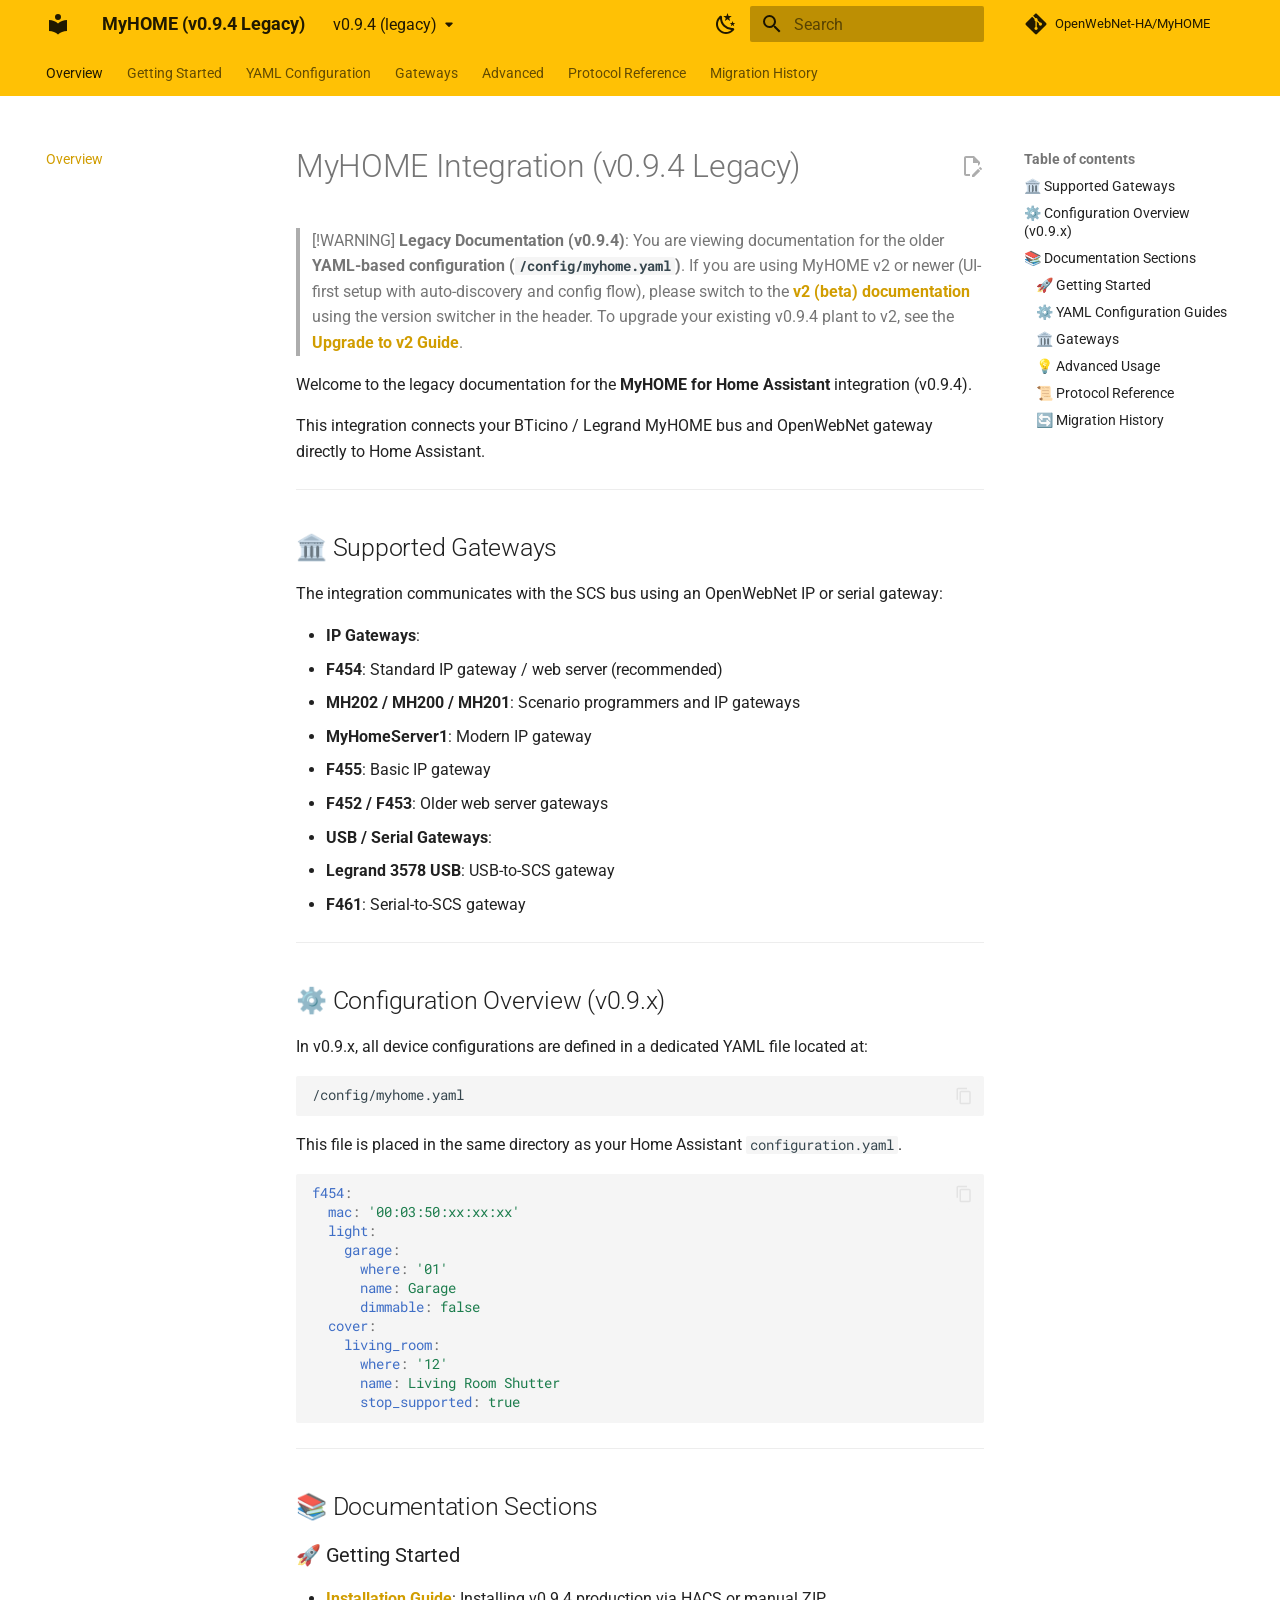
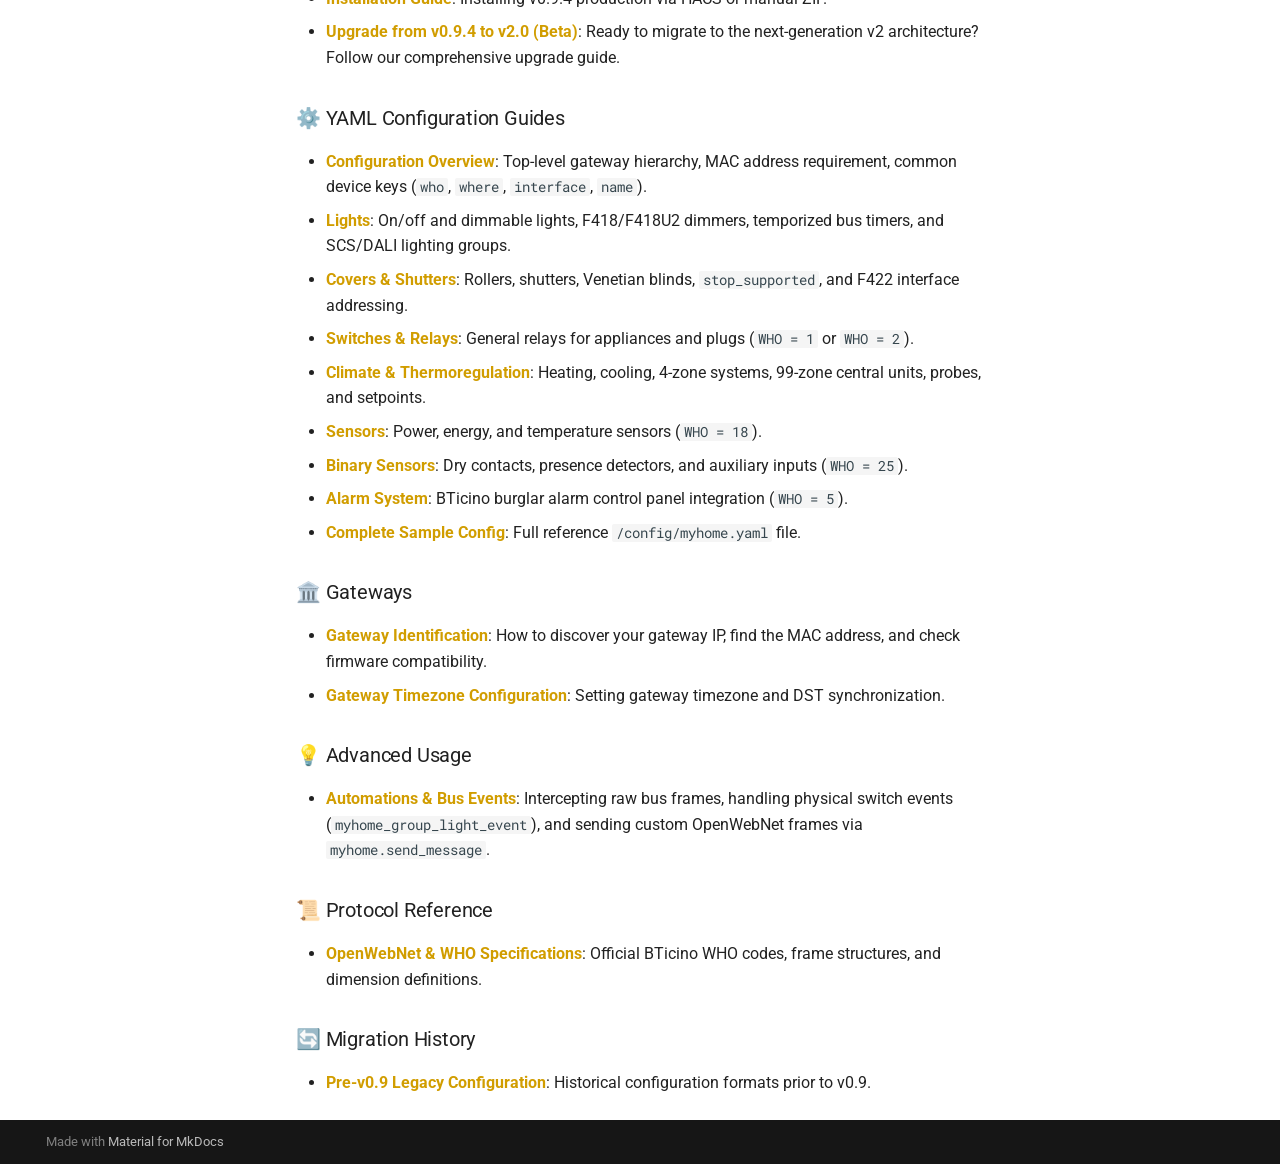
<file: 0.9.4/index.html>
<!doctype html>
<html lang="en" class="no-js">
  <head>
    
      <meta charset="utf-8">
      <meta name="viewport" content="width=device-width,initial-scale=1">
      
        <meta name="description" content="Legacy YAML configuration documentation for the MyHOME v0.9.4 Home Assistant integration.">
      
      
      
        <link rel="canonical" href="https://openwebnet-ha.github.io/MyHOME/0.9.4/">
      
      
      
        <link rel="next" href="getting-started/installation/">
      
      
        
      
      
      <link rel="icon" href="assets/images/favicon.png">
      <meta name="generator" content="mkdocs-1.6.1, mkdocs-material-9.8.0">
    
    
      
        <title>MyHOME (v0.9.4 Legacy)</title>
      
    
    
      <link rel="stylesheet" href="assets/stylesheets/main.57a0d79d.min.css">
      
        
        <link rel="stylesheet" href="assets/stylesheets/palette.fb2fffe2.min.css">
      
      


    
    
      
    
    
      
        
        
        <link rel="preconnect" href="https://fonts.gstatic.com" crossorigin>
        <link rel="stylesheet" href="https://fonts.googleapis.com/css?family=Roboto:300,300i,400,400i,700,700i%7CRoboto+Mono:400,400i,700,700i&display=fallback">
        <style>:root{--md-text-font:"Roboto";--md-code-font:"Roboto Mono"}</style>
      
    
    
    <script>__md_scope=new URL(".",location),__md_hash=e=>[...e].reduce(((e,_)=>(e<<5)-e+_.charCodeAt(0)),0),__md_get=(e,_=localStorage,t=__md_scope)=>JSON.parse(_.getItem(t.pathname+"."+e)),__md_set=(e,_,t=localStorage,a=__md_scope)=>{try{t.setItem(a.pathname+"."+e,JSON.stringify(_))}catch(e){}}</script>
    
      

    
    
  </head>
  
  
    
    
      
    
    
    
    
    <body dir="ltr" data-md-color-scheme="default" data-md-color-primary="amber" data-md-color-accent="teal">
  
    
    <input class="md-toggle" data-md-toggle="drawer" type="checkbox" id="__drawer" autocomplete="off">
    <input class="md-toggle" data-md-toggle="search" type="checkbox" id="__search" autocomplete="off">
    <label class="md-overlay" for="__drawer"></label>
    <div data-md-component="skip">
      
        
        <a href="#myhome-integration-v094-legacy" class="md-skip">
          Skip to content
        </a>
      
    </div>
    <div data-md-component="announce">
      
    </div>
    
      <div data-md-color-scheme="default" data-md-component="outdated" hidden>
        
      </div>
    
    
      

<header class="md-header" data-md-component="header">
  <nav class="md-header__inner md-grid" aria-label="Header">
    <a href="." title="MyHOME (v0.9.4 Legacy)" class="md-header__button md-logo" aria-label="MyHOME (v0.9.4 Legacy)" data-md-component="logo">
      
  
  <svg xmlns="http://www.w3.org/2000/svg" viewBox="0 0 24 24"><path d="M12 8a3 3 0 0 0 3-3 3 3 0 0 0-3-3 3 3 0 0 0-3 3 3 3 0 0 0 3 3m0 3.54C9.64 9.35 6.5 8 3 8v11c3.5 0 6.64 1.35 9 3.54 2.36-2.19 5.5-3.54 9-3.54V8c-3.5 0-6.64 1.35-9 3.54"/></svg>

    </a>
    <label class="md-header__button md-icon" for="__drawer">
      
      <svg xmlns="http://www.w3.org/2000/svg" viewBox="0 0 24 24"><path d="M3 6h18v2H3zm0 5h18v2H3zm0 5h18v2H3z"/></svg>
    </label>
    <div class="md-header__title" data-md-component="header-title">
      <div class="md-header__ellipsis">
        <div class="md-header__topic">
          <span class="md-ellipsis">
            MyHOME (v0.9.4 Legacy)
          </span>
        </div>
        <div class="md-header__topic" data-md-component="header-topic">
          <span class="md-ellipsis">
            
              Overview
            
          </span>
        </div>
      </div>
    </div>
    
      
        <form class="md-header__option" data-md-component="palette">
  
    
    
    
    <input class="md-option" data-md-color-media="" data-md-color-scheme="default" data-md-color-primary="amber" data-md-color-accent="teal"  aria-label="Switch to dark mode"  type="radio" name="__palette" id="__palette_0">
    
      <label class="md-header__button md-icon" title="Switch to dark mode" for="__palette_1" hidden>
        <svg xmlns="http://www.w3.org/2000/svg" viewBox="0 0 24 24"><path d="m17.75 4.09-2.53 1.94.91 3.06-2.63-1.81-2.63 1.81.91-3.06-2.53-1.94L12.44 4l1.06-3 1.06 3zm3.5 6.91-1.64 1.25.59 1.98-1.7-1.17-1.7 1.17.59-1.98L15.75 11l2.06-.05L18.5 9l.69 1.95zm-2.28 4.95c.83-.08 1.72 1.1 1.19 1.85-.32.45-.66.87-1.08 1.27C15.17 23 8.84 23 4.94 19.07c-3.91-3.9-3.91-10.24 0-14.14.4-.4.82-.76 1.27-1.08.75-.53 1.93.36 1.85 1.19-.27 2.86.69 5.83 2.89 8.02a9.96 9.96 0 0 0 8.02 2.89m-1.64 2.02a12.08 12.08 0 0 1-7.8-3.47c-2.17-2.19-3.33-5-3.49-7.82-2.81 3.14-2.7 7.96.31 10.98 3.02 3.01 7.84 3.12 10.98.31"/></svg>
      </label>
    
  
    
    
    
    <input class="md-option" data-md-color-media="" data-md-color-scheme="slate" data-md-color-primary="amber" data-md-color-accent="teal"  aria-label="Switch to light mode"  type="radio" name="__palette" id="__palette_1">
    
      <label class="md-header__button md-icon" title="Switch to light mode" for="__palette_0" hidden>
        <svg xmlns="http://www.w3.org/2000/svg" viewBox="0 0 24 24"><path d="M12 7a5 5 0 0 1 5 5 5 5 0 0 1-5 5 5 5 0 0 1-5-5 5 5 0 0 1 5-5m0 2a3 3 0 0 0-3 3 3 3 0 0 0 3 3 3 3 0 0 0 3-3 3 3 0 0 0-3-3m0-7 2.39 3.42C13.65 5.15 12.84 5 12 5s-1.65.15-2.39.42zM3.34 7l4.16-.35A7.2 7.2 0 0 0 5.94 8.5c-.44.74-.69 1.5-.83 2.29zm.02 10 1.76-3.77a7.131 7.131 0 0 0 2.38 4.14zM20.65 7l-1.77 3.79a7.02 7.02 0 0 0-2.38-4.15zm-.01 10-4.14.36c.59-.51 1.12-1.14 1.54-1.86.42-.73.69-1.5.83-2.29zM12 22l-2.41-3.44c.74.27 1.55.44 2.41.44.82 0 1.63-.17 2.37-.44z"/></svg>
      </label>
    
  
</form>
      
    
    
      <script>var palette=__md_get("__palette");if(palette&&palette.color){if("(prefers-color-scheme)"===palette.color.media){var media=matchMedia("(prefers-color-scheme: light)"),input=document.querySelector(media.matches?"[data-md-color-media='(prefers-color-scheme: light)']":"[data-md-color-media='(prefers-color-scheme: dark)']");palette.color.media=input.getAttribute("data-md-color-media"),palette.color.scheme=input.getAttribute("data-md-color-scheme"),palette.color.primary=input.getAttribute("data-md-color-primary"),palette.color.accent=input.getAttribute("data-md-color-accent")}for(var[key,value]of Object.entries(palette.color))document.body.setAttribute("data-md-color-"+key,value)}</script>
    
    
    
      
      
        <label class="md-header__button md-icon" for="__search">
          
          <svg xmlns="http://www.w3.org/2000/svg" viewBox="0 0 24 24"><path d="M9.5 3A6.5 6.5 0 0 1 16 9.5c0 1.61-.59 3.09-1.56 4.23l.27.27h.79l5 5-1.5 1.5-5-5v-.79l-.27-.27A6.52 6.52 0 0 1 9.5 16 6.5 6.5 0 0 1 3 9.5 6.5 6.5 0 0 1 9.5 3m0 2C7 5 5 7 5 9.5S7 14 9.5 14 14 12 14 9.5 12 5 9.5 5"/></svg>
        </label>
        <div class="md-search" data-md-component="search" role="dialog">
  <label class="md-search__overlay" for="__search"></label>
  <div class="md-search__inner" role="search">
    <form class="md-search__form" name="search">
      <input type="text" class="md-search__input" name="query" aria-label="Search" placeholder="Search" autocapitalize="off" autocorrect="off" autocomplete="off" spellcheck="false" data-md-component="search-query" required>
      <label class="md-search__icon md-icon" for="__search">
        
        <svg xmlns="http://www.w3.org/2000/svg" viewBox="0 0 24 24"><path d="M9.5 3A6.5 6.5 0 0 1 16 9.5c0 1.61-.59 3.09-1.56 4.23l.27.27h.79l5 5-1.5 1.5-5-5v-.79l-.27-.27A6.52 6.52 0 0 1 9.5 16 6.5 6.5 0 0 1 3 9.5 6.5 6.5 0 0 1 9.5 3m0 2C7 5 5 7 5 9.5S7 14 9.5 14 14 12 14 9.5 12 5 9.5 5"/></svg>
        
        <svg xmlns="http://www.w3.org/2000/svg" viewBox="0 0 24 24"><path d="M20 11v2H8l5.5 5.5-1.42 1.42L4.16 12l7.92-7.92L13.5 5.5 8 11z"/></svg>
      </label>
      <nav class="md-search__options" aria-label="Search">
        
        <button type="reset" class="md-search__icon md-icon" title="Clear" aria-label="Clear" tabindex="-1">
          
          <svg xmlns="http://www.w3.org/2000/svg" viewBox="0 0 24 24"><path d="M19 6.41 17.59 5 12 10.59 6.41 5 5 6.41 10.59 12 5 17.59 6.41 19 12 13.41 17.59 19 19 17.59 13.41 12z"/></svg>
        </button>
      </nav>
      
        <div class="md-search__suggest" data-md-component="search-suggest"></div>
      
    </form>
    <div class="md-search__output">
      <div class="md-search__scrollwrap" tabindex="0" data-md-scrollfix>
        <div class="md-search-result" data-md-component="search-result">
          <div class="md-search-result__meta">
            Initializing search
          </div>
          <ol class="md-search-result__list" role="presentation"></ol>
        </div>
      </div>
    </div>
  </div>
</div>
      
    
    
      <div class="md-header__source">
        <a href="https://github.com/OpenWebNet-HA/MyHOME" title="Go to repository" class="md-source" data-md-component="source">
  <div class="md-source__icon md-icon">
    
    <svg xmlns="http://www.w3.org/2000/svg" viewBox="0 0 448 512"><!--! Font Awesome Free 7.1.0 by @fontawesome - https://fontawesome.com License - https://fontawesome.com/license/free (Icons: CC BY 4.0, Fonts: SIL OFL 1.1, Code: MIT License) Copyright 2025 Fonticons, Inc.--><path d="M439.6 236.1 244 40.5c-5.4-5.5-12.8-8.5-20.4-8.5s-15 3-20.4 8.4L162.5 81l51.5 51.5c27.1-9.1 52.7 16.8 43.4 43.7l49.7 49.7c34.2-11.8 61.2 31 35.5 56.7-26.5 26.5-70.2-2.9-56-37.3L240.3 199v121.9c25.3 12.5 22.3 41.8 9.1 55-6.4 6.4-15.2 10.1-24.3 10.1s-17.8-3.6-24.3-10.1c-17.6-17.6-11.1-46.9 11.2-56v-123c-20.8-8.5-24.6-30.7-18.6-45L142.6 101 8.5 235.1C3 240.6 0 247.9 0 255.5s3 15 8.5 20.4l195.6 195.7c5.4 5.4 12.7 8.4 20.4 8.4s15-3 20.4-8.4l194.7-194.7c5.4-5.4 8.4-12.8 8.4-20.4s-3-15-8.4-20.4"/></svg>
  </div>
  <div class="md-source__repository">
    OpenWebNet-HA/MyHOME
  </div>
</a>
      </div>
    
  </nav>
  
</header>
    
    <div class="md-container" data-md-component="container">
      
      
        
          
            
<nav class="md-tabs" aria-label="Tabs" data-md-component="tabs">
  <div class="md-grid">
    <ul class="md-tabs__list">
      
        
  
  
  
    
  
  
    <li class="md-tabs__item md-tabs__item--active">
      <a href="." class="md-tabs__link">
        
  
  
    
  
  Overview

      </a>
    </li>
  

      
        
  
  
  
  
    
    
      <li class="md-tabs__item">
        <a href="getting-started/installation/" class="md-tabs__link">
          
  
  
  Getting Started

        </a>
      </li>
    
  

      
        
  
  
  
  
    
    
      <li class="md-tabs__item">
        <a href="configuration/" class="md-tabs__link">
          
  
  
  YAML Configuration

        </a>
      </li>
    
  

      
        
  
  
  
  
    
    
      <li class="md-tabs__item">
        <a href="gateways/identification/" class="md-tabs__link">
          
  
  
  Gateways

        </a>
      </li>
    
  

      
        
  
  
  
  
    
    
      <li class="md-tabs__item">
        <a href="advanced/advanced-uses/" class="md-tabs__link">
          
  
  
  Advanced

        </a>
      </li>
    
  

      
        
  
  
  
  
    
    
      <li class="md-tabs__item">
        <a href="protocol/who-specifications/" class="md-tabs__link">
          
  
  
  Protocol Reference

        </a>
      </li>
    
  

      
        
  
  
  
  
    
    
      <li class="md-tabs__item">
        <a href="migration/legacy-pre-v09/" class="md-tabs__link">
          
  
  
  Migration History

        </a>
      </li>
    
  

      
    </ul>
  </div>
</nav>
          
        
      
      <main class="md-main" data-md-component="main">
        <div class="md-main__inner md-grid">
          
            
              
              <div class="md-sidebar md-sidebar--primary" data-md-component="sidebar" data-md-type="navigation" >
                <div class="md-sidebar__scrollwrap">
                  <div class="md-sidebar__inner">
                    


  


<nav class="md-nav md-nav--primary md-nav--lifted" aria-label="Navigation" data-md-level="0">
  <label class="md-nav__title" for="__drawer">
    <a href="." title="MyHOME (v0.9.4 Legacy)" class="md-nav__button md-logo" aria-label="MyHOME (v0.9.4 Legacy)" data-md-component="logo">
      
  
  <svg xmlns="http://www.w3.org/2000/svg" viewBox="0 0 24 24"><path d="M12 8a3 3 0 0 0 3-3 3 3 0 0 0-3-3 3 3 0 0 0-3 3 3 3 0 0 0 3 3m0 3.54C9.64 9.35 6.5 8 3 8v11c3.5 0 6.64 1.35 9 3.54 2.36-2.19 5.5-3.54 9-3.54V8c-3.5 0-6.64 1.35-9 3.54"/></svg>

    </a>
    MyHOME (v0.9.4 Legacy)
  </label>
  
    <div class="md-nav__source">
      <a href="https://github.com/OpenWebNet-HA/MyHOME" title="Go to repository" class="md-source" data-md-component="source">
  <div class="md-source__icon md-icon">
    
    <svg xmlns="http://www.w3.org/2000/svg" viewBox="0 0 448 512"><!--! Font Awesome Free 7.1.0 by @fontawesome - https://fontawesome.com License - https://fontawesome.com/license/free (Icons: CC BY 4.0, Fonts: SIL OFL 1.1, Code: MIT License) Copyright 2025 Fonticons, Inc.--><path d="M439.6 236.1 244 40.5c-5.4-5.5-12.8-8.5-20.4-8.5s-15 3-20.4 8.4L162.5 81l51.5 51.5c27.1-9.1 52.7 16.8 43.4 43.7l49.7 49.7c34.2-11.8 61.2 31 35.5 56.7-26.5 26.5-70.2-2.9-56-37.3L240.3 199v121.9c25.3 12.5 22.3 41.8 9.1 55-6.4 6.4-15.2 10.1-24.3 10.1s-17.8-3.6-24.3-10.1c-17.6-17.6-11.1-46.9 11.2-56v-123c-20.8-8.5-24.6-30.7-18.6-45L142.6 101 8.5 235.1C3 240.6 0 247.9 0 255.5s3 15 8.5 20.4l195.6 195.7c5.4 5.4 12.7 8.4 20.4 8.4s15-3 20.4-8.4l194.7-194.7c5.4-5.4 8.4-12.8 8.4-20.4s-3-15-8.4-20.4"/></svg>
  </div>
  <div class="md-source__repository">
    OpenWebNet-HA/MyHOME
  </div>
</a>
    </div>
  
  <ul class="md-nav__list" data-md-scrollfix>
    
      
      
  
  
    
  
  
  
    <li class="md-nav__item md-nav__item--active">
      
      <input class="md-nav__toggle md-toggle" type="checkbox" id="__toc">
      
      
        
      
      
        <label class="md-nav__link md-nav__link--active" for="__toc">
          
  
  
  <span class="md-ellipsis">
    
  
    Overview
  

    
  </span>
  
  

          <span class="md-nav__icon md-icon"></span>
        </label>
      
      <a href="." class="md-nav__link md-nav__link--active">
        
  
  
  <span class="md-ellipsis">
    
  
    Overview
  

    
  </span>
  
  

      </a>
      
        

<nav class="md-nav md-nav--secondary" aria-label="Table of contents">
  
  
  
    
  
  
    <label class="md-nav__title" for="__toc">
      <span class="md-nav__icon md-icon"></span>
      Table of contents
    </label>
    <ul class="md-nav__list" data-md-component="toc" data-md-scrollfix>
      
        <li class="md-nav__item">
  <a href="#supported-gateways" class="md-nav__link">
    <span class="md-ellipsis">
      
        🏛️ Supported Gateways
      
    </span>
  </a>
  
</li>
      
        <li class="md-nav__item">
  <a href="#configuration-overview-v09x" class="md-nav__link">
    <span class="md-ellipsis">
      
        ⚙️ Configuration Overview (v0.9.x)
      
    </span>
  </a>
  
</li>
      
        <li class="md-nav__item">
  <a href="#documentation-sections" class="md-nav__link">
    <span class="md-ellipsis">
      
        📚 Documentation Sections
      
    </span>
  </a>
  
    <nav class="md-nav" aria-label="📚 Documentation Sections">
      <ul class="md-nav__list">
        
          <li class="md-nav__item">
  <a href="#getting-started" class="md-nav__link">
    <span class="md-ellipsis">
      
        🚀 Getting Started
      
    </span>
  </a>
  
</li>
        
          <li class="md-nav__item">
  <a href="#yaml-configuration-guides" class="md-nav__link">
    <span class="md-ellipsis">
      
        ⚙️ YAML Configuration Guides
      
    </span>
  </a>
  
</li>
        
          <li class="md-nav__item">
  <a href="#gateways" class="md-nav__link">
    <span class="md-ellipsis">
      
        🏛️ Gateways
      
    </span>
  </a>
  
</li>
        
          <li class="md-nav__item">
  <a href="#advanced-usage" class="md-nav__link">
    <span class="md-ellipsis">
      
        💡 Advanced Usage
      
    </span>
  </a>
  
</li>
        
          <li class="md-nav__item">
  <a href="#protocol-reference" class="md-nav__link">
    <span class="md-ellipsis">
      
        📜 Protocol Reference
      
    </span>
  </a>
  
</li>
        
          <li class="md-nav__item">
  <a href="#migration-history" class="md-nav__link">
    <span class="md-ellipsis">
      
        🔄 Migration History
      
    </span>
  </a>
  
</li>
        
      </ul>
    </nav>
  
</li>
      
    </ul>
  
</nav>
      
    </li>
  

    
      
      
  
  
  
  
    
    
    
    
      
      
        
      
    
    
    <li class="md-nav__item md-nav__item--nested">
      
        
        
          
        
        <input class="md-nav__toggle md-toggle md-toggle--indeterminate" type="checkbox" id="__nav_2" >
        
          
          <label class="md-nav__link" for="__nav_2" id="__nav_2_label" tabindex="0">
            
  
  
  <span class="md-ellipsis">
    
  
    Getting Started
  

    
  </span>
  
  

            <span class="md-nav__icon md-icon"></span>
          </label>
        
        <nav class="md-nav" data-md-level="1" aria-labelledby="__nav_2_label" aria-expanded="false">
          <label class="md-nav__title" for="__nav_2">
            <span class="md-nav__icon md-icon"></span>
            
  
    Getting Started
  

          </label>
          <ul class="md-nav__list" data-md-scrollfix>
            
              
                
  
  
  
  
    <li class="md-nav__item">
      <a href="getting-started/installation/" class="md-nav__link">
        
  
  
  <span class="md-ellipsis">
    
  
    Installation
  

    
  </span>
  
  

      </a>
    </li>
  

              
            
          </ul>
        </nav>
      
    </li>
  

    
      
      
  
  
  
  
    
    
    
    
      
      
        
      
    
    
    <li class="md-nav__item md-nav__item--nested">
      
        
        
          
        
        <input class="md-nav__toggle md-toggle md-toggle--indeterminate" type="checkbox" id="__nav_3" >
        
          
          <label class="md-nav__link" for="__nav_3" id="__nav_3_label" tabindex="0">
            
  
  
  <span class="md-ellipsis">
    
  
    YAML Configuration
  

    
  </span>
  
  

            <span class="md-nav__icon md-icon"></span>
          </label>
        
        <nav class="md-nav" data-md-level="1" aria-labelledby="__nav_3_label" aria-expanded="false">
          <label class="md-nav__title" for="__nav_3">
            <span class="md-nav__icon md-icon"></span>
            
  
    YAML Configuration
  

          </label>
          <ul class="md-nav__list" data-md-scrollfix>
            
              
                
  
  
  
  
    <li class="md-nav__item">
      <a href="configuration/" class="md-nav__link">
        
  
  
  <span class="md-ellipsis">
    
  
    Configuration Overview
  

    
  </span>
  
  

      </a>
    </li>
  

              
            
              
                
  
  
  
  
    <li class="md-nav__item">
      <a href="configuration/lights/" class="md-nav__link">
        
  
  
  <span class="md-ellipsis">
    
  
    Lights
  

    
  </span>
  
  

      </a>
    </li>
  

              
            
              
                
  
  
  
  
    <li class="md-nav__item">
      <a href="configuration/covers/" class="md-nav__link">
        
  
  
  <span class="md-ellipsis">
    
  
    Covers & Shutters
  

    
  </span>
  
  

      </a>
    </li>
  

              
            
              
                
  
  
  
  
    <li class="md-nav__item">
      <a href="configuration/switches/" class="md-nav__link">
        
  
  
  <span class="md-ellipsis">
    
  
    Switches & Relays
  

    
  </span>
  
  

      </a>
    </li>
  

              
            
              
                
  
  
  
  
    <li class="md-nav__item">
      <a href="configuration/climate/" class="md-nav__link">
        
  
  
  <span class="md-ellipsis">
    
  
    Climate & Thermoregulation
  

    
  </span>
  
  

      </a>
    </li>
  

              
            
              
                
  
  
  
  
    <li class="md-nav__item">
      <a href="configuration/sensors/" class="md-nav__link">
        
  
  
  <span class="md-ellipsis">
    
  
    Sensors (Energy & Temp)
  

    
  </span>
  
  

      </a>
    </li>
  

              
            
              
                
  
  
  
  
    <li class="md-nav__item">
      <a href="configuration/binary-sensors/" class="md-nav__link">
        
  
  
  <span class="md-ellipsis">
    
  
    Binary Sensors (Contacts)
  

    
  </span>
  
  

      </a>
    </li>
  

              
            
              
                
  
  
  
  
    <li class="md-nav__item">
      <a href="configuration/alarm/" class="md-nav__link">
        
  
  
  <span class="md-ellipsis">
    
  
    Alarm System
  

    
  </span>
  
  

      </a>
    </li>
  

              
            
              
                
  
  
  
  
    <li class="md-nav__item">
      <a href="configuration/sample-config/" class="md-nav__link">
        
  
  
  <span class="md-ellipsis">
    
  
    Complete Sample myhome.yaml
  

    
  </span>
  
  

      </a>
    </li>
  

              
            
          </ul>
        </nav>
      
    </li>
  

    
      
      
  
  
  
  
    
    
    
    
      
      
        
      
    
    
    <li class="md-nav__item md-nav__item--nested">
      
        
        
          
        
        <input class="md-nav__toggle md-toggle md-toggle--indeterminate" type="checkbox" id="__nav_4" >
        
          
          <label class="md-nav__link" for="__nav_4" id="__nav_4_label" tabindex="0">
            
  
  
  <span class="md-ellipsis">
    
  
    Gateways
  

    
  </span>
  
  

            <span class="md-nav__icon md-icon"></span>
          </label>
        
        <nav class="md-nav" data-md-level="1" aria-labelledby="__nav_4_label" aria-expanded="false">
          <label class="md-nav__title" for="__nav_4">
            <span class="md-nav__icon md-icon"></span>
            
  
    Gateways
  

          </label>
          <ul class="md-nav__list" data-md-scrollfix>
            
              
                
  
  
  
  
    <li class="md-nav__item">
      <a href="gateways/identification/" class="md-nav__link">
        
  
  
  <span class="md-ellipsis">
    
  
    Gateway Identification
  

    
  </span>
  
  

      </a>
    </li>
  

              
            
              
                
  
  
  
  
    <li class="md-nav__item">
      <a href="gateways/timezone/" class="md-nav__link">
        
  
  
  <span class="md-ellipsis">
    
  
    Gateway Timezone
  

    
  </span>
  
  

      </a>
    </li>
  

              
            
          </ul>
        </nav>
      
    </li>
  

    
      
      
  
  
  
  
    
    
    
    
      
      
        
      
    
    
    <li class="md-nav__item md-nav__item--nested">
      
        
        
          
        
        <input class="md-nav__toggle md-toggle md-toggle--indeterminate" type="checkbox" id="__nav_5" >
        
          
          <label class="md-nav__link" for="__nav_5" id="__nav_5_label" tabindex="0">
            
  
  
  <span class="md-ellipsis">
    
  
    Advanced
  

    
  </span>
  
  

            <span class="md-nav__icon md-icon"></span>
          </label>
        
        <nav class="md-nav" data-md-level="1" aria-labelledby="__nav_5_label" aria-expanded="false">
          <label class="md-nav__title" for="__nav_5">
            <span class="md-nav__icon md-icon"></span>
            
  
    Advanced
  

          </label>
          <ul class="md-nav__list" data-md-scrollfix>
            
              
                
  
  
  
  
    <li class="md-nav__item">
      <a href="advanced/advanced-uses/" class="md-nav__link">
        
  
  
  <span class="md-ellipsis">
    
  
    Automations & Bus Events
  

    
  </span>
  
  

      </a>
    </li>
  

              
            
          </ul>
        </nav>
      
    </li>
  

    
      
      
  
  
  
  
    
    
    
    
      
      
        
      
    
    
    <li class="md-nav__item md-nav__item--nested">
      
        
        
          
        
        <input class="md-nav__toggle md-toggle md-toggle--indeterminate" type="checkbox" id="__nav_6" >
        
          
          <label class="md-nav__link" for="__nav_6" id="__nav_6_label" tabindex="0">
            
  
  
  <span class="md-ellipsis">
    
  
    Protocol Reference
  

    
  </span>
  
  

            <span class="md-nav__icon md-icon"></span>
          </label>
        
        <nav class="md-nav" data-md-level="1" aria-labelledby="__nav_6_label" aria-expanded="false">
          <label class="md-nav__title" for="__nav_6">
            <span class="md-nav__icon md-icon"></span>
            
  
    Protocol Reference
  

          </label>
          <ul class="md-nav__list" data-md-scrollfix>
            
              
                
  
  
  
  
    <li class="md-nav__item">
      <a href="protocol/who-specifications/" class="md-nav__link">
        
  
  
  <span class="md-ellipsis">
    
  
    OpenWebNet & WHO Specs
  

    
  </span>
  
  

      </a>
    </li>
  

              
            
          </ul>
        </nav>
      
    </li>
  

    
      
      
  
  
  
  
    
    
    
    
      
      
        
      
    
    
    <li class="md-nav__item md-nav__item--nested">
      
        
        
          
        
        <input class="md-nav__toggle md-toggle md-toggle--indeterminate" type="checkbox" id="__nav_7" >
        
          
          <label class="md-nav__link" for="__nav_7" id="__nav_7_label" tabindex="0">
            
  
  
  <span class="md-ellipsis">
    
  
    Migration History
  

    
  </span>
  
  

            <span class="md-nav__icon md-icon"></span>
          </label>
        
        <nav class="md-nav" data-md-level="1" aria-labelledby="__nav_7_label" aria-expanded="false">
          <label class="md-nav__title" for="__nav_7">
            <span class="md-nav__icon md-icon"></span>
            
  
    Migration History
  

          </label>
          <ul class="md-nav__list" data-md-scrollfix>
            
              
                
  
  
  
  
    <li class="md-nav__item">
      <a href="migration/legacy-pre-v09/" class="md-nav__link">
        
  
  
  <span class="md-ellipsis">
    
  
    Pre-v0.9 Legacy Config
  

    
  </span>
  
  

      </a>
    </li>
  

              
            
          </ul>
        </nav>
      
    </li>
  

    
  </ul>
</nav>
                  </div>
                </div>
              </div>
            
            
              
              <div class="md-sidebar md-sidebar--secondary" data-md-component="sidebar" data-md-type="toc" >
                <div class="md-sidebar__scrollwrap">
                  <div class="md-sidebar__inner">
                    

<nav class="md-nav md-nav--secondary" aria-label="Table of contents">
  
  
  
    
  
  
    <label class="md-nav__title" for="__toc">
      <span class="md-nav__icon md-icon"></span>
      Table of contents
    </label>
    <ul class="md-nav__list" data-md-component="toc" data-md-scrollfix>
      
        <li class="md-nav__item">
  <a href="#supported-gateways" class="md-nav__link">
    <span class="md-ellipsis">
      
        🏛️ Supported Gateways
      
    </span>
  </a>
  
</li>
      
        <li class="md-nav__item">
  <a href="#configuration-overview-v09x" class="md-nav__link">
    <span class="md-ellipsis">
      
        ⚙️ Configuration Overview (v0.9.x)
      
    </span>
  </a>
  
</li>
      
        <li class="md-nav__item">
  <a href="#documentation-sections" class="md-nav__link">
    <span class="md-ellipsis">
      
        📚 Documentation Sections
      
    </span>
  </a>
  
    <nav class="md-nav" aria-label="📚 Documentation Sections">
      <ul class="md-nav__list">
        
          <li class="md-nav__item">
  <a href="#getting-started" class="md-nav__link">
    <span class="md-ellipsis">
      
        🚀 Getting Started
      
    </span>
  </a>
  
</li>
        
          <li class="md-nav__item">
  <a href="#yaml-configuration-guides" class="md-nav__link">
    <span class="md-ellipsis">
      
        ⚙️ YAML Configuration Guides
      
    </span>
  </a>
  
</li>
        
          <li class="md-nav__item">
  <a href="#gateways" class="md-nav__link">
    <span class="md-ellipsis">
      
        🏛️ Gateways
      
    </span>
  </a>
  
</li>
        
          <li class="md-nav__item">
  <a href="#advanced-usage" class="md-nav__link">
    <span class="md-ellipsis">
      
        💡 Advanced Usage
      
    </span>
  </a>
  
</li>
        
          <li class="md-nav__item">
  <a href="#protocol-reference" class="md-nav__link">
    <span class="md-ellipsis">
      
        📜 Protocol Reference
      
    </span>
  </a>
  
</li>
        
          <li class="md-nav__item">
  <a href="#migration-history" class="md-nav__link">
    <span class="md-ellipsis">
      
        🔄 Migration History
      
    </span>
  </a>
  
</li>
        
      </ul>
    </nav>
  
</li>
      
    </ul>
  
</nav>
                  </div>
                </div>
              </div>
            
          
          
            <div class="md-content" data-md-component="content">
              
              <article class="md-content__inner md-typeset">
                
                  


  
    <a href="https://github.com/OpenWebNet-HA/MyHOME/edit/v2-phase1-architecture/docs-v0.9/index.md" title="Edit this page" class="md-content__button md-icon" rel="edit">
      
      <svg xmlns="http://www.w3.org/2000/svg" viewBox="0 0 24 24"><path d="M10 20H6V4h7v5h5v3.1l2-2V8l-6-6H6c-1.1 0-2 .9-2 2v16c0 1.1.9 2 2 2h4zm10.2-7c.1 0 .3.1.4.2l1.3 1.3c.2.2.2.6 0 .8l-1 1-2.1-2.1 1-1c.1-.1.2-.2.4-.2m0 3.9L14.1 23H12v-2.1l6.1-6.1z"/></svg>
    </a>
  
  


<h1 id="myhome-integration-v094-legacy">MyHOME Integration (v0.9.4 Legacy)<a class="headerlink" href="#myhome-integration-v094-legacy" title="Permanent link">&para;</a></h1>
<blockquote>
<p>[!WARNING]
<strong>Legacy Documentation (v0.9.4)</strong>: You are viewing documentation for the older <strong>YAML-based configuration (<code>/config/myhome.yaml</code>)</strong>.
If you are using MyHOME v2 or newer (UI-first setup with auto-discovery and config flow), please switch to the <a href="../beta/"><strong>v2 (beta) documentation</strong></a> using the version switcher in the header.
To upgrade your existing v0.9.4 plant to v2, see the <a href="../beta/migration/upgrade-from-094/"><strong>Upgrade to v2 Guide</strong></a>.</p>
</blockquote>
<p>Welcome to the legacy documentation for the <strong>MyHOME for Home Assistant</strong> integration (v0.9.4).</p>
<p>This integration connects your BTicino / Legrand MyHOME bus and OpenWebNet gateway directly to Home Assistant.</p>
<hr />
<h2 id="supported-gateways">🏛️ Supported Gateways<a class="headerlink" href="#supported-gateways" title="Permanent link">&para;</a></h2>
<p>The integration communicates with the SCS bus using an OpenWebNet IP or serial gateway:</p>
<ul>
<li><strong>IP Gateways</strong>:</li>
<li><strong>F454</strong>: Standard IP gateway / web server (recommended)</li>
<li><strong>MH202 / MH200 / MH201</strong>: Scenario programmers and IP gateways</li>
<li><strong>MyHomeServer1</strong>: Modern IP gateway</li>
<li><strong>F455</strong>: Basic IP gateway</li>
<li><strong>F452 / F453</strong>: Older web server gateways</li>
<li><strong>USB / Serial Gateways</strong>:</li>
<li><strong>Legrand 3578 USB</strong>: USB-to-SCS gateway</li>
<li><strong>F461</strong>: Serial-to-SCS gateway</li>
</ul>
<hr />
<h2 id="configuration-overview-v09x">⚙️ Configuration Overview (v0.9.x)<a class="headerlink" href="#configuration-overview-v09x" title="Permanent link">&para;</a></h2>
<p>In v0.9.x, all device configurations are defined in a dedicated YAML file located at:</p>
<div class="language-text highlight"><pre><span></span><code><span id="__span-0-1"><a id="__codelineno-0-1" name="__codelineno-0-1" href="#__codelineno-0-1"></a>/config/myhome.yaml
</span></code></pre></div>
<p>This file is placed in the same directory as your Home Assistant <code>configuration.yaml</code>.</p>
<div class="language-yaml highlight"><pre><span></span><code><span id="__span-1-1"><a id="__codelineno-1-1" name="__codelineno-1-1" href="#__codelineno-1-1"></a><span class="nt">f454</span><span class="p">:</span>
</span><span id="__span-1-2"><a id="__codelineno-1-2" name="__codelineno-1-2" href="#__codelineno-1-2"></a><span class="w">  </span><span class="nt">mac</span><span class="p">:</span><span class="w"> </span><span class="s">'00:03:50:xx:xx:xx'</span>
</span><span id="__span-1-3"><a id="__codelineno-1-3" name="__codelineno-1-3" href="#__codelineno-1-3"></a><span class="w">  </span><span class="nt">light</span><span class="p">:</span>
</span><span id="__span-1-4"><a id="__codelineno-1-4" name="__codelineno-1-4" href="#__codelineno-1-4"></a><span class="w">    </span><span class="nt">garage</span><span class="p">:</span>
</span><span id="__span-1-5"><a id="__codelineno-1-5" name="__codelineno-1-5" href="#__codelineno-1-5"></a><span class="w">      </span><span class="nt">where</span><span class="p">:</span><span class="w"> </span><span class="s">'01'</span>
</span><span id="__span-1-6"><a id="__codelineno-1-6" name="__codelineno-1-6" href="#__codelineno-1-6"></a><span class="w">      </span><span class="nt">name</span><span class="p">:</span><span class="w"> </span><span class="l l-Scalar l-Scalar-Plain">Garage</span>
</span><span id="__span-1-7"><a id="__codelineno-1-7" name="__codelineno-1-7" href="#__codelineno-1-7"></a><span class="w">      </span><span class="nt">dimmable</span><span class="p">:</span><span class="w"> </span><span class="l l-Scalar l-Scalar-Plain">false</span>
</span><span id="__span-1-8"><a id="__codelineno-1-8" name="__codelineno-1-8" href="#__codelineno-1-8"></a><span class="w">  </span><span class="nt">cover</span><span class="p">:</span>
</span><span id="__span-1-9"><a id="__codelineno-1-9" name="__codelineno-1-9" href="#__codelineno-1-9"></a><span class="w">    </span><span class="nt">living_room</span><span class="p">:</span>
</span><span id="__span-1-10"><a id="__codelineno-1-10" name="__codelineno-1-10" href="#__codelineno-1-10"></a><span class="w">      </span><span class="nt">where</span><span class="p">:</span><span class="w"> </span><span class="s">'12'</span>
</span><span id="__span-1-11"><a id="__codelineno-1-11" name="__codelineno-1-11" href="#__codelineno-1-11"></a><span class="w">      </span><span class="nt">name</span><span class="p">:</span><span class="w"> </span><span class="l l-Scalar l-Scalar-Plain">Living Room Shutter</span>
</span><span id="__span-1-12"><a id="__codelineno-1-12" name="__codelineno-1-12" href="#__codelineno-1-12"></a><span class="w">      </span><span class="nt">stop_supported</span><span class="p">:</span><span class="w"> </span><span class="l l-Scalar l-Scalar-Plain">true</span>
</span></code></pre></div>
<hr />
<h2 id="documentation-sections">📚 Documentation Sections<a class="headerlink" href="#documentation-sections" title="Permanent link">&para;</a></h2>
<h3 id="getting-started">🚀 Getting Started<a class="headerlink" href="#getting-started" title="Permanent link">&para;</a></h3>
<ul>
<li><strong><a href="getting-started/installation/">Installation Guide</a></strong>: Installing v0.9.4 production via HACS or manual ZIP.</li>
<li><strong><a href="../beta/migration/upgrade-from-094/">Upgrade from v0.9.4 to v2.0 (Beta)</a></strong>: Ready to migrate to the next-generation v2 architecture? Follow our comprehensive upgrade guide.</li>
</ul>
<h3 id="yaml-configuration-guides">⚙️ YAML Configuration Guides<a class="headerlink" href="#yaml-configuration-guides" title="Permanent link">&para;</a></h3>
<ul>
<li><strong><a href="configuration/">Configuration Overview</a></strong>: Top-level gateway hierarchy, MAC address requirement, common device keys (<code>who</code>, <code>where</code>, <code>interface</code>, <code>name</code>).</li>
<li><strong><a href="configuration/lights/">Lights</a></strong>: On/off and dimmable lights, F418/F418U2 dimmers, temporized bus timers, and SCS/DALI lighting groups.</li>
<li><strong><a href="configuration/covers/">Covers &amp; Shutters</a></strong>: Rollers, shutters, Venetian blinds, <code>stop_supported</code>, and F422 interface addressing.</li>
<li><strong><a href="configuration/switches/">Switches &amp; Relays</a></strong>: General relays for appliances and plugs (<code>WHO = 1</code> or <code>WHO = 2</code>).</li>
<li><strong><a href="configuration/climate/">Climate &amp; Thermoregulation</a></strong>: Heating, cooling, 4-zone systems, 99-zone central units, probes, and setpoints.</li>
<li><strong><a href="configuration/sensors/">Sensors</a></strong>: Power, energy, and temperature sensors (<code>WHO = 18</code>).</li>
<li><strong><a href="configuration/binary-sensors/">Binary Sensors</a></strong>: Dry contacts, presence detectors, and auxiliary inputs (<code>WHO = 25</code>).</li>
<li><strong><a href="configuration/alarm/">Alarm System</a></strong>: BTicino burglar alarm control panel integration (<code>WHO = 5</code>).</li>
<li><strong><a href="configuration/sample-config/">Complete Sample Config</a></strong>: Full reference <code>/config/myhome.yaml</code> file.</li>
</ul>
<h3 id="gateways">🏛️ Gateways<a class="headerlink" href="#gateways" title="Permanent link">&para;</a></h3>
<ul>
<li><strong><a href="gateways/identification/">Gateway Identification</a></strong>: How to discover your gateway IP, find the MAC address, and check firmware compatibility.</li>
<li><strong><a href="gateways/timezone/">Gateway Timezone Configuration</a></strong>: Setting gateway timezone and DST synchronization.</li>
</ul>
<h3 id="advanced-usage">💡 Advanced Usage<a class="headerlink" href="#advanced-usage" title="Permanent link">&para;</a></h3>
<ul>
<li><strong><a href="advanced/advanced-uses/">Automations &amp; Bus Events</a></strong>: Intercepting raw bus frames, handling physical switch events (<code>myhome_group_light_event</code>), and sending custom OpenWebNet frames via <code>myhome.send_message</code>.</li>
</ul>
<h3 id="protocol-reference">📜 Protocol Reference<a class="headerlink" href="#protocol-reference" title="Permanent link">&para;</a></h3>
<ul>
<li><strong><a href="protocol/who-specifications/">OpenWebNet &amp; WHO Specifications</a></strong>: Official BTicino WHO codes, frame structures, and dimension definitions.</li>
</ul>
<h3 id="migration-history">🔄 Migration History<a class="headerlink" href="#migration-history" title="Permanent link">&para;</a></h3>
<ul>
<li><strong><a href="migration/legacy-pre-v09/">Pre-v0.9 Legacy Configuration</a></strong>: Historical configuration formats prior to v0.9.</li>
</ul>












                
              </article>
            </div>
          
          
<script>var target=document.getElementById(location.hash.slice(1));target&&target.name&&(target.checked=target.name.startsWith("__tabbed_"))</script>
        </div>
        
          <button type="button" class="md-top md-icon" data-md-component="top" hidden>
  
  <svg xmlns="http://www.w3.org/2000/svg" viewBox="0 0 24 24"><path d="M13 20h-2V8l-5.5 5.5-1.42-1.42L12 4.16l7.92 7.92-1.42 1.42L13 8z"/></svg>
  Back to top
</button>
        
      </main>
      
        <footer class="md-footer">
  
  <div class="md-footer-meta md-typeset">
    <div class="md-footer-meta__inner md-grid">
      <div class="md-copyright">
  
  
    Made with
    <a href="https://squidfunk.github.io/mkdocs-material/" target="_blank" rel="noopener">
      Material for MkDocs
    </a>
  
</div>
      
    </div>
  </div>
</footer>
      
    </div>
    <div class="md-dialog" data-md-component="dialog">
      <div class="md-dialog__inner md-typeset"></div>
    </div>
    
    
    
      
      
      <script id="__config" type="application/json">{"annotate": null, "base": ".", "features": ["navigation.instant", "navigation.tracking", "navigation.tabs", "navigation.sections", "navigation.expand", "navigation.top", "search.suggest", "search.highlight", "content.code.copy", "content.action.edit"], "search": "assets/javascripts/workers/search.a7633da7.min.js", "tags": null, "translations": {"clipboard.copied": "Copied to clipboard", "clipboard.copy": "Copy to clipboard", "search.result.more.one": "1 more on this page", "search.result.more.other": "# more on this page", "search.result.none": "No matching documents", "search.result.one": "1 matching document", "search.result.other": "# matching documents", "search.result.placeholder": "Type to start searching", "search.result.term.missing": "Missing", "select.version": "Select version"}, "version": {"provider": "mike"}}</script>
    
    
      <script src="assets/javascripts/bundle.c21346df.min.js"></script>
      
    
  </body>
</html>
</file>
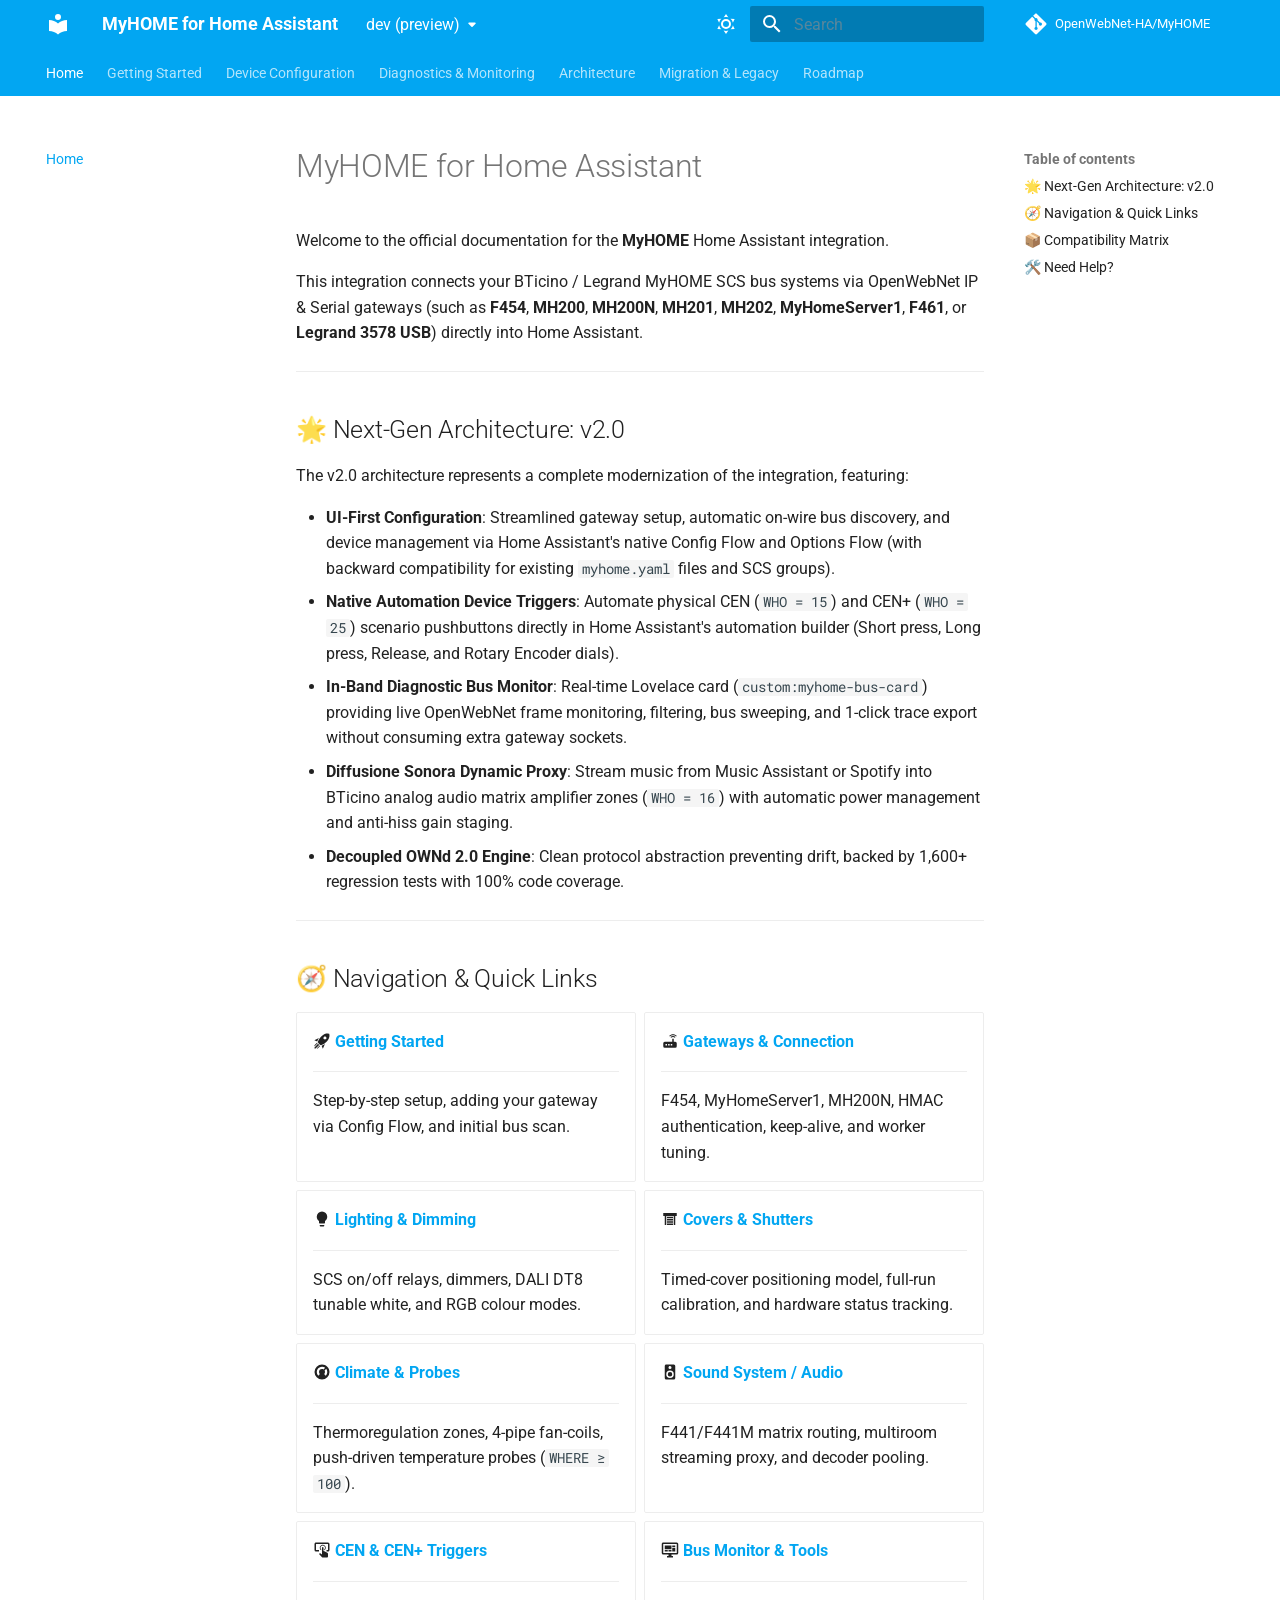
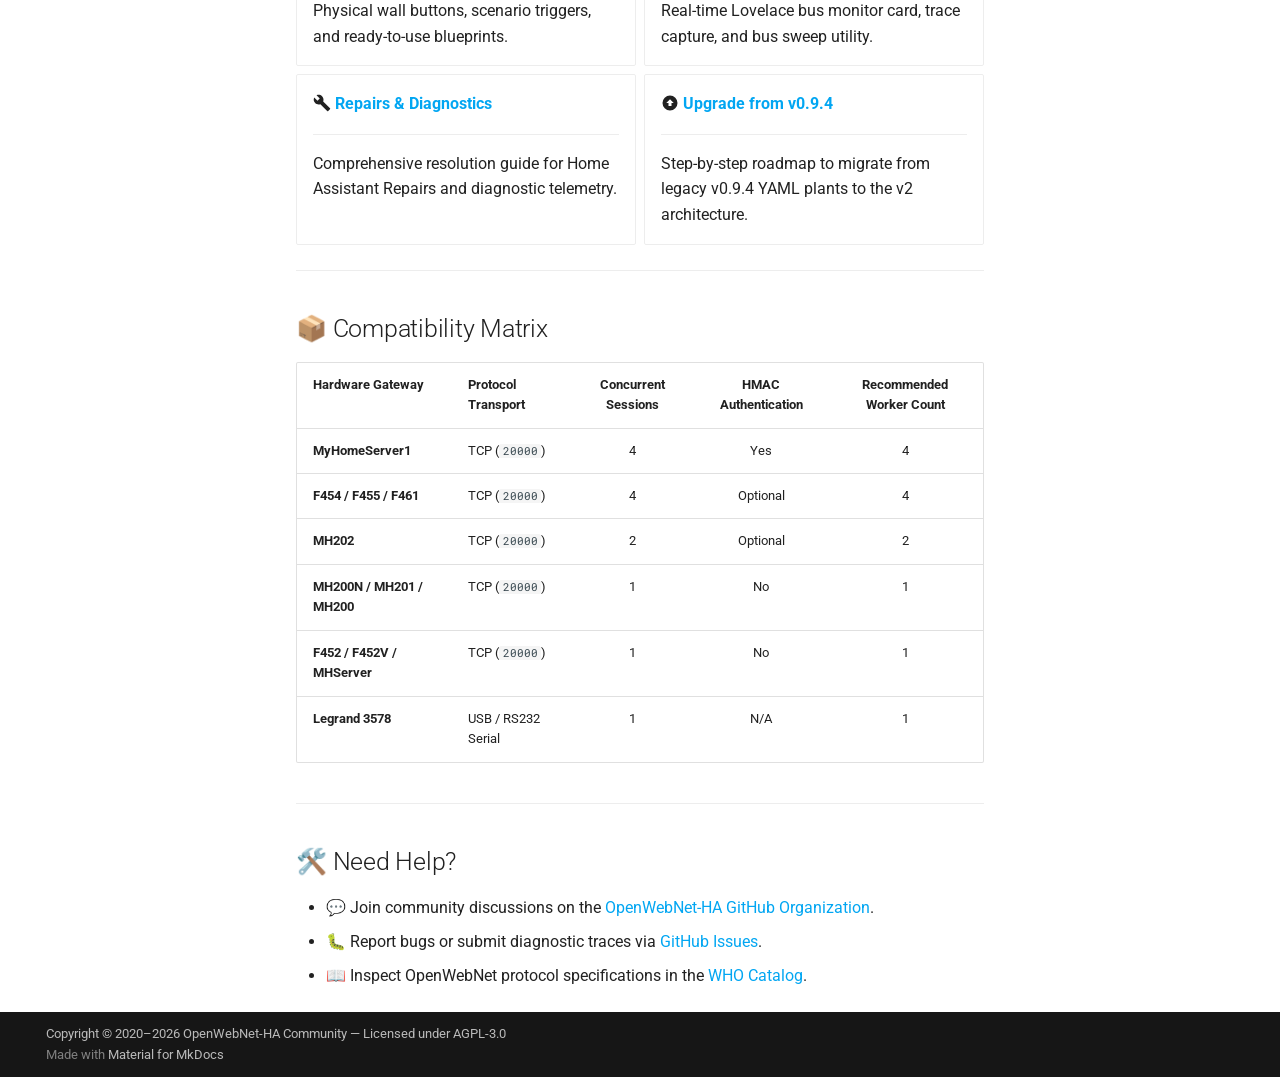
<file: dev/index.html>
<!doctype html>
<html lang="en" class="no-js">
  <head>
    
      <meta charset="utf-8">
      <meta name="viewport" content="width=device-width,initial-scale=1">
      
        <meta name="description" content="Modern async Home Assistant integration for Legrand & BTicino MyHOME SCS bus systems via OpenWebNet.">
      
      
        <meta name="author" content="OpenWebNet-HA Community">
      
      
        <link rel="canonical" href="https://openwebnet-ha.github.io/MyHOME/dev/">
      
      
      
        <link rel="next" href="configuration/">
      
      
        
      
      
      <link rel="icon" href="assets/images/favicon.png">
      <meta name="generator" content="mkdocs-1.6.1, mkdocs-material-9.8.0">
    
    
      
        <title>MyHOME for Home Assistant</title>
      
    
    
      <link rel="stylesheet" href="assets/stylesheets/main.57a0d79d.min.css">
      
        
        <link rel="stylesheet" href="assets/stylesheets/palette.fb2fffe2.min.css">
      
      


    
    
      
    
    
      
        
        
        <link rel="preconnect" href="https://fonts.gstatic.com" crossorigin>
        <link rel="stylesheet" href="https://fonts.googleapis.com/css?family=Roboto:300,300i,400,400i,700,700i%7CRoboto+Mono:400,400i,700,700i&display=fallback">
        <style>:root{--md-text-font:"Roboto";--md-code-font:"Roboto Mono"}</style>
      
    
    
    <script>__md_scope=new URL(".",location),__md_hash=e=>[...e].reduce(((e,_)=>(e<<5)-e+_.charCodeAt(0)),0),__md_get=(e,_=localStorage,t=__md_scope)=>JSON.parse(_.getItem(t.pathname+"."+e)),__md_set=(e,_,t=localStorage,a=__md_scope)=>{try{t.setItem(a.pathname+"."+e,JSON.stringify(_))}catch(e){}}</script>
    
      

    
    
  </head>
  
  
    
    
      
    
    
    
    
    <body dir="ltr" data-md-color-scheme="default" data-md-color-primary="light-blue" data-md-color-accent="blue">
  
    
    <input class="md-toggle" data-md-toggle="drawer" type="checkbox" id="__drawer" autocomplete="off">
    <input class="md-toggle" data-md-toggle="search" type="checkbox" id="__search" autocomplete="off">
    <label class="md-overlay" for="__drawer"></label>
    <div data-md-component="skip">
      
        
        <a href="#myhome-for-home-assistant" class="md-skip">
          Skip to content
        </a>
      
    </div>
    <div data-md-component="announce">
      
    </div>
    
      <div data-md-color-scheme="default" data-md-component="outdated" hidden>
        
      </div>
    
    
      

<header class="md-header" data-md-component="header">
  <nav class="md-header__inner md-grid" aria-label="Header">
    <a href="." title="MyHOME for Home Assistant" class="md-header__button md-logo" aria-label="MyHOME for Home Assistant" data-md-component="logo">
      
  
  <svg xmlns="http://www.w3.org/2000/svg" viewBox="0 0 24 24"><path d="M12 8a3 3 0 0 0 3-3 3 3 0 0 0-3-3 3 3 0 0 0-3 3 3 3 0 0 0 3 3m0 3.54C9.64 9.35 6.5 8 3 8v11c3.5 0 6.64 1.35 9 3.54 2.36-2.19 5.5-3.54 9-3.54V8c-3.5 0-6.64 1.35-9 3.54"/></svg>

    </a>
    <label class="md-header__button md-icon" for="__drawer">
      
      <svg xmlns="http://www.w3.org/2000/svg" viewBox="0 0 24 24"><path d="M3 6h18v2H3zm0 5h18v2H3zm0 5h18v2H3z"/></svg>
    </label>
    <div class="md-header__title" data-md-component="header-title">
      <div class="md-header__ellipsis">
        <div class="md-header__topic">
          <span class="md-ellipsis">
            MyHOME for Home Assistant
          </span>
        </div>
        <div class="md-header__topic" data-md-component="header-topic">
          <span class="md-ellipsis">
            
              Home
            
          </span>
        </div>
      </div>
    </div>
    
      
        <form class="md-header__option" data-md-component="palette">
  
    
    
    
    <input class="md-option" data-md-color-media="(prefers-color-scheme: light)" data-md-color-scheme="default" data-md-color-primary="light-blue" data-md-color-accent="blue"  aria-label="Switch to dark mode"  type="radio" name="__palette" id="__palette_0">
    
      <label class="md-header__button md-icon" title="Switch to dark mode" for="__palette_1" hidden>
        <svg xmlns="http://www.w3.org/2000/svg" viewBox="0 0 24 24"><path d="M12 7a5 5 0 0 1 5 5 5 5 0 0 1-5 5 5 5 0 0 1-5-5 5 5 0 0 1 5-5m0 2a3 3 0 0 0-3 3 3 3 0 0 0 3 3 3 3 0 0 0 3-3 3 3 0 0 0-3-3m0-7 2.39 3.42C13.65 5.15 12.84 5 12 5s-1.65.15-2.39.42zM3.34 7l4.16-.35A7.2 7.2 0 0 0 5.94 8.5c-.44.74-.69 1.5-.83 2.29zm.02 10 1.76-3.77a7.131 7.131 0 0 0 2.38 4.14zM20.65 7l-1.77 3.79a7.02 7.02 0 0 0-2.38-4.15zm-.01 10-4.14.36c.59-.51 1.12-1.14 1.54-1.86.42-.73.69-1.5.83-2.29zM12 22l-2.41-3.44c.74.27 1.55.44 2.41.44.82 0 1.63-.17 2.37-.44z"/></svg>
      </label>
    
  
    
    
    
    <input class="md-option" data-md-color-media="(prefers-color-scheme: dark)" data-md-color-scheme="slate" data-md-color-primary="light-blue" data-md-color-accent="blue"  aria-label="Switch to light mode"  type="radio" name="__palette" id="__palette_1">
    
      <label class="md-header__button md-icon" title="Switch to light mode" for="__palette_0" hidden>
        <svg xmlns="http://www.w3.org/2000/svg" viewBox="0 0 24 24"><path d="m17.75 4.09-2.53 1.94.91 3.06-2.63-1.81-2.63 1.81.91-3.06-2.53-1.94L12.44 4l1.06-3 1.06 3zm3.5 6.91-1.64 1.25.59 1.98-1.7-1.17-1.7 1.17.59-1.98L15.75 11l2.06-.05L18.5 9l.69 1.95zm-2.28 4.95c.83-.08 1.72 1.1 1.19 1.85-.32.45-.66.87-1.08 1.27C15.17 23 8.84 23 4.94 19.07c-3.91-3.9-3.91-10.24 0-14.14.4-.4.82-.76 1.27-1.08.75-.53 1.93.36 1.85 1.19-.27 2.86.69 5.83 2.89 8.02a9.96 9.96 0 0 0 8.02 2.89m-1.64 2.02a12.08 12.08 0 0 1-7.8-3.47c-2.17-2.19-3.33-5-3.49-7.82-2.81 3.14-2.7 7.96.31 10.98 3.02 3.01 7.84 3.12 10.98.31"/></svg>
      </label>
    
  
</form>
      
    
    
      <script>var palette=__md_get("__palette");if(palette&&palette.color){if("(prefers-color-scheme)"===palette.color.media){var media=matchMedia("(prefers-color-scheme: light)"),input=document.querySelector(media.matches?"[data-md-color-media='(prefers-color-scheme: light)']":"[data-md-color-media='(prefers-color-scheme: dark)']");palette.color.media=input.getAttribute("data-md-color-media"),palette.color.scheme=input.getAttribute("data-md-color-scheme"),palette.color.primary=input.getAttribute("data-md-color-primary"),palette.color.accent=input.getAttribute("data-md-color-accent")}for(var[key,value]of Object.entries(palette.color))document.body.setAttribute("data-md-color-"+key,value)}</script>
    
    
    
      
      
        <label class="md-header__button md-icon" for="__search">
          
          <svg xmlns="http://www.w3.org/2000/svg" viewBox="0 0 24 24"><path d="M9.5 3A6.5 6.5 0 0 1 16 9.5c0 1.61-.59 3.09-1.56 4.23l.27.27h.79l5 5-1.5 1.5-5-5v-.79l-.27-.27A6.52 6.52 0 0 1 9.5 16 6.5 6.5 0 0 1 3 9.5 6.5 6.5 0 0 1 9.5 3m0 2C7 5 5 7 5 9.5S7 14 9.5 14 14 12 14 9.5 12 5 9.5 5"/></svg>
        </label>
        <div class="md-search" data-md-component="search" role="dialog">
  <label class="md-search__overlay" for="__search"></label>
  <div class="md-search__inner" role="search">
    <form class="md-search__form" name="search">
      <input type="text" class="md-search__input" name="query" aria-label="Search" placeholder="Search" autocapitalize="off" autocorrect="off" autocomplete="off" spellcheck="false" data-md-component="search-query" required>
      <label class="md-search__icon md-icon" for="__search">
        
        <svg xmlns="http://www.w3.org/2000/svg" viewBox="0 0 24 24"><path d="M9.5 3A6.5 6.5 0 0 1 16 9.5c0 1.61-.59 3.09-1.56 4.23l.27.27h.79l5 5-1.5 1.5-5-5v-.79l-.27-.27A6.52 6.52 0 0 1 9.5 16 6.5 6.5 0 0 1 3 9.5 6.5 6.5 0 0 1 9.5 3m0 2C7 5 5 7 5 9.5S7 14 9.5 14 14 12 14 9.5 12 5 9.5 5"/></svg>
        
        <svg xmlns="http://www.w3.org/2000/svg" viewBox="0 0 24 24"><path d="M20 11v2H8l5.5 5.5-1.42 1.42L4.16 12l7.92-7.92L13.5 5.5 8 11z"/></svg>
      </label>
      <nav class="md-search__options" aria-label="Search">
        
        <button type="reset" class="md-search__icon md-icon" title="Clear" aria-label="Clear" tabindex="-1">
          
          <svg xmlns="http://www.w3.org/2000/svg" viewBox="0 0 24 24"><path d="M19 6.41 17.59 5 12 10.59 6.41 5 5 6.41 10.59 12 5 17.59 6.41 19 12 13.41 17.59 19 19 17.59 13.41 12z"/></svg>
        </button>
      </nav>
      
        <div class="md-search__suggest" data-md-component="search-suggest"></div>
      
    </form>
    <div class="md-search__output">
      <div class="md-search__scrollwrap" tabindex="0" data-md-scrollfix>
        <div class="md-search-result" data-md-component="search-result">
          <div class="md-search-result__meta">
            Initializing search
          </div>
          <ol class="md-search-result__list" role="presentation"></ol>
        </div>
      </div>
    </div>
  </div>
</div>
      
    
    
      <div class="md-header__source">
        <a href="https://github.com/OpenWebNet-HA/MyHOME" title="Go to repository" class="md-source" data-md-component="source">
  <div class="md-source__icon md-icon">
    
    <svg xmlns="http://www.w3.org/2000/svg" viewBox="0 0 448 512"><!--! Font Awesome Free 7.1.0 by @fontawesome - https://fontawesome.com License - https://fontawesome.com/license/free (Icons: CC BY 4.0, Fonts: SIL OFL 1.1, Code: MIT License) Copyright 2025 Fonticons, Inc.--><path d="M439.6 236.1 244 40.5c-5.4-5.5-12.8-8.5-20.4-8.5s-15 3-20.4 8.4L162.5 81l51.5 51.5c27.1-9.1 52.7 16.8 43.4 43.7l49.7 49.7c34.2-11.8 61.2 31 35.5 56.7-26.5 26.5-70.2-2.9-56-37.3L240.3 199v121.9c25.3 12.5 22.3 41.8 9.1 55-6.4 6.4-15.2 10.1-24.3 10.1s-17.8-3.6-24.3-10.1c-17.6-17.6-11.1-46.9 11.2-56v-123c-20.8-8.5-24.6-30.7-18.6-45L142.6 101 8.5 235.1C3 240.6 0 247.9 0 255.5s3 15 8.5 20.4l195.6 195.7c5.4 5.4 12.7 8.4 20.4 8.4s15-3 20.4-8.4l194.7-194.7c5.4-5.4 8.4-12.8 8.4-20.4s-3-15-8.4-20.4"/></svg>
  </div>
  <div class="md-source__repository">
    OpenWebNet-HA/MyHOME
  </div>
</a>
      </div>
    
  </nav>
  
</header>
    
    <div class="md-container" data-md-component="container">
      
      
        
          
            
<nav class="md-tabs" aria-label="Tabs" data-md-component="tabs">
  <div class="md-grid">
    <ul class="md-tabs__list">
      
        
  
  
  
    
  
  
    <li class="md-tabs__item md-tabs__item--active">
      <a href="." class="md-tabs__link">
        
  
  
    
  
  Home

      </a>
    </li>
  

      
        
  
  
  
  
    
    
      <li class="md-tabs__item">
        <a href="configuration/" class="md-tabs__link">
          
  
  
  Getting Started

        </a>
      </li>
    
  

      
        
  
  
  
  
    
    
      <li class="md-tabs__item">
        <a href="configuration/gateways/" class="md-tabs__link">
          
  
  
  Device Configuration

        </a>
      </li>
    
  

      
        
  
  
  
  
    
    
      <li class="md-tabs__item">
        <a href="configuration/bus_monitor/" class="md-tabs__link">
          
  
  
  Diagnostics & Monitoring

        </a>
      </li>
    
  

      
        
  
  
  
  
    
    
      <li class="md-tabs__item">
        <a href="architecture/anti-drift-safeguards/" class="md-tabs__link">
          
  
  
  Architecture

        </a>
      </li>
    
  

      
        
  
  
  
  
    
    
      <li class="md-tabs__item">
        <a href="migration/upgrade-from-094/" class="md-tabs__link">
          
  
  
  Migration & Legacy

        </a>
      </li>
    
  

      
        
  
  
  
  
    
    
      <li class="md-tabs__item">
        <a href="roadmap/" class="md-tabs__link">
          
  
  
  Roadmap

        </a>
      </li>
    
  

      
    </ul>
  </div>
</nav>
          
        
      
      <main class="md-main" data-md-component="main">
        <div class="md-main__inner md-grid">
          
            
              
              <div class="md-sidebar md-sidebar--primary" data-md-component="sidebar" data-md-type="navigation" >
                <div class="md-sidebar__scrollwrap">
                  <div class="md-sidebar__inner">
                    


  


<nav class="md-nav md-nav--primary md-nav--lifted" aria-label="Navigation" data-md-level="0">
  <label class="md-nav__title" for="__drawer">
    <a href="." title="MyHOME for Home Assistant" class="md-nav__button md-logo" aria-label="MyHOME for Home Assistant" data-md-component="logo">
      
  
  <svg xmlns="http://www.w3.org/2000/svg" viewBox="0 0 24 24"><path d="M12 8a3 3 0 0 0 3-3 3 3 0 0 0-3-3 3 3 0 0 0-3 3 3 3 0 0 0 3 3m0 3.54C9.64 9.35 6.5 8 3 8v11c3.5 0 6.64 1.35 9 3.54 2.36-2.19 5.5-3.54 9-3.54V8c-3.5 0-6.64 1.35-9 3.54"/></svg>

    </a>
    MyHOME for Home Assistant
  </label>
  
    <div class="md-nav__source">
      <a href="https://github.com/OpenWebNet-HA/MyHOME" title="Go to repository" class="md-source" data-md-component="source">
  <div class="md-source__icon md-icon">
    
    <svg xmlns="http://www.w3.org/2000/svg" viewBox="0 0 448 512"><!--! Font Awesome Free 7.1.0 by @fontawesome - https://fontawesome.com License - https://fontawesome.com/license/free (Icons: CC BY 4.0, Fonts: SIL OFL 1.1, Code: MIT License) Copyright 2025 Fonticons, Inc.--><path d="M439.6 236.1 244 40.5c-5.4-5.5-12.8-8.5-20.4-8.5s-15 3-20.4 8.4L162.5 81l51.5 51.5c27.1-9.1 52.7 16.8 43.4 43.7l49.7 49.7c34.2-11.8 61.2 31 35.5 56.7-26.5 26.5-70.2-2.9-56-37.3L240.3 199v121.9c25.3 12.5 22.3 41.8 9.1 55-6.4 6.4-15.2 10.1-24.3 10.1s-17.8-3.6-24.3-10.1c-17.6-17.6-11.1-46.9 11.2-56v-123c-20.8-8.5-24.6-30.7-18.6-45L142.6 101 8.5 235.1C3 240.6 0 247.9 0 255.5s3 15 8.5 20.4l195.6 195.7c5.4 5.4 12.7 8.4 20.4 8.4s15-3 20.4-8.4l194.7-194.7c5.4-5.4 8.4-12.8 8.4-20.4s-3-15-8.4-20.4"/></svg>
  </div>
  <div class="md-source__repository">
    OpenWebNet-HA/MyHOME
  </div>
</a>
    </div>
  
  <ul class="md-nav__list" data-md-scrollfix>
    
      
      
  
  
    
  
  
  
    <li class="md-nav__item md-nav__item--active">
      
      <input class="md-nav__toggle md-toggle" type="checkbox" id="__toc">
      
      
        
      
      
        <label class="md-nav__link md-nav__link--active" for="__toc">
          
  
  
  <span class="md-ellipsis">
    
  
    Home
  

    
  </span>
  
  

          <span class="md-nav__icon md-icon"></span>
        </label>
      
      <a href="." class="md-nav__link md-nav__link--active">
        
  
  
  <span class="md-ellipsis">
    
  
    Home
  

    
  </span>
  
  

      </a>
      
        

<nav class="md-nav md-nav--secondary" aria-label="Table of contents">
  
  
  
    
  
  
    <label class="md-nav__title" for="__toc">
      <span class="md-nav__icon md-icon"></span>
      Table of contents
    </label>
    <ul class="md-nav__list" data-md-component="toc" data-md-scrollfix>
      
        <li class="md-nav__item">
  <a href="#next-gen-architecture-v20" class="md-nav__link">
    <span class="md-ellipsis">
      
        🌟 Next-Gen Architecture: v2.0
      
    </span>
  </a>
  
</li>
      
        <li class="md-nav__item">
  <a href="#navigation-quick-links" class="md-nav__link">
    <span class="md-ellipsis">
      
        🧭 Navigation &amp; Quick Links
      
    </span>
  </a>
  
</li>
      
        <li class="md-nav__item">
  <a href="#compatibility-matrix" class="md-nav__link">
    <span class="md-ellipsis">
      
        📦 Compatibility Matrix
      
    </span>
  </a>
  
</li>
      
        <li class="md-nav__item">
  <a href="#need-help" class="md-nav__link">
    <span class="md-ellipsis">
      
        🛠️ Need Help?
      
    </span>
  </a>
  
</li>
      
    </ul>
  
</nav>
      
    </li>
  

    
      
      
  
  
  
  
    
    
    
    
      
      
        
      
    
    
    <li class="md-nav__item md-nav__item--nested">
      
        
        
          
        
        <input class="md-nav__toggle md-toggle md-toggle--indeterminate" type="checkbox" id="__nav_2" >
        
          
          <label class="md-nav__link" for="__nav_2" id="__nav_2_label" tabindex="0">
            
  
  
  <span class="md-ellipsis">
    
  
    Getting Started
  

    
  </span>
  
  

            <span class="md-nav__icon md-icon"></span>
          </label>
        
        <nav class="md-nav" data-md-level="1" aria-labelledby="__nav_2_label" aria-expanded="false">
          <label class="md-nav__title" for="__nav_2">
            <span class="md-nav__icon md-icon"></span>
            
  
    Getting Started
  

          </label>
          <ul class="md-nav__list" data-md-scrollfix>
            
              
                
  
  
  
  
    <li class="md-nav__item">
      <a href="configuration/" class="md-nav__link">
        
  
  
  <span class="md-ellipsis">
    
  
    Overview
  

    
  </span>
  
  

      </a>
    </li>
  

              
            
              
                
  
  
  
  
    <li class="md-nav__item">
      <a href="getting-started/installation/" class="md-nav__link">
        
  
  
  <span class="md-ellipsis">
    
  
    Installation
  

    
  </span>
  
  

      </a>
    </li>
  

              
            
              
                
  
  
  
  
    <li class="md-nav__item">
      <a href="getting-started/hardware-compatibility/" class="md-nav__link">
        
  
  
  <span class="md-ellipsis">
    
  
    Hardware Compatibility
  

    
  </span>
  
  

      </a>
    </li>
  

              
            
              
                
  
  
  
  
    <li class="md-nav__item">
      <a href="roadmap/beta-differences/" class="md-nav__link">
        
  
  
  <span class="md-ellipsis">
    
  
    Beta Evolution & Differences
  

    
  </span>
  
  

      </a>
    </li>
  

              
            
              
                
  
  
  
  
    <li class="md-nav__item">
      <a href="getting-started/removal/" class="md-nav__link">
        
  
  
  <span class="md-ellipsis">
    
  
    Removal & Clean Uninstall
  

    
  </span>
  
  

      </a>
    </li>
  

              
            
          </ul>
        </nav>
      
    </li>
  

    
      
      
  
  
  
  
    
    
    
    
      
      
        
      
    
    
    <li class="md-nav__item md-nav__item--nested">
      
        
        
          
        
        <input class="md-nav__toggle md-toggle md-toggle--indeterminate" type="checkbox" id="__nav_3" >
        
          
          <label class="md-nav__link" for="__nav_3" id="__nav_3_label" tabindex="0">
            
  
  
  <span class="md-ellipsis">
    
  
    Device Configuration
  

    
  </span>
  
  

            <span class="md-nav__icon md-icon"></span>
          </label>
        
        <nav class="md-nav" data-md-level="1" aria-labelledby="__nav_3_label" aria-expanded="false">
          <label class="md-nav__title" for="__nav_3">
            <span class="md-nav__icon md-icon"></span>
            
  
    Device Configuration
  

          </label>
          <ul class="md-nav__list" data-md-scrollfix>
            
              
                
  
  
  
  
    <li class="md-nav__item">
      <a href="configuration/gateways/" class="md-nav__link">
        
  
  
  <span class="md-ellipsis">
    
  
    Gateways & Connection
  

    
  </span>
  
  

      </a>
    </li>
  

              
            
              
                
  
  
  
  
    <li class="md-nav__item">
      <a href="configuration/gateway-identification/" class="md-nav__link">
        
  
  
  <span class="md-ellipsis">
    
  
    Gateway Identification
  

    
  </span>
  
  

      </a>
    </li>
  

              
            
              
                
  
  
  
  
    <li class="md-nav__item">
      <a href="configuration/lights/" class="md-nav__link">
        
  
  
  <span class="md-ellipsis">
    
  
    Lights & Dimmers
  

    
  </span>
  
  

      </a>
    </li>
  

              
            
              
                
  
  
  
  
    <li class="md-nav__item">
      <a href="configuration/covers/" class="md-nav__link">
        
  
  
  <span class="md-ellipsis">
    
  
    Covers & Shutters
  

    
  </span>
  
  

      </a>
    </li>
  

              
            
              
                
  
  
  
  
    <li class="md-nav__item">
      <a href="configuration/climate/" class="md-nav__link">
        
  
  
  <span class="md-ellipsis">
    
  
    Climate & Heating
  

    
  </span>
  
  

      </a>
    </li>
  

              
            
              
                
  
  
  
  
    <li class="md-nav__item">
      <a href="configuration/media_player/" class="md-nav__link">
        
  
  
  <span class="md-ellipsis">
    
  
    Sound System (Diffusione Sonora)
  

    
  </span>
  
  

      </a>
    </li>
  

              
            
              
                
  
  
  
  
    <li class="md-nav__item">
      <a href="configuration/cen_cenplus/" class="md-nav__link">
        
  
  
  <span class="md-ellipsis">
    
  
    Scenario Buttons (CEN / CEN+)
  

    
  </span>
  
  

      </a>
    </li>
  

              
            
              
                
  
  
  
  
    <li class="md-nav__item">
      <a href="configuration/switches/" class="md-nav__link">
        
  
  
  <span class="md-ellipsis">
    
  
    Switches & Relays
  

    
  </span>
  
  

      </a>
    </li>
  

              
            
              
                
  
  
  
  
    <li class="md-nav__item">
      <a href="configuration/sensors/" class="md-nav__link">
        
  
  
  <span class="md-ellipsis">
    
  
    Sensors & Energy
  

    
  </span>
  
  

      </a>
    </li>
  

              
            
              
                
  
  
  
  
    <li class="md-nav__item">
      <a href="configuration/binary-sensors/" class="md-nav__link">
        
  
  
  <span class="md-ellipsis">
    
  
    Binary Sensors & Contacts
  

    
  </span>
  
  

      </a>
    </li>
  

              
            
              
                
  
  
  
  
    <li class="md-nav__item">
      <a href="configuration/alarm/" class="md-nav__link">
        
  
  
  <span class="md-ellipsis">
    
  
    Burglar Alarm
  

    
  </span>
  
  

      </a>
    </li>
  

              
            
              
                
  
  
  
  
    <li class="md-nav__item">
      <a href="configuration/services/" class="md-nav__link">
        
  
  
  <span class="md-ellipsis">
    
  
    Integration Services
  

    
  </span>
  
  

      </a>
    </li>
  

              
            
          </ul>
        </nav>
      
    </li>
  

    
      
      
  
  
  
  
    
    
    
    
      
      
        
      
    
    
    <li class="md-nav__item md-nav__item--nested">
      
        
        
          
        
        <input class="md-nav__toggle md-toggle md-toggle--indeterminate" type="checkbox" id="__nav_4" >
        
          
          <label class="md-nav__link" for="__nav_4" id="__nav_4_label" tabindex="0">
            
  
  
  <span class="md-ellipsis">
    
  
    Diagnostics & Monitoring
  

    
  </span>
  
  

            <span class="md-nav__icon md-icon"></span>
          </label>
        
        <nav class="md-nav" data-md-level="1" aria-labelledby="__nav_4_label" aria-expanded="false">
          <label class="md-nav__title" for="__nav_4">
            <span class="md-nav__icon md-icon"></span>
            
  
    Diagnostics & Monitoring
  

          </label>
          <ul class="md-nav__list" data-md-scrollfix>
            
              
                
  
  
  
  
    <li class="md-nav__item">
      <a href="configuration/bus_monitor/" class="md-nav__link">
        
  
  
  <span class="md-ellipsis">
    
  
    Lovelace Bus Monitor Card
  

    
  </span>
  
  

      </a>
    </li>
  

              
            
              
                
  
  
  
  
    <li class="md-nav__item">
      <a href="diagnostics/repair-issues/" class="md-nav__link">
        
  
  
  <span class="md-ellipsis">
    
  
    Home Assistant Repairs
  

    
  </span>
  
  

      </a>
    </li>
  

              
            
              
                
  
  
  
  
    <li class="md-nav__item">
      <a href="configuration/lovelace_recipes/" class="md-nav__link">
        
  
  
  <span class="md-ellipsis">
    
  
    Dashboard Recipes
  

    
  </span>
  
  

      </a>
    </li>
  

              
            
              
                
  
  
  
  
    <li class="md-nav__item">
      <a href="recipes/adaptive_lighting/" class="md-nav__link">
        
  
  
  <span class="md-ellipsis">
    
  
    Adaptive Lighting Recipe
  

    
  </span>
  
  

      </a>
    </li>
  

              
            
              
                
  
  
  
  
    <li class="md-nav__item">
      <a href="guides/hardware-coupled-sensors/" class="md-nav__link">
        
  
  
  <span class="md-ellipsis">
    
  
    Hardware-Coupled Sensors & Curfew
  

    
  </span>
  
  

      </a>
    </li>
  

              
            
              
                
  
  
  
  
    <li class="md-nav__item">
      <a href="configuration/troubleshooting/" class="md-nav__link">
        
  
  
  <span class="md-ellipsis">
    
  
    Troubleshooting
  

    
  </span>
  
  

      </a>
    </li>
  

              
            
              
                
  
  
  
  
    <li class="md-nav__item">
      <a href="configuration/known_limitations/" class="md-nav__link">
        
  
  
  <span class="md-ellipsis">
    
  
    Known Limitations
  

    
  </span>
  
  

      </a>
    </li>
  

              
            
              
                
  
  
  
  
    <li class="md-nav__item">
      <a href="configuration/use_cases/" class="md-nav__link">
        
  
  
  <span class="md-ellipsis">
    
  
    Use Cases
  

    
  </span>
  
  

      </a>
    </li>
  

              
            
          </ul>
        </nav>
      
    </li>
  

    
      
      
  
  
  
  
    
    
    
    
      
      
        
      
    
    
    <li class="md-nav__item md-nav__item--nested">
      
        
        
          
        
        <input class="md-nav__toggle md-toggle md-toggle--indeterminate" type="checkbox" id="__nav_5" >
        
          
          <label class="md-nav__link" for="__nav_5" id="__nav_5_label" tabindex="0">
            
  
  
  <span class="md-ellipsis">
    
  
    Architecture
  

    
  </span>
  
  

            <span class="md-nav__icon md-icon"></span>
          </label>
        
        <nav class="md-nav" data-md-level="1" aria-labelledby="__nav_5_label" aria-expanded="false">
          <label class="md-nav__title" for="__nav_5">
            <span class="md-nav__icon md-icon"></span>
            
  
    Architecture
  

          </label>
          <ul class="md-nav__list" data-md-scrollfix>
            
              
                
  
  
  
  
    <li class="md-nav__item">
      <a href="architecture/anti-drift-safeguards/" class="md-nav__link">
        
  
  
  <span class="md-ellipsis">
    
  
    Anti-Drift Sentinel System
  

    
  </span>
  
  

      </a>
    </li>
  

              
            
              
                
  
  
  
  
    <li class="md-nav__item">
      <a href="configuration/runtime_behaviour/" class="md-nav__link">
        
  
  
  <span class="md-ellipsis">
    
  
    Runtime Behaviour
  

    
  </span>
  
  

      </a>
    </li>
  

              
            
              
                
  
  
  
  
    <li class="md-nav__item">
      <a href="configuration/supported_functions/" class="md-nav__link">
        
  
  
  <span class="md-ellipsis">
    
  
    Supported Functions Matrix
  

    
  </span>
  
  

      </a>
    </li>
  

              
            
              
                
  
  
  
  
    <li class="md-nav__item">
      <a href="openwebnet-who-specifications/" class="md-nav__link">
        
  
  
  <span class="md-ellipsis">
    
  
    OpenWebNet Protocol & WHO Archive
  

    
  </span>
  
  

      </a>
    </li>
  

              
            
              
                
  
  
  
  
    <li class="md-nav__item">
      <a href="protocol_conformance_matrix/" class="md-nav__link">
        
  
  
  <span class="md-ellipsis">
    
  
    Protocol Conformance Matrix
  

    
  </span>
  
  

      </a>
    </li>
  

              
            
              
                
  
  
  
  
    <li class="md-nav__item">
      <a href="trace-availability/" class="md-nav__link">
        
  
  
  <span class="md-ellipsis">
    
  
    Hardware Trace Availability
  

    
  </span>
  
  

      </a>
    </li>
  

              
            
              
                
  
  
  
  
    <li class="md-nav__item">
      <a href="f454-regression-checks/" class="md-nav__link">
        
  
  
  <span class="md-ellipsis">
    
  
    F454 Regression Checks
  

    
  </span>
  
  

      </a>
    </li>
  

              
            
              
                
  
  
  
  
    <li class="md-nav__item">
      <a href="quality_scale_plan/" class="md-nav__link">
        
  
  
  <span class="md-ellipsis">
    
  
    Quality Scale Roadmap
  

    
  </span>
  
  

      </a>
    </li>
  

              
            
          </ul>
        </nav>
      
    </li>
  

    
      
      
  
  
  
  
    
    
    
    
      
      
        
      
    
    
    <li class="md-nav__item md-nav__item--nested">
      
        
        
          
        
        <input class="md-nav__toggle md-toggle md-toggle--indeterminate" type="checkbox" id="__nav_6" >
        
          
          <label class="md-nav__link" for="__nav_6" id="__nav_6_label" tabindex="0">
            
  
  
  <span class="md-ellipsis">
    
  
    Migration & Legacy
  

    
  </span>
  
  

            <span class="md-nav__icon md-icon"></span>
          </label>
        
        <nav class="md-nav" data-md-level="1" aria-labelledby="__nav_6_label" aria-expanded="false">
          <label class="md-nav__title" for="__nav_6">
            <span class="md-nav__icon md-icon"></span>
            
  
    Migration & Legacy
  

          </label>
          <ul class="md-nav__list" data-md-scrollfix>
            
              
                
  
  
  
  
    <li class="md-nav__item">
      <a href="migration/upgrade-from-094/" class="md-nav__link">
        
  
  
  <span class="md-ellipsis">
    
  
    Upgrade from v0.9.4 to v2.0
  

    
  </span>
  
  

      </a>
    </li>
  

              
            
              
                
  
  
  
  
    <li class="md-nav__item">
      <a href="migration/sdomotica_to_myhome/" class="md-nav__link">
        
  
  
  <span class="md-ellipsis">
    
  
    Migrating from SDomotica
  

    
  </span>
  
  

      </a>
    </li>
  

              
            
              
                
  
  
  
  
    <li class="md-nav__item">
      <a href="migration/legacy-yaml/" class="md-nav__link">
        
  
  
  <span class="md-ellipsis">
    
  
    Legacy YAML Configuration (< v0.9)
  

    
  </span>
  
  

      </a>
    </li>
  

              
            
          </ul>
        </nav>
      
    </li>
  

    
      
      
  
  
  
  
    
    
    
    
      
      
        
      
    
    
    <li class="md-nav__item md-nav__item--nested">
      
        
        
          
        
        <input class="md-nav__toggle md-toggle md-toggle--indeterminate" type="checkbox" id="__nav_7" >
        
          
          <label class="md-nav__link" for="__nav_7" id="__nav_7_label" tabindex="0">
            
  
  
  <span class="md-ellipsis">
    
  
    Roadmap
  

    
  </span>
  
  

            <span class="md-nav__icon md-icon"></span>
          </label>
        
        <nav class="md-nav" data-md-level="1" aria-labelledby="__nav_7_label" aria-expanded="false">
          <label class="md-nav__title" for="__nav_7">
            <span class="md-nav__icon md-icon"></span>
            
  
    Roadmap
  

          </label>
          <ul class="md-nav__list" data-md-scrollfix>
            
              
                
  
  
  
  
    <li class="md-nav__item">
      <a href="roadmap/" class="md-nav__link">
        
  
  
  <span class="md-ellipsis">
    
  
    Project Roadmap
  

    
  </span>
  
  

      </a>
    </li>
  

              
            
              
                
  
  
  
  
    <li class="md-nav__item">
      <a href="roadmap/beta-differences/" class="md-nav__link">
        
  
  
  <span class="md-ellipsis">
    
  
    Beta Evolution & Differences
  

    
  </span>
  
  

      </a>
    </li>
  

              
            
          </ul>
        </nav>
      
    </li>
  

    
  </ul>
</nav>
                  </div>
                </div>
              </div>
            
            
              
              <div class="md-sidebar md-sidebar--secondary" data-md-component="sidebar" data-md-type="toc" >
                <div class="md-sidebar__scrollwrap">
                  <div class="md-sidebar__inner">
                    

<nav class="md-nav md-nav--secondary" aria-label="Table of contents">
  
  
  
    
  
  
    <label class="md-nav__title" for="__toc">
      <span class="md-nav__icon md-icon"></span>
      Table of contents
    </label>
    <ul class="md-nav__list" data-md-component="toc" data-md-scrollfix>
      
        <li class="md-nav__item">
  <a href="#next-gen-architecture-v20" class="md-nav__link">
    <span class="md-ellipsis">
      
        🌟 Next-Gen Architecture: v2.0
      
    </span>
  </a>
  
</li>
      
        <li class="md-nav__item">
  <a href="#navigation-quick-links" class="md-nav__link">
    <span class="md-ellipsis">
      
        🧭 Navigation &amp; Quick Links
      
    </span>
  </a>
  
</li>
      
        <li class="md-nav__item">
  <a href="#compatibility-matrix" class="md-nav__link">
    <span class="md-ellipsis">
      
        📦 Compatibility Matrix
      
    </span>
  </a>
  
</li>
      
        <li class="md-nav__item">
  <a href="#need-help" class="md-nav__link">
    <span class="md-ellipsis">
      
        🛠️ Need Help?
      
    </span>
  </a>
  
</li>
      
    </ul>
  
</nav>
                  </div>
                </div>
              </div>
            
          
          
            <div class="md-content" data-md-component="content">
              
              <article class="md-content__inner md-typeset">
                
                  


  
  


<h1 id="myhome-for-home-assistant">MyHOME for Home Assistant<a class="headerlink" href="#myhome-for-home-assistant" title="Permanent link">&para;</a></h1>
<p>Welcome to the official documentation for the <strong>MyHOME</strong> Home Assistant integration.</p>
<p>This integration connects your BTicino / Legrand MyHOME SCS bus systems via OpenWebNet IP &amp; Serial gateways (such as <strong>F454</strong>, <strong>MH200</strong>, <strong>MH200N</strong>, <strong>MH201</strong>, <strong>MH202</strong>, <strong>MyHomeServer1</strong>, <strong>F461</strong>, or <strong>Legrand 3578 USB</strong>) directly into Home Assistant.</p>
<hr />
<h2 id="next-gen-architecture-v20">🌟 Next-Gen Architecture: v2.0<a class="headerlink" href="#next-gen-architecture-v20" title="Permanent link">&para;</a></h2>
<p>The v2.0 architecture represents a complete modernization of the integration, featuring:</p>
<ul>
<li><strong>UI-First Configuration</strong>: Streamlined gateway setup, automatic on-wire bus discovery, and device management via Home Assistant's native Config Flow and Options Flow (with backward compatibility for existing <code>myhome.yaml</code> files and SCS groups).</li>
<li><strong>Native Automation Device Triggers</strong>: Automate physical CEN (<code>WHO = 15</code>) and CEN+ (<code>WHO = 25</code>) scenario pushbuttons directly in Home Assistant's automation builder (Short press, Long press, Release, and Rotary Encoder dials).</li>
<li><strong>In-Band Diagnostic Bus Monitor</strong>: Real-time Lovelace card (<code>custom:myhome-bus-card</code>) providing live OpenWebNet frame monitoring, filtering, bus sweeping, and 1-click trace export without consuming extra gateway sockets.</li>
<li><strong>Diffusione Sonora Dynamic Proxy</strong>: Stream music from Music Assistant or Spotify into BTicino analog audio matrix amplifier zones (<code>WHO = 16</code>) with automatic power management and anti-hiss gain staging.</li>
<li><strong>Decoupled OWNd 2.0 Engine</strong>: Clean protocol abstraction preventing drift, backed by 1,600+ regression tests with 100% code coverage.</li>
</ul>
<hr />
<h2 id="navigation-quick-links">🧭 Navigation &amp; Quick Links<a class="headerlink" href="#navigation-quick-links" title="Permanent link">&para;</a></h2>
<div class="grid cards">
<ul>
<li>
<p><span class="twemoji"><svg xmlns="http://www.w3.org/2000/svg" viewBox="0 0 24 24"><path d="m13.13 22.19-1.63-3.83c1.57-.58 3.04-1.36 4.4-2.27zM5.64 12.5l-3.83-1.63 6.1-2.77C7 9.46 6.22 10.93 5.64 12.5M21.61 2.39S16.66.269 11 5.93c-2.19 2.19-3.5 4.6-4.35 6.71-.28.75-.09 1.57.46 2.13l2.13 2.12c.55.56 1.37.74 2.12.46A19.1 19.1 0 0 0 18.07 13c5.66-5.66 3.54-10.61 3.54-10.61m-7.07 7.07c-.78-.78-.78-2.05 0-2.83s2.05-.78 2.83 0c.77.78.78 2.05 0 2.83s-2.05.78-2.83 0m-5.66 7.07-1.41-1.41zM6.24 22l3.64-3.64c-.34-.09-.67-.24-.97-.45L4.83 22zM2 22h1.41l4.77-4.76-1.42-1.41L2 20.59zm0-2.83 4.09-4.08c-.21-.3-.36-.62-.45-.97L2 17.76z"/></svg></span> <strong><a href="configuration/">Getting Started</a></strong></p>
<hr />
<p>Step-by-step setup, adding your gateway via Config Flow, and initial bus scan.</p>
</li>
<li>
<p><span class="twemoji"><svg xmlns="http://www.w3.org/2000/svg" viewBox="0 0 24 24"><path d="m20.2 5.9.8-.8C19.6 3.7 17.8 3 16 3s-3.6.7-5 2.1l.8.8C13 4.8 14.5 4.2 16 4.2s3 .6 4.2 1.7m-.9.8c-.9-.9-2.1-1.4-3.3-1.4s-2.4.5-3.3 1.4l.8.8c.7-.7 1.6-1 2.5-1s1.8.3 2.5 1zM19 13h-2V9h-2v4H5a2 2 0 0 0-2 2v4a2 2 0 0 0 2 2h14a2 2 0 0 0 2-2v-4a2 2 0 0 0-2-2M8 18H6v-2h2zm3.5 0h-2v-2h2zm3.5 0h-2v-2h2z"/></svg></span> <strong><a href="configuration/gateways/">Gateways &amp; Connection</a></strong></p>
<hr />
<p>F454, MyHomeServer1, MH200N, HMAC authentication, keep-alive, and worker tuning.</p>
</li>
<li>
<p><span class="twemoji"><svg xmlns="http://www.w3.org/2000/svg" viewBox="0 0 24 24"><path d="M12 2a7 7 0 0 0-7 7c0 2.38 1.19 4.47 3 5.74V17a1 1 0 0 0 1 1h6a1 1 0 0 0 1-1v-2.26c1.81-1.27 3-3.36 3-5.74a7 7 0 0 0-7-7M9 21a1 1 0 0 0 1 1h4a1 1 0 0 0 1-1v-1H9z"/></svg></span> <strong><a href="configuration/lights/">Lighting &amp; Dimming</a></strong></p>
<hr />
<p>SCS on/off relays, dimmers, DALI DT8 tunable white, and RGB colour modes.</p>
</li>
<li>
<p><span class="twemoji"><svg xmlns="http://www.w3.org/2000/svg" viewBox="0 0 24 24"><path d="M3 4h18v4h-2v12h-2V8H7v12H5V8H3zm5 5h8v2H8zm0 3h8v2H8zm0 3h8v2H8zm0 3h8v2H8z"/></svg></span> <strong><a href="configuration/covers/">Covers &amp; Shutters</a></strong></p>
<hr />
<p>Timed-cover positioning model, full-run calibration, and hardware status tracking.</p>
</li>
<li>
<p><span class="twemoji"><svg xmlns="http://www.w3.org/2000/svg" viewBox="0 0 24 24"><path d="m16.95 16.95-2.12-2.12C15.55 14.1 16 13.1 16 12c0-.74-.21-1.43-.57-2l2.17-2.19A6.86 6.86 0 0 1 19 12c0 1.93-.78 3.68-2.05 4.95M12 5c1.57 0 3 .5 4.19 1.4L14 8.56c-.57-.35-1.26-.56-2-.56a4 4 0 0 0-4 4c0 1.1.45 2.1 1.17 2.83l-2.12 2.12A6.98 6.98 0 0 1 5 12a7 7 0 0 1 7-7m0-3A10 10 0 0 0 2 12a10 10 0 0 0 10 10 10 10 0 0 0 10-10c0-5.53-4.5-10-10-10"/></svg></span> <strong><a href="configuration/climate/">Climate &amp; Probes</a></strong></p>
<hr />
<p>Thermoregulation zones, 4-pipe fan-coils, push-driven temperature probes (<code>WHERE ≥ 100</code>).</p>
</li>
<li>
<p><span class="twemoji"><svg xmlns="http://www.w3.org/2000/svg" viewBox="0 0 24 24"><path d="M12 12a3 3 0 0 0-3 3 3 3 0 0 0 3 3 3 3 0 0 0 3-3 3 3 0 0 0-3-3m0 8a5 5 0 0 1-5-5 5 5 0 0 1 5-5 5 5 0 0 1 5 5 5 5 0 0 1-5 5m0-16a2 2 0 0 1 2 2 2 2 0 0 1-2 2 2 2 0 0 1-2-2c0-1.11.89-2 2-2m5-2H7c-1.11 0-2 .89-2 2v16a2 2 0 0 0 2 2h10a2 2 0 0 0 2-2V4a2 2 0 0 0-2-2"/></svg></span> <strong><a href="configuration/media_player/">Sound System / Audio</a></strong></p>
<hr />
<p>F441/F441M matrix routing, multiroom streaming proxy, and decoder pooling.</p>
</li>
<li>
<p><span class="twemoji"><svg xmlns="http://www.w3.org/2000/svg" viewBox="0 0 24 24"><path d="M13 5c2.21 0 4 1.79 4 4 0 1.5-.8 2.77-2 3.46v-1.22c.61-.55 1-1.35 1-2.24 0-1.66-1.34-3-3-3s-3 1.34-3 3c0 .89.39 1.69 1 2.24v1.22C9.8 11.77 9 10.5 9 9c0-2.21 1.79-4 4-4m7 15.5c-.03.82-.68 1.47-1.5 1.5H13c-.38 0-.74-.15-1-.43l-4-4.2.74-.77c.19-.21.46-.32.76-.32h.2L12 18V9c0-.55.45-1 1-1s1 .45 1 1v4.47l1.21.13 3.94 2.19c.53.24.85.77.85 1.35zM20 2H4c-1.1 0-2 .9-2 2v8a2 2 0 0 0 2 2h4v-2H4V4h16v8h-2v2h2v-.04l.04.04c1.09 0 1.96-.91 1.96-2V4a2 2 0 0 0-2-2"/></svg></span> <strong><a href="configuration/cen_cenplus/">CEN &amp; CEN+ Triggers</a></strong></p>
<hr />
<p>Physical wall buttons, scenario triggers, and ready-to-use blueprints.</p>
</li>
<li>
<p><span class="twemoji"><svg xmlns="http://www.w3.org/2000/svg" viewBox="0 0 24 24"><path d="M21 16V4H3v12zm0-14a2 2 0 0 1 2 2v12a2 2 0 0 1-2 2h-7v2h2v2H8v-2h2v-2H3a2 2 0 0 1-2-2V4c0-1.11.89-2 2-2zM5 6h9v5H5zm10 0h4v2h-4zm4 3v5h-4V9zM5 12h4v2H5zm5 0h4v2h-4z"/></svg></span> <strong><a href="configuration/bus_monitor/">Bus Monitor &amp; Tools</a></strong></p>
<hr />
<p>Real-time Lovelace bus monitor card, trace capture, and bus sweep utility.</p>
</li>
<li>
<p><span class="twemoji"><svg xmlns="http://www.w3.org/2000/svg" viewBox="0 0 24 24"><path d="m22.7 19-9.1-9.1c.9-2.3.4-5-1.5-6.9-2-2-5-2.4-7.4-1.3L9 6 6 9 1.6 4.7C.4 7.1.9 10.1 2.9 12.1c1.9 1.9 4.6 2.4 6.9 1.5l9.1 9.1c.4.4 1 .4 1.4 0l2.3-2.3c.5-.4.5-1.1.1-1.4"/></svg></span> <strong><a href="diagnostics/repair-issues/">Repairs &amp; Diagnostics</a></strong></p>
<hr />
<p>Comprehensive resolution guide for Home Assistant Repairs and diagnostic telemetry.</p>
</li>
<li>
<p><span class="twemoji"><svg xmlns="http://www.w3.org/2000/svg" viewBox="0 0 24 24"><path d="M12 22A10 10 0 0 1 2 12 10 10 0 0 1 12 2a10 10 0 0 1 10 10 10 10 0 0 1-10 10m0-15-5 5h3v4h4v-4h3z"/></svg></span> <strong><a href="migration/upgrade-from-094/">Upgrade from v0.9.4</a></strong></p>
<hr />
<p>Step-by-step roadmap to migrate from legacy v0.9.4 YAML plants to the v2 architecture.</p>
</li>
</ul>
</div>
<hr />
<h2 id="compatibility-matrix">📦 Compatibility Matrix<a class="headerlink" href="#compatibility-matrix" title="Permanent link">&para;</a></h2>
<table>
<thead>
<tr>
<th style="text-align: left;">Hardware Gateway</th>
<th style="text-align: left;">Protocol Transport</th>
<th style="text-align: center;">Concurrent Sessions</th>
<th style="text-align: center;">HMAC Authentication</th>
<th style="text-align: center;">Recommended Worker Count</th>
</tr>
</thead>
<tbody>
<tr>
<td style="text-align: left;"><strong>MyHomeServer1</strong></td>
<td style="text-align: left;">TCP (<code>20000</code>)</td>
<td style="text-align: center;">4</td>
<td style="text-align: center;">Yes</td>
<td style="text-align: center;">4</td>
</tr>
<tr>
<td style="text-align: left;"><strong>F454 / F455 / F461</strong></td>
<td style="text-align: left;">TCP (<code>20000</code>)</td>
<td style="text-align: center;">4</td>
<td style="text-align: center;">Optional</td>
<td style="text-align: center;">4</td>
</tr>
<tr>
<td style="text-align: left;"><strong>MH202</strong></td>
<td style="text-align: left;">TCP (<code>20000</code>)</td>
<td style="text-align: center;">2</td>
<td style="text-align: center;">Optional</td>
<td style="text-align: center;">2</td>
</tr>
<tr>
<td style="text-align: left;"><strong>MH200N / MH201 / MH200</strong></td>
<td style="text-align: left;">TCP (<code>20000</code>)</td>
<td style="text-align: center;">1</td>
<td style="text-align: center;">No</td>
<td style="text-align: center;">1</td>
</tr>
<tr>
<td style="text-align: left;"><strong>F452 / F452V / MHServer</strong></td>
<td style="text-align: left;">TCP (<code>20000</code>)</td>
<td style="text-align: center;">1</td>
<td style="text-align: center;">No</td>
<td style="text-align: center;">1</td>
</tr>
<tr>
<td style="text-align: left;"><strong>Legrand 3578</strong></td>
<td style="text-align: left;">USB / RS232 Serial</td>
<td style="text-align: center;">1</td>
<td style="text-align: center;">N/A</td>
<td style="text-align: center;">1</td>
</tr>
</tbody>
</table>
<hr />
<h2 id="need-help">🛠️ Need Help?<a class="headerlink" href="#need-help" title="Permanent link">&para;</a></h2>
<ul>
<li>💬 Join community discussions on the <a href="https://github.com/OpenWebNet-HA/MyHOME/discussions">OpenWebNet-HA GitHub Organization</a>.</li>
<li>🐛 Report bugs or submit diagnostic traces via <a href="https://github.com/OpenWebNet-HA/MyHOME/issues">GitHub Issues</a>.</li>
<li>📖 Inspect OpenWebNet protocol specifications in the <a href="openwebnet-who-specifications/">WHO Catalog</a>.</li>
</ul>












                
              </article>
            </div>
          
          
<script>var target=document.getElementById(location.hash.slice(1));target&&target.name&&(target.checked=target.name.startsWith("__tabbed_"))</script>
        </div>
        
          <button type="button" class="md-top md-icon" data-md-component="top" hidden>
  
  <svg xmlns="http://www.w3.org/2000/svg" viewBox="0 0 24 24"><path d="M13 20h-2V8l-5.5 5.5-1.42-1.42L12 4.16l7.92 7.92-1.42 1.42L13 8z"/></svg>
  Back to top
</button>
        
      </main>
      
        <footer class="md-footer">
  
  <div class="md-footer-meta md-typeset">
    <div class="md-footer-meta__inner md-grid">
      <div class="md-copyright">
  
    <div class="md-copyright__highlight">
      Copyright &copy; 2020–2026 OpenWebNet-HA Community &mdash; Licensed under AGPL-3.0
    </div>
  
  
    Made with
    <a href="https://squidfunk.github.io/mkdocs-material/" target="_blank" rel="noopener">
      Material for MkDocs
    </a>
  
</div>
      
    </div>
  </div>
</footer>
      
    </div>
    <div class="md-dialog" data-md-component="dialog">
      <div class="md-dialog__inner md-typeset"></div>
    </div>
    
    
    
      
      
      <script id="__config" type="application/json">{"annotate": null, "base": ".", "features": ["navigation.instant", "navigation.tracking", "navigation.tabs", "navigation.sections", "navigation.expand", "navigation.top", "search.suggest", "search.highlight", "content.code.copy", "content.code.annotate"], "search": "assets/javascripts/workers/search.a7633da7.min.js", "tags": null, "translations": {"clipboard.copied": "Copied to clipboard", "clipboard.copy": "Copy to clipboard", "search.result.more.one": "1 more on this page", "search.result.more.other": "# more on this page", "search.result.none": "No matching documents", "search.result.one": "1 matching document", "search.result.other": "# matching documents", "search.result.placeholder": "Type to start searching", "search.result.term.missing": "Missing", "select.version": "Select version"}, "version": {"provider": "mike"}}</script>
    
    
      <script src="assets/javascripts/bundle.c21346df.min.js"></script>
      
    
  </body>
</html>
</file>
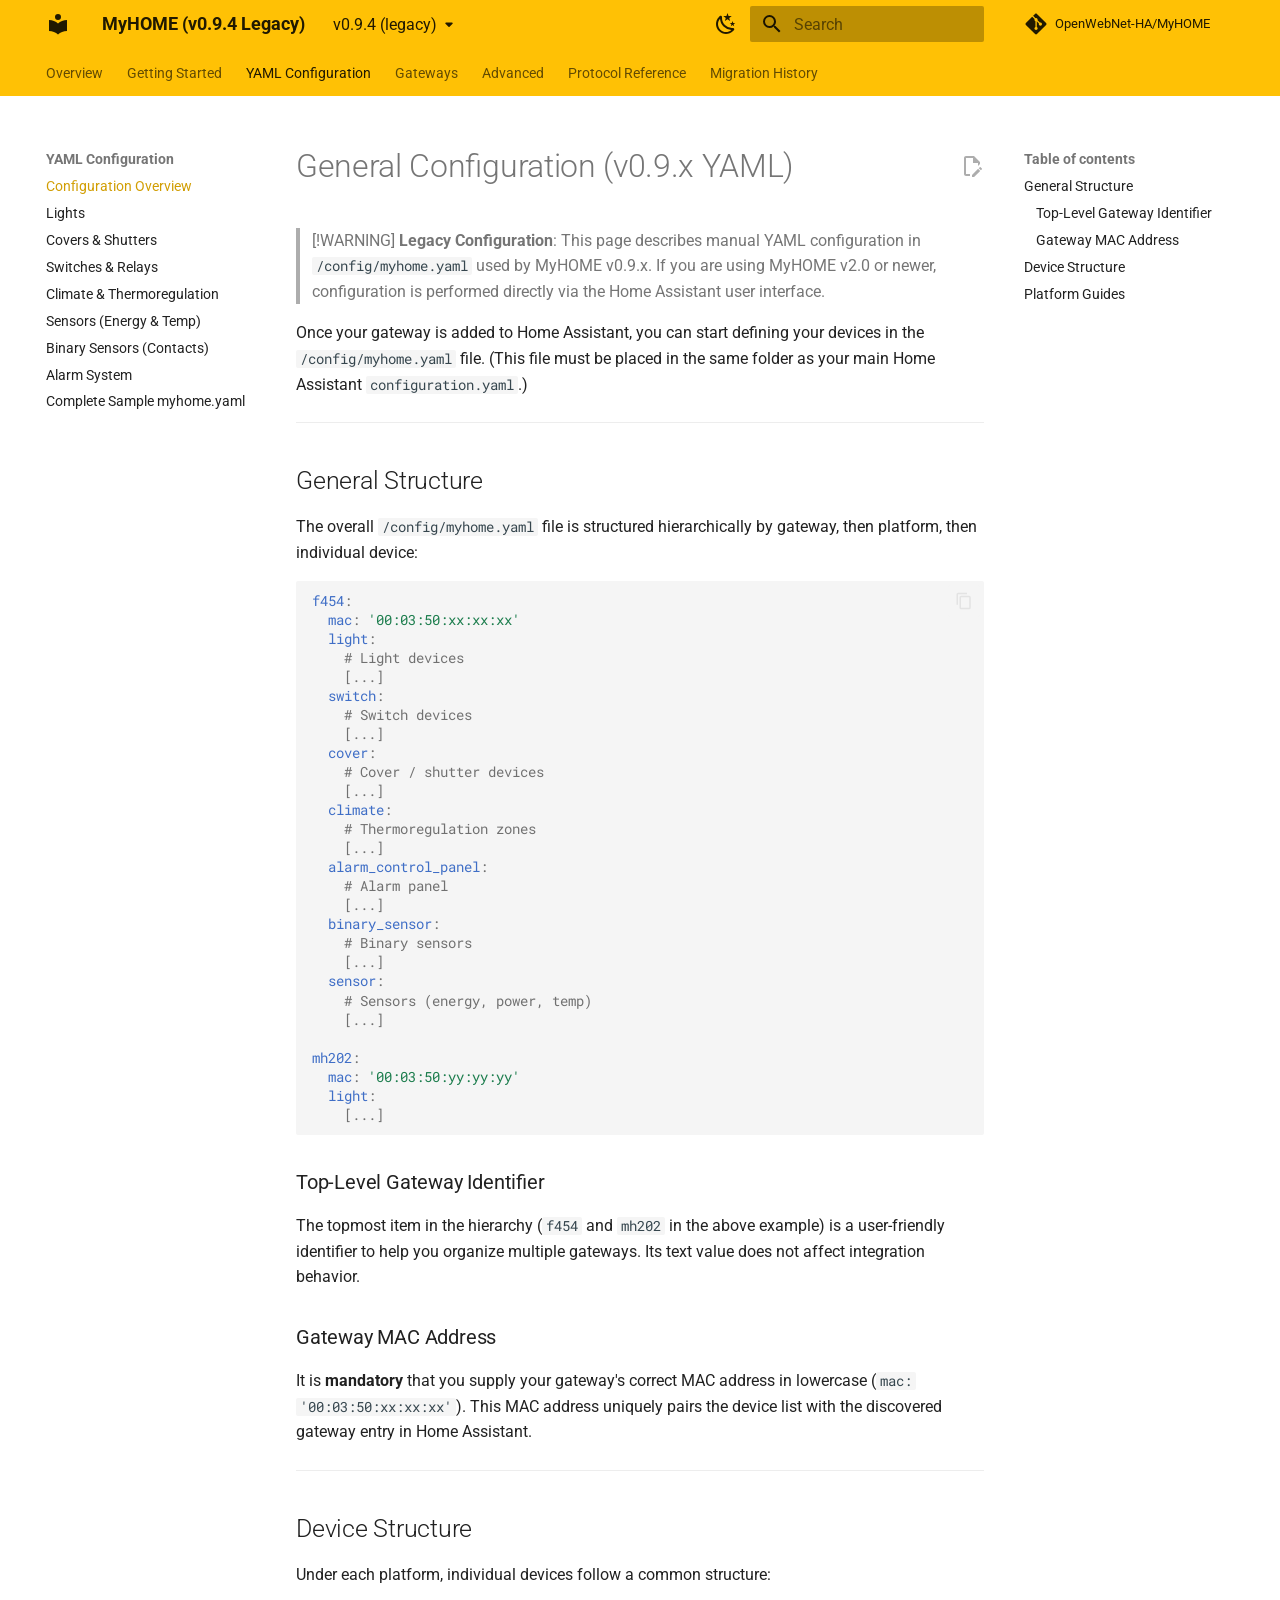
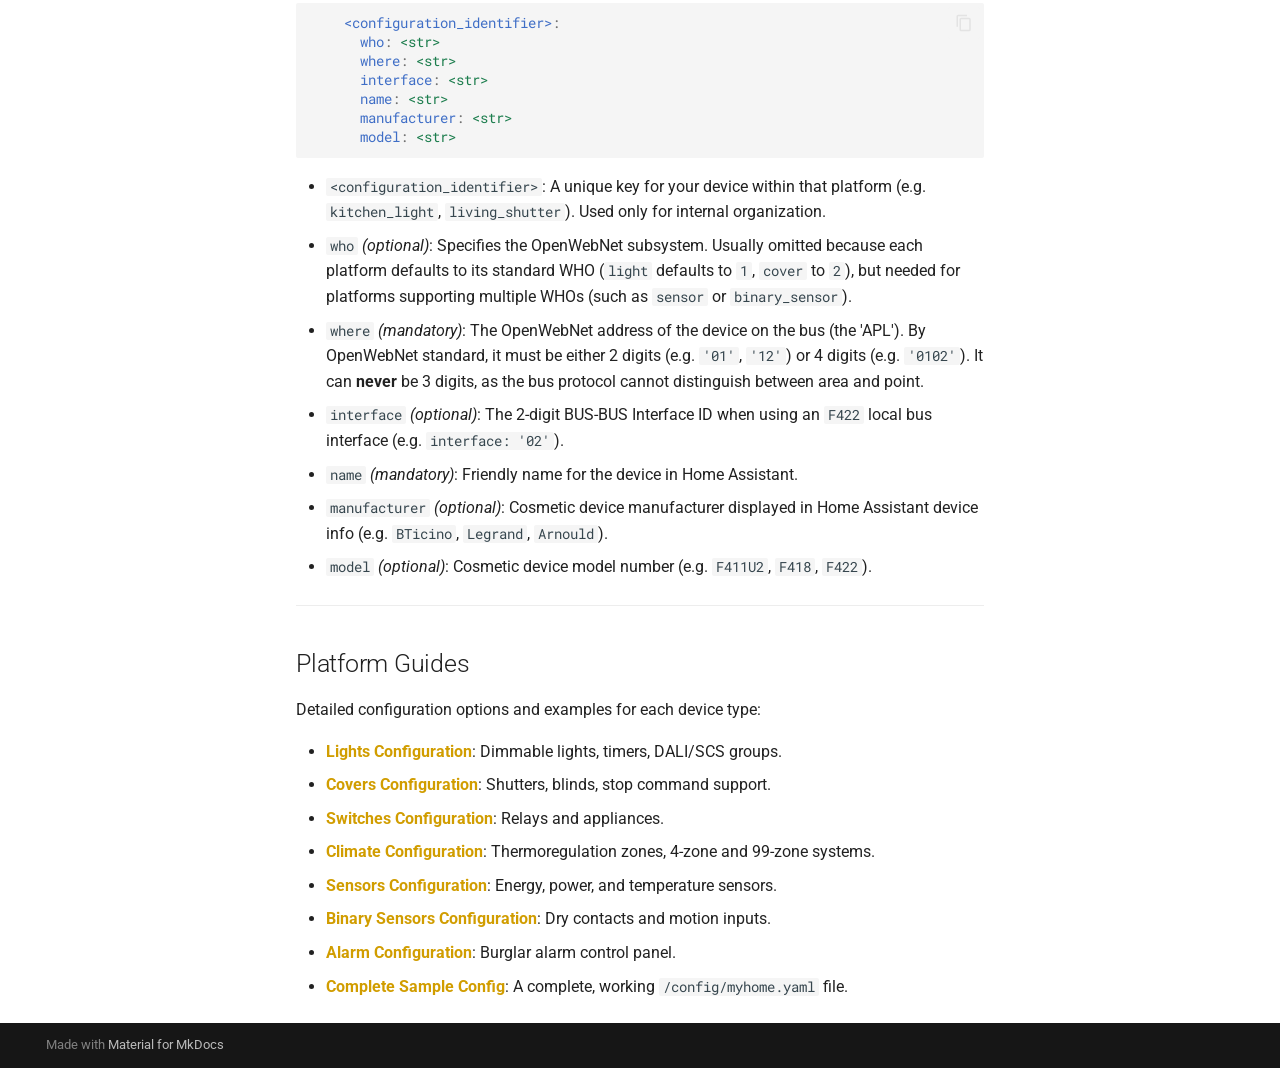
<file: 0.9.4/configuration/index.html>
<!doctype html>
<html lang="en" class="no-js">
  <head>
    
      <meta charset="utf-8">
      <meta name="viewport" content="width=device-width,initial-scale=1">
      
        <meta name="description" content="Legacy YAML configuration documentation for the MyHOME v0.9.4 Home Assistant integration.">
      
      
      
        <link rel="canonical" href="https://openwebnet-ha.github.io/MyHOME/0.9.4/configuration/">
      
      
        <link rel="prev" href="../getting-started/installation/">
      
      
        <link rel="next" href="lights/">
      
      
        
      
      
      <link rel="icon" href="../assets/images/favicon.png">
      <meta name="generator" content="mkdocs-1.6.1, mkdocs-material-9.8.0">
    
    
      
        <title>Configuration Overview - MyHOME (v0.9.4 Legacy)</title>
      
    
    
      <link rel="stylesheet" href="../assets/stylesheets/main.57a0d79d.min.css">
      
        
        <link rel="stylesheet" href="../assets/stylesheets/palette.fb2fffe2.min.css">
      
      


    
    
      
    
    
      
        
        
        <link rel="preconnect" href="https://fonts.gstatic.com" crossorigin>
        <link rel="stylesheet" href="https://fonts.googleapis.com/css?family=Roboto:300,300i,400,400i,700,700i%7CRoboto+Mono:400,400i,700,700i&display=fallback">
        <style>:root{--md-text-font:"Roboto";--md-code-font:"Roboto Mono"}</style>
      
    
    
    <script>__md_scope=new URL("..",location),__md_hash=e=>[...e].reduce(((e,_)=>(e<<5)-e+_.charCodeAt(0)),0),__md_get=(e,_=localStorage,t=__md_scope)=>JSON.parse(_.getItem(t.pathname+"."+e)),__md_set=(e,_,t=localStorage,a=__md_scope)=>{try{t.setItem(a.pathname+"."+e,JSON.stringify(_))}catch(e){}}</script>
    
      

    
    
  </head>
  
  
    
    
      
    
    
    
    
    <body dir="ltr" data-md-color-scheme="default" data-md-color-primary="amber" data-md-color-accent="teal">
  
    
    <input class="md-toggle" data-md-toggle="drawer" type="checkbox" id="__drawer" autocomplete="off">
    <input class="md-toggle" data-md-toggle="search" type="checkbox" id="__search" autocomplete="off">
    <label class="md-overlay" for="__drawer"></label>
    <div data-md-component="skip">
      
        
        <a href="#general-configuration-v09x-yaml" class="md-skip">
          Skip to content
        </a>
      
    </div>
    <div data-md-component="announce">
      
    </div>
    
      <div data-md-color-scheme="default" data-md-component="outdated" hidden>
        
      </div>
    
    
      

<header class="md-header" data-md-component="header">
  <nav class="md-header__inner md-grid" aria-label="Header">
    <a href=".." title="MyHOME (v0.9.4 Legacy)" class="md-header__button md-logo" aria-label="MyHOME (v0.9.4 Legacy)" data-md-component="logo">
      
  
  <svg xmlns="http://www.w3.org/2000/svg" viewBox="0 0 24 24"><path d="M12 8a3 3 0 0 0 3-3 3 3 0 0 0-3-3 3 3 0 0 0-3 3 3 3 0 0 0 3 3m0 3.54C9.64 9.35 6.5 8 3 8v11c3.5 0 6.64 1.35 9 3.54 2.36-2.19 5.5-3.54 9-3.54V8c-3.5 0-6.64 1.35-9 3.54"/></svg>

    </a>
    <label class="md-header__button md-icon" for="__drawer">
      
      <svg xmlns="http://www.w3.org/2000/svg" viewBox="0 0 24 24"><path d="M3 6h18v2H3zm0 5h18v2H3zm0 5h18v2H3z"/></svg>
    </label>
    <div class="md-header__title" data-md-component="header-title">
      <div class="md-header__ellipsis">
        <div class="md-header__topic">
          <span class="md-ellipsis">
            MyHOME (v0.9.4 Legacy)
          </span>
        </div>
        <div class="md-header__topic" data-md-component="header-topic">
          <span class="md-ellipsis">
            
              Configuration Overview
            
          </span>
        </div>
      </div>
    </div>
    
      
        <form class="md-header__option" data-md-component="palette">
  
    
    
    
    <input class="md-option" data-md-color-media="" data-md-color-scheme="default" data-md-color-primary="amber" data-md-color-accent="teal"  aria-label="Switch to dark mode"  type="radio" name="__palette" id="__palette_0">
    
      <label class="md-header__button md-icon" title="Switch to dark mode" for="__palette_1" hidden>
        <svg xmlns="http://www.w3.org/2000/svg" viewBox="0 0 24 24"><path d="m17.75 4.09-2.53 1.94.91 3.06-2.63-1.81-2.63 1.81.91-3.06-2.53-1.94L12.44 4l1.06-3 1.06 3zm3.5 6.91-1.64 1.25.59 1.98-1.7-1.17-1.7 1.17.59-1.98L15.75 11l2.06-.05L18.5 9l.69 1.95zm-2.28 4.95c.83-.08 1.72 1.1 1.19 1.85-.32.45-.66.87-1.08 1.27C15.17 23 8.84 23 4.94 19.07c-3.91-3.9-3.91-10.24 0-14.14.4-.4.82-.76 1.27-1.08.75-.53 1.93.36 1.85 1.19-.27 2.86.69 5.83 2.89 8.02a9.96 9.96 0 0 0 8.02 2.89m-1.64 2.02a12.08 12.08 0 0 1-7.8-3.47c-2.17-2.19-3.33-5-3.49-7.82-2.81 3.14-2.7 7.96.31 10.98 3.02 3.01 7.84 3.12 10.98.31"/></svg>
      </label>
    
  
    
    
    
    <input class="md-option" data-md-color-media="" data-md-color-scheme="slate" data-md-color-primary="amber" data-md-color-accent="teal"  aria-label="Switch to light mode"  type="radio" name="__palette" id="__palette_1">
    
      <label class="md-header__button md-icon" title="Switch to light mode" for="__palette_0" hidden>
        <svg xmlns="http://www.w3.org/2000/svg" viewBox="0 0 24 24"><path d="M12 7a5 5 0 0 1 5 5 5 5 0 0 1-5 5 5 5 0 0 1-5-5 5 5 0 0 1 5-5m0 2a3 3 0 0 0-3 3 3 3 0 0 0 3 3 3 3 0 0 0 3-3 3 3 0 0 0-3-3m0-7 2.39 3.42C13.65 5.15 12.84 5 12 5s-1.65.15-2.39.42zM3.34 7l4.16-.35A7.2 7.2 0 0 0 5.94 8.5c-.44.74-.69 1.5-.83 2.29zm.02 10 1.76-3.77a7.131 7.131 0 0 0 2.38 4.14zM20.65 7l-1.77 3.79a7.02 7.02 0 0 0-2.38-4.15zm-.01 10-4.14.36c.59-.51 1.12-1.14 1.54-1.86.42-.73.69-1.5.83-2.29zM12 22l-2.41-3.44c.74.27 1.55.44 2.41.44.82 0 1.63-.17 2.37-.44z"/></svg>
      </label>
    
  
</form>
      
    
    
      <script>var palette=__md_get("__palette");if(palette&&palette.color){if("(prefers-color-scheme)"===palette.color.media){var media=matchMedia("(prefers-color-scheme: light)"),input=document.querySelector(media.matches?"[data-md-color-media='(prefers-color-scheme: light)']":"[data-md-color-media='(prefers-color-scheme: dark)']");palette.color.media=input.getAttribute("data-md-color-media"),palette.color.scheme=input.getAttribute("data-md-color-scheme"),palette.color.primary=input.getAttribute("data-md-color-primary"),palette.color.accent=input.getAttribute("data-md-color-accent")}for(var[key,value]of Object.entries(palette.color))document.body.setAttribute("data-md-color-"+key,value)}</script>
    
    
    
      
      
        <label class="md-header__button md-icon" for="__search">
          
          <svg xmlns="http://www.w3.org/2000/svg" viewBox="0 0 24 24"><path d="M9.5 3A6.5 6.5 0 0 1 16 9.5c0 1.61-.59 3.09-1.56 4.23l.27.27h.79l5 5-1.5 1.5-5-5v-.79l-.27-.27A6.52 6.52 0 0 1 9.5 16 6.5 6.5 0 0 1 3 9.5 6.5 6.5 0 0 1 9.5 3m0 2C7 5 5 7 5 9.5S7 14 9.5 14 14 12 14 9.5 12 5 9.5 5"/></svg>
        </label>
        <div class="md-search" data-md-component="search" role="dialog">
  <label class="md-search__overlay" for="__search"></label>
  <div class="md-search__inner" role="search">
    <form class="md-search__form" name="search">
      <input type="text" class="md-search__input" name="query" aria-label="Search" placeholder="Search" autocapitalize="off" autocorrect="off" autocomplete="off" spellcheck="false" data-md-component="search-query" required>
      <label class="md-search__icon md-icon" for="__search">
        
        <svg xmlns="http://www.w3.org/2000/svg" viewBox="0 0 24 24"><path d="M9.5 3A6.5 6.5 0 0 1 16 9.5c0 1.61-.59 3.09-1.56 4.23l.27.27h.79l5 5-1.5 1.5-5-5v-.79l-.27-.27A6.52 6.52 0 0 1 9.5 16 6.5 6.5 0 0 1 3 9.5 6.5 6.5 0 0 1 9.5 3m0 2C7 5 5 7 5 9.5S7 14 9.5 14 14 12 14 9.5 12 5 9.5 5"/></svg>
        
        <svg xmlns="http://www.w3.org/2000/svg" viewBox="0 0 24 24"><path d="M20 11v2H8l5.5 5.5-1.42 1.42L4.16 12l7.92-7.92L13.5 5.5 8 11z"/></svg>
      </label>
      <nav class="md-search__options" aria-label="Search">
        
        <button type="reset" class="md-search__icon md-icon" title="Clear" aria-label="Clear" tabindex="-1">
          
          <svg xmlns="http://www.w3.org/2000/svg" viewBox="0 0 24 24"><path d="M19 6.41 17.59 5 12 10.59 6.41 5 5 6.41 10.59 12 5 17.59 6.41 19 12 13.41 17.59 19 19 17.59 13.41 12z"/></svg>
        </button>
      </nav>
      
        <div class="md-search__suggest" data-md-component="search-suggest"></div>
      
    </form>
    <div class="md-search__output">
      <div class="md-search__scrollwrap" tabindex="0" data-md-scrollfix>
        <div class="md-search-result" data-md-component="search-result">
          <div class="md-search-result__meta">
            Initializing search
          </div>
          <ol class="md-search-result__list" role="presentation"></ol>
        </div>
      </div>
    </div>
  </div>
</div>
      
    
    
      <div class="md-header__source">
        <a href="https://github.com/OpenWebNet-HA/MyHOME" title="Go to repository" class="md-source" data-md-component="source">
  <div class="md-source__icon md-icon">
    
    <svg xmlns="http://www.w3.org/2000/svg" viewBox="0 0 448 512"><!--! Font Awesome Free 7.1.0 by @fontawesome - https://fontawesome.com License - https://fontawesome.com/license/free (Icons: CC BY 4.0, Fonts: SIL OFL 1.1, Code: MIT License) Copyright 2025 Fonticons, Inc.--><path d="M439.6 236.1 244 40.5c-5.4-5.5-12.8-8.5-20.4-8.5s-15 3-20.4 8.4L162.5 81l51.5 51.5c27.1-9.1 52.7 16.8 43.4 43.7l49.7 49.7c34.2-11.8 61.2 31 35.5 56.7-26.5 26.5-70.2-2.9-56-37.3L240.3 199v121.9c25.3 12.5 22.3 41.8 9.1 55-6.4 6.4-15.2 10.1-24.3 10.1s-17.8-3.6-24.3-10.1c-17.6-17.6-11.1-46.9 11.2-56v-123c-20.8-8.5-24.6-30.7-18.6-45L142.6 101 8.5 235.1C3 240.6 0 247.9 0 255.5s3 15 8.5 20.4l195.6 195.7c5.4 5.4 12.7 8.4 20.4 8.4s15-3 20.4-8.4l194.7-194.7c5.4-5.4 8.4-12.8 8.4-20.4s-3-15-8.4-20.4"/></svg>
  </div>
  <div class="md-source__repository">
    OpenWebNet-HA/MyHOME
  </div>
</a>
      </div>
    
  </nav>
  
</header>
    
    <div class="md-container" data-md-component="container">
      
      
        
          
            
<nav class="md-tabs" aria-label="Tabs" data-md-component="tabs">
  <div class="md-grid">
    <ul class="md-tabs__list">
      
        
  
  
  
  
    <li class="md-tabs__item">
      <a href=".." class="md-tabs__link">
        
  
  
    
  
  Overview

      </a>
    </li>
  

      
        
  
  
  
  
    
    
      <li class="md-tabs__item">
        <a href="../getting-started/installation/" class="md-tabs__link">
          
  
  
  Getting Started

        </a>
      </li>
    
  

      
        
  
  
  
    
  
  
    
    
      <li class="md-tabs__item md-tabs__item--active">
        <a href="./" class="md-tabs__link">
          
  
  
  YAML Configuration

        </a>
      </li>
    
  

      
        
  
  
  
  
    
    
      <li class="md-tabs__item">
        <a href="../gateways/identification/" class="md-tabs__link">
          
  
  
  Gateways

        </a>
      </li>
    
  

      
        
  
  
  
  
    
    
      <li class="md-tabs__item">
        <a href="../advanced/advanced-uses/" class="md-tabs__link">
          
  
  
  Advanced

        </a>
      </li>
    
  

      
        
  
  
  
  
    
    
      <li class="md-tabs__item">
        <a href="../protocol/who-specifications/" class="md-tabs__link">
          
  
  
  Protocol Reference

        </a>
      </li>
    
  

      
        
  
  
  
  
    
    
      <li class="md-tabs__item">
        <a href="../migration/legacy-pre-v09/" class="md-tabs__link">
          
  
  
  Migration History

        </a>
      </li>
    
  

      
    </ul>
  </div>
</nav>
          
        
      
      <main class="md-main" data-md-component="main">
        <div class="md-main__inner md-grid">
          
            
              
              <div class="md-sidebar md-sidebar--primary" data-md-component="sidebar" data-md-type="navigation" >
                <div class="md-sidebar__scrollwrap">
                  <div class="md-sidebar__inner">
                    


  


<nav class="md-nav md-nav--primary md-nav--lifted" aria-label="Navigation" data-md-level="0">
  <label class="md-nav__title" for="__drawer">
    <a href=".." title="MyHOME (v0.9.4 Legacy)" class="md-nav__button md-logo" aria-label="MyHOME (v0.9.4 Legacy)" data-md-component="logo">
      
  
  <svg xmlns="http://www.w3.org/2000/svg" viewBox="0 0 24 24"><path d="M12 8a3 3 0 0 0 3-3 3 3 0 0 0-3-3 3 3 0 0 0-3 3 3 3 0 0 0 3 3m0 3.54C9.64 9.35 6.5 8 3 8v11c3.5 0 6.64 1.35 9 3.54 2.36-2.19 5.5-3.54 9-3.54V8c-3.5 0-6.64 1.35-9 3.54"/></svg>

    </a>
    MyHOME (v0.9.4 Legacy)
  </label>
  
    <div class="md-nav__source">
      <a href="https://github.com/OpenWebNet-HA/MyHOME" title="Go to repository" class="md-source" data-md-component="source">
  <div class="md-source__icon md-icon">
    
    <svg xmlns="http://www.w3.org/2000/svg" viewBox="0 0 448 512"><!--! Font Awesome Free 7.1.0 by @fontawesome - https://fontawesome.com License - https://fontawesome.com/license/free (Icons: CC BY 4.0, Fonts: SIL OFL 1.1, Code: MIT License) Copyright 2025 Fonticons, Inc.--><path d="M439.6 236.1 244 40.5c-5.4-5.5-12.8-8.5-20.4-8.5s-15 3-20.4 8.4L162.5 81l51.5 51.5c27.1-9.1 52.7 16.8 43.4 43.7l49.7 49.7c34.2-11.8 61.2 31 35.5 56.7-26.5 26.5-70.2-2.9-56-37.3L240.3 199v121.9c25.3 12.5 22.3 41.8 9.1 55-6.4 6.4-15.2 10.1-24.3 10.1s-17.8-3.6-24.3-10.1c-17.6-17.6-11.1-46.9 11.2-56v-123c-20.8-8.5-24.6-30.7-18.6-45L142.6 101 8.5 235.1C3 240.6 0 247.9 0 255.5s3 15 8.5 20.4l195.6 195.7c5.4 5.4 12.7 8.4 20.4 8.4s15-3 20.4-8.4l194.7-194.7c5.4-5.4 8.4-12.8 8.4-20.4s-3-15-8.4-20.4"/></svg>
  </div>
  <div class="md-source__repository">
    OpenWebNet-HA/MyHOME
  </div>
</a>
    </div>
  
  <ul class="md-nav__list" data-md-scrollfix>
    
      
      
  
  
  
  
    <li class="md-nav__item">
      <a href=".." class="md-nav__link">
        
  
  
  <span class="md-ellipsis">
    
  
    Overview
  

    
  </span>
  
  

      </a>
    </li>
  

    
      
      
  
  
  
  
    
    
    
    
      
      
        
      
    
    
    <li class="md-nav__item md-nav__item--nested">
      
        
        
          
        
        <input class="md-nav__toggle md-toggle md-toggle--indeterminate" type="checkbox" id="__nav_2" >
        
          
          <label class="md-nav__link" for="__nav_2" id="__nav_2_label" tabindex="0">
            
  
  
  <span class="md-ellipsis">
    
  
    Getting Started
  

    
  </span>
  
  

            <span class="md-nav__icon md-icon"></span>
          </label>
        
        <nav class="md-nav" data-md-level="1" aria-labelledby="__nav_2_label" aria-expanded="false">
          <label class="md-nav__title" for="__nav_2">
            <span class="md-nav__icon md-icon"></span>
            
  
    Getting Started
  

          </label>
          <ul class="md-nav__list" data-md-scrollfix>
            
              
                
  
  
  
  
    <li class="md-nav__item">
      <a href="../getting-started/installation/" class="md-nav__link">
        
  
  
  <span class="md-ellipsis">
    
  
    Installation
  

    
  </span>
  
  

      </a>
    </li>
  

              
            
          </ul>
        </nav>
      
    </li>
  

    
      
      
  
  
    
  
  
  
    
    
    
    
      
        
        
      
      
        
      
    
    
    <li class="md-nav__item md-nav__item--active md-nav__item--section md-nav__item--nested">
      
        
        
        <input class="md-nav__toggle md-toggle " type="checkbox" id="__nav_3" checked>
        
          
          <label class="md-nav__link" for="__nav_3" id="__nav_3_label" tabindex="">
            
  
  
  <span class="md-ellipsis">
    
  
    YAML Configuration
  

    
  </span>
  
  

            <span class="md-nav__icon md-icon"></span>
          </label>
        
        <nav class="md-nav" data-md-level="1" aria-labelledby="__nav_3_label" aria-expanded="true">
          <label class="md-nav__title" for="__nav_3">
            <span class="md-nav__icon md-icon"></span>
            
  
    YAML Configuration
  

          </label>
          <ul class="md-nav__list" data-md-scrollfix>
            
              
                
  
  
    
  
  
  
    <li class="md-nav__item md-nav__item--active">
      
      <input class="md-nav__toggle md-toggle" type="checkbox" id="__toc">
      
      
        
      
      
        <label class="md-nav__link md-nav__link--active" for="__toc">
          
  
  
  <span class="md-ellipsis">
    
  
    Configuration Overview
  

    
  </span>
  
  

          <span class="md-nav__icon md-icon"></span>
        </label>
      
      <a href="./" class="md-nav__link md-nav__link--active">
        
  
  
  <span class="md-ellipsis">
    
  
    Configuration Overview
  

    
  </span>
  
  

      </a>
      
        

<nav class="md-nav md-nav--secondary" aria-label="Table of contents">
  
  
  
    
  
  
    <label class="md-nav__title" for="__toc">
      <span class="md-nav__icon md-icon"></span>
      Table of contents
    </label>
    <ul class="md-nav__list" data-md-component="toc" data-md-scrollfix>
      
        <li class="md-nav__item">
  <a href="#general-structure" class="md-nav__link">
    <span class="md-ellipsis">
      
        General Structure
      
    </span>
  </a>
  
    <nav class="md-nav" aria-label="General Structure">
      <ul class="md-nav__list">
        
          <li class="md-nav__item">
  <a href="#top-level-gateway-identifier" class="md-nav__link">
    <span class="md-ellipsis">
      
        Top-Level Gateway Identifier
      
    </span>
  </a>
  
</li>
        
          <li class="md-nav__item">
  <a href="#gateway-mac-address" class="md-nav__link">
    <span class="md-ellipsis">
      
        Gateway MAC Address
      
    </span>
  </a>
  
</li>
        
      </ul>
    </nav>
  
</li>
      
        <li class="md-nav__item">
  <a href="#device-structure" class="md-nav__link">
    <span class="md-ellipsis">
      
        Device Structure
      
    </span>
  </a>
  
</li>
      
        <li class="md-nav__item">
  <a href="#platform-guides" class="md-nav__link">
    <span class="md-ellipsis">
      
        Platform Guides
      
    </span>
  </a>
  
</li>
      
    </ul>
  
</nav>
      
    </li>
  

              
            
              
                
  
  
  
  
    <li class="md-nav__item">
      <a href="lights/" class="md-nav__link">
        
  
  
  <span class="md-ellipsis">
    
  
    Lights
  

    
  </span>
  
  

      </a>
    </li>
  

              
            
              
                
  
  
  
  
    <li class="md-nav__item">
      <a href="covers/" class="md-nav__link">
        
  
  
  <span class="md-ellipsis">
    
  
    Covers & Shutters
  

    
  </span>
  
  

      </a>
    </li>
  

              
            
              
                
  
  
  
  
    <li class="md-nav__item">
      <a href="switches/" class="md-nav__link">
        
  
  
  <span class="md-ellipsis">
    
  
    Switches & Relays
  

    
  </span>
  
  

      </a>
    </li>
  

              
            
              
                
  
  
  
  
    <li class="md-nav__item">
      <a href="climate/" class="md-nav__link">
        
  
  
  <span class="md-ellipsis">
    
  
    Climate & Thermoregulation
  

    
  </span>
  
  

      </a>
    </li>
  

              
            
              
                
  
  
  
  
    <li class="md-nav__item">
      <a href="sensors/" class="md-nav__link">
        
  
  
  <span class="md-ellipsis">
    
  
    Sensors (Energy & Temp)
  

    
  </span>
  
  

      </a>
    </li>
  

              
            
              
                
  
  
  
  
    <li class="md-nav__item">
      <a href="binary-sensors/" class="md-nav__link">
        
  
  
  <span class="md-ellipsis">
    
  
    Binary Sensors (Contacts)
  

    
  </span>
  
  

      </a>
    </li>
  

              
            
              
                
  
  
  
  
    <li class="md-nav__item">
      <a href="alarm/" class="md-nav__link">
        
  
  
  <span class="md-ellipsis">
    
  
    Alarm System
  

    
  </span>
  
  

      </a>
    </li>
  

              
            
              
                
  
  
  
  
    <li class="md-nav__item">
      <a href="sample-config/" class="md-nav__link">
        
  
  
  <span class="md-ellipsis">
    
  
    Complete Sample myhome.yaml
  

    
  </span>
  
  

      </a>
    </li>
  

              
            
          </ul>
        </nav>
      
    </li>
  

    
      
      
  
  
  
  
    
    
    
    
      
      
        
      
    
    
    <li class="md-nav__item md-nav__item--nested">
      
        
        
          
        
        <input class="md-nav__toggle md-toggle md-toggle--indeterminate" type="checkbox" id="__nav_4" >
        
          
          <label class="md-nav__link" for="__nav_4" id="__nav_4_label" tabindex="0">
            
  
  
  <span class="md-ellipsis">
    
  
    Gateways
  

    
  </span>
  
  

            <span class="md-nav__icon md-icon"></span>
          </label>
        
        <nav class="md-nav" data-md-level="1" aria-labelledby="__nav_4_label" aria-expanded="false">
          <label class="md-nav__title" for="__nav_4">
            <span class="md-nav__icon md-icon"></span>
            
  
    Gateways
  

          </label>
          <ul class="md-nav__list" data-md-scrollfix>
            
              
                
  
  
  
  
    <li class="md-nav__item">
      <a href="../gateways/identification/" class="md-nav__link">
        
  
  
  <span class="md-ellipsis">
    
  
    Gateway Identification
  

    
  </span>
  
  

      </a>
    </li>
  

              
            
              
                
  
  
  
  
    <li class="md-nav__item">
      <a href="../gateways/timezone/" class="md-nav__link">
        
  
  
  <span class="md-ellipsis">
    
  
    Gateway Timezone
  

    
  </span>
  
  

      </a>
    </li>
  

              
            
          </ul>
        </nav>
      
    </li>
  

    
      
      
  
  
  
  
    
    
    
    
      
      
        
      
    
    
    <li class="md-nav__item md-nav__item--nested">
      
        
        
          
        
        <input class="md-nav__toggle md-toggle md-toggle--indeterminate" type="checkbox" id="__nav_5" >
        
          
          <label class="md-nav__link" for="__nav_5" id="__nav_5_label" tabindex="0">
            
  
  
  <span class="md-ellipsis">
    
  
    Advanced
  

    
  </span>
  
  

            <span class="md-nav__icon md-icon"></span>
          </label>
        
        <nav class="md-nav" data-md-level="1" aria-labelledby="__nav_5_label" aria-expanded="false">
          <label class="md-nav__title" for="__nav_5">
            <span class="md-nav__icon md-icon"></span>
            
  
    Advanced
  

          </label>
          <ul class="md-nav__list" data-md-scrollfix>
            
              
                
  
  
  
  
    <li class="md-nav__item">
      <a href="../advanced/advanced-uses/" class="md-nav__link">
        
  
  
  <span class="md-ellipsis">
    
  
    Automations & Bus Events
  

    
  </span>
  
  

      </a>
    </li>
  

              
            
          </ul>
        </nav>
      
    </li>
  

    
      
      
  
  
  
  
    
    
    
    
      
      
        
      
    
    
    <li class="md-nav__item md-nav__item--nested">
      
        
        
          
        
        <input class="md-nav__toggle md-toggle md-toggle--indeterminate" type="checkbox" id="__nav_6" >
        
          
          <label class="md-nav__link" for="__nav_6" id="__nav_6_label" tabindex="0">
            
  
  
  <span class="md-ellipsis">
    
  
    Protocol Reference
  

    
  </span>
  
  

            <span class="md-nav__icon md-icon"></span>
          </label>
        
        <nav class="md-nav" data-md-level="1" aria-labelledby="__nav_6_label" aria-expanded="false">
          <label class="md-nav__title" for="__nav_6">
            <span class="md-nav__icon md-icon"></span>
            
  
    Protocol Reference
  

          </label>
          <ul class="md-nav__list" data-md-scrollfix>
            
              
                
  
  
  
  
    <li class="md-nav__item">
      <a href="../protocol/who-specifications/" class="md-nav__link">
        
  
  
  <span class="md-ellipsis">
    
  
    OpenWebNet & WHO Specs
  

    
  </span>
  
  

      </a>
    </li>
  

              
            
          </ul>
        </nav>
      
    </li>
  

    
      
      
  
  
  
  
    
    
    
    
      
      
        
      
    
    
    <li class="md-nav__item md-nav__item--nested">
      
        
        
          
        
        <input class="md-nav__toggle md-toggle md-toggle--indeterminate" type="checkbox" id="__nav_7" >
        
          
          <label class="md-nav__link" for="__nav_7" id="__nav_7_label" tabindex="0">
            
  
  
  <span class="md-ellipsis">
    
  
    Migration History
  

    
  </span>
  
  

            <span class="md-nav__icon md-icon"></span>
          </label>
        
        <nav class="md-nav" data-md-level="1" aria-labelledby="__nav_7_label" aria-expanded="false">
          <label class="md-nav__title" for="__nav_7">
            <span class="md-nav__icon md-icon"></span>
            
  
    Migration History
  

          </label>
          <ul class="md-nav__list" data-md-scrollfix>
            
              
                
  
  
  
  
    <li class="md-nav__item">
      <a href="../migration/legacy-pre-v09/" class="md-nav__link">
        
  
  
  <span class="md-ellipsis">
    
  
    Pre-v0.9 Legacy Config
  

    
  </span>
  
  

      </a>
    </li>
  

              
            
          </ul>
        </nav>
      
    </li>
  

    
  </ul>
</nav>
                  </div>
                </div>
              </div>
            
            
              
              <div class="md-sidebar md-sidebar--secondary" data-md-component="sidebar" data-md-type="toc" >
                <div class="md-sidebar__scrollwrap">
                  <div class="md-sidebar__inner">
                    

<nav class="md-nav md-nav--secondary" aria-label="Table of contents">
  
  
  
    
  
  
    <label class="md-nav__title" for="__toc">
      <span class="md-nav__icon md-icon"></span>
      Table of contents
    </label>
    <ul class="md-nav__list" data-md-component="toc" data-md-scrollfix>
      
        <li class="md-nav__item">
  <a href="#general-structure" class="md-nav__link">
    <span class="md-ellipsis">
      
        General Structure
      
    </span>
  </a>
  
    <nav class="md-nav" aria-label="General Structure">
      <ul class="md-nav__list">
        
          <li class="md-nav__item">
  <a href="#top-level-gateway-identifier" class="md-nav__link">
    <span class="md-ellipsis">
      
        Top-Level Gateway Identifier
      
    </span>
  </a>
  
</li>
        
          <li class="md-nav__item">
  <a href="#gateway-mac-address" class="md-nav__link">
    <span class="md-ellipsis">
      
        Gateway MAC Address
      
    </span>
  </a>
  
</li>
        
      </ul>
    </nav>
  
</li>
      
        <li class="md-nav__item">
  <a href="#device-structure" class="md-nav__link">
    <span class="md-ellipsis">
      
        Device Structure
      
    </span>
  </a>
  
</li>
      
        <li class="md-nav__item">
  <a href="#platform-guides" class="md-nav__link">
    <span class="md-ellipsis">
      
        Platform Guides
      
    </span>
  </a>
  
</li>
      
    </ul>
  
</nav>
                  </div>
                </div>
              </div>
            
          
          
            <div class="md-content" data-md-component="content">
              
              <article class="md-content__inner md-typeset">
                
                  


  
    <a href="https://github.com/OpenWebNet-HA/MyHOME/edit/v2-phase1-architecture/docs-v0.9/configuration/index.md" title="Edit this page" class="md-content__button md-icon" rel="edit">
      
      <svg xmlns="http://www.w3.org/2000/svg" viewBox="0 0 24 24"><path d="M10 20H6V4h7v5h5v3.1l2-2V8l-6-6H6c-1.1 0-2 .9-2 2v16c0 1.1.9 2 2 2h4zm10.2-7c.1 0 .3.1.4.2l1.3 1.3c.2.2.2.6 0 .8l-1 1-2.1-2.1 1-1c.1-.1.2-.2.4-.2m0 3.9L14.1 23H12v-2.1l6.1-6.1z"/></svg>
    </a>
  
  


<h1 id="general-configuration-v09x-yaml">General Configuration (v0.9.x YAML)<a class="headerlink" href="#general-configuration-v09x-yaml" title="Permanent link">&para;</a></h1>
<blockquote>
<p>[!WARNING]
<strong>Legacy Configuration</strong>: This page describes manual YAML configuration in <code>/config/myhome.yaml</code> used by MyHOME v0.9.x.
If you are using MyHOME v2.0 or newer, configuration is performed directly via the Home Assistant user interface.</p>
</blockquote>
<p>Once your gateway is added to Home Assistant, you can start defining your devices in the <code>/config/myhome.yaml</code> file. (This file must be placed in the same folder as your main Home Assistant <code>configuration.yaml</code>.)</p>
<hr />
<h2 id="general-structure">General Structure<a class="headerlink" href="#general-structure" title="Permanent link">&para;</a></h2>
<p>The overall <code>/config/myhome.yaml</code> file is structured hierarchically by gateway, then platform, then individual device:</p>
<div class="language-yaml highlight"><pre><span></span><code><span id="__span-0-1"><a id="__codelineno-0-1" name="__codelineno-0-1" href="#__codelineno-0-1"></a><span class="nt">f454</span><span class="p">:</span>
</span><span id="__span-0-2"><a id="__codelineno-0-2" name="__codelineno-0-2" href="#__codelineno-0-2"></a><span class="w">  </span><span class="nt">mac</span><span class="p">:</span><span class="w"> </span><span class="s">'00:03:50:xx:xx:xx'</span>
</span><span id="__span-0-3"><a id="__codelineno-0-3" name="__codelineno-0-3" href="#__codelineno-0-3"></a><span class="w">  </span><span class="nt">light</span><span class="p">:</span>
</span><span id="__span-0-4"><a id="__codelineno-0-4" name="__codelineno-0-4" href="#__codelineno-0-4"></a><span class="w">    </span><span class="c1"># Light devices</span>
</span><span id="__span-0-5"><a id="__codelineno-0-5" name="__codelineno-0-5" href="#__codelineno-0-5"></a><span class="w">    </span><span class="p p-Indicator">[</span><span class="nv">...</span><span class="p p-Indicator">]</span>
</span><span id="__span-0-6"><a id="__codelineno-0-6" name="__codelineno-0-6" href="#__codelineno-0-6"></a><span class="w">  </span><span class="nt">switch</span><span class="p">:</span>
</span><span id="__span-0-7"><a id="__codelineno-0-7" name="__codelineno-0-7" href="#__codelineno-0-7"></a><span class="w">    </span><span class="c1"># Switch devices</span>
</span><span id="__span-0-8"><a id="__codelineno-0-8" name="__codelineno-0-8" href="#__codelineno-0-8"></a><span class="w">    </span><span class="p p-Indicator">[</span><span class="nv">...</span><span class="p p-Indicator">]</span>
</span><span id="__span-0-9"><a id="__codelineno-0-9" name="__codelineno-0-9" href="#__codelineno-0-9"></a><span class="w">  </span><span class="nt">cover</span><span class="p">:</span>
</span><span id="__span-0-10"><a id="__codelineno-0-10" name="__codelineno-0-10" href="#__codelineno-0-10"></a><span class="w">    </span><span class="c1"># Cover / shutter devices</span>
</span><span id="__span-0-11"><a id="__codelineno-0-11" name="__codelineno-0-11" href="#__codelineno-0-11"></a><span class="w">    </span><span class="p p-Indicator">[</span><span class="nv">...</span><span class="p p-Indicator">]</span>
</span><span id="__span-0-12"><a id="__codelineno-0-12" name="__codelineno-0-12" href="#__codelineno-0-12"></a><span class="w">  </span><span class="nt">climate</span><span class="p">:</span>
</span><span id="__span-0-13"><a id="__codelineno-0-13" name="__codelineno-0-13" href="#__codelineno-0-13"></a><span class="w">    </span><span class="c1"># Thermoregulation zones</span>
</span><span id="__span-0-14"><a id="__codelineno-0-14" name="__codelineno-0-14" href="#__codelineno-0-14"></a><span class="w">    </span><span class="p p-Indicator">[</span><span class="nv">...</span><span class="p p-Indicator">]</span>
</span><span id="__span-0-15"><a id="__codelineno-0-15" name="__codelineno-0-15" href="#__codelineno-0-15"></a><span class="w">  </span><span class="nt">alarm_control_panel</span><span class="p">:</span>
</span><span id="__span-0-16"><a id="__codelineno-0-16" name="__codelineno-0-16" href="#__codelineno-0-16"></a><span class="w">    </span><span class="c1"># Alarm panel</span>
</span><span id="__span-0-17"><a id="__codelineno-0-17" name="__codelineno-0-17" href="#__codelineno-0-17"></a><span class="w">    </span><span class="p p-Indicator">[</span><span class="nv">...</span><span class="p p-Indicator">]</span>
</span><span id="__span-0-18"><a id="__codelineno-0-18" name="__codelineno-0-18" href="#__codelineno-0-18"></a><span class="w">  </span><span class="nt">binary_sensor</span><span class="p">:</span>
</span><span id="__span-0-19"><a id="__codelineno-0-19" name="__codelineno-0-19" href="#__codelineno-0-19"></a><span class="w">    </span><span class="c1"># Binary sensors</span>
</span><span id="__span-0-20"><a id="__codelineno-0-20" name="__codelineno-0-20" href="#__codelineno-0-20"></a><span class="w">    </span><span class="p p-Indicator">[</span><span class="nv">...</span><span class="p p-Indicator">]</span>
</span><span id="__span-0-21"><a id="__codelineno-0-21" name="__codelineno-0-21" href="#__codelineno-0-21"></a><span class="w">  </span><span class="nt">sensor</span><span class="p">:</span>
</span><span id="__span-0-22"><a id="__codelineno-0-22" name="__codelineno-0-22" href="#__codelineno-0-22"></a><span class="w">    </span><span class="c1"># Sensors (energy, power, temp)</span>
</span><span id="__span-0-23"><a id="__codelineno-0-23" name="__codelineno-0-23" href="#__codelineno-0-23"></a><span class="w">    </span><span class="p p-Indicator">[</span><span class="nv">...</span><span class="p p-Indicator">]</span>
</span><span id="__span-0-24"><a id="__codelineno-0-24" name="__codelineno-0-24" href="#__codelineno-0-24"></a>
</span><span id="__span-0-25"><a id="__codelineno-0-25" name="__codelineno-0-25" href="#__codelineno-0-25"></a><span class="nt">mh202</span><span class="p">:</span>
</span><span id="__span-0-26"><a id="__codelineno-0-26" name="__codelineno-0-26" href="#__codelineno-0-26"></a><span class="w">  </span><span class="nt">mac</span><span class="p">:</span><span class="w"> </span><span class="s">'00:03:50:yy:yy:yy'</span>
</span><span id="__span-0-27"><a id="__codelineno-0-27" name="__codelineno-0-27" href="#__codelineno-0-27"></a><span class="w">  </span><span class="nt">light</span><span class="p">:</span>
</span><span id="__span-0-28"><a id="__codelineno-0-28" name="__codelineno-0-28" href="#__codelineno-0-28"></a><span class="w">    </span><span class="p p-Indicator">[</span><span class="nv">...</span><span class="p p-Indicator">]</span>
</span></code></pre></div>
<h3 id="top-level-gateway-identifier">Top-Level Gateway Identifier<a class="headerlink" href="#top-level-gateway-identifier" title="Permanent link">&para;</a></h3>
<p>The topmost item in the hierarchy (<code>f454</code> and <code>mh202</code> in the above example) is a user-friendly identifier to help you organize multiple gateways. Its text value does not affect integration behavior.</p>
<h3 id="gateway-mac-address">Gateway MAC Address<a class="headerlink" href="#gateway-mac-address" title="Permanent link">&para;</a></h3>
<p>It is <strong>mandatory</strong> that you supply your gateway's correct MAC address in lowercase (<code>mac: '00:03:50:xx:xx:xx'</code>). This MAC address uniquely pairs the device list with the discovered gateway entry in Home Assistant.</p>
<hr />
<h2 id="device-structure">Device Structure<a class="headerlink" href="#device-structure" title="Permanent link">&para;</a></h2>
<p>Under each platform, individual devices follow a common structure:</p>
<div class="language-yaml highlight"><pre><span></span><code><span id="__span-1-1"><a id="__codelineno-1-1" name="__codelineno-1-1" href="#__codelineno-1-1"></a><span class="w">    </span><span class="nt">&lt;configuration_identifier&gt;</span><span class="p">:</span>
</span><span id="__span-1-2"><a id="__codelineno-1-2" name="__codelineno-1-2" href="#__codelineno-1-2"></a><span class="w">      </span><span class="nt">who</span><span class="p">:</span><span class="w"> </span><span class="l l-Scalar l-Scalar-Plain">&lt;str&gt;</span>
</span><span id="__span-1-3"><a id="__codelineno-1-3" name="__codelineno-1-3" href="#__codelineno-1-3"></a><span class="w">      </span><span class="nt">where</span><span class="p">:</span><span class="w"> </span><span class="l l-Scalar l-Scalar-Plain">&lt;str&gt;</span>
</span><span id="__span-1-4"><a id="__codelineno-1-4" name="__codelineno-1-4" href="#__codelineno-1-4"></a><span class="w">      </span><span class="nt">interface</span><span class="p">:</span><span class="w"> </span><span class="l l-Scalar l-Scalar-Plain">&lt;str&gt;</span>
</span><span id="__span-1-5"><a id="__codelineno-1-5" name="__codelineno-1-5" href="#__codelineno-1-5"></a><span class="w">      </span><span class="nt">name</span><span class="p">:</span><span class="w"> </span><span class="l l-Scalar l-Scalar-Plain">&lt;str&gt;</span>
</span><span id="__span-1-6"><a id="__codelineno-1-6" name="__codelineno-1-6" href="#__codelineno-1-6"></a><span class="w">      </span><span class="nt">manufacturer</span><span class="p">:</span><span class="w"> </span><span class="l l-Scalar l-Scalar-Plain">&lt;str&gt;</span>
</span><span id="__span-1-7"><a id="__codelineno-1-7" name="__codelineno-1-7" href="#__codelineno-1-7"></a><span class="w">      </span><span class="nt">model</span><span class="p">:</span><span class="w"> </span><span class="l l-Scalar l-Scalar-Plain">&lt;str&gt;</span>
</span></code></pre></div>
<ul>
<li><code>&lt;configuration_identifier&gt;</code>: A unique key for your device within that platform (e.g. <code>kitchen_light</code>, <code>living_shutter</code>). Used only for internal organization.</li>
<li><code>who</code> <em>(optional)</em>: Specifies the OpenWebNet subsystem. Usually omitted because each platform defaults to its standard WHO (<code>light</code> defaults to <code>1</code>, <code>cover</code> to <code>2</code>), but needed for platforms supporting multiple WHOs (such as <code>sensor</code> or <code>binary_sensor</code>).</li>
<li><code>where</code> <em>(mandatory)</em>: The OpenWebNet address of the device on the bus (the 'APL'). By OpenWebNet standard, it must be either 2 digits (e.g. <code>'01'</code>, <code>'12'</code>) or 4 digits (e.g. <code>'0102'</code>). It can <strong>never</strong> be 3 digits, as the bus protocol cannot distinguish between area and point.</li>
<li><code>interface</code> <em>(optional)</em>: The 2-digit BUS-BUS Interface ID when using an <code>F422</code> local bus interface (e.g. <code>interface: '02'</code>).</li>
<li><code>name</code> <em>(mandatory)</em>: Friendly name for the device in Home Assistant.</li>
<li><code>manufacturer</code> <em>(optional)</em>: Cosmetic device manufacturer displayed in Home Assistant device info (e.g. <code>BTicino</code>, <code>Legrand</code>, <code>Arnould</code>).</li>
<li><code>model</code> <em>(optional)</em>: Cosmetic device model number (e.g. <code>F411U2</code>, <code>F418</code>, <code>F422</code>).</li>
</ul>
<hr />
<h2 id="platform-guides">Platform Guides<a class="headerlink" href="#platform-guides" title="Permanent link">&para;</a></h2>
<p>Detailed configuration options and examples for each device type:</p>
<ul>
<li><strong><a href="lights/">Lights Configuration</a></strong>: Dimmable lights, timers, DALI/SCS groups.</li>
<li><strong><a href="covers/">Covers Configuration</a></strong>: Shutters, blinds, stop command support.</li>
<li><strong><a href="switches/">Switches Configuration</a></strong>: Relays and appliances.</li>
<li><strong><a href="climate/">Climate Configuration</a></strong>: Thermoregulation zones, 4-zone and 99-zone systems.</li>
<li><strong><a href="sensors/">Sensors Configuration</a></strong>: Energy, power, and temperature sensors.</li>
<li><strong><a href="binary-sensors/">Binary Sensors Configuration</a></strong>: Dry contacts and motion inputs.</li>
<li><strong><a href="alarm/">Alarm Configuration</a></strong>: Burglar alarm control panel.</li>
<li><strong><a href="sample-config/">Complete Sample Config</a></strong>: A complete, working <code>/config/myhome.yaml</code> file.</li>
</ul>












                
              </article>
            </div>
          
          
<script>var target=document.getElementById(location.hash.slice(1));target&&target.name&&(target.checked=target.name.startsWith("__tabbed_"))</script>
        </div>
        
          <button type="button" class="md-top md-icon" data-md-component="top" hidden>
  
  <svg xmlns="http://www.w3.org/2000/svg" viewBox="0 0 24 24"><path d="M13 20h-2V8l-5.5 5.5-1.42-1.42L12 4.16l7.92 7.92-1.42 1.42L13 8z"/></svg>
  Back to top
</button>
        
      </main>
      
        <footer class="md-footer">
  
  <div class="md-footer-meta md-typeset">
    <div class="md-footer-meta__inner md-grid">
      <div class="md-copyright">
  
  
    Made with
    <a href="https://squidfunk.github.io/mkdocs-material/" target="_blank" rel="noopener">
      Material for MkDocs
    </a>
  
</div>
      
    </div>
  </div>
</footer>
      
    </div>
    <div class="md-dialog" data-md-component="dialog">
      <div class="md-dialog__inner md-typeset"></div>
    </div>
    
    
    
      
      
      <script id="__config" type="application/json">{"annotate": null, "base": "..", "features": ["navigation.instant", "navigation.tracking", "navigation.tabs", "navigation.sections", "navigation.expand", "navigation.top", "search.suggest", "search.highlight", "content.code.copy", "content.action.edit"], "search": "../assets/javascripts/workers/search.a7633da7.min.js", "tags": null, "translations": {"clipboard.copied": "Copied to clipboard", "clipboard.copy": "Copy to clipboard", "search.result.more.one": "1 more on this page", "search.result.more.other": "# more on this page", "search.result.none": "No matching documents", "search.result.one": "1 matching document", "search.result.other": "# matching documents", "search.result.placeholder": "Type to start searching", "search.result.term.missing": "Missing", "select.version": "Select version"}, "version": {"provider": "mike"}}</script>
    
    
      <script src="../assets/javascripts/bundle.c21346df.min.js"></script>
      
    
  </body>
</html>
</file>
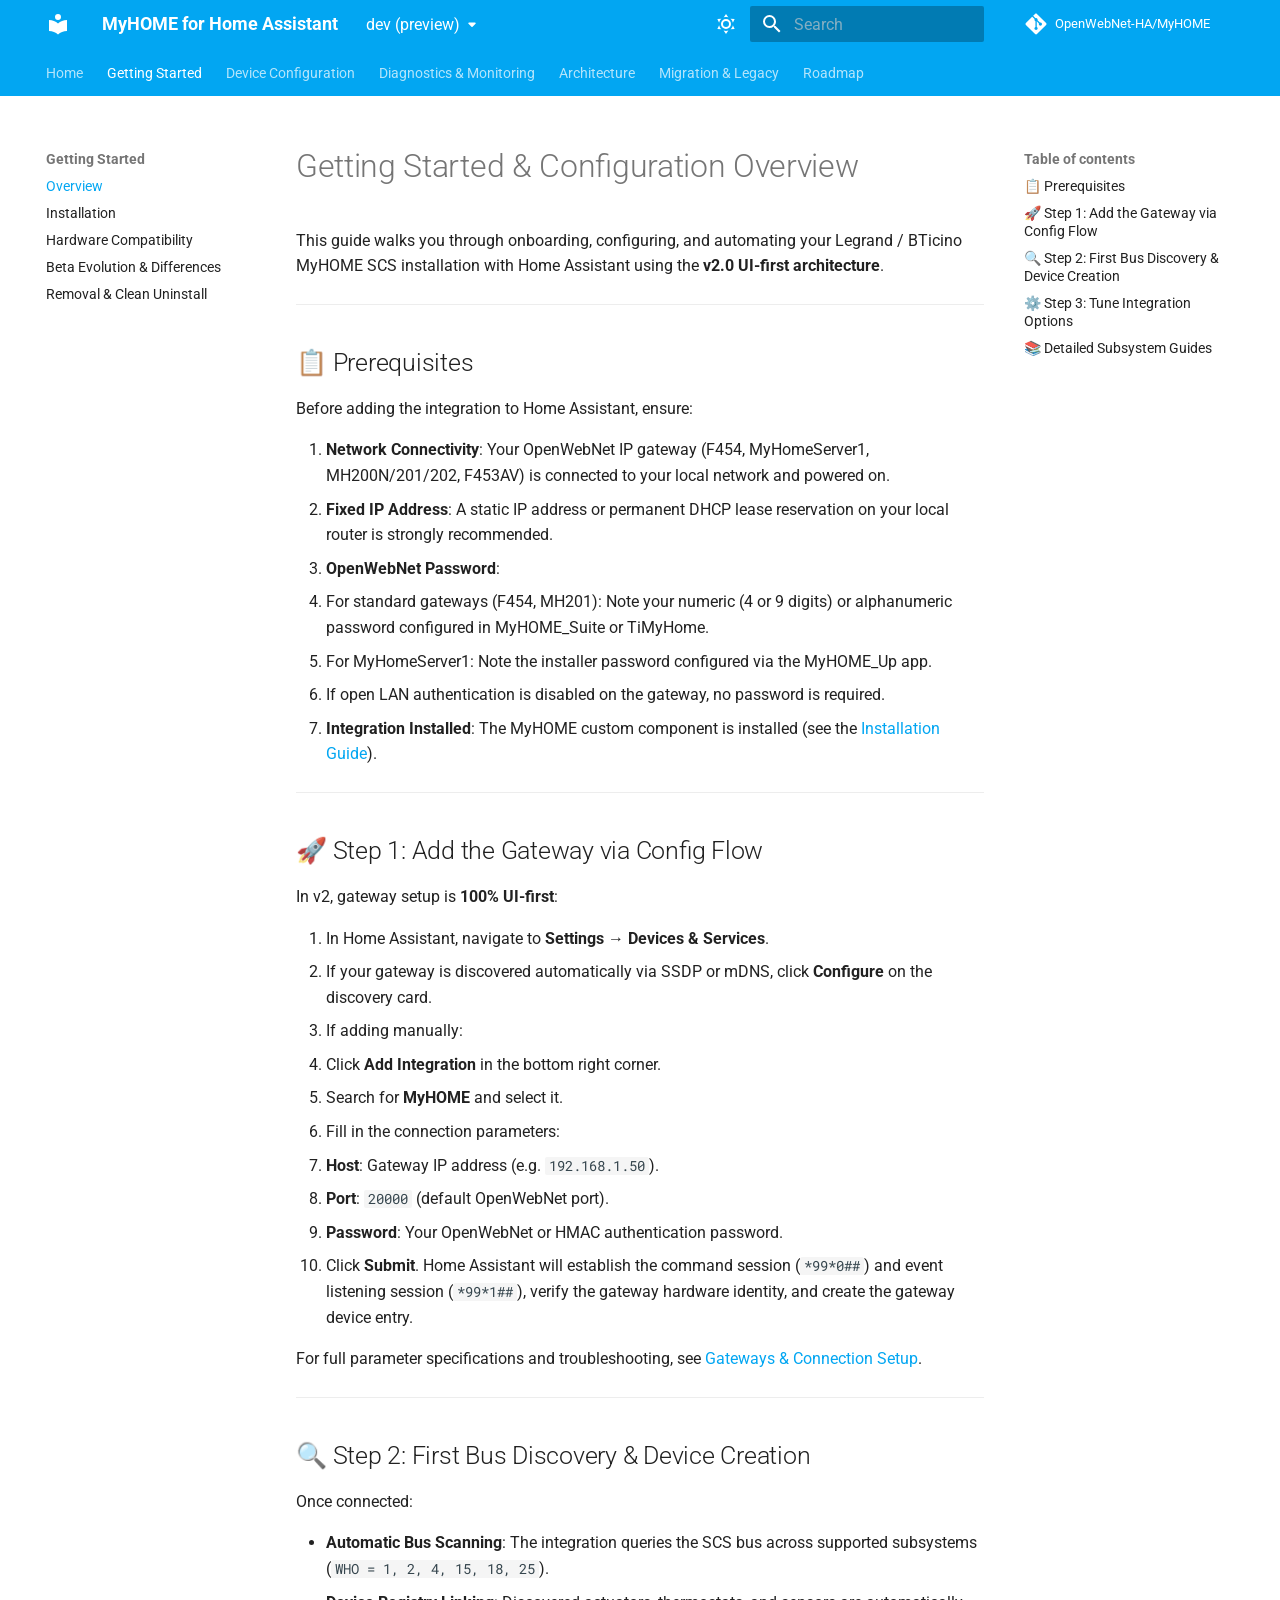
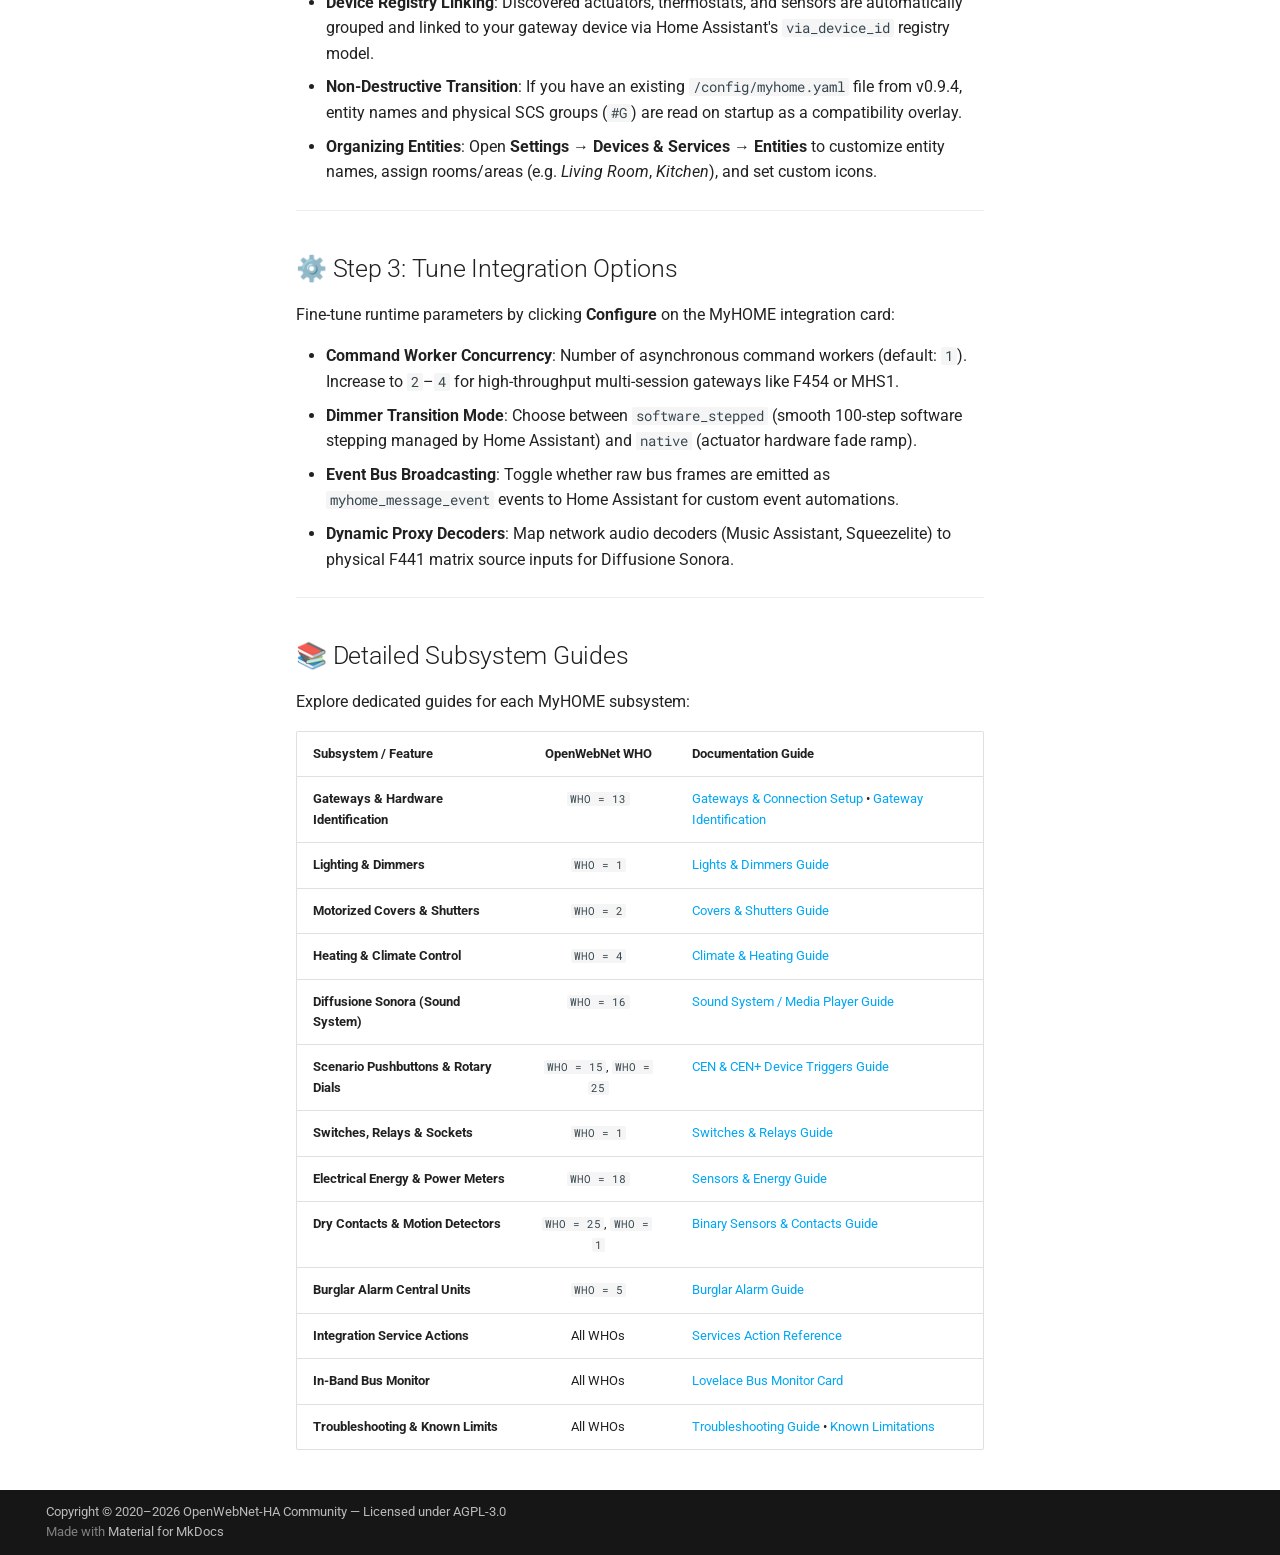
<file: dev/configuration/index.html>
<!doctype html>
<html lang="en" class="no-js">
  <head>
    
      <meta charset="utf-8">
      <meta name="viewport" content="width=device-width,initial-scale=1">
      
        <meta name="description" content="Modern async Home Assistant integration for Legrand & BTicino MyHOME SCS bus systems via OpenWebNet.">
      
      
        <meta name="author" content="OpenWebNet-HA Community">
      
      
        <link rel="canonical" href="https://openwebnet-ha.github.io/MyHOME/dev/configuration/">
      
      
        <link rel="prev" href="..">
      
      
        <link rel="next" href="../getting-started/installation/">
      
      
        
      
      
      <link rel="icon" href="../assets/images/favicon.png">
      <meta name="generator" content="mkdocs-1.6.1, mkdocs-material-9.8.0">
    
    
      
        <title>Overview - MyHOME for Home Assistant</title>
      
    
    
      <link rel="stylesheet" href="../assets/stylesheets/main.57a0d79d.min.css">
      
        
        <link rel="stylesheet" href="../assets/stylesheets/palette.fb2fffe2.min.css">
      
      


    
    
      
    
    
      
        
        
        <link rel="preconnect" href="https://fonts.gstatic.com" crossorigin>
        <link rel="stylesheet" href="https://fonts.googleapis.com/css?family=Roboto:300,300i,400,400i,700,700i%7CRoboto+Mono:400,400i,700,700i&display=fallback">
        <style>:root{--md-text-font:"Roboto";--md-code-font:"Roboto Mono"}</style>
      
    
    
    <script>__md_scope=new URL("..",location),__md_hash=e=>[...e].reduce(((e,_)=>(e<<5)-e+_.charCodeAt(0)),0),__md_get=(e,_=localStorage,t=__md_scope)=>JSON.parse(_.getItem(t.pathname+"."+e)),__md_set=(e,_,t=localStorage,a=__md_scope)=>{try{t.setItem(a.pathname+"."+e,JSON.stringify(_))}catch(e){}}</script>
    
      

    
    
  </head>
  
  
    
    
      
    
    
    
    
    <body dir="ltr" data-md-color-scheme="default" data-md-color-primary="light-blue" data-md-color-accent="blue">
  
    
    <input class="md-toggle" data-md-toggle="drawer" type="checkbox" id="__drawer" autocomplete="off">
    <input class="md-toggle" data-md-toggle="search" type="checkbox" id="__search" autocomplete="off">
    <label class="md-overlay" for="__drawer"></label>
    <div data-md-component="skip">
      
        
        <a href="#getting-started-configuration-overview" class="md-skip">
          Skip to content
        </a>
      
    </div>
    <div data-md-component="announce">
      
    </div>
    
      <div data-md-color-scheme="default" data-md-component="outdated" hidden>
        
      </div>
    
    
      

<header class="md-header" data-md-component="header">
  <nav class="md-header__inner md-grid" aria-label="Header">
    <a href=".." title="MyHOME for Home Assistant" class="md-header__button md-logo" aria-label="MyHOME for Home Assistant" data-md-component="logo">
      
  
  <svg xmlns="http://www.w3.org/2000/svg" viewBox="0 0 24 24"><path d="M12 8a3 3 0 0 0 3-3 3 3 0 0 0-3-3 3 3 0 0 0-3 3 3 3 0 0 0 3 3m0 3.54C9.64 9.35 6.5 8 3 8v11c3.5 0 6.64 1.35 9 3.54 2.36-2.19 5.5-3.54 9-3.54V8c-3.5 0-6.64 1.35-9 3.54"/></svg>

    </a>
    <label class="md-header__button md-icon" for="__drawer">
      
      <svg xmlns="http://www.w3.org/2000/svg" viewBox="0 0 24 24"><path d="M3 6h18v2H3zm0 5h18v2H3zm0 5h18v2H3z"/></svg>
    </label>
    <div class="md-header__title" data-md-component="header-title">
      <div class="md-header__ellipsis">
        <div class="md-header__topic">
          <span class="md-ellipsis">
            MyHOME for Home Assistant
          </span>
        </div>
        <div class="md-header__topic" data-md-component="header-topic">
          <span class="md-ellipsis">
            
              Overview
            
          </span>
        </div>
      </div>
    </div>
    
      
        <form class="md-header__option" data-md-component="palette">
  
    
    
    
    <input class="md-option" data-md-color-media="(prefers-color-scheme: light)" data-md-color-scheme="default" data-md-color-primary="light-blue" data-md-color-accent="blue"  aria-label="Switch to dark mode"  type="radio" name="__palette" id="__palette_0">
    
      <label class="md-header__button md-icon" title="Switch to dark mode" for="__palette_1" hidden>
        <svg xmlns="http://www.w3.org/2000/svg" viewBox="0 0 24 24"><path d="M12 7a5 5 0 0 1 5 5 5 5 0 0 1-5 5 5 5 0 0 1-5-5 5 5 0 0 1 5-5m0 2a3 3 0 0 0-3 3 3 3 0 0 0 3 3 3 3 0 0 0 3-3 3 3 0 0 0-3-3m0-7 2.39 3.42C13.65 5.15 12.84 5 12 5s-1.65.15-2.39.42zM3.34 7l4.16-.35A7.2 7.2 0 0 0 5.94 8.5c-.44.74-.69 1.5-.83 2.29zm.02 10 1.76-3.77a7.131 7.131 0 0 0 2.38 4.14zM20.65 7l-1.77 3.79a7.02 7.02 0 0 0-2.38-4.15zm-.01 10-4.14.36c.59-.51 1.12-1.14 1.54-1.86.42-.73.69-1.5.83-2.29zM12 22l-2.41-3.44c.74.27 1.55.44 2.41.44.82 0 1.63-.17 2.37-.44z"/></svg>
      </label>
    
  
    
    
    
    <input class="md-option" data-md-color-media="(prefers-color-scheme: dark)" data-md-color-scheme="slate" data-md-color-primary="light-blue" data-md-color-accent="blue"  aria-label="Switch to light mode"  type="radio" name="__palette" id="__palette_1">
    
      <label class="md-header__button md-icon" title="Switch to light mode" for="__palette_0" hidden>
        <svg xmlns="http://www.w3.org/2000/svg" viewBox="0 0 24 24"><path d="m17.75 4.09-2.53 1.94.91 3.06-2.63-1.81-2.63 1.81.91-3.06-2.53-1.94L12.44 4l1.06-3 1.06 3zm3.5 6.91-1.64 1.25.59 1.98-1.7-1.17-1.7 1.17.59-1.98L15.75 11l2.06-.05L18.5 9l.69 1.95zm-2.28 4.95c.83-.08 1.72 1.1 1.19 1.85-.32.45-.66.87-1.08 1.27C15.17 23 8.84 23 4.94 19.07c-3.91-3.9-3.91-10.24 0-14.14.4-.4.82-.76 1.27-1.08.75-.53 1.93.36 1.85 1.19-.27 2.86.69 5.83 2.89 8.02a9.96 9.96 0 0 0 8.02 2.89m-1.64 2.02a12.08 12.08 0 0 1-7.8-3.47c-2.17-2.19-3.33-5-3.49-7.82-2.81 3.14-2.7 7.96.31 10.98 3.02 3.01 7.84 3.12 10.98.31"/></svg>
      </label>
    
  
</form>
      
    
    
      <script>var palette=__md_get("__palette");if(palette&&palette.color){if("(prefers-color-scheme)"===palette.color.media){var media=matchMedia("(prefers-color-scheme: light)"),input=document.querySelector(media.matches?"[data-md-color-media='(prefers-color-scheme: light)']":"[data-md-color-media='(prefers-color-scheme: dark)']");palette.color.media=input.getAttribute("data-md-color-media"),palette.color.scheme=input.getAttribute("data-md-color-scheme"),palette.color.primary=input.getAttribute("data-md-color-primary"),palette.color.accent=input.getAttribute("data-md-color-accent")}for(var[key,value]of Object.entries(palette.color))document.body.setAttribute("data-md-color-"+key,value)}</script>
    
    
    
      
      
        <label class="md-header__button md-icon" for="__search">
          
          <svg xmlns="http://www.w3.org/2000/svg" viewBox="0 0 24 24"><path d="M9.5 3A6.5 6.5 0 0 1 16 9.5c0 1.61-.59 3.09-1.56 4.23l.27.27h.79l5 5-1.5 1.5-5-5v-.79l-.27-.27A6.52 6.52 0 0 1 9.5 16 6.5 6.5 0 0 1 3 9.5 6.5 6.5 0 0 1 9.5 3m0 2C7 5 5 7 5 9.5S7 14 9.5 14 14 12 14 9.5 12 5 9.5 5"/></svg>
        </label>
        <div class="md-search" data-md-component="search" role="dialog">
  <label class="md-search__overlay" for="__search"></label>
  <div class="md-search__inner" role="search">
    <form class="md-search__form" name="search">
      <input type="text" class="md-search__input" name="query" aria-label="Search" placeholder="Search" autocapitalize="off" autocorrect="off" autocomplete="off" spellcheck="false" data-md-component="search-query" required>
      <label class="md-search__icon md-icon" for="__search">
        
        <svg xmlns="http://www.w3.org/2000/svg" viewBox="0 0 24 24"><path d="M9.5 3A6.5 6.5 0 0 1 16 9.5c0 1.61-.59 3.09-1.56 4.23l.27.27h.79l5 5-1.5 1.5-5-5v-.79l-.27-.27A6.52 6.52 0 0 1 9.5 16 6.5 6.5 0 0 1 3 9.5 6.5 6.5 0 0 1 9.5 3m0 2C7 5 5 7 5 9.5S7 14 9.5 14 14 12 14 9.5 12 5 9.5 5"/></svg>
        
        <svg xmlns="http://www.w3.org/2000/svg" viewBox="0 0 24 24"><path d="M20 11v2H8l5.5 5.5-1.42 1.42L4.16 12l7.92-7.92L13.5 5.5 8 11z"/></svg>
      </label>
      <nav class="md-search__options" aria-label="Search">
        
        <button type="reset" class="md-search__icon md-icon" title="Clear" aria-label="Clear" tabindex="-1">
          
          <svg xmlns="http://www.w3.org/2000/svg" viewBox="0 0 24 24"><path d="M19 6.41 17.59 5 12 10.59 6.41 5 5 6.41 10.59 12 5 17.59 6.41 19 12 13.41 17.59 19 19 17.59 13.41 12z"/></svg>
        </button>
      </nav>
      
        <div class="md-search__suggest" data-md-component="search-suggest"></div>
      
    </form>
    <div class="md-search__output">
      <div class="md-search__scrollwrap" tabindex="0" data-md-scrollfix>
        <div class="md-search-result" data-md-component="search-result">
          <div class="md-search-result__meta">
            Initializing search
          </div>
          <ol class="md-search-result__list" role="presentation"></ol>
        </div>
      </div>
    </div>
  </div>
</div>
      
    
    
      <div class="md-header__source">
        <a href="https://github.com/OpenWebNet-HA/MyHOME" title="Go to repository" class="md-source" data-md-component="source">
  <div class="md-source__icon md-icon">
    
    <svg xmlns="http://www.w3.org/2000/svg" viewBox="0 0 448 512"><!--! Font Awesome Free 7.1.0 by @fontawesome - https://fontawesome.com License - https://fontawesome.com/license/free (Icons: CC BY 4.0, Fonts: SIL OFL 1.1, Code: MIT License) Copyright 2025 Fonticons, Inc.--><path d="M439.6 236.1 244 40.5c-5.4-5.5-12.8-8.5-20.4-8.5s-15 3-20.4 8.4L162.5 81l51.5 51.5c27.1-9.1 52.7 16.8 43.4 43.7l49.7 49.7c34.2-11.8 61.2 31 35.5 56.7-26.5 26.5-70.2-2.9-56-37.3L240.3 199v121.9c25.3 12.5 22.3 41.8 9.1 55-6.4 6.4-15.2 10.1-24.3 10.1s-17.8-3.6-24.3-10.1c-17.6-17.6-11.1-46.9 11.2-56v-123c-20.8-8.5-24.6-30.7-18.6-45L142.6 101 8.5 235.1C3 240.6 0 247.9 0 255.5s3 15 8.5 20.4l195.6 195.7c5.4 5.4 12.7 8.4 20.4 8.4s15-3 20.4-8.4l194.7-194.7c5.4-5.4 8.4-12.8 8.4-20.4s-3-15-8.4-20.4"/></svg>
  </div>
  <div class="md-source__repository">
    OpenWebNet-HA/MyHOME
  </div>
</a>
      </div>
    
  </nav>
  
</header>
    
    <div class="md-container" data-md-component="container">
      
      
        
          
            
<nav class="md-tabs" aria-label="Tabs" data-md-component="tabs">
  <div class="md-grid">
    <ul class="md-tabs__list">
      
        
  
  
  
  
    <li class="md-tabs__item">
      <a href=".." class="md-tabs__link">
        
  
  
    
  
  Home

      </a>
    </li>
  

      
        
  
  
  
    
  
  
    
    
      <li class="md-tabs__item md-tabs__item--active">
        <a href="./" class="md-tabs__link">
          
  
  
  Getting Started

        </a>
      </li>
    
  

      
        
  
  
  
  
    
    
      <li class="md-tabs__item">
        <a href="gateways/" class="md-tabs__link">
          
  
  
  Device Configuration

        </a>
      </li>
    
  

      
        
  
  
  
  
    
    
      <li class="md-tabs__item">
        <a href="bus_monitor/" class="md-tabs__link">
          
  
  
  Diagnostics & Monitoring

        </a>
      </li>
    
  

      
        
  
  
  
  
    
    
      <li class="md-tabs__item">
        <a href="../architecture/anti-drift-safeguards/" class="md-tabs__link">
          
  
  
  Architecture

        </a>
      </li>
    
  

      
        
  
  
  
  
    
    
      <li class="md-tabs__item">
        <a href="../migration/upgrade-from-094/" class="md-tabs__link">
          
  
  
  Migration & Legacy

        </a>
      </li>
    
  

      
        
  
  
  
  
    
    
      <li class="md-tabs__item">
        <a href="../roadmap/" class="md-tabs__link">
          
  
  
  Roadmap

        </a>
      </li>
    
  

      
    </ul>
  </div>
</nav>
          
        
      
      <main class="md-main" data-md-component="main">
        <div class="md-main__inner md-grid">
          
            
              
              <div class="md-sidebar md-sidebar--primary" data-md-component="sidebar" data-md-type="navigation" >
                <div class="md-sidebar__scrollwrap">
                  <div class="md-sidebar__inner">
                    


  


<nav class="md-nav md-nav--primary md-nav--lifted" aria-label="Navigation" data-md-level="0">
  <label class="md-nav__title" for="__drawer">
    <a href=".." title="MyHOME for Home Assistant" class="md-nav__button md-logo" aria-label="MyHOME for Home Assistant" data-md-component="logo">
      
  
  <svg xmlns="http://www.w3.org/2000/svg" viewBox="0 0 24 24"><path d="M12 8a3 3 0 0 0 3-3 3 3 0 0 0-3-3 3 3 0 0 0-3 3 3 3 0 0 0 3 3m0 3.54C9.64 9.35 6.5 8 3 8v11c3.5 0 6.64 1.35 9 3.54 2.36-2.19 5.5-3.54 9-3.54V8c-3.5 0-6.64 1.35-9 3.54"/></svg>

    </a>
    MyHOME for Home Assistant
  </label>
  
    <div class="md-nav__source">
      <a href="https://github.com/OpenWebNet-HA/MyHOME" title="Go to repository" class="md-source" data-md-component="source">
  <div class="md-source__icon md-icon">
    
    <svg xmlns="http://www.w3.org/2000/svg" viewBox="0 0 448 512"><!--! Font Awesome Free 7.1.0 by @fontawesome - https://fontawesome.com License - https://fontawesome.com/license/free (Icons: CC BY 4.0, Fonts: SIL OFL 1.1, Code: MIT License) Copyright 2025 Fonticons, Inc.--><path d="M439.6 236.1 244 40.5c-5.4-5.5-12.8-8.5-20.4-8.5s-15 3-20.4 8.4L162.5 81l51.5 51.5c27.1-9.1 52.7 16.8 43.4 43.7l49.7 49.7c34.2-11.8 61.2 31 35.5 56.7-26.5 26.5-70.2-2.9-56-37.3L240.3 199v121.9c25.3 12.5 22.3 41.8 9.1 55-6.4 6.4-15.2 10.1-24.3 10.1s-17.8-3.6-24.3-10.1c-17.6-17.6-11.1-46.9 11.2-56v-123c-20.8-8.5-24.6-30.7-18.6-45L142.6 101 8.5 235.1C3 240.6 0 247.9 0 255.5s3 15 8.5 20.4l195.6 195.7c5.4 5.4 12.7 8.4 20.4 8.4s15-3 20.4-8.4l194.7-194.7c5.4-5.4 8.4-12.8 8.4-20.4s-3-15-8.4-20.4"/></svg>
  </div>
  <div class="md-source__repository">
    OpenWebNet-HA/MyHOME
  </div>
</a>
    </div>
  
  <ul class="md-nav__list" data-md-scrollfix>
    
      
      
  
  
  
  
    <li class="md-nav__item">
      <a href=".." class="md-nav__link">
        
  
  
  <span class="md-ellipsis">
    
  
    Home
  

    
  </span>
  
  

      </a>
    </li>
  

    
      
      
  
  
    
  
  
  
    
    
    
    
      
        
        
      
      
        
      
    
    
    <li class="md-nav__item md-nav__item--active md-nav__item--section md-nav__item--nested">
      
        
        
        <input class="md-nav__toggle md-toggle " type="checkbox" id="__nav_2" checked>
        
          
          <label class="md-nav__link" for="__nav_2" id="__nav_2_label" tabindex="">
            
  
  
  <span class="md-ellipsis">
    
  
    Getting Started
  

    
  </span>
  
  

            <span class="md-nav__icon md-icon"></span>
          </label>
        
        <nav class="md-nav" data-md-level="1" aria-labelledby="__nav_2_label" aria-expanded="true">
          <label class="md-nav__title" for="__nav_2">
            <span class="md-nav__icon md-icon"></span>
            
  
    Getting Started
  

          </label>
          <ul class="md-nav__list" data-md-scrollfix>
            
              
                
  
  
    
  
  
  
    <li class="md-nav__item md-nav__item--active">
      
      <input class="md-nav__toggle md-toggle" type="checkbox" id="__toc">
      
      
        
      
      
        <label class="md-nav__link md-nav__link--active" for="__toc">
          
  
  
  <span class="md-ellipsis">
    
  
    Overview
  

    
  </span>
  
  

          <span class="md-nav__icon md-icon"></span>
        </label>
      
      <a href="./" class="md-nav__link md-nav__link--active">
        
  
  
  <span class="md-ellipsis">
    
  
    Overview
  

    
  </span>
  
  

      </a>
      
        

<nav class="md-nav md-nav--secondary" aria-label="Table of contents">
  
  
  
    
  
  
    <label class="md-nav__title" for="__toc">
      <span class="md-nav__icon md-icon"></span>
      Table of contents
    </label>
    <ul class="md-nav__list" data-md-component="toc" data-md-scrollfix>
      
        <li class="md-nav__item">
  <a href="#prerequisites" class="md-nav__link">
    <span class="md-ellipsis">
      
        📋 Prerequisites
      
    </span>
  </a>
  
</li>
      
        <li class="md-nav__item">
  <a href="#step-1-add-the-gateway-via-config-flow" class="md-nav__link">
    <span class="md-ellipsis">
      
        🚀 Step 1: Add the Gateway via Config Flow
      
    </span>
  </a>
  
</li>
      
        <li class="md-nav__item">
  <a href="#step-2-first-bus-discovery-device-creation" class="md-nav__link">
    <span class="md-ellipsis">
      
        🔍 Step 2: First Bus Discovery &amp; Device Creation
      
    </span>
  </a>
  
</li>
      
        <li class="md-nav__item">
  <a href="#step-3-tune-integration-options" class="md-nav__link">
    <span class="md-ellipsis">
      
        ⚙️ Step 3: Tune Integration Options
      
    </span>
  </a>
  
</li>
      
        <li class="md-nav__item">
  <a href="#detailed-subsystem-guides" class="md-nav__link">
    <span class="md-ellipsis">
      
        📚 Detailed Subsystem Guides
      
    </span>
  </a>
  
</li>
      
    </ul>
  
</nav>
      
    </li>
  

              
            
              
                
  
  
  
  
    <li class="md-nav__item">
      <a href="../getting-started/installation/" class="md-nav__link">
        
  
  
  <span class="md-ellipsis">
    
  
    Installation
  

    
  </span>
  
  

      </a>
    </li>
  

              
            
              
                
  
  
  
  
    <li class="md-nav__item">
      <a href="../getting-started/hardware-compatibility/" class="md-nav__link">
        
  
  
  <span class="md-ellipsis">
    
  
    Hardware Compatibility
  

    
  </span>
  
  

      </a>
    </li>
  

              
            
              
                
  
  
  
  
    <li class="md-nav__item">
      <a href="../roadmap/beta-differences/" class="md-nav__link">
        
  
  
  <span class="md-ellipsis">
    
  
    Beta Evolution & Differences
  

    
  </span>
  
  

      </a>
    </li>
  

              
            
              
                
  
  
  
  
    <li class="md-nav__item">
      <a href="../getting-started/removal/" class="md-nav__link">
        
  
  
  <span class="md-ellipsis">
    
  
    Removal & Clean Uninstall
  

    
  </span>
  
  

      </a>
    </li>
  

              
            
          </ul>
        </nav>
      
    </li>
  

    
      
      
  
  
  
  
    
    
    
    
      
      
        
      
    
    
    <li class="md-nav__item md-nav__item--nested">
      
        
        
          
        
        <input class="md-nav__toggle md-toggle md-toggle--indeterminate" type="checkbox" id="__nav_3" >
        
          
          <label class="md-nav__link" for="__nav_3" id="__nav_3_label" tabindex="0">
            
  
  
  <span class="md-ellipsis">
    
  
    Device Configuration
  

    
  </span>
  
  

            <span class="md-nav__icon md-icon"></span>
          </label>
        
        <nav class="md-nav" data-md-level="1" aria-labelledby="__nav_3_label" aria-expanded="false">
          <label class="md-nav__title" for="__nav_3">
            <span class="md-nav__icon md-icon"></span>
            
  
    Device Configuration
  

          </label>
          <ul class="md-nav__list" data-md-scrollfix>
            
              
                
  
  
  
  
    <li class="md-nav__item">
      <a href="gateways/" class="md-nav__link">
        
  
  
  <span class="md-ellipsis">
    
  
    Gateways & Connection
  

    
  </span>
  
  

      </a>
    </li>
  

              
            
              
                
  
  
  
  
    <li class="md-nav__item">
      <a href="gateway-identification/" class="md-nav__link">
        
  
  
  <span class="md-ellipsis">
    
  
    Gateway Identification
  

    
  </span>
  
  

      </a>
    </li>
  

              
            
              
                
  
  
  
  
    <li class="md-nav__item">
      <a href="lights/" class="md-nav__link">
        
  
  
  <span class="md-ellipsis">
    
  
    Lights & Dimmers
  

    
  </span>
  
  

      </a>
    </li>
  

              
            
              
                
  
  
  
  
    <li class="md-nav__item">
      <a href="covers/" class="md-nav__link">
        
  
  
  <span class="md-ellipsis">
    
  
    Covers & Shutters
  

    
  </span>
  
  

      </a>
    </li>
  

              
            
              
                
  
  
  
  
    <li class="md-nav__item">
      <a href="climate/" class="md-nav__link">
        
  
  
  <span class="md-ellipsis">
    
  
    Climate & Heating
  

    
  </span>
  
  

      </a>
    </li>
  

              
            
              
                
  
  
  
  
    <li class="md-nav__item">
      <a href="media_player/" class="md-nav__link">
        
  
  
  <span class="md-ellipsis">
    
  
    Sound System (Diffusione Sonora)
  

    
  </span>
  
  

      </a>
    </li>
  

              
            
              
                
  
  
  
  
    <li class="md-nav__item">
      <a href="cen_cenplus/" class="md-nav__link">
        
  
  
  <span class="md-ellipsis">
    
  
    Scenario Buttons (CEN / CEN+)
  

    
  </span>
  
  

      </a>
    </li>
  

              
            
              
                
  
  
  
  
    <li class="md-nav__item">
      <a href="switches/" class="md-nav__link">
        
  
  
  <span class="md-ellipsis">
    
  
    Switches & Relays
  

    
  </span>
  
  

      </a>
    </li>
  

              
            
              
                
  
  
  
  
    <li class="md-nav__item">
      <a href="sensors/" class="md-nav__link">
        
  
  
  <span class="md-ellipsis">
    
  
    Sensors & Energy
  

    
  </span>
  
  

      </a>
    </li>
  

              
            
              
                
  
  
  
  
    <li class="md-nav__item">
      <a href="binary-sensors/" class="md-nav__link">
        
  
  
  <span class="md-ellipsis">
    
  
    Binary Sensors & Contacts
  

    
  </span>
  
  

      </a>
    </li>
  

              
            
              
                
  
  
  
  
    <li class="md-nav__item">
      <a href="alarm/" class="md-nav__link">
        
  
  
  <span class="md-ellipsis">
    
  
    Burglar Alarm
  

    
  </span>
  
  

      </a>
    </li>
  

              
            
              
                
  
  
  
  
    <li class="md-nav__item">
      <a href="services/" class="md-nav__link">
        
  
  
  <span class="md-ellipsis">
    
  
    Integration Services
  

    
  </span>
  
  

      </a>
    </li>
  

              
            
          </ul>
        </nav>
      
    </li>
  

    
      
      
  
  
  
  
    
    
    
    
      
      
        
      
    
    
    <li class="md-nav__item md-nav__item--nested">
      
        
        
          
        
        <input class="md-nav__toggle md-toggle md-toggle--indeterminate" type="checkbox" id="__nav_4" >
        
          
          <label class="md-nav__link" for="__nav_4" id="__nav_4_label" tabindex="0">
            
  
  
  <span class="md-ellipsis">
    
  
    Diagnostics & Monitoring
  

    
  </span>
  
  

            <span class="md-nav__icon md-icon"></span>
          </label>
        
        <nav class="md-nav" data-md-level="1" aria-labelledby="__nav_4_label" aria-expanded="false">
          <label class="md-nav__title" for="__nav_4">
            <span class="md-nav__icon md-icon"></span>
            
  
    Diagnostics & Monitoring
  

          </label>
          <ul class="md-nav__list" data-md-scrollfix>
            
              
                
  
  
  
  
    <li class="md-nav__item">
      <a href="bus_monitor/" class="md-nav__link">
        
  
  
  <span class="md-ellipsis">
    
  
    Lovelace Bus Monitor Card
  

    
  </span>
  
  

      </a>
    </li>
  

              
            
              
                
  
  
  
  
    <li class="md-nav__item">
      <a href="../diagnostics/repair-issues/" class="md-nav__link">
        
  
  
  <span class="md-ellipsis">
    
  
    Home Assistant Repairs
  

    
  </span>
  
  

      </a>
    </li>
  

              
            
              
                
  
  
  
  
    <li class="md-nav__item">
      <a href="lovelace_recipes/" class="md-nav__link">
        
  
  
  <span class="md-ellipsis">
    
  
    Dashboard Recipes
  

    
  </span>
  
  

      </a>
    </li>
  

              
            
              
                
  
  
  
  
    <li class="md-nav__item">
      <a href="../recipes/adaptive_lighting/" class="md-nav__link">
        
  
  
  <span class="md-ellipsis">
    
  
    Adaptive Lighting Recipe
  

    
  </span>
  
  

      </a>
    </li>
  

              
            
              
                
  
  
  
  
    <li class="md-nav__item">
      <a href="../guides/hardware-coupled-sensors/" class="md-nav__link">
        
  
  
  <span class="md-ellipsis">
    
  
    Hardware-Coupled Sensors & Curfew
  

    
  </span>
  
  

      </a>
    </li>
  

              
            
              
                
  
  
  
  
    <li class="md-nav__item">
      <a href="troubleshooting/" class="md-nav__link">
        
  
  
  <span class="md-ellipsis">
    
  
    Troubleshooting
  

    
  </span>
  
  

      </a>
    </li>
  

              
            
              
                
  
  
  
  
    <li class="md-nav__item">
      <a href="known_limitations/" class="md-nav__link">
        
  
  
  <span class="md-ellipsis">
    
  
    Known Limitations
  

    
  </span>
  
  

      </a>
    </li>
  

              
            
              
                
  
  
  
  
    <li class="md-nav__item">
      <a href="use_cases/" class="md-nav__link">
        
  
  
  <span class="md-ellipsis">
    
  
    Use Cases
  

    
  </span>
  
  

      </a>
    </li>
  

              
            
          </ul>
        </nav>
      
    </li>
  

    
      
      
  
  
  
  
    
    
    
    
      
      
        
      
    
    
    <li class="md-nav__item md-nav__item--nested">
      
        
        
          
        
        <input class="md-nav__toggle md-toggle md-toggle--indeterminate" type="checkbox" id="__nav_5" >
        
          
          <label class="md-nav__link" for="__nav_5" id="__nav_5_label" tabindex="0">
            
  
  
  <span class="md-ellipsis">
    
  
    Architecture
  

    
  </span>
  
  

            <span class="md-nav__icon md-icon"></span>
          </label>
        
        <nav class="md-nav" data-md-level="1" aria-labelledby="__nav_5_label" aria-expanded="false">
          <label class="md-nav__title" for="__nav_5">
            <span class="md-nav__icon md-icon"></span>
            
  
    Architecture
  

          </label>
          <ul class="md-nav__list" data-md-scrollfix>
            
              
                
  
  
  
  
    <li class="md-nav__item">
      <a href="../architecture/anti-drift-safeguards/" class="md-nav__link">
        
  
  
  <span class="md-ellipsis">
    
  
    Anti-Drift Sentinel System
  

    
  </span>
  
  

      </a>
    </li>
  

              
            
              
                
  
  
  
  
    <li class="md-nav__item">
      <a href="runtime_behaviour/" class="md-nav__link">
        
  
  
  <span class="md-ellipsis">
    
  
    Runtime Behaviour
  

    
  </span>
  
  

      </a>
    </li>
  

              
            
              
                
  
  
  
  
    <li class="md-nav__item">
      <a href="supported_functions/" class="md-nav__link">
        
  
  
  <span class="md-ellipsis">
    
  
    Supported Functions Matrix
  

    
  </span>
  
  

      </a>
    </li>
  

              
            
              
                
  
  
  
  
    <li class="md-nav__item">
      <a href="../openwebnet-who-specifications/" class="md-nav__link">
        
  
  
  <span class="md-ellipsis">
    
  
    OpenWebNet Protocol & WHO Archive
  

    
  </span>
  
  

      </a>
    </li>
  

              
            
              
                
  
  
  
  
    <li class="md-nav__item">
      <a href="../protocol_conformance_matrix/" class="md-nav__link">
        
  
  
  <span class="md-ellipsis">
    
  
    Protocol Conformance Matrix
  

    
  </span>
  
  

      </a>
    </li>
  

              
            
              
                
  
  
  
  
    <li class="md-nav__item">
      <a href="../trace-availability/" class="md-nav__link">
        
  
  
  <span class="md-ellipsis">
    
  
    Hardware Trace Availability
  

    
  </span>
  
  

      </a>
    </li>
  

              
            
              
                
  
  
  
  
    <li class="md-nav__item">
      <a href="../f454-regression-checks/" class="md-nav__link">
        
  
  
  <span class="md-ellipsis">
    
  
    F454 Regression Checks
  

    
  </span>
  
  

      </a>
    </li>
  

              
            
              
                
  
  
  
  
    <li class="md-nav__item">
      <a href="../quality_scale_plan/" class="md-nav__link">
        
  
  
  <span class="md-ellipsis">
    
  
    Quality Scale Roadmap
  

    
  </span>
  
  

      </a>
    </li>
  

              
            
          </ul>
        </nav>
      
    </li>
  

    
      
      
  
  
  
  
    
    
    
    
      
      
        
      
    
    
    <li class="md-nav__item md-nav__item--nested">
      
        
        
          
        
        <input class="md-nav__toggle md-toggle md-toggle--indeterminate" type="checkbox" id="__nav_6" >
        
          
          <label class="md-nav__link" for="__nav_6" id="__nav_6_label" tabindex="0">
            
  
  
  <span class="md-ellipsis">
    
  
    Migration & Legacy
  

    
  </span>
  
  

            <span class="md-nav__icon md-icon"></span>
          </label>
        
        <nav class="md-nav" data-md-level="1" aria-labelledby="__nav_6_label" aria-expanded="false">
          <label class="md-nav__title" for="__nav_6">
            <span class="md-nav__icon md-icon"></span>
            
  
    Migration & Legacy
  

          </label>
          <ul class="md-nav__list" data-md-scrollfix>
            
              
                
  
  
  
  
    <li class="md-nav__item">
      <a href="../migration/upgrade-from-094/" class="md-nav__link">
        
  
  
  <span class="md-ellipsis">
    
  
    Upgrade from v0.9.4 to v2.0
  

    
  </span>
  
  

      </a>
    </li>
  

              
            
              
                
  
  
  
  
    <li class="md-nav__item">
      <a href="../migration/sdomotica_to_myhome/" class="md-nav__link">
        
  
  
  <span class="md-ellipsis">
    
  
    Migrating from SDomotica
  

    
  </span>
  
  

      </a>
    </li>
  

              
            
              
                
  
  
  
  
    <li class="md-nav__item">
      <a href="../migration/legacy-yaml/" class="md-nav__link">
        
  
  
  <span class="md-ellipsis">
    
  
    Legacy YAML Configuration (< v0.9)
  

    
  </span>
  
  

      </a>
    </li>
  

              
            
          </ul>
        </nav>
      
    </li>
  

    
      
      
  
  
  
  
    
    
    
    
      
      
        
      
    
    
    <li class="md-nav__item md-nav__item--nested">
      
        
        
          
        
        <input class="md-nav__toggle md-toggle md-toggle--indeterminate" type="checkbox" id="__nav_7" >
        
          
          <label class="md-nav__link" for="__nav_7" id="__nav_7_label" tabindex="0">
            
  
  
  <span class="md-ellipsis">
    
  
    Roadmap
  

    
  </span>
  
  

            <span class="md-nav__icon md-icon"></span>
          </label>
        
        <nav class="md-nav" data-md-level="1" aria-labelledby="__nav_7_label" aria-expanded="false">
          <label class="md-nav__title" for="__nav_7">
            <span class="md-nav__icon md-icon"></span>
            
  
    Roadmap
  

          </label>
          <ul class="md-nav__list" data-md-scrollfix>
            
              
                
  
  
  
  
    <li class="md-nav__item">
      <a href="../roadmap/" class="md-nav__link">
        
  
  
  <span class="md-ellipsis">
    
  
    Project Roadmap
  

    
  </span>
  
  

      </a>
    </li>
  

              
            
              
                
  
  
  
  
    <li class="md-nav__item">
      <a href="../roadmap/beta-differences/" class="md-nav__link">
        
  
  
  <span class="md-ellipsis">
    
  
    Beta Evolution & Differences
  

    
  </span>
  
  

      </a>
    </li>
  

              
            
          </ul>
        </nav>
      
    </li>
  

    
  </ul>
</nav>
                  </div>
                </div>
              </div>
            
            
              
              <div class="md-sidebar md-sidebar--secondary" data-md-component="sidebar" data-md-type="toc" >
                <div class="md-sidebar__scrollwrap">
                  <div class="md-sidebar__inner">
                    

<nav class="md-nav md-nav--secondary" aria-label="Table of contents">
  
  
  
    
  
  
    <label class="md-nav__title" for="__toc">
      <span class="md-nav__icon md-icon"></span>
      Table of contents
    </label>
    <ul class="md-nav__list" data-md-component="toc" data-md-scrollfix>
      
        <li class="md-nav__item">
  <a href="#prerequisites" class="md-nav__link">
    <span class="md-ellipsis">
      
        📋 Prerequisites
      
    </span>
  </a>
  
</li>
      
        <li class="md-nav__item">
  <a href="#step-1-add-the-gateway-via-config-flow" class="md-nav__link">
    <span class="md-ellipsis">
      
        🚀 Step 1: Add the Gateway via Config Flow
      
    </span>
  </a>
  
</li>
      
        <li class="md-nav__item">
  <a href="#step-2-first-bus-discovery-device-creation" class="md-nav__link">
    <span class="md-ellipsis">
      
        🔍 Step 2: First Bus Discovery &amp; Device Creation
      
    </span>
  </a>
  
</li>
      
        <li class="md-nav__item">
  <a href="#step-3-tune-integration-options" class="md-nav__link">
    <span class="md-ellipsis">
      
        ⚙️ Step 3: Tune Integration Options
      
    </span>
  </a>
  
</li>
      
        <li class="md-nav__item">
  <a href="#detailed-subsystem-guides" class="md-nav__link">
    <span class="md-ellipsis">
      
        📚 Detailed Subsystem Guides
      
    </span>
  </a>
  
</li>
      
    </ul>
  
</nav>
                  </div>
                </div>
              </div>
            
          
          
            <div class="md-content" data-md-component="content">
              
              <article class="md-content__inner md-typeset">
                
                  


  
  


<h1 id="getting-started-configuration-overview">Getting Started &amp; Configuration Overview<a class="headerlink" href="#getting-started-configuration-overview" title="Permanent link">&para;</a></h1>
<p>This guide walks you through onboarding, configuring, and automating your Legrand / BTicino MyHOME SCS installation with Home Assistant using the <strong>v2.0 UI-first architecture</strong>.</p>
<hr />
<h2 id="prerequisites">📋 Prerequisites<a class="headerlink" href="#prerequisites" title="Permanent link">&para;</a></h2>
<p>Before adding the integration to Home Assistant, ensure:</p>
<ol>
<li><strong>Network Connectivity</strong>: Your OpenWebNet IP gateway (F454, MyHomeServer1, MH200N/201/202, F453AV) is connected to your local network and powered on.</li>
<li><strong>Fixed IP Address</strong>: A static IP address or permanent DHCP lease reservation on your local router is strongly recommended.</li>
<li><strong>OpenWebNet Password</strong>:</li>
<li>For standard gateways (F454, MH201): Note your numeric (4 or 9 digits) or alphanumeric password configured in MyHOME_Suite or TiMyHome.</li>
<li>For MyHomeServer1: Note the installer password configured via the MyHOME_Up app.</li>
<li>If open LAN authentication is disabled on the gateway, no password is required.</li>
<li><strong>Integration Installed</strong>: The MyHOME custom component is installed (see the <a href="../getting-started/installation/">Installation Guide</a>).</li>
</ol>
<hr />
<h2 id="step-1-add-the-gateway-via-config-flow">🚀 Step 1: Add the Gateway via Config Flow<a class="headerlink" href="#step-1-add-the-gateway-via-config-flow" title="Permanent link">&para;</a></h2>
<p>In v2, gateway setup is <strong>100% UI-first</strong>:</p>
<ol>
<li>In Home Assistant, navigate to <strong>Settings → Devices &amp; Services</strong>.</li>
<li>If your gateway is discovered automatically via SSDP or mDNS, click <strong>Configure</strong> on the discovery card.</li>
<li>If adding manually:</li>
<li>Click <strong>Add Integration</strong> in the bottom right corner.</li>
<li>Search for <strong>MyHOME</strong> and select it.</li>
<li>Fill in the connection parameters:</li>
<li><strong>Host</strong>: Gateway IP address (e.g. <code>192.168.1.50</code>).</li>
<li><strong>Port</strong>: <code>20000</code> (default OpenWebNet port).</li>
<li><strong>Password</strong>: Your OpenWebNet or HMAC authentication password.</li>
<li>Click <strong>Submit</strong>. Home Assistant will establish the command session (<code>*99*0##</code>) and event listening session (<code>*99*1##</code>), verify the gateway hardware identity, and create the gateway device entry.</li>
</ol>
<p>For full parameter specifications and troubleshooting, see <a href="gateways/">Gateways &amp; Connection Setup</a>.</p>
<hr />
<h2 id="step-2-first-bus-discovery-device-creation">🔍 Step 2: First Bus Discovery &amp; Device Creation<a class="headerlink" href="#step-2-first-bus-discovery-device-creation" title="Permanent link">&para;</a></h2>
<p>Once connected:</p>
<ul>
<li><strong>Automatic Bus Scanning</strong>: The integration queries the SCS bus across supported subsystems (<code>WHO = 1, 2, 4, 15, 18, 25</code>).</li>
<li><strong>Device Registry Linking</strong>: Discovered actuators, thermostats, and sensors are automatically grouped and linked to your gateway device via Home Assistant's <code>via_device_id</code> registry model.</li>
<li><strong>Non-Destructive Transition</strong>: If you have an existing <code>/config/myhome.yaml</code> file from v0.9.4, entity names and physical SCS groups (<code>#G</code>) are read on startup as a compatibility overlay.</li>
<li><strong>Organizing Entities</strong>: Open <strong>Settings → Devices &amp; Services → Entities</strong> to customize entity names, assign rooms/areas (e.g. <em>Living Room</em>, <em>Kitchen</em>), and set custom icons.</li>
</ul>
<hr />
<h2 id="step-3-tune-integration-options">⚙️ Step 3: Tune Integration Options<a class="headerlink" href="#step-3-tune-integration-options" title="Permanent link">&para;</a></h2>
<p>Fine-tune runtime parameters by clicking <strong>Configure</strong> on the MyHOME integration card:</p>
<ul>
<li><strong>Command Worker Concurrency</strong>: Number of asynchronous command workers (default: <code>1</code>). Increase to <code>2</code>–<code>4</code> for high-throughput multi-session gateways like F454 or MHS1.</li>
<li><strong>Dimmer Transition Mode</strong>: Choose between <code>software_stepped</code> (smooth 100-step software stepping managed by Home Assistant) and <code>native</code> (actuator hardware fade ramp).</li>
<li><strong>Event Bus Broadcasting</strong>: Toggle whether raw bus frames are emitted as <code>myhome_message_event</code> events to Home Assistant for custom event automations.</li>
<li><strong>Dynamic Proxy Decoders</strong>: Map network audio decoders (Music Assistant, Squeezelite) to physical F441 matrix source inputs for Diffusione Sonora.</li>
</ul>
<hr />
<h2 id="detailed-subsystem-guides">📚 Detailed Subsystem Guides<a class="headerlink" href="#detailed-subsystem-guides" title="Permanent link">&para;</a></h2>
<p>Explore dedicated guides for each MyHOME subsystem:</p>
<table>
<thead>
<tr>
<th style="text-align: left;">Subsystem / Feature</th>
<th style="text-align: center;">OpenWebNet WHO</th>
<th style="text-align: left;">Documentation Guide</th>
</tr>
</thead>
<tbody>
<tr>
<td style="text-align: left;"><strong>Gateways &amp; Hardware Identification</strong></td>
<td style="text-align: center;"><code>WHO = 13</code></td>
<td style="text-align: left;"><a href="gateways/">Gateways &amp; Connection Setup</a> • <a href="gateway-identification/">Gateway Identification</a></td>
</tr>
<tr>
<td style="text-align: left;"><strong>Lighting &amp; Dimmers</strong></td>
<td style="text-align: center;"><code>WHO = 1</code></td>
<td style="text-align: left;"><a href="lights/">Lights &amp; Dimmers Guide</a></td>
</tr>
<tr>
<td style="text-align: left;"><strong>Motorized Covers &amp; Shutters</strong></td>
<td style="text-align: center;"><code>WHO = 2</code></td>
<td style="text-align: left;"><a href="covers/">Covers &amp; Shutters Guide</a></td>
</tr>
<tr>
<td style="text-align: left;"><strong>Heating &amp; Climate Control</strong></td>
<td style="text-align: center;"><code>WHO = 4</code></td>
<td style="text-align: left;"><a href="climate/">Climate &amp; Heating Guide</a></td>
</tr>
<tr>
<td style="text-align: left;"><strong>Diffusione Sonora (Sound System)</strong></td>
<td style="text-align: center;"><code>WHO = 16</code></td>
<td style="text-align: left;"><a href="media_player/">Sound System / Media Player Guide</a></td>
</tr>
<tr>
<td style="text-align: left;"><strong>Scenario Pushbuttons &amp; Rotary Dials</strong></td>
<td style="text-align: center;"><code>WHO = 15</code>, <code>WHO = 25</code></td>
<td style="text-align: left;"><a href="cen_cenplus/">CEN &amp; CEN+ Device Triggers Guide</a></td>
</tr>
<tr>
<td style="text-align: left;"><strong>Switches, Relays &amp; Sockets</strong></td>
<td style="text-align: center;"><code>WHO = 1</code></td>
<td style="text-align: left;"><a href="switches/">Switches &amp; Relays Guide</a></td>
</tr>
<tr>
<td style="text-align: left;"><strong>Electrical Energy &amp; Power Meters</strong></td>
<td style="text-align: center;"><code>WHO = 18</code></td>
<td style="text-align: left;"><a href="sensors/">Sensors &amp; Energy Guide</a></td>
</tr>
<tr>
<td style="text-align: left;"><strong>Dry Contacts &amp; Motion Detectors</strong></td>
<td style="text-align: center;"><code>WHO = 25</code>, <code>WHO = 1</code></td>
<td style="text-align: left;"><a href="binary-sensors/">Binary Sensors &amp; Contacts Guide</a></td>
</tr>
<tr>
<td style="text-align: left;"><strong>Burglar Alarm Central Units</strong></td>
<td style="text-align: center;"><code>WHO = 5</code></td>
<td style="text-align: left;"><a href="alarm/">Burglar Alarm Guide</a></td>
</tr>
<tr>
<td style="text-align: left;"><strong>Integration Service Actions</strong></td>
<td style="text-align: center;">All WHOs</td>
<td style="text-align: left;"><a href="services/">Services Action Reference</a></td>
</tr>
<tr>
<td style="text-align: left;"><strong>In-Band Bus Monitor</strong></td>
<td style="text-align: center;">All WHOs</td>
<td style="text-align: left;"><a href="bus_monitor/">Lovelace Bus Monitor Card</a></td>
</tr>
<tr>
<td style="text-align: left;"><strong>Troubleshooting &amp; Known Limits</strong></td>
<td style="text-align: center;">All WHOs</td>
<td style="text-align: left;"><a href="troubleshooting/">Troubleshooting Guide</a> • <a href="known_limitations/">Known Limitations</a></td>
</tr>
</tbody>
</table>












                
              </article>
            </div>
          
          
<script>var target=document.getElementById(location.hash.slice(1));target&&target.name&&(target.checked=target.name.startsWith("__tabbed_"))</script>
        </div>
        
          <button type="button" class="md-top md-icon" data-md-component="top" hidden>
  
  <svg xmlns="http://www.w3.org/2000/svg" viewBox="0 0 24 24"><path d="M13 20h-2V8l-5.5 5.5-1.42-1.42L12 4.16l7.92 7.92-1.42 1.42L13 8z"/></svg>
  Back to top
</button>
        
      </main>
      
        <footer class="md-footer">
  
  <div class="md-footer-meta md-typeset">
    <div class="md-footer-meta__inner md-grid">
      <div class="md-copyright">
  
    <div class="md-copyright__highlight">
      Copyright &copy; 2020–2026 OpenWebNet-HA Community &mdash; Licensed under AGPL-3.0
    </div>
  
  
    Made with
    <a href="https://squidfunk.github.io/mkdocs-material/" target="_blank" rel="noopener">
      Material for MkDocs
    </a>
  
</div>
      
    </div>
  </div>
</footer>
      
    </div>
    <div class="md-dialog" data-md-component="dialog">
      <div class="md-dialog__inner md-typeset"></div>
    </div>
    
    
    
      
      
      <script id="__config" type="application/json">{"annotate": null, "base": "..", "features": ["navigation.instant", "navigation.tracking", "navigation.tabs", "navigation.sections", "navigation.expand", "navigation.top", "search.suggest", "search.highlight", "content.code.copy", "content.code.annotate"], "search": "../assets/javascripts/workers/search.a7633da7.min.js", "tags": null, "translations": {"clipboard.copied": "Copied to clipboard", "clipboard.copy": "Copy to clipboard", "search.result.more.one": "1 more on this page", "search.result.more.other": "# more on this page", "search.result.none": "No matching documents", "search.result.one": "1 matching document", "search.result.other": "# matching documents", "search.result.placeholder": "Type to start searching", "search.result.term.missing": "Missing", "select.version": "Select version"}, "version": {"provider": "mike"}}</script>
    
    
      <script src="../assets/javascripts/bundle.c21346df.min.js"></script>
      
    
  </body>
</html>
</file>
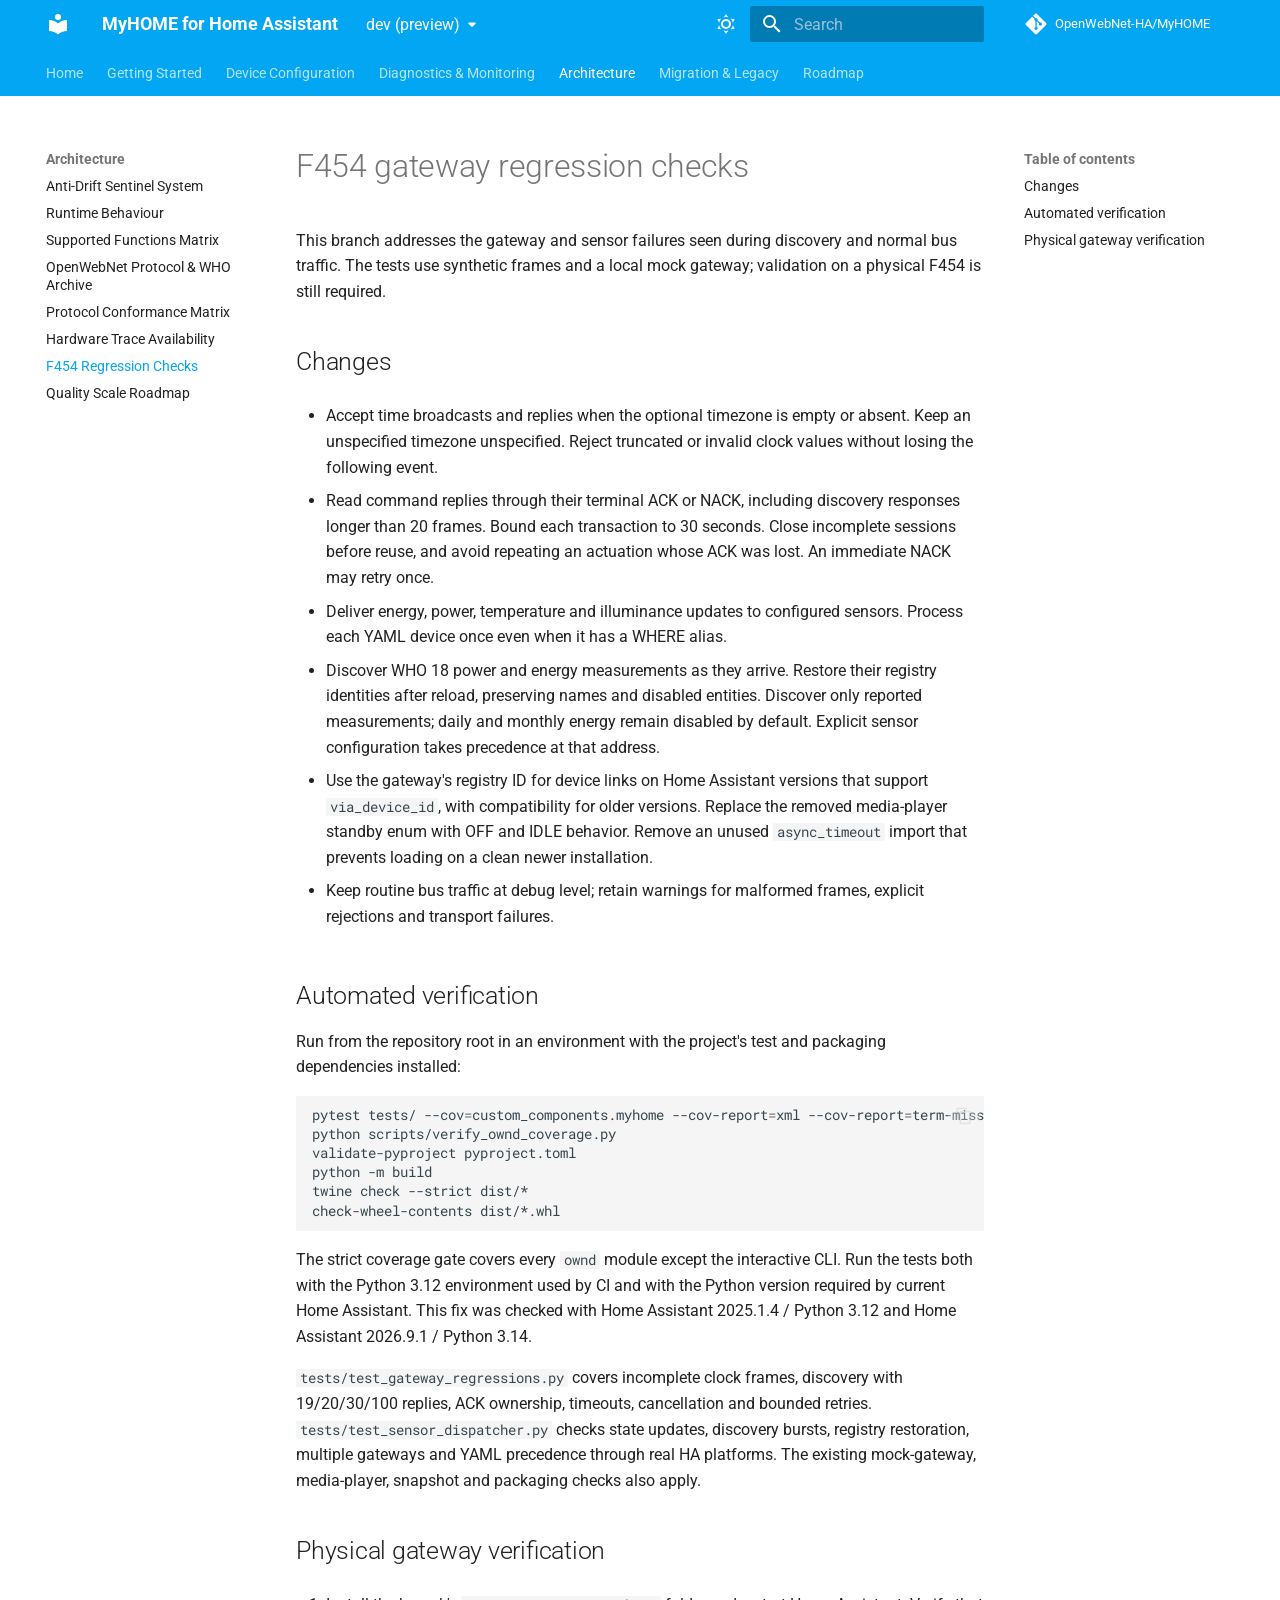
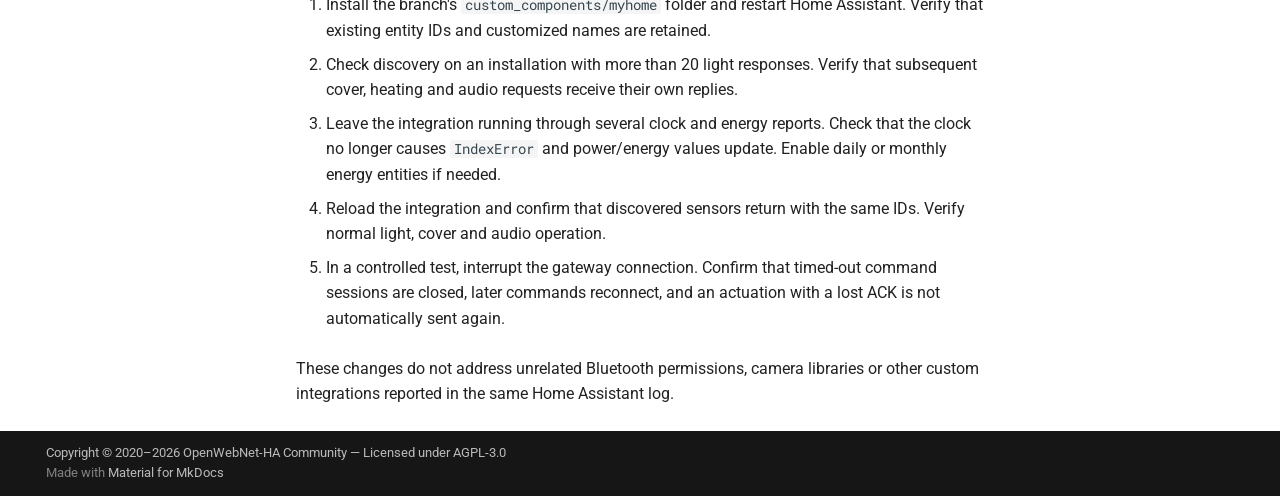
<file: dev/f454-regression-checks/index.html>
<!doctype html>
<html lang="en" class="no-js">
  <head>
    
      <meta charset="utf-8">
      <meta name="viewport" content="width=device-width,initial-scale=1">
      
        <meta name="description" content="Modern async Home Assistant integration for Legrand & BTicino MyHOME SCS bus systems via OpenWebNet.">
      
      
        <meta name="author" content="OpenWebNet-HA Community">
      
      
        <link rel="canonical" href="https://openwebnet-ha.github.io/MyHOME/dev/f454-regression-checks/">
      
      
        <link rel="prev" href="../trace-availability/">
      
      
        <link rel="next" href="../quality_scale_plan/">
      
      
        
      
      
      <link rel="icon" href="../assets/images/favicon.png">
      <meta name="generator" content="mkdocs-1.6.1, mkdocs-material-9.8.0">
    
    
      
        <title>F454 Regression Checks - MyHOME for Home Assistant</title>
      
    
    
      <link rel="stylesheet" href="../assets/stylesheets/main.57a0d79d.min.css">
      
        
        <link rel="stylesheet" href="../assets/stylesheets/palette.fb2fffe2.min.css">
      
      


    
    
      
    
    
      
        
        
        <link rel="preconnect" href="https://fonts.gstatic.com" crossorigin>
        <link rel="stylesheet" href="https://fonts.googleapis.com/css?family=Roboto:300,300i,400,400i,700,700i%7CRoboto+Mono:400,400i,700,700i&display=fallback">
        <style>:root{--md-text-font:"Roboto";--md-code-font:"Roboto Mono"}</style>
      
    
    
    <script>__md_scope=new URL("..",location),__md_hash=e=>[...e].reduce(((e,_)=>(e<<5)-e+_.charCodeAt(0)),0),__md_get=(e,_=localStorage,t=__md_scope)=>JSON.parse(_.getItem(t.pathname+"."+e)),__md_set=(e,_,t=localStorage,a=__md_scope)=>{try{t.setItem(a.pathname+"."+e,JSON.stringify(_))}catch(e){}}</script>
    
      

    
    
  </head>
  
  
    
    
      
    
    
    
    
    <body dir="ltr" data-md-color-scheme="default" data-md-color-primary="light-blue" data-md-color-accent="blue">
  
    
    <input class="md-toggle" data-md-toggle="drawer" type="checkbox" id="__drawer" autocomplete="off">
    <input class="md-toggle" data-md-toggle="search" type="checkbox" id="__search" autocomplete="off">
    <label class="md-overlay" for="__drawer"></label>
    <div data-md-component="skip">
      
        
        <a href="#f454-gateway-regression-checks" class="md-skip">
          Skip to content
        </a>
      
    </div>
    <div data-md-component="announce">
      
    </div>
    
      <div data-md-color-scheme="default" data-md-component="outdated" hidden>
        
      </div>
    
    
      

<header class="md-header" data-md-component="header">
  <nav class="md-header__inner md-grid" aria-label="Header">
    <a href=".." title="MyHOME for Home Assistant" class="md-header__button md-logo" aria-label="MyHOME for Home Assistant" data-md-component="logo">
      
  
  <svg xmlns="http://www.w3.org/2000/svg" viewBox="0 0 24 24"><path d="M12 8a3 3 0 0 0 3-3 3 3 0 0 0-3-3 3 3 0 0 0-3 3 3 3 0 0 0 3 3m0 3.54C9.64 9.35 6.5 8 3 8v11c3.5 0 6.64 1.35 9 3.54 2.36-2.19 5.5-3.54 9-3.54V8c-3.5 0-6.64 1.35-9 3.54"/></svg>

    </a>
    <label class="md-header__button md-icon" for="__drawer">
      
      <svg xmlns="http://www.w3.org/2000/svg" viewBox="0 0 24 24"><path d="M3 6h18v2H3zm0 5h18v2H3zm0 5h18v2H3z"/></svg>
    </label>
    <div class="md-header__title" data-md-component="header-title">
      <div class="md-header__ellipsis">
        <div class="md-header__topic">
          <span class="md-ellipsis">
            MyHOME for Home Assistant
          </span>
        </div>
        <div class="md-header__topic" data-md-component="header-topic">
          <span class="md-ellipsis">
            
              F454 Regression Checks
            
          </span>
        </div>
      </div>
    </div>
    
      
        <form class="md-header__option" data-md-component="palette">
  
    
    
    
    <input class="md-option" data-md-color-media="(prefers-color-scheme: light)" data-md-color-scheme="default" data-md-color-primary="light-blue" data-md-color-accent="blue"  aria-label="Switch to dark mode"  type="radio" name="__palette" id="__palette_0">
    
      <label class="md-header__button md-icon" title="Switch to dark mode" for="__palette_1" hidden>
        <svg xmlns="http://www.w3.org/2000/svg" viewBox="0 0 24 24"><path d="M12 7a5 5 0 0 1 5 5 5 5 0 0 1-5 5 5 5 0 0 1-5-5 5 5 0 0 1 5-5m0 2a3 3 0 0 0-3 3 3 3 0 0 0 3 3 3 3 0 0 0 3-3 3 3 0 0 0-3-3m0-7 2.39 3.42C13.65 5.15 12.84 5 12 5s-1.65.15-2.39.42zM3.34 7l4.16-.35A7.2 7.2 0 0 0 5.94 8.5c-.44.74-.69 1.5-.83 2.29zm.02 10 1.76-3.77a7.131 7.131 0 0 0 2.38 4.14zM20.65 7l-1.77 3.79a7.02 7.02 0 0 0-2.38-4.15zm-.01 10-4.14.36c.59-.51 1.12-1.14 1.54-1.86.42-.73.69-1.5.83-2.29zM12 22l-2.41-3.44c.74.27 1.55.44 2.41.44.82 0 1.63-.17 2.37-.44z"/></svg>
      </label>
    
  
    
    
    
    <input class="md-option" data-md-color-media="(prefers-color-scheme: dark)" data-md-color-scheme="slate" data-md-color-primary="light-blue" data-md-color-accent="blue"  aria-label="Switch to light mode"  type="radio" name="__palette" id="__palette_1">
    
      <label class="md-header__button md-icon" title="Switch to light mode" for="__palette_0" hidden>
        <svg xmlns="http://www.w3.org/2000/svg" viewBox="0 0 24 24"><path d="m17.75 4.09-2.53 1.94.91 3.06-2.63-1.81-2.63 1.81.91-3.06-2.53-1.94L12.44 4l1.06-3 1.06 3zm3.5 6.91-1.64 1.25.59 1.98-1.7-1.17-1.7 1.17.59-1.98L15.75 11l2.06-.05L18.5 9l.69 1.95zm-2.28 4.95c.83-.08 1.72 1.1 1.19 1.85-.32.45-.66.87-1.08 1.27C15.17 23 8.84 23 4.94 19.07c-3.91-3.9-3.91-10.24 0-14.14.4-.4.82-.76 1.27-1.08.75-.53 1.93.36 1.85 1.19-.27 2.86.69 5.83 2.89 8.02a9.96 9.96 0 0 0 8.02 2.89m-1.64 2.02a12.08 12.08 0 0 1-7.8-3.47c-2.17-2.19-3.33-5-3.49-7.82-2.81 3.14-2.7 7.96.31 10.98 3.02 3.01 7.84 3.12 10.98.31"/></svg>
      </label>
    
  
</form>
      
    
    
      <script>var palette=__md_get("__palette");if(palette&&palette.color){if("(prefers-color-scheme)"===palette.color.media){var media=matchMedia("(prefers-color-scheme: light)"),input=document.querySelector(media.matches?"[data-md-color-media='(prefers-color-scheme: light)']":"[data-md-color-media='(prefers-color-scheme: dark)']");palette.color.media=input.getAttribute("data-md-color-media"),palette.color.scheme=input.getAttribute("data-md-color-scheme"),palette.color.primary=input.getAttribute("data-md-color-primary"),palette.color.accent=input.getAttribute("data-md-color-accent")}for(var[key,value]of Object.entries(palette.color))document.body.setAttribute("data-md-color-"+key,value)}</script>
    
    
    
      
      
        <label class="md-header__button md-icon" for="__search">
          
          <svg xmlns="http://www.w3.org/2000/svg" viewBox="0 0 24 24"><path d="M9.5 3A6.5 6.5 0 0 1 16 9.5c0 1.61-.59 3.09-1.56 4.23l.27.27h.79l5 5-1.5 1.5-5-5v-.79l-.27-.27A6.52 6.52 0 0 1 9.5 16 6.5 6.5 0 0 1 3 9.5 6.5 6.5 0 0 1 9.5 3m0 2C7 5 5 7 5 9.5S7 14 9.5 14 14 12 14 9.5 12 5 9.5 5"/></svg>
        </label>
        <div class="md-search" data-md-component="search" role="dialog">
  <label class="md-search__overlay" for="__search"></label>
  <div class="md-search__inner" role="search">
    <form class="md-search__form" name="search">
      <input type="text" class="md-search__input" name="query" aria-label="Search" placeholder="Search" autocapitalize="off" autocorrect="off" autocomplete="off" spellcheck="false" data-md-component="search-query" required>
      <label class="md-search__icon md-icon" for="__search">
        
        <svg xmlns="http://www.w3.org/2000/svg" viewBox="0 0 24 24"><path d="M9.5 3A6.5 6.5 0 0 1 16 9.5c0 1.61-.59 3.09-1.56 4.23l.27.27h.79l5 5-1.5 1.5-5-5v-.79l-.27-.27A6.52 6.52 0 0 1 9.5 16 6.5 6.5 0 0 1 3 9.5 6.5 6.5 0 0 1 9.5 3m0 2C7 5 5 7 5 9.5S7 14 9.5 14 14 12 14 9.5 12 5 9.5 5"/></svg>
        
        <svg xmlns="http://www.w3.org/2000/svg" viewBox="0 0 24 24"><path d="M20 11v2H8l5.5 5.5-1.42 1.42L4.16 12l7.92-7.92L13.5 5.5 8 11z"/></svg>
      </label>
      <nav class="md-search__options" aria-label="Search">
        
        <button type="reset" class="md-search__icon md-icon" title="Clear" aria-label="Clear" tabindex="-1">
          
          <svg xmlns="http://www.w3.org/2000/svg" viewBox="0 0 24 24"><path d="M19 6.41 17.59 5 12 10.59 6.41 5 5 6.41 10.59 12 5 17.59 6.41 19 12 13.41 17.59 19 19 17.59 13.41 12z"/></svg>
        </button>
      </nav>
      
        <div class="md-search__suggest" data-md-component="search-suggest"></div>
      
    </form>
    <div class="md-search__output">
      <div class="md-search__scrollwrap" tabindex="0" data-md-scrollfix>
        <div class="md-search-result" data-md-component="search-result">
          <div class="md-search-result__meta">
            Initializing search
          </div>
          <ol class="md-search-result__list" role="presentation"></ol>
        </div>
      </div>
    </div>
  </div>
</div>
      
    
    
      <div class="md-header__source">
        <a href="https://github.com/OpenWebNet-HA/MyHOME" title="Go to repository" class="md-source" data-md-component="source">
  <div class="md-source__icon md-icon">
    
    <svg xmlns="http://www.w3.org/2000/svg" viewBox="0 0 448 512"><!--! Font Awesome Free 7.1.0 by @fontawesome - https://fontawesome.com License - https://fontawesome.com/license/free (Icons: CC BY 4.0, Fonts: SIL OFL 1.1, Code: MIT License) Copyright 2025 Fonticons, Inc.--><path d="M439.6 236.1 244 40.5c-5.4-5.5-12.8-8.5-20.4-8.5s-15 3-20.4 8.4L162.5 81l51.5 51.5c27.1-9.1 52.7 16.8 43.4 43.7l49.7 49.7c34.2-11.8 61.2 31 35.5 56.7-26.5 26.5-70.2-2.9-56-37.3L240.3 199v121.9c25.3 12.5 22.3 41.8 9.1 55-6.4 6.4-15.2 10.1-24.3 10.1s-17.8-3.6-24.3-10.1c-17.6-17.6-11.1-46.9 11.2-56v-123c-20.8-8.5-24.6-30.7-18.6-45L142.6 101 8.5 235.1C3 240.6 0 247.9 0 255.5s3 15 8.5 20.4l195.6 195.7c5.4 5.4 12.7 8.4 20.4 8.4s15-3 20.4-8.4l194.7-194.7c5.4-5.4 8.4-12.8 8.4-20.4s-3-15-8.4-20.4"/></svg>
  </div>
  <div class="md-source__repository">
    OpenWebNet-HA/MyHOME
  </div>
</a>
      </div>
    
  </nav>
  
</header>
    
    <div class="md-container" data-md-component="container">
      
      
        
          
            
<nav class="md-tabs" aria-label="Tabs" data-md-component="tabs">
  <div class="md-grid">
    <ul class="md-tabs__list">
      
        
  
  
  
  
    <li class="md-tabs__item">
      <a href=".." class="md-tabs__link">
        
  
  
    
  
  Home

      </a>
    </li>
  

      
        
  
  
  
  
    
    
      <li class="md-tabs__item">
        <a href="../configuration/" class="md-tabs__link">
          
  
  
  Getting Started

        </a>
      </li>
    
  

      
        
  
  
  
  
    
    
      <li class="md-tabs__item">
        <a href="../configuration/gateways/" class="md-tabs__link">
          
  
  
  Device Configuration

        </a>
      </li>
    
  

      
        
  
  
  
  
    
    
      <li class="md-tabs__item">
        <a href="../configuration/bus_monitor/" class="md-tabs__link">
          
  
  
  Diagnostics & Monitoring

        </a>
      </li>
    
  

      
        
  
  
  
    
  
  
    
    
      <li class="md-tabs__item md-tabs__item--active">
        <a href="../architecture/anti-drift-safeguards/" class="md-tabs__link">
          
  
  
  Architecture

        </a>
      </li>
    
  

      
        
  
  
  
  
    
    
      <li class="md-tabs__item">
        <a href="../migration/upgrade-from-094/" class="md-tabs__link">
          
  
  
  Migration & Legacy

        </a>
      </li>
    
  

      
        
  
  
  
  
    
    
      <li class="md-tabs__item">
        <a href="../roadmap/" class="md-tabs__link">
          
  
  
  Roadmap

        </a>
      </li>
    
  

      
    </ul>
  </div>
</nav>
          
        
      
      <main class="md-main" data-md-component="main">
        <div class="md-main__inner md-grid">
          
            
              
              <div class="md-sidebar md-sidebar--primary" data-md-component="sidebar" data-md-type="navigation" >
                <div class="md-sidebar__scrollwrap">
                  <div class="md-sidebar__inner">
                    


  


<nav class="md-nav md-nav--primary md-nav--lifted" aria-label="Navigation" data-md-level="0">
  <label class="md-nav__title" for="__drawer">
    <a href=".." title="MyHOME for Home Assistant" class="md-nav__button md-logo" aria-label="MyHOME for Home Assistant" data-md-component="logo">
      
  
  <svg xmlns="http://www.w3.org/2000/svg" viewBox="0 0 24 24"><path d="M12 8a3 3 0 0 0 3-3 3 3 0 0 0-3-3 3 3 0 0 0-3 3 3 3 0 0 0 3 3m0 3.54C9.64 9.35 6.5 8 3 8v11c3.5 0 6.64 1.35 9 3.54 2.36-2.19 5.5-3.54 9-3.54V8c-3.5 0-6.64 1.35-9 3.54"/></svg>

    </a>
    MyHOME for Home Assistant
  </label>
  
    <div class="md-nav__source">
      <a href="https://github.com/OpenWebNet-HA/MyHOME" title="Go to repository" class="md-source" data-md-component="source">
  <div class="md-source__icon md-icon">
    
    <svg xmlns="http://www.w3.org/2000/svg" viewBox="0 0 448 512"><!--! Font Awesome Free 7.1.0 by @fontawesome - https://fontawesome.com License - https://fontawesome.com/license/free (Icons: CC BY 4.0, Fonts: SIL OFL 1.1, Code: MIT License) Copyright 2025 Fonticons, Inc.--><path d="M439.6 236.1 244 40.5c-5.4-5.5-12.8-8.5-20.4-8.5s-15 3-20.4 8.4L162.5 81l51.5 51.5c27.1-9.1 52.7 16.8 43.4 43.7l49.7 49.7c34.2-11.8 61.2 31 35.5 56.7-26.5 26.5-70.2-2.9-56-37.3L240.3 199v121.9c25.3 12.5 22.3 41.8 9.1 55-6.4 6.4-15.2 10.1-24.3 10.1s-17.8-3.6-24.3-10.1c-17.6-17.6-11.1-46.9 11.2-56v-123c-20.8-8.5-24.6-30.7-18.6-45L142.6 101 8.5 235.1C3 240.6 0 247.9 0 255.5s3 15 8.5 20.4l195.6 195.7c5.4 5.4 12.7 8.4 20.4 8.4s15-3 20.4-8.4l194.7-194.7c5.4-5.4 8.4-12.8 8.4-20.4s-3-15-8.4-20.4"/></svg>
  </div>
  <div class="md-source__repository">
    OpenWebNet-HA/MyHOME
  </div>
</a>
    </div>
  
  <ul class="md-nav__list" data-md-scrollfix>
    
      
      
  
  
  
  
    <li class="md-nav__item">
      <a href=".." class="md-nav__link">
        
  
  
  <span class="md-ellipsis">
    
  
    Home
  

    
  </span>
  
  

      </a>
    </li>
  

    
      
      
  
  
  
  
    
    
    
    
      
      
        
      
    
    
    <li class="md-nav__item md-nav__item--nested">
      
        
        
          
        
        <input class="md-nav__toggle md-toggle md-toggle--indeterminate" type="checkbox" id="__nav_2" >
        
          
          <label class="md-nav__link" for="__nav_2" id="__nav_2_label" tabindex="0">
            
  
  
  <span class="md-ellipsis">
    
  
    Getting Started
  

    
  </span>
  
  

            <span class="md-nav__icon md-icon"></span>
          </label>
        
        <nav class="md-nav" data-md-level="1" aria-labelledby="__nav_2_label" aria-expanded="false">
          <label class="md-nav__title" for="__nav_2">
            <span class="md-nav__icon md-icon"></span>
            
  
    Getting Started
  

          </label>
          <ul class="md-nav__list" data-md-scrollfix>
            
              
                
  
  
  
  
    <li class="md-nav__item">
      <a href="../configuration/" class="md-nav__link">
        
  
  
  <span class="md-ellipsis">
    
  
    Overview
  

    
  </span>
  
  

      </a>
    </li>
  

              
            
              
                
  
  
  
  
    <li class="md-nav__item">
      <a href="../getting-started/installation/" class="md-nav__link">
        
  
  
  <span class="md-ellipsis">
    
  
    Installation
  

    
  </span>
  
  

      </a>
    </li>
  

              
            
              
                
  
  
  
  
    <li class="md-nav__item">
      <a href="../getting-started/hardware-compatibility/" class="md-nav__link">
        
  
  
  <span class="md-ellipsis">
    
  
    Hardware Compatibility
  

    
  </span>
  
  

      </a>
    </li>
  

              
            
              
                
  
  
  
  
    <li class="md-nav__item">
      <a href="../roadmap/beta-differences/" class="md-nav__link">
        
  
  
  <span class="md-ellipsis">
    
  
    Beta Evolution & Differences
  

    
  </span>
  
  

      </a>
    </li>
  

              
            
              
                
  
  
  
  
    <li class="md-nav__item">
      <a href="../getting-started/removal/" class="md-nav__link">
        
  
  
  <span class="md-ellipsis">
    
  
    Removal & Clean Uninstall
  

    
  </span>
  
  

      </a>
    </li>
  

              
            
          </ul>
        </nav>
      
    </li>
  

    
      
      
  
  
  
  
    
    
    
    
      
      
        
      
    
    
    <li class="md-nav__item md-nav__item--nested">
      
        
        
          
        
        <input class="md-nav__toggle md-toggle md-toggle--indeterminate" type="checkbox" id="__nav_3" >
        
          
          <label class="md-nav__link" for="__nav_3" id="__nav_3_label" tabindex="0">
            
  
  
  <span class="md-ellipsis">
    
  
    Device Configuration
  

    
  </span>
  
  

            <span class="md-nav__icon md-icon"></span>
          </label>
        
        <nav class="md-nav" data-md-level="1" aria-labelledby="__nav_3_label" aria-expanded="false">
          <label class="md-nav__title" for="__nav_3">
            <span class="md-nav__icon md-icon"></span>
            
  
    Device Configuration
  

          </label>
          <ul class="md-nav__list" data-md-scrollfix>
            
              
                
  
  
  
  
    <li class="md-nav__item">
      <a href="../configuration/gateways/" class="md-nav__link">
        
  
  
  <span class="md-ellipsis">
    
  
    Gateways & Connection
  

    
  </span>
  
  

      </a>
    </li>
  

              
            
              
                
  
  
  
  
    <li class="md-nav__item">
      <a href="../configuration/gateway-identification/" class="md-nav__link">
        
  
  
  <span class="md-ellipsis">
    
  
    Gateway Identification
  

    
  </span>
  
  

      </a>
    </li>
  

              
            
              
                
  
  
  
  
    <li class="md-nav__item">
      <a href="../configuration/lights/" class="md-nav__link">
        
  
  
  <span class="md-ellipsis">
    
  
    Lights & Dimmers
  

    
  </span>
  
  

      </a>
    </li>
  

              
            
              
                
  
  
  
  
    <li class="md-nav__item">
      <a href="../configuration/covers/" class="md-nav__link">
        
  
  
  <span class="md-ellipsis">
    
  
    Covers & Shutters
  

    
  </span>
  
  

      </a>
    </li>
  

              
            
              
                
  
  
  
  
    <li class="md-nav__item">
      <a href="../configuration/climate/" class="md-nav__link">
        
  
  
  <span class="md-ellipsis">
    
  
    Climate & Heating
  

    
  </span>
  
  

      </a>
    </li>
  

              
            
              
                
  
  
  
  
    <li class="md-nav__item">
      <a href="../configuration/media_player/" class="md-nav__link">
        
  
  
  <span class="md-ellipsis">
    
  
    Sound System (Diffusione Sonora)
  

    
  </span>
  
  

      </a>
    </li>
  

              
            
              
                
  
  
  
  
    <li class="md-nav__item">
      <a href="../configuration/cen_cenplus/" class="md-nav__link">
        
  
  
  <span class="md-ellipsis">
    
  
    Scenario Buttons (CEN / CEN+)
  

    
  </span>
  
  

      </a>
    </li>
  

              
            
              
                
  
  
  
  
    <li class="md-nav__item">
      <a href="../configuration/switches/" class="md-nav__link">
        
  
  
  <span class="md-ellipsis">
    
  
    Switches & Relays
  

    
  </span>
  
  

      </a>
    </li>
  

              
            
              
                
  
  
  
  
    <li class="md-nav__item">
      <a href="../configuration/sensors/" class="md-nav__link">
        
  
  
  <span class="md-ellipsis">
    
  
    Sensors & Energy
  

    
  </span>
  
  

      </a>
    </li>
  

              
            
              
                
  
  
  
  
    <li class="md-nav__item">
      <a href="../configuration/binary-sensors/" class="md-nav__link">
        
  
  
  <span class="md-ellipsis">
    
  
    Binary Sensors & Contacts
  

    
  </span>
  
  

      </a>
    </li>
  

              
            
              
                
  
  
  
  
    <li class="md-nav__item">
      <a href="../configuration/alarm/" class="md-nav__link">
        
  
  
  <span class="md-ellipsis">
    
  
    Burglar Alarm
  

    
  </span>
  
  

      </a>
    </li>
  

              
            
              
                
  
  
  
  
    <li class="md-nav__item">
      <a href="../configuration/services/" class="md-nav__link">
        
  
  
  <span class="md-ellipsis">
    
  
    Integration Services
  

    
  </span>
  
  

      </a>
    </li>
  

              
            
          </ul>
        </nav>
      
    </li>
  

    
      
      
  
  
  
  
    
    
    
    
      
      
        
      
    
    
    <li class="md-nav__item md-nav__item--nested">
      
        
        
          
        
        <input class="md-nav__toggle md-toggle md-toggle--indeterminate" type="checkbox" id="__nav_4" >
        
          
          <label class="md-nav__link" for="__nav_4" id="__nav_4_label" tabindex="0">
            
  
  
  <span class="md-ellipsis">
    
  
    Diagnostics & Monitoring
  

    
  </span>
  
  

            <span class="md-nav__icon md-icon"></span>
          </label>
        
        <nav class="md-nav" data-md-level="1" aria-labelledby="__nav_4_label" aria-expanded="false">
          <label class="md-nav__title" for="__nav_4">
            <span class="md-nav__icon md-icon"></span>
            
  
    Diagnostics & Monitoring
  

          </label>
          <ul class="md-nav__list" data-md-scrollfix>
            
              
                
  
  
  
  
    <li class="md-nav__item">
      <a href="../configuration/bus_monitor/" class="md-nav__link">
        
  
  
  <span class="md-ellipsis">
    
  
    Lovelace Bus Monitor Card
  

    
  </span>
  
  

      </a>
    </li>
  

              
            
              
                
  
  
  
  
    <li class="md-nav__item">
      <a href="../diagnostics/repair-issues/" class="md-nav__link">
        
  
  
  <span class="md-ellipsis">
    
  
    Home Assistant Repairs
  

    
  </span>
  
  

      </a>
    </li>
  

              
            
              
                
  
  
  
  
    <li class="md-nav__item">
      <a href="../configuration/lovelace_recipes/" class="md-nav__link">
        
  
  
  <span class="md-ellipsis">
    
  
    Dashboard Recipes
  

    
  </span>
  
  

      </a>
    </li>
  

              
            
              
                
  
  
  
  
    <li class="md-nav__item">
      <a href="../recipes/adaptive_lighting/" class="md-nav__link">
        
  
  
  <span class="md-ellipsis">
    
  
    Adaptive Lighting Recipe
  

    
  </span>
  
  

      </a>
    </li>
  

              
            
              
                
  
  
  
  
    <li class="md-nav__item">
      <a href="../guides/hardware-coupled-sensors/" class="md-nav__link">
        
  
  
  <span class="md-ellipsis">
    
  
    Hardware-Coupled Sensors & Curfew
  

    
  </span>
  
  

      </a>
    </li>
  

              
            
              
                
  
  
  
  
    <li class="md-nav__item">
      <a href="../configuration/troubleshooting/" class="md-nav__link">
        
  
  
  <span class="md-ellipsis">
    
  
    Troubleshooting
  

    
  </span>
  
  

      </a>
    </li>
  

              
            
              
                
  
  
  
  
    <li class="md-nav__item">
      <a href="../configuration/known_limitations/" class="md-nav__link">
        
  
  
  <span class="md-ellipsis">
    
  
    Known Limitations
  

    
  </span>
  
  

      </a>
    </li>
  

              
            
              
                
  
  
  
  
    <li class="md-nav__item">
      <a href="../configuration/use_cases/" class="md-nav__link">
        
  
  
  <span class="md-ellipsis">
    
  
    Use Cases
  

    
  </span>
  
  

      </a>
    </li>
  

              
            
          </ul>
        </nav>
      
    </li>
  

    
      
      
  
  
    
  
  
  
    
    
    
    
      
        
        
      
      
        
      
    
    
    <li class="md-nav__item md-nav__item--active md-nav__item--section md-nav__item--nested">
      
        
        
        <input class="md-nav__toggle md-toggle " type="checkbox" id="__nav_5" checked>
        
          
          <label class="md-nav__link" for="__nav_5" id="__nav_5_label" tabindex="">
            
  
  
  <span class="md-ellipsis">
    
  
    Architecture
  

    
  </span>
  
  

            <span class="md-nav__icon md-icon"></span>
          </label>
        
        <nav class="md-nav" data-md-level="1" aria-labelledby="__nav_5_label" aria-expanded="true">
          <label class="md-nav__title" for="__nav_5">
            <span class="md-nav__icon md-icon"></span>
            
  
    Architecture
  

          </label>
          <ul class="md-nav__list" data-md-scrollfix>
            
              
                
  
  
  
  
    <li class="md-nav__item">
      <a href="../architecture/anti-drift-safeguards/" class="md-nav__link">
        
  
  
  <span class="md-ellipsis">
    
  
    Anti-Drift Sentinel System
  

    
  </span>
  
  

      </a>
    </li>
  

              
            
              
                
  
  
  
  
    <li class="md-nav__item">
      <a href="../configuration/runtime_behaviour/" class="md-nav__link">
        
  
  
  <span class="md-ellipsis">
    
  
    Runtime Behaviour
  

    
  </span>
  
  

      </a>
    </li>
  

              
            
              
                
  
  
  
  
    <li class="md-nav__item">
      <a href="../configuration/supported_functions/" class="md-nav__link">
        
  
  
  <span class="md-ellipsis">
    
  
    Supported Functions Matrix
  

    
  </span>
  
  

      </a>
    </li>
  

              
            
              
                
  
  
  
  
    <li class="md-nav__item">
      <a href="../openwebnet-who-specifications/" class="md-nav__link">
        
  
  
  <span class="md-ellipsis">
    
  
    OpenWebNet Protocol & WHO Archive
  

    
  </span>
  
  

      </a>
    </li>
  

              
            
              
                
  
  
  
  
    <li class="md-nav__item">
      <a href="../protocol_conformance_matrix/" class="md-nav__link">
        
  
  
  <span class="md-ellipsis">
    
  
    Protocol Conformance Matrix
  

    
  </span>
  
  

      </a>
    </li>
  

              
            
              
                
  
  
  
  
    <li class="md-nav__item">
      <a href="../trace-availability/" class="md-nav__link">
        
  
  
  <span class="md-ellipsis">
    
  
    Hardware Trace Availability
  

    
  </span>
  
  

      </a>
    </li>
  

              
            
              
                
  
  
    
  
  
  
    <li class="md-nav__item md-nav__item--active">
      
      <input class="md-nav__toggle md-toggle" type="checkbox" id="__toc">
      
      
        
      
      
        <label class="md-nav__link md-nav__link--active" for="__toc">
          
  
  
  <span class="md-ellipsis">
    
  
    F454 Regression Checks
  

    
  </span>
  
  

          <span class="md-nav__icon md-icon"></span>
        </label>
      
      <a href="./" class="md-nav__link md-nav__link--active">
        
  
  
  <span class="md-ellipsis">
    
  
    F454 Regression Checks
  

    
  </span>
  
  

      </a>
      
        

<nav class="md-nav md-nav--secondary" aria-label="Table of contents">
  
  
  
    
  
  
    <label class="md-nav__title" for="__toc">
      <span class="md-nav__icon md-icon"></span>
      Table of contents
    </label>
    <ul class="md-nav__list" data-md-component="toc" data-md-scrollfix>
      
        <li class="md-nav__item">
  <a href="#changes" class="md-nav__link">
    <span class="md-ellipsis">
      
        Changes
      
    </span>
  </a>
  
</li>
      
        <li class="md-nav__item">
  <a href="#automated-verification" class="md-nav__link">
    <span class="md-ellipsis">
      
        Automated verification
      
    </span>
  </a>
  
</li>
      
        <li class="md-nav__item">
  <a href="#physical-gateway-verification" class="md-nav__link">
    <span class="md-ellipsis">
      
        Physical gateway verification
      
    </span>
  </a>
  
</li>
      
    </ul>
  
</nav>
      
    </li>
  

              
            
              
                
  
  
  
  
    <li class="md-nav__item">
      <a href="../quality_scale_plan/" class="md-nav__link">
        
  
  
  <span class="md-ellipsis">
    
  
    Quality Scale Roadmap
  

    
  </span>
  
  

      </a>
    </li>
  

              
            
          </ul>
        </nav>
      
    </li>
  

    
      
      
  
  
  
  
    
    
    
    
      
      
        
      
    
    
    <li class="md-nav__item md-nav__item--nested">
      
        
        
          
        
        <input class="md-nav__toggle md-toggle md-toggle--indeterminate" type="checkbox" id="__nav_6" >
        
          
          <label class="md-nav__link" for="__nav_6" id="__nav_6_label" tabindex="0">
            
  
  
  <span class="md-ellipsis">
    
  
    Migration & Legacy
  

    
  </span>
  
  

            <span class="md-nav__icon md-icon"></span>
          </label>
        
        <nav class="md-nav" data-md-level="1" aria-labelledby="__nav_6_label" aria-expanded="false">
          <label class="md-nav__title" for="__nav_6">
            <span class="md-nav__icon md-icon"></span>
            
  
    Migration & Legacy
  

          </label>
          <ul class="md-nav__list" data-md-scrollfix>
            
              
                
  
  
  
  
    <li class="md-nav__item">
      <a href="../migration/upgrade-from-094/" class="md-nav__link">
        
  
  
  <span class="md-ellipsis">
    
  
    Upgrade from v0.9.4 to v2.0
  

    
  </span>
  
  

      </a>
    </li>
  

              
            
              
                
  
  
  
  
    <li class="md-nav__item">
      <a href="../migration/sdomotica_to_myhome/" class="md-nav__link">
        
  
  
  <span class="md-ellipsis">
    
  
    Migrating from SDomotica
  

    
  </span>
  
  

      </a>
    </li>
  

              
            
              
                
  
  
  
  
    <li class="md-nav__item">
      <a href="../migration/legacy-yaml/" class="md-nav__link">
        
  
  
  <span class="md-ellipsis">
    
  
    Legacy YAML Configuration (< v0.9)
  

    
  </span>
  
  

      </a>
    </li>
  

              
            
          </ul>
        </nav>
      
    </li>
  

    
      
      
  
  
  
  
    
    
    
    
      
      
        
      
    
    
    <li class="md-nav__item md-nav__item--nested">
      
        
        
          
        
        <input class="md-nav__toggle md-toggle md-toggle--indeterminate" type="checkbox" id="__nav_7" >
        
          
          <label class="md-nav__link" for="__nav_7" id="__nav_7_label" tabindex="0">
            
  
  
  <span class="md-ellipsis">
    
  
    Roadmap
  

    
  </span>
  
  

            <span class="md-nav__icon md-icon"></span>
          </label>
        
        <nav class="md-nav" data-md-level="1" aria-labelledby="__nav_7_label" aria-expanded="false">
          <label class="md-nav__title" for="__nav_7">
            <span class="md-nav__icon md-icon"></span>
            
  
    Roadmap
  

          </label>
          <ul class="md-nav__list" data-md-scrollfix>
            
              
                
  
  
  
  
    <li class="md-nav__item">
      <a href="../roadmap/" class="md-nav__link">
        
  
  
  <span class="md-ellipsis">
    
  
    Project Roadmap
  

    
  </span>
  
  

      </a>
    </li>
  

              
            
              
                
  
  
  
  
    <li class="md-nav__item">
      <a href="../roadmap/beta-differences/" class="md-nav__link">
        
  
  
  <span class="md-ellipsis">
    
  
    Beta Evolution & Differences
  

    
  </span>
  
  

      </a>
    </li>
  

              
            
          </ul>
        </nav>
      
    </li>
  

    
  </ul>
</nav>
                  </div>
                </div>
              </div>
            
            
              
              <div class="md-sidebar md-sidebar--secondary" data-md-component="sidebar" data-md-type="toc" >
                <div class="md-sidebar__scrollwrap">
                  <div class="md-sidebar__inner">
                    

<nav class="md-nav md-nav--secondary" aria-label="Table of contents">
  
  
  
    
  
  
    <label class="md-nav__title" for="__toc">
      <span class="md-nav__icon md-icon"></span>
      Table of contents
    </label>
    <ul class="md-nav__list" data-md-component="toc" data-md-scrollfix>
      
        <li class="md-nav__item">
  <a href="#changes" class="md-nav__link">
    <span class="md-ellipsis">
      
        Changes
      
    </span>
  </a>
  
</li>
      
        <li class="md-nav__item">
  <a href="#automated-verification" class="md-nav__link">
    <span class="md-ellipsis">
      
        Automated verification
      
    </span>
  </a>
  
</li>
      
        <li class="md-nav__item">
  <a href="#physical-gateway-verification" class="md-nav__link">
    <span class="md-ellipsis">
      
        Physical gateway verification
      
    </span>
  </a>
  
</li>
      
    </ul>
  
</nav>
                  </div>
                </div>
              </div>
            
          
          
            <div class="md-content" data-md-component="content">
              
              <article class="md-content__inner md-typeset">
                
                  


  
  


<h1 id="f454-gateway-regression-checks">F454 gateway regression checks<a class="headerlink" href="#f454-gateway-regression-checks" title="Permanent link">&para;</a></h1>
<p>This branch addresses the gateway and sensor failures seen during discovery and
normal bus traffic. The tests use synthetic frames and a local mock gateway;
validation on a physical F454 is still required.</p>
<h2 id="changes">Changes<a class="headerlink" href="#changes" title="Permanent link">&para;</a></h2>
<ul>
<li>
<p>Accept time broadcasts and replies when the optional timezone is empty or
  absent. Keep an unspecified timezone unspecified. Reject truncated or invalid
  clock values without losing the following event.</p>
</li>
<li>
<p>Read command replies through their terminal ACK or NACK, including discovery
  responses longer than 20 frames. Bound each transaction to 30 seconds. Close
  incomplete sessions before reuse, and avoid repeating an actuation whose ACK
  was lost. An immediate NACK may retry once.</p>
</li>
<li>
<p>Deliver energy, power, temperature and illuminance updates to configured
  sensors. Process each YAML device once even when it has a WHERE alias.</p>
</li>
<li>
<p>Discover WHO 18 power and energy measurements as they arrive. Restore their
  registry identities after reload, preserving names and disabled entities.
  Discover only reported measurements; daily and monthly energy remain disabled
  by default. Explicit sensor configuration takes precedence at that address.</p>
</li>
<li>
<p>Use the gateway's registry ID for device links on Home Assistant versions that
  support <code>via_device_id</code>, with compatibility for older versions. Replace the
  removed media-player standby enum with OFF and IDLE behavior. Remove an unused
  <code>async_timeout</code> import that prevents loading on a clean newer installation.</p>
</li>
<li>
<p>Keep routine bus traffic at debug level; retain warnings for malformed frames,
  explicit rejections and transport failures.</p>
</li>
</ul>
<h2 id="automated-verification">Automated verification<a class="headerlink" href="#automated-verification" title="Permanent link">&para;</a></h2>
<p>Run from the repository root in an environment with the project's test and
packaging dependencies installed:</p>
<div class="language-bash highlight"><pre><span></span><code><span id="__span-0-1"><a id="__codelineno-0-1" name="__codelineno-0-1" href="#__codelineno-0-1"></a>pytest<span class="w"> </span>tests/<span class="w"> </span>--cov<span class="o">=</span>custom_components.myhome<span class="w"> </span>--cov-report<span class="o">=</span>xml<span class="w"> </span>--cov-report<span class="o">=</span>term-missing
</span><span id="__span-0-2"><a id="__codelineno-0-2" name="__codelineno-0-2" href="#__codelineno-0-2"></a>python<span class="w"> </span>scripts/verify_ownd_coverage.py
</span><span id="__span-0-3"><a id="__codelineno-0-3" name="__codelineno-0-3" href="#__codelineno-0-3"></a>validate-pyproject<span class="w"> </span>pyproject.toml
</span><span id="__span-0-4"><a id="__codelineno-0-4" name="__codelineno-0-4" href="#__codelineno-0-4"></a>python<span class="w"> </span>-m<span class="w"> </span>build
</span><span id="__span-0-5"><a id="__codelineno-0-5" name="__codelineno-0-5" href="#__codelineno-0-5"></a>twine<span class="w"> </span>check<span class="w"> </span>--strict<span class="w"> </span>dist/*
</span><span id="__span-0-6"><a id="__codelineno-0-6" name="__codelineno-0-6" href="#__codelineno-0-6"></a>check-wheel-contents<span class="w"> </span>dist/*.whl
</span></code></pre></div>
<p>The strict coverage gate covers every <code>ownd</code> module except the interactive CLI.
Run the tests both with the Python 3.12 environment used by CI and with the Python
version required by current Home Assistant. This fix was checked with Home
Assistant 2025.1.4 / Python 3.12 and Home Assistant 2026.9.1 / Python 3.14.</p>
<p><code>tests/test_gateway_regressions.py</code> covers incomplete clock frames, discovery with
19/20/30/100 replies, ACK ownership, timeouts, cancellation and bounded retries.
<code>tests/test_sensor_dispatcher.py</code> checks state updates, discovery bursts, registry
restoration, multiple gateways and YAML precedence through real HA platforms.
The existing mock-gateway, media-player, snapshot and packaging checks also apply.</p>
<h2 id="physical-gateway-verification">Physical gateway verification<a class="headerlink" href="#physical-gateway-verification" title="Permanent link">&para;</a></h2>
<ol>
<li>
<p>Install the branch's <code>custom_components/myhome</code> folder and restart Home
   Assistant. Verify that existing entity IDs and customized names are retained.</p>
</li>
<li>
<p>Check discovery on an installation with more than 20 light responses. Verify
   that subsequent cover, heating and audio requests receive their own replies.</p>
</li>
<li>
<p>Leave the integration running through several clock and energy reports.
   Check that the clock no longer causes <code>IndexError</code> and power/energy values
   update. Enable daily or monthly energy entities if needed.</p>
</li>
<li>
<p>Reload the integration and confirm that discovered sensors return with the
   same IDs. Verify normal light, cover and audio operation.</p>
</li>
<li>
<p>In a controlled test, interrupt the gateway connection. Confirm that timed-out
   command sessions are closed, later commands reconnect, and an actuation with
   a lost ACK is not automatically sent again.</p>
</li>
</ol>
<p>These changes do not address unrelated Bluetooth permissions, camera libraries
or other custom integrations reported in the same Home Assistant log.</p>












                
              </article>
            </div>
          
          
<script>var target=document.getElementById(location.hash.slice(1));target&&target.name&&(target.checked=target.name.startsWith("__tabbed_"))</script>
        </div>
        
          <button type="button" class="md-top md-icon" data-md-component="top" hidden>
  
  <svg xmlns="http://www.w3.org/2000/svg" viewBox="0 0 24 24"><path d="M13 20h-2V8l-5.5 5.5-1.42-1.42L12 4.16l7.92 7.92-1.42 1.42L13 8z"/></svg>
  Back to top
</button>
        
      </main>
      
        <footer class="md-footer">
  
  <div class="md-footer-meta md-typeset">
    <div class="md-footer-meta__inner md-grid">
      <div class="md-copyright">
  
    <div class="md-copyright__highlight">
      Copyright &copy; 2020–2026 OpenWebNet-HA Community &mdash; Licensed under AGPL-3.0
    </div>
  
  
    Made with
    <a href="https://squidfunk.github.io/mkdocs-material/" target="_blank" rel="noopener">
      Material for MkDocs
    </a>
  
</div>
      
    </div>
  </div>
</footer>
      
    </div>
    <div class="md-dialog" data-md-component="dialog">
      <div class="md-dialog__inner md-typeset"></div>
    </div>
    
    
    
      
      
      <script id="__config" type="application/json">{"annotate": null, "base": "..", "features": ["navigation.instant", "navigation.tracking", "navigation.tabs", "navigation.sections", "navigation.expand", "navigation.top", "search.suggest", "search.highlight", "content.code.copy", "content.code.annotate"], "search": "../assets/javascripts/workers/search.a7633da7.min.js", "tags": null, "translations": {"clipboard.copied": "Copied to clipboard", "clipboard.copy": "Copy to clipboard", "search.result.more.one": "1 more on this page", "search.result.more.other": "# more on this page", "search.result.none": "No matching documents", "search.result.one": "1 matching document", "search.result.other": "# matching documents", "search.result.placeholder": "Type to start searching", "search.result.term.missing": "Missing", "select.version": "Select version"}, "version": {"provider": "mike"}}</script>
    
    
      <script src="../assets/javascripts/bundle.c21346df.min.js"></script>
      
    
  </body>
</html>
</file>
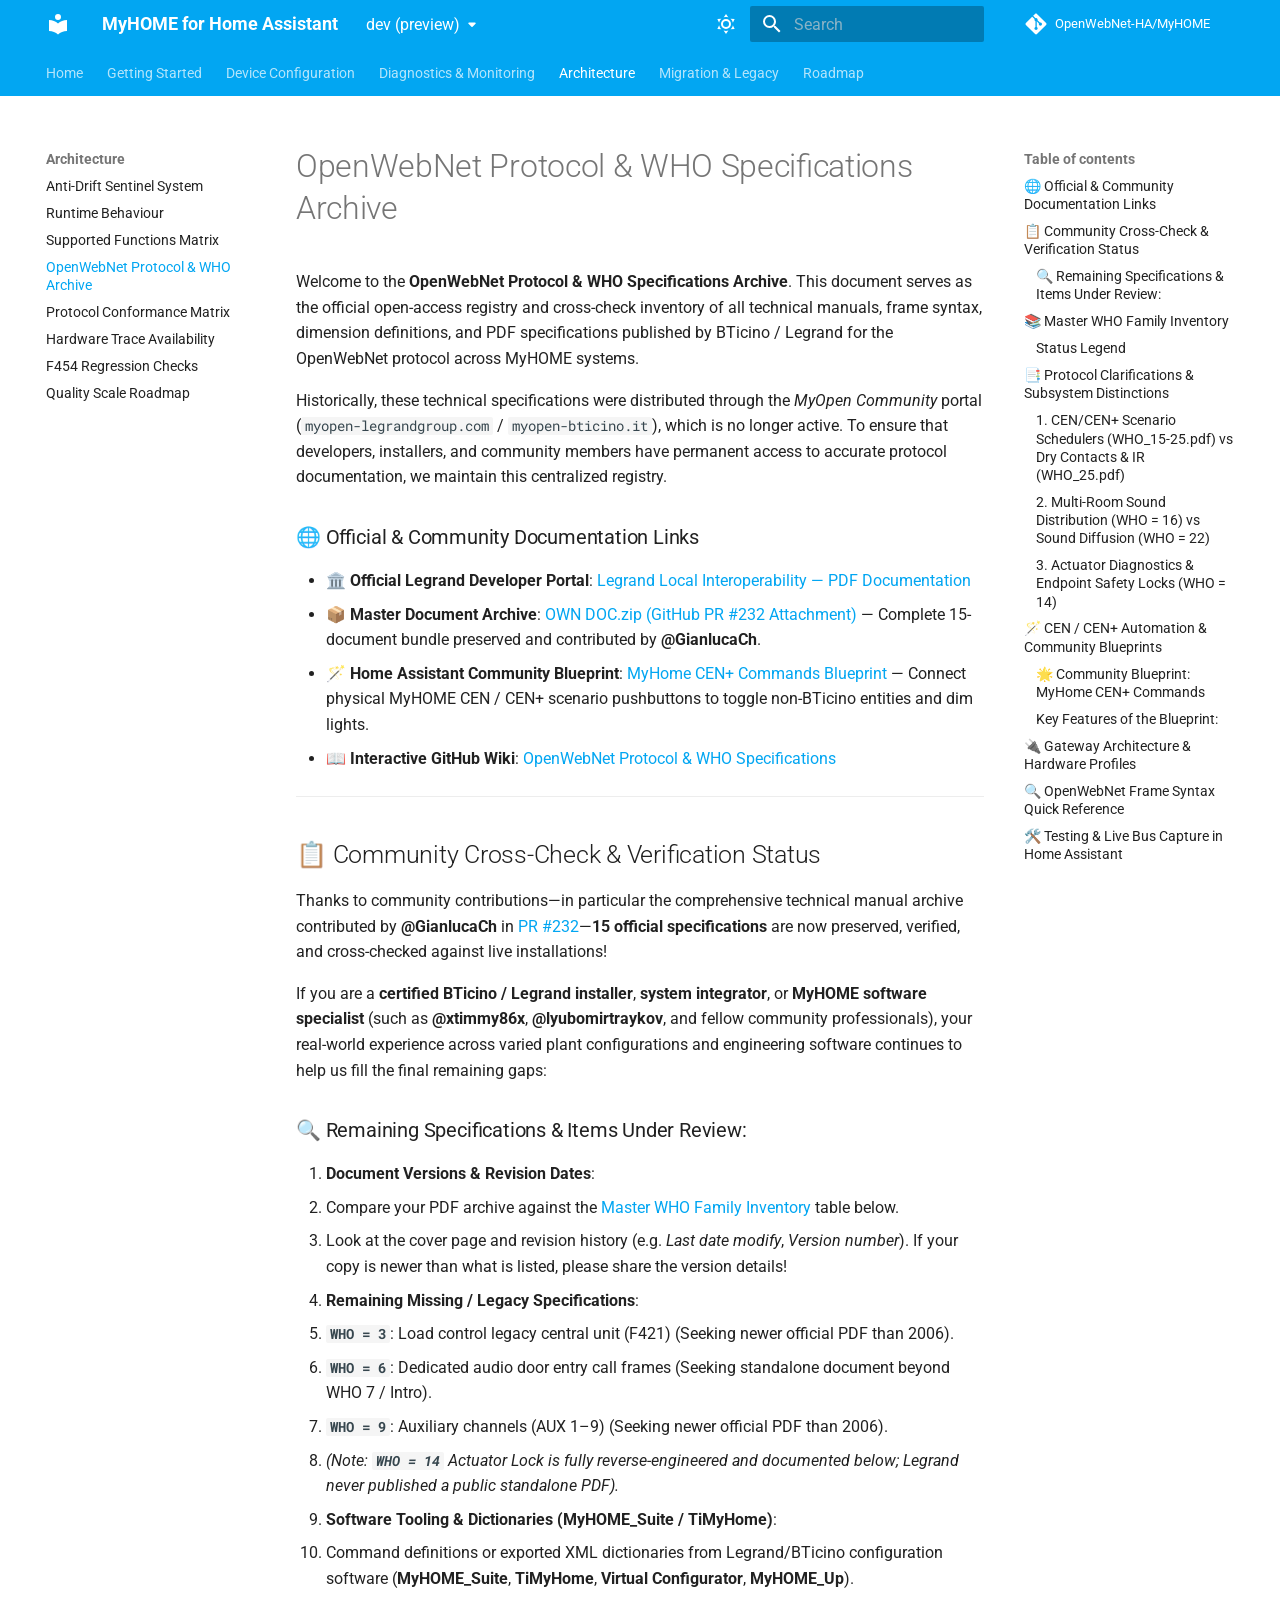
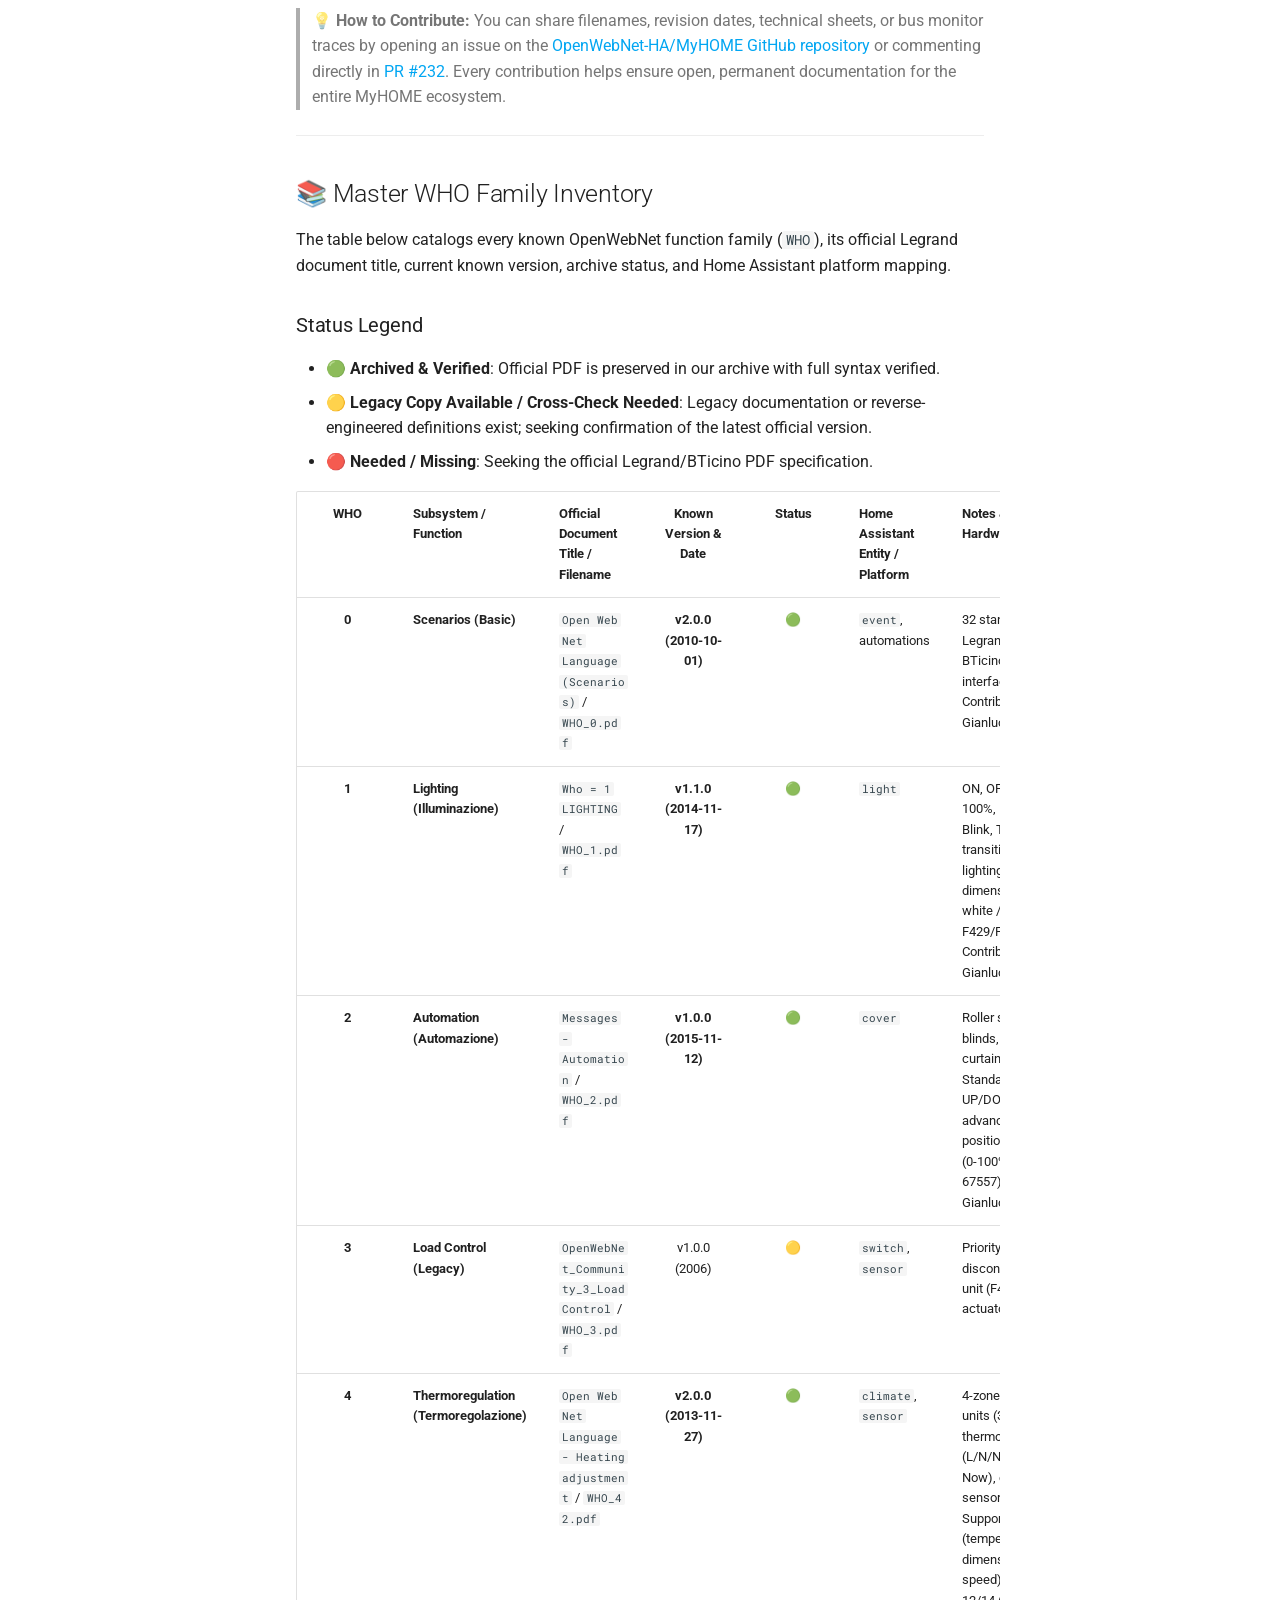
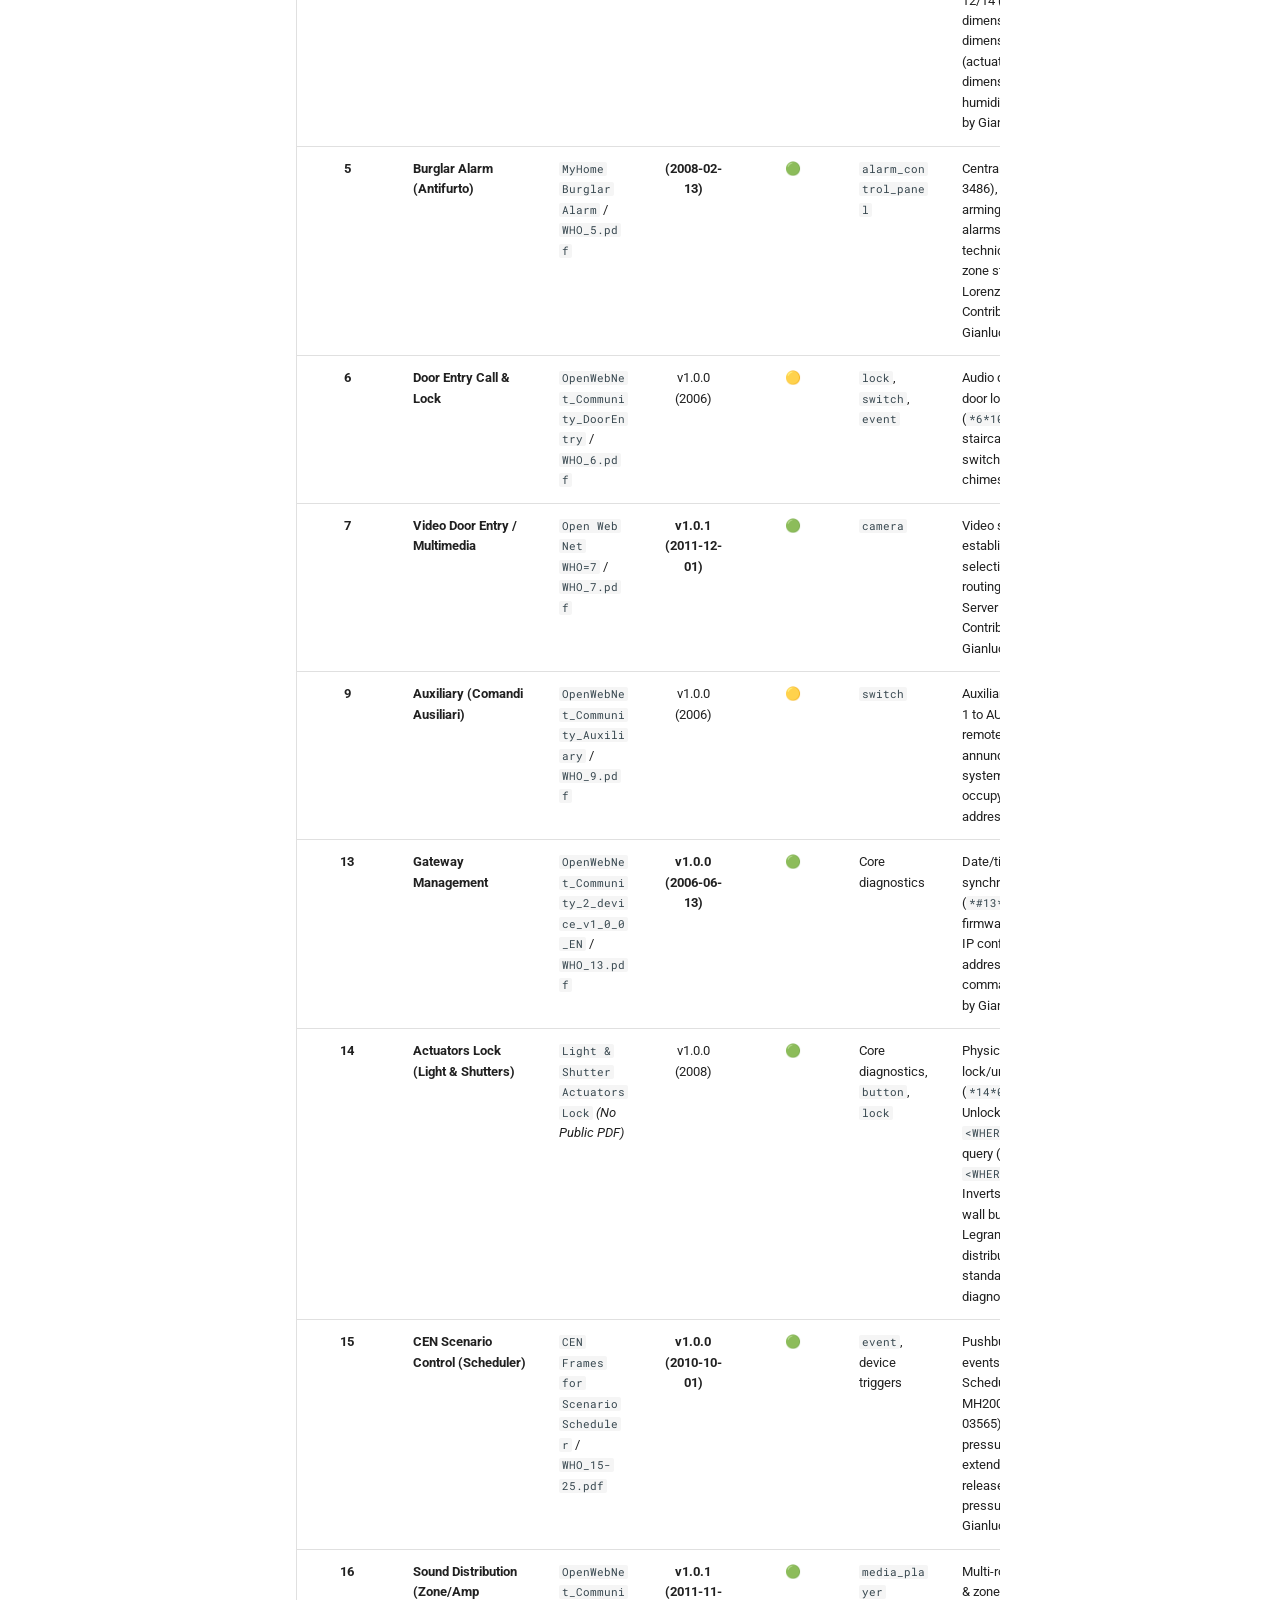
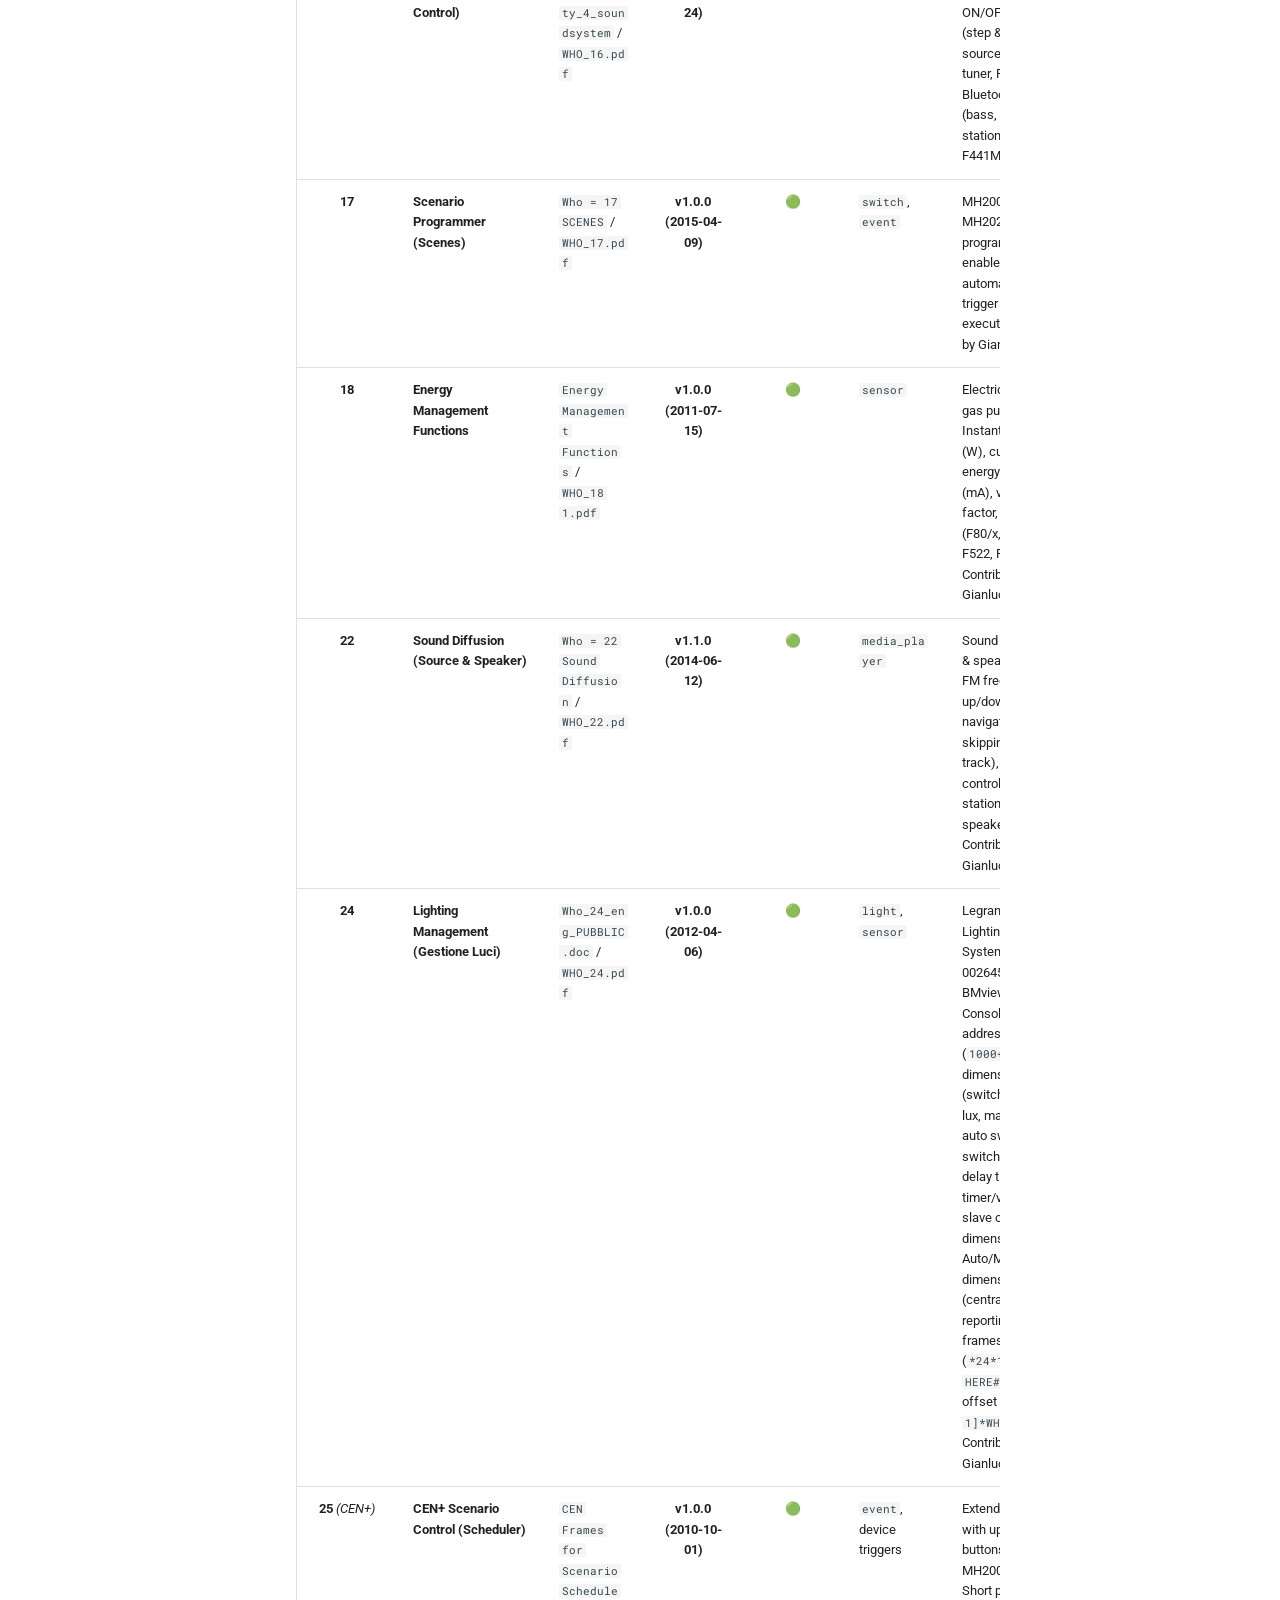
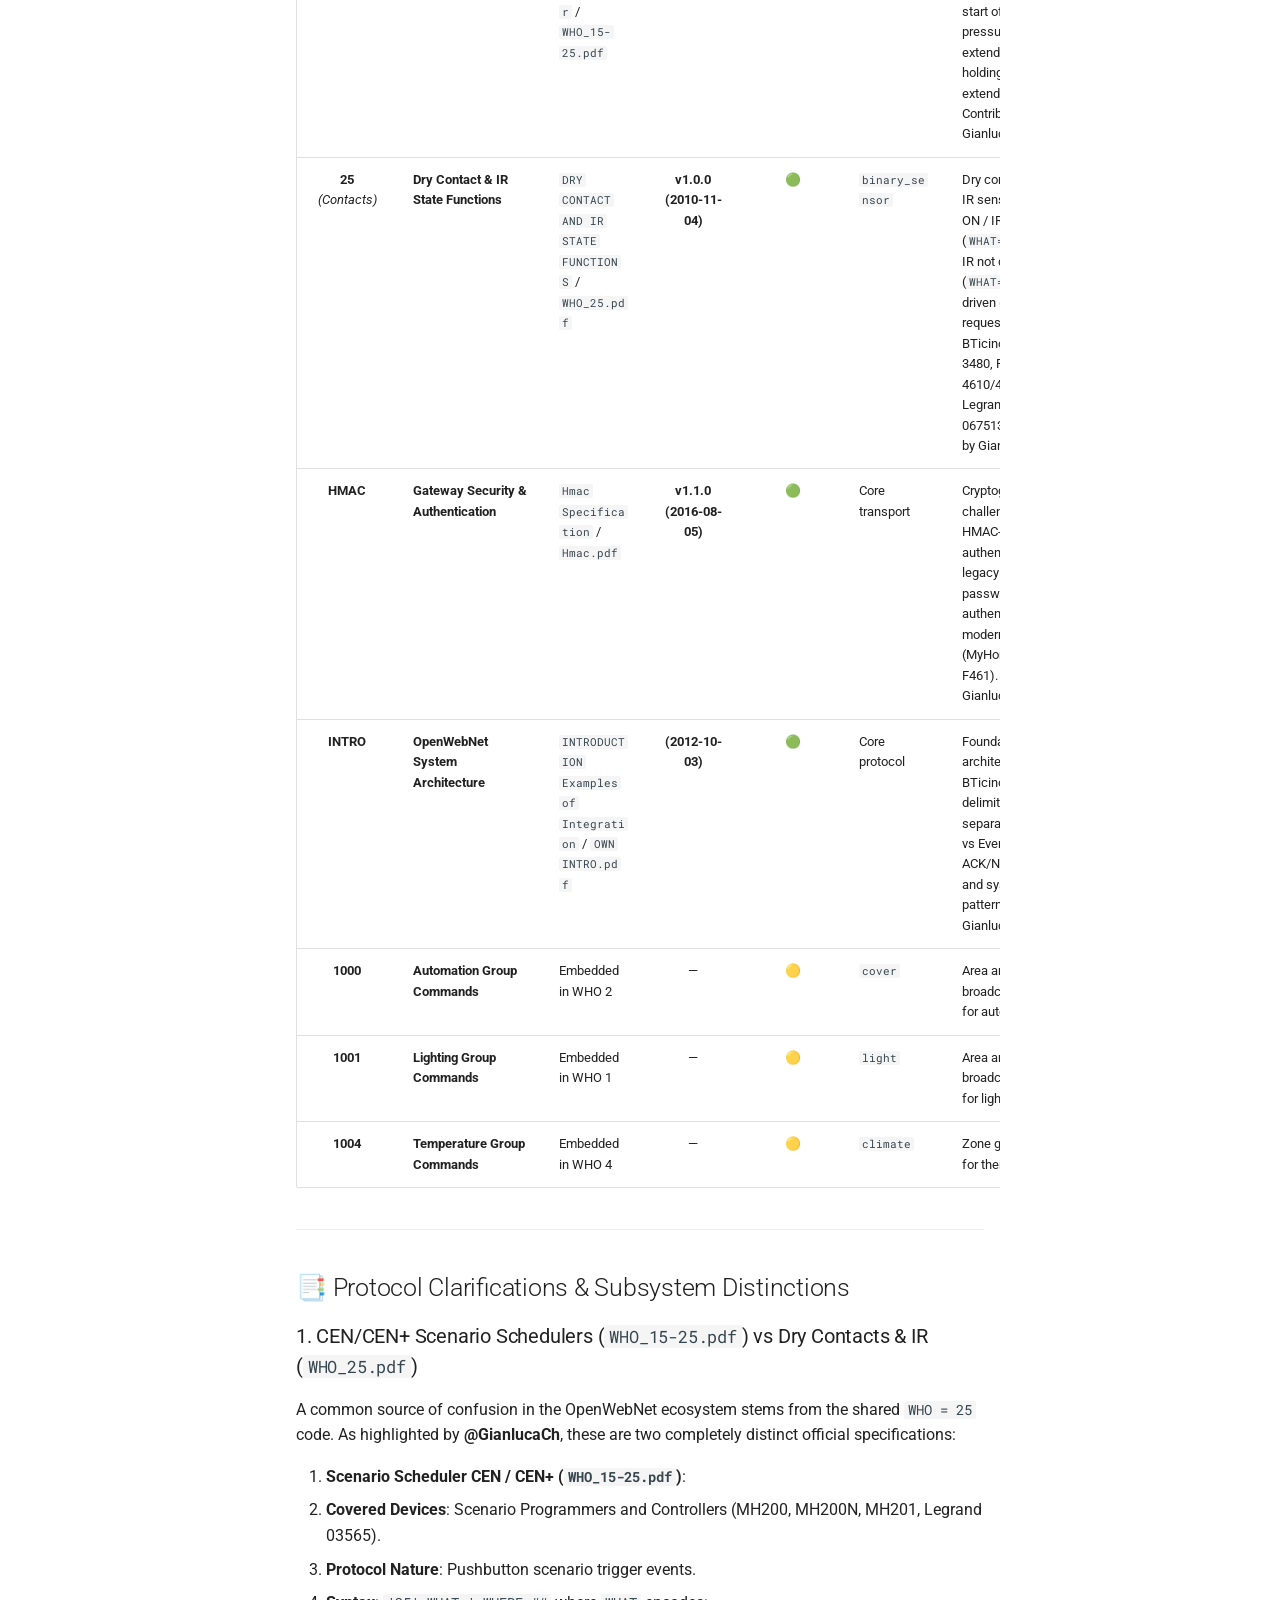
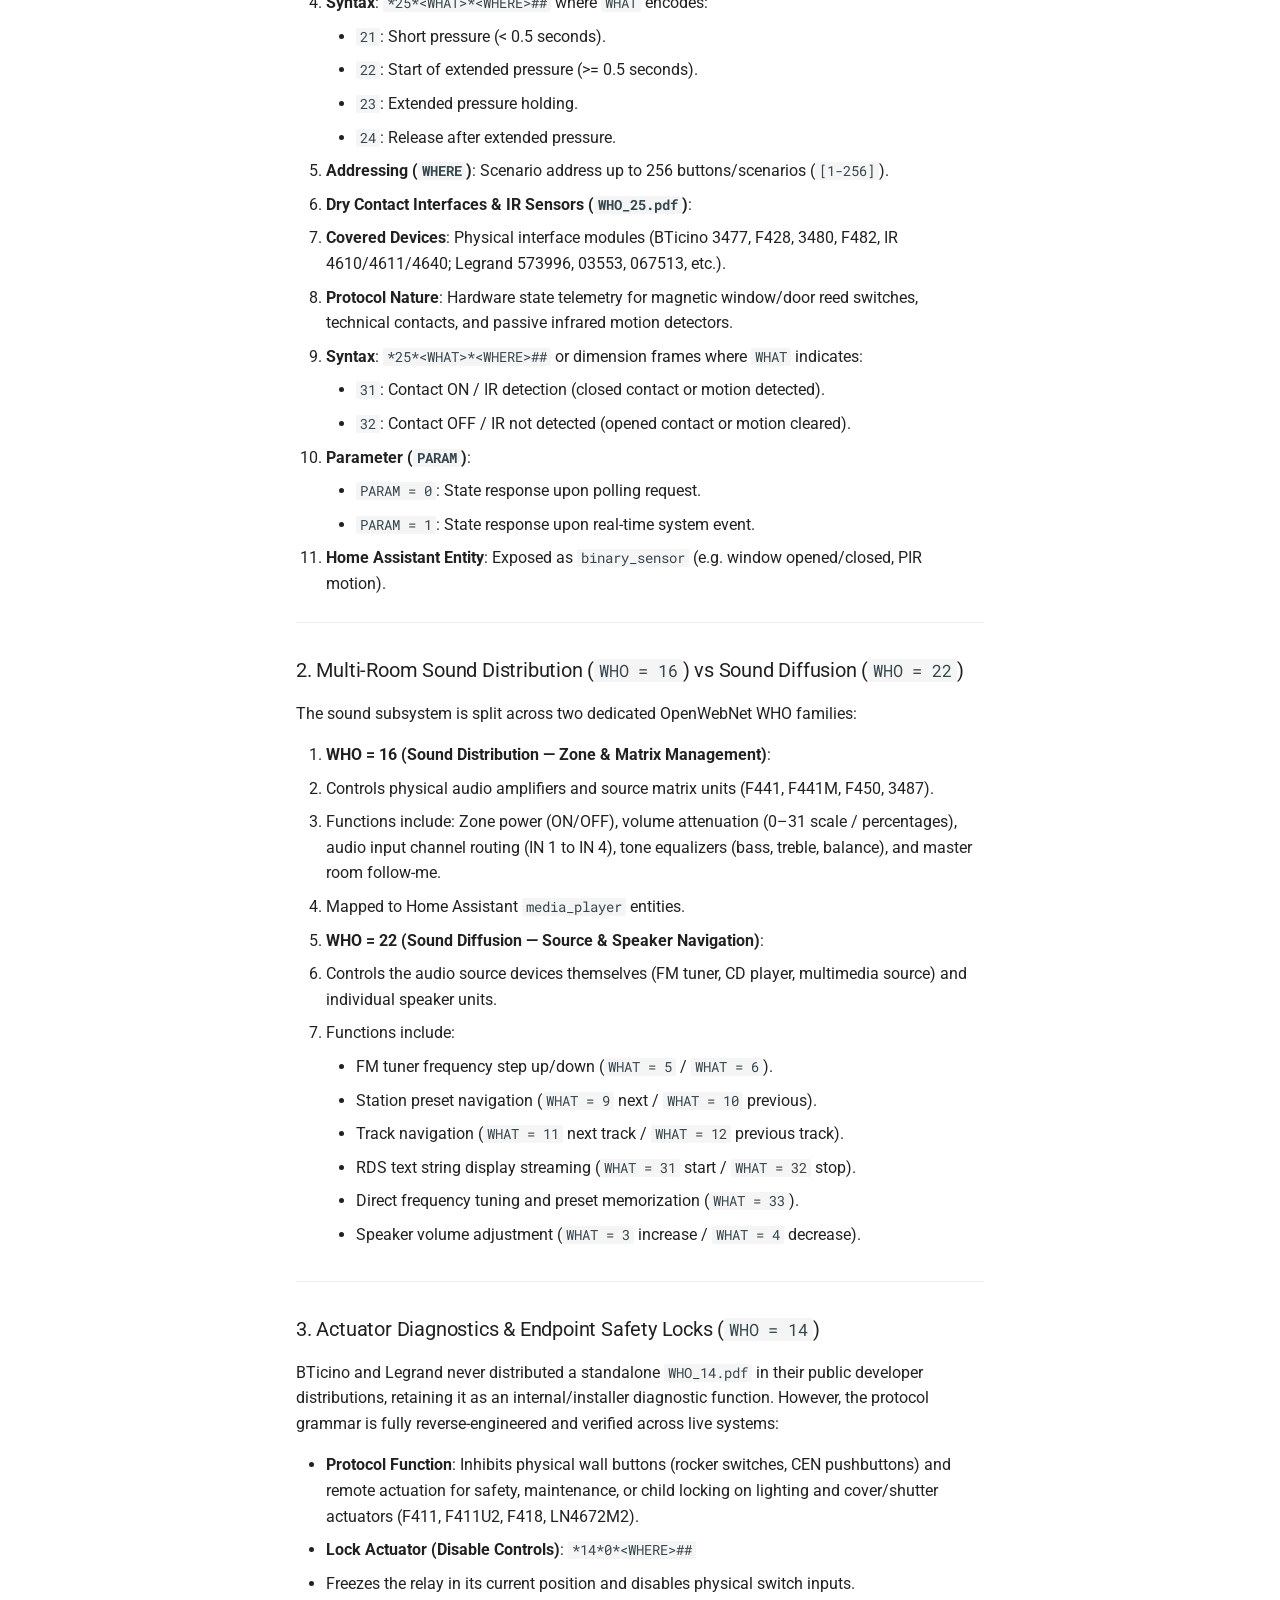
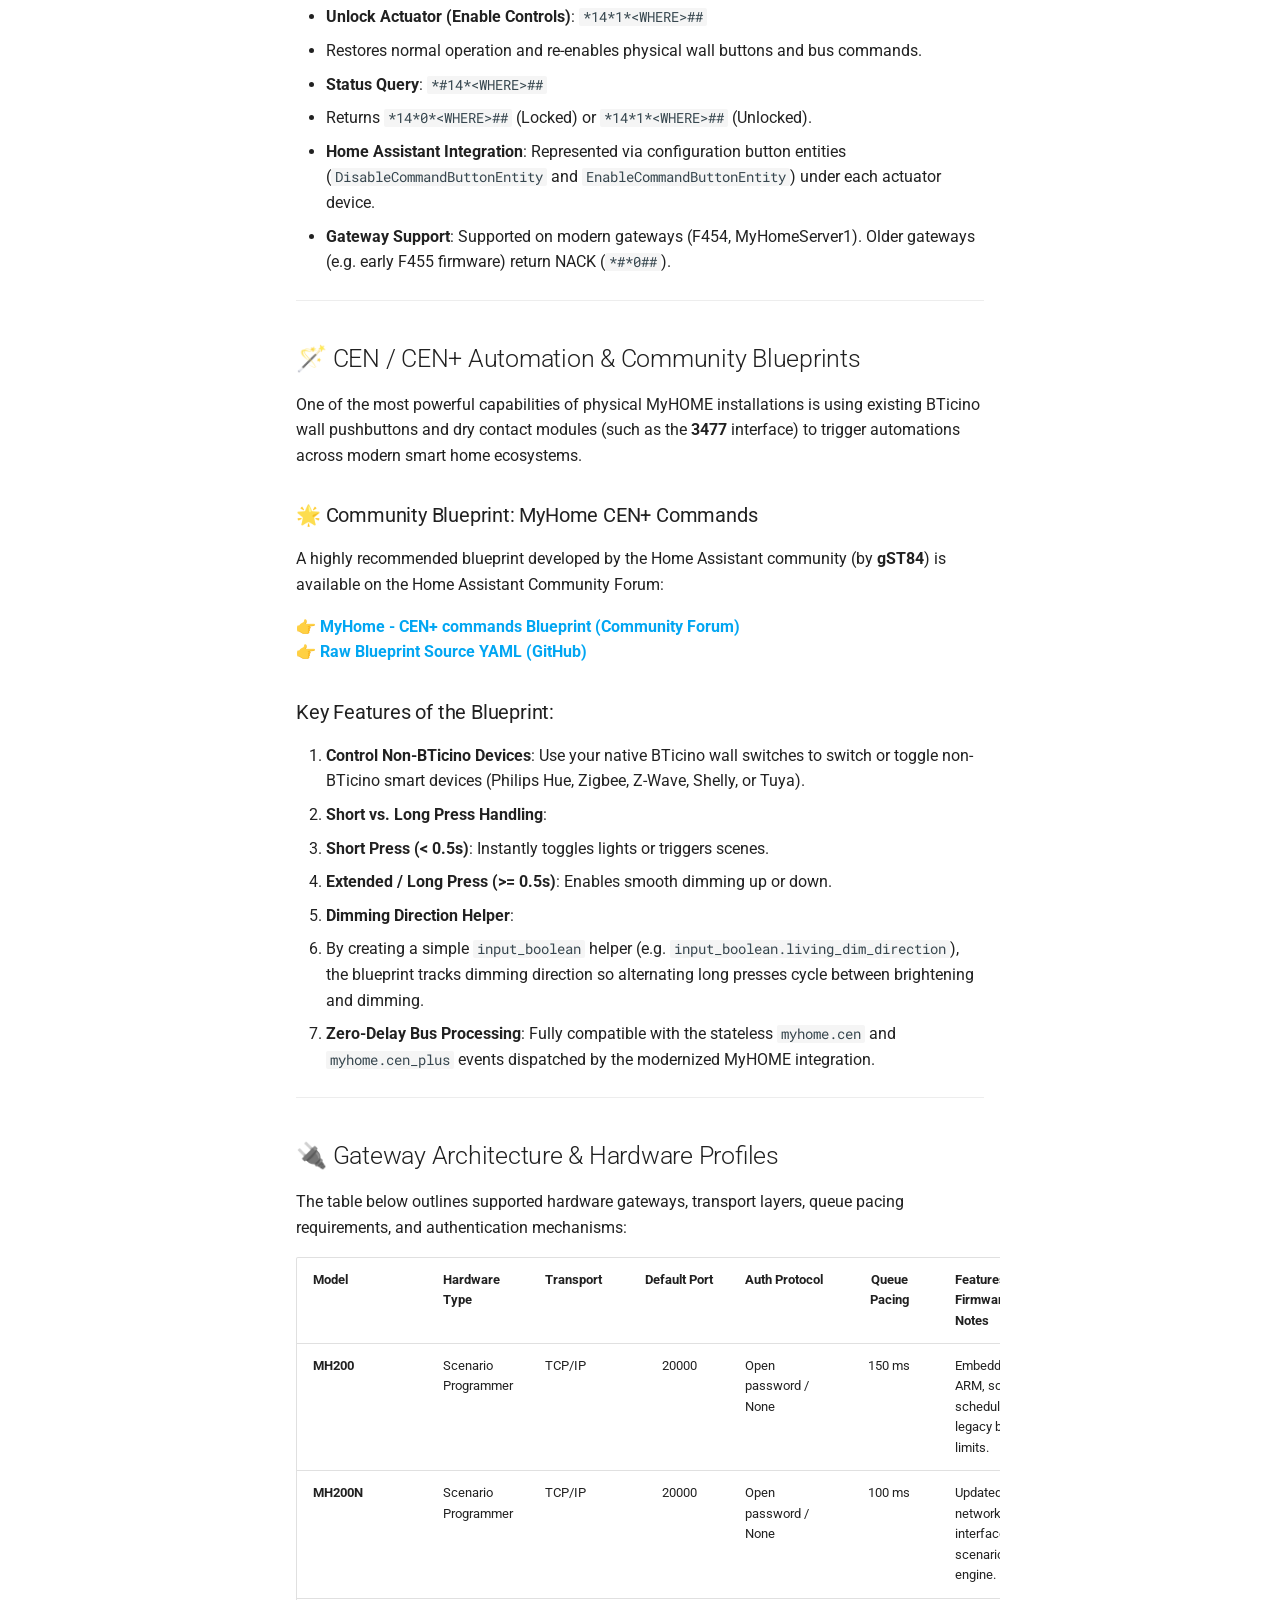
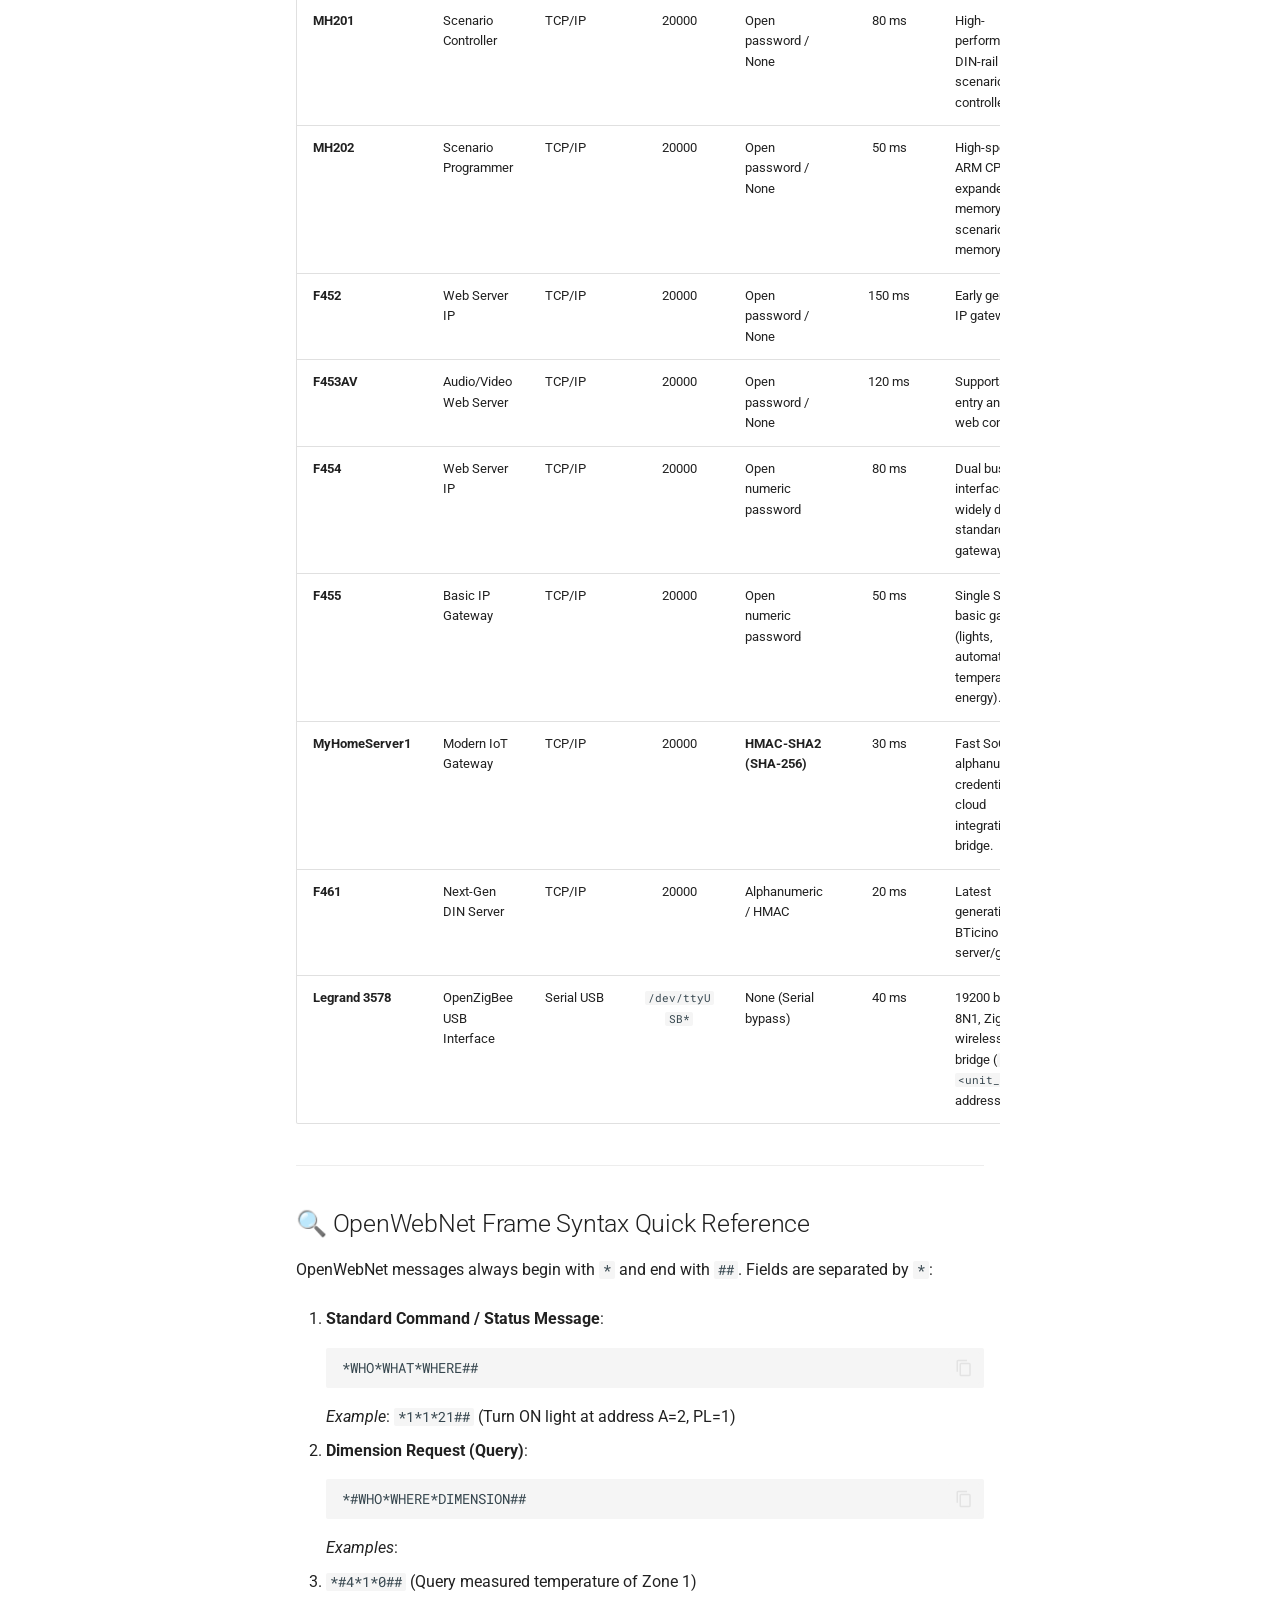
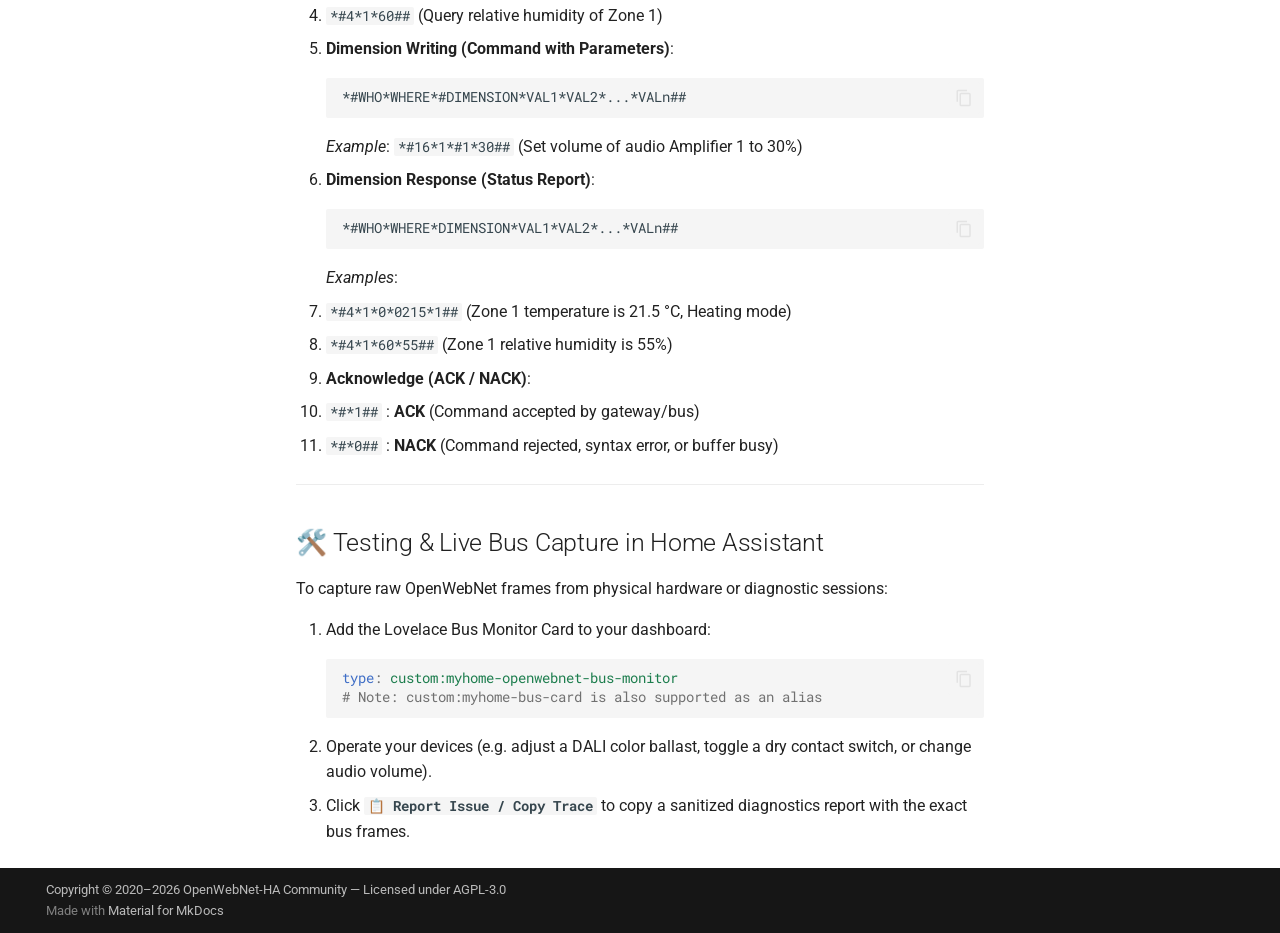
<file: dev/openwebnet-who-specifications/index.html>
<!doctype html>
<html lang="en" class="no-js">
  <head>
    
      <meta charset="utf-8">
      <meta name="viewport" content="width=device-width,initial-scale=1">
      
        <meta name="description" content="Modern async Home Assistant integration for Legrand & BTicino MyHOME SCS bus systems via OpenWebNet.">
      
      
        <meta name="author" content="OpenWebNet-HA Community">
      
      
        <link rel="canonical" href="https://openwebnet-ha.github.io/MyHOME/dev/openwebnet-who-specifications/">
      
      
        <link rel="prev" href="../configuration/supported_functions/">
      
      
        <link rel="next" href="../protocol_conformance_matrix/">
      
      
        
      
      
      <link rel="icon" href="../assets/images/favicon.png">
      <meta name="generator" content="mkdocs-1.6.1, mkdocs-material-9.8.0">
    
    
      
        <title>OpenWebNet Protocol & WHO Archive - MyHOME for Home Assistant</title>
      
    
    
      <link rel="stylesheet" href="../assets/stylesheets/main.57a0d79d.min.css">
      
        
        <link rel="stylesheet" href="../assets/stylesheets/palette.fb2fffe2.min.css">
      
      


    
    
      
    
    
      
        
        
        <link rel="preconnect" href="https://fonts.gstatic.com" crossorigin>
        <link rel="stylesheet" href="https://fonts.googleapis.com/css?family=Roboto:300,300i,400,400i,700,700i%7CRoboto+Mono:400,400i,700,700i&display=fallback">
        <style>:root{--md-text-font:"Roboto";--md-code-font:"Roboto Mono"}</style>
      
    
    
    <script>__md_scope=new URL("..",location),__md_hash=e=>[...e].reduce(((e,_)=>(e<<5)-e+_.charCodeAt(0)),0),__md_get=(e,_=localStorage,t=__md_scope)=>JSON.parse(_.getItem(t.pathname+"."+e)),__md_set=(e,_,t=localStorage,a=__md_scope)=>{try{t.setItem(a.pathname+"."+e,JSON.stringify(_))}catch(e){}}</script>
    
      

    
    
  </head>
  
  
    
    
      
    
    
    
    
    <body dir="ltr" data-md-color-scheme="default" data-md-color-primary="light-blue" data-md-color-accent="blue">
  
    
    <input class="md-toggle" data-md-toggle="drawer" type="checkbox" id="__drawer" autocomplete="off">
    <input class="md-toggle" data-md-toggle="search" type="checkbox" id="__search" autocomplete="off">
    <label class="md-overlay" for="__drawer"></label>
    <div data-md-component="skip">
      
        
        <a href="#openwebnet-protocol-who-specifications-archive" class="md-skip">
          Skip to content
        </a>
      
    </div>
    <div data-md-component="announce">
      
    </div>
    
      <div data-md-color-scheme="default" data-md-component="outdated" hidden>
        
      </div>
    
    
      

<header class="md-header" data-md-component="header">
  <nav class="md-header__inner md-grid" aria-label="Header">
    <a href=".." title="MyHOME for Home Assistant" class="md-header__button md-logo" aria-label="MyHOME for Home Assistant" data-md-component="logo">
      
  
  <svg xmlns="http://www.w3.org/2000/svg" viewBox="0 0 24 24"><path d="M12 8a3 3 0 0 0 3-3 3 3 0 0 0-3-3 3 3 0 0 0-3 3 3 3 0 0 0 3 3m0 3.54C9.64 9.35 6.5 8 3 8v11c3.5 0 6.64 1.35 9 3.54 2.36-2.19 5.5-3.54 9-3.54V8c-3.5 0-6.64 1.35-9 3.54"/></svg>

    </a>
    <label class="md-header__button md-icon" for="__drawer">
      
      <svg xmlns="http://www.w3.org/2000/svg" viewBox="0 0 24 24"><path d="M3 6h18v2H3zm0 5h18v2H3zm0 5h18v2H3z"/></svg>
    </label>
    <div class="md-header__title" data-md-component="header-title">
      <div class="md-header__ellipsis">
        <div class="md-header__topic">
          <span class="md-ellipsis">
            MyHOME for Home Assistant
          </span>
        </div>
        <div class="md-header__topic" data-md-component="header-topic">
          <span class="md-ellipsis">
            
              OpenWebNet Protocol & WHO Archive
            
          </span>
        </div>
      </div>
    </div>
    
      
        <form class="md-header__option" data-md-component="palette">
  
    
    
    
    <input class="md-option" data-md-color-media="(prefers-color-scheme: light)" data-md-color-scheme="default" data-md-color-primary="light-blue" data-md-color-accent="blue"  aria-label="Switch to dark mode"  type="radio" name="__palette" id="__palette_0">
    
      <label class="md-header__button md-icon" title="Switch to dark mode" for="__palette_1" hidden>
        <svg xmlns="http://www.w3.org/2000/svg" viewBox="0 0 24 24"><path d="M12 7a5 5 0 0 1 5 5 5 5 0 0 1-5 5 5 5 0 0 1-5-5 5 5 0 0 1 5-5m0 2a3 3 0 0 0-3 3 3 3 0 0 0 3 3 3 3 0 0 0 3-3 3 3 0 0 0-3-3m0-7 2.39 3.42C13.65 5.15 12.84 5 12 5s-1.65.15-2.39.42zM3.34 7l4.16-.35A7.2 7.2 0 0 0 5.94 8.5c-.44.74-.69 1.5-.83 2.29zm.02 10 1.76-3.77a7.131 7.131 0 0 0 2.38 4.14zM20.65 7l-1.77 3.79a7.02 7.02 0 0 0-2.38-4.15zm-.01 10-4.14.36c.59-.51 1.12-1.14 1.54-1.86.42-.73.69-1.5.83-2.29zM12 22l-2.41-3.44c.74.27 1.55.44 2.41.44.82 0 1.63-.17 2.37-.44z"/></svg>
      </label>
    
  
    
    
    
    <input class="md-option" data-md-color-media="(prefers-color-scheme: dark)" data-md-color-scheme="slate" data-md-color-primary="light-blue" data-md-color-accent="blue"  aria-label="Switch to light mode"  type="radio" name="__palette" id="__palette_1">
    
      <label class="md-header__button md-icon" title="Switch to light mode" for="__palette_0" hidden>
        <svg xmlns="http://www.w3.org/2000/svg" viewBox="0 0 24 24"><path d="m17.75 4.09-2.53 1.94.91 3.06-2.63-1.81-2.63 1.81.91-3.06-2.53-1.94L12.44 4l1.06-3 1.06 3zm3.5 6.91-1.64 1.25.59 1.98-1.7-1.17-1.7 1.17.59-1.98L15.75 11l2.06-.05L18.5 9l.69 1.95zm-2.28 4.95c.83-.08 1.72 1.1 1.19 1.85-.32.45-.66.87-1.08 1.27C15.17 23 8.84 23 4.94 19.07c-3.91-3.9-3.91-10.24 0-14.14.4-.4.82-.76 1.27-1.08.75-.53 1.93.36 1.85 1.19-.27 2.86.69 5.83 2.89 8.02a9.96 9.96 0 0 0 8.02 2.89m-1.64 2.02a12.08 12.08 0 0 1-7.8-3.47c-2.17-2.19-3.33-5-3.49-7.82-2.81 3.14-2.7 7.96.31 10.98 3.02 3.01 7.84 3.12 10.98.31"/></svg>
      </label>
    
  
</form>
      
    
    
      <script>var palette=__md_get("__palette");if(palette&&palette.color){if("(prefers-color-scheme)"===palette.color.media){var media=matchMedia("(prefers-color-scheme: light)"),input=document.querySelector(media.matches?"[data-md-color-media='(prefers-color-scheme: light)']":"[data-md-color-media='(prefers-color-scheme: dark)']");palette.color.media=input.getAttribute("data-md-color-media"),palette.color.scheme=input.getAttribute("data-md-color-scheme"),palette.color.primary=input.getAttribute("data-md-color-primary"),palette.color.accent=input.getAttribute("data-md-color-accent")}for(var[key,value]of Object.entries(palette.color))document.body.setAttribute("data-md-color-"+key,value)}</script>
    
    
    
      
      
        <label class="md-header__button md-icon" for="__search">
          
          <svg xmlns="http://www.w3.org/2000/svg" viewBox="0 0 24 24"><path d="M9.5 3A6.5 6.5 0 0 1 16 9.5c0 1.61-.59 3.09-1.56 4.23l.27.27h.79l5 5-1.5 1.5-5-5v-.79l-.27-.27A6.52 6.52 0 0 1 9.5 16 6.5 6.5 0 0 1 3 9.5 6.5 6.5 0 0 1 9.5 3m0 2C7 5 5 7 5 9.5S7 14 9.5 14 14 12 14 9.5 12 5 9.5 5"/></svg>
        </label>
        <div class="md-search" data-md-component="search" role="dialog">
  <label class="md-search__overlay" for="__search"></label>
  <div class="md-search__inner" role="search">
    <form class="md-search__form" name="search">
      <input type="text" class="md-search__input" name="query" aria-label="Search" placeholder="Search" autocapitalize="off" autocorrect="off" autocomplete="off" spellcheck="false" data-md-component="search-query" required>
      <label class="md-search__icon md-icon" for="__search">
        
        <svg xmlns="http://www.w3.org/2000/svg" viewBox="0 0 24 24"><path d="M9.5 3A6.5 6.5 0 0 1 16 9.5c0 1.61-.59 3.09-1.56 4.23l.27.27h.79l5 5-1.5 1.5-5-5v-.79l-.27-.27A6.52 6.52 0 0 1 9.5 16 6.5 6.5 0 0 1 3 9.5 6.5 6.5 0 0 1 9.5 3m0 2C7 5 5 7 5 9.5S7 14 9.5 14 14 12 14 9.5 12 5 9.5 5"/></svg>
        
        <svg xmlns="http://www.w3.org/2000/svg" viewBox="0 0 24 24"><path d="M20 11v2H8l5.5 5.5-1.42 1.42L4.16 12l7.92-7.92L13.5 5.5 8 11z"/></svg>
      </label>
      <nav class="md-search__options" aria-label="Search">
        
        <button type="reset" class="md-search__icon md-icon" title="Clear" aria-label="Clear" tabindex="-1">
          
          <svg xmlns="http://www.w3.org/2000/svg" viewBox="0 0 24 24"><path d="M19 6.41 17.59 5 12 10.59 6.41 5 5 6.41 10.59 12 5 17.59 6.41 19 12 13.41 17.59 19 19 17.59 13.41 12z"/></svg>
        </button>
      </nav>
      
        <div class="md-search__suggest" data-md-component="search-suggest"></div>
      
    </form>
    <div class="md-search__output">
      <div class="md-search__scrollwrap" tabindex="0" data-md-scrollfix>
        <div class="md-search-result" data-md-component="search-result">
          <div class="md-search-result__meta">
            Initializing search
          </div>
          <ol class="md-search-result__list" role="presentation"></ol>
        </div>
      </div>
    </div>
  </div>
</div>
      
    
    
      <div class="md-header__source">
        <a href="https://github.com/OpenWebNet-HA/MyHOME" title="Go to repository" class="md-source" data-md-component="source">
  <div class="md-source__icon md-icon">
    
    <svg xmlns="http://www.w3.org/2000/svg" viewBox="0 0 448 512"><!--! Font Awesome Free 7.1.0 by @fontawesome - https://fontawesome.com License - https://fontawesome.com/license/free (Icons: CC BY 4.0, Fonts: SIL OFL 1.1, Code: MIT License) Copyright 2025 Fonticons, Inc.--><path d="M439.6 236.1 244 40.5c-5.4-5.5-12.8-8.5-20.4-8.5s-15 3-20.4 8.4L162.5 81l51.5 51.5c27.1-9.1 52.7 16.8 43.4 43.7l49.7 49.7c34.2-11.8 61.2 31 35.5 56.7-26.5 26.5-70.2-2.9-56-37.3L240.3 199v121.9c25.3 12.5 22.3 41.8 9.1 55-6.4 6.4-15.2 10.1-24.3 10.1s-17.8-3.6-24.3-10.1c-17.6-17.6-11.1-46.9 11.2-56v-123c-20.8-8.5-24.6-30.7-18.6-45L142.6 101 8.5 235.1C3 240.6 0 247.9 0 255.5s3 15 8.5 20.4l195.6 195.7c5.4 5.4 12.7 8.4 20.4 8.4s15-3 20.4-8.4l194.7-194.7c5.4-5.4 8.4-12.8 8.4-20.4s-3-15-8.4-20.4"/></svg>
  </div>
  <div class="md-source__repository">
    OpenWebNet-HA/MyHOME
  </div>
</a>
      </div>
    
  </nav>
  
</header>
    
    <div class="md-container" data-md-component="container">
      
      
        
          
            
<nav class="md-tabs" aria-label="Tabs" data-md-component="tabs">
  <div class="md-grid">
    <ul class="md-tabs__list">
      
        
  
  
  
  
    <li class="md-tabs__item">
      <a href=".." class="md-tabs__link">
        
  
  
    
  
  Home

      </a>
    </li>
  

      
        
  
  
  
  
    
    
      <li class="md-tabs__item">
        <a href="../configuration/" class="md-tabs__link">
          
  
  
  Getting Started

        </a>
      </li>
    
  

      
        
  
  
  
  
    
    
      <li class="md-tabs__item">
        <a href="../configuration/gateways/" class="md-tabs__link">
          
  
  
  Device Configuration

        </a>
      </li>
    
  

      
        
  
  
  
  
    
    
      <li class="md-tabs__item">
        <a href="../configuration/bus_monitor/" class="md-tabs__link">
          
  
  
  Diagnostics & Monitoring

        </a>
      </li>
    
  

      
        
  
  
  
    
  
  
    
    
      <li class="md-tabs__item md-tabs__item--active">
        <a href="../architecture/anti-drift-safeguards/" class="md-tabs__link">
          
  
  
  Architecture

        </a>
      </li>
    
  

      
        
  
  
  
  
    
    
      <li class="md-tabs__item">
        <a href="../migration/upgrade-from-094/" class="md-tabs__link">
          
  
  
  Migration & Legacy

        </a>
      </li>
    
  

      
        
  
  
  
  
    
    
      <li class="md-tabs__item">
        <a href="../roadmap/" class="md-tabs__link">
          
  
  
  Roadmap

        </a>
      </li>
    
  

      
    </ul>
  </div>
</nav>
          
        
      
      <main class="md-main" data-md-component="main">
        <div class="md-main__inner md-grid">
          
            
              
              <div class="md-sidebar md-sidebar--primary" data-md-component="sidebar" data-md-type="navigation" >
                <div class="md-sidebar__scrollwrap">
                  <div class="md-sidebar__inner">
                    


  


<nav class="md-nav md-nav--primary md-nav--lifted" aria-label="Navigation" data-md-level="0">
  <label class="md-nav__title" for="__drawer">
    <a href=".." title="MyHOME for Home Assistant" class="md-nav__button md-logo" aria-label="MyHOME for Home Assistant" data-md-component="logo">
      
  
  <svg xmlns="http://www.w3.org/2000/svg" viewBox="0 0 24 24"><path d="M12 8a3 3 0 0 0 3-3 3 3 0 0 0-3-3 3 3 0 0 0-3 3 3 3 0 0 0 3 3m0 3.54C9.64 9.35 6.5 8 3 8v11c3.5 0 6.64 1.35 9 3.54 2.36-2.19 5.5-3.54 9-3.54V8c-3.5 0-6.64 1.35-9 3.54"/></svg>

    </a>
    MyHOME for Home Assistant
  </label>
  
    <div class="md-nav__source">
      <a href="https://github.com/OpenWebNet-HA/MyHOME" title="Go to repository" class="md-source" data-md-component="source">
  <div class="md-source__icon md-icon">
    
    <svg xmlns="http://www.w3.org/2000/svg" viewBox="0 0 448 512"><!--! Font Awesome Free 7.1.0 by @fontawesome - https://fontawesome.com License - https://fontawesome.com/license/free (Icons: CC BY 4.0, Fonts: SIL OFL 1.1, Code: MIT License) Copyright 2025 Fonticons, Inc.--><path d="M439.6 236.1 244 40.5c-5.4-5.5-12.8-8.5-20.4-8.5s-15 3-20.4 8.4L162.5 81l51.5 51.5c27.1-9.1 52.7 16.8 43.4 43.7l49.7 49.7c34.2-11.8 61.2 31 35.5 56.7-26.5 26.5-70.2-2.9-56-37.3L240.3 199v121.9c25.3 12.5 22.3 41.8 9.1 55-6.4 6.4-15.2 10.1-24.3 10.1s-17.8-3.6-24.3-10.1c-17.6-17.6-11.1-46.9 11.2-56v-123c-20.8-8.5-24.6-30.7-18.6-45L142.6 101 8.5 235.1C3 240.6 0 247.9 0 255.5s3 15 8.5 20.4l195.6 195.7c5.4 5.4 12.7 8.4 20.4 8.4s15-3 20.4-8.4l194.7-194.7c5.4-5.4 8.4-12.8 8.4-20.4s-3-15-8.4-20.4"/></svg>
  </div>
  <div class="md-source__repository">
    OpenWebNet-HA/MyHOME
  </div>
</a>
    </div>
  
  <ul class="md-nav__list" data-md-scrollfix>
    
      
      
  
  
  
  
    <li class="md-nav__item">
      <a href=".." class="md-nav__link">
        
  
  
  <span class="md-ellipsis">
    
  
    Home
  

    
  </span>
  
  

      </a>
    </li>
  

    
      
      
  
  
  
  
    
    
    
    
      
      
        
      
    
    
    <li class="md-nav__item md-nav__item--nested">
      
        
        
          
        
        <input class="md-nav__toggle md-toggle md-toggle--indeterminate" type="checkbox" id="__nav_2" >
        
          
          <label class="md-nav__link" for="__nav_2" id="__nav_2_label" tabindex="0">
            
  
  
  <span class="md-ellipsis">
    
  
    Getting Started
  

    
  </span>
  
  

            <span class="md-nav__icon md-icon"></span>
          </label>
        
        <nav class="md-nav" data-md-level="1" aria-labelledby="__nav_2_label" aria-expanded="false">
          <label class="md-nav__title" for="__nav_2">
            <span class="md-nav__icon md-icon"></span>
            
  
    Getting Started
  

          </label>
          <ul class="md-nav__list" data-md-scrollfix>
            
              
                
  
  
  
  
    <li class="md-nav__item">
      <a href="../configuration/" class="md-nav__link">
        
  
  
  <span class="md-ellipsis">
    
  
    Overview
  

    
  </span>
  
  

      </a>
    </li>
  

              
            
              
                
  
  
  
  
    <li class="md-nav__item">
      <a href="../getting-started/installation/" class="md-nav__link">
        
  
  
  <span class="md-ellipsis">
    
  
    Installation
  

    
  </span>
  
  

      </a>
    </li>
  

              
            
              
                
  
  
  
  
    <li class="md-nav__item">
      <a href="../getting-started/hardware-compatibility/" class="md-nav__link">
        
  
  
  <span class="md-ellipsis">
    
  
    Hardware Compatibility
  

    
  </span>
  
  

      </a>
    </li>
  

              
            
              
                
  
  
  
  
    <li class="md-nav__item">
      <a href="../roadmap/beta-differences/" class="md-nav__link">
        
  
  
  <span class="md-ellipsis">
    
  
    Beta Evolution & Differences
  

    
  </span>
  
  

      </a>
    </li>
  

              
            
              
                
  
  
  
  
    <li class="md-nav__item">
      <a href="../getting-started/removal/" class="md-nav__link">
        
  
  
  <span class="md-ellipsis">
    
  
    Removal & Clean Uninstall
  

    
  </span>
  
  

      </a>
    </li>
  

              
            
          </ul>
        </nav>
      
    </li>
  

    
      
      
  
  
  
  
    
    
    
    
      
      
        
      
    
    
    <li class="md-nav__item md-nav__item--nested">
      
        
        
          
        
        <input class="md-nav__toggle md-toggle md-toggle--indeterminate" type="checkbox" id="__nav_3" >
        
          
          <label class="md-nav__link" for="__nav_3" id="__nav_3_label" tabindex="0">
            
  
  
  <span class="md-ellipsis">
    
  
    Device Configuration
  

    
  </span>
  
  

            <span class="md-nav__icon md-icon"></span>
          </label>
        
        <nav class="md-nav" data-md-level="1" aria-labelledby="__nav_3_label" aria-expanded="false">
          <label class="md-nav__title" for="__nav_3">
            <span class="md-nav__icon md-icon"></span>
            
  
    Device Configuration
  

          </label>
          <ul class="md-nav__list" data-md-scrollfix>
            
              
                
  
  
  
  
    <li class="md-nav__item">
      <a href="../configuration/gateways/" class="md-nav__link">
        
  
  
  <span class="md-ellipsis">
    
  
    Gateways & Connection
  

    
  </span>
  
  

      </a>
    </li>
  

              
            
              
                
  
  
  
  
    <li class="md-nav__item">
      <a href="../configuration/gateway-identification/" class="md-nav__link">
        
  
  
  <span class="md-ellipsis">
    
  
    Gateway Identification
  

    
  </span>
  
  

      </a>
    </li>
  

              
            
              
                
  
  
  
  
    <li class="md-nav__item">
      <a href="../configuration/lights/" class="md-nav__link">
        
  
  
  <span class="md-ellipsis">
    
  
    Lights & Dimmers
  

    
  </span>
  
  

      </a>
    </li>
  

              
            
              
                
  
  
  
  
    <li class="md-nav__item">
      <a href="../configuration/covers/" class="md-nav__link">
        
  
  
  <span class="md-ellipsis">
    
  
    Covers & Shutters
  

    
  </span>
  
  

      </a>
    </li>
  

              
            
              
                
  
  
  
  
    <li class="md-nav__item">
      <a href="../configuration/climate/" class="md-nav__link">
        
  
  
  <span class="md-ellipsis">
    
  
    Climate & Heating
  

    
  </span>
  
  

      </a>
    </li>
  

              
            
              
                
  
  
  
  
    <li class="md-nav__item">
      <a href="../configuration/media_player/" class="md-nav__link">
        
  
  
  <span class="md-ellipsis">
    
  
    Sound System (Diffusione Sonora)
  

    
  </span>
  
  

      </a>
    </li>
  

              
            
              
                
  
  
  
  
    <li class="md-nav__item">
      <a href="../configuration/cen_cenplus/" class="md-nav__link">
        
  
  
  <span class="md-ellipsis">
    
  
    Scenario Buttons (CEN / CEN+)
  

    
  </span>
  
  

      </a>
    </li>
  

              
            
              
                
  
  
  
  
    <li class="md-nav__item">
      <a href="../configuration/switches/" class="md-nav__link">
        
  
  
  <span class="md-ellipsis">
    
  
    Switches & Relays
  

    
  </span>
  
  

      </a>
    </li>
  

              
            
              
                
  
  
  
  
    <li class="md-nav__item">
      <a href="../configuration/sensors/" class="md-nav__link">
        
  
  
  <span class="md-ellipsis">
    
  
    Sensors & Energy
  

    
  </span>
  
  

      </a>
    </li>
  

              
            
              
                
  
  
  
  
    <li class="md-nav__item">
      <a href="../configuration/binary-sensors/" class="md-nav__link">
        
  
  
  <span class="md-ellipsis">
    
  
    Binary Sensors & Contacts
  

    
  </span>
  
  

      </a>
    </li>
  

              
            
              
                
  
  
  
  
    <li class="md-nav__item">
      <a href="../configuration/alarm/" class="md-nav__link">
        
  
  
  <span class="md-ellipsis">
    
  
    Burglar Alarm
  

    
  </span>
  
  

      </a>
    </li>
  

              
            
              
                
  
  
  
  
    <li class="md-nav__item">
      <a href="../configuration/services/" class="md-nav__link">
        
  
  
  <span class="md-ellipsis">
    
  
    Integration Services
  

    
  </span>
  
  

      </a>
    </li>
  

              
            
          </ul>
        </nav>
      
    </li>
  

    
      
      
  
  
  
  
    
    
    
    
      
      
        
      
    
    
    <li class="md-nav__item md-nav__item--nested">
      
        
        
          
        
        <input class="md-nav__toggle md-toggle md-toggle--indeterminate" type="checkbox" id="__nav_4" >
        
          
          <label class="md-nav__link" for="__nav_4" id="__nav_4_label" tabindex="0">
            
  
  
  <span class="md-ellipsis">
    
  
    Diagnostics & Monitoring
  

    
  </span>
  
  

            <span class="md-nav__icon md-icon"></span>
          </label>
        
        <nav class="md-nav" data-md-level="1" aria-labelledby="__nav_4_label" aria-expanded="false">
          <label class="md-nav__title" for="__nav_4">
            <span class="md-nav__icon md-icon"></span>
            
  
    Diagnostics & Monitoring
  

          </label>
          <ul class="md-nav__list" data-md-scrollfix>
            
              
                
  
  
  
  
    <li class="md-nav__item">
      <a href="../configuration/bus_monitor/" class="md-nav__link">
        
  
  
  <span class="md-ellipsis">
    
  
    Lovelace Bus Monitor Card
  

    
  </span>
  
  

      </a>
    </li>
  

              
            
              
                
  
  
  
  
    <li class="md-nav__item">
      <a href="../diagnostics/repair-issues/" class="md-nav__link">
        
  
  
  <span class="md-ellipsis">
    
  
    Home Assistant Repairs
  

    
  </span>
  
  

      </a>
    </li>
  

              
            
              
                
  
  
  
  
    <li class="md-nav__item">
      <a href="../configuration/lovelace_recipes/" class="md-nav__link">
        
  
  
  <span class="md-ellipsis">
    
  
    Dashboard Recipes
  

    
  </span>
  
  

      </a>
    </li>
  

              
            
              
                
  
  
  
  
    <li class="md-nav__item">
      <a href="../recipes/adaptive_lighting/" class="md-nav__link">
        
  
  
  <span class="md-ellipsis">
    
  
    Adaptive Lighting Recipe
  

    
  </span>
  
  

      </a>
    </li>
  

              
            
              
                
  
  
  
  
    <li class="md-nav__item">
      <a href="../guides/hardware-coupled-sensors/" class="md-nav__link">
        
  
  
  <span class="md-ellipsis">
    
  
    Hardware-Coupled Sensors & Curfew
  

    
  </span>
  
  

      </a>
    </li>
  

              
            
              
                
  
  
  
  
    <li class="md-nav__item">
      <a href="../configuration/troubleshooting/" class="md-nav__link">
        
  
  
  <span class="md-ellipsis">
    
  
    Troubleshooting
  

    
  </span>
  
  

      </a>
    </li>
  

              
            
              
                
  
  
  
  
    <li class="md-nav__item">
      <a href="../configuration/known_limitations/" class="md-nav__link">
        
  
  
  <span class="md-ellipsis">
    
  
    Known Limitations
  

    
  </span>
  
  

      </a>
    </li>
  

              
            
              
                
  
  
  
  
    <li class="md-nav__item">
      <a href="../configuration/use_cases/" class="md-nav__link">
        
  
  
  <span class="md-ellipsis">
    
  
    Use Cases
  

    
  </span>
  
  

      </a>
    </li>
  

              
            
          </ul>
        </nav>
      
    </li>
  

    
      
      
  
  
    
  
  
  
    
    
    
    
      
        
        
      
      
        
      
    
    
    <li class="md-nav__item md-nav__item--active md-nav__item--section md-nav__item--nested">
      
        
        
        <input class="md-nav__toggle md-toggle " type="checkbox" id="__nav_5" checked>
        
          
          <label class="md-nav__link" for="__nav_5" id="__nav_5_label" tabindex="">
            
  
  
  <span class="md-ellipsis">
    
  
    Architecture
  

    
  </span>
  
  

            <span class="md-nav__icon md-icon"></span>
          </label>
        
        <nav class="md-nav" data-md-level="1" aria-labelledby="__nav_5_label" aria-expanded="true">
          <label class="md-nav__title" for="__nav_5">
            <span class="md-nav__icon md-icon"></span>
            
  
    Architecture
  

          </label>
          <ul class="md-nav__list" data-md-scrollfix>
            
              
                
  
  
  
  
    <li class="md-nav__item">
      <a href="../architecture/anti-drift-safeguards/" class="md-nav__link">
        
  
  
  <span class="md-ellipsis">
    
  
    Anti-Drift Sentinel System
  

    
  </span>
  
  

      </a>
    </li>
  

              
            
              
                
  
  
  
  
    <li class="md-nav__item">
      <a href="../configuration/runtime_behaviour/" class="md-nav__link">
        
  
  
  <span class="md-ellipsis">
    
  
    Runtime Behaviour
  

    
  </span>
  
  

      </a>
    </li>
  

              
            
              
                
  
  
  
  
    <li class="md-nav__item">
      <a href="../configuration/supported_functions/" class="md-nav__link">
        
  
  
  <span class="md-ellipsis">
    
  
    Supported Functions Matrix
  

    
  </span>
  
  

      </a>
    </li>
  

              
            
              
                
  
  
    
  
  
  
    <li class="md-nav__item md-nav__item--active">
      
      <input class="md-nav__toggle md-toggle" type="checkbox" id="__toc">
      
      
        
      
      
        <label class="md-nav__link md-nav__link--active" for="__toc">
          
  
  
  <span class="md-ellipsis">
    
  
    OpenWebNet Protocol & WHO Archive
  

    
  </span>
  
  

          <span class="md-nav__icon md-icon"></span>
        </label>
      
      <a href="./" class="md-nav__link md-nav__link--active">
        
  
  
  <span class="md-ellipsis">
    
  
    OpenWebNet Protocol & WHO Archive
  

    
  </span>
  
  

      </a>
      
        

<nav class="md-nav md-nav--secondary" aria-label="Table of contents">
  
  
  
    
  
  
    <label class="md-nav__title" for="__toc">
      <span class="md-nav__icon md-icon"></span>
      Table of contents
    </label>
    <ul class="md-nav__list" data-md-component="toc" data-md-scrollfix>
      
        <li class="md-nav__item">
  <a href="#official-community-documentation-links" class="md-nav__link">
    <span class="md-ellipsis">
      
        🌐 Official &amp; Community Documentation Links
      
    </span>
  </a>
  
</li>
      
        <li class="md-nav__item">
  <a href="#community-cross-check-verification-status" class="md-nav__link">
    <span class="md-ellipsis">
      
        📋 Community Cross-Check &amp; Verification Status
      
    </span>
  </a>
  
    <nav class="md-nav" aria-label="📋 Community Cross-Check &amp; Verification Status">
      <ul class="md-nav__list">
        
          <li class="md-nav__item">
  <a href="#remaining-specifications-items-under-review" class="md-nav__link">
    <span class="md-ellipsis">
      
        🔍 Remaining Specifications &amp; Items Under Review:
      
    </span>
  </a>
  
</li>
        
      </ul>
    </nav>
  
</li>
      
        <li class="md-nav__item">
  <a href="#master-who-family-inventory" class="md-nav__link">
    <span class="md-ellipsis">
      
        📚 Master WHO Family Inventory
      
    </span>
  </a>
  
    <nav class="md-nav" aria-label="📚 Master WHO Family Inventory">
      <ul class="md-nav__list">
        
          <li class="md-nav__item">
  <a href="#status-legend" class="md-nav__link">
    <span class="md-ellipsis">
      
        Status Legend
      
    </span>
  </a>
  
</li>
        
      </ul>
    </nav>
  
</li>
      
        <li class="md-nav__item">
  <a href="#protocol-clarifications-subsystem-distinctions" class="md-nav__link">
    <span class="md-ellipsis">
      
        📑 Protocol Clarifications &amp; Subsystem Distinctions
      
    </span>
  </a>
  
    <nav class="md-nav" aria-label="📑 Protocol Clarifications &amp; Subsystem Distinctions">
      <ul class="md-nav__list">
        
          <li class="md-nav__item">
  <a href="#1-cencen-scenario-schedulers-who_15-25pdf-vs-dry-contacts-ir-who_25pdf" class="md-nav__link">
    <span class="md-ellipsis">
      
        1. CEN/CEN+ Scenario Schedulers (WHO_15-25.pdf) vs Dry Contacts &amp; IR (WHO_25.pdf)
      
    </span>
  </a>
  
</li>
        
          <li class="md-nav__item">
  <a href="#2-multi-room-sound-distribution-who-16-vs-sound-diffusion-who-22" class="md-nav__link">
    <span class="md-ellipsis">
      
        2. Multi-Room Sound Distribution (WHO = 16) vs Sound Diffusion (WHO = 22)
      
    </span>
  </a>
  
</li>
        
          <li class="md-nav__item">
  <a href="#3-actuator-diagnostics-endpoint-safety-locks-who-14" class="md-nav__link">
    <span class="md-ellipsis">
      
        3. Actuator Diagnostics &amp; Endpoint Safety Locks (WHO = 14)
      
    </span>
  </a>
  
</li>
        
      </ul>
    </nav>
  
</li>
      
        <li class="md-nav__item">
  <a href="#cen-cen-automation-community-blueprints" class="md-nav__link">
    <span class="md-ellipsis">
      
        🪄 CEN / CEN+ Automation &amp; Community Blueprints
      
    </span>
  </a>
  
    <nav class="md-nav" aria-label="🪄 CEN / CEN+ Automation &amp; Community Blueprints">
      <ul class="md-nav__list">
        
          <li class="md-nav__item">
  <a href="#community-blueprint-myhome-cen-commands" class="md-nav__link">
    <span class="md-ellipsis">
      
        🌟 Community Blueprint: MyHome CEN+ Commands
      
    </span>
  </a>
  
</li>
        
          <li class="md-nav__item">
  <a href="#key-features-of-the-blueprint" class="md-nav__link">
    <span class="md-ellipsis">
      
        Key Features of the Blueprint:
      
    </span>
  </a>
  
</li>
        
      </ul>
    </nav>
  
</li>
      
        <li class="md-nav__item">
  <a href="#gateway-architecture-hardware-profiles" class="md-nav__link">
    <span class="md-ellipsis">
      
        🔌 Gateway Architecture &amp; Hardware Profiles
      
    </span>
  </a>
  
</li>
      
        <li class="md-nav__item">
  <a href="#openwebnet-frame-syntax-quick-reference" class="md-nav__link">
    <span class="md-ellipsis">
      
        🔍 OpenWebNet Frame Syntax Quick Reference
      
    </span>
  </a>
  
</li>
      
        <li class="md-nav__item">
  <a href="#testing-live-bus-capture-in-home-assistant" class="md-nav__link">
    <span class="md-ellipsis">
      
        🛠️ Testing &amp; Live Bus Capture in Home Assistant
      
    </span>
  </a>
  
</li>
      
    </ul>
  
</nav>
      
    </li>
  

              
            
              
                
  
  
  
  
    <li class="md-nav__item">
      <a href="../protocol_conformance_matrix/" class="md-nav__link">
        
  
  
  <span class="md-ellipsis">
    
  
    Protocol Conformance Matrix
  

    
  </span>
  
  

      </a>
    </li>
  

              
            
              
                
  
  
  
  
    <li class="md-nav__item">
      <a href="../trace-availability/" class="md-nav__link">
        
  
  
  <span class="md-ellipsis">
    
  
    Hardware Trace Availability
  

    
  </span>
  
  

      </a>
    </li>
  

              
            
              
                
  
  
  
  
    <li class="md-nav__item">
      <a href="../f454-regression-checks/" class="md-nav__link">
        
  
  
  <span class="md-ellipsis">
    
  
    F454 Regression Checks
  

    
  </span>
  
  

      </a>
    </li>
  

              
            
              
                
  
  
  
  
    <li class="md-nav__item">
      <a href="../quality_scale_plan/" class="md-nav__link">
        
  
  
  <span class="md-ellipsis">
    
  
    Quality Scale Roadmap
  

    
  </span>
  
  

      </a>
    </li>
  

              
            
          </ul>
        </nav>
      
    </li>
  

    
      
      
  
  
  
  
    
    
    
    
      
      
        
      
    
    
    <li class="md-nav__item md-nav__item--nested">
      
        
        
          
        
        <input class="md-nav__toggle md-toggle md-toggle--indeterminate" type="checkbox" id="__nav_6" >
        
          
          <label class="md-nav__link" for="__nav_6" id="__nav_6_label" tabindex="0">
            
  
  
  <span class="md-ellipsis">
    
  
    Migration & Legacy
  

    
  </span>
  
  

            <span class="md-nav__icon md-icon"></span>
          </label>
        
        <nav class="md-nav" data-md-level="1" aria-labelledby="__nav_6_label" aria-expanded="false">
          <label class="md-nav__title" for="__nav_6">
            <span class="md-nav__icon md-icon"></span>
            
  
    Migration & Legacy
  

          </label>
          <ul class="md-nav__list" data-md-scrollfix>
            
              
                
  
  
  
  
    <li class="md-nav__item">
      <a href="../migration/upgrade-from-094/" class="md-nav__link">
        
  
  
  <span class="md-ellipsis">
    
  
    Upgrade from v0.9.4 to v2.0
  

    
  </span>
  
  

      </a>
    </li>
  

              
            
              
                
  
  
  
  
    <li class="md-nav__item">
      <a href="../migration/sdomotica_to_myhome/" class="md-nav__link">
        
  
  
  <span class="md-ellipsis">
    
  
    Migrating from SDomotica
  

    
  </span>
  
  

      </a>
    </li>
  

              
            
              
                
  
  
  
  
    <li class="md-nav__item">
      <a href="../migration/legacy-yaml/" class="md-nav__link">
        
  
  
  <span class="md-ellipsis">
    
  
    Legacy YAML Configuration (< v0.9)
  

    
  </span>
  
  

      </a>
    </li>
  

              
            
          </ul>
        </nav>
      
    </li>
  

    
      
      
  
  
  
  
    
    
    
    
      
      
        
      
    
    
    <li class="md-nav__item md-nav__item--nested">
      
        
        
          
        
        <input class="md-nav__toggle md-toggle md-toggle--indeterminate" type="checkbox" id="__nav_7" >
        
          
          <label class="md-nav__link" for="__nav_7" id="__nav_7_label" tabindex="0">
            
  
  
  <span class="md-ellipsis">
    
  
    Roadmap
  

    
  </span>
  
  

            <span class="md-nav__icon md-icon"></span>
          </label>
        
        <nav class="md-nav" data-md-level="1" aria-labelledby="__nav_7_label" aria-expanded="false">
          <label class="md-nav__title" for="__nav_7">
            <span class="md-nav__icon md-icon"></span>
            
  
    Roadmap
  

          </label>
          <ul class="md-nav__list" data-md-scrollfix>
            
              
                
  
  
  
  
    <li class="md-nav__item">
      <a href="../roadmap/" class="md-nav__link">
        
  
  
  <span class="md-ellipsis">
    
  
    Project Roadmap
  

    
  </span>
  
  

      </a>
    </li>
  

              
            
              
                
  
  
  
  
    <li class="md-nav__item">
      <a href="../roadmap/beta-differences/" class="md-nav__link">
        
  
  
  <span class="md-ellipsis">
    
  
    Beta Evolution & Differences
  

    
  </span>
  
  

      </a>
    </li>
  

              
            
          </ul>
        </nav>
      
    </li>
  

    
  </ul>
</nav>
                  </div>
                </div>
              </div>
            
            
              
              <div class="md-sidebar md-sidebar--secondary" data-md-component="sidebar" data-md-type="toc" >
                <div class="md-sidebar__scrollwrap">
                  <div class="md-sidebar__inner">
                    

<nav class="md-nav md-nav--secondary" aria-label="Table of contents">
  
  
  
    
  
  
    <label class="md-nav__title" for="__toc">
      <span class="md-nav__icon md-icon"></span>
      Table of contents
    </label>
    <ul class="md-nav__list" data-md-component="toc" data-md-scrollfix>
      
        <li class="md-nav__item">
  <a href="#official-community-documentation-links" class="md-nav__link">
    <span class="md-ellipsis">
      
        🌐 Official &amp; Community Documentation Links
      
    </span>
  </a>
  
</li>
      
        <li class="md-nav__item">
  <a href="#community-cross-check-verification-status" class="md-nav__link">
    <span class="md-ellipsis">
      
        📋 Community Cross-Check &amp; Verification Status
      
    </span>
  </a>
  
    <nav class="md-nav" aria-label="📋 Community Cross-Check &amp; Verification Status">
      <ul class="md-nav__list">
        
          <li class="md-nav__item">
  <a href="#remaining-specifications-items-under-review" class="md-nav__link">
    <span class="md-ellipsis">
      
        🔍 Remaining Specifications &amp; Items Under Review:
      
    </span>
  </a>
  
</li>
        
      </ul>
    </nav>
  
</li>
      
        <li class="md-nav__item">
  <a href="#master-who-family-inventory" class="md-nav__link">
    <span class="md-ellipsis">
      
        📚 Master WHO Family Inventory
      
    </span>
  </a>
  
    <nav class="md-nav" aria-label="📚 Master WHO Family Inventory">
      <ul class="md-nav__list">
        
          <li class="md-nav__item">
  <a href="#status-legend" class="md-nav__link">
    <span class="md-ellipsis">
      
        Status Legend
      
    </span>
  </a>
  
</li>
        
      </ul>
    </nav>
  
</li>
      
        <li class="md-nav__item">
  <a href="#protocol-clarifications-subsystem-distinctions" class="md-nav__link">
    <span class="md-ellipsis">
      
        📑 Protocol Clarifications &amp; Subsystem Distinctions
      
    </span>
  </a>
  
    <nav class="md-nav" aria-label="📑 Protocol Clarifications &amp; Subsystem Distinctions">
      <ul class="md-nav__list">
        
          <li class="md-nav__item">
  <a href="#1-cencen-scenario-schedulers-who_15-25pdf-vs-dry-contacts-ir-who_25pdf" class="md-nav__link">
    <span class="md-ellipsis">
      
        1. CEN/CEN+ Scenario Schedulers (WHO_15-25.pdf) vs Dry Contacts &amp; IR (WHO_25.pdf)
      
    </span>
  </a>
  
</li>
        
          <li class="md-nav__item">
  <a href="#2-multi-room-sound-distribution-who-16-vs-sound-diffusion-who-22" class="md-nav__link">
    <span class="md-ellipsis">
      
        2. Multi-Room Sound Distribution (WHO = 16) vs Sound Diffusion (WHO = 22)
      
    </span>
  </a>
  
</li>
        
          <li class="md-nav__item">
  <a href="#3-actuator-diagnostics-endpoint-safety-locks-who-14" class="md-nav__link">
    <span class="md-ellipsis">
      
        3. Actuator Diagnostics &amp; Endpoint Safety Locks (WHO = 14)
      
    </span>
  </a>
  
</li>
        
      </ul>
    </nav>
  
</li>
      
        <li class="md-nav__item">
  <a href="#cen-cen-automation-community-blueprints" class="md-nav__link">
    <span class="md-ellipsis">
      
        🪄 CEN / CEN+ Automation &amp; Community Blueprints
      
    </span>
  </a>
  
    <nav class="md-nav" aria-label="🪄 CEN / CEN+ Automation &amp; Community Blueprints">
      <ul class="md-nav__list">
        
          <li class="md-nav__item">
  <a href="#community-blueprint-myhome-cen-commands" class="md-nav__link">
    <span class="md-ellipsis">
      
        🌟 Community Blueprint: MyHome CEN+ Commands
      
    </span>
  </a>
  
</li>
        
          <li class="md-nav__item">
  <a href="#key-features-of-the-blueprint" class="md-nav__link">
    <span class="md-ellipsis">
      
        Key Features of the Blueprint:
      
    </span>
  </a>
  
</li>
        
      </ul>
    </nav>
  
</li>
      
        <li class="md-nav__item">
  <a href="#gateway-architecture-hardware-profiles" class="md-nav__link">
    <span class="md-ellipsis">
      
        🔌 Gateway Architecture &amp; Hardware Profiles
      
    </span>
  </a>
  
</li>
      
        <li class="md-nav__item">
  <a href="#openwebnet-frame-syntax-quick-reference" class="md-nav__link">
    <span class="md-ellipsis">
      
        🔍 OpenWebNet Frame Syntax Quick Reference
      
    </span>
  </a>
  
</li>
      
        <li class="md-nav__item">
  <a href="#testing-live-bus-capture-in-home-assistant" class="md-nav__link">
    <span class="md-ellipsis">
      
        🛠️ Testing &amp; Live Bus Capture in Home Assistant
      
    </span>
  </a>
  
</li>
      
    </ul>
  
</nav>
                  </div>
                </div>
              </div>
            
          
          
            <div class="md-content" data-md-component="content">
              
              <article class="md-content__inner md-typeset">
                
                  


  
  


<h1 id="openwebnet-protocol-who-specifications-archive">OpenWebNet Protocol &amp; WHO Specifications Archive<a class="headerlink" href="#openwebnet-protocol-who-specifications-archive" title="Permanent link">&para;</a></h1>
<p>Welcome to the <strong>OpenWebNet Protocol &amp; WHO Specifications Archive</strong>. This document serves as the official open-access registry and cross-check inventory of all technical manuals, frame syntax, dimension definitions, and PDF specifications published by BTicino / Legrand for the OpenWebNet protocol across MyHOME systems.</p>
<p>Historically, these technical specifications were distributed through the <em>MyOpen Community</em> portal (<code>myopen-legrandgroup.com</code> / <code>myopen-bticino.it</code>), which is no longer active. To ensure that developers, installers, and community members have permanent access to accurate protocol documentation, we maintain this centralized registry.</p>
<h3 id="official-community-documentation-links">🌐 Official &amp; Community Documentation Links<a class="headerlink" href="#official-community-documentation-links" title="Permanent link">&para;</a></h3>
<ul>
<li>🏛️ <strong>Official Legrand Developer Portal</strong>: <a href="https://developer.legrand.com/local-interoperability/#PDF%20documentation">Legrand Local Interoperability — PDF Documentation</a></li>
<li>📦 <strong>Master Document Archive</strong>: <a href="https://github.com/user-attachments/files/32008617/OWN.DOC.zip">OWN DOC.zip (GitHub PR #232 Attachment)</a> — Complete 15-document bundle preserved and contributed by <strong>@GianlucaCh</strong>.</li>
<li>🪄 <strong>Home Assistant Community Blueprint</strong>: <a href="https://community.home-assistant.io/t/myhome-cen-commands/260345">MyHome CEN+ Commands Blueprint</a> — Connect physical MyHOME CEN / CEN+ scenario pushbuttons to toggle non-BTicino entities and dim lights.</li>
<li>📖 <strong>Interactive GitHub Wiki</strong>: <a href="https://github.com/OpenWebNet-HA/MyHOME/wiki/OpenWebNet-Protocol-&amp;-WHO-Specifications">OpenWebNet Protocol &amp; WHO Specifications</a></li>
</ul>
<hr />
<h2 id="community-cross-check-verification-status">📋 Community Cross-Check &amp; Verification Status<a class="headerlink" href="#community-cross-check-verification-status" title="Permanent link">&para;</a></h2>
<p>Thanks to community contributions—in particular the comprehensive technical manual archive contributed by <strong>@GianlucaCh</strong> in <a href="https://github.com/OpenWebNet-HA/MyHOME/pull/232">PR #232</a>—<strong>15 official specifications</strong> are now preserved, verified, and cross-checked against live installations!</p>
<p>If you are a <strong>certified BTicino / Legrand installer</strong>, <strong>system integrator</strong>, or <strong>MyHOME software specialist</strong> (such as <strong>@xtimmy86x</strong>, <strong>@lyubomirtraykov</strong>, and fellow community professionals), your real-world experience across varied plant configurations and engineering software continues to help us fill the final remaining gaps:</p>
<h3 id="remaining-specifications-items-under-review">🔍 Remaining Specifications &amp; Items Under Review:<a class="headerlink" href="#remaining-specifications-items-under-review" title="Permanent link">&para;</a></h3>
<ol>
<li><strong>Document Versions &amp; Revision Dates</strong>:</li>
<li>Compare your PDF archive against the <a href="#master-who-family-inventory">Master WHO Family Inventory</a> table below.</li>
<li>
<p>Look at the cover page and revision history (e.g. <em>Last date modify</em>, <em>Version number</em>). If your copy is newer than what is listed, please share the version details!</p>
</li>
<li>
<p><strong>Remaining Missing / Legacy Specifications</strong>:</p>
</li>
<li><strong><code>WHO = 3</code></strong>: Load control legacy central unit (F421) (Seeking newer official PDF than 2006).</li>
<li><strong><code>WHO = 6</code></strong>: Dedicated audio door entry call frames (Seeking standalone document beyond WHO 7 / Intro).</li>
<li><strong><code>WHO = 9</code></strong>: Auxiliary channels (AUX 1–9) (Seeking newer official PDF than 2006).</li>
<li>
<p><em>(Note: <strong><code>WHO = 14</code></strong> Actuator Lock is fully reverse-engineered and documented below; Legrand never published a public standalone PDF).</em></p>
</li>
<li>
<p><strong>Software Tooling &amp; Dictionaries (MyHOME_Suite / TiMyHome)</strong>:</p>
</li>
<li>Command definitions or exported XML dictionaries from Legrand/BTicino configuration software (<strong>MyHOME_Suite</strong>, <strong>TiMyHome</strong>, <strong>Virtual Configurator</strong>, <strong>MyHOME_Up</strong>).</li>
</ol>
<blockquote>
<p><strong>💡 How to Contribute:</strong> You can share filenames, revision dates, technical sheets, or bus monitor traces by opening an issue on the <a href="https://github.com/OpenWebNet-HA/MyHOME/issues">OpenWebNet-HA/MyHOME GitHub repository</a> or commenting directly in <a href="https://github.com/OpenWebNet-HA/MyHOME/pull/232">PR #232</a>. Every contribution helps ensure open, permanent documentation for the entire MyHOME ecosystem.</p>
</blockquote>
<hr />
<h2 id="master-who-family-inventory">📚 Master WHO Family Inventory<a class="headerlink" href="#master-who-family-inventory" title="Permanent link">&para;</a></h2>
<p>The table below catalogs every known OpenWebNet function family (<code>WHO</code>), its official Legrand document title, current known version, archive status, and Home Assistant platform mapping.</p>
<h3 id="status-legend">Status Legend<a class="headerlink" href="#status-legend" title="Permanent link">&para;</a></h3>
<ul>
<li>🟢 <strong>Archived &amp; Verified</strong>: Official PDF is preserved in our archive with full syntax verified.</li>
<li>🟡 <strong>Legacy Copy Available / Cross-Check Needed</strong>: Legacy documentation or reverse-engineered definitions exist; seeking confirmation of the latest official version.</li>
<li>🔴 <strong>Needed / Missing</strong>: Seeking the official Legrand/BTicino PDF specification.</li>
</ul>
<table>
<thead>
<tr>
<th style="text-align: center;">WHO</th>
<th style="text-align: left;">Subsystem / Function</th>
<th style="text-align: left;">Official Document Title / Filename</th>
<th style="text-align: center;">Known Version &amp; Date</th>
<th style="text-align: center;">Status</th>
<th style="text-align: left;">Home Assistant Entity / Platform</th>
<th style="text-align: left;">Notes &amp; Supported Hardware</th>
</tr>
</thead>
<tbody>
<tr>
<td style="text-align: center;"><strong>0</strong></td>
<td style="text-align: left;"><strong>Scenarios (Basic)</strong></td>
<td style="text-align: left;"><code>Open Web Net Language (Scenarios)</code> / <code>WHO_0.pdf</code></td>
<td style="text-align: center;"><strong>v2.0.0 (2010-10-01)</strong></td>
<td style="text-align: center;">🟢</td>
<td style="text-align: left;"><code>event</code>, automations</td>
<td style="text-align: left;">32 standard scenarios. Legrand 03551, 88301; BTicino F420, IR interface 3456. Contributed by GianlucaCh.</td>
</tr>
<tr>
<td style="text-align: center;"><strong>1</strong></td>
<td style="text-align: left;"><strong>Lighting (Illuminazione)</strong></td>
<td style="text-align: left;"><code>Who = 1 LIGHTING</code> / <code>WHO_1.pdf</code></td>
<td style="text-align: center;"><strong>v1.1.0 (2014-11-17)</strong></td>
<td style="text-align: center;">🟢</td>
<td style="text-align: left;"><code>light</code></td>
<td style="text-align: left;">ON, OFF, Dimming (1-100%, 10 levels, steps), Blink, Timer, Speed of transition. Extended lighting &amp; DALI dimensions (tunable white / RGBW via F429/F429G). Contributed by GianlucaCh.</td>
</tr>
<tr>
<td style="text-align: center;"><strong>2</strong></td>
<td style="text-align: left;"><strong>Automation (Automazione)</strong></td>
<td style="text-align: left;"><code>Messages - Automation</code> / <code>WHO_2.pdf</code></td>
<td style="text-align: center;"><strong>v1.0.0 (2015-11-12)</strong></td>
<td style="text-align: center;">🟢</td>
<td style="text-align: left;"><code>cover</code></td>
<td style="text-align: left;">Roller shutters, venetian blinds, motorized curtains, gates. Standard UP/DOWN/STOP and advanced absolute positioning percentage (0-100%, Legrand 67557). Contributed by GianlucaCh.</td>
</tr>
<tr>
<td style="text-align: center;"><strong>3</strong></td>
<td style="text-align: left;"><strong>Load Control (Legacy)</strong></td>
<td style="text-align: left;"><code>OpenWebNet_Community_3_LoadControl</code> / <code>WHO_3.pdf</code></td>
<td style="text-align: center;">v1.0.0 (2006)</td>
<td style="text-align: center;">🟡</td>
<td style="text-align: left;"><code>switch</code>, <code>sensor</code></td>
<td style="text-align: left;">Priority-based load disconnection central unit (F421). Inhibit/force actuators.</td>
</tr>
<tr>
<td style="text-align: center;"><strong>4</strong></td>
<td style="text-align: left;"><strong>Thermoregulation (Termoregolazione)</strong></td>
<td style="text-align: left;"><code>Open Web Net Language - Heating adjustment</code> / <code>WHO_4 2.pdf</code></td>
<td style="text-align: center;"><strong>v2.0.0 (2013-11-27)</strong></td>
<td style="text-align: center;">🟢</td>
<td style="text-align: left;"><code>climate</code>, <code>sensor</code></td>
<td style="text-align: left;">4-zone / 99-zone central units (3550), standalone thermostats (L/N/NT4691, Living Now), external probe sensors (3475). Supports dimension 0 (temperature), dimension 11 (fancoil 3-speed), dimension 12/14 (setpoints), dimension 13 (offset), dimension 20 (actuators), and dimension 60 (relative humidity). Contributed by GianlucaCh.</td>
</tr>
<tr>
<td style="text-align: center;"><strong>5</strong></td>
<td style="text-align: left;"><strong>Burglar Alarm (Antifurto)</strong></td>
<td style="text-align: left;"><code>MyHome Burglar Alarm</code> / <code>WHO_5.pdf</code></td>
<td style="text-align: center;"><strong>(2008-02-13)</strong></td>
<td style="text-align: center;">🟢</td>
<td style="text-align: left;"><code>alarm_control_panel</code></td>
<td style="text-align: left;">Central units (3485, 3486), partition arming/disarming, panic alarms, gas/water technical alarms, sensor zone status. Authored by Lorenzo Pini. Contributed by GianlucaCh.</td>
</tr>
<tr>
<td style="text-align: center;"><strong>6</strong></td>
<td style="text-align: left;"><strong>Door Entry Call &amp; Lock</strong></td>
<td style="text-align: left;"><code>OpenWebNet_Community_DoorEntry</code> / <code>WHO_6.pdf</code></td>
<td style="text-align: center;">v1.0.0 (2006)</td>
<td style="text-align: center;">🟡</td>
<td style="text-align: left;"><code>lock</code>, <code>switch</code>, <code>event</code></td>
<td style="text-align: left;">Audio door entry calls, door lock release (<code>*6*10*&lt;WHERE&gt;##</code>), staircase light, camera switching, incoming call chimes.</td>
</tr>
<tr>
<td style="text-align: center;"><strong>7</strong></td>
<td style="text-align: left;"><strong>Video Door Entry / Multimedia</strong></td>
<td style="text-align: left;"><code>Open Web Net WHO=7</code> / <code>WHO_7.pdf</code></td>
<td style="text-align: center;"><strong>v1.0.1 (2011-12-01)</strong></td>
<td style="text-align: center;">🟢</td>
<td style="text-align: left;"><code>camera</code></td>
<td style="text-align: left;">Video session establishment, camera selection, video stream routing over IP for Video Server F453AV. Contributed by GianlucaCh.</td>
</tr>
<tr>
<td style="text-align: center;"><strong>9</strong></td>
<td style="text-align: left;"><strong>Auxiliary (Comandi Ausiliari)</strong></td>
<td style="text-align: left;"><code>OpenWebNet_Community_Auxiliary</code> / <code>WHO_9.pdf</code></td>
<td style="text-align: center;">v1.0.0 (2006)</td>
<td style="text-align: center;">🟡</td>
<td style="text-align: left;"><code>switch</code></td>
<td style="text-align: left;">Auxiliary channels (AUX 1 to AUX 9) for triggering remote relays, annunciators, or inter-system signals without occupying lighting addresses.</td>
</tr>
<tr>
<td style="text-align: center;"><strong>13</strong></td>
<td style="text-align: left;"><strong>Gateway Management</strong></td>
<td style="text-align: left;"><code>OpenWebNet_Community_2_device_v1_0_0_EN</code> / <code>WHO_13.pdf</code></td>
<td style="text-align: center;"><strong>v1.0.0 (2006-06-13)</strong></td>
<td style="text-align: center;">🟢</td>
<td style="text-align: left;">Core diagnostics</td>
<td style="text-align: left;">Date/time synchronization (<code>*#13**0*...</code>), firmware version query, IP configuration, MAC address, uptime, reboot command. Contributed by GianlucaCh.</td>
</tr>
<tr>
<td style="text-align: center;"><strong>14</strong></td>
<td style="text-align: left;"><strong>Actuators Lock (Light &amp; Shutters)</strong></td>
<td style="text-align: left;"><code>Light &amp; Shutter Actuators Lock</code> <em>(No Public PDF)</em></td>
<td style="text-align: center;">v1.0.0 (2008)</td>
<td style="text-align: center;">🟢</td>
<td style="text-align: left;">Core diagnostics, <code>button</code>, <code>lock</code></td>
<td style="text-align: left;">Physical endpoint lock/unlock. Lock (<code>*14*0*&lt;WHERE&gt;##</code>), Unlock (<code>*14*1*&lt;WHERE&gt;##</code>), Status query (<code>*#14*&lt;WHERE&gt;##</code>). Inverts/locks physical wall button input. Legrand never distributed a public standalone PDF (internal diagnostic spec).</td>
</tr>
<tr>
<td style="text-align: center;"><strong>15</strong></td>
<td style="text-align: left;"><strong>CEN Scenario Control (Scheduler)</strong></td>
<td style="text-align: left;"><code>CEN Frames for Scenario Scheduler</code> / <code>WHO_15-25.pdf</code></td>
<td style="text-align: center;"><strong>v1.0.0 (2010-10-01)</strong></td>
<td style="text-align: center;">🟢</td>
<td style="text-align: left;"><code>event</code>, device triggers</td>
<td style="text-align: left;">Pushbutton scenario events for Scenario Scheduler (MH200, MH200N, Legrand 03565): Virtual/physical pressure, short release, extended pressure, release after extended pressure. Contributed by GianlucaCh.</td>
</tr>
<tr>
<td style="text-align: center;"><strong>16</strong></td>
<td style="text-align: left;"><strong>Sound Distribution (Zone/Amp Control)</strong></td>
<td style="text-align: left;"><code>OpenWebNet_Community_4_soundsystem</code> / <code>WHO_16.pdf</code></td>
<td style="text-align: center;"><strong>v1.0.1 (2011-11-24)</strong></td>
<td style="text-align: center;">🟢</td>
<td style="text-align: left;"><code>media_player</code></td>
<td style="text-align: left;">Multi-room audio matrix &amp; zone control: Amplifier ON/OFF, volume control (step &amp; %), audio input source selection (RDS tuner, RCA/aux, USB, Bluetooth), equalizer (bass, treble, balance), station presets (F441, F441M, F450, 3487).</td>
</tr>
<tr>
<td style="text-align: center;"><strong>17</strong></td>
<td style="text-align: left;"><strong>Scenario Programmer (Scenes)</strong></td>
<td style="text-align: left;"><code>Who = 17 SCENES</code> / <code>WHO_17.pdf</code></td>
<td style="text-align: center;"><strong>v1.0.0 (2015-04-09)</strong></td>
<td style="text-align: center;">🟢</td>
<td style="text-align: left;"><code>switch</code>, <code>event</code></td>
<td style="text-align: left;">MH200 / MH200N / MH202 scenario programmer integration, enable/disable automated schedules, trigger macro executions. Contributed by GianlucaCh.</td>
</tr>
<tr>
<td style="text-align: center;"><strong>18</strong></td>
<td style="text-align: left;"><strong>Energy Management Functions</strong></td>
<td style="text-align: left;"><code>Energy Management Functions</code> / <code>WHO_18 1.pdf</code></td>
<td style="text-align: center;"><strong>v1.0.0 (2011-07-15)</strong></td>
<td style="text-align: center;">🟢</td>
<td style="text-align: left;"><code>sensor</code></td>
<td style="text-align: left;">Electricity, water, and gas pulse meters. Instantaneous power (W), cumulative active energy (kWh), current (mA), voltage (V), power factor, tariff periods (F80/x, F520, F521, F522, F523, 3522). Contributed by GianlucaCh.</td>
</tr>
<tr>
<td style="text-align: center;"><strong>22</strong></td>
<td style="text-align: left;"><strong>Sound Diffusion (Source &amp; Speaker)</strong></td>
<td style="text-align: left;"><code>Who = 22 Sound Diffusion</code> / <code>WHO_22.pdf</code></td>
<td style="text-align: center;"><strong>v1.1.0 (2014-06-12)</strong></td>
<td style="text-align: center;">🟢</td>
<td style="text-align: left;"><code>media_player</code></td>
<td style="text-align: left;">Sound source navigation &amp; speaker control: Radio FM frequency step up/down, station navigation, track skipping (next/previous track), RDS text display control (<code>*22*31...</code>), station presets, and speaker volume. Contributed by GianlucaCh.</td>
</tr>
<tr>
<td style="text-align: center;"><strong>24</strong></td>
<td style="text-align: left;"><strong>Lighting Management (Gestione Luci)</strong></td>
<td style="text-align: left;"><code>Who_24_eng_PUBBLIC.doc</code> / <code>WHO_24.pdf</code></td>
<td style="text-align: center;"><strong>v1.0.0 (2012-04-06)</strong></td>
<td style="text-align: center;">🟢</td>
<td style="text-align: left;"><code>light</code>, <code>sensor</code></td>
<td style="text-align: left;">Legrand / BTicino Lighting Management System (BMNE500 / 002645 room controller, BMview, Lighting Console). Zone addressing (<code>1000+zone</code>), dimensions 1–12 (switch-on level %, max lux, maintained level lux, auto switch on/off, switch on/off delay, delay timer, standby timer/value, off value, slave offset GAP), dimension 17 (state: Auto/Manual/Stop), dimension 18 (centralised lux sensor reporting). Profile frames (<code>*24*1#Profile_ID*WHERE##</code>) and slave offset (<code>*24*2#[0-1]*WHERE##</code>). Contributed by GianlucaCh.</td>
</tr>
<tr>
<td style="text-align: center;"><strong>25</strong> <em>(CEN+)</em></td>
<td style="text-align: left;"><strong>CEN+ Scenario Control (Scheduler)</strong></td>
<td style="text-align: left;"><code>CEN Frames for Scenario Scheduler</code> / <code>WHO_15-25.pdf</code></td>
<td style="text-align: center;"><strong>v1.0.0 (2010-10-01)</strong></td>
<td style="text-align: center;">🟢</td>
<td style="text-align: left;"><code>event</code>, device triggers</td>
<td style="text-align: left;">Extended CEN protocol with up to 256 buttons/scenarios for MH200/MH200N/03565: Short pressure (&lt;0.5s), start of extended pressure (&gt;=0.5s), extended pressure holding, release after extended pressure. Contributed by GianlucaCh.</td>
</tr>
<tr>
<td style="text-align: center;"><strong>25</strong> <em>(Contacts)</em></td>
<td style="text-align: left;"><strong>Dry Contact &amp; IR State Functions</strong></td>
<td style="text-align: left;"><code>DRY CONTACT AND IR STATE FUNCTIONS</code> / <code>WHO_25.pdf</code></td>
<td style="text-align: center;"><strong>v1.0.0 (2010-11-04)</strong></td>
<td style="text-align: center;">🟢</td>
<td style="text-align: left;"><code>binary_sensor</code></td>
<td style="text-align: left;">Dry contact interfaces &amp; IR sensor state: State ON / IR detection (<code>WHAT=31</code>), State OFF / IR not detected (<code>WHAT=32</code>), event-driven (<code>PARAM=1</code>) or poll request (<code>PARAM=0</code>). BTicino 3477, F428, 3480, F482, IR 4610/4611/4640; Legrand 573996, 03553, 067513, etc. Contributed by GianlucaCh.</td>
</tr>
<tr>
<td style="text-align: center;"><strong>HMAC</strong></td>
<td style="text-align: left;"><strong>Gateway Security &amp; Authentication</strong></td>
<td style="text-align: left;"><code>Hmac Specification</code> / <code>Hmac.pdf</code></td>
<td style="text-align: center;"><strong>v1.1.0 (2016-08-05)</strong></td>
<td style="text-align: center;">🟢</td>
<td style="text-align: left;">Core transport</td>
<td style="text-align: left;">Cryptographic challenge-response HMAC-SHA256 authentication replacing legacy OPEN numeric password authentication for modern gateways (MyHomeServer1, F455, F461). Contributed by GianlucaCh.</td>
</tr>
<tr>
<td style="text-align: center;"><strong>INTRO</strong></td>
<td style="text-align: left;"><strong>OpenWebNet System Architecture</strong></td>
<td style="text-align: left;"><code>INTRODUCTION Examples of Integration</code> / <code>OWN INTRO.pdf</code></td>
<td style="text-align: center;"><strong>(2012-10-03)</strong></td>
<td style="text-align: center;">🟢</td>
<td style="text-align: left;">Core protocol</td>
<td style="text-align: left;">Foundational architecture manual by BTicino detailing frame delimiters, session separation (Command vs Event/Status), ACK/NACK signaling, and system integration patterns. Contributed by GianlucaCh.</td>
</tr>
<tr>
<td style="text-align: center;"><strong>1000</strong></td>
<td style="text-align: left;"><strong>Automation Group Commands</strong></td>
<td style="text-align: left;">Embedded in WHO 2</td>
<td style="text-align: center;">—</td>
<td style="text-align: center;">🟡</td>
<td style="text-align: left;"><code>cover</code></td>
<td style="text-align: left;">Area and General group broadcast commands for automation.</td>
</tr>
<tr>
<td style="text-align: center;"><strong>1001</strong></td>
<td style="text-align: left;"><strong>Lighting Group Commands</strong></td>
<td style="text-align: left;">Embedded in WHO 1</td>
<td style="text-align: center;">—</td>
<td style="text-align: center;">🟡</td>
<td style="text-align: left;"><code>light</code></td>
<td style="text-align: left;">Area and General group broadcast commands for lighting.</td>
</tr>
<tr>
<td style="text-align: center;"><strong>1004</strong></td>
<td style="text-align: left;"><strong>Temperature Group Commands</strong></td>
<td style="text-align: left;">Embedded in WHO 4</td>
<td style="text-align: center;">—</td>
<td style="text-align: center;">🟡</td>
<td style="text-align: left;"><code>climate</code></td>
<td style="text-align: left;">Zone group commands for thermoregulation.</td>
</tr>
</tbody>
</table>
<hr />
<h2 id="protocol-clarifications-subsystem-distinctions">📑 Protocol Clarifications &amp; Subsystem Distinctions<a class="headerlink" href="#protocol-clarifications-subsystem-distinctions" title="Permanent link">&para;</a></h2>
<h3 id="1-cencen-scenario-schedulers-who_15-25pdf-vs-dry-contacts-ir-who_25pdf">1. CEN/CEN+ Scenario Schedulers (<code>WHO_15-25.pdf</code>) vs Dry Contacts &amp; IR (<code>WHO_25.pdf</code>)<a class="headerlink" href="#1-cencen-scenario-schedulers-who_15-25pdf-vs-dry-contacts-ir-who_25pdf" title="Permanent link">&para;</a></h3>
<p>A common source of confusion in the OpenWebNet ecosystem stems from the shared <code>WHO = 25</code> code. As highlighted by <strong>@GianlucaCh</strong>, these are two completely distinct official specifications:</p>
<ol>
<li><strong>Scenario Scheduler CEN / CEN+ (<code>WHO_15-25.pdf</code>)</strong>:</li>
<li><strong>Covered Devices</strong>: Scenario Programmers and Controllers (MH200, MH200N, MH201, Legrand 03565).</li>
<li><strong>Protocol Nature</strong>: Pushbutton scenario trigger events.</li>
<li><strong>Syntax</strong>: <code>*25*&lt;WHAT&gt;*&lt;WHERE&gt;##</code> where <code>WHAT</code> encodes:<ul>
<li><code>21</code>: Short pressure (&lt; 0.5 seconds).</li>
<li><code>22</code>: Start of extended pressure (&gt;= 0.5 seconds).</li>
<li><code>23</code>: Extended pressure holding.</li>
<li><code>24</code>: Release after extended pressure.</li>
</ul>
</li>
<li>
<p><strong>Addressing (<code>WHERE</code>)</strong>: Scenario address up to 256 buttons/scenarios (<code>[1-256]</code>).</p>
</li>
<li>
<p><strong>Dry Contact Interfaces &amp; IR Sensors (<code>WHO_25.pdf</code>)</strong>:</p>
</li>
<li><strong>Covered Devices</strong>: Physical interface modules (BTicino 3477, F428, 3480, F482, IR 4610/4611/4640; Legrand 573996, 03553, 067513, etc.).</li>
<li><strong>Protocol Nature</strong>: Hardware state telemetry for magnetic window/door reed switches, technical contacts, and passive infrared motion detectors.</li>
<li><strong>Syntax</strong>: <code>*25*&lt;WHAT&gt;*&lt;WHERE&gt;##</code> or dimension frames where <code>WHAT</code> indicates:<ul>
<li><code>31</code>: Contact ON / IR detection (closed contact or motion detected).</li>
<li><code>32</code>: Contact OFF / IR not detected (opened contact or motion cleared).</li>
</ul>
</li>
<li><strong>Parameter (<code>PARAM</code>)</strong>:<ul>
<li><code>PARAM = 0</code>: State response upon polling request.</li>
<li><code>PARAM = 1</code>: State response upon real-time system event.</li>
</ul>
</li>
<li><strong>Home Assistant Entity</strong>: Exposed as <code>binary_sensor</code> (e.g. window opened/closed, PIR motion).</li>
</ol>
<hr />
<h3 id="2-multi-room-sound-distribution-who-16-vs-sound-diffusion-who-22">2. Multi-Room Sound Distribution (<code>WHO = 16</code>) vs Sound Diffusion (<code>WHO = 22</code>)<a class="headerlink" href="#2-multi-room-sound-distribution-who-16-vs-sound-diffusion-who-22" title="Permanent link">&para;</a></h3>
<p>The sound subsystem is split across two dedicated OpenWebNet WHO families:</p>
<ol>
<li><strong>WHO = 16 (Sound Distribution — Zone &amp; Matrix Management)</strong>:</li>
<li>Controls physical audio amplifiers and source matrix units (F441, F441M, F450, 3487).</li>
<li>Functions include: Zone power (ON/OFF), volume attenuation (0–31 scale / percentages), audio input channel routing (IN 1 to IN 4), tone equalizers (bass, treble, balance), and master room follow-me.</li>
<li>
<p>Mapped to Home Assistant <code>media_player</code> entities.</p>
</li>
<li>
<p><strong>WHO = 22 (Sound Diffusion — Source &amp; Speaker Navigation)</strong>:</p>
</li>
<li>Controls the audio source devices themselves (FM tuner, CD player, multimedia source) and individual speaker units.</li>
<li>Functions include:<ul>
<li>FM tuner frequency step up/down (<code>WHAT = 5</code> / <code>WHAT = 6</code>).</li>
<li>Station preset navigation (<code>WHAT = 9</code> next / <code>WHAT = 10</code> previous).</li>
<li>Track navigation (<code>WHAT = 11</code> next track / <code>WHAT = 12</code> previous track).</li>
<li>RDS text string display streaming (<code>WHAT = 31</code> start / <code>WHAT = 32</code> stop).</li>
<li>Direct frequency tuning and preset memorization (<code>WHAT = 33</code>).</li>
<li>Speaker volume adjustment (<code>WHAT = 3</code> increase / <code>WHAT = 4</code> decrease).</li>
</ul>
</li>
</ol>
<hr />
<h3 id="3-actuator-diagnostics-endpoint-safety-locks-who-14">3. Actuator Diagnostics &amp; Endpoint Safety Locks (<code>WHO = 14</code>)<a class="headerlink" href="#3-actuator-diagnostics-endpoint-safety-locks-who-14" title="Permanent link">&para;</a></h3>
<p>BTicino and Legrand never distributed a standalone <code>WHO_14.pdf</code> in their public developer distributions, retaining it as an internal/installer diagnostic function. However, the protocol grammar is fully reverse-engineered and verified across live systems:</p>
<ul>
<li><strong>Protocol Function</strong>: Inhibits physical wall buttons (rocker switches, CEN pushbuttons) and remote actuation for safety, maintenance, or child locking on lighting and cover/shutter actuators (F411, F411U2, F418, LN4672M2).</li>
<li><strong>Lock Actuator (Disable Controls)</strong>: <code>*14*0*&lt;WHERE&gt;##</code></li>
<li>Freezes the relay in its current position and disables physical switch inputs.</li>
<li><strong>Unlock Actuator (Enable Controls)</strong>: <code>*14*1*&lt;WHERE&gt;##</code></li>
<li>Restores normal operation and re-enables physical wall buttons and bus commands.</li>
<li><strong>Status Query</strong>: <code>*#14*&lt;WHERE&gt;##</code></li>
<li>Returns <code>*14*0*&lt;WHERE&gt;##</code> (Locked) or <code>*14*1*&lt;WHERE&gt;##</code> (Unlocked).</li>
<li><strong>Home Assistant Integration</strong>: Represented via configuration button entities (<code>DisableCommandButtonEntity</code> and <code>EnableCommandButtonEntity</code>) under each actuator device.</li>
<li><strong>Gateway Support</strong>: Supported on modern gateways (F454, MyHomeServer1). Older gateways (e.g. early F455 firmware) return NACK (<code>*#*0##</code>).</li>
</ul>
<hr />
<h2 id="cen-cen-automation-community-blueprints">🪄 CEN / CEN+ Automation &amp; Community Blueprints<a class="headerlink" href="#cen-cen-automation-community-blueprints" title="Permanent link">&para;</a></h2>
<p>One of the most powerful capabilities of physical MyHOME installations is using existing BTicino wall pushbuttons and dry contact modules (such as the <strong>3477</strong> interface) to trigger automations across modern smart home ecosystems.</p>
<h3 id="community-blueprint-myhome-cen-commands">🌟 Community Blueprint: MyHome CEN+ Commands<a class="headerlink" href="#community-blueprint-myhome-cen-commands" title="Permanent link">&para;</a></h3>
<p>A highly recommended blueprint developed by the Home Assistant community (by <strong>gST84</strong>) is available on the Home Assistant Community Forum:</p>
<p>👉 <strong><a href="https://community.home-assistant.io/t/myhome-cen-commands/260345">MyHome - CEN+ commands Blueprint (Community Forum)</a></strong><br />
👉 <strong><a href="https://github.com/gST84/myHome_blueprints/blob/f4f3151aab73d85b0ab098b67f51d68e731f534f/CENplus/myhome-cen-plus.yaml">Raw Blueprint Source YAML (GitHub)</a></strong></p>
<h3 id="key-features-of-the-blueprint">Key Features of the Blueprint:<a class="headerlink" href="#key-features-of-the-blueprint" title="Permanent link">&para;</a></h3>
<ol>
<li><strong>Control Non-BTicino Devices</strong>: Use your native BTicino wall switches to switch or toggle non-BTicino smart devices (Philips Hue, Zigbee, Z-Wave, Shelly, or Tuya).</li>
<li><strong>Short vs. Long Press Handling</strong>:</li>
<li><strong>Short Press (&lt; 0.5s)</strong>: Instantly toggles lights or triggers scenes.</li>
<li><strong>Extended / Long Press (&gt;= 0.5s)</strong>: Enables smooth dimming up or down.</li>
<li><strong>Dimming Direction Helper</strong>:</li>
<li>By creating a simple <code>input_boolean</code> helper (e.g. <code>input_boolean.living_dim_direction</code>), the blueprint tracks dimming direction so alternating long presses cycle between brightening and dimming.</li>
<li><strong>Zero-Delay Bus Processing</strong>: Fully compatible with the stateless <code>myhome.cen</code> and <code>myhome.cen_plus</code> events dispatched by the modernized MyHOME integration.</li>
</ol>
<hr />
<h2 id="gateway-architecture-hardware-profiles">🔌 Gateway Architecture &amp; Hardware Profiles<a class="headerlink" href="#gateway-architecture-hardware-profiles" title="Permanent link">&para;</a></h2>
<p>The table below outlines supported hardware gateways, transport layers, queue pacing requirements, and authentication mechanisms:</p>
<table>
<thead>
<tr>
<th style="text-align: left;">Model</th>
<th style="text-align: left;">Hardware Type</th>
<th style="text-align: left;">Transport</th>
<th style="text-align: center;">Default Port</th>
<th style="text-align: left;">Auth Protocol</th>
<th style="text-align: center;">Queue Pacing</th>
<th style="text-align: left;">Features &amp; Firmware Notes</th>
</tr>
</thead>
<tbody>
<tr>
<td style="text-align: left;"><strong>MH200</strong></td>
<td style="text-align: left;">Scenario Programmer</td>
<td style="text-align: left;">TCP/IP</td>
<td style="text-align: center;">20000</td>
<td style="text-align: left;">Open password / None</td>
<td style="text-align: center;">150 ms</td>
<td style="text-align: left;">Embedded ARM, scenario scheduler, legacy buffer limits.</td>
</tr>
<tr>
<td style="text-align: left;"><strong>MH200N</strong></td>
<td style="text-align: left;">Scenario Programmer</td>
<td style="text-align: left;">TCP/IP</td>
<td style="text-align: center;">20000</td>
<td style="text-align: left;">Open password / None</td>
<td style="text-align: center;">100 ms</td>
<td style="text-align: left;">Updated network interface, scenario engine.</td>
</tr>
<tr>
<td style="text-align: left;"><strong>MH201</strong></td>
<td style="text-align: left;">Scenario Controller</td>
<td style="text-align: left;">TCP/IP</td>
<td style="text-align: center;">20000</td>
<td style="text-align: left;">Open password / None</td>
<td style="text-align: center;">80 ms</td>
<td style="text-align: left;">High-performance DIN-rail scenario controller.</td>
</tr>
<tr>
<td style="text-align: left;"><strong>MH202</strong></td>
<td style="text-align: left;">Scenario Programmer</td>
<td style="text-align: left;">TCP/IP</td>
<td style="text-align: center;">20000</td>
<td style="text-align: left;">Open password / None</td>
<td style="text-align: center;">50 ms</td>
<td style="text-align: left;">High-speed ARM CPU, expanded memory and scenario memory.</td>
</tr>
<tr>
<td style="text-align: left;"><strong>F452</strong></td>
<td style="text-align: left;">Web Server IP</td>
<td style="text-align: left;">TCP/IP</td>
<td style="text-align: center;">20000</td>
<td style="text-align: left;">Open password / None</td>
<td style="text-align: center;">150 ms</td>
<td style="text-align: left;">Early generation IP gateway.</td>
</tr>
<tr>
<td style="text-align: left;"><strong>F453AV</strong></td>
<td style="text-align: left;">Audio/Video Web Server</td>
<td style="text-align: left;">TCP/IP</td>
<td style="text-align: center;">20000</td>
<td style="text-align: left;">Open password / None</td>
<td style="text-align: center;">120 ms</td>
<td style="text-align: left;">Supports door entry and basic web control.</td>
</tr>
<tr>
<td style="text-align: left;"><strong>F454</strong></td>
<td style="text-align: left;">Web Server IP</td>
<td style="text-align: left;">TCP/IP</td>
<td style="text-align: center;">20000</td>
<td style="text-align: left;">Open numeric password</td>
<td style="text-align: center;">80 ms</td>
<td style="text-align: left;">Dual bus interface, widely deployed standard DIN gateway.</td>
</tr>
<tr>
<td style="text-align: left;"><strong>F455</strong></td>
<td style="text-align: left;">Basic IP Gateway</td>
<td style="text-align: left;">TCP/IP</td>
<td style="text-align: center;">20000</td>
<td style="text-align: left;">Open numeric password</td>
<td style="text-align: center;">50 ms</td>
<td style="text-align: left;">Single SCS bus basic gateway (lights, automation, temperature, energy).</td>
</tr>
<tr>
<td style="text-align: left;"><strong>MyHomeServer1</strong></td>
<td style="text-align: left;">Modern IoT Gateway</td>
<td style="text-align: left;">TCP/IP</td>
<td style="text-align: center;">20000</td>
<td style="text-align: left;"><strong>HMAC-SHA2 (SHA-256)</strong></td>
<td style="text-align: center;">30 ms</td>
<td style="text-align: left;">Fast SoC, alphanumeric credentials, cloud integration bridge.</td>
</tr>
<tr>
<td style="text-align: left;"><strong>F461</strong></td>
<td style="text-align: left;">Next-Gen DIN Server</td>
<td style="text-align: left;">TCP/IP</td>
<td style="text-align: center;">20000</td>
<td style="text-align: left;">Alphanumeric / HMAC</td>
<td style="text-align: center;">20 ms</td>
<td style="text-align: left;">Latest generation BTicino DIN-rail server/gateway.</td>
</tr>
<tr>
<td style="text-align: left;"><strong>Legrand 3578</strong></td>
<td style="text-align: left;">OpenZigBee USB Interface</td>
<td style="text-align: left;">Serial USB</td>
<td style="text-align: center;"><code>/dev/ttyUSB*</code></td>
<td style="text-align: left;">None (Serial bypass)</td>
<td style="text-align: center;">40 ms</td>
<td style="text-align: left;">19200 baud, 8N1, ZigBee wireless SCS bridge (<code>#&lt;unit_id&gt;</code> addressing).</td>
</tr>
</tbody>
</table>
<hr />
<h2 id="openwebnet-frame-syntax-quick-reference">🔍 OpenWebNet Frame Syntax Quick Reference<a class="headerlink" href="#openwebnet-frame-syntax-quick-reference" title="Permanent link">&para;</a></h2>
<p>OpenWebNet messages always begin with <code>*</code> and end with <code>##</code>. Fields are separated by <code>*</code>:</p>
<ol>
<li>
<p><strong>Standard Command / Status Message</strong>:
   <div class="language-text highlight"><pre><span></span><code><span id="__span-0-1"><a id="__codelineno-0-1" name="__codelineno-0-1" href="#__codelineno-0-1"></a>*WHO*WHAT*WHERE##
</span></code></pre></div>
   <em>Example</em>: <code>*1*1*21##</code> (Turn ON light at address A=2, PL=1)</p>
</li>
<li>
<p><strong>Dimension Request (Query)</strong>:
   <div class="language-text highlight"><pre><span></span><code><span id="__span-1-1"><a id="__codelineno-1-1" name="__codelineno-1-1" href="#__codelineno-1-1"></a>*#WHO*WHERE*DIMENSION##
</span></code></pre></div>
   <em>Examples</em>:</p>
</li>
<li><code>*#4*1*0##</code> (Query measured temperature of Zone 1)</li>
<li>
<p><code>*#4*1*60##</code> (Query relative humidity of Zone 1)</p>
</li>
<li>
<p><strong>Dimension Writing (Command with Parameters)</strong>:
   <div class="language-text highlight"><pre><span></span><code><span id="__span-2-1"><a id="__codelineno-2-1" name="__codelineno-2-1" href="#__codelineno-2-1"></a>*#WHO*WHERE*#DIMENSION*VAL1*VAL2*...*VALn##
</span></code></pre></div>
   <em>Example</em>: <code>*#16*1*#1*30##</code> (Set volume of audio Amplifier 1 to 30%)</p>
</li>
<li>
<p><strong>Dimension Response (Status Report)</strong>:
   <div class="language-text highlight"><pre><span></span><code><span id="__span-3-1"><a id="__codelineno-3-1" name="__codelineno-3-1" href="#__codelineno-3-1"></a>*#WHO*WHERE*DIMENSION*VAL1*VAL2*...*VALn##
</span></code></pre></div>
   <em>Examples</em>:</p>
</li>
<li><code>*#4*1*0*0215*1##</code> (Zone 1 temperature is 21.5 °C, Heating mode)</li>
<li>
<p><code>*#4*1*60*55##</code> (Zone 1 relative humidity is 55%)</p>
</li>
<li>
<p><strong>Acknowledge (ACK / NACK)</strong>:</p>
</li>
<li><code>*#*1##</code> : <strong>ACK</strong> (Command accepted by gateway/bus)</li>
<li><code>*#*0##</code> : <strong>NACK</strong> (Command rejected, syntax error, or buffer busy)</li>
</ol>
<hr />
<h2 id="testing-live-bus-capture-in-home-assistant">🛠️ Testing &amp; Live Bus Capture in Home Assistant<a class="headerlink" href="#testing-live-bus-capture-in-home-assistant" title="Permanent link">&para;</a></h2>
<p>To capture raw OpenWebNet frames from physical hardware or diagnostic sessions:</p>
<ol>
<li>Add the Lovelace Bus Monitor Card to your dashboard:
   <div class="language-yaml highlight"><pre><span></span><code><span id="__span-4-1"><a id="__codelineno-4-1" name="__codelineno-4-1" href="#__codelineno-4-1"></a><span class="nt">type</span><span class="p">:</span><span class="w"> </span><span class="l l-Scalar l-Scalar-Plain">custom:myhome-openwebnet-bus-monitor</span>
</span><span id="__span-4-2"><a id="__codelineno-4-2" name="__codelineno-4-2" href="#__codelineno-4-2"></a><span class="c1"># Note: custom:myhome-bus-card is also supported as an alias</span>
</span></code></pre></div></li>
<li>Operate your devices (e.g. adjust a DALI color ballast, toggle a dry contact switch, or change audio volume).</li>
<li>Click <strong><code>📋 Report Issue / Copy Trace</code></strong> to copy a sanitized diagnostics report with the exact bus frames.</li>
</ol>












                
              </article>
            </div>
          
          
<script>var target=document.getElementById(location.hash.slice(1));target&&target.name&&(target.checked=target.name.startsWith("__tabbed_"))</script>
        </div>
        
          <button type="button" class="md-top md-icon" data-md-component="top" hidden>
  
  <svg xmlns="http://www.w3.org/2000/svg" viewBox="0 0 24 24"><path d="M13 20h-2V8l-5.5 5.5-1.42-1.42L12 4.16l7.92 7.92-1.42 1.42L13 8z"/></svg>
  Back to top
</button>
        
      </main>
      
        <footer class="md-footer">
  
  <div class="md-footer-meta md-typeset">
    <div class="md-footer-meta__inner md-grid">
      <div class="md-copyright">
  
    <div class="md-copyright__highlight">
      Copyright &copy; 2020–2026 OpenWebNet-HA Community &mdash; Licensed under AGPL-3.0
    </div>
  
  
    Made with
    <a href="https://squidfunk.github.io/mkdocs-material/" target="_blank" rel="noopener">
      Material for MkDocs
    </a>
  
</div>
      
    </div>
  </div>
</footer>
      
    </div>
    <div class="md-dialog" data-md-component="dialog">
      <div class="md-dialog__inner md-typeset"></div>
    </div>
    
    
    
      
      
      <script id="__config" type="application/json">{"annotate": null, "base": "..", "features": ["navigation.instant", "navigation.tracking", "navigation.tabs", "navigation.sections", "navigation.expand", "navigation.top", "search.suggest", "search.highlight", "content.code.copy", "content.code.annotate"], "search": "../assets/javascripts/workers/search.a7633da7.min.js", "tags": null, "translations": {"clipboard.copied": "Copied to clipboard", "clipboard.copy": "Copy to clipboard", "search.result.more.one": "1 more on this page", "search.result.more.other": "# more on this page", "search.result.none": "No matching documents", "search.result.one": "1 matching document", "search.result.other": "# matching documents", "search.result.placeholder": "Type to start searching", "search.result.term.missing": "Missing", "select.version": "Select version"}, "version": {"provider": "mike"}}</script>
    
    
      <script src="../assets/javascripts/bundle.c21346df.min.js"></script>
      
    
  </body>
</html>
</file>
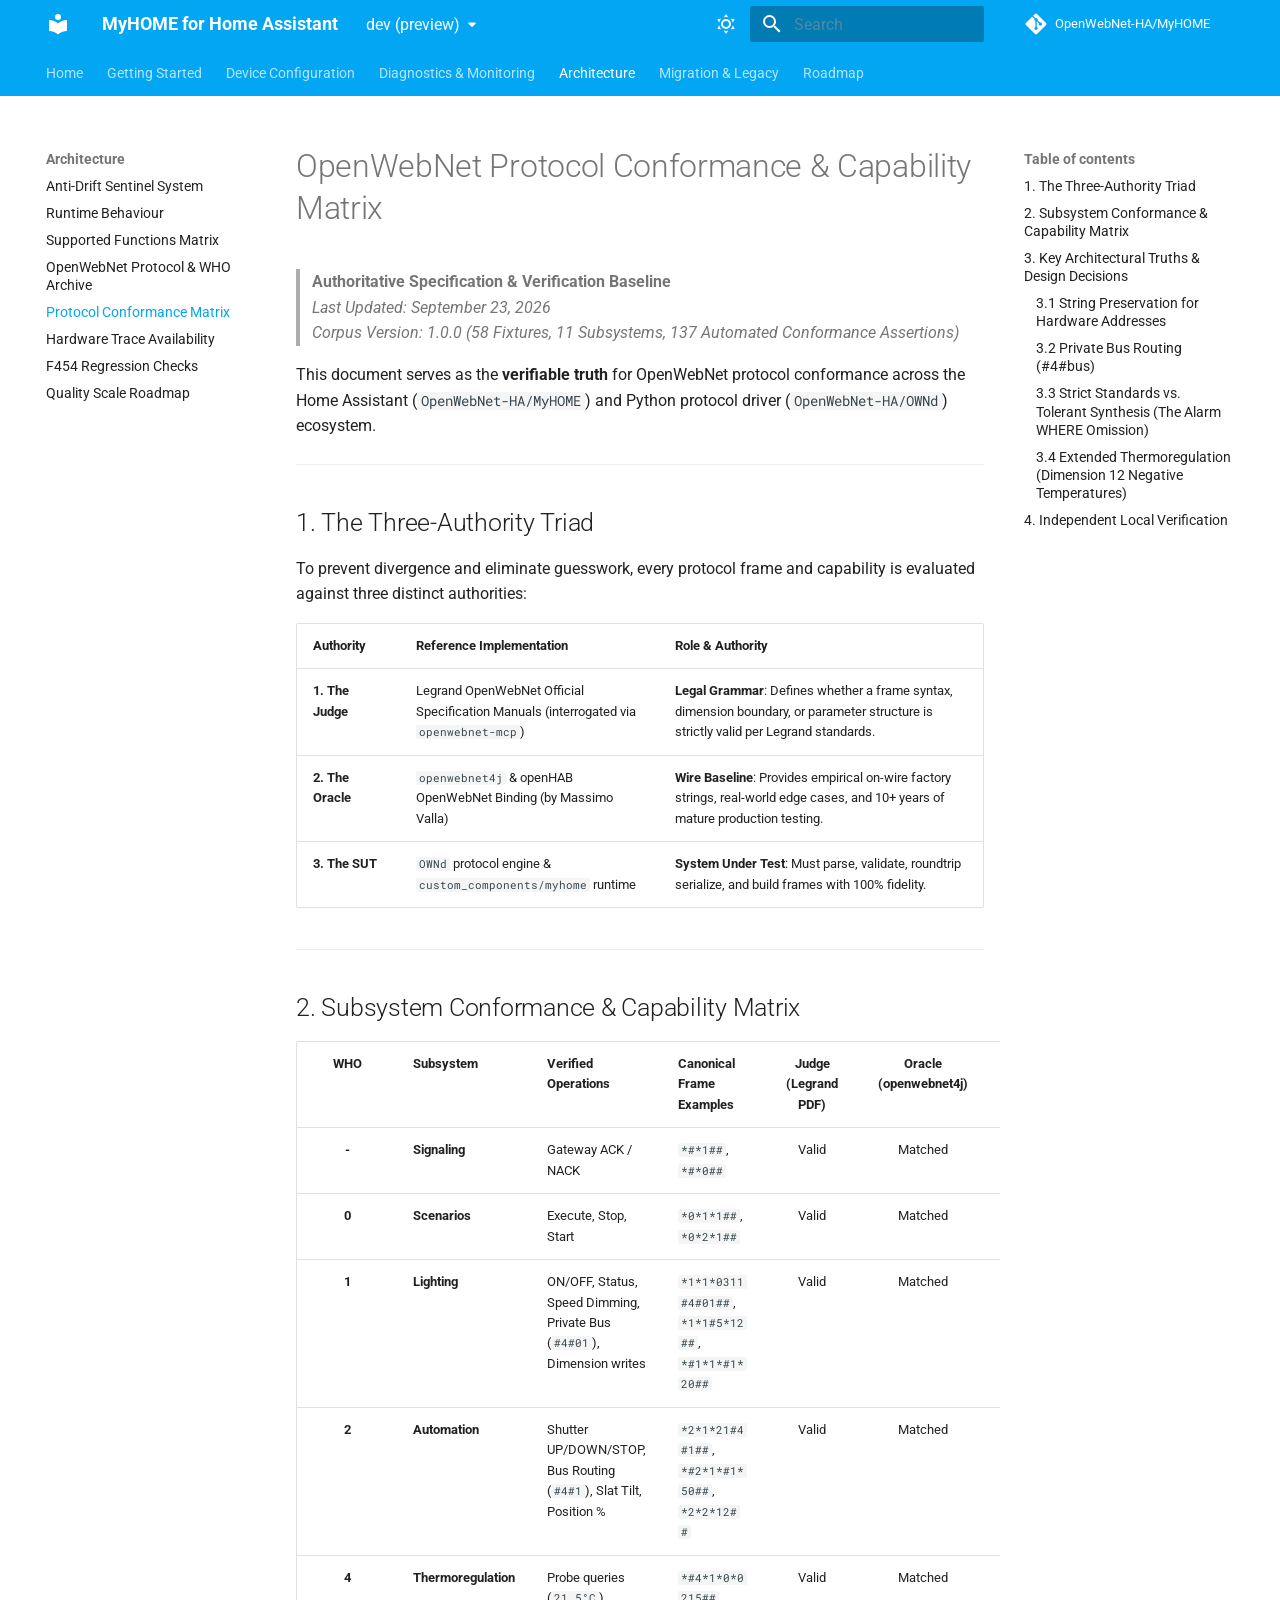
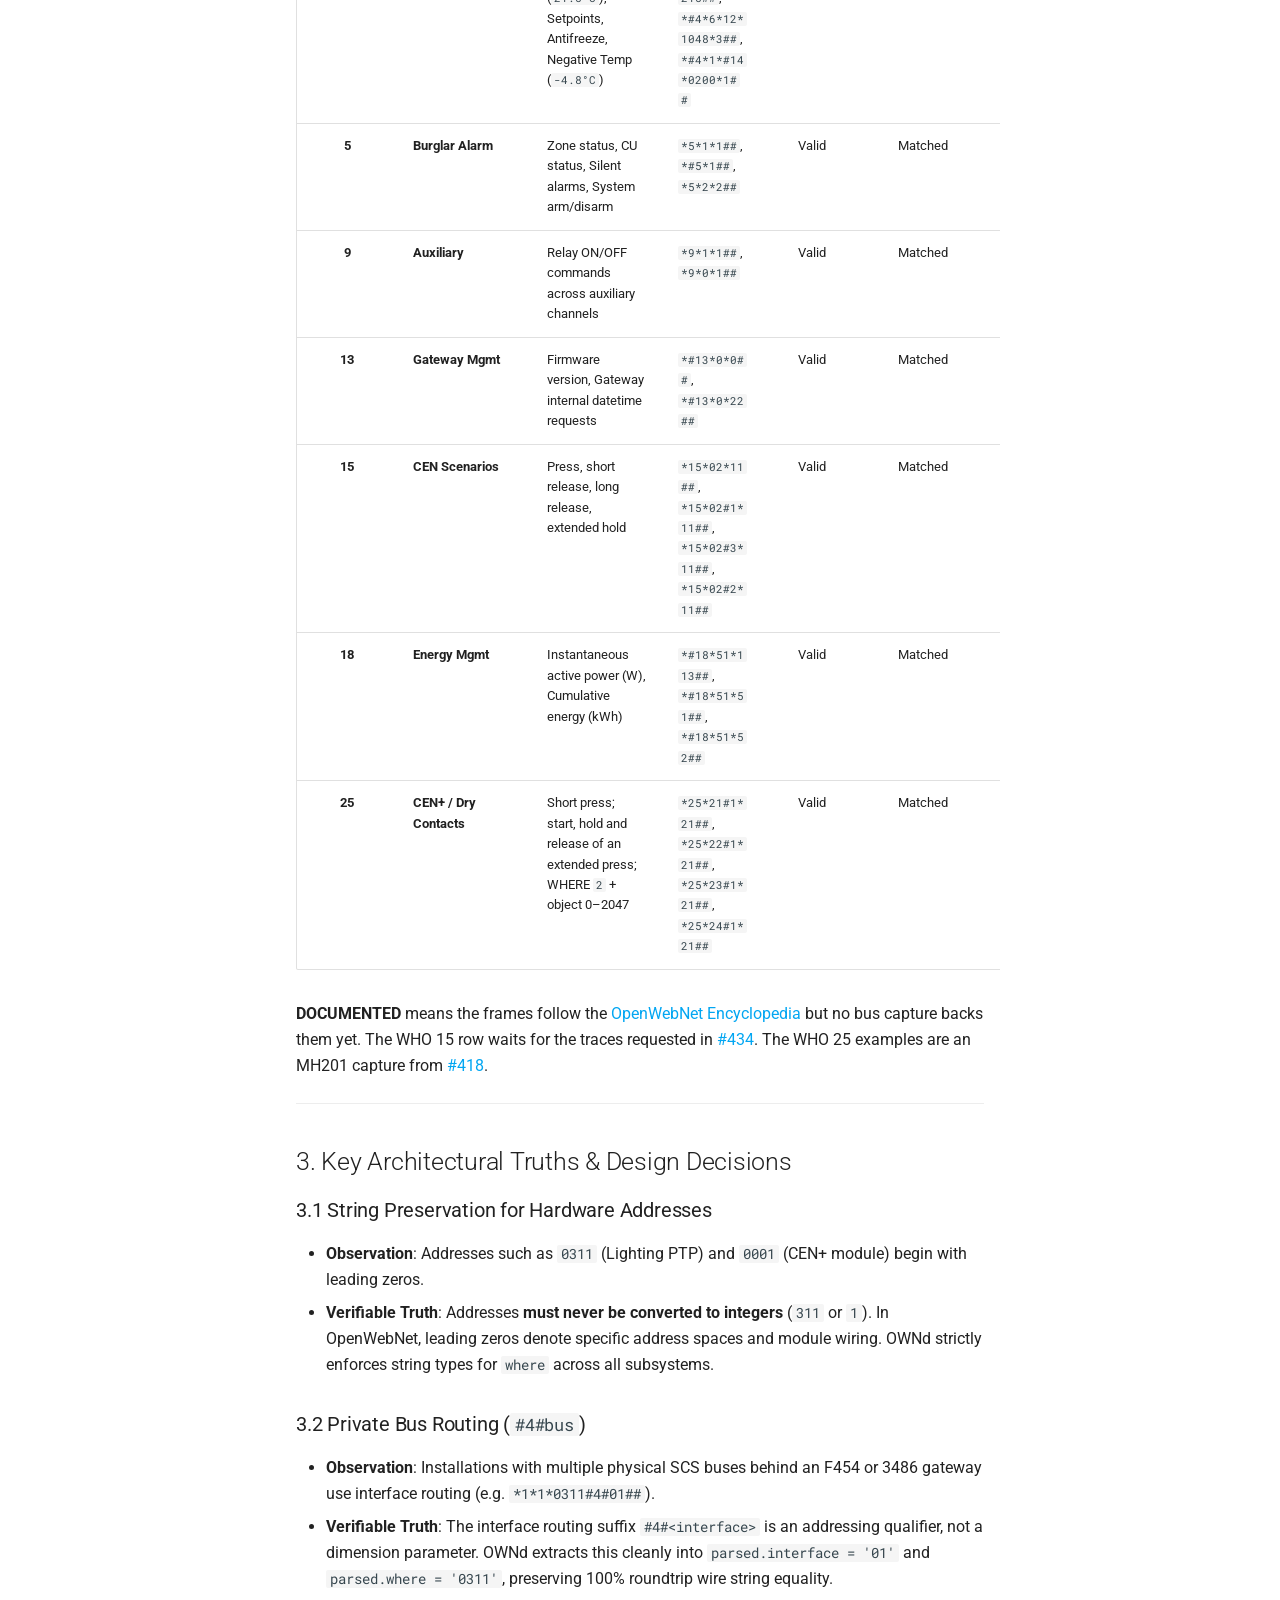
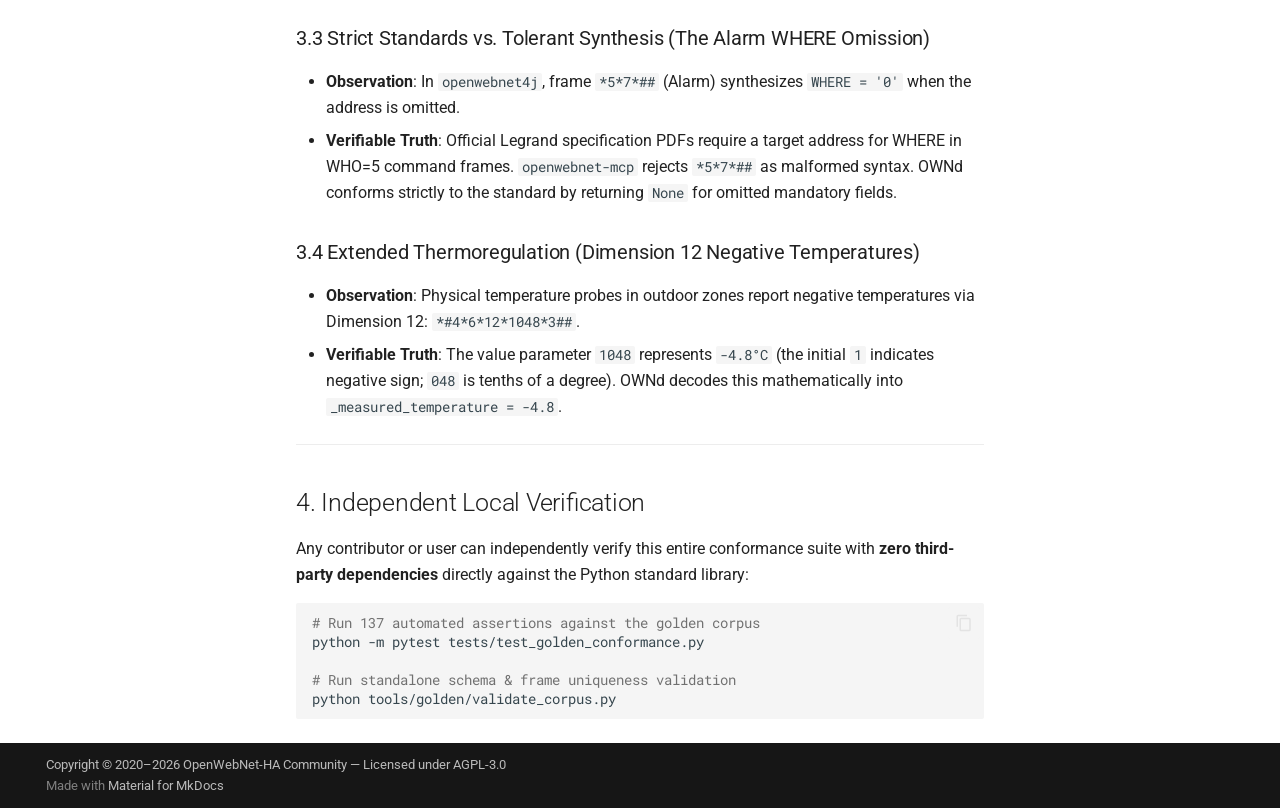
<file: dev/protocol_conformance_matrix/index.html>
<!doctype html>
<html lang="en" class="no-js">
  <head>
    
      <meta charset="utf-8">
      <meta name="viewport" content="width=device-width,initial-scale=1">
      
        <meta name="description" content="Modern async Home Assistant integration for Legrand & BTicino MyHOME SCS bus systems via OpenWebNet.">
      
      
        <meta name="author" content="OpenWebNet-HA Community">
      
      
        <link rel="canonical" href="https://openwebnet-ha.github.io/MyHOME/dev/protocol_conformance_matrix/">
      
      
        <link rel="prev" href="../openwebnet-who-specifications/">
      
      
        <link rel="next" href="../trace-availability/">
      
      
        
      
      
      <link rel="icon" href="../assets/images/favicon.png">
      <meta name="generator" content="mkdocs-1.6.1, mkdocs-material-9.8.0">
    
    
      
        <title>Protocol Conformance Matrix - MyHOME for Home Assistant</title>
      
    
    
      <link rel="stylesheet" href="../assets/stylesheets/main.57a0d79d.min.css">
      
        
        <link rel="stylesheet" href="../assets/stylesheets/palette.fb2fffe2.min.css">
      
      


    
    
      
    
    
      
        
        
        <link rel="preconnect" href="https://fonts.gstatic.com" crossorigin>
        <link rel="stylesheet" href="https://fonts.googleapis.com/css?family=Roboto:300,300i,400,400i,700,700i%7CRoboto+Mono:400,400i,700,700i&display=fallback">
        <style>:root{--md-text-font:"Roboto";--md-code-font:"Roboto Mono"}</style>
      
    
    
    <script>__md_scope=new URL("..",location),__md_hash=e=>[...e].reduce(((e,_)=>(e<<5)-e+_.charCodeAt(0)),0),__md_get=(e,_=localStorage,t=__md_scope)=>JSON.parse(_.getItem(t.pathname+"."+e)),__md_set=(e,_,t=localStorage,a=__md_scope)=>{try{t.setItem(a.pathname+"."+e,JSON.stringify(_))}catch(e){}}</script>
    
      

    
    
  </head>
  
  
    
    
      
    
    
    
    
    <body dir="ltr" data-md-color-scheme="default" data-md-color-primary="light-blue" data-md-color-accent="blue">
  
    
    <input class="md-toggle" data-md-toggle="drawer" type="checkbox" id="__drawer" autocomplete="off">
    <input class="md-toggle" data-md-toggle="search" type="checkbox" id="__search" autocomplete="off">
    <label class="md-overlay" for="__drawer"></label>
    <div data-md-component="skip">
      
        
        <a href="#openwebnet-protocol-conformance-capability-matrix" class="md-skip">
          Skip to content
        </a>
      
    </div>
    <div data-md-component="announce">
      
    </div>
    
      <div data-md-color-scheme="default" data-md-component="outdated" hidden>
        
      </div>
    
    
      

<header class="md-header" data-md-component="header">
  <nav class="md-header__inner md-grid" aria-label="Header">
    <a href=".." title="MyHOME for Home Assistant" class="md-header__button md-logo" aria-label="MyHOME for Home Assistant" data-md-component="logo">
      
  
  <svg xmlns="http://www.w3.org/2000/svg" viewBox="0 0 24 24"><path d="M12 8a3 3 0 0 0 3-3 3 3 0 0 0-3-3 3 3 0 0 0-3 3 3 3 0 0 0 3 3m0 3.54C9.64 9.35 6.5 8 3 8v11c3.5 0 6.64 1.35 9 3.54 2.36-2.19 5.5-3.54 9-3.54V8c-3.5 0-6.64 1.35-9 3.54"/></svg>

    </a>
    <label class="md-header__button md-icon" for="__drawer">
      
      <svg xmlns="http://www.w3.org/2000/svg" viewBox="0 0 24 24"><path d="M3 6h18v2H3zm0 5h18v2H3zm0 5h18v2H3z"/></svg>
    </label>
    <div class="md-header__title" data-md-component="header-title">
      <div class="md-header__ellipsis">
        <div class="md-header__topic">
          <span class="md-ellipsis">
            MyHOME for Home Assistant
          </span>
        </div>
        <div class="md-header__topic" data-md-component="header-topic">
          <span class="md-ellipsis">
            
              Protocol Conformance Matrix
            
          </span>
        </div>
      </div>
    </div>
    
      
        <form class="md-header__option" data-md-component="palette">
  
    
    
    
    <input class="md-option" data-md-color-media="(prefers-color-scheme: light)" data-md-color-scheme="default" data-md-color-primary="light-blue" data-md-color-accent="blue"  aria-label="Switch to dark mode"  type="radio" name="__palette" id="__palette_0">
    
      <label class="md-header__button md-icon" title="Switch to dark mode" for="__palette_1" hidden>
        <svg xmlns="http://www.w3.org/2000/svg" viewBox="0 0 24 24"><path d="M12 7a5 5 0 0 1 5 5 5 5 0 0 1-5 5 5 5 0 0 1-5-5 5 5 0 0 1 5-5m0 2a3 3 0 0 0-3 3 3 3 0 0 0 3 3 3 3 0 0 0 3-3 3 3 0 0 0-3-3m0-7 2.39 3.42C13.65 5.15 12.84 5 12 5s-1.65.15-2.39.42zM3.34 7l4.16-.35A7.2 7.2 0 0 0 5.94 8.5c-.44.74-.69 1.5-.83 2.29zm.02 10 1.76-3.77a7.131 7.131 0 0 0 2.38 4.14zM20.65 7l-1.77 3.79a7.02 7.02 0 0 0-2.38-4.15zm-.01 10-4.14.36c.59-.51 1.12-1.14 1.54-1.86.42-.73.69-1.5.83-2.29zM12 22l-2.41-3.44c.74.27 1.55.44 2.41.44.82 0 1.63-.17 2.37-.44z"/></svg>
      </label>
    
  
    
    
    
    <input class="md-option" data-md-color-media="(prefers-color-scheme: dark)" data-md-color-scheme="slate" data-md-color-primary="light-blue" data-md-color-accent="blue"  aria-label="Switch to light mode"  type="radio" name="__palette" id="__palette_1">
    
      <label class="md-header__button md-icon" title="Switch to light mode" for="__palette_0" hidden>
        <svg xmlns="http://www.w3.org/2000/svg" viewBox="0 0 24 24"><path d="m17.75 4.09-2.53 1.94.91 3.06-2.63-1.81-2.63 1.81.91-3.06-2.53-1.94L12.44 4l1.06-3 1.06 3zm3.5 6.91-1.64 1.25.59 1.98-1.7-1.17-1.7 1.17.59-1.98L15.75 11l2.06-.05L18.5 9l.69 1.95zm-2.28 4.95c.83-.08 1.72 1.1 1.19 1.85-.32.45-.66.87-1.08 1.27C15.17 23 8.84 23 4.94 19.07c-3.91-3.9-3.91-10.24 0-14.14.4-.4.82-.76 1.27-1.08.75-.53 1.93.36 1.85 1.19-.27 2.86.69 5.83 2.89 8.02a9.96 9.96 0 0 0 8.02 2.89m-1.64 2.02a12.08 12.08 0 0 1-7.8-3.47c-2.17-2.19-3.33-5-3.49-7.82-2.81 3.14-2.7 7.96.31 10.98 3.02 3.01 7.84 3.12 10.98.31"/></svg>
      </label>
    
  
</form>
      
    
    
      <script>var palette=__md_get("__palette");if(palette&&palette.color){if("(prefers-color-scheme)"===palette.color.media){var media=matchMedia("(prefers-color-scheme: light)"),input=document.querySelector(media.matches?"[data-md-color-media='(prefers-color-scheme: light)']":"[data-md-color-media='(prefers-color-scheme: dark)']");palette.color.media=input.getAttribute("data-md-color-media"),palette.color.scheme=input.getAttribute("data-md-color-scheme"),palette.color.primary=input.getAttribute("data-md-color-primary"),palette.color.accent=input.getAttribute("data-md-color-accent")}for(var[key,value]of Object.entries(palette.color))document.body.setAttribute("data-md-color-"+key,value)}</script>
    
    
    
      
      
        <label class="md-header__button md-icon" for="__search">
          
          <svg xmlns="http://www.w3.org/2000/svg" viewBox="0 0 24 24"><path d="M9.5 3A6.5 6.5 0 0 1 16 9.5c0 1.61-.59 3.09-1.56 4.23l.27.27h.79l5 5-1.5 1.5-5-5v-.79l-.27-.27A6.52 6.52 0 0 1 9.5 16 6.5 6.5 0 0 1 3 9.5 6.5 6.5 0 0 1 9.5 3m0 2C7 5 5 7 5 9.5S7 14 9.5 14 14 12 14 9.5 12 5 9.5 5"/></svg>
        </label>
        <div class="md-search" data-md-component="search" role="dialog">
  <label class="md-search__overlay" for="__search"></label>
  <div class="md-search__inner" role="search">
    <form class="md-search__form" name="search">
      <input type="text" class="md-search__input" name="query" aria-label="Search" placeholder="Search" autocapitalize="off" autocorrect="off" autocomplete="off" spellcheck="false" data-md-component="search-query" required>
      <label class="md-search__icon md-icon" for="__search">
        
        <svg xmlns="http://www.w3.org/2000/svg" viewBox="0 0 24 24"><path d="M9.5 3A6.5 6.5 0 0 1 16 9.5c0 1.61-.59 3.09-1.56 4.23l.27.27h.79l5 5-1.5 1.5-5-5v-.79l-.27-.27A6.52 6.52 0 0 1 9.5 16 6.5 6.5 0 0 1 3 9.5 6.5 6.5 0 0 1 9.5 3m0 2C7 5 5 7 5 9.5S7 14 9.5 14 14 12 14 9.5 12 5 9.5 5"/></svg>
        
        <svg xmlns="http://www.w3.org/2000/svg" viewBox="0 0 24 24"><path d="M20 11v2H8l5.5 5.5-1.42 1.42L4.16 12l7.92-7.92L13.5 5.5 8 11z"/></svg>
      </label>
      <nav class="md-search__options" aria-label="Search">
        
        <button type="reset" class="md-search__icon md-icon" title="Clear" aria-label="Clear" tabindex="-1">
          
          <svg xmlns="http://www.w3.org/2000/svg" viewBox="0 0 24 24"><path d="M19 6.41 17.59 5 12 10.59 6.41 5 5 6.41 10.59 12 5 17.59 6.41 19 12 13.41 17.59 19 19 17.59 13.41 12z"/></svg>
        </button>
      </nav>
      
        <div class="md-search__suggest" data-md-component="search-suggest"></div>
      
    </form>
    <div class="md-search__output">
      <div class="md-search__scrollwrap" tabindex="0" data-md-scrollfix>
        <div class="md-search-result" data-md-component="search-result">
          <div class="md-search-result__meta">
            Initializing search
          </div>
          <ol class="md-search-result__list" role="presentation"></ol>
        </div>
      </div>
    </div>
  </div>
</div>
      
    
    
      <div class="md-header__source">
        <a href="https://github.com/OpenWebNet-HA/MyHOME" title="Go to repository" class="md-source" data-md-component="source">
  <div class="md-source__icon md-icon">
    
    <svg xmlns="http://www.w3.org/2000/svg" viewBox="0 0 448 512"><!--! Font Awesome Free 7.1.0 by @fontawesome - https://fontawesome.com License - https://fontawesome.com/license/free (Icons: CC BY 4.0, Fonts: SIL OFL 1.1, Code: MIT License) Copyright 2025 Fonticons, Inc.--><path d="M439.6 236.1 244 40.5c-5.4-5.5-12.8-8.5-20.4-8.5s-15 3-20.4 8.4L162.5 81l51.5 51.5c27.1-9.1 52.7 16.8 43.4 43.7l49.7 49.7c34.2-11.8 61.2 31 35.5 56.7-26.5 26.5-70.2-2.9-56-37.3L240.3 199v121.9c25.3 12.5 22.3 41.8 9.1 55-6.4 6.4-15.2 10.1-24.3 10.1s-17.8-3.6-24.3-10.1c-17.6-17.6-11.1-46.9 11.2-56v-123c-20.8-8.5-24.6-30.7-18.6-45L142.6 101 8.5 235.1C3 240.6 0 247.9 0 255.5s3 15 8.5 20.4l195.6 195.7c5.4 5.4 12.7 8.4 20.4 8.4s15-3 20.4-8.4l194.7-194.7c5.4-5.4 8.4-12.8 8.4-20.4s-3-15-8.4-20.4"/></svg>
  </div>
  <div class="md-source__repository">
    OpenWebNet-HA/MyHOME
  </div>
</a>
      </div>
    
  </nav>
  
</header>
    
    <div class="md-container" data-md-component="container">
      
      
        
          
            
<nav class="md-tabs" aria-label="Tabs" data-md-component="tabs">
  <div class="md-grid">
    <ul class="md-tabs__list">
      
        
  
  
  
  
    <li class="md-tabs__item">
      <a href=".." class="md-tabs__link">
        
  
  
    
  
  Home

      </a>
    </li>
  

      
        
  
  
  
  
    
    
      <li class="md-tabs__item">
        <a href="../configuration/" class="md-tabs__link">
          
  
  
  Getting Started

        </a>
      </li>
    
  

      
        
  
  
  
  
    
    
      <li class="md-tabs__item">
        <a href="../configuration/gateways/" class="md-tabs__link">
          
  
  
  Device Configuration

        </a>
      </li>
    
  

      
        
  
  
  
  
    
    
      <li class="md-tabs__item">
        <a href="../configuration/bus_monitor/" class="md-tabs__link">
          
  
  
  Diagnostics & Monitoring

        </a>
      </li>
    
  

      
        
  
  
  
    
  
  
    
    
      <li class="md-tabs__item md-tabs__item--active">
        <a href="../architecture/anti-drift-safeguards/" class="md-tabs__link">
          
  
  
  Architecture

        </a>
      </li>
    
  

      
        
  
  
  
  
    
    
      <li class="md-tabs__item">
        <a href="../migration/upgrade-from-094/" class="md-tabs__link">
          
  
  
  Migration & Legacy

        </a>
      </li>
    
  

      
        
  
  
  
  
    
    
      <li class="md-tabs__item">
        <a href="../roadmap/" class="md-tabs__link">
          
  
  
  Roadmap

        </a>
      </li>
    
  

      
    </ul>
  </div>
</nav>
          
        
      
      <main class="md-main" data-md-component="main">
        <div class="md-main__inner md-grid">
          
            
              
              <div class="md-sidebar md-sidebar--primary" data-md-component="sidebar" data-md-type="navigation" >
                <div class="md-sidebar__scrollwrap">
                  <div class="md-sidebar__inner">
                    


  


<nav class="md-nav md-nav--primary md-nav--lifted" aria-label="Navigation" data-md-level="0">
  <label class="md-nav__title" for="__drawer">
    <a href=".." title="MyHOME for Home Assistant" class="md-nav__button md-logo" aria-label="MyHOME for Home Assistant" data-md-component="logo">
      
  
  <svg xmlns="http://www.w3.org/2000/svg" viewBox="0 0 24 24"><path d="M12 8a3 3 0 0 0 3-3 3 3 0 0 0-3-3 3 3 0 0 0-3 3 3 3 0 0 0 3 3m0 3.54C9.64 9.35 6.5 8 3 8v11c3.5 0 6.64 1.35 9 3.54 2.36-2.19 5.5-3.54 9-3.54V8c-3.5 0-6.64 1.35-9 3.54"/></svg>

    </a>
    MyHOME for Home Assistant
  </label>
  
    <div class="md-nav__source">
      <a href="https://github.com/OpenWebNet-HA/MyHOME" title="Go to repository" class="md-source" data-md-component="source">
  <div class="md-source__icon md-icon">
    
    <svg xmlns="http://www.w3.org/2000/svg" viewBox="0 0 448 512"><!--! Font Awesome Free 7.1.0 by @fontawesome - https://fontawesome.com License - https://fontawesome.com/license/free (Icons: CC BY 4.0, Fonts: SIL OFL 1.1, Code: MIT License) Copyright 2025 Fonticons, Inc.--><path d="M439.6 236.1 244 40.5c-5.4-5.5-12.8-8.5-20.4-8.5s-15 3-20.4 8.4L162.5 81l51.5 51.5c27.1-9.1 52.7 16.8 43.4 43.7l49.7 49.7c34.2-11.8 61.2 31 35.5 56.7-26.5 26.5-70.2-2.9-56-37.3L240.3 199v121.9c25.3 12.5 22.3 41.8 9.1 55-6.4 6.4-15.2 10.1-24.3 10.1s-17.8-3.6-24.3-10.1c-17.6-17.6-11.1-46.9 11.2-56v-123c-20.8-8.5-24.6-30.7-18.6-45L142.6 101 8.5 235.1C3 240.6 0 247.9 0 255.5s3 15 8.5 20.4l195.6 195.7c5.4 5.4 12.7 8.4 20.4 8.4s15-3 20.4-8.4l194.7-194.7c5.4-5.4 8.4-12.8 8.4-20.4s-3-15-8.4-20.4"/></svg>
  </div>
  <div class="md-source__repository">
    OpenWebNet-HA/MyHOME
  </div>
</a>
    </div>
  
  <ul class="md-nav__list" data-md-scrollfix>
    
      
      
  
  
  
  
    <li class="md-nav__item">
      <a href=".." class="md-nav__link">
        
  
  
  <span class="md-ellipsis">
    
  
    Home
  

    
  </span>
  
  

      </a>
    </li>
  

    
      
      
  
  
  
  
    
    
    
    
      
      
        
      
    
    
    <li class="md-nav__item md-nav__item--nested">
      
        
        
          
        
        <input class="md-nav__toggle md-toggle md-toggle--indeterminate" type="checkbox" id="__nav_2" >
        
          
          <label class="md-nav__link" for="__nav_2" id="__nav_2_label" tabindex="0">
            
  
  
  <span class="md-ellipsis">
    
  
    Getting Started
  

    
  </span>
  
  

            <span class="md-nav__icon md-icon"></span>
          </label>
        
        <nav class="md-nav" data-md-level="1" aria-labelledby="__nav_2_label" aria-expanded="false">
          <label class="md-nav__title" for="__nav_2">
            <span class="md-nav__icon md-icon"></span>
            
  
    Getting Started
  

          </label>
          <ul class="md-nav__list" data-md-scrollfix>
            
              
                
  
  
  
  
    <li class="md-nav__item">
      <a href="../configuration/" class="md-nav__link">
        
  
  
  <span class="md-ellipsis">
    
  
    Overview
  

    
  </span>
  
  

      </a>
    </li>
  

              
            
              
                
  
  
  
  
    <li class="md-nav__item">
      <a href="../getting-started/installation/" class="md-nav__link">
        
  
  
  <span class="md-ellipsis">
    
  
    Installation
  

    
  </span>
  
  

      </a>
    </li>
  

              
            
              
                
  
  
  
  
    <li class="md-nav__item">
      <a href="../getting-started/hardware-compatibility/" class="md-nav__link">
        
  
  
  <span class="md-ellipsis">
    
  
    Hardware Compatibility
  

    
  </span>
  
  

      </a>
    </li>
  

              
            
              
                
  
  
  
  
    <li class="md-nav__item">
      <a href="../roadmap/beta-differences/" class="md-nav__link">
        
  
  
  <span class="md-ellipsis">
    
  
    Beta Evolution & Differences
  

    
  </span>
  
  

      </a>
    </li>
  

              
            
              
                
  
  
  
  
    <li class="md-nav__item">
      <a href="../getting-started/removal/" class="md-nav__link">
        
  
  
  <span class="md-ellipsis">
    
  
    Removal & Clean Uninstall
  

    
  </span>
  
  

      </a>
    </li>
  

              
            
          </ul>
        </nav>
      
    </li>
  

    
      
      
  
  
  
  
    
    
    
    
      
      
        
      
    
    
    <li class="md-nav__item md-nav__item--nested">
      
        
        
          
        
        <input class="md-nav__toggle md-toggle md-toggle--indeterminate" type="checkbox" id="__nav_3" >
        
          
          <label class="md-nav__link" for="__nav_3" id="__nav_3_label" tabindex="0">
            
  
  
  <span class="md-ellipsis">
    
  
    Device Configuration
  

    
  </span>
  
  

            <span class="md-nav__icon md-icon"></span>
          </label>
        
        <nav class="md-nav" data-md-level="1" aria-labelledby="__nav_3_label" aria-expanded="false">
          <label class="md-nav__title" for="__nav_3">
            <span class="md-nav__icon md-icon"></span>
            
  
    Device Configuration
  

          </label>
          <ul class="md-nav__list" data-md-scrollfix>
            
              
                
  
  
  
  
    <li class="md-nav__item">
      <a href="../configuration/gateways/" class="md-nav__link">
        
  
  
  <span class="md-ellipsis">
    
  
    Gateways & Connection
  

    
  </span>
  
  

      </a>
    </li>
  

              
            
              
                
  
  
  
  
    <li class="md-nav__item">
      <a href="../configuration/gateway-identification/" class="md-nav__link">
        
  
  
  <span class="md-ellipsis">
    
  
    Gateway Identification
  

    
  </span>
  
  

      </a>
    </li>
  

              
            
              
                
  
  
  
  
    <li class="md-nav__item">
      <a href="../configuration/lights/" class="md-nav__link">
        
  
  
  <span class="md-ellipsis">
    
  
    Lights & Dimmers
  

    
  </span>
  
  

      </a>
    </li>
  

              
            
              
                
  
  
  
  
    <li class="md-nav__item">
      <a href="../configuration/covers/" class="md-nav__link">
        
  
  
  <span class="md-ellipsis">
    
  
    Covers & Shutters
  

    
  </span>
  
  

      </a>
    </li>
  

              
            
              
                
  
  
  
  
    <li class="md-nav__item">
      <a href="../configuration/climate/" class="md-nav__link">
        
  
  
  <span class="md-ellipsis">
    
  
    Climate & Heating
  

    
  </span>
  
  

      </a>
    </li>
  

              
            
              
                
  
  
  
  
    <li class="md-nav__item">
      <a href="../configuration/media_player/" class="md-nav__link">
        
  
  
  <span class="md-ellipsis">
    
  
    Sound System (Diffusione Sonora)
  

    
  </span>
  
  

      </a>
    </li>
  

              
            
              
                
  
  
  
  
    <li class="md-nav__item">
      <a href="../configuration/cen_cenplus/" class="md-nav__link">
        
  
  
  <span class="md-ellipsis">
    
  
    Scenario Buttons (CEN / CEN+)
  

    
  </span>
  
  

      </a>
    </li>
  

              
            
              
                
  
  
  
  
    <li class="md-nav__item">
      <a href="../configuration/switches/" class="md-nav__link">
        
  
  
  <span class="md-ellipsis">
    
  
    Switches & Relays
  

    
  </span>
  
  

      </a>
    </li>
  

              
            
              
                
  
  
  
  
    <li class="md-nav__item">
      <a href="../configuration/sensors/" class="md-nav__link">
        
  
  
  <span class="md-ellipsis">
    
  
    Sensors & Energy
  

    
  </span>
  
  

      </a>
    </li>
  

              
            
              
                
  
  
  
  
    <li class="md-nav__item">
      <a href="../configuration/binary-sensors/" class="md-nav__link">
        
  
  
  <span class="md-ellipsis">
    
  
    Binary Sensors & Contacts
  

    
  </span>
  
  

      </a>
    </li>
  

              
            
              
                
  
  
  
  
    <li class="md-nav__item">
      <a href="../configuration/alarm/" class="md-nav__link">
        
  
  
  <span class="md-ellipsis">
    
  
    Burglar Alarm
  

    
  </span>
  
  

      </a>
    </li>
  

              
            
              
                
  
  
  
  
    <li class="md-nav__item">
      <a href="../configuration/services/" class="md-nav__link">
        
  
  
  <span class="md-ellipsis">
    
  
    Integration Services
  

    
  </span>
  
  

      </a>
    </li>
  

              
            
          </ul>
        </nav>
      
    </li>
  

    
      
      
  
  
  
  
    
    
    
    
      
      
        
      
    
    
    <li class="md-nav__item md-nav__item--nested">
      
        
        
          
        
        <input class="md-nav__toggle md-toggle md-toggle--indeterminate" type="checkbox" id="__nav_4" >
        
          
          <label class="md-nav__link" for="__nav_4" id="__nav_4_label" tabindex="0">
            
  
  
  <span class="md-ellipsis">
    
  
    Diagnostics & Monitoring
  

    
  </span>
  
  

            <span class="md-nav__icon md-icon"></span>
          </label>
        
        <nav class="md-nav" data-md-level="1" aria-labelledby="__nav_4_label" aria-expanded="false">
          <label class="md-nav__title" for="__nav_4">
            <span class="md-nav__icon md-icon"></span>
            
  
    Diagnostics & Monitoring
  

          </label>
          <ul class="md-nav__list" data-md-scrollfix>
            
              
                
  
  
  
  
    <li class="md-nav__item">
      <a href="../configuration/bus_monitor/" class="md-nav__link">
        
  
  
  <span class="md-ellipsis">
    
  
    Lovelace Bus Monitor Card
  

    
  </span>
  
  

      </a>
    </li>
  

              
            
              
                
  
  
  
  
    <li class="md-nav__item">
      <a href="../diagnostics/repair-issues/" class="md-nav__link">
        
  
  
  <span class="md-ellipsis">
    
  
    Home Assistant Repairs
  

    
  </span>
  
  

      </a>
    </li>
  

              
            
              
                
  
  
  
  
    <li class="md-nav__item">
      <a href="../configuration/lovelace_recipes/" class="md-nav__link">
        
  
  
  <span class="md-ellipsis">
    
  
    Dashboard Recipes
  

    
  </span>
  
  

      </a>
    </li>
  

              
            
              
                
  
  
  
  
    <li class="md-nav__item">
      <a href="../recipes/adaptive_lighting/" class="md-nav__link">
        
  
  
  <span class="md-ellipsis">
    
  
    Adaptive Lighting Recipe
  

    
  </span>
  
  

      </a>
    </li>
  

              
            
              
                
  
  
  
  
    <li class="md-nav__item">
      <a href="../guides/hardware-coupled-sensors/" class="md-nav__link">
        
  
  
  <span class="md-ellipsis">
    
  
    Hardware-Coupled Sensors & Curfew
  

    
  </span>
  
  

      </a>
    </li>
  

              
            
              
                
  
  
  
  
    <li class="md-nav__item">
      <a href="../configuration/troubleshooting/" class="md-nav__link">
        
  
  
  <span class="md-ellipsis">
    
  
    Troubleshooting
  

    
  </span>
  
  

      </a>
    </li>
  

              
            
              
                
  
  
  
  
    <li class="md-nav__item">
      <a href="../configuration/known_limitations/" class="md-nav__link">
        
  
  
  <span class="md-ellipsis">
    
  
    Known Limitations
  

    
  </span>
  
  

      </a>
    </li>
  

              
            
              
                
  
  
  
  
    <li class="md-nav__item">
      <a href="../configuration/use_cases/" class="md-nav__link">
        
  
  
  <span class="md-ellipsis">
    
  
    Use Cases
  

    
  </span>
  
  

      </a>
    </li>
  

              
            
          </ul>
        </nav>
      
    </li>
  

    
      
      
  
  
    
  
  
  
    
    
    
    
      
        
        
      
      
        
      
    
    
    <li class="md-nav__item md-nav__item--active md-nav__item--section md-nav__item--nested">
      
        
        
        <input class="md-nav__toggle md-toggle " type="checkbox" id="__nav_5" checked>
        
          
          <label class="md-nav__link" for="__nav_5" id="__nav_5_label" tabindex="">
            
  
  
  <span class="md-ellipsis">
    
  
    Architecture
  

    
  </span>
  
  

            <span class="md-nav__icon md-icon"></span>
          </label>
        
        <nav class="md-nav" data-md-level="1" aria-labelledby="__nav_5_label" aria-expanded="true">
          <label class="md-nav__title" for="__nav_5">
            <span class="md-nav__icon md-icon"></span>
            
  
    Architecture
  

          </label>
          <ul class="md-nav__list" data-md-scrollfix>
            
              
                
  
  
  
  
    <li class="md-nav__item">
      <a href="../architecture/anti-drift-safeguards/" class="md-nav__link">
        
  
  
  <span class="md-ellipsis">
    
  
    Anti-Drift Sentinel System
  

    
  </span>
  
  

      </a>
    </li>
  

              
            
              
                
  
  
  
  
    <li class="md-nav__item">
      <a href="../configuration/runtime_behaviour/" class="md-nav__link">
        
  
  
  <span class="md-ellipsis">
    
  
    Runtime Behaviour
  

    
  </span>
  
  

      </a>
    </li>
  

              
            
              
                
  
  
  
  
    <li class="md-nav__item">
      <a href="../configuration/supported_functions/" class="md-nav__link">
        
  
  
  <span class="md-ellipsis">
    
  
    Supported Functions Matrix
  

    
  </span>
  
  

      </a>
    </li>
  

              
            
              
                
  
  
  
  
    <li class="md-nav__item">
      <a href="../openwebnet-who-specifications/" class="md-nav__link">
        
  
  
  <span class="md-ellipsis">
    
  
    OpenWebNet Protocol & WHO Archive
  

    
  </span>
  
  

      </a>
    </li>
  

              
            
              
                
  
  
    
  
  
  
    <li class="md-nav__item md-nav__item--active">
      
      <input class="md-nav__toggle md-toggle" type="checkbox" id="__toc">
      
      
        
      
      
        <label class="md-nav__link md-nav__link--active" for="__toc">
          
  
  
  <span class="md-ellipsis">
    
  
    Protocol Conformance Matrix
  

    
  </span>
  
  

          <span class="md-nav__icon md-icon"></span>
        </label>
      
      <a href="./" class="md-nav__link md-nav__link--active">
        
  
  
  <span class="md-ellipsis">
    
  
    Protocol Conformance Matrix
  

    
  </span>
  
  

      </a>
      
        

<nav class="md-nav md-nav--secondary" aria-label="Table of contents">
  
  
  
    
  
  
    <label class="md-nav__title" for="__toc">
      <span class="md-nav__icon md-icon"></span>
      Table of contents
    </label>
    <ul class="md-nav__list" data-md-component="toc" data-md-scrollfix>
      
        <li class="md-nav__item">
  <a href="#1-the-three-authority-triad" class="md-nav__link">
    <span class="md-ellipsis">
      
        1. The Three-Authority Triad
      
    </span>
  </a>
  
</li>
      
        <li class="md-nav__item">
  <a href="#2-subsystem-conformance-capability-matrix" class="md-nav__link">
    <span class="md-ellipsis">
      
        2. Subsystem Conformance &amp; Capability Matrix
      
    </span>
  </a>
  
</li>
      
        <li class="md-nav__item">
  <a href="#3-key-architectural-truths-design-decisions" class="md-nav__link">
    <span class="md-ellipsis">
      
        3. Key Architectural Truths &amp; Design Decisions
      
    </span>
  </a>
  
    <nav class="md-nav" aria-label="3. Key Architectural Truths &amp; Design Decisions">
      <ul class="md-nav__list">
        
          <li class="md-nav__item">
  <a href="#31-string-preservation-for-hardware-addresses" class="md-nav__link">
    <span class="md-ellipsis">
      
        3.1 String Preservation for Hardware Addresses
      
    </span>
  </a>
  
</li>
        
          <li class="md-nav__item">
  <a href="#32-private-bus-routing-4bus" class="md-nav__link">
    <span class="md-ellipsis">
      
        3.2 Private Bus Routing (#4#bus)
      
    </span>
  </a>
  
</li>
        
          <li class="md-nav__item">
  <a href="#33-strict-standards-vs-tolerant-synthesis-the-alarm-where-omission" class="md-nav__link">
    <span class="md-ellipsis">
      
        3.3 Strict Standards vs. Tolerant Synthesis (The Alarm WHERE Omission)
      
    </span>
  </a>
  
</li>
        
          <li class="md-nav__item">
  <a href="#34-extended-thermoregulation-dimension-12-negative-temperatures" class="md-nav__link">
    <span class="md-ellipsis">
      
        3.4 Extended Thermoregulation (Dimension 12 Negative Temperatures)
      
    </span>
  </a>
  
</li>
        
      </ul>
    </nav>
  
</li>
      
        <li class="md-nav__item">
  <a href="#4-independent-local-verification" class="md-nav__link">
    <span class="md-ellipsis">
      
        4. Independent Local Verification
      
    </span>
  </a>
  
</li>
      
    </ul>
  
</nav>
      
    </li>
  

              
            
              
                
  
  
  
  
    <li class="md-nav__item">
      <a href="../trace-availability/" class="md-nav__link">
        
  
  
  <span class="md-ellipsis">
    
  
    Hardware Trace Availability
  

    
  </span>
  
  

      </a>
    </li>
  

              
            
              
                
  
  
  
  
    <li class="md-nav__item">
      <a href="../f454-regression-checks/" class="md-nav__link">
        
  
  
  <span class="md-ellipsis">
    
  
    F454 Regression Checks
  

    
  </span>
  
  

      </a>
    </li>
  

              
            
              
                
  
  
  
  
    <li class="md-nav__item">
      <a href="../quality_scale_plan/" class="md-nav__link">
        
  
  
  <span class="md-ellipsis">
    
  
    Quality Scale Roadmap
  

    
  </span>
  
  

      </a>
    </li>
  

              
            
          </ul>
        </nav>
      
    </li>
  

    
      
      
  
  
  
  
    
    
    
    
      
      
        
      
    
    
    <li class="md-nav__item md-nav__item--nested">
      
        
        
          
        
        <input class="md-nav__toggle md-toggle md-toggle--indeterminate" type="checkbox" id="__nav_6" >
        
          
          <label class="md-nav__link" for="__nav_6" id="__nav_6_label" tabindex="0">
            
  
  
  <span class="md-ellipsis">
    
  
    Migration & Legacy
  

    
  </span>
  
  

            <span class="md-nav__icon md-icon"></span>
          </label>
        
        <nav class="md-nav" data-md-level="1" aria-labelledby="__nav_6_label" aria-expanded="false">
          <label class="md-nav__title" for="__nav_6">
            <span class="md-nav__icon md-icon"></span>
            
  
    Migration & Legacy
  

          </label>
          <ul class="md-nav__list" data-md-scrollfix>
            
              
                
  
  
  
  
    <li class="md-nav__item">
      <a href="../migration/upgrade-from-094/" class="md-nav__link">
        
  
  
  <span class="md-ellipsis">
    
  
    Upgrade from v0.9.4 to v2.0
  

    
  </span>
  
  

      </a>
    </li>
  

              
            
              
                
  
  
  
  
    <li class="md-nav__item">
      <a href="../migration/sdomotica_to_myhome/" class="md-nav__link">
        
  
  
  <span class="md-ellipsis">
    
  
    Migrating from SDomotica
  

    
  </span>
  
  

      </a>
    </li>
  

              
            
              
                
  
  
  
  
    <li class="md-nav__item">
      <a href="../migration/legacy-yaml/" class="md-nav__link">
        
  
  
  <span class="md-ellipsis">
    
  
    Legacy YAML Configuration (< v0.9)
  

    
  </span>
  
  

      </a>
    </li>
  

              
            
          </ul>
        </nav>
      
    </li>
  

    
      
      
  
  
  
  
    
    
    
    
      
      
        
      
    
    
    <li class="md-nav__item md-nav__item--nested">
      
        
        
          
        
        <input class="md-nav__toggle md-toggle md-toggle--indeterminate" type="checkbox" id="__nav_7" >
        
          
          <label class="md-nav__link" for="__nav_7" id="__nav_7_label" tabindex="0">
            
  
  
  <span class="md-ellipsis">
    
  
    Roadmap
  

    
  </span>
  
  

            <span class="md-nav__icon md-icon"></span>
          </label>
        
        <nav class="md-nav" data-md-level="1" aria-labelledby="__nav_7_label" aria-expanded="false">
          <label class="md-nav__title" for="__nav_7">
            <span class="md-nav__icon md-icon"></span>
            
  
    Roadmap
  

          </label>
          <ul class="md-nav__list" data-md-scrollfix>
            
              
                
  
  
  
  
    <li class="md-nav__item">
      <a href="../roadmap/" class="md-nav__link">
        
  
  
  <span class="md-ellipsis">
    
  
    Project Roadmap
  

    
  </span>
  
  

      </a>
    </li>
  

              
            
              
                
  
  
  
  
    <li class="md-nav__item">
      <a href="../roadmap/beta-differences/" class="md-nav__link">
        
  
  
  <span class="md-ellipsis">
    
  
    Beta Evolution & Differences
  

    
  </span>
  
  

      </a>
    </li>
  

              
            
          </ul>
        </nav>
      
    </li>
  

    
  </ul>
</nav>
                  </div>
                </div>
              </div>
            
            
              
              <div class="md-sidebar md-sidebar--secondary" data-md-component="sidebar" data-md-type="toc" >
                <div class="md-sidebar__scrollwrap">
                  <div class="md-sidebar__inner">
                    

<nav class="md-nav md-nav--secondary" aria-label="Table of contents">
  
  
  
    
  
  
    <label class="md-nav__title" for="__toc">
      <span class="md-nav__icon md-icon"></span>
      Table of contents
    </label>
    <ul class="md-nav__list" data-md-component="toc" data-md-scrollfix>
      
        <li class="md-nav__item">
  <a href="#1-the-three-authority-triad" class="md-nav__link">
    <span class="md-ellipsis">
      
        1. The Three-Authority Triad
      
    </span>
  </a>
  
</li>
      
        <li class="md-nav__item">
  <a href="#2-subsystem-conformance-capability-matrix" class="md-nav__link">
    <span class="md-ellipsis">
      
        2. Subsystem Conformance &amp; Capability Matrix
      
    </span>
  </a>
  
</li>
      
        <li class="md-nav__item">
  <a href="#3-key-architectural-truths-design-decisions" class="md-nav__link">
    <span class="md-ellipsis">
      
        3. Key Architectural Truths &amp; Design Decisions
      
    </span>
  </a>
  
    <nav class="md-nav" aria-label="3. Key Architectural Truths &amp; Design Decisions">
      <ul class="md-nav__list">
        
          <li class="md-nav__item">
  <a href="#31-string-preservation-for-hardware-addresses" class="md-nav__link">
    <span class="md-ellipsis">
      
        3.1 String Preservation for Hardware Addresses
      
    </span>
  </a>
  
</li>
        
          <li class="md-nav__item">
  <a href="#32-private-bus-routing-4bus" class="md-nav__link">
    <span class="md-ellipsis">
      
        3.2 Private Bus Routing (#4#bus)
      
    </span>
  </a>
  
</li>
        
          <li class="md-nav__item">
  <a href="#33-strict-standards-vs-tolerant-synthesis-the-alarm-where-omission" class="md-nav__link">
    <span class="md-ellipsis">
      
        3.3 Strict Standards vs. Tolerant Synthesis (The Alarm WHERE Omission)
      
    </span>
  </a>
  
</li>
        
          <li class="md-nav__item">
  <a href="#34-extended-thermoregulation-dimension-12-negative-temperatures" class="md-nav__link">
    <span class="md-ellipsis">
      
        3.4 Extended Thermoregulation (Dimension 12 Negative Temperatures)
      
    </span>
  </a>
  
</li>
        
      </ul>
    </nav>
  
</li>
      
        <li class="md-nav__item">
  <a href="#4-independent-local-verification" class="md-nav__link">
    <span class="md-ellipsis">
      
        4. Independent Local Verification
      
    </span>
  </a>
  
</li>
      
    </ul>
  
</nav>
                  </div>
                </div>
              </div>
            
          
          
            <div class="md-content" data-md-component="content">
              
              <article class="md-content__inner md-typeset">
                
                  


  
  


<h1 id="openwebnet-protocol-conformance-capability-matrix">OpenWebNet Protocol Conformance &amp; Capability Matrix<a class="headerlink" href="#openwebnet-protocol-conformance-capability-matrix" title="Permanent link">&para;</a></h1>
<blockquote>
<p><strong>Authoritative Specification &amp; Verification Baseline</strong><br />
<em>Last Updated: September 23, 2026</em><br />
<em>Corpus Version: 1.0.0 (58 Fixtures, 11 Subsystems, 137 Automated Conformance Assertions)</em></p>
</blockquote>
<p>This document serves as the <strong>verifiable truth</strong> for OpenWebNet protocol conformance across the Home Assistant (<code>OpenWebNet-HA/MyHOME</code>) and Python protocol driver (<code>OpenWebNet-HA/OWNd</code>) ecosystem.</p>
<hr />
<h2 id="1-the-three-authority-triad">1. The Three-Authority Triad<a class="headerlink" href="#1-the-three-authority-triad" title="Permanent link">&para;</a></h2>
<p>To prevent divergence and eliminate guesswork, every protocol frame and capability is evaluated against three distinct authorities:</p>
<table>
<thead>
<tr>
<th>Authority</th>
<th>Reference Implementation</th>
<th>Role &amp; Authority</th>
</tr>
</thead>
<tbody>
<tr>
<td><strong>1. The Judge</strong></td>
<td>Legrand OpenWebNet Official Specification Manuals (interrogated via <code>openwebnet-mcp</code>)</td>
<td><strong>Legal Grammar</strong>: Defines whether a frame syntax, dimension boundary, or parameter structure is strictly valid per Legrand standards.</td>
</tr>
<tr>
<td><strong>2. The Oracle</strong></td>
<td><code>openwebnet4j</code> &amp; openHAB OpenWebNet Binding (by Massimo Valla)</td>
<td><strong>Wire Baseline</strong>: Provides empirical on-wire factory strings, real-world edge cases, and 10+ years of mature production testing.</td>
</tr>
<tr>
<td><strong>3. The SUT</strong></td>
<td><code>OWNd</code> protocol engine &amp; <code>custom_components/myhome</code> runtime</td>
<td><strong>System Under Test</strong>: Must parse, validate, roundtrip serialize, and build frames with 100% fidelity.</td>
</tr>
</tbody>
</table>
<hr />
<h2 id="2-subsystem-conformance-capability-matrix">2. Subsystem Conformance &amp; Capability Matrix<a class="headerlink" href="#2-subsystem-conformance-capability-matrix" title="Permanent link">&para;</a></h2>
<table>
<thead>
<tr>
<th style="text-align: center;">WHO</th>
<th>Subsystem</th>
<th>Verified Operations</th>
<th>Canonical Frame Examples</th>
<th style="text-align: center;">Judge (Legrand PDF)</th>
<th style="text-align: center;">Oracle (openwebnet4j)</th>
<th style="text-align: center;">Runtime Status</th>
</tr>
</thead>
<tbody>
<tr>
<td style="text-align: center;"><strong>-</strong></td>
<td><strong>Signaling</strong></td>
<td>Gateway ACK / NACK</td>
<td><code>*#*1##</code>, <code>*#*0##</code></td>
<td style="text-align: center;">Valid</td>
<td style="text-align: center;">Matched</td>
<td style="text-align: center;"><strong>VERIFIED (100%)</strong></td>
</tr>
<tr>
<td style="text-align: center;"><strong>0</strong></td>
<td><strong>Scenarios</strong></td>
<td>Execute, Stop, Start</td>
<td><code>*0*1*1##</code>, <code>*0*2*1##</code></td>
<td style="text-align: center;">Valid</td>
<td style="text-align: center;">Matched</td>
<td style="text-align: center;"><strong>VERIFIED (100%)</strong></td>
</tr>
<tr>
<td style="text-align: center;"><strong>1</strong></td>
<td><strong>Lighting</strong></td>
<td>ON/OFF, Status, Speed Dimming, Private Bus (<code>#4#01</code>), Dimension writes</td>
<td><code>*1*1*0311#4#01##</code>, <code>*1*1#5*12##</code>, <code>*#1*1*#1*20##</code></td>
<td style="text-align: center;">Valid</td>
<td style="text-align: center;">Matched</td>
<td style="text-align: center;"><strong>VERIFIED (100%)</strong></td>
</tr>
<tr>
<td style="text-align: center;"><strong>2</strong></td>
<td><strong>Automation</strong></td>
<td>Shutter UP/DOWN/STOP, Bus Routing (<code>#4#1</code>), Slat Tilt, Position %</td>
<td><code>*2*1*21#4#1##</code>, <code>*#2*1*#1*50##</code>, <code>*2*2*12##</code></td>
<td style="text-align: center;">Valid</td>
<td style="text-align: center;">Matched</td>
<td style="text-align: center;"><strong>VERIFIED (100%)</strong></td>
</tr>
<tr>
<td style="text-align: center;"><strong>4</strong></td>
<td><strong>Thermoregulation</strong></td>
<td>Probe queries (<code>21.5°C</code>), Setpoints, Antifreeze, Negative Temp (<code>-4.8°C</code>)</td>
<td><code>*#4*1*0*0215##</code>, <code>*#4*6*12*1048*3##</code>, <code>*#4*1*#14*0200*1##</code></td>
<td style="text-align: center;">Valid</td>
<td style="text-align: center;">Matched</td>
<td style="text-align: center;"><strong>VERIFIED (100%)</strong></td>
</tr>
<tr>
<td style="text-align: center;"><strong>5</strong></td>
<td><strong>Burglar Alarm</strong></td>
<td>Zone status, CU status, Silent alarms, System arm/disarm</td>
<td><code>*5*1*1##</code>, <code>*#5*1##</code>, <code>*5*2*2##</code></td>
<td style="text-align: center;">Valid</td>
<td style="text-align: center;">Matched</td>
<td style="text-align: center;"><strong>VERIFIED (100%)</strong></td>
</tr>
<tr>
<td style="text-align: center;"><strong>9</strong></td>
<td><strong>Auxiliary</strong></td>
<td>Relay ON/OFF commands across auxiliary channels</td>
<td><code>*9*1*1##</code>, <code>*9*0*1##</code></td>
<td style="text-align: center;">Valid</td>
<td style="text-align: center;">Matched</td>
<td style="text-align: center;"><strong>VERIFIED (100%)</strong></td>
</tr>
<tr>
<td style="text-align: center;"><strong>13</strong></td>
<td><strong>Gateway Mgmt</strong></td>
<td>Firmware version, Gateway internal datetime requests</td>
<td><code>*#13*0*0##</code>, <code>*#13*0*22##</code></td>
<td style="text-align: center;">Valid</td>
<td style="text-align: center;">Matched</td>
<td style="text-align: center;"><strong>VERIFIED (100%)</strong></td>
</tr>
<tr>
<td style="text-align: center;"><strong>15</strong></td>
<td><strong>CEN Scenarios</strong></td>
<td>Press, short release, long release, extended hold</td>
<td><code>*15*02*11##</code>, <code>*15*02#1*11##</code>, <code>*15*02#3*11##</code>, <code>*15*02#2*11##</code></td>
<td style="text-align: center;">Valid</td>
<td style="text-align: center;">Matched</td>
<td style="text-align: center;"><strong>DOCUMENTED (no bus capture)</strong></td>
</tr>
<tr>
<td style="text-align: center;"><strong>18</strong></td>
<td><strong>Energy Mgmt</strong></td>
<td>Instantaneous active power (W), Cumulative energy (kWh)</td>
<td><code>*#18*51*113##</code>, <code>*#18*51*51##</code>, <code>*#18*51*52##</code></td>
<td style="text-align: center;">Valid</td>
<td style="text-align: center;">Matched</td>
<td style="text-align: center;"><strong>VERIFIED (100%)</strong></td>
</tr>
<tr>
<td style="text-align: center;"><strong>25</strong></td>
<td><strong>CEN+ / Dry Contacts</strong></td>
<td>Short press; start, hold and release of an extended press; WHERE <code>2</code> + object 0–2047</td>
<td><code>*25*21#1*21##</code>, <code>*25*22#1*21##</code>, <code>*25*23#1*21##</code>, <code>*25*24#1*21##</code></td>
<td style="text-align: center;">Valid</td>
<td style="text-align: center;">Matched</td>
<td style="text-align: center;"><strong>VERIFIED (100%)</strong></td>
</tr>
</tbody>
</table>
<p><strong>DOCUMENTED</strong> means the frames follow the <a href="https://github.com/OpenWebNet-HA/OpenWebNet-Encyclopedia">OpenWebNet Encyclopedia</a> but no bus capture backs them yet. The WHO 15 row waits for the traces requested in <a href="https://github.com/OpenWebNet-HA/MyHOME/issues/434">#434</a>. The WHO 25 examples are an MH201 capture from <a href="https://github.com/OpenWebNet-HA/MyHOME/issues/418">#418</a>.</p>
<hr />
<h2 id="3-key-architectural-truths-design-decisions">3. Key Architectural Truths &amp; Design Decisions<a class="headerlink" href="#3-key-architectural-truths-design-decisions" title="Permanent link">&para;</a></h2>
<h3 id="31-string-preservation-for-hardware-addresses">3.1 String Preservation for Hardware Addresses<a class="headerlink" href="#31-string-preservation-for-hardware-addresses" title="Permanent link">&para;</a></h3>
<ul>
<li><strong>Observation</strong>: Addresses such as <code>0311</code> (Lighting PTP) and <code>0001</code> (CEN+ module) begin with leading zeros.</li>
<li><strong>Verifiable Truth</strong>: Addresses <strong>must never be converted to integers</strong> (<code>311</code> or <code>1</code>). In OpenWebNet, leading zeros denote specific address spaces and module wiring. OWNd strictly enforces string types for <code>where</code> across all subsystems.</li>
</ul>
<h3 id="32-private-bus-routing-4bus">3.2 Private Bus Routing (<code>#4#bus</code>)<a class="headerlink" href="#32-private-bus-routing-4bus" title="Permanent link">&para;</a></h3>
<ul>
<li><strong>Observation</strong>: Installations with multiple physical SCS buses behind an F454 or 3486 gateway use interface routing (e.g. <code>*1*1*0311#4#01##</code>).</li>
<li><strong>Verifiable Truth</strong>: The interface routing suffix <code>#4#&lt;interface&gt;</code> is an addressing qualifier, not a dimension parameter. OWNd extracts this cleanly into <code>parsed.interface = '01'</code> and <code>parsed.where = '0311'</code>, preserving 100% roundtrip wire string equality.</li>
</ul>
<h3 id="33-strict-standards-vs-tolerant-synthesis-the-alarm-where-omission">3.3 Strict Standards vs. Tolerant Synthesis (The Alarm WHERE Omission)<a class="headerlink" href="#33-strict-standards-vs-tolerant-synthesis-the-alarm-where-omission" title="Permanent link">&para;</a></h3>
<ul>
<li><strong>Observation</strong>: In <code>openwebnet4j</code>, frame <code>*5*7*##</code> (Alarm) synthesizes <code>WHERE = '0'</code> when the address is omitted.</li>
<li><strong>Verifiable Truth</strong>: Official Legrand specification PDFs require a target address for WHERE in WHO=5 command frames. <code>openwebnet-mcp</code> rejects <code>*5*7*##</code> as malformed syntax. OWNd conforms strictly to the standard by returning <code>None</code> for omitted mandatory fields.</li>
</ul>
<h3 id="34-extended-thermoregulation-dimension-12-negative-temperatures">3.4 Extended Thermoregulation (Dimension 12 Negative Temperatures)<a class="headerlink" href="#34-extended-thermoregulation-dimension-12-negative-temperatures" title="Permanent link">&para;</a></h3>
<ul>
<li><strong>Observation</strong>: Physical temperature probes in outdoor zones report negative temperatures via Dimension 12: <code>*#4*6*12*1048*3##</code>.</li>
<li><strong>Verifiable Truth</strong>: The value parameter <code>1048</code> represents <code>-4.8°C</code> (the initial <code>1</code> indicates negative sign; <code>048</code> is tenths of a degree). OWNd decodes this mathematically into <code>_measured_temperature = -4.8</code>.</li>
</ul>
<hr />
<h2 id="4-independent-local-verification">4. Independent Local Verification<a class="headerlink" href="#4-independent-local-verification" title="Permanent link">&para;</a></h2>
<p>Any contributor or user can independently verify this entire conformance suite with <strong>zero third-party dependencies</strong> directly against the Python standard library:</p>
<div class="language-bash highlight"><pre><span></span><code><span id="__span-0-1"><a id="__codelineno-0-1" name="__codelineno-0-1" href="#__codelineno-0-1"></a><span class="c1"># Run 137 automated assertions against the golden corpus</span>
</span><span id="__span-0-2"><a id="__codelineno-0-2" name="__codelineno-0-2" href="#__codelineno-0-2"></a>python<span class="w"> </span>-m<span class="w"> </span>pytest<span class="w"> </span>tests/test_golden_conformance.py
</span><span id="__span-0-3"><a id="__codelineno-0-3" name="__codelineno-0-3" href="#__codelineno-0-3"></a>
</span><span id="__span-0-4"><a id="__codelineno-0-4" name="__codelineno-0-4" href="#__codelineno-0-4"></a><span class="c1"># Run standalone schema &amp; frame uniqueness validation</span>
</span><span id="__span-0-5"><a id="__codelineno-0-5" name="__codelineno-0-5" href="#__codelineno-0-5"></a>python<span class="w"> </span>tools/golden/validate_corpus.py
</span></code></pre></div>












                
              </article>
            </div>
          
          
<script>var target=document.getElementById(location.hash.slice(1));target&&target.name&&(target.checked=target.name.startsWith("__tabbed_"))</script>
        </div>
        
          <button type="button" class="md-top md-icon" data-md-component="top" hidden>
  
  <svg xmlns="http://www.w3.org/2000/svg" viewBox="0 0 24 24"><path d="M13 20h-2V8l-5.5 5.5-1.42-1.42L12 4.16l7.92 7.92-1.42 1.42L13 8z"/></svg>
  Back to top
</button>
        
      </main>
      
        <footer class="md-footer">
  
  <div class="md-footer-meta md-typeset">
    <div class="md-footer-meta__inner md-grid">
      <div class="md-copyright">
  
    <div class="md-copyright__highlight">
      Copyright &copy; 2020–2026 OpenWebNet-HA Community &mdash; Licensed under AGPL-3.0
    </div>
  
  
    Made with
    <a href="https://squidfunk.github.io/mkdocs-material/" target="_blank" rel="noopener">
      Material for MkDocs
    </a>
  
</div>
      
    </div>
  </div>
</footer>
      
    </div>
    <div class="md-dialog" data-md-component="dialog">
      <div class="md-dialog__inner md-typeset"></div>
    </div>
    
    
    
      
      
      <script id="__config" type="application/json">{"annotate": null, "base": "..", "features": ["navigation.instant", "navigation.tracking", "navigation.tabs", "navigation.sections", "navigation.expand", "navigation.top", "search.suggest", "search.highlight", "content.code.copy", "content.code.annotate"], "search": "../assets/javascripts/workers/search.a7633da7.min.js", "tags": null, "translations": {"clipboard.copied": "Copied to clipboard", "clipboard.copy": "Copy to clipboard", "search.result.more.one": "1 more on this page", "search.result.more.other": "# more on this page", "search.result.none": "No matching documents", "search.result.one": "1 matching document", "search.result.other": "# matching documents", "search.result.placeholder": "Type to start searching", "search.result.term.missing": "Missing", "select.version": "Select version"}, "version": {"provider": "mike"}}</script>
    
    
      <script src="../assets/javascripts/bundle.c21346df.min.js"></script>
      
    
  </body>
</html>
</file>
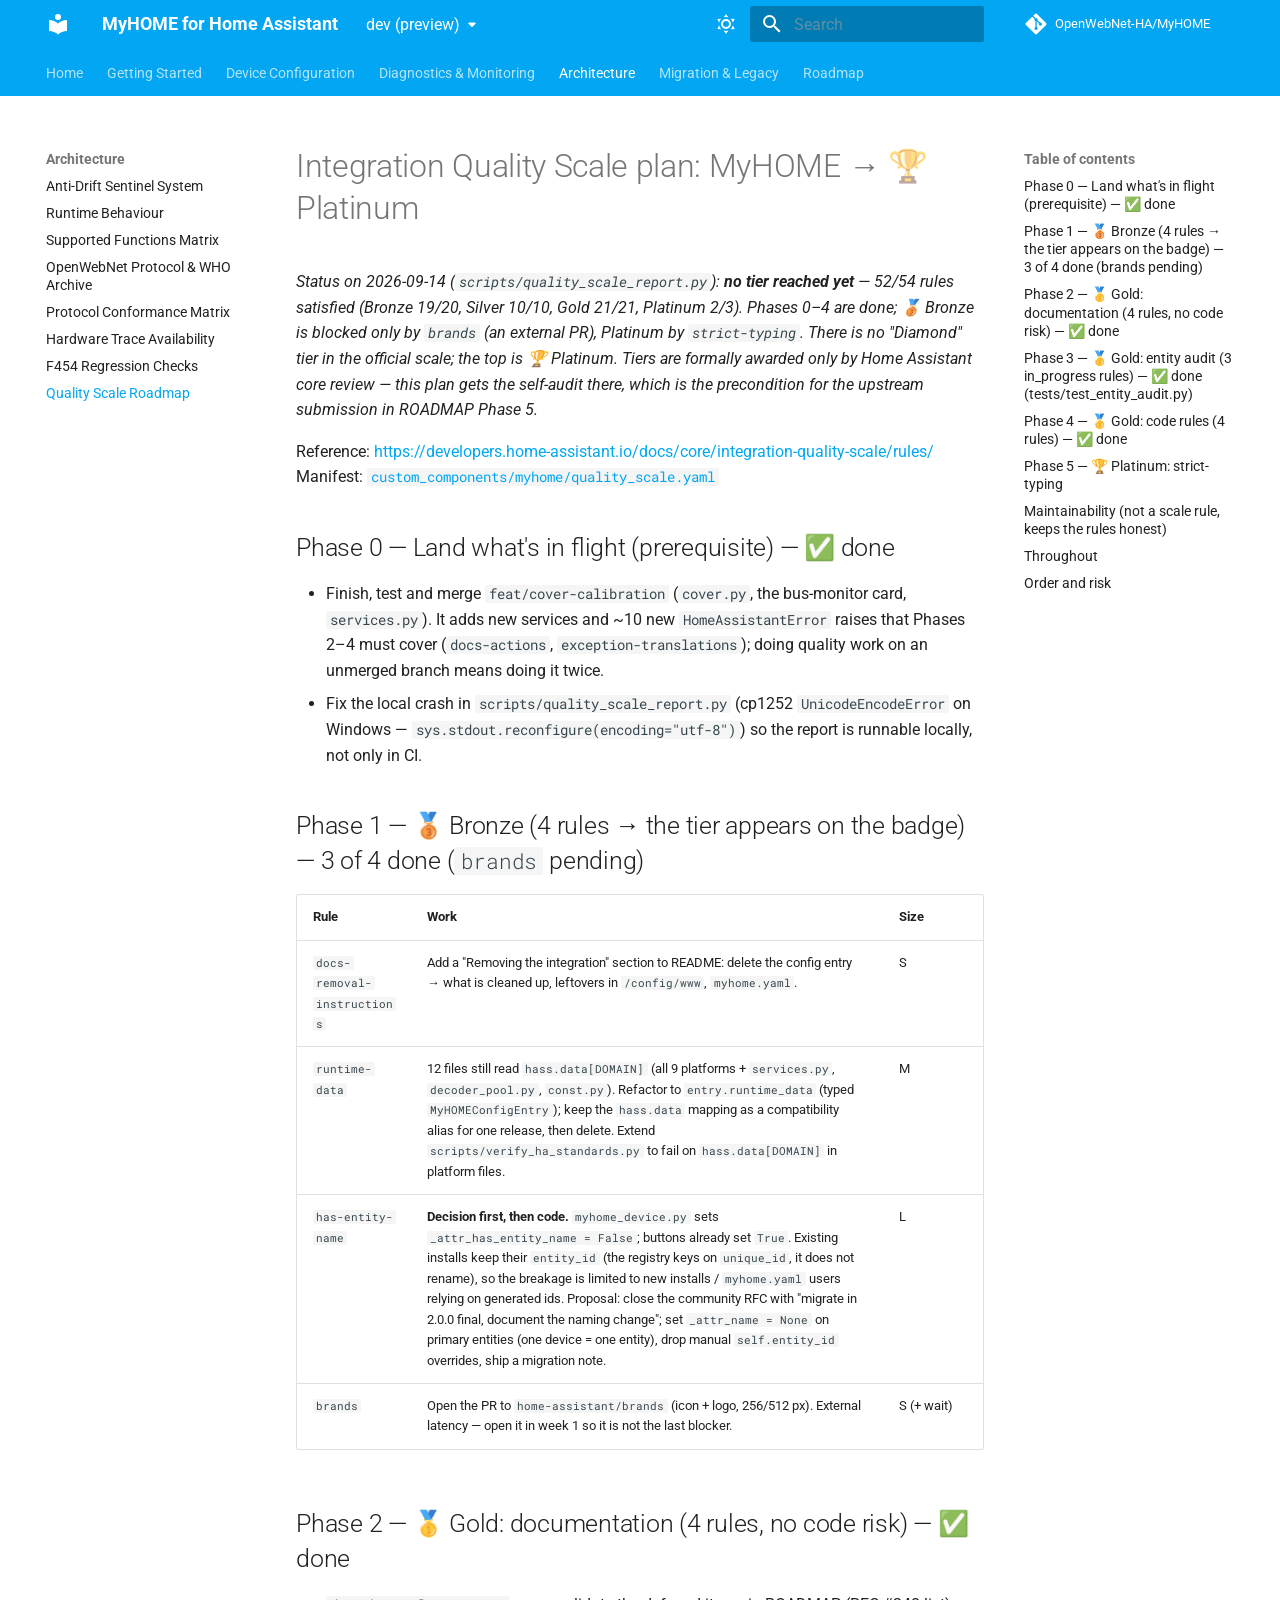
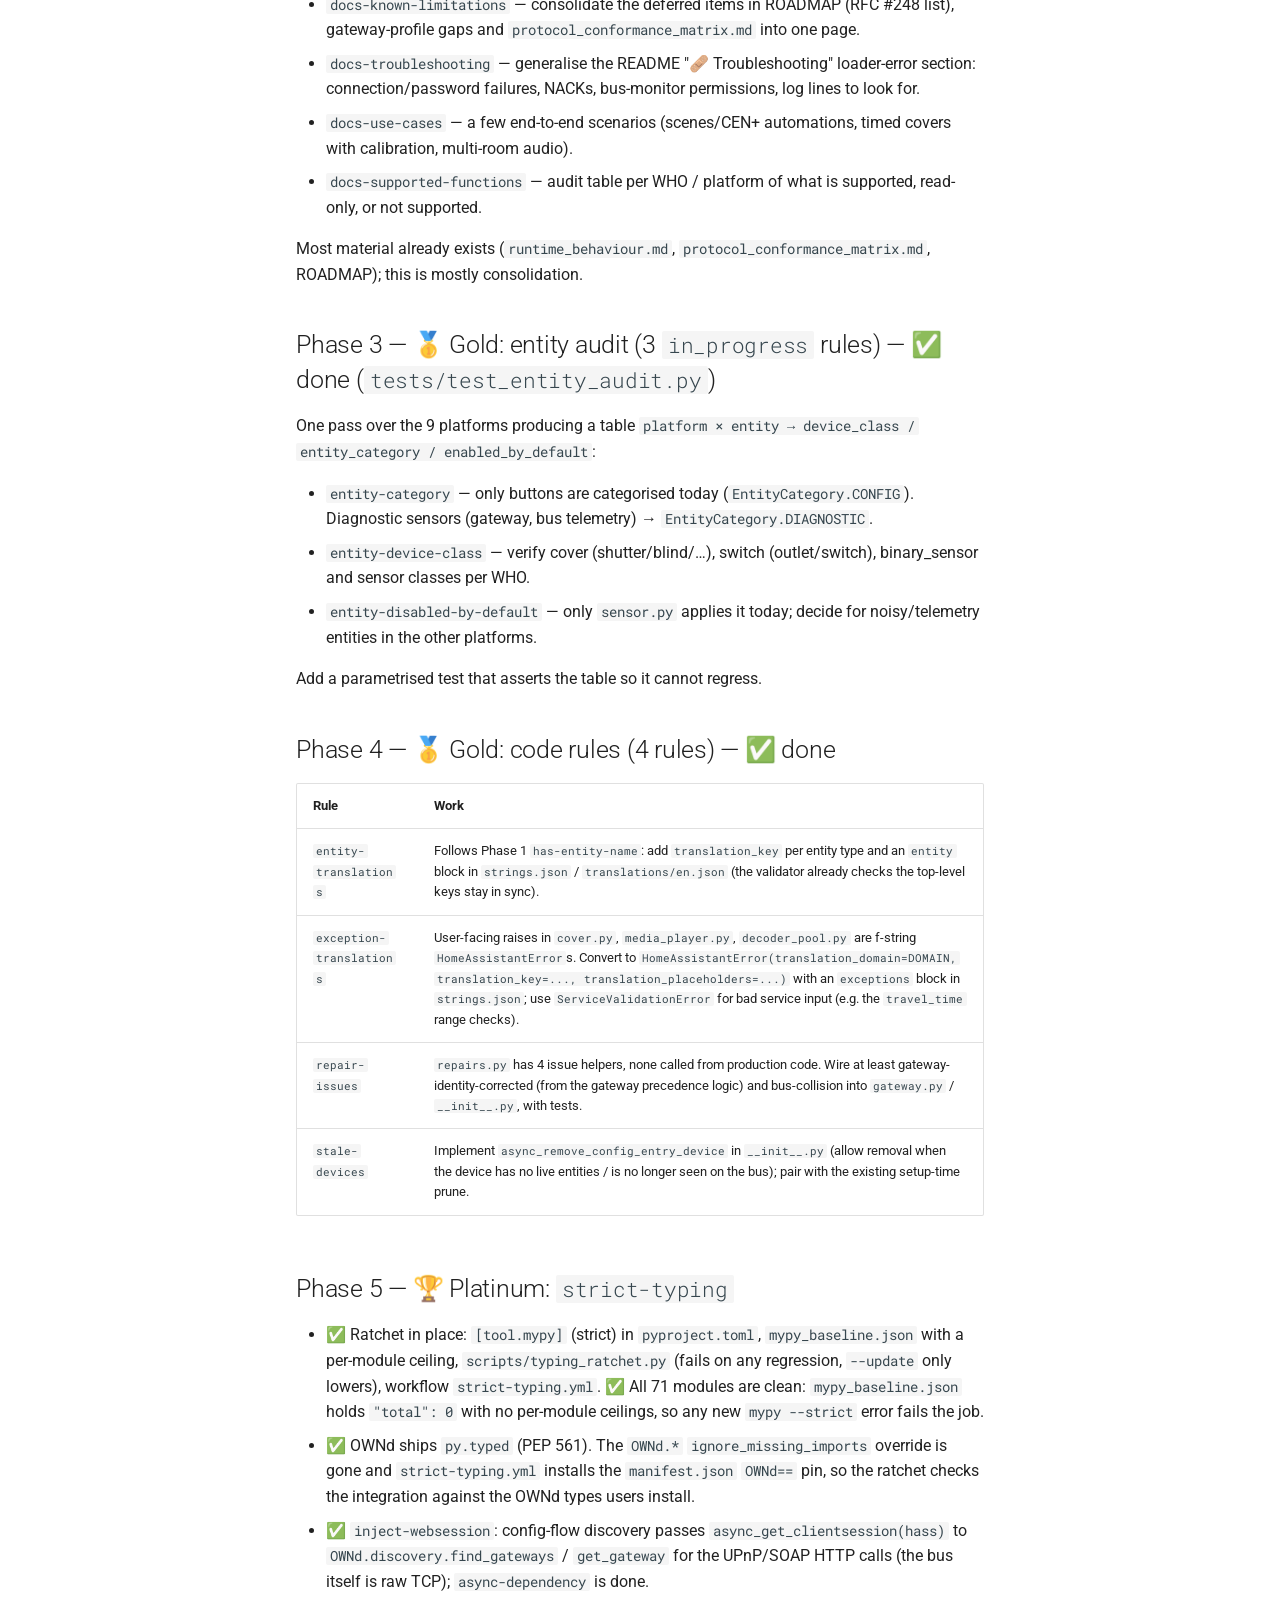
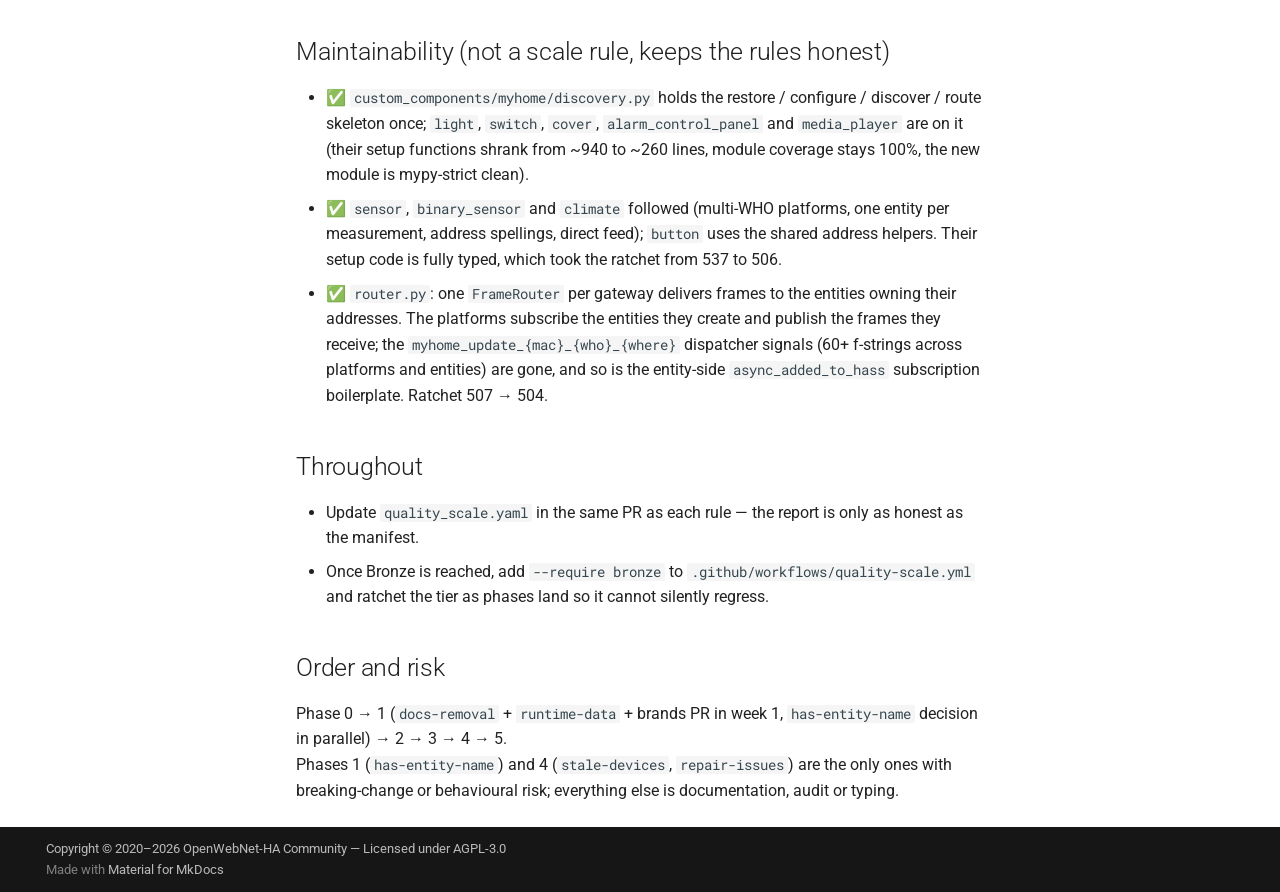
<file: dev/quality_scale_plan/index.html>
<!doctype html>
<html lang="en" class="no-js">
  <head>
    
      <meta charset="utf-8">
      <meta name="viewport" content="width=device-width,initial-scale=1">
      
        <meta name="description" content="Modern async Home Assistant integration for Legrand & BTicino MyHOME SCS bus systems via OpenWebNet.">
      
      
        <meta name="author" content="OpenWebNet-HA Community">
      
      
        <link rel="canonical" href="https://openwebnet-ha.github.io/MyHOME/dev/quality_scale_plan/">
      
      
        <link rel="prev" href="../f454-regression-checks/">
      
      
        <link rel="next" href="../migration/upgrade-from-094/">
      
      
        
      
      
      <link rel="icon" href="../assets/images/favicon.png">
      <meta name="generator" content="mkdocs-1.6.1, mkdocs-material-9.8.0">
    
    
      
        <title>Quality Scale Roadmap - MyHOME for Home Assistant</title>
      
    
    
      <link rel="stylesheet" href="../assets/stylesheets/main.57a0d79d.min.css">
      
        
        <link rel="stylesheet" href="../assets/stylesheets/palette.fb2fffe2.min.css">
      
      


    
    
      
    
    
      
        
        
        <link rel="preconnect" href="https://fonts.gstatic.com" crossorigin>
        <link rel="stylesheet" href="https://fonts.googleapis.com/css?family=Roboto:300,300i,400,400i,700,700i%7CRoboto+Mono:400,400i,700,700i&display=fallback">
        <style>:root{--md-text-font:"Roboto";--md-code-font:"Roboto Mono"}</style>
      
    
    
    <script>__md_scope=new URL("..",location),__md_hash=e=>[...e].reduce(((e,_)=>(e<<5)-e+_.charCodeAt(0)),0),__md_get=(e,_=localStorage,t=__md_scope)=>JSON.parse(_.getItem(t.pathname+"."+e)),__md_set=(e,_,t=localStorage,a=__md_scope)=>{try{t.setItem(a.pathname+"."+e,JSON.stringify(_))}catch(e){}}</script>
    
      

    
    
  </head>
  
  
    
    
      
    
    
    
    
    <body dir="ltr" data-md-color-scheme="default" data-md-color-primary="light-blue" data-md-color-accent="blue">
  
    
    <input class="md-toggle" data-md-toggle="drawer" type="checkbox" id="__drawer" autocomplete="off">
    <input class="md-toggle" data-md-toggle="search" type="checkbox" id="__search" autocomplete="off">
    <label class="md-overlay" for="__drawer"></label>
    <div data-md-component="skip">
      
        
        <a href="#integration-quality-scale-plan-myhome-platinum" class="md-skip">
          Skip to content
        </a>
      
    </div>
    <div data-md-component="announce">
      
    </div>
    
      <div data-md-color-scheme="default" data-md-component="outdated" hidden>
        
      </div>
    
    
      

<header class="md-header" data-md-component="header">
  <nav class="md-header__inner md-grid" aria-label="Header">
    <a href=".." title="MyHOME for Home Assistant" class="md-header__button md-logo" aria-label="MyHOME for Home Assistant" data-md-component="logo">
      
  
  <svg xmlns="http://www.w3.org/2000/svg" viewBox="0 0 24 24"><path d="M12 8a3 3 0 0 0 3-3 3 3 0 0 0-3-3 3 3 0 0 0-3 3 3 3 0 0 0 3 3m0 3.54C9.64 9.35 6.5 8 3 8v11c3.5 0 6.64 1.35 9 3.54 2.36-2.19 5.5-3.54 9-3.54V8c-3.5 0-6.64 1.35-9 3.54"/></svg>

    </a>
    <label class="md-header__button md-icon" for="__drawer">
      
      <svg xmlns="http://www.w3.org/2000/svg" viewBox="0 0 24 24"><path d="M3 6h18v2H3zm0 5h18v2H3zm0 5h18v2H3z"/></svg>
    </label>
    <div class="md-header__title" data-md-component="header-title">
      <div class="md-header__ellipsis">
        <div class="md-header__topic">
          <span class="md-ellipsis">
            MyHOME for Home Assistant
          </span>
        </div>
        <div class="md-header__topic" data-md-component="header-topic">
          <span class="md-ellipsis">
            
              Quality Scale Roadmap
            
          </span>
        </div>
      </div>
    </div>
    
      
        <form class="md-header__option" data-md-component="palette">
  
    
    
    
    <input class="md-option" data-md-color-media="(prefers-color-scheme: light)" data-md-color-scheme="default" data-md-color-primary="light-blue" data-md-color-accent="blue"  aria-label="Switch to dark mode"  type="radio" name="__palette" id="__palette_0">
    
      <label class="md-header__button md-icon" title="Switch to dark mode" for="__palette_1" hidden>
        <svg xmlns="http://www.w3.org/2000/svg" viewBox="0 0 24 24"><path d="M12 7a5 5 0 0 1 5 5 5 5 0 0 1-5 5 5 5 0 0 1-5-5 5 5 0 0 1 5-5m0 2a3 3 0 0 0-3 3 3 3 0 0 0 3 3 3 3 0 0 0 3-3 3 3 0 0 0-3-3m0-7 2.39 3.42C13.65 5.15 12.84 5 12 5s-1.65.15-2.39.42zM3.34 7l4.16-.35A7.2 7.2 0 0 0 5.94 8.5c-.44.74-.69 1.5-.83 2.29zm.02 10 1.76-3.77a7.131 7.131 0 0 0 2.38 4.14zM20.65 7l-1.77 3.79a7.02 7.02 0 0 0-2.38-4.15zm-.01 10-4.14.36c.59-.51 1.12-1.14 1.54-1.86.42-.73.69-1.5.83-2.29zM12 22l-2.41-3.44c.74.27 1.55.44 2.41.44.82 0 1.63-.17 2.37-.44z"/></svg>
      </label>
    
  
    
    
    
    <input class="md-option" data-md-color-media="(prefers-color-scheme: dark)" data-md-color-scheme="slate" data-md-color-primary="light-blue" data-md-color-accent="blue"  aria-label="Switch to light mode"  type="radio" name="__palette" id="__palette_1">
    
      <label class="md-header__button md-icon" title="Switch to light mode" for="__palette_0" hidden>
        <svg xmlns="http://www.w3.org/2000/svg" viewBox="0 0 24 24"><path d="m17.75 4.09-2.53 1.94.91 3.06-2.63-1.81-2.63 1.81.91-3.06-2.53-1.94L12.44 4l1.06-3 1.06 3zm3.5 6.91-1.64 1.25.59 1.98-1.7-1.17-1.7 1.17.59-1.98L15.75 11l2.06-.05L18.5 9l.69 1.95zm-2.28 4.95c.83-.08 1.72 1.1 1.19 1.85-.32.45-.66.87-1.08 1.27C15.17 23 8.84 23 4.94 19.07c-3.91-3.9-3.91-10.24 0-14.14.4-.4.82-.76 1.27-1.08.75-.53 1.93.36 1.85 1.19-.27 2.86.69 5.83 2.89 8.02a9.96 9.96 0 0 0 8.02 2.89m-1.64 2.02a12.08 12.08 0 0 1-7.8-3.47c-2.17-2.19-3.33-5-3.49-7.82-2.81 3.14-2.7 7.96.31 10.98 3.02 3.01 7.84 3.12 10.98.31"/></svg>
      </label>
    
  
</form>
      
    
    
      <script>var palette=__md_get("__palette");if(palette&&palette.color){if("(prefers-color-scheme)"===palette.color.media){var media=matchMedia("(prefers-color-scheme: light)"),input=document.querySelector(media.matches?"[data-md-color-media='(prefers-color-scheme: light)']":"[data-md-color-media='(prefers-color-scheme: dark)']");palette.color.media=input.getAttribute("data-md-color-media"),palette.color.scheme=input.getAttribute("data-md-color-scheme"),palette.color.primary=input.getAttribute("data-md-color-primary"),palette.color.accent=input.getAttribute("data-md-color-accent")}for(var[key,value]of Object.entries(palette.color))document.body.setAttribute("data-md-color-"+key,value)}</script>
    
    
    
      
      
        <label class="md-header__button md-icon" for="__search">
          
          <svg xmlns="http://www.w3.org/2000/svg" viewBox="0 0 24 24"><path d="M9.5 3A6.5 6.5 0 0 1 16 9.5c0 1.61-.59 3.09-1.56 4.23l.27.27h.79l5 5-1.5 1.5-5-5v-.79l-.27-.27A6.52 6.52 0 0 1 9.5 16 6.5 6.5 0 0 1 3 9.5 6.5 6.5 0 0 1 9.5 3m0 2C7 5 5 7 5 9.5S7 14 9.5 14 14 12 14 9.5 12 5 9.5 5"/></svg>
        </label>
        <div class="md-search" data-md-component="search" role="dialog">
  <label class="md-search__overlay" for="__search"></label>
  <div class="md-search__inner" role="search">
    <form class="md-search__form" name="search">
      <input type="text" class="md-search__input" name="query" aria-label="Search" placeholder="Search" autocapitalize="off" autocorrect="off" autocomplete="off" spellcheck="false" data-md-component="search-query" required>
      <label class="md-search__icon md-icon" for="__search">
        
        <svg xmlns="http://www.w3.org/2000/svg" viewBox="0 0 24 24"><path d="M9.5 3A6.5 6.5 0 0 1 16 9.5c0 1.61-.59 3.09-1.56 4.23l.27.27h.79l5 5-1.5 1.5-5-5v-.79l-.27-.27A6.52 6.52 0 0 1 9.5 16 6.5 6.5 0 0 1 3 9.5 6.5 6.5 0 0 1 9.5 3m0 2C7 5 5 7 5 9.5S7 14 9.5 14 14 12 14 9.5 12 5 9.5 5"/></svg>
        
        <svg xmlns="http://www.w3.org/2000/svg" viewBox="0 0 24 24"><path d="M20 11v2H8l5.5 5.5-1.42 1.42L4.16 12l7.92-7.92L13.5 5.5 8 11z"/></svg>
      </label>
      <nav class="md-search__options" aria-label="Search">
        
        <button type="reset" class="md-search__icon md-icon" title="Clear" aria-label="Clear" tabindex="-1">
          
          <svg xmlns="http://www.w3.org/2000/svg" viewBox="0 0 24 24"><path d="M19 6.41 17.59 5 12 10.59 6.41 5 5 6.41 10.59 12 5 17.59 6.41 19 12 13.41 17.59 19 19 17.59 13.41 12z"/></svg>
        </button>
      </nav>
      
        <div class="md-search__suggest" data-md-component="search-suggest"></div>
      
    </form>
    <div class="md-search__output">
      <div class="md-search__scrollwrap" tabindex="0" data-md-scrollfix>
        <div class="md-search-result" data-md-component="search-result">
          <div class="md-search-result__meta">
            Initializing search
          </div>
          <ol class="md-search-result__list" role="presentation"></ol>
        </div>
      </div>
    </div>
  </div>
</div>
      
    
    
      <div class="md-header__source">
        <a href="https://github.com/OpenWebNet-HA/MyHOME" title="Go to repository" class="md-source" data-md-component="source">
  <div class="md-source__icon md-icon">
    
    <svg xmlns="http://www.w3.org/2000/svg" viewBox="0 0 448 512"><!--! Font Awesome Free 7.1.0 by @fontawesome - https://fontawesome.com License - https://fontawesome.com/license/free (Icons: CC BY 4.0, Fonts: SIL OFL 1.1, Code: MIT License) Copyright 2025 Fonticons, Inc.--><path d="M439.6 236.1 244 40.5c-5.4-5.5-12.8-8.5-20.4-8.5s-15 3-20.4 8.4L162.5 81l51.5 51.5c27.1-9.1 52.7 16.8 43.4 43.7l49.7 49.7c34.2-11.8 61.2 31 35.5 56.7-26.5 26.5-70.2-2.9-56-37.3L240.3 199v121.9c25.3 12.5 22.3 41.8 9.1 55-6.4 6.4-15.2 10.1-24.3 10.1s-17.8-3.6-24.3-10.1c-17.6-17.6-11.1-46.9 11.2-56v-123c-20.8-8.5-24.6-30.7-18.6-45L142.6 101 8.5 235.1C3 240.6 0 247.9 0 255.5s3 15 8.5 20.4l195.6 195.7c5.4 5.4 12.7 8.4 20.4 8.4s15-3 20.4-8.4l194.7-194.7c5.4-5.4 8.4-12.8 8.4-20.4s-3-15-8.4-20.4"/></svg>
  </div>
  <div class="md-source__repository">
    OpenWebNet-HA/MyHOME
  </div>
</a>
      </div>
    
  </nav>
  
</header>
    
    <div class="md-container" data-md-component="container">
      
      
        
          
            
<nav class="md-tabs" aria-label="Tabs" data-md-component="tabs">
  <div class="md-grid">
    <ul class="md-tabs__list">
      
        
  
  
  
  
    <li class="md-tabs__item">
      <a href=".." class="md-tabs__link">
        
  
  
    
  
  Home

      </a>
    </li>
  

      
        
  
  
  
  
    
    
      <li class="md-tabs__item">
        <a href="../configuration/" class="md-tabs__link">
          
  
  
  Getting Started

        </a>
      </li>
    
  

      
        
  
  
  
  
    
    
      <li class="md-tabs__item">
        <a href="../configuration/gateways/" class="md-tabs__link">
          
  
  
  Device Configuration

        </a>
      </li>
    
  

      
        
  
  
  
  
    
    
      <li class="md-tabs__item">
        <a href="../configuration/bus_monitor/" class="md-tabs__link">
          
  
  
  Diagnostics & Monitoring

        </a>
      </li>
    
  

      
        
  
  
  
    
  
  
    
    
      <li class="md-tabs__item md-tabs__item--active">
        <a href="../architecture/anti-drift-safeguards/" class="md-tabs__link">
          
  
  
  Architecture

        </a>
      </li>
    
  

      
        
  
  
  
  
    
    
      <li class="md-tabs__item">
        <a href="../migration/upgrade-from-094/" class="md-tabs__link">
          
  
  
  Migration & Legacy

        </a>
      </li>
    
  

      
        
  
  
  
  
    
    
      <li class="md-tabs__item">
        <a href="../roadmap/" class="md-tabs__link">
          
  
  
  Roadmap

        </a>
      </li>
    
  

      
    </ul>
  </div>
</nav>
          
        
      
      <main class="md-main" data-md-component="main">
        <div class="md-main__inner md-grid">
          
            
              
              <div class="md-sidebar md-sidebar--primary" data-md-component="sidebar" data-md-type="navigation" >
                <div class="md-sidebar__scrollwrap">
                  <div class="md-sidebar__inner">
                    


  


<nav class="md-nav md-nav--primary md-nav--lifted" aria-label="Navigation" data-md-level="0">
  <label class="md-nav__title" for="__drawer">
    <a href=".." title="MyHOME for Home Assistant" class="md-nav__button md-logo" aria-label="MyHOME for Home Assistant" data-md-component="logo">
      
  
  <svg xmlns="http://www.w3.org/2000/svg" viewBox="0 0 24 24"><path d="M12 8a3 3 0 0 0 3-3 3 3 0 0 0-3-3 3 3 0 0 0-3 3 3 3 0 0 0 3 3m0 3.54C9.64 9.35 6.5 8 3 8v11c3.5 0 6.64 1.35 9 3.54 2.36-2.19 5.5-3.54 9-3.54V8c-3.5 0-6.64 1.35-9 3.54"/></svg>

    </a>
    MyHOME for Home Assistant
  </label>
  
    <div class="md-nav__source">
      <a href="https://github.com/OpenWebNet-HA/MyHOME" title="Go to repository" class="md-source" data-md-component="source">
  <div class="md-source__icon md-icon">
    
    <svg xmlns="http://www.w3.org/2000/svg" viewBox="0 0 448 512"><!--! Font Awesome Free 7.1.0 by @fontawesome - https://fontawesome.com License - https://fontawesome.com/license/free (Icons: CC BY 4.0, Fonts: SIL OFL 1.1, Code: MIT License) Copyright 2025 Fonticons, Inc.--><path d="M439.6 236.1 244 40.5c-5.4-5.5-12.8-8.5-20.4-8.5s-15 3-20.4 8.4L162.5 81l51.5 51.5c27.1-9.1 52.7 16.8 43.4 43.7l49.7 49.7c34.2-11.8 61.2 31 35.5 56.7-26.5 26.5-70.2-2.9-56-37.3L240.3 199v121.9c25.3 12.5 22.3 41.8 9.1 55-6.4 6.4-15.2 10.1-24.3 10.1s-17.8-3.6-24.3-10.1c-17.6-17.6-11.1-46.9 11.2-56v-123c-20.8-8.5-24.6-30.7-18.6-45L142.6 101 8.5 235.1C3 240.6 0 247.9 0 255.5s3 15 8.5 20.4l195.6 195.7c5.4 5.4 12.7 8.4 20.4 8.4s15-3 20.4-8.4l194.7-194.7c5.4-5.4 8.4-12.8 8.4-20.4s-3-15-8.4-20.4"/></svg>
  </div>
  <div class="md-source__repository">
    OpenWebNet-HA/MyHOME
  </div>
</a>
    </div>
  
  <ul class="md-nav__list" data-md-scrollfix>
    
      
      
  
  
  
  
    <li class="md-nav__item">
      <a href=".." class="md-nav__link">
        
  
  
  <span class="md-ellipsis">
    
  
    Home
  

    
  </span>
  
  

      </a>
    </li>
  

    
      
      
  
  
  
  
    
    
    
    
      
      
        
      
    
    
    <li class="md-nav__item md-nav__item--nested">
      
        
        
          
        
        <input class="md-nav__toggle md-toggle md-toggle--indeterminate" type="checkbox" id="__nav_2" >
        
          
          <label class="md-nav__link" for="__nav_2" id="__nav_2_label" tabindex="0">
            
  
  
  <span class="md-ellipsis">
    
  
    Getting Started
  

    
  </span>
  
  

            <span class="md-nav__icon md-icon"></span>
          </label>
        
        <nav class="md-nav" data-md-level="1" aria-labelledby="__nav_2_label" aria-expanded="false">
          <label class="md-nav__title" for="__nav_2">
            <span class="md-nav__icon md-icon"></span>
            
  
    Getting Started
  

          </label>
          <ul class="md-nav__list" data-md-scrollfix>
            
              
                
  
  
  
  
    <li class="md-nav__item">
      <a href="../configuration/" class="md-nav__link">
        
  
  
  <span class="md-ellipsis">
    
  
    Overview
  

    
  </span>
  
  

      </a>
    </li>
  

              
            
              
                
  
  
  
  
    <li class="md-nav__item">
      <a href="../getting-started/installation/" class="md-nav__link">
        
  
  
  <span class="md-ellipsis">
    
  
    Installation
  

    
  </span>
  
  

      </a>
    </li>
  

              
            
              
                
  
  
  
  
    <li class="md-nav__item">
      <a href="../getting-started/hardware-compatibility/" class="md-nav__link">
        
  
  
  <span class="md-ellipsis">
    
  
    Hardware Compatibility
  

    
  </span>
  
  

      </a>
    </li>
  

              
            
              
                
  
  
  
  
    <li class="md-nav__item">
      <a href="../roadmap/beta-differences/" class="md-nav__link">
        
  
  
  <span class="md-ellipsis">
    
  
    Beta Evolution & Differences
  

    
  </span>
  
  

      </a>
    </li>
  

              
            
              
                
  
  
  
  
    <li class="md-nav__item">
      <a href="../getting-started/removal/" class="md-nav__link">
        
  
  
  <span class="md-ellipsis">
    
  
    Removal & Clean Uninstall
  

    
  </span>
  
  

      </a>
    </li>
  

              
            
          </ul>
        </nav>
      
    </li>
  

    
      
      
  
  
  
  
    
    
    
    
      
      
        
      
    
    
    <li class="md-nav__item md-nav__item--nested">
      
        
        
          
        
        <input class="md-nav__toggle md-toggle md-toggle--indeterminate" type="checkbox" id="__nav_3" >
        
          
          <label class="md-nav__link" for="__nav_3" id="__nav_3_label" tabindex="0">
            
  
  
  <span class="md-ellipsis">
    
  
    Device Configuration
  

    
  </span>
  
  

            <span class="md-nav__icon md-icon"></span>
          </label>
        
        <nav class="md-nav" data-md-level="1" aria-labelledby="__nav_3_label" aria-expanded="false">
          <label class="md-nav__title" for="__nav_3">
            <span class="md-nav__icon md-icon"></span>
            
  
    Device Configuration
  

          </label>
          <ul class="md-nav__list" data-md-scrollfix>
            
              
                
  
  
  
  
    <li class="md-nav__item">
      <a href="../configuration/gateways/" class="md-nav__link">
        
  
  
  <span class="md-ellipsis">
    
  
    Gateways & Connection
  

    
  </span>
  
  

      </a>
    </li>
  

              
            
              
                
  
  
  
  
    <li class="md-nav__item">
      <a href="../configuration/gateway-identification/" class="md-nav__link">
        
  
  
  <span class="md-ellipsis">
    
  
    Gateway Identification
  

    
  </span>
  
  

      </a>
    </li>
  

              
            
              
                
  
  
  
  
    <li class="md-nav__item">
      <a href="../configuration/lights/" class="md-nav__link">
        
  
  
  <span class="md-ellipsis">
    
  
    Lights & Dimmers
  

    
  </span>
  
  

      </a>
    </li>
  

              
            
              
                
  
  
  
  
    <li class="md-nav__item">
      <a href="../configuration/covers/" class="md-nav__link">
        
  
  
  <span class="md-ellipsis">
    
  
    Covers & Shutters
  

    
  </span>
  
  

      </a>
    </li>
  

              
            
              
                
  
  
  
  
    <li class="md-nav__item">
      <a href="../configuration/climate/" class="md-nav__link">
        
  
  
  <span class="md-ellipsis">
    
  
    Climate & Heating
  

    
  </span>
  
  

      </a>
    </li>
  

              
            
              
                
  
  
  
  
    <li class="md-nav__item">
      <a href="../configuration/media_player/" class="md-nav__link">
        
  
  
  <span class="md-ellipsis">
    
  
    Sound System (Diffusione Sonora)
  

    
  </span>
  
  

      </a>
    </li>
  

              
            
              
                
  
  
  
  
    <li class="md-nav__item">
      <a href="../configuration/cen_cenplus/" class="md-nav__link">
        
  
  
  <span class="md-ellipsis">
    
  
    Scenario Buttons (CEN / CEN+)
  

    
  </span>
  
  

      </a>
    </li>
  

              
            
              
                
  
  
  
  
    <li class="md-nav__item">
      <a href="../configuration/switches/" class="md-nav__link">
        
  
  
  <span class="md-ellipsis">
    
  
    Switches & Relays
  

    
  </span>
  
  

      </a>
    </li>
  

              
            
              
                
  
  
  
  
    <li class="md-nav__item">
      <a href="../configuration/sensors/" class="md-nav__link">
        
  
  
  <span class="md-ellipsis">
    
  
    Sensors & Energy
  

    
  </span>
  
  

      </a>
    </li>
  

              
            
              
                
  
  
  
  
    <li class="md-nav__item">
      <a href="../configuration/binary-sensors/" class="md-nav__link">
        
  
  
  <span class="md-ellipsis">
    
  
    Binary Sensors & Contacts
  

    
  </span>
  
  

      </a>
    </li>
  

              
            
              
                
  
  
  
  
    <li class="md-nav__item">
      <a href="../configuration/alarm/" class="md-nav__link">
        
  
  
  <span class="md-ellipsis">
    
  
    Burglar Alarm
  

    
  </span>
  
  

      </a>
    </li>
  

              
            
              
                
  
  
  
  
    <li class="md-nav__item">
      <a href="../configuration/services/" class="md-nav__link">
        
  
  
  <span class="md-ellipsis">
    
  
    Integration Services
  

    
  </span>
  
  

      </a>
    </li>
  

              
            
          </ul>
        </nav>
      
    </li>
  

    
      
      
  
  
  
  
    
    
    
    
      
      
        
      
    
    
    <li class="md-nav__item md-nav__item--nested">
      
        
        
          
        
        <input class="md-nav__toggle md-toggle md-toggle--indeterminate" type="checkbox" id="__nav_4" >
        
          
          <label class="md-nav__link" for="__nav_4" id="__nav_4_label" tabindex="0">
            
  
  
  <span class="md-ellipsis">
    
  
    Diagnostics & Monitoring
  

    
  </span>
  
  

            <span class="md-nav__icon md-icon"></span>
          </label>
        
        <nav class="md-nav" data-md-level="1" aria-labelledby="__nav_4_label" aria-expanded="false">
          <label class="md-nav__title" for="__nav_4">
            <span class="md-nav__icon md-icon"></span>
            
  
    Diagnostics & Monitoring
  

          </label>
          <ul class="md-nav__list" data-md-scrollfix>
            
              
                
  
  
  
  
    <li class="md-nav__item">
      <a href="../configuration/bus_monitor/" class="md-nav__link">
        
  
  
  <span class="md-ellipsis">
    
  
    Lovelace Bus Monitor Card
  

    
  </span>
  
  

      </a>
    </li>
  

              
            
              
                
  
  
  
  
    <li class="md-nav__item">
      <a href="../diagnostics/repair-issues/" class="md-nav__link">
        
  
  
  <span class="md-ellipsis">
    
  
    Home Assistant Repairs
  

    
  </span>
  
  

      </a>
    </li>
  

              
            
              
                
  
  
  
  
    <li class="md-nav__item">
      <a href="../configuration/lovelace_recipes/" class="md-nav__link">
        
  
  
  <span class="md-ellipsis">
    
  
    Dashboard Recipes
  

    
  </span>
  
  

      </a>
    </li>
  

              
            
              
                
  
  
  
  
    <li class="md-nav__item">
      <a href="../recipes/adaptive_lighting/" class="md-nav__link">
        
  
  
  <span class="md-ellipsis">
    
  
    Adaptive Lighting Recipe
  

    
  </span>
  
  

      </a>
    </li>
  

              
            
              
                
  
  
  
  
    <li class="md-nav__item">
      <a href="../guides/hardware-coupled-sensors/" class="md-nav__link">
        
  
  
  <span class="md-ellipsis">
    
  
    Hardware-Coupled Sensors & Curfew
  

    
  </span>
  
  

      </a>
    </li>
  

              
            
              
                
  
  
  
  
    <li class="md-nav__item">
      <a href="../configuration/troubleshooting/" class="md-nav__link">
        
  
  
  <span class="md-ellipsis">
    
  
    Troubleshooting
  

    
  </span>
  
  

      </a>
    </li>
  

              
            
              
                
  
  
  
  
    <li class="md-nav__item">
      <a href="../configuration/known_limitations/" class="md-nav__link">
        
  
  
  <span class="md-ellipsis">
    
  
    Known Limitations
  

    
  </span>
  
  

      </a>
    </li>
  

              
            
              
                
  
  
  
  
    <li class="md-nav__item">
      <a href="../configuration/use_cases/" class="md-nav__link">
        
  
  
  <span class="md-ellipsis">
    
  
    Use Cases
  

    
  </span>
  
  

      </a>
    </li>
  

              
            
          </ul>
        </nav>
      
    </li>
  

    
      
      
  
  
    
  
  
  
    
    
    
    
      
        
        
      
      
        
      
    
    
    <li class="md-nav__item md-nav__item--active md-nav__item--section md-nav__item--nested">
      
        
        
        <input class="md-nav__toggle md-toggle " type="checkbox" id="__nav_5" checked>
        
          
          <label class="md-nav__link" for="__nav_5" id="__nav_5_label" tabindex="">
            
  
  
  <span class="md-ellipsis">
    
  
    Architecture
  

    
  </span>
  
  

            <span class="md-nav__icon md-icon"></span>
          </label>
        
        <nav class="md-nav" data-md-level="1" aria-labelledby="__nav_5_label" aria-expanded="true">
          <label class="md-nav__title" for="__nav_5">
            <span class="md-nav__icon md-icon"></span>
            
  
    Architecture
  

          </label>
          <ul class="md-nav__list" data-md-scrollfix>
            
              
                
  
  
  
  
    <li class="md-nav__item">
      <a href="../architecture/anti-drift-safeguards/" class="md-nav__link">
        
  
  
  <span class="md-ellipsis">
    
  
    Anti-Drift Sentinel System
  

    
  </span>
  
  

      </a>
    </li>
  

              
            
              
                
  
  
  
  
    <li class="md-nav__item">
      <a href="../configuration/runtime_behaviour/" class="md-nav__link">
        
  
  
  <span class="md-ellipsis">
    
  
    Runtime Behaviour
  

    
  </span>
  
  

      </a>
    </li>
  

              
            
              
                
  
  
  
  
    <li class="md-nav__item">
      <a href="../configuration/supported_functions/" class="md-nav__link">
        
  
  
  <span class="md-ellipsis">
    
  
    Supported Functions Matrix
  

    
  </span>
  
  

      </a>
    </li>
  

              
            
              
                
  
  
  
  
    <li class="md-nav__item">
      <a href="../openwebnet-who-specifications/" class="md-nav__link">
        
  
  
  <span class="md-ellipsis">
    
  
    OpenWebNet Protocol & WHO Archive
  

    
  </span>
  
  

      </a>
    </li>
  

              
            
              
                
  
  
  
  
    <li class="md-nav__item">
      <a href="../protocol_conformance_matrix/" class="md-nav__link">
        
  
  
  <span class="md-ellipsis">
    
  
    Protocol Conformance Matrix
  

    
  </span>
  
  

      </a>
    </li>
  

              
            
              
                
  
  
  
  
    <li class="md-nav__item">
      <a href="../trace-availability/" class="md-nav__link">
        
  
  
  <span class="md-ellipsis">
    
  
    Hardware Trace Availability
  

    
  </span>
  
  

      </a>
    </li>
  

              
            
              
                
  
  
  
  
    <li class="md-nav__item">
      <a href="../f454-regression-checks/" class="md-nav__link">
        
  
  
  <span class="md-ellipsis">
    
  
    F454 Regression Checks
  

    
  </span>
  
  

      </a>
    </li>
  

              
            
              
                
  
  
    
  
  
  
    <li class="md-nav__item md-nav__item--active">
      
      <input class="md-nav__toggle md-toggle" type="checkbox" id="__toc">
      
      
        
      
      
        <label class="md-nav__link md-nav__link--active" for="__toc">
          
  
  
  <span class="md-ellipsis">
    
  
    Quality Scale Roadmap
  

    
  </span>
  
  

          <span class="md-nav__icon md-icon"></span>
        </label>
      
      <a href="./" class="md-nav__link md-nav__link--active">
        
  
  
  <span class="md-ellipsis">
    
  
    Quality Scale Roadmap
  

    
  </span>
  
  

      </a>
      
        

<nav class="md-nav md-nav--secondary" aria-label="Table of contents">
  
  
  
    
  
  
    <label class="md-nav__title" for="__toc">
      <span class="md-nav__icon md-icon"></span>
      Table of contents
    </label>
    <ul class="md-nav__list" data-md-component="toc" data-md-scrollfix>
      
        <li class="md-nav__item">
  <a href="#phase-0-land-whats-in-flight-prerequisite-done" class="md-nav__link">
    <span class="md-ellipsis">
      
        Phase 0 — Land what's in flight (prerequisite) — ✅ done
      
    </span>
  </a>
  
</li>
      
        <li class="md-nav__item">
  <a href="#phase-1-bronze-4-rules-the-tier-appears-on-the-badge-3-of-4-done-brands-pending" class="md-nav__link">
    <span class="md-ellipsis">
      
        Phase 1 — 🥉 Bronze (4 rules → the tier appears on the badge) — 3 of 4 done (brands pending)
      
    </span>
  </a>
  
</li>
      
        <li class="md-nav__item">
  <a href="#phase-2-gold-documentation-4-rules-no-code-risk-done" class="md-nav__link">
    <span class="md-ellipsis">
      
        Phase 2 — 🥇 Gold: documentation (4 rules, no code risk) — ✅ done
      
    </span>
  </a>
  
</li>
      
        <li class="md-nav__item">
  <a href="#phase-3-gold-entity-audit-3-in_progress-rules-done-teststest_entity_auditpy" class="md-nav__link">
    <span class="md-ellipsis">
      
        Phase 3 — 🥇 Gold: entity audit (3 in_progress rules) — ✅ done (tests/test_entity_audit.py)
      
    </span>
  </a>
  
</li>
      
        <li class="md-nav__item">
  <a href="#phase-4-gold-code-rules-4-rules-done" class="md-nav__link">
    <span class="md-ellipsis">
      
        Phase 4 — 🥇 Gold: code rules (4 rules) — ✅ done
      
    </span>
  </a>
  
</li>
      
        <li class="md-nav__item">
  <a href="#phase-5-platinum-strict-typing" class="md-nav__link">
    <span class="md-ellipsis">
      
        Phase 5 — 🏆 Platinum: strict-typing
      
    </span>
  </a>
  
</li>
      
        <li class="md-nav__item">
  <a href="#maintainability-not-a-scale-rule-keeps-the-rules-honest" class="md-nav__link">
    <span class="md-ellipsis">
      
        Maintainability (not a scale rule, keeps the rules honest)
      
    </span>
  </a>
  
</li>
      
        <li class="md-nav__item">
  <a href="#throughout" class="md-nav__link">
    <span class="md-ellipsis">
      
        Throughout
      
    </span>
  </a>
  
</li>
      
        <li class="md-nav__item">
  <a href="#order-and-risk" class="md-nav__link">
    <span class="md-ellipsis">
      
        Order and risk
      
    </span>
  </a>
  
</li>
      
    </ul>
  
</nav>
      
    </li>
  

              
            
          </ul>
        </nav>
      
    </li>
  

    
      
      
  
  
  
  
    
    
    
    
      
      
        
      
    
    
    <li class="md-nav__item md-nav__item--nested">
      
        
        
          
        
        <input class="md-nav__toggle md-toggle md-toggle--indeterminate" type="checkbox" id="__nav_6" >
        
          
          <label class="md-nav__link" for="__nav_6" id="__nav_6_label" tabindex="0">
            
  
  
  <span class="md-ellipsis">
    
  
    Migration & Legacy
  

    
  </span>
  
  

            <span class="md-nav__icon md-icon"></span>
          </label>
        
        <nav class="md-nav" data-md-level="1" aria-labelledby="__nav_6_label" aria-expanded="false">
          <label class="md-nav__title" for="__nav_6">
            <span class="md-nav__icon md-icon"></span>
            
  
    Migration & Legacy
  

          </label>
          <ul class="md-nav__list" data-md-scrollfix>
            
              
                
  
  
  
  
    <li class="md-nav__item">
      <a href="../migration/upgrade-from-094/" class="md-nav__link">
        
  
  
  <span class="md-ellipsis">
    
  
    Upgrade from v0.9.4 to v2.0
  

    
  </span>
  
  

      </a>
    </li>
  

              
            
              
                
  
  
  
  
    <li class="md-nav__item">
      <a href="../migration/sdomotica_to_myhome/" class="md-nav__link">
        
  
  
  <span class="md-ellipsis">
    
  
    Migrating from SDomotica
  

    
  </span>
  
  

      </a>
    </li>
  

              
            
              
                
  
  
  
  
    <li class="md-nav__item">
      <a href="../migration/legacy-yaml/" class="md-nav__link">
        
  
  
  <span class="md-ellipsis">
    
  
    Legacy YAML Configuration (< v0.9)
  

    
  </span>
  
  

      </a>
    </li>
  

              
            
          </ul>
        </nav>
      
    </li>
  

    
      
      
  
  
  
  
    
    
    
    
      
      
        
      
    
    
    <li class="md-nav__item md-nav__item--nested">
      
        
        
          
        
        <input class="md-nav__toggle md-toggle md-toggle--indeterminate" type="checkbox" id="__nav_7" >
        
          
          <label class="md-nav__link" for="__nav_7" id="__nav_7_label" tabindex="0">
            
  
  
  <span class="md-ellipsis">
    
  
    Roadmap
  

    
  </span>
  
  

            <span class="md-nav__icon md-icon"></span>
          </label>
        
        <nav class="md-nav" data-md-level="1" aria-labelledby="__nav_7_label" aria-expanded="false">
          <label class="md-nav__title" for="__nav_7">
            <span class="md-nav__icon md-icon"></span>
            
  
    Roadmap
  

          </label>
          <ul class="md-nav__list" data-md-scrollfix>
            
              
                
  
  
  
  
    <li class="md-nav__item">
      <a href="../roadmap/" class="md-nav__link">
        
  
  
  <span class="md-ellipsis">
    
  
    Project Roadmap
  

    
  </span>
  
  

      </a>
    </li>
  

              
            
              
                
  
  
  
  
    <li class="md-nav__item">
      <a href="../roadmap/beta-differences/" class="md-nav__link">
        
  
  
  <span class="md-ellipsis">
    
  
    Beta Evolution & Differences
  

    
  </span>
  
  

      </a>
    </li>
  

              
            
          </ul>
        </nav>
      
    </li>
  

    
  </ul>
</nav>
                  </div>
                </div>
              </div>
            
            
              
              <div class="md-sidebar md-sidebar--secondary" data-md-component="sidebar" data-md-type="toc" >
                <div class="md-sidebar__scrollwrap">
                  <div class="md-sidebar__inner">
                    

<nav class="md-nav md-nav--secondary" aria-label="Table of contents">
  
  
  
    
  
  
    <label class="md-nav__title" for="__toc">
      <span class="md-nav__icon md-icon"></span>
      Table of contents
    </label>
    <ul class="md-nav__list" data-md-component="toc" data-md-scrollfix>
      
        <li class="md-nav__item">
  <a href="#phase-0-land-whats-in-flight-prerequisite-done" class="md-nav__link">
    <span class="md-ellipsis">
      
        Phase 0 — Land what's in flight (prerequisite) — ✅ done
      
    </span>
  </a>
  
</li>
      
        <li class="md-nav__item">
  <a href="#phase-1-bronze-4-rules-the-tier-appears-on-the-badge-3-of-4-done-brands-pending" class="md-nav__link">
    <span class="md-ellipsis">
      
        Phase 1 — 🥉 Bronze (4 rules → the tier appears on the badge) — 3 of 4 done (brands pending)
      
    </span>
  </a>
  
</li>
      
        <li class="md-nav__item">
  <a href="#phase-2-gold-documentation-4-rules-no-code-risk-done" class="md-nav__link">
    <span class="md-ellipsis">
      
        Phase 2 — 🥇 Gold: documentation (4 rules, no code risk) — ✅ done
      
    </span>
  </a>
  
</li>
      
        <li class="md-nav__item">
  <a href="#phase-3-gold-entity-audit-3-in_progress-rules-done-teststest_entity_auditpy" class="md-nav__link">
    <span class="md-ellipsis">
      
        Phase 3 — 🥇 Gold: entity audit (3 in_progress rules) — ✅ done (tests/test_entity_audit.py)
      
    </span>
  </a>
  
</li>
      
        <li class="md-nav__item">
  <a href="#phase-4-gold-code-rules-4-rules-done" class="md-nav__link">
    <span class="md-ellipsis">
      
        Phase 4 — 🥇 Gold: code rules (4 rules) — ✅ done
      
    </span>
  </a>
  
</li>
      
        <li class="md-nav__item">
  <a href="#phase-5-platinum-strict-typing" class="md-nav__link">
    <span class="md-ellipsis">
      
        Phase 5 — 🏆 Platinum: strict-typing
      
    </span>
  </a>
  
</li>
      
        <li class="md-nav__item">
  <a href="#maintainability-not-a-scale-rule-keeps-the-rules-honest" class="md-nav__link">
    <span class="md-ellipsis">
      
        Maintainability (not a scale rule, keeps the rules honest)
      
    </span>
  </a>
  
</li>
      
        <li class="md-nav__item">
  <a href="#throughout" class="md-nav__link">
    <span class="md-ellipsis">
      
        Throughout
      
    </span>
  </a>
  
</li>
      
        <li class="md-nav__item">
  <a href="#order-and-risk" class="md-nav__link">
    <span class="md-ellipsis">
      
        Order and risk
      
    </span>
  </a>
  
</li>
      
    </ul>
  
</nav>
                  </div>
                </div>
              </div>
            
          
          
            <div class="md-content" data-md-component="content">
              
              <article class="md-content__inner md-typeset">
                
                  


  
  


<h1 id="integration-quality-scale-plan-myhome-platinum">Integration Quality Scale plan: MyHOME → 🏆 Platinum<a class="headerlink" href="#integration-quality-scale-plan-myhome-platinum" title="Permanent link">&para;</a></h1>
<p><em>Status on 2026-09-14 (<code>scripts/quality_scale_report.py</code>): <strong>no tier reached yet</strong> — 52/54 rules satisfied (Bronze 19/20, Silver 10/10, Gold 21/21, Platinum 2/3). Phases 0–4 are done; 🥉 Bronze is blocked only by <code>brands</code> (an external PR), Platinum by <code>strict-typing</code>. There is no "Diamond" tier in the official scale; the top is 🏆 Platinum. Tiers are formally awarded only by Home Assistant core review — this plan gets the self-audit there, which is the precondition for the upstream submission in ROADMAP Phase 5.</em></p>
<p>Reference: <a href="https://developers.home-assistant.io/docs/core/integration-quality-scale/rules/">https://developers.home-assistant.io/docs/core/integration-quality-scale/rules/</a><br />
Manifest: <a href="https://github.com/OpenWebNet-HA/MyHOME/blob/v2-phase1-architecture/custom_components/myhome/quality_scale.yaml"><code>custom_components/myhome/quality_scale.yaml</code></a></p>
<h2 id="phase-0-land-whats-in-flight-prerequisite-done">Phase 0 — Land what's in flight (prerequisite) — ✅ done<a class="headerlink" href="#phase-0-land-whats-in-flight-prerequisite-done" title="Permanent link">&para;</a></h2>
<ul>
<li>Finish, test and merge <code>feat/cover-calibration</code> (<code>cover.py</code>, the bus-monitor card, <code>services.py</code>). It adds new services and ~10 new <code>HomeAssistantError</code> raises that Phases 2–4 must cover (<code>docs-actions</code>, <code>exception-translations</code>); doing quality work on an unmerged branch means doing it twice.</li>
<li>Fix the local crash in <code>scripts/quality_scale_report.py</code> (cp1252 <code>UnicodeEncodeError</code> on Windows — <code>sys.stdout.reconfigure(encoding="utf-8")</code>) so the report is runnable locally, not only in CI.</li>
</ul>
<h2 id="phase-1-bronze-4-rules-the-tier-appears-on-the-badge-3-of-4-done-brands-pending">Phase 1 — 🥉 Bronze (4 rules → the tier appears on the badge) — 3 of 4 done (<code>brands</code> pending)<a class="headerlink" href="#phase-1-bronze-4-rules-the-tier-appears-on-the-badge-3-of-4-done-brands-pending" title="Permanent link">&para;</a></h2>
<table>
<thead>
<tr>
<th>Rule</th>
<th>Work</th>
<th>Size</th>
</tr>
</thead>
<tbody>
<tr>
<td><code>docs-removal-instructions</code></td>
<td>Add a "Removing the integration" section to README: delete the config entry → what is cleaned up, leftovers in <code>/config/www</code>, <code>myhome.yaml</code>.</td>
<td>S</td>
</tr>
<tr>
<td><code>runtime-data</code></td>
<td>12 files still read <code>hass.data[DOMAIN]</code> (all 9 platforms + <code>services.py</code>, <code>decoder_pool.py</code>, <code>const.py</code>). Refactor to <code>entry.runtime_data</code> (typed <code>MyHOMEConfigEntry</code>); keep the <code>hass.data</code> mapping as a compatibility alias for one release, then delete. Extend <code>scripts/verify_ha_standards.py</code> to fail on <code>hass.data[DOMAIN]</code> in platform files.</td>
<td>M</td>
</tr>
<tr>
<td><code>has-entity-name</code></td>
<td><strong>Decision first, then code.</strong> <code>myhome_device.py</code> sets <code>_attr_has_entity_name = False</code>; buttons already set <code>True</code>. Existing installs keep their <code>entity_id</code> (the registry keys on <code>unique_id</code>, it does not rename), so the breakage is limited to new installs / <code>myhome.yaml</code> users relying on generated ids. Proposal: close the community RFC with "migrate in 2.0.0 final, document the naming change"; set <code>_attr_name = None</code> on primary entities (one device = one entity), drop manual <code>self.entity_id</code> overrides, ship a migration note.</td>
<td>L</td>
</tr>
<tr>
<td><code>brands</code></td>
<td>Open the PR to <code>home-assistant/brands</code> (icon + logo, 256/512 px). External latency — open it in week 1 so it is not the last blocker.</td>
<td>S (+ wait)</td>
</tr>
</tbody>
</table>
<h2 id="phase-2-gold-documentation-4-rules-no-code-risk-done">Phase 2 — 🥇 Gold: documentation (4 rules, no code risk) — ✅ done<a class="headerlink" href="#phase-2-gold-documentation-4-rules-no-code-risk-done" title="Permanent link">&para;</a></h2>
<ul>
<li><code>docs-known-limitations</code> — consolidate the deferred items in ROADMAP (RFC #248 list), gateway-profile gaps and <code>protocol_conformance_matrix.md</code> into one page.</li>
<li><code>docs-troubleshooting</code> — generalise the README "🩹 Troubleshooting" loader-error section: connection/password failures, NACKs, bus-monitor permissions, log lines to look for.</li>
<li><code>docs-use-cases</code> — a few end-to-end scenarios (scenes/CEN+ automations, timed covers with calibration, multi-room audio).</li>
<li><code>docs-supported-functions</code> — audit table per WHO / platform of what is supported, read-only, or not supported.</li>
</ul>
<p>Most material already exists (<code>runtime_behaviour.md</code>, <code>protocol_conformance_matrix.md</code>, ROADMAP); this is mostly consolidation.</p>
<h2 id="phase-3-gold-entity-audit-3-in_progress-rules-done-teststest_entity_auditpy">Phase 3 — 🥇 Gold: entity audit (3 <code>in_progress</code> rules) — ✅ done (<code>tests/test_entity_audit.py</code>)<a class="headerlink" href="#phase-3-gold-entity-audit-3-in_progress-rules-done-teststest_entity_auditpy" title="Permanent link">&para;</a></h2>
<p>One pass over the 9 platforms producing a table <code>platform × entity → device_class / entity_category / enabled_by_default</code>:</p>
<ul>
<li><code>entity-category</code> — only buttons are categorised today (<code>EntityCategory.CONFIG</code>). Diagnostic sensors (gateway, bus telemetry) → <code>EntityCategory.DIAGNOSTIC</code>.</li>
<li><code>entity-device-class</code> — verify cover (shutter/blind/…), switch (outlet/switch), binary_sensor and sensor classes per WHO.</li>
<li><code>entity-disabled-by-default</code> — only <code>sensor.py</code> applies it today; decide for noisy/telemetry entities in the other platforms.</li>
</ul>
<p>Add a parametrised test that asserts the table so it cannot regress.</p>
<h2 id="phase-4-gold-code-rules-4-rules-done">Phase 4 — 🥇 Gold: code rules (4 rules) — ✅ done<a class="headerlink" href="#phase-4-gold-code-rules-4-rules-done" title="Permanent link">&para;</a></h2>
<table>
<thead>
<tr>
<th>Rule</th>
<th>Work</th>
</tr>
</thead>
<tbody>
<tr>
<td><code>entity-translations</code></td>
<td>Follows Phase 1 <code>has-entity-name</code>: add <code>translation_key</code> per entity type and an <code>entity</code> block in <code>strings.json</code> / <code>translations/en.json</code> (the validator already checks the top-level keys stay in sync).</td>
</tr>
<tr>
<td><code>exception-translations</code></td>
<td>User-facing raises in <code>cover.py</code>, <code>media_player.py</code>, <code>decoder_pool.py</code> are f-string <code>HomeAssistantError</code>s. Convert to <code>HomeAssistantError(translation_domain=DOMAIN, translation_key=..., translation_placeholders=...)</code> with an <code>exceptions</code> block in <code>strings.json</code>; use <code>ServiceValidationError</code> for bad service input (e.g. the <code>travel_time</code> range checks).</td>
</tr>
<tr>
<td><code>repair-issues</code></td>
<td><code>repairs.py</code> has 4 issue helpers, none called from production code. Wire at least gateway-identity-corrected (from the gateway precedence logic) and bus-collision into <code>gateway.py</code> / <code>__init__.py</code>, with tests.</td>
</tr>
<tr>
<td><code>stale-devices</code></td>
<td>Implement <code>async_remove_config_entry_device</code> in <code>__init__.py</code> (allow removal when the device has no live entities / is no longer seen on the bus); pair with the existing setup-time prune.</td>
</tr>
</tbody>
</table>
<h2 id="phase-5-platinum-strict-typing">Phase 5 — 🏆 Platinum: <code>strict-typing</code><a class="headerlink" href="#phase-5-platinum-strict-typing" title="Permanent link">&para;</a></h2>
<ul>
<li>✅ Ratchet in place: <code>[tool.mypy]</code> (strict) in <code>pyproject.toml</code>, <code>mypy_baseline.json</code> with a per-module ceiling, <code>scripts/typing_ratchet.py</code> (fails on any regression, <code>--update</code> only lowers), workflow <code>strict-typing.yml</code>. ✅ All 71 modules are clean: <code>mypy_baseline.json</code> holds <code>"total": 0</code> with no per-module ceilings, so any new <code>mypy --strict</code> error fails the job.</li>
<li>✅ OWNd ships <code>py.typed</code> (PEP 561). The <code>OWNd.*</code> <code>ignore_missing_imports</code> override is gone and <code>strict-typing.yml</code> installs the <code>manifest.json</code> <code>OWNd==</code> pin, so the ratchet checks the integration against the OWNd types users install.</li>
<li>✅ <code>inject-websession</code>: config-flow discovery passes <code>async_get_clientsession(hass)</code> to <code>OWNd.discovery.find_gateways</code> / <code>get_gateway</code> for the UPnP/SOAP HTTP calls (the bus itself is raw TCP); <code>async-dependency</code> is done.</li>
</ul>
<h2 id="maintainability-not-a-scale-rule-keeps-the-rules-honest">Maintainability (not a scale rule, keeps the rules honest)<a class="headerlink" href="#maintainability-not-a-scale-rule-keeps-the-rules-honest" title="Permanent link">&para;</a></h2>
<ul>
<li>✅ <code>custom_components/myhome/discovery.py</code> holds the restore / configure / discover / route skeleton once; <code>light</code>, <code>switch</code>, <code>cover</code>, <code>alarm_control_panel</code> and <code>media_player</code> are on it (their setup functions shrank from ~940 to ~260 lines, module coverage stays 100%, the new module is mypy-strict clean).</li>
<li>✅ <code>sensor</code>, <code>binary_sensor</code> and <code>climate</code> followed (multi-WHO platforms, one entity per measurement, address spellings, direct feed); <code>button</code> uses the shared address helpers. Their setup code is fully typed, which took the ratchet from 537 to 506.</li>
<li>✅ <code>router.py</code>: one <code>FrameRouter</code> per gateway delivers frames to the entities owning their addresses. The platforms subscribe the entities they create and publish the frames they receive; the <code>myhome_update_{mac}_{who}_{where}</code> dispatcher signals (60+ f-strings across platforms and entities) are gone, and so is the entity-side <code>async_added_to_hass</code> subscription boilerplate. Ratchet 507 → 504.</li>
</ul>
<h2 id="throughout">Throughout<a class="headerlink" href="#throughout" title="Permanent link">&para;</a></h2>
<ul>
<li>Update <code>quality_scale.yaml</code> in the same PR as each rule — the report is only as honest as the manifest.</li>
<li>Once Bronze is reached, add <code>--require bronze</code> to <code>.github/workflows/quality-scale.yml</code> and ratchet the tier as phases land so it cannot silently regress.</li>
</ul>
<h2 id="order-and-risk">Order and risk<a class="headerlink" href="#order-and-risk" title="Permanent link">&para;</a></h2>
<p>Phase 0 → 1 (<code>docs-removal</code> + <code>runtime-data</code> + brands PR in week 1, <code>has-entity-name</code> decision in parallel) → 2 → 3 → 4 → 5.<br />
Phases 1 (<code>has-entity-name</code>) and 4 (<code>stale-devices</code>, <code>repair-issues</code>) are the only ones with breaking-change or behavioural risk; everything else is documentation, audit or typing.</p>












                
              </article>
            </div>
          
          
<script>var target=document.getElementById(location.hash.slice(1));target&&target.name&&(target.checked=target.name.startsWith("__tabbed_"))</script>
        </div>
        
          <button type="button" class="md-top md-icon" data-md-component="top" hidden>
  
  <svg xmlns="http://www.w3.org/2000/svg" viewBox="0 0 24 24"><path d="M13 20h-2V8l-5.5 5.5-1.42-1.42L12 4.16l7.92 7.92-1.42 1.42L13 8z"/></svg>
  Back to top
</button>
        
      </main>
      
        <footer class="md-footer">
  
  <div class="md-footer-meta md-typeset">
    <div class="md-footer-meta__inner md-grid">
      <div class="md-copyright">
  
    <div class="md-copyright__highlight">
      Copyright &copy; 2020–2026 OpenWebNet-HA Community &mdash; Licensed under AGPL-3.0
    </div>
  
  
    Made with
    <a href="https://squidfunk.github.io/mkdocs-material/" target="_blank" rel="noopener">
      Material for MkDocs
    </a>
  
</div>
      
    </div>
  </div>
</footer>
      
    </div>
    <div class="md-dialog" data-md-component="dialog">
      <div class="md-dialog__inner md-typeset"></div>
    </div>
    
    
    
      
      
      <script id="__config" type="application/json">{"annotate": null, "base": "..", "features": ["navigation.instant", "navigation.tracking", "navigation.tabs", "navigation.sections", "navigation.expand", "navigation.top", "search.suggest", "search.highlight", "content.code.copy", "content.code.annotate"], "search": "../assets/javascripts/workers/search.a7633da7.min.js", "tags": null, "translations": {"clipboard.copied": "Copied to clipboard", "clipboard.copy": "Copy to clipboard", "search.result.more.one": "1 more on this page", "search.result.more.other": "# more on this page", "search.result.none": "No matching documents", "search.result.one": "1 matching document", "search.result.other": "# matching documents", "search.result.placeholder": "Type to start searching", "search.result.term.missing": "Missing", "select.version": "Select version"}, "version": {"provider": "mike"}}</script>
    
    
      <script src="../assets/javascripts/bundle.c21346df.min.js"></script>
      
    
  </body>
</html>
</file>
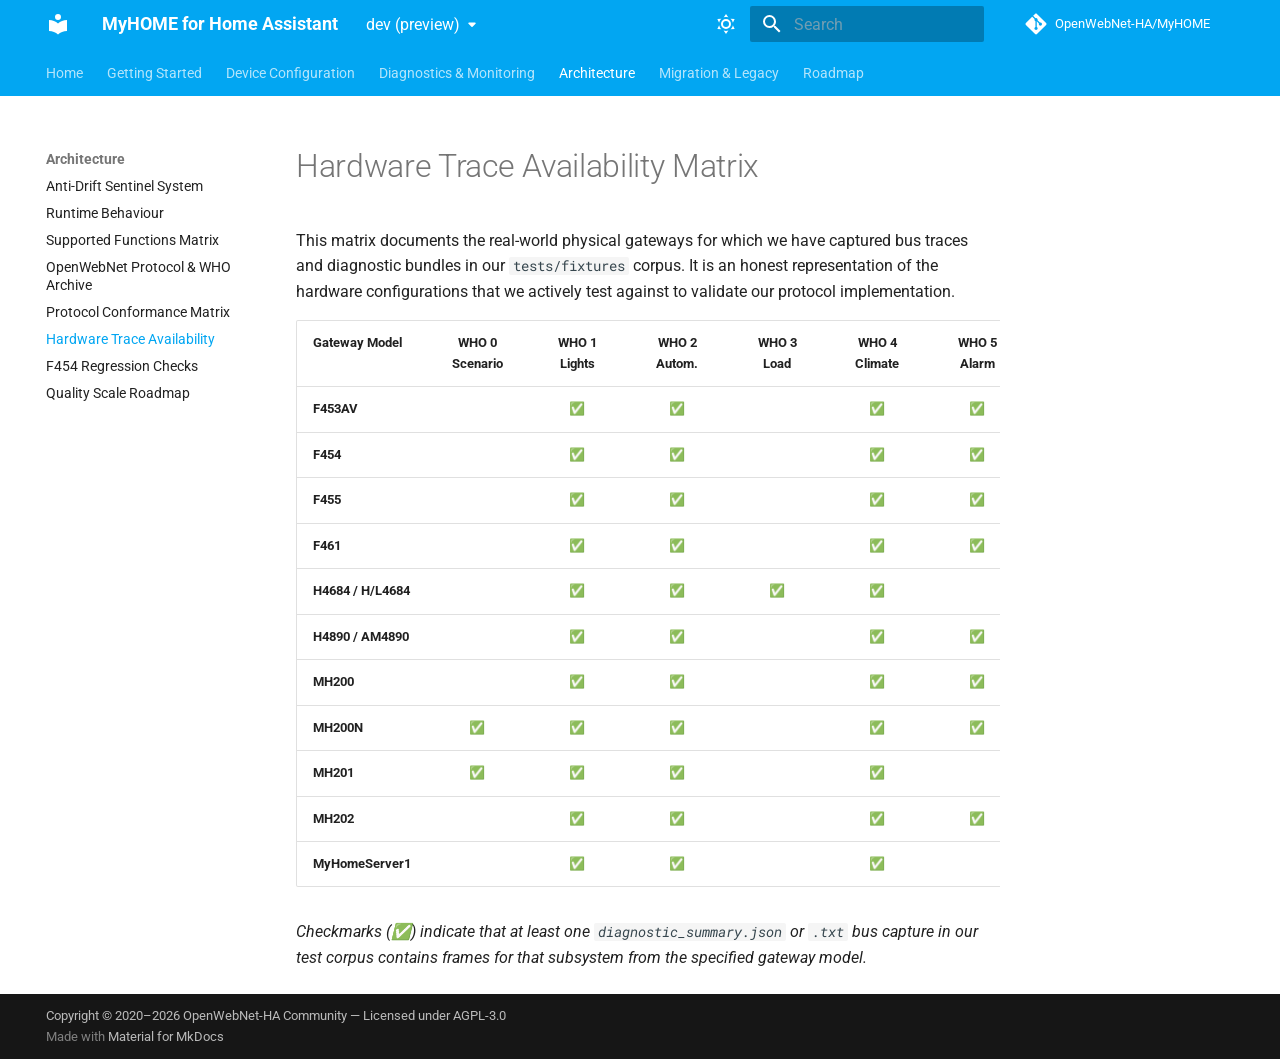
<file: dev/trace-availability/index.html>
<!doctype html>
<html lang="en" class="no-js">
  <head>
    
      <meta charset="utf-8">
      <meta name="viewport" content="width=device-width,initial-scale=1">
      
        <meta name="description" content="Modern async Home Assistant integration for Legrand & BTicino MyHOME SCS bus systems via OpenWebNet.">
      
      
        <meta name="author" content="OpenWebNet-HA Community">
      
      
        <link rel="canonical" href="https://openwebnet-ha.github.io/MyHOME/dev/trace-availability/">
      
      
        <link rel="prev" href="../protocol_conformance_matrix/">
      
      
        <link rel="next" href="../f454-regression-checks/">
      
      
        
      
      
      <link rel="icon" href="../assets/images/favicon.png">
      <meta name="generator" content="mkdocs-1.6.1, mkdocs-material-9.8.0">
    
    
      
        <title>Hardware Trace Availability - MyHOME for Home Assistant</title>
      
    
    
      <link rel="stylesheet" href="../assets/stylesheets/main.57a0d79d.min.css">
      
        
        <link rel="stylesheet" href="../assets/stylesheets/palette.fb2fffe2.min.css">
      
      


    
    
      
    
    
      
        
        
        <link rel="preconnect" href="https://fonts.gstatic.com" crossorigin>
        <link rel="stylesheet" href="https://fonts.googleapis.com/css?family=Roboto:300,300i,400,400i,700,700i%7CRoboto+Mono:400,400i,700,700i&display=fallback">
        <style>:root{--md-text-font:"Roboto";--md-code-font:"Roboto Mono"}</style>
      
    
    
    <script>__md_scope=new URL("..",location),__md_hash=e=>[...e].reduce(((e,_)=>(e<<5)-e+_.charCodeAt(0)),0),__md_get=(e,_=localStorage,t=__md_scope)=>JSON.parse(_.getItem(t.pathname+"."+e)),__md_set=(e,_,t=localStorage,a=__md_scope)=>{try{t.setItem(a.pathname+"."+e,JSON.stringify(_))}catch(e){}}</script>
    
      

    
    
  </head>
  
  
    
    
      
    
    
    
    
    <body dir="ltr" data-md-color-scheme="default" data-md-color-primary="light-blue" data-md-color-accent="blue">
  
    
    <input class="md-toggle" data-md-toggle="drawer" type="checkbox" id="__drawer" autocomplete="off">
    <input class="md-toggle" data-md-toggle="search" type="checkbox" id="__search" autocomplete="off">
    <label class="md-overlay" for="__drawer"></label>
    <div data-md-component="skip">
      
        
        <a href="#hardware-trace-availability-matrix" class="md-skip">
          Skip to content
        </a>
      
    </div>
    <div data-md-component="announce">
      
    </div>
    
      <div data-md-color-scheme="default" data-md-component="outdated" hidden>
        
      </div>
    
    
      

<header class="md-header" data-md-component="header">
  <nav class="md-header__inner md-grid" aria-label="Header">
    <a href=".." title="MyHOME for Home Assistant" class="md-header__button md-logo" aria-label="MyHOME for Home Assistant" data-md-component="logo">
      
  
  <svg xmlns="http://www.w3.org/2000/svg" viewBox="0 0 24 24"><path d="M12 8a3 3 0 0 0 3-3 3 3 0 0 0-3-3 3 3 0 0 0-3 3 3 3 0 0 0 3 3m0 3.54C9.64 9.35 6.5 8 3 8v11c3.5 0 6.64 1.35 9 3.54 2.36-2.19 5.5-3.54 9-3.54V8c-3.5 0-6.64 1.35-9 3.54"/></svg>

    </a>
    <label class="md-header__button md-icon" for="__drawer">
      
      <svg xmlns="http://www.w3.org/2000/svg" viewBox="0 0 24 24"><path d="M3 6h18v2H3zm0 5h18v2H3zm0 5h18v2H3z"/></svg>
    </label>
    <div class="md-header__title" data-md-component="header-title">
      <div class="md-header__ellipsis">
        <div class="md-header__topic">
          <span class="md-ellipsis">
            MyHOME for Home Assistant
          </span>
        </div>
        <div class="md-header__topic" data-md-component="header-topic">
          <span class="md-ellipsis">
            
              Hardware Trace Availability
            
          </span>
        </div>
      </div>
    </div>
    
      
        <form class="md-header__option" data-md-component="palette">
  
    
    
    
    <input class="md-option" data-md-color-media="(prefers-color-scheme: light)" data-md-color-scheme="default" data-md-color-primary="light-blue" data-md-color-accent="blue"  aria-label="Switch to dark mode"  type="radio" name="__palette" id="__palette_0">
    
      <label class="md-header__button md-icon" title="Switch to dark mode" for="__palette_1" hidden>
        <svg xmlns="http://www.w3.org/2000/svg" viewBox="0 0 24 24"><path d="M12 7a5 5 0 0 1 5 5 5 5 0 0 1-5 5 5 5 0 0 1-5-5 5 5 0 0 1 5-5m0 2a3 3 0 0 0-3 3 3 3 0 0 0 3 3 3 3 0 0 0 3-3 3 3 0 0 0-3-3m0-7 2.39 3.42C13.65 5.15 12.84 5 12 5s-1.65.15-2.39.42zM3.34 7l4.16-.35A7.2 7.2 0 0 0 5.94 8.5c-.44.74-.69 1.5-.83 2.29zm.02 10 1.76-3.77a7.131 7.131 0 0 0 2.38 4.14zM20.65 7l-1.77 3.79a7.02 7.02 0 0 0-2.38-4.15zm-.01 10-4.14.36c.59-.51 1.12-1.14 1.54-1.86.42-.73.69-1.5.83-2.29zM12 22l-2.41-3.44c.74.27 1.55.44 2.41.44.82 0 1.63-.17 2.37-.44z"/></svg>
      </label>
    
  
    
    
    
    <input class="md-option" data-md-color-media="(prefers-color-scheme: dark)" data-md-color-scheme="slate" data-md-color-primary="light-blue" data-md-color-accent="blue"  aria-label="Switch to light mode"  type="radio" name="__palette" id="__palette_1">
    
      <label class="md-header__button md-icon" title="Switch to light mode" for="__palette_0" hidden>
        <svg xmlns="http://www.w3.org/2000/svg" viewBox="0 0 24 24"><path d="m17.75 4.09-2.53 1.94.91 3.06-2.63-1.81-2.63 1.81.91-3.06-2.53-1.94L12.44 4l1.06-3 1.06 3zm3.5 6.91-1.64 1.25.59 1.98-1.7-1.17-1.7 1.17.59-1.98L15.75 11l2.06-.05L18.5 9l.69 1.95zm-2.28 4.95c.83-.08 1.72 1.1 1.19 1.85-.32.45-.66.87-1.08 1.27C15.17 23 8.84 23 4.94 19.07c-3.91-3.9-3.91-10.24 0-14.14.4-.4.82-.76 1.27-1.08.75-.53 1.93.36 1.85 1.19-.27 2.86.69 5.83 2.89 8.02a9.96 9.96 0 0 0 8.02 2.89m-1.64 2.02a12.08 12.08 0 0 1-7.8-3.47c-2.17-2.19-3.33-5-3.49-7.82-2.81 3.14-2.7 7.96.31 10.98 3.02 3.01 7.84 3.12 10.98.31"/></svg>
      </label>
    
  
</form>
      
    
    
      <script>var palette=__md_get("__palette");if(palette&&palette.color){if("(prefers-color-scheme)"===palette.color.media){var media=matchMedia("(prefers-color-scheme: light)"),input=document.querySelector(media.matches?"[data-md-color-media='(prefers-color-scheme: light)']":"[data-md-color-media='(prefers-color-scheme: dark)']");palette.color.media=input.getAttribute("data-md-color-media"),palette.color.scheme=input.getAttribute("data-md-color-scheme"),palette.color.primary=input.getAttribute("data-md-color-primary"),palette.color.accent=input.getAttribute("data-md-color-accent")}for(var[key,value]of Object.entries(palette.color))document.body.setAttribute("data-md-color-"+key,value)}</script>
    
    
    
      
      
        <label class="md-header__button md-icon" for="__search">
          
          <svg xmlns="http://www.w3.org/2000/svg" viewBox="0 0 24 24"><path d="M9.5 3A6.5 6.5 0 0 1 16 9.5c0 1.61-.59 3.09-1.56 4.23l.27.27h.79l5 5-1.5 1.5-5-5v-.79l-.27-.27A6.52 6.52 0 0 1 9.5 16 6.5 6.5 0 0 1 3 9.5 6.5 6.5 0 0 1 9.5 3m0 2C7 5 5 7 5 9.5S7 14 9.5 14 14 12 14 9.5 12 5 9.5 5"/></svg>
        </label>
        <div class="md-search" data-md-component="search" role="dialog">
  <label class="md-search__overlay" for="__search"></label>
  <div class="md-search__inner" role="search">
    <form class="md-search__form" name="search">
      <input type="text" class="md-search__input" name="query" aria-label="Search" placeholder="Search" autocapitalize="off" autocorrect="off" autocomplete="off" spellcheck="false" data-md-component="search-query" required>
      <label class="md-search__icon md-icon" for="__search">
        
        <svg xmlns="http://www.w3.org/2000/svg" viewBox="0 0 24 24"><path d="M9.5 3A6.5 6.5 0 0 1 16 9.5c0 1.61-.59 3.09-1.56 4.23l.27.27h.79l5 5-1.5 1.5-5-5v-.79l-.27-.27A6.52 6.52 0 0 1 9.5 16 6.5 6.5 0 0 1 3 9.5 6.5 6.5 0 0 1 9.5 3m0 2C7 5 5 7 5 9.5S7 14 9.5 14 14 12 14 9.5 12 5 9.5 5"/></svg>
        
        <svg xmlns="http://www.w3.org/2000/svg" viewBox="0 0 24 24"><path d="M20 11v2H8l5.5 5.5-1.42 1.42L4.16 12l7.92-7.92L13.5 5.5 8 11z"/></svg>
      </label>
      <nav class="md-search__options" aria-label="Search">
        
        <button type="reset" class="md-search__icon md-icon" title="Clear" aria-label="Clear" tabindex="-1">
          
          <svg xmlns="http://www.w3.org/2000/svg" viewBox="0 0 24 24"><path d="M19 6.41 17.59 5 12 10.59 6.41 5 5 6.41 10.59 12 5 17.59 6.41 19 12 13.41 17.59 19 19 17.59 13.41 12z"/></svg>
        </button>
      </nav>
      
        <div class="md-search__suggest" data-md-component="search-suggest"></div>
      
    </form>
    <div class="md-search__output">
      <div class="md-search__scrollwrap" tabindex="0" data-md-scrollfix>
        <div class="md-search-result" data-md-component="search-result">
          <div class="md-search-result__meta">
            Initializing search
          </div>
          <ol class="md-search-result__list" role="presentation"></ol>
        </div>
      </div>
    </div>
  </div>
</div>
      
    
    
      <div class="md-header__source">
        <a href="https://github.com/OpenWebNet-HA/MyHOME" title="Go to repository" class="md-source" data-md-component="source">
  <div class="md-source__icon md-icon">
    
    <svg xmlns="http://www.w3.org/2000/svg" viewBox="0 0 448 512"><!--! Font Awesome Free 7.1.0 by @fontawesome - https://fontawesome.com License - https://fontawesome.com/license/free (Icons: CC BY 4.0, Fonts: SIL OFL 1.1, Code: MIT License) Copyright 2025 Fonticons, Inc.--><path d="M439.6 236.1 244 40.5c-5.4-5.5-12.8-8.5-20.4-8.5s-15 3-20.4 8.4L162.5 81l51.5 51.5c27.1-9.1 52.7 16.8 43.4 43.7l49.7 49.7c34.2-11.8 61.2 31 35.5 56.7-26.5 26.5-70.2-2.9-56-37.3L240.3 199v121.9c25.3 12.5 22.3 41.8 9.1 55-6.4 6.4-15.2 10.1-24.3 10.1s-17.8-3.6-24.3-10.1c-17.6-17.6-11.1-46.9 11.2-56v-123c-20.8-8.5-24.6-30.7-18.6-45L142.6 101 8.5 235.1C3 240.6 0 247.9 0 255.5s3 15 8.5 20.4l195.6 195.7c5.4 5.4 12.7 8.4 20.4 8.4s15-3 20.4-8.4l194.7-194.7c5.4-5.4 8.4-12.8 8.4-20.4s-3-15-8.4-20.4"/></svg>
  </div>
  <div class="md-source__repository">
    OpenWebNet-HA/MyHOME
  </div>
</a>
      </div>
    
  </nav>
  
</header>
    
    <div class="md-container" data-md-component="container">
      
      
        
          
            
<nav class="md-tabs" aria-label="Tabs" data-md-component="tabs">
  <div class="md-grid">
    <ul class="md-tabs__list">
      
        
  
  
  
  
    <li class="md-tabs__item">
      <a href=".." class="md-tabs__link">
        
  
  
    
  
  Home

      </a>
    </li>
  

      
        
  
  
  
  
    
    
      <li class="md-tabs__item">
        <a href="../configuration/" class="md-tabs__link">
          
  
  
  Getting Started

        </a>
      </li>
    
  

      
        
  
  
  
  
    
    
      <li class="md-tabs__item">
        <a href="../configuration/gateways/" class="md-tabs__link">
          
  
  
  Device Configuration

        </a>
      </li>
    
  

      
        
  
  
  
  
    
    
      <li class="md-tabs__item">
        <a href="../configuration/bus_monitor/" class="md-tabs__link">
          
  
  
  Diagnostics & Monitoring

        </a>
      </li>
    
  

      
        
  
  
  
    
  
  
    
    
      <li class="md-tabs__item md-tabs__item--active">
        <a href="../architecture/anti-drift-safeguards/" class="md-tabs__link">
          
  
  
  Architecture

        </a>
      </li>
    
  

      
        
  
  
  
  
    
    
      <li class="md-tabs__item">
        <a href="../migration/upgrade-from-094/" class="md-tabs__link">
          
  
  
  Migration & Legacy

        </a>
      </li>
    
  

      
        
  
  
  
  
    
    
      <li class="md-tabs__item">
        <a href="../roadmap/" class="md-tabs__link">
          
  
  
  Roadmap

        </a>
      </li>
    
  

      
    </ul>
  </div>
</nav>
          
        
      
      <main class="md-main" data-md-component="main">
        <div class="md-main__inner md-grid">
          
            
              
              <div class="md-sidebar md-sidebar--primary" data-md-component="sidebar" data-md-type="navigation" >
                <div class="md-sidebar__scrollwrap">
                  <div class="md-sidebar__inner">
                    


  


<nav class="md-nav md-nav--primary md-nav--lifted" aria-label="Navigation" data-md-level="0">
  <label class="md-nav__title" for="__drawer">
    <a href=".." title="MyHOME for Home Assistant" class="md-nav__button md-logo" aria-label="MyHOME for Home Assistant" data-md-component="logo">
      
  
  <svg xmlns="http://www.w3.org/2000/svg" viewBox="0 0 24 24"><path d="M12 8a3 3 0 0 0 3-3 3 3 0 0 0-3-3 3 3 0 0 0-3 3 3 3 0 0 0 3 3m0 3.54C9.64 9.35 6.5 8 3 8v11c3.5 0 6.64 1.35 9 3.54 2.36-2.19 5.5-3.54 9-3.54V8c-3.5 0-6.64 1.35-9 3.54"/></svg>

    </a>
    MyHOME for Home Assistant
  </label>
  
    <div class="md-nav__source">
      <a href="https://github.com/OpenWebNet-HA/MyHOME" title="Go to repository" class="md-source" data-md-component="source">
  <div class="md-source__icon md-icon">
    
    <svg xmlns="http://www.w3.org/2000/svg" viewBox="0 0 448 512"><!--! Font Awesome Free 7.1.0 by @fontawesome - https://fontawesome.com License - https://fontawesome.com/license/free (Icons: CC BY 4.0, Fonts: SIL OFL 1.1, Code: MIT License) Copyright 2025 Fonticons, Inc.--><path d="M439.6 236.1 244 40.5c-5.4-5.5-12.8-8.5-20.4-8.5s-15 3-20.4 8.4L162.5 81l51.5 51.5c27.1-9.1 52.7 16.8 43.4 43.7l49.7 49.7c34.2-11.8 61.2 31 35.5 56.7-26.5 26.5-70.2-2.9-56-37.3L240.3 199v121.9c25.3 12.5 22.3 41.8 9.1 55-6.4 6.4-15.2 10.1-24.3 10.1s-17.8-3.6-24.3-10.1c-17.6-17.6-11.1-46.9 11.2-56v-123c-20.8-8.5-24.6-30.7-18.6-45L142.6 101 8.5 235.1C3 240.6 0 247.9 0 255.5s3 15 8.5 20.4l195.6 195.7c5.4 5.4 12.7 8.4 20.4 8.4s15-3 20.4-8.4l194.7-194.7c5.4-5.4 8.4-12.8 8.4-20.4s-3-15-8.4-20.4"/></svg>
  </div>
  <div class="md-source__repository">
    OpenWebNet-HA/MyHOME
  </div>
</a>
    </div>
  
  <ul class="md-nav__list" data-md-scrollfix>
    
      
      
  
  
  
  
    <li class="md-nav__item">
      <a href=".." class="md-nav__link">
        
  
  
  <span class="md-ellipsis">
    
  
    Home
  

    
  </span>
  
  

      </a>
    </li>
  

    
      
      
  
  
  
  
    
    
    
    
      
      
        
      
    
    
    <li class="md-nav__item md-nav__item--nested">
      
        
        
          
        
        <input class="md-nav__toggle md-toggle md-toggle--indeterminate" type="checkbox" id="__nav_2" >
        
          
          <label class="md-nav__link" for="__nav_2" id="__nav_2_label" tabindex="0">
            
  
  
  <span class="md-ellipsis">
    
  
    Getting Started
  

    
  </span>
  
  

            <span class="md-nav__icon md-icon"></span>
          </label>
        
        <nav class="md-nav" data-md-level="1" aria-labelledby="__nav_2_label" aria-expanded="false">
          <label class="md-nav__title" for="__nav_2">
            <span class="md-nav__icon md-icon"></span>
            
  
    Getting Started
  

          </label>
          <ul class="md-nav__list" data-md-scrollfix>
            
              
                
  
  
  
  
    <li class="md-nav__item">
      <a href="../configuration/" class="md-nav__link">
        
  
  
  <span class="md-ellipsis">
    
  
    Overview
  

    
  </span>
  
  

      </a>
    </li>
  

              
            
              
                
  
  
  
  
    <li class="md-nav__item">
      <a href="../getting-started/installation/" class="md-nav__link">
        
  
  
  <span class="md-ellipsis">
    
  
    Installation
  

    
  </span>
  
  

      </a>
    </li>
  

              
            
              
                
  
  
  
  
    <li class="md-nav__item">
      <a href="../getting-started/hardware-compatibility/" class="md-nav__link">
        
  
  
  <span class="md-ellipsis">
    
  
    Hardware Compatibility
  

    
  </span>
  
  

      </a>
    </li>
  

              
            
              
                
  
  
  
  
    <li class="md-nav__item">
      <a href="../roadmap/beta-differences/" class="md-nav__link">
        
  
  
  <span class="md-ellipsis">
    
  
    Beta Evolution & Differences
  

    
  </span>
  
  

      </a>
    </li>
  

              
            
              
                
  
  
  
  
    <li class="md-nav__item">
      <a href="../getting-started/removal/" class="md-nav__link">
        
  
  
  <span class="md-ellipsis">
    
  
    Removal & Clean Uninstall
  

    
  </span>
  
  

      </a>
    </li>
  

              
            
          </ul>
        </nav>
      
    </li>
  

    
      
      
  
  
  
  
    
    
    
    
      
      
        
      
    
    
    <li class="md-nav__item md-nav__item--nested">
      
        
        
          
        
        <input class="md-nav__toggle md-toggle md-toggle--indeterminate" type="checkbox" id="__nav_3" >
        
          
          <label class="md-nav__link" for="__nav_3" id="__nav_3_label" tabindex="0">
            
  
  
  <span class="md-ellipsis">
    
  
    Device Configuration
  

    
  </span>
  
  

            <span class="md-nav__icon md-icon"></span>
          </label>
        
        <nav class="md-nav" data-md-level="1" aria-labelledby="__nav_3_label" aria-expanded="false">
          <label class="md-nav__title" for="__nav_3">
            <span class="md-nav__icon md-icon"></span>
            
  
    Device Configuration
  

          </label>
          <ul class="md-nav__list" data-md-scrollfix>
            
              
                
  
  
  
  
    <li class="md-nav__item">
      <a href="../configuration/gateways/" class="md-nav__link">
        
  
  
  <span class="md-ellipsis">
    
  
    Gateways & Connection
  

    
  </span>
  
  

      </a>
    </li>
  

              
            
              
                
  
  
  
  
    <li class="md-nav__item">
      <a href="../configuration/gateway-identification/" class="md-nav__link">
        
  
  
  <span class="md-ellipsis">
    
  
    Gateway Identification
  

    
  </span>
  
  

      </a>
    </li>
  

              
            
              
                
  
  
  
  
    <li class="md-nav__item">
      <a href="../configuration/lights/" class="md-nav__link">
        
  
  
  <span class="md-ellipsis">
    
  
    Lights & Dimmers
  

    
  </span>
  
  

      </a>
    </li>
  

              
            
              
                
  
  
  
  
    <li class="md-nav__item">
      <a href="../configuration/covers/" class="md-nav__link">
        
  
  
  <span class="md-ellipsis">
    
  
    Covers & Shutters
  

    
  </span>
  
  

      </a>
    </li>
  

              
            
              
                
  
  
  
  
    <li class="md-nav__item">
      <a href="../configuration/climate/" class="md-nav__link">
        
  
  
  <span class="md-ellipsis">
    
  
    Climate & Heating
  

    
  </span>
  
  

      </a>
    </li>
  

              
            
              
                
  
  
  
  
    <li class="md-nav__item">
      <a href="../configuration/media_player/" class="md-nav__link">
        
  
  
  <span class="md-ellipsis">
    
  
    Sound System (Diffusione Sonora)
  

    
  </span>
  
  

      </a>
    </li>
  

              
            
              
                
  
  
  
  
    <li class="md-nav__item">
      <a href="../configuration/cen_cenplus/" class="md-nav__link">
        
  
  
  <span class="md-ellipsis">
    
  
    Scenario Buttons (CEN / CEN+)
  

    
  </span>
  
  

      </a>
    </li>
  

              
            
              
                
  
  
  
  
    <li class="md-nav__item">
      <a href="../configuration/switches/" class="md-nav__link">
        
  
  
  <span class="md-ellipsis">
    
  
    Switches & Relays
  

    
  </span>
  
  

      </a>
    </li>
  

              
            
              
                
  
  
  
  
    <li class="md-nav__item">
      <a href="../configuration/sensors/" class="md-nav__link">
        
  
  
  <span class="md-ellipsis">
    
  
    Sensors & Energy
  

    
  </span>
  
  

      </a>
    </li>
  

              
            
              
                
  
  
  
  
    <li class="md-nav__item">
      <a href="../configuration/binary-sensors/" class="md-nav__link">
        
  
  
  <span class="md-ellipsis">
    
  
    Binary Sensors & Contacts
  

    
  </span>
  
  

      </a>
    </li>
  

              
            
              
                
  
  
  
  
    <li class="md-nav__item">
      <a href="../configuration/alarm/" class="md-nav__link">
        
  
  
  <span class="md-ellipsis">
    
  
    Burglar Alarm
  

    
  </span>
  
  

      </a>
    </li>
  

              
            
              
                
  
  
  
  
    <li class="md-nav__item">
      <a href="../configuration/services/" class="md-nav__link">
        
  
  
  <span class="md-ellipsis">
    
  
    Integration Services
  

    
  </span>
  
  

      </a>
    </li>
  

              
            
          </ul>
        </nav>
      
    </li>
  

    
      
      
  
  
  
  
    
    
    
    
      
      
        
      
    
    
    <li class="md-nav__item md-nav__item--nested">
      
        
        
          
        
        <input class="md-nav__toggle md-toggle md-toggle--indeterminate" type="checkbox" id="__nav_4" >
        
          
          <label class="md-nav__link" for="__nav_4" id="__nav_4_label" tabindex="0">
            
  
  
  <span class="md-ellipsis">
    
  
    Diagnostics & Monitoring
  

    
  </span>
  
  

            <span class="md-nav__icon md-icon"></span>
          </label>
        
        <nav class="md-nav" data-md-level="1" aria-labelledby="__nav_4_label" aria-expanded="false">
          <label class="md-nav__title" for="__nav_4">
            <span class="md-nav__icon md-icon"></span>
            
  
    Diagnostics & Monitoring
  

          </label>
          <ul class="md-nav__list" data-md-scrollfix>
            
              
                
  
  
  
  
    <li class="md-nav__item">
      <a href="../configuration/bus_monitor/" class="md-nav__link">
        
  
  
  <span class="md-ellipsis">
    
  
    Lovelace Bus Monitor Card
  

    
  </span>
  
  

      </a>
    </li>
  

              
            
              
                
  
  
  
  
    <li class="md-nav__item">
      <a href="../diagnostics/repair-issues/" class="md-nav__link">
        
  
  
  <span class="md-ellipsis">
    
  
    Home Assistant Repairs
  

    
  </span>
  
  

      </a>
    </li>
  

              
            
              
                
  
  
  
  
    <li class="md-nav__item">
      <a href="../configuration/lovelace_recipes/" class="md-nav__link">
        
  
  
  <span class="md-ellipsis">
    
  
    Dashboard Recipes
  

    
  </span>
  
  

      </a>
    </li>
  

              
            
              
                
  
  
  
  
    <li class="md-nav__item">
      <a href="../recipes/adaptive_lighting/" class="md-nav__link">
        
  
  
  <span class="md-ellipsis">
    
  
    Adaptive Lighting Recipe
  

    
  </span>
  
  

      </a>
    </li>
  

              
            
              
                
  
  
  
  
    <li class="md-nav__item">
      <a href="../guides/hardware-coupled-sensors/" class="md-nav__link">
        
  
  
  <span class="md-ellipsis">
    
  
    Hardware-Coupled Sensors & Curfew
  

    
  </span>
  
  

      </a>
    </li>
  

              
            
              
                
  
  
  
  
    <li class="md-nav__item">
      <a href="../configuration/troubleshooting/" class="md-nav__link">
        
  
  
  <span class="md-ellipsis">
    
  
    Troubleshooting
  

    
  </span>
  
  

      </a>
    </li>
  

              
            
              
                
  
  
  
  
    <li class="md-nav__item">
      <a href="../configuration/known_limitations/" class="md-nav__link">
        
  
  
  <span class="md-ellipsis">
    
  
    Known Limitations
  

    
  </span>
  
  

      </a>
    </li>
  

              
            
              
                
  
  
  
  
    <li class="md-nav__item">
      <a href="../configuration/use_cases/" class="md-nav__link">
        
  
  
  <span class="md-ellipsis">
    
  
    Use Cases
  

    
  </span>
  
  

      </a>
    </li>
  

              
            
          </ul>
        </nav>
      
    </li>
  

    
      
      
  
  
    
  
  
  
    
    
    
    
      
        
        
      
      
        
      
    
    
    <li class="md-nav__item md-nav__item--active md-nav__item--section md-nav__item--nested">
      
        
        
        <input class="md-nav__toggle md-toggle " type="checkbox" id="__nav_5" checked>
        
          
          <label class="md-nav__link" for="__nav_5" id="__nav_5_label" tabindex="">
            
  
  
  <span class="md-ellipsis">
    
  
    Architecture
  

    
  </span>
  
  

            <span class="md-nav__icon md-icon"></span>
          </label>
        
        <nav class="md-nav" data-md-level="1" aria-labelledby="__nav_5_label" aria-expanded="true">
          <label class="md-nav__title" for="__nav_5">
            <span class="md-nav__icon md-icon"></span>
            
  
    Architecture
  

          </label>
          <ul class="md-nav__list" data-md-scrollfix>
            
              
                
  
  
  
  
    <li class="md-nav__item">
      <a href="../architecture/anti-drift-safeguards/" class="md-nav__link">
        
  
  
  <span class="md-ellipsis">
    
  
    Anti-Drift Sentinel System
  

    
  </span>
  
  

      </a>
    </li>
  

              
            
              
                
  
  
  
  
    <li class="md-nav__item">
      <a href="../configuration/runtime_behaviour/" class="md-nav__link">
        
  
  
  <span class="md-ellipsis">
    
  
    Runtime Behaviour
  

    
  </span>
  
  

      </a>
    </li>
  

              
            
              
                
  
  
  
  
    <li class="md-nav__item">
      <a href="../configuration/supported_functions/" class="md-nav__link">
        
  
  
  <span class="md-ellipsis">
    
  
    Supported Functions Matrix
  

    
  </span>
  
  

      </a>
    </li>
  

              
            
              
                
  
  
  
  
    <li class="md-nav__item">
      <a href="../openwebnet-who-specifications/" class="md-nav__link">
        
  
  
  <span class="md-ellipsis">
    
  
    OpenWebNet Protocol & WHO Archive
  

    
  </span>
  
  

      </a>
    </li>
  

              
            
              
                
  
  
  
  
    <li class="md-nav__item">
      <a href="../protocol_conformance_matrix/" class="md-nav__link">
        
  
  
  <span class="md-ellipsis">
    
  
    Protocol Conformance Matrix
  

    
  </span>
  
  

      </a>
    </li>
  

              
            
              
                
  
  
    
  
  
  
    <li class="md-nav__item md-nav__item--active">
      
      <input class="md-nav__toggle md-toggle" type="checkbox" id="__toc">
      
      
        
      
      
      <a href="./" class="md-nav__link md-nav__link--active">
        
  
  
  <span class="md-ellipsis">
    
  
    Hardware Trace Availability
  

    
  </span>
  
  

      </a>
      
    </li>
  

              
            
              
                
  
  
  
  
    <li class="md-nav__item">
      <a href="../f454-regression-checks/" class="md-nav__link">
        
  
  
  <span class="md-ellipsis">
    
  
    F454 Regression Checks
  

    
  </span>
  
  

      </a>
    </li>
  

              
            
              
                
  
  
  
  
    <li class="md-nav__item">
      <a href="../quality_scale_plan/" class="md-nav__link">
        
  
  
  <span class="md-ellipsis">
    
  
    Quality Scale Roadmap
  

    
  </span>
  
  

      </a>
    </li>
  

              
            
          </ul>
        </nav>
      
    </li>
  

    
      
      
  
  
  
  
    
    
    
    
      
      
        
      
    
    
    <li class="md-nav__item md-nav__item--nested">
      
        
        
          
        
        <input class="md-nav__toggle md-toggle md-toggle--indeterminate" type="checkbox" id="__nav_6" >
        
          
          <label class="md-nav__link" for="__nav_6" id="__nav_6_label" tabindex="0">
            
  
  
  <span class="md-ellipsis">
    
  
    Migration & Legacy
  

    
  </span>
  
  

            <span class="md-nav__icon md-icon"></span>
          </label>
        
        <nav class="md-nav" data-md-level="1" aria-labelledby="__nav_6_label" aria-expanded="false">
          <label class="md-nav__title" for="__nav_6">
            <span class="md-nav__icon md-icon"></span>
            
  
    Migration & Legacy
  

          </label>
          <ul class="md-nav__list" data-md-scrollfix>
            
              
                
  
  
  
  
    <li class="md-nav__item">
      <a href="../migration/upgrade-from-094/" class="md-nav__link">
        
  
  
  <span class="md-ellipsis">
    
  
    Upgrade from v0.9.4 to v2.0
  

    
  </span>
  
  

      </a>
    </li>
  

              
            
              
                
  
  
  
  
    <li class="md-nav__item">
      <a href="../migration/sdomotica_to_myhome/" class="md-nav__link">
        
  
  
  <span class="md-ellipsis">
    
  
    Migrating from SDomotica
  

    
  </span>
  
  

      </a>
    </li>
  

              
            
              
                
  
  
  
  
    <li class="md-nav__item">
      <a href="../migration/legacy-yaml/" class="md-nav__link">
        
  
  
  <span class="md-ellipsis">
    
  
    Legacy YAML Configuration (< v0.9)
  

    
  </span>
  
  

      </a>
    </li>
  

              
            
          </ul>
        </nav>
      
    </li>
  

    
      
      
  
  
  
  
    
    
    
    
      
      
        
      
    
    
    <li class="md-nav__item md-nav__item--nested">
      
        
        
          
        
        <input class="md-nav__toggle md-toggle md-toggle--indeterminate" type="checkbox" id="__nav_7" >
        
          
          <label class="md-nav__link" for="__nav_7" id="__nav_7_label" tabindex="0">
            
  
  
  <span class="md-ellipsis">
    
  
    Roadmap
  

    
  </span>
  
  

            <span class="md-nav__icon md-icon"></span>
          </label>
        
        <nav class="md-nav" data-md-level="1" aria-labelledby="__nav_7_label" aria-expanded="false">
          <label class="md-nav__title" for="__nav_7">
            <span class="md-nav__icon md-icon"></span>
            
  
    Roadmap
  

          </label>
          <ul class="md-nav__list" data-md-scrollfix>
            
              
                
  
  
  
  
    <li class="md-nav__item">
      <a href="../roadmap/" class="md-nav__link">
        
  
  
  <span class="md-ellipsis">
    
  
    Project Roadmap
  

    
  </span>
  
  

      </a>
    </li>
  

              
            
              
                
  
  
  
  
    <li class="md-nav__item">
      <a href="../roadmap/beta-differences/" class="md-nav__link">
        
  
  
  <span class="md-ellipsis">
    
  
    Beta Evolution & Differences
  

    
  </span>
  
  

      </a>
    </li>
  

              
            
          </ul>
        </nav>
      
    </li>
  

    
  </ul>
</nav>
                  </div>
                </div>
              </div>
            
            
              
              <div class="md-sidebar md-sidebar--secondary" data-md-component="sidebar" data-md-type="toc" >
                <div class="md-sidebar__scrollwrap">
                  <div class="md-sidebar__inner">
                    

<nav class="md-nav md-nav--secondary" aria-label="Table of contents">
  
  
  
    
  
  
</nav>
                  </div>
                </div>
              </div>
            
          
          
            <div class="md-content" data-md-component="content">
              
              <article class="md-content__inner md-typeset">
                
                  


  
  


<h1 id="hardware-trace-availability-matrix">Hardware Trace Availability Matrix<a class="headerlink" href="#hardware-trace-availability-matrix" title="Permanent link">&para;</a></h1>
<p>This matrix documents the real-world physical gateways for which we have captured bus traces and diagnostic bundles in our <code>tests/fixtures</code> corpus. It is an honest representation of the hardware configurations that we actively test against to validate our protocol implementation.</p>
<!-- TRACE_MATRIX_START -->
<table>
<thead>
<tr>
<th style="text-align: left;">Gateway Model</th>
<th style="text-align: center;">WHO 0<br>Scenario</th>
<th style="text-align: center;">WHO 1<br>Lights</th>
<th style="text-align: center;">WHO 2<br>Autom.</th>
<th style="text-align: center;">WHO 3<br>Load</th>
<th style="text-align: center;">WHO 4<br>Climate</th>
<th style="text-align: center;">WHO 5<br>Alarm</th>
<th style="text-align: center;">WHO 9<br>Power</th>
<th style="text-align: center;">WHO 13<br>Gateway</th>
<th style="text-align: center;">WHO 14<br>Lock</th>
<th style="text-align: center;">WHO 15<br>CEN</th>
<th style="text-align: center;">WHO 16<br>Audio</th>
<th style="text-align: center;">WHO 17<br>Scenario</th>
<th style="text-align: center;">WHO 18<br>Energy</th>
<th style="text-align: center;">WHO 22<br>Audio Diff.</th>
<th style="text-align: center;">WHO 25<br>Diag</th>
<th style="text-align: center;">WHO 1001<br>Diag</th>
<th style="text-align: center;">WHO 1013<br>Diag</th>
<th style="text-align: center;">WHO 1022<br>Diag</th>
</tr>
</thead>
<tbody>
<tr>
<td style="text-align: left;"><strong>F453AV</strong></td>
<td style="text-align: center;"></td>
<td style="text-align: center;">✅</td>
<td style="text-align: center;">✅</td>
<td style="text-align: center;"></td>
<td style="text-align: center;">✅</td>
<td style="text-align: center;">✅</td>
<td style="text-align: center;"></td>
<td style="text-align: center;">✅</td>
<td style="text-align: center;"></td>
<td style="text-align: center;"></td>
<td style="text-align: center;">✅</td>
<td style="text-align: center;"></td>
<td style="text-align: center;">✅</td>
<td style="text-align: center;"></td>
<td style="text-align: center;"></td>
<td style="text-align: center;">✅</td>
<td style="text-align: center;"></td>
<td style="text-align: center;"></td>
</tr>
<tr>
<td style="text-align: left;"><strong>F454</strong></td>
<td style="text-align: center;"></td>
<td style="text-align: center;">✅</td>
<td style="text-align: center;">✅</td>
<td style="text-align: center;"></td>
<td style="text-align: center;">✅</td>
<td style="text-align: center;">✅</td>
<td style="text-align: center;">✅</td>
<td style="text-align: center;">✅</td>
<td style="text-align: center;">✅</td>
<td style="text-align: center;"></td>
<td style="text-align: center;">✅</td>
<td style="text-align: center;"></td>
<td style="text-align: center;">✅</td>
<td style="text-align: center;"></td>
<td style="text-align: center;">✅</td>
<td style="text-align: center;"></td>
<td style="text-align: center;">✅</td>
<td style="text-align: center;"></td>
</tr>
<tr>
<td style="text-align: left;"><strong>F455</strong></td>
<td style="text-align: center;"></td>
<td style="text-align: center;">✅</td>
<td style="text-align: center;">✅</td>
<td style="text-align: center;"></td>
<td style="text-align: center;">✅</td>
<td style="text-align: center;">✅</td>
<td style="text-align: center;"></td>
<td style="text-align: center;">✅</td>
<td style="text-align: center;"></td>
<td style="text-align: center;"></td>
<td style="text-align: center;">✅</td>
<td style="text-align: center;"></td>
<td style="text-align: center;">✅</td>
<td style="text-align: center;"></td>
<td style="text-align: center;"></td>
<td style="text-align: center;"></td>
<td style="text-align: center;">✅</td>
<td style="text-align: center;"></td>
</tr>
<tr>
<td style="text-align: left;"><strong>F461</strong></td>
<td style="text-align: center;"></td>
<td style="text-align: center;">✅</td>
<td style="text-align: center;">✅</td>
<td style="text-align: center;"></td>
<td style="text-align: center;">✅</td>
<td style="text-align: center;">✅</td>
<td style="text-align: center;"></td>
<td style="text-align: center;">✅</td>
<td style="text-align: center;">✅</td>
<td style="text-align: center;"></td>
<td style="text-align: center;">✅</td>
<td style="text-align: center;"></td>
<td style="text-align: center;">✅</td>
<td style="text-align: center;"></td>
<td style="text-align: center;"></td>
<td style="text-align: center;"></td>
<td style="text-align: center;">✅</td>
<td style="text-align: center;"></td>
</tr>
<tr>
<td style="text-align: left;"><strong>H4684 / H/L4684</strong></td>
<td style="text-align: center;"></td>
<td style="text-align: center;">✅</td>
<td style="text-align: center;">✅</td>
<td style="text-align: center;">✅</td>
<td style="text-align: center;">✅</td>
<td style="text-align: center;"></td>
<td style="text-align: center;"></td>
<td style="text-align: center;">✅</td>
<td style="text-align: center;"></td>
<td style="text-align: center;"></td>
<td style="text-align: center;">✅</td>
<td style="text-align: center;"></td>
<td style="text-align: center;">✅</td>
<td style="text-align: center;">✅</td>
<td style="text-align: center;"></td>
<td style="text-align: center;"></td>
<td style="text-align: center;">✅</td>
<td style="text-align: center;"></td>
</tr>
<tr>
<td style="text-align: left;"><strong>H4890 / AM4890</strong></td>
<td style="text-align: center;"></td>
<td style="text-align: center;">✅</td>
<td style="text-align: center;">✅</td>
<td style="text-align: center;"></td>
<td style="text-align: center;">✅</td>
<td style="text-align: center;">✅</td>
<td style="text-align: center;">✅</td>
<td style="text-align: center;"></td>
<td style="text-align: center;"></td>
<td style="text-align: center;"></td>
<td style="text-align: center;">✅</td>
<td style="text-align: center;"></td>
<td style="text-align: center;">✅</td>
<td style="text-align: center;">✅</td>
<td style="text-align: center;">✅</td>
<td style="text-align: center;"></td>
<td style="text-align: center;"></td>
<td style="text-align: center;"></td>
</tr>
<tr>
<td style="text-align: left;"><strong>MH200</strong></td>
<td style="text-align: center;"></td>
<td style="text-align: center;">✅</td>
<td style="text-align: center;">✅</td>
<td style="text-align: center;"></td>
<td style="text-align: center;">✅</td>
<td style="text-align: center;">✅</td>
<td style="text-align: center;">✅</td>
<td style="text-align: center;">✅</td>
<td style="text-align: center;"></td>
<td style="text-align: center;"></td>
<td style="text-align: center;">✅</td>
<td style="text-align: center;">✅</td>
<td style="text-align: center;"></td>
<td style="text-align: center;"></td>
<td style="text-align: center;"></td>
<td style="text-align: center;">✅</td>
<td style="text-align: center;">✅</td>
<td style="text-align: center;"></td>
</tr>
<tr>
<td style="text-align: left;"><strong>MH200N</strong></td>
<td style="text-align: center;">✅</td>
<td style="text-align: center;">✅</td>
<td style="text-align: center;">✅</td>
<td style="text-align: center;"></td>
<td style="text-align: center;">✅</td>
<td style="text-align: center;">✅</td>
<td style="text-align: center;">✅</td>
<td style="text-align: center;">✅</td>
<td style="text-align: center;">✅</td>
<td style="text-align: center;">✅</td>
<td style="text-align: center;">✅</td>
<td style="text-align: center;">✅</td>
<td style="text-align: center;">✅</td>
<td style="text-align: center;">✅</td>
<td style="text-align: center;">✅</td>
<td style="text-align: center;">✅</td>
<td style="text-align: center;">✅</td>
<td style="text-align: center;">✅</td>
</tr>
<tr>
<td style="text-align: left;"><strong>MH201</strong></td>
<td style="text-align: center;">✅</td>
<td style="text-align: center;">✅</td>
<td style="text-align: center;">✅</td>
<td style="text-align: center;"></td>
<td style="text-align: center;">✅</td>
<td style="text-align: center;"></td>
<td style="text-align: center;"></td>
<td style="text-align: center;">✅</td>
<td style="text-align: center;">✅</td>
<td style="text-align: center;">✅</td>
<td style="text-align: center;">✅</td>
<td style="text-align: center;"></td>
<td style="text-align: center;">✅</td>
<td style="text-align: center;"></td>
<td style="text-align: center;">✅</td>
<td style="text-align: center;"></td>
<td style="text-align: center;"></td>
<td style="text-align: center;"></td>
</tr>
<tr>
<td style="text-align: left;"><strong>MH202</strong></td>
<td style="text-align: center;"></td>
<td style="text-align: center;">✅</td>
<td style="text-align: center;">✅</td>
<td style="text-align: center;"></td>
<td style="text-align: center;">✅</td>
<td style="text-align: center;">✅</td>
<td style="text-align: center;">✅</td>
<td style="text-align: center;">✅</td>
<td style="text-align: center;">✅</td>
<td style="text-align: center;"></td>
<td style="text-align: center;">✅</td>
<td style="text-align: center;"></td>
<td style="text-align: center;">✅</td>
<td style="text-align: center;">✅</td>
<td style="text-align: center;">✅</td>
<td style="text-align: center;"></td>
<td style="text-align: center;">✅</td>
<td style="text-align: center;"></td>
</tr>
<tr>
<td style="text-align: left;"><strong>MyHomeServer1</strong></td>
<td style="text-align: center;"></td>
<td style="text-align: center;">✅</td>
<td style="text-align: center;">✅</td>
<td style="text-align: center;"></td>
<td style="text-align: center;">✅</td>
<td style="text-align: center;"></td>
<td style="text-align: center;">✅</td>
<td style="text-align: center;">✅</td>
<td style="text-align: center;">✅</td>
<td style="text-align: center;">✅</td>
<td style="text-align: center;">✅</td>
<td style="text-align: center;"></td>
<td style="text-align: center;">✅</td>
<td style="text-align: center;">✅</td>
<td style="text-align: center;">✅</td>
<td style="text-align: center;">✅</td>
<td style="text-align: center;">✅</td>
<td style="text-align: center;"></td>
</tr>
</tbody>
</table>
<!-- TRACE_MATRIX_END -->

<p><em>Checkmarks (✅) indicate that at least one <code>diagnostic_summary.json</code> or <code>.txt</code> bus capture in our test corpus contains frames for that subsystem from the specified gateway model.</em></p>












                
              </article>
            </div>
          
          
<script>var target=document.getElementById(location.hash.slice(1));target&&target.name&&(target.checked=target.name.startsWith("__tabbed_"))</script>
        </div>
        
          <button type="button" class="md-top md-icon" data-md-component="top" hidden>
  
  <svg xmlns="http://www.w3.org/2000/svg" viewBox="0 0 24 24"><path d="M13 20h-2V8l-5.5 5.5-1.42-1.42L12 4.16l7.92 7.92-1.42 1.42L13 8z"/></svg>
  Back to top
</button>
        
      </main>
      
        <footer class="md-footer">
  
  <div class="md-footer-meta md-typeset">
    <div class="md-footer-meta__inner md-grid">
      <div class="md-copyright">
  
    <div class="md-copyright__highlight">
      Copyright &copy; 2020–2026 OpenWebNet-HA Community &mdash; Licensed under AGPL-3.0
    </div>
  
  
    Made with
    <a href="https://squidfunk.github.io/mkdocs-material/" target="_blank" rel="noopener">
      Material for MkDocs
    </a>
  
</div>
      
    </div>
  </div>
</footer>
      
    </div>
    <div class="md-dialog" data-md-component="dialog">
      <div class="md-dialog__inner md-typeset"></div>
    </div>
    
    
    
      
      
      <script id="__config" type="application/json">{"annotate": null, "base": "..", "features": ["navigation.instant", "navigation.tracking", "navigation.tabs", "navigation.sections", "navigation.expand", "navigation.top", "search.suggest", "search.highlight", "content.code.copy", "content.code.annotate"], "search": "../assets/javascripts/workers/search.a7633da7.min.js", "tags": null, "translations": {"clipboard.copied": "Copied to clipboard", "clipboard.copy": "Copy to clipboard", "search.result.more.one": "1 more on this page", "search.result.more.other": "# more on this page", "search.result.none": "No matching documents", "search.result.one": "1 matching document", "search.result.other": "# matching documents", "search.result.placeholder": "Type to start searching", "search.result.term.missing": "Missing", "select.version": "Select version"}, "version": {"provider": "mike"}}</script>
    
    
      <script src="../assets/javascripts/bundle.c21346df.min.js"></script>
      
    
  </body>
</html>
</file>
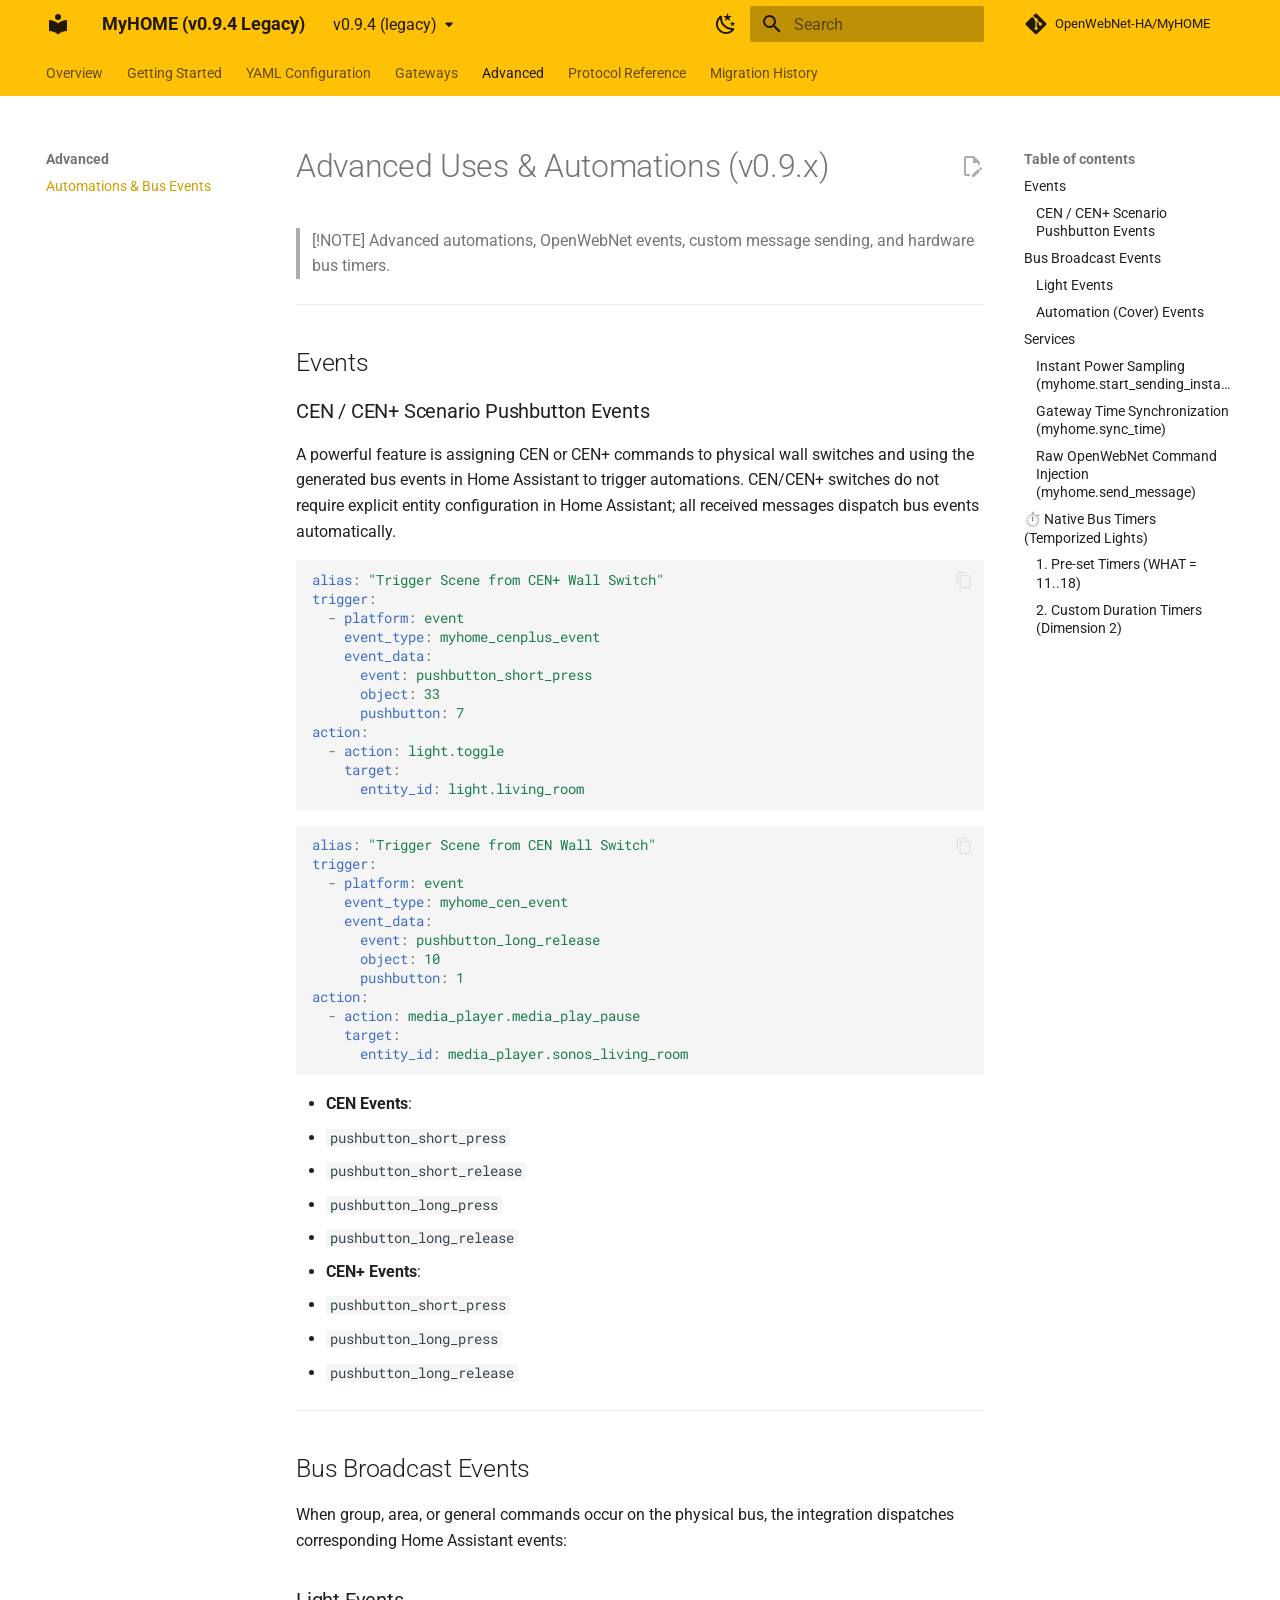
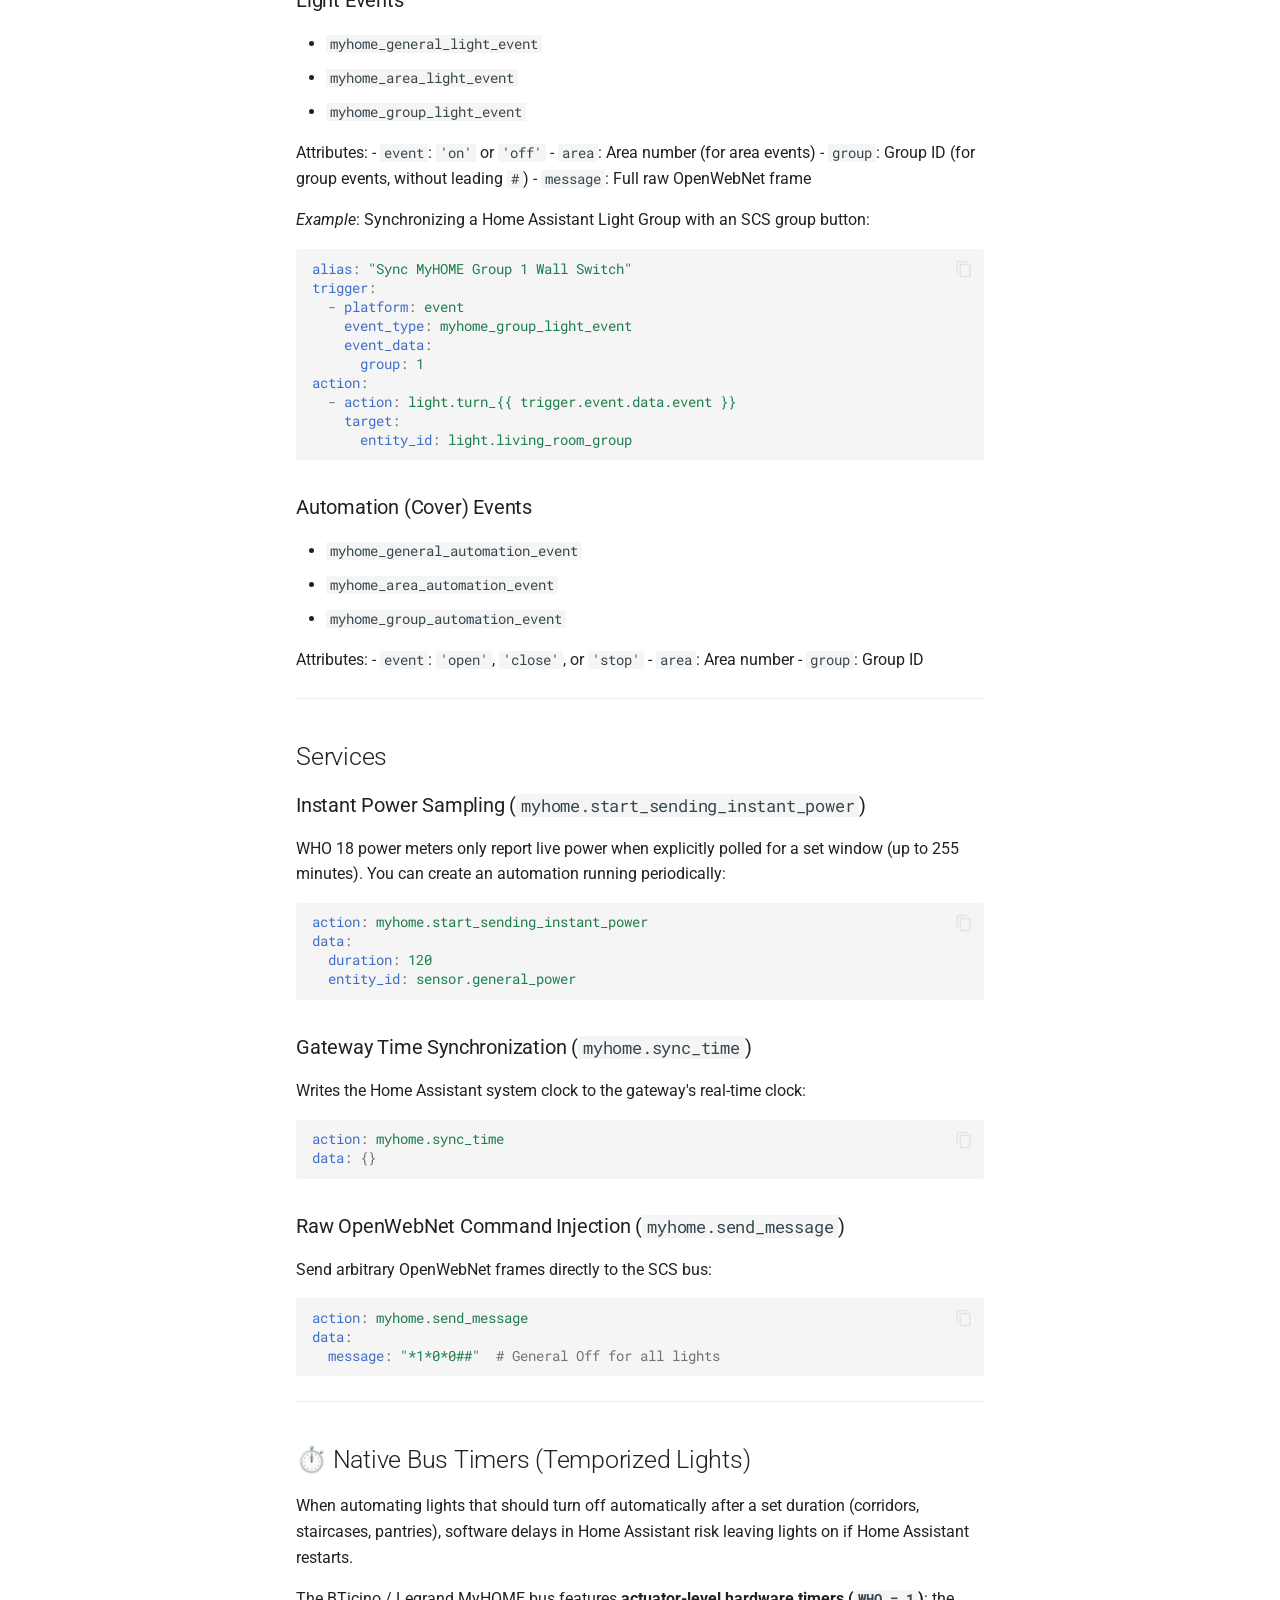
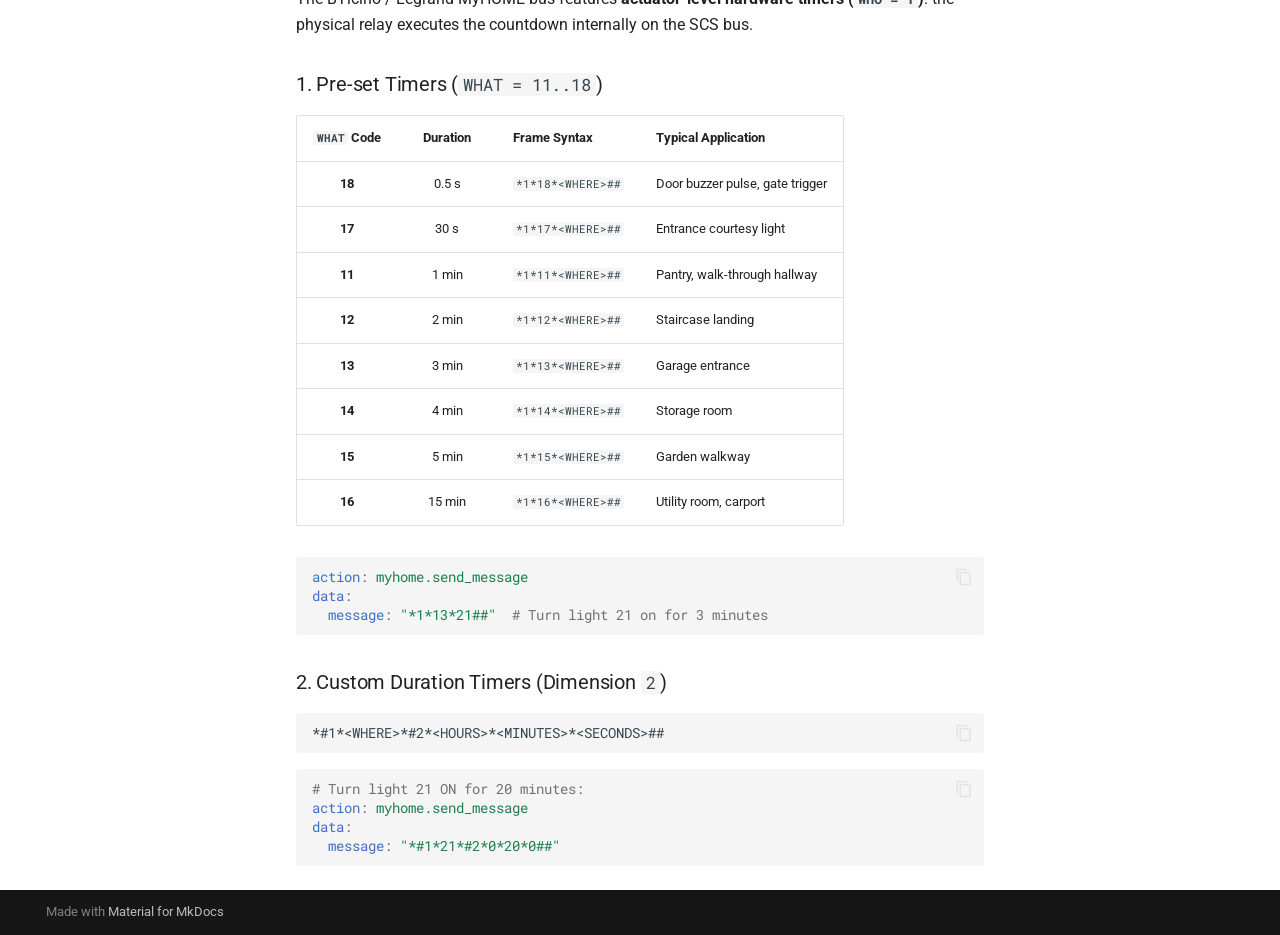
<file: 0.9.4/advanced/advanced-uses/index.html>
<!doctype html>
<html lang="en" class="no-js">
  <head>
    
      <meta charset="utf-8">
      <meta name="viewport" content="width=device-width,initial-scale=1">
      
        <meta name="description" content="Legacy YAML configuration documentation for the MyHOME v0.9.4 Home Assistant integration.">
      
      
      
        <link rel="canonical" href="https://openwebnet-ha.github.io/MyHOME/0.9.4/advanced/advanced-uses/">
      
      
        <link rel="prev" href="../../gateways/timezone/">
      
      
        <link rel="next" href="../../protocol/who-specifications/">
      
      
        
      
      
      <link rel="icon" href="../../assets/images/favicon.png">
      <meta name="generator" content="mkdocs-1.6.1, mkdocs-material-9.8.0">
    
    
      
        <title>Automations & Bus Events - MyHOME (v0.9.4 Legacy)</title>
      
    
    
      <link rel="stylesheet" href="../../assets/stylesheets/main.57a0d79d.min.css">
      
        
        <link rel="stylesheet" href="../../assets/stylesheets/palette.fb2fffe2.min.css">
      
      


    
    
      
    
    
      
        
        
        <link rel="preconnect" href="https://fonts.gstatic.com" crossorigin>
        <link rel="stylesheet" href="https://fonts.googleapis.com/css?family=Roboto:300,300i,400,400i,700,700i%7CRoboto+Mono:400,400i,700,700i&display=fallback">
        <style>:root{--md-text-font:"Roboto";--md-code-font:"Roboto Mono"}</style>
      
    
    
    <script>__md_scope=new URL("../..",location),__md_hash=e=>[...e].reduce(((e,_)=>(e<<5)-e+_.charCodeAt(0)),0),__md_get=(e,_=localStorage,t=__md_scope)=>JSON.parse(_.getItem(t.pathname+"."+e)),__md_set=(e,_,t=localStorage,a=__md_scope)=>{try{t.setItem(a.pathname+"."+e,JSON.stringify(_))}catch(e){}}</script>
    
      

    
    
  </head>
  
  
    
    
      
    
    
    
    
    <body dir="ltr" data-md-color-scheme="default" data-md-color-primary="amber" data-md-color-accent="teal">
  
    
    <input class="md-toggle" data-md-toggle="drawer" type="checkbox" id="__drawer" autocomplete="off">
    <input class="md-toggle" data-md-toggle="search" type="checkbox" id="__search" autocomplete="off">
    <label class="md-overlay" for="__drawer"></label>
    <div data-md-component="skip">
      
        
        <a href="#advanced-uses-automations-v09x" class="md-skip">
          Skip to content
        </a>
      
    </div>
    <div data-md-component="announce">
      
    </div>
    
      <div data-md-color-scheme="default" data-md-component="outdated" hidden>
        
      </div>
    
    
      

<header class="md-header" data-md-component="header">
  <nav class="md-header__inner md-grid" aria-label="Header">
    <a href="../.." title="MyHOME (v0.9.4 Legacy)" class="md-header__button md-logo" aria-label="MyHOME (v0.9.4 Legacy)" data-md-component="logo">
      
  
  <svg xmlns="http://www.w3.org/2000/svg" viewBox="0 0 24 24"><path d="M12 8a3 3 0 0 0 3-3 3 3 0 0 0-3-3 3 3 0 0 0-3 3 3 3 0 0 0 3 3m0 3.54C9.64 9.35 6.5 8 3 8v11c3.5 0 6.64 1.35 9 3.54 2.36-2.19 5.5-3.54 9-3.54V8c-3.5 0-6.64 1.35-9 3.54"/></svg>

    </a>
    <label class="md-header__button md-icon" for="__drawer">
      
      <svg xmlns="http://www.w3.org/2000/svg" viewBox="0 0 24 24"><path d="M3 6h18v2H3zm0 5h18v2H3zm0 5h18v2H3z"/></svg>
    </label>
    <div class="md-header__title" data-md-component="header-title">
      <div class="md-header__ellipsis">
        <div class="md-header__topic">
          <span class="md-ellipsis">
            MyHOME (v0.9.4 Legacy)
          </span>
        </div>
        <div class="md-header__topic" data-md-component="header-topic">
          <span class="md-ellipsis">
            
              Automations & Bus Events
            
          </span>
        </div>
      </div>
    </div>
    
      
        <form class="md-header__option" data-md-component="palette">
  
    
    
    
    <input class="md-option" data-md-color-media="" data-md-color-scheme="default" data-md-color-primary="amber" data-md-color-accent="teal"  aria-label="Switch to dark mode"  type="radio" name="__palette" id="__palette_0">
    
      <label class="md-header__button md-icon" title="Switch to dark mode" for="__palette_1" hidden>
        <svg xmlns="http://www.w3.org/2000/svg" viewBox="0 0 24 24"><path d="m17.75 4.09-2.53 1.94.91 3.06-2.63-1.81-2.63 1.81.91-3.06-2.53-1.94L12.44 4l1.06-3 1.06 3zm3.5 6.91-1.64 1.25.59 1.98-1.7-1.17-1.7 1.17.59-1.98L15.75 11l2.06-.05L18.5 9l.69 1.95zm-2.28 4.95c.83-.08 1.72 1.1 1.19 1.85-.32.45-.66.87-1.08 1.27C15.17 23 8.84 23 4.94 19.07c-3.91-3.9-3.91-10.24 0-14.14.4-.4.82-.76 1.27-1.08.75-.53 1.93.36 1.85 1.19-.27 2.86.69 5.83 2.89 8.02a9.96 9.96 0 0 0 8.02 2.89m-1.64 2.02a12.08 12.08 0 0 1-7.8-3.47c-2.17-2.19-3.33-5-3.49-7.82-2.81 3.14-2.7 7.96.31 10.98 3.02 3.01 7.84 3.12 10.98.31"/></svg>
      </label>
    
  
    
    
    
    <input class="md-option" data-md-color-media="" data-md-color-scheme="slate" data-md-color-primary="amber" data-md-color-accent="teal"  aria-label="Switch to light mode"  type="radio" name="__palette" id="__palette_1">
    
      <label class="md-header__button md-icon" title="Switch to light mode" for="__palette_0" hidden>
        <svg xmlns="http://www.w3.org/2000/svg" viewBox="0 0 24 24"><path d="M12 7a5 5 0 0 1 5 5 5 5 0 0 1-5 5 5 5 0 0 1-5-5 5 5 0 0 1 5-5m0 2a3 3 0 0 0-3 3 3 3 0 0 0 3 3 3 3 0 0 0 3-3 3 3 0 0 0-3-3m0-7 2.39 3.42C13.65 5.15 12.84 5 12 5s-1.65.15-2.39.42zM3.34 7l4.16-.35A7.2 7.2 0 0 0 5.94 8.5c-.44.74-.69 1.5-.83 2.29zm.02 10 1.76-3.77a7.131 7.131 0 0 0 2.38 4.14zM20.65 7l-1.77 3.79a7.02 7.02 0 0 0-2.38-4.15zm-.01 10-4.14.36c.59-.51 1.12-1.14 1.54-1.86.42-.73.69-1.5.83-2.29zM12 22l-2.41-3.44c.74.27 1.55.44 2.41.44.82 0 1.63-.17 2.37-.44z"/></svg>
      </label>
    
  
</form>
      
    
    
      <script>var palette=__md_get("__palette");if(palette&&palette.color){if("(prefers-color-scheme)"===palette.color.media){var media=matchMedia("(prefers-color-scheme: light)"),input=document.querySelector(media.matches?"[data-md-color-media='(prefers-color-scheme: light)']":"[data-md-color-media='(prefers-color-scheme: dark)']");palette.color.media=input.getAttribute("data-md-color-media"),palette.color.scheme=input.getAttribute("data-md-color-scheme"),palette.color.primary=input.getAttribute("data-md-color-primary"),palette.color.accent=input.getAttribute("data-md-color-accent")}for(var[key,value]of Object.entries(palette.color))document.body.setAttribute("data-md-color-"+key,value)}</script>
    
    
    
      
      
        <label class="md-header__button md-icon" for="__search">
          
          <svg xmlns="http://www.w3.org/2000/svg" viewBox="0 0 24 24"><path d="M9.5 3A6.5 6.5 0 0 1 16 9.5c0 1.61-.59 3.09-1.56 4.23l.27.27h.79l5 5-1.5 1.5-5-5v-.79l-.27-.27A6.52 6.52 0 0 1 9.5 16 6.5 6.5 0 0 1 3 9.5 6.5 6.5 0 0 1 9.5 3m0 2C7 5 5 7 5 9.5S7 14 9.5 14 14 12 14 9.5 12 5 9.5 5"/></svg>
        </label>
        <div class="md-search" data-md-component="search" role="dialog">
  <label class="md-search__overlay" for="__search"></label>
  <div class="md-search__inner" role="search">
    <form class="md-search__form" name="search">
      <input type="text" class="md-search__input" name="query" aria-label="Search" placeholder="Search" autocapitalize="off" autocorrect="off" autocomplete="off" spellcheck="false" data-md-component="search-query" required>
      <label class="md-search__icon md-icon" for="__search">
        
        <svg xmlns="http://www.w3.org/2000/svg" viewBox="0 0 24 24"><path d="M9.5 3A6.5 6.5 0 0 1 16 9.5c0 1.61-.59 3.09-1.56 4.23l.27.27h.79l5 5-1.5 1.5-5-5v-.79l-.27-.27A6.52 6.52 0 0 1 9.5 16 6.5 6.5 0 0 1 3 9.5 6.5 6.5 0 0 1 9.5 3m0 2C7 5 5 7 5 9.5S7 14 9.5 14 14 12 14 9.5 12 5 9.5 5"/></svg>
        
        <svg xmlns="http://www.w3.org/2000/svg" viewBox="0 0 24 24"><path d="M20 11v2H8l5.5 5.5-1.42 1.42L4.16 12l7.92-7.92L13.5 5.5 8 11z"/></svg>
      </label>
      <nav class="md-search__options" aria-label="Search">
        
        <button type="reset" class="md-search__icon md-icon" title="Clear" aria-label="Clear" tabindex="-1">
          
          <svg xmlns="http://www.w3.org/2000/svg" viewBox="0 0 24 24"><path d="M19 6.41 17.59 5 12 10.59 6.41 5 5 6.41 10.59 12 5 17.59 6.41 19 12 13.41 17.59 19 19 17.59 13.41 12z"/></svg>
        </button>
      </nav>
      
        <div class="md-search__suggest" data-md-component="search-suggest"></div>
      
    </form>
    <div class="md-search__output">
      <div class="md-search__scrollwrap" tabindex="0" data-md-scrollfix>
        <div class="md-search-result" data-md-component="search-result">
          <div class="md-search-result__meta">
            Initializing search
          </div>
          <ol class="md-search-result__list" role="presentation"></ol>
        </div>
      </div>
    </div>
  </div>
</div>
      
    
    
      <div class="md-header__source">
        <a href="https://github.com/OpenWebNet-HA/MyHOME" title="Go to repository" class="md-source" data-md-component="source">
  <div class="md-source__icon md-icon">
    
    <svg xmlns="http://www.w3.org/2000/svg" viewBox="0 0 448 512"><!--! Font Awesome Free 7.1.0 by @fontawesome - https://fontawesome.com License - https://fontawesome.com/license/free (Icons: CC BY 4.0, Fonts: SIL OFL 1.1, Code: MIT License) Copyright 2025 Fonticons, Inc.--><path d="M439.6 236.1 244 40.5c-5.4-5.5-12.8-8.5-20.4-8.5s-15 3-20.4 8.4L162.5 81l51.5 51.5c27.1-9.1 52.7 16.8 43.4 43.7l49.7 49.7c34.2-11.8 61.2 31 35.5 56.7-26.5 26.5-70.2-2.9-56-37.3L240.3 199v121.9c25.3 12.5 22.3 41.8 9.1 55-6.4 6.4-15.2 10.1-24.3 10.1s-17.8-3.6-24.3-10.1c-17.6-17.6-11.1-46.9 11.2-56v-123c-20.8-8.5-24.6-30.7-18.6-45L142.6 101 8.5 235.1C3 240.6 0 247.9 0 255.5s3 15 8.5 20.4l195.6 195.7c5.4 5.4 12.7 8.4 20.4 8.4s15-3 20.4-8.4l194.7-194.7c5.4-5.4 8.4-12.8 8.4-20.4s-3-15-8.4-20.4"/></svg>
  </div>
  <div class="md-source__repository">
    OpenWebNet-HA/MyHOME
  </div>
</a>
      </div>
    
  </nav>
  
</header>
    
    <div class="md-container" data-md-component="container">
      
      
        
          
            
<nav class="md-tabs" aria-label="Tabs" data-md-component="tabs">
  <div class="md-grid">
    <ul class="md-tabs__list">
      
        
  
  
  
  
    <li class="md-tabs__item">
      <a href="../.." class="md-tabs__link">
        
  
  
    
  
  Overview

      </a>
    </li>
  

      
        
  
  
  
  
    
    
      <li class="md-tabs__item">
        <a href="../../getting-started/installation/" class="md-tabs__link">
          
  
  
  Getting Started

        </a>
      </li>
    
  

      
        
  
  
  
  
    
    
      <li class="md-tabs__item">
        <a href="../../configuration/" class="md-tabs__link">
          
  
  
  YAML Configuration

        </a>
      </li>
    
  

      
        
  
  
  
  
    
    
      <li class="md-tabs__item">
        <a href="../../gateways/identification/" class="md-tabs__link">
          
  
  
  Gateways

        </a>
      </li>
    
  

      
        
  
  
  
    
  
  
    
    
      <li class="md-tabs__item md-tabs__item--active">
        <a href="./" class="md-tabs__link">
          
  
  
  Advanced

        </a>
      </li>
    
  

      
        
  
  
  
  
    
    
      <li class="md-tabs__item">
        <a href="../../protocol/who-specifications/" class="md-tabs__link">
          
  
  
  Protocol Reference

        </a>
      </li>
    
  

      
        
  
  
  
  
    
    
      <li class="md-tabs__item">
        <a href="../../migration/legacy-pre-v09/" class="md-tabs__link">
          
  
  
  Migration History

        </a>
      </li>
    
  

      
    </ul>
  </div>
</nav>
          
        
      
      <main class="md-main" data-md-component="main">
        <div class="md-main__inner md-grid">
          
            
              
              <div class="md-sidebar md-sidebar--primary" data-md-component="sidebar" data-md-type="navigation" >
                <div class="md-sidebar__scrollwrap">
                  <div class="md-sidebar__inner">
                    


  


<nav class="md-nav md-nav--primary md-nav--lifted" aria-label="Navigation" data-md-level="0">
  <label class="md-nav__title" for="__drawer">
    <a href="../.." title="MyHOME (v0.9.4 Legacy)" class="md-nav__button md-logo" aria-label="MyHOME (v0.9.4 Legacy)" data-md-component="logo">
      
  
  <svg xmlns="http://www.w3.org/2000/svg" viewBox="0 0 24 24"><path d="M12 8a3 3 0 0 0 3-3 3 3 0 0 0-3-3 3 3 0 0 0-3 3 3 3 0 0 0 3 3m0 3.54C9.64 9.35 6.5 8 3 8v11c3.5 0 6.64 1.35 9 3.54 2.36-2.19 5.5-3.54 9-3.54V8c-3.5 0-6.64 1.35-9 3.54"/></svg>

    </a>
    MyHOME (v0.9.4 Legacy)
  </label>
  
    <div class="md-nav__source">
      <a href="https://github.com/OpenWebNet-HA/MyHOME" title="Go to repository" class="md-source" data-md-component="source">
  <div class="md-source__icon md-icon">
    
    <svg xmlns="http://www.w3.org/2000/svg" viewBox="0 0 448 512"><!--! Font Awesome Free 7.1.0 by @fontawesome - https://fontawesome.com License - https://fontawesome.com/license/free (Icons: CC BY 4.0, Fonts: SIL OFL 1.1, Code: MIT License) Copyright 2025 Fonticons, Inc.--><path d="M439.6 236.1 244 40.5c-5.4-5.5-12.8-8.5-20.4-8.5s-15 3-20.4 8.4L162.5 81l51.5 51.5c27.1-9.1 52.7 16.8 43.4 43.7l49.7 49.7c34.2-11.8 61.2 31 35.5 56.7-26.5 26.5-70.2-2.9-56-37.3L240.3 199v121.9c25.3 12.5 22.3 41.8 9.1 55-6.4 6.4-15.2 10.1-24.3 10.1s-17.8-3.6-24.3-10.1c-17.6-17.6-11.1-46.9 11.2-56v-123c-20.8-8.5-24.6-30.7-18.6-45L142.6 101 8.5 235.1C3 240.6 0 247.9 0 255.5s3 15 8.5 20.4l195.6 195.7c5.4 5.4 12.7 8.4 20.4 8.4s15-3 20.4-8.4l194.7-194.7c5.4-5.4 8.4-12.8 8.4-20.4s-3-15-8.4-20.4"/></svg>
  </div>
  <div class="md-source__repository">
    OpenWebNet-HA/MyHOME
  </div>
</a>
    </div>
  
  <ul class="md-nav__list" data-md-scrollfix>
    
      
      
  
  
  
  
    <li class="md-nav__item">
      <a href="../.." class="md-nav__link">
        
  
  
  <span class="md-ellipsis">
    
  
    Overview
  

    
  </span>
  
  

      </a>
    </li>
  

    
      
      
  
  
  
  
    
    
    
    
      
      
        
      
    
    
    <li class="md-nav__item md-nav__item--nested">
      
        
        
          
        
        <input class="md-nav__toggle md-toggle md-toggle--indeterminate" type="checkbox" id="__nav_2" >
        
          
          <label class="md-nav__link" for="__nav_2" id="__nav_2_label" tabindex="0">
            
  
  
  <span class="md-ellipsis">
    
  
    Getting Started
  

    
  </span>
  
  

            <span class="md-nav__icon md-icon"></span>
          </label>
        
        <nav class="md-nav" data-md-level="1" aria-labelledby="__nav_2_label" aria-expanded="false">
          <label class="md-nav__title" for="__nav_2">
            <span class="md-nav__icon md-icon"></span>
            
  
    Getting Started
  

          </label>
          <ul class="md-nav__list" data-md-scrollfix>
            
              
                
  
  
  
  
    <li class="md-nav__item">
      <a href="../../getting-started/installation/" class="md-nav__link">
        
  
  
  <span class="md-ellipsis">
    
  
    Installation
  

    
  </span>
  
  

      </a>
    </li>
  

              
            
          </ul>
        </nav>
      
    </li>
  

    
      
      
  
  
  
  
    
    
    
    
      
      
        
      
    
    
    <li class="md-nav__item md-nav__item--nested">
      
        
        
          
        
        <input class="md-nav__toggle md-toggle md-toggle--indeterminate" type="checkbox" id="__nav_3" >
        
          
          <label class="md-nav__link" for="__nav_3" id="__nav_3_label" tabindex="0">
            
  
  
  <span class="md-ellipsis">
    
  
    YAML Configuration
  

    
  </span>
  
  

            <span class="md-nav__icon md-icon"></span>
          </label>
        
        <nav class="md-nav" data-md-level="1" aria-labelledby="__nav_3_label" aria-expanded="false">
          <label class="md-nav__title" for="__nav_3">
            <span class="md-nav__icon md-icon"></span>
            
  
    YAML Configuration
  

          </label>
          <ul class="md-nav__list" data-md-scrollfix>
            
              
                
  
  
  
  
    <li class="md-nav__item">
      <a href="../../configuration/" class="md-nav__link">
        
  
  
  <span class="md-ellipsis">
    
  
    Configuration Overview
  

    
  </span>
  
  

      </a>
    </li>
  

              
            
              
                
  
  
  
  
    <li class="md-nav__item">
      <a href="../../configuration/lights/" class="md-nav__link">
        
  
  
  <span class="md-ellipsis">
    
  
    Lights
  

    
  </span>
  
  

      </a>
    </li>
  

              
            
              
                
  
  
  
  
    <li class="md-nav__item">
      <a href="../../configuration/covers/" class="md-nav__link">
        
  
  
  <span class="md-ellipsis">
    
  
    Covers & Shutters
  

    
  </span>
  
  

      </a>
    </li>
  

              
            
              
                
  
  
  
  
    <li class="md-nav__item">
      <a href="../../configuration/switches/" class="md-nav__link">
        
  
  
  <span class="md-ellipsis">
    
  
    Switches & Relays
  

    
  </span>
  
  

      </a>
    </li>
  

              
            
              
                
  
  
  
  
    <li class="md-nav__item">
      <a href="../../configuration/climate/" class="md-nav__link">
        
  
  
  <span class="md-ellipsis">
    
  
    Climate & Thermoregulation
  

    
  </span>
  
  

      </a>
    </li>
  

              
            
              
                
  
  
  
  
    <li class="md-nav__item">
      <a href="../../configuration/sensors/" class="md-nav__link">
        
  
  
  <span class="md-ellipsis">
    
  
    Sensors (Energy & Temp)
  

    
  </span>
  
  

      </a>
    </li>
  

              
            
              
                
  
  
  
  
    <li class="md-nav__item">
      <a href="../../configuration/binary-sensors/" class="md-nav__link">
        
  
  
  <span class="md-ellipsis">
    
  
    Binary Sensors (Contacts)
  

    
  </span>
  
  

      </a>
    </li>
  

              
            
              
                
  
  
  
  
    <li class="md-nav__item">
      <a href="../../configuration/alarm/" class="md-nav__link">
        
  
  
  <span class="md-ellipsis">
    
  
    Alarm System
  

    
  </span>
  
  

      </a>
    </li>
  

              
            
              
                
  
  
  
  
    <li class="md-nav__item">
      <a href="../../configuration/sample-config/" class="md-nav__link">
        
  
  
  <span class="md-ellipsis">
    
  
    Complete Sample myhome.yaml
  

    
  </span>
  
  

      </a>
    </li>
  

              
            
          </ul>
        </nav>
      
    </li>
  

    
      
      
  
  
  
  
    
    
    
    
      
      
        
      
    
    
    <li class="md-nav__item md-nav__item--nested">
      
        
        
          
        
        <input class="md-nav__toggle md-toggle md-toggle--indeterminate" type="checkbox" id="__nav_4" >
        
          
          <label class="md-nav__link" for="__nav_4" id="__nav_4_label" tabindex="0">
            
  
  
  <span class="md-ellipsis">
    
  
    Gateways
  

    
  </span>
  
  

            <span class="md-nav__icon md-icon"></span>
          </label>
        
        <nav class="md-nav" data-md-level="1" aria-labelledby="__nav_4_label" aria-expanded="false">
          <label class="md-nav__title" for="__nav_4">
            <span class="md-nav__icon md-icon"></span>
            
  
    Gateways
  

          </label>
          <ul class="md-nav__list" data-md-scrollfix>
            
              
                
  
  
  
  
    <li class="md-nav__item">
      <a href="../../gateways/identification/" class="md-nav__link">
        
  
  
  <span class="md-ellipsis">
    
  
    Gateway Identification
  

    
  </span>
  
  

      </a>
    </li>
  

              
            
              
                
  
  
  
  
    <li class="md-nav__item">
      <a href="../../gateways/timezone/" class="md-nav__link">
        
  
  
  <span class="md-ellipsis">
    
  
    Gateway Timezone
  

    
  </span>
  
  

      </a>
    </li>
  

              
            
          </ul>
        </nav>
      
    </li>
  

    
      
      
  
  
    
  
  
  
    
    
    
    
      
        
        
      
      
        
      
    
    
    <li class="md-nav__item md-nav__item--active md-nav__item--section md-nav__item--nested">
      
        
        
        <input class="md-nav__toggle md-toggle " type="checkbox" id="__nav_5" checked>
        
          
          <label class="md-nav__link" for="__nav_5" id="__nav_5_label" tabindex="">
            
  
  
  <span class="md-ellipsis">
    
  
    Advanced
  

    
  </span>
  
  

            <span class="md-nav__icon md-icon"></span>
          </label>
        
        <nav class="md-nav" data-md-level="1" aria-labelledby="__nav_5_label" aria-expanded="true">
          <label class="md-nav__title" for="__nav_5">
            <span class="md-nav__icon md-icon"></span>
            
  
    Advanced
  

          </label>
          <ul class="md-nav__list" data-md-scrollfix>
            
              
                
  
  
    
  
  
  
    <li class="md-nav__item md-nav__item--active">
      
      <input class="md-nav__toggle md-toggle" type="checkbox" id="__toc">
      
      
        
      
      
        <label class="md-nav__link md-nav__link--active" for="__toc">
          
  
  
  <span class="md-ellipsis">
    
  
    Automations & Bus Events
  

    
  </span>
  
  

          <span class="md-nav__icon md-icon"></span>
        </label>
      
      <a href="./" class="md-nav__link md-nav__link--active">
        
  
  
  <span class="md-ellipsis">
    
  
    Automations & Bus Events
  

    
  </span>
  
  

      </a>
      
        

<nav class="md-nav md-nav--secondary" aria-label="Table of contents">
  
  
  
    
  
  
    <label class="md-nav__title" for="__toc">
      <span class="md-nav__icon md-icon"></span>
      Table of contents
    </label>
    <ul class="md-nav__list" data-md-component="toc" data-md-scrollfix>
      
        <li class="md-nav__item">
  <a href="#events" class="md-nav__link">
    <span class="md-ellipsis">
      
        Events
      
    </span>
  </a>
  
    <nav class="md-nav" aria-label="Events">
      <ul class="md-nav__list">
        
          <li class="md-nav__item">
  <a href="#cen-cen-scenario-pushbutton-events" class="md-nav__link">
    <span class="md-ellipsis">
      
        CEN / CEN+ Scenario Pushbutton Events
      
    </span>
  </a>
  
</li>
        
      </ul>
    </nav>
  
</li>
      
        <li class="md-nav__item">
  <a href="#bus-broadcast-events" class="md-nav__link">
    <span class="md-ellipsis">
      
        Bus Broadcast Events
      
    </span>
  </a>
  
    <nav class="md-nav" aria-label="Bus Broadcast Events">
      <ul class="md-nav__list">
        
          <li class="md-nav__item">
  <a href="#light-events" class="md-nav__link">
    <span class="md-ellipsis">
      
        Light Events
      
    </span>
  </a>
  
</li>
        
          <li class="md-nav__item">
  <a href="#automation-cover-events" class="md-nav__link">
    <span class="md-ellipsis">
      
        Automation (Cover) Events
      
    </span>
  </a>
  
</li>
        
      </ul>
    </nav>
  
</li>
      
        <li class="md-nav__item">
  <a href="#services" class="md-nav__link">
    <span class="md-ellipsis">
      
        Services
      
    </span>
  </a>
  
    <nav class="md-nav" aria-label="Services">
      <ul class="md-nav__list">
        
          <li class="md-nav__item">
  <a href="#instant-power-sampling-myhomestart_sending_instant_power" class="md-nav__link">
    <span class="md-ellipsis">
      
        Instant Power Sampling (myhome.start_sending_instant_power)
      
    </span>
  </a>
  
</li>
        
          <li class="md-nav__item">
  <a href="#gateway-time-synchronization-myhomesync_time" class="md-nav__link">
    <span class="md-ellipsis">
      
        Gateway Time Synchronization (myhome.sync_time)
      
    </span>
  </a>
  
</li>
        
          <li class="md-nav__item">
  <a href="#raw-openwebnet-command-injection-myhomesend_message" class="md-nav__link">
    <span class="md-ellipsis">
      
        Raw OpenWebNet Command Injection (myhome.send_message)
      
    </span>
  </a>
  
</li>
        
      </ul>
    </nav>
  
</li>
      
        <li class="md-nav__item">
  <a href="#native-bus-timers-temporized-lights" class="md-nav__link">
    <span class="md-ellipsis">
      
        ⏱️ Native Bus Timers (Temporized Lights)
      
    </span>
  </a>
  
    <nav class="md-nav" aria-label="⏱️ Native Bus Timers (Temporized Lights)">
      <ul class="md-nav__list">
        
          <li class="md-nav__item">
  <a href="#1-pre-set-timers-what-1118" class="md-nav__link">
    <span class="md-ellipsis">
      
        1. Pre-set Timers (WHAT = 11..18)
      
    </span>
  </a>
  
</li>
        
          <li class="md-nav__item">
  <a href="#2-custom-duration-timers-dimension-2" class="md-nav__link">
    <span class="md-ellipsis">
      
        2. Custom Duration Timers (Dimension 2)
      
    </span>
  </a>
  
</li>
        
      </ul>
    </nav>
  
</li>
      
    </ul>
  
</nav>
      
    </li>
  

              
            
          </ul>
        </nav>
      
    </li>
  

    
      
      
  
  
  
  
    
    
    
    
      
      
        
      
    
    
    <li class="md-nav__item md-nav__item--nested">
      
        
        
          
        
        <input class="md-nav__toggle md-toggle md-toggle--indeterminate" type="checkbox" id="__nav_6" >
        
          
          <label class="md-nav__link" for="__nav_6" id="__nav_6_label" tabindex="0">
            
  
  
  <span class="md-ellipsis">
    
  
    Protocol Reference
  

    
  </span>
  
  

            <span class="md-nav__icon md-icon"></span>
          </label>
        
        <nav class="md-nav" data-md-level="1" aria-labelledby="__nav_6_label" aria-expanded="false">
          <label class="md-nav__title" for="__nav_6">
            <span class="md-nav__icon md-icon"></span>
            
  
    Protocol Reference
  

          </label>
          <ul class="md-nav__list" data-md-scrollfix>
            
              
                
  
  
  
  
    <li class="md-nav__item">
      <a href="../../protocol/who-specifications/" class="md-nav__link">
        
  
  
  <span class="md-ellipsis">
    
  
    OpenWebNet & WHO Specs
  

    
  </span>
  
  

      </a>
    </li>
  

              
            
          </ul>
        </nav>
      
    </li>
  

    
      
      
  
  
  
  
    
    
    
    
      
      
        
      
    
    
    <li class="md-nav__item md-nav__item--nested">
      
        
        
          
        
        <input class="md-nav__toggle md-toggle md-toggle--indeterminate" type="checkbox" id="__nav_7" >
        
          
          <label class="md-nav__link" for="__nav_7" id="__nav_7_label" tabindex="0">
            
  
  
  <span class="md-ellipsis">
    
  
    Migration History
  

    
  </span>
  
  

            <span class="md-nav__icon md-icon"></span>
          </label>
        
        <nav class="md-nav" data-md-level="1" aria-labelledby="__nav_7_label" aria-expanded="false">
          <label class="md-nav__title" for="__nav_7">
            <span class="md-nav__icon md-icon"></span>
            
  
    Migration History
  

          </label>
          <ul class="md-nav__list" data-md-scrollfix>
            
              
                
  
  
  
  
    <li class="md-nav__item">
      <a href="../../migration/legacy-pre-v09/" class="md-nav__link">
        
  
  
  <span class="md-ellipsis">
    
  
    Pre-v0.9 Legacy Config
  

    
  </span>
  
  

      </a>
    </li>
  

              
            
          </ul>
        </nav>
      
    </li>
  

    
  </ul>
</nav>
                  </div>
                </div>
              </div>
            
            
              
              <div class="md-sidebar md-sidebar--secondary" data-md-component="sidebar" data-md-type="toc" >
                <div class="md-sidebar__scrollwrap">
                  <div class="md-sidebar__inner">
                    

<nav class="md-nav md-nav--secondary" aria-label="Table of contents">
  
  
  
    
  
  
    <label class="md-nav__title" for="__toc">
      <span class="md-nav__icon md-icon"></span>
      Table of contents
    </label>
    <ul class="md-nav__list" data-md-component="toc" data-md-scrollfix>
      
        <li class="md-nav__item">
  <a href="#events" class="md-nav__link">
    <span class="md-ellipsis">
      
        Events
      
    </span>
  </a>
  
    <nav class="md-nav" aria-label="Events">
      <ul class="md-nav__list">
        
          <li class="md-nav__item">
  <a href="#cen-cen-scenario-pushbutton-events" class="md-nav__link">
    <span class="md-ellipsis">
      
        CEN / CEN+ Scenario Pushbutton Events
      
    </span>
  </a>
  
</li>
        
      </ul>
    </nav>
  
</li>
      
        <li class="md-nav__item">
  <a href="#bus-broadcast-events" class="md-nav__link">
    <span class="md-ellipsis">
      
        Bus Broadcast Events
      
    </span>
  </a>
  
    <nav class="md-nav" aria-label="Bus Broadcast Events">
      <ul class="md-nav__list">
        
          <li class="md-nav__item">
  <a href="#light-events" class="md-nav__link">
    <span class="md-ellipsis">
      
        Light Events
      
    </span>
  </a>
  
</li>
        
          <li class="md-nav__item">
  <a href="#automation-cover-events" class="md-nav__link">
    <span class="md-ellipsis">
      
        Automation (Cover) Events
      
    </span>
  </a>
  
</li>
        
      </ul>
    </nav>
  
</li>
      
        <li class="md-nav__item">
  <a href="#services" class="md-nav__link">
    <span class="md-ellipsis">
      
        Services
      
    </span>
  </a>
  
    <nav class="md-nav" aria-label="Services">
      <ul class="md-nav__list">
        
          <li class="md-nav__item">
  <a href="#instant-power-sampling-myhomestart_sending_instant_power" class="md-nav__link">
    <span class="md-ellipsis">
      
        Instant Power Sampling (myhome.start_sending_instant_power)
      
    </span>
  </a>
  
</li>
        
          <li class="md-nav__item">
  <a href="#gateway-time-synchronization-myhomesync_time" class="md-nav__link">
    <span class="md-ellipsis">
      
        Gateway Time Synchronization (myhome.sync_time)
      
    </span>
  </a>
  
</li>
        
          <li class="md-nav__item">
  <a href="#raw-openwebnet-command-injection-myhomesend_message" class="md-nav__link">
    <span class="md-ellipsis">
      
        Raw OpenWebNet Command Injection (myhome.send_message)
      
    </span>
  </a>
  
</li>
        
      </ul>
    </nav>
  
</li>
      
        <li class="md-nav__item">
  <a href="#native-bus-timers-temporized-lights" class="md-nav__link">
    <span class="md-ellipsis">
      
        ⏱️ Native Bus Timers (Temporized Lights)
      
    </span>
  </a>
  
    <nav class="md-nav" aria-label="⏱️ Native Bus Timers (Temporized Lights)">
      <ul class="md-nav__list">
        
          <li class="md-nav__item">
  <a href="#1-pre-set-timers-what-1118" class="md-nav__link">
    <span class="md-ellipsis">
      
        1. Pre-set Timers (WHAT = 11..18)
      
    </span>
  </a>
  
</li>
        
          <li class="md-nav__item">
  <a href="#2-custom-duration-timers-dimension-2" class="md-nav__link">
    <span class="md-ellipsis">
      
        2. Custom Duration Timers (Dimension 2)
      
    </span>
  </a>
  
</li>
        
      </ul>
    </nav>
  
</li>
      
    </ul>
  
</nav>
                  </div>
                </div>
              </div>
            
          
          
            <div class="md-content" data-md-component="content">
              
              <article class="md-content__inner md-typeset">
                
                  


  
    <a href="https://github.com/OpenWebNet-HA/MyHOME/edit/v2-phase1-architecture/docs-v0.9/advanced/advanced-uses.md" title="Edit this page" class="md-content__button md-icon" rel="edit">
      
      <svg xmlns="http://www.w3.org/2000/svg" viewBox="0 0 24 24"><path d="M10 20H6V4h7v5h5v3.1l2-2V8l-6-6H6c-1.1 0-2 .9-2 2v16c0 1.1.9 2 2 2h4zm10.2-7c.1 0 .3.1.4.2l1.3 1.3c.2.2.2.6 0 .8l-1 1-2.1-2.1 1-1c.1-.1.2-.2.4-.2m0 3.9L14.1 23H12v-2.1l6.1-6.1z"/></svg>
    </a>
  
  


<h1 id="advanced-uses-automations-v09x">Advanced Uses &amp; Automations (v0.9.x)<a class="headerlink" href="#advanced-uses-automations-v09x" title="Permanent link">&para;</a></h1>
<blockquote>
<p>[!NOTE]
Advanced automations, OpenWebNet events, custom message sending, and hardware bus timers.</p>
</blockquote>
<hr />
<h2 id="events">Events<a class="headerlink" href="#events" title="Permanent link">&para;</a></h2>
<h3 id="cen-cen-scenario-pushbutton-events">CEN / CEN+ Scenario Pushbutton Events<a class="headerlink" href="#cen-cen-scenario-pushbutton-events" title="Permanent link">&para;</a></h3>
<p>A powerful feature is assigning CEN or CEN+ commands to physical wall switches and using the generated bus events in Home Assistant to trigger automations. CEN/CEN+ switches do not require explicit entity configuration in Home Assistant; all received messages dispatch bus events automatically.</p>
<div class="language-yaml highlight"><pre><span></span><code><span id="__span-0-1"><a id="__codelineno-0-1" name="__codelineno-0-1" href="#__codelineno-0-1"></a><span class="nt">alias</span><span class="p">:</span><span class="w"> </span><span class="s">"Trigger</span><span class="nv"> </span><span class="s">Scene</span><span class="nv"> </span><span class="s">from</span><span class="nv"> </span><span class="s">CEN+</span><span class="nv"> </span><span class="s">Wall</span><span class="nv"> </span><span class="s">Switch"</span>
</span><span id="__span-0-2"><a id="__codelineno-0-2" name="__codelineno-0-2" href="#__codelineno-0-2"></a><span class="nt">trigger</span><span class="p">:</span>
</span><span id="__span-0-3"><a id="__codelineno-0-3" name="__codelineno-0-3" href="#__codelineno-0-3"></a><span class="w">  </span><span class="p p-Indicator">-</span><span class="w"> </span><span class="nt">platform</span><span class="p">:</span><span class="w"> </span><span class="l l-Scalar l-Scalar-Plain">event</span>
</span><span id="__span-0-4"><a id="__codelineno-0-4" name="__codelineno-0-4" href="#__codelineno-0-4"></a><span class="w">    </span><span class="nt">event_type</span><span class="p">:</span><span class="w"> </span><span class="l l-Scalar l-Scalar-Plain">myhome_cenplus_event</span>
</span><span id="__span-0-5"><a id="__codelineno-0-5" name="__codelineno-0-5" href="#__codelineno-0-5"></a><span class="w">    </span><span class="nt">event_data</span><span class="p">:</span>
</span><span id="__span-0-6"><a id="__codelineno-0-6" name="__codelineno-0-6" href="#__codelineno-0-6"></a><span class="w">      </span><span class="nt">event</span><span class="p">:</span><span class="w"> </span><span class="l l-Scalar l-Scalar-Plain">pushbutton_short_press</span>
</span><span id="__span-0-7"><a id="__codelineno-0-7" name="__codelineno-0-7" href="#__codelineno-0-7"></a><span class="w">      </span><span class="nt">object</span><span class="p">:</span><span class="w"> </span><span class="l l-Scalar l-Scalar-Plain">33</span>
</span><span id="__span-0-8"><a id="__codelineno-0-8" name="__codelineno-0-8" href="#__codelineno-0-8"></a><span class="w">      </span><span class="nt">pushbutton</span><span class="p">:</span><span class="w"> </span><span class="l l-Scalar l-Scalar-Plain">7</span>
</span><span id="__span-0-9"><a id="__codelineno-0-9" name="__codelineno-0-9" href="#__codelineno-0-9"></a><span class="nt">action</span><span class="p">:</span>
</span><span id="__span-0-10"><a id="__codelineno-0-10" name="__codelineno-0-10" href="#__codelineno-0-10"></a><span class="w">  </span><span class="p p-Indicator">-</span><span class="w"> </span><span class="nt">action</span><span class="p">:</span><span class="w"> </span><span class="l l-Scalar l-Scalar-Plain">light.toggle</span>
</span><span id="__span-0-11"><a id="__codelineno-0-11" name="__codelineno-0-11" href="#__codelineno-0-11"></a><span class="w">    </span><span class="nt">target</span><span class="p">:</span>
</span><span id="__span-0-12"><a id="__codelineno-0-12" name="__codelineno-0-12" href="#__codelineno-0-12"></a><span class="w">      </span><span class="nt">entity_id</span><span class="p">:</span><span class="w"> </span><span class="l l-Scalar l-Scalar-Plain">light.living_room</span>
</span></code></pre></div>
<div class="language-yaml highlight"><pre><span></span><code><span id="__span-1-1"><a id="__codelineno-1-1" name="__codelineno-1-1" href="#__codelineno-1-1"></a><span class="nt">alias</span><span class="p">:</span><span class="w"> </span><span class="s">"Trigger</span><span class="nv"> </span><span class="s">Scene</span><span class="nv"> </span><span class="s">from</span><span class="nv"> </span><span class="s">CEN</span><span class="nv"> </span><span class="s">Wall</span><span class="nv"> </span><span class="s">Switch"</span>
</span><span id="__span-1-2"><a id="__codelineno-1-2" name="__codelineno-1-2" href="#__codelineno-1-2"></a><span class="nt">trigger</span><span class="p">:</span>
</span><span id="__span-1-3"><a id="__codelineno-1-3" name="__codelineno-1-3" href="#__codelineno-1-3"></a><span class="w">  </span><span class="p p-Indicator">-</span><span class="w"> </span><span class="nt">platform</span><span class="p">:</span><span class="w"> </span><span class="l l-Scalar l-Scalar-Plain">event</span>
</span><span id="__span-1-4"><a id="__codelineno-1-4" name="__codelineno-1-4" href="#__codelineno-1-4"></a><span class="w">    </span><span class="nt">event_type</span><span class="p">:</span><span class="w"> </span><span class="l l-Scalar l-Scalar-Plain">myhome_cen_event</span>
</span><span id="__span-1-5"><a id="__codelineno-1-5" name="__codelineno-1-5" href="#__codelineno-1-5"></a><span class="w">    </span><span class="nt">event_data</span><span class="p">:</span>
</span><span id="__span-1-6"><a id="__codelineno-1-6" name="__codelineno-1-6" href="#__codelineno-1-6"></a><span class="w">      </span><span class="nt">event</span><span class="p">:</span><span class="w"> </span><span class="l l-Scalar l-Scalar-Plain">pushbutton_long_release</span>
</span><span id="__span-1-7"><a id="__codelineno-1-7" name="__codelineno-1-7" href="#__codelineno-1-7"></a><span class="w">      </span><span class="nt">object</span><span class="p">:</span><span class="w"> </span><span class="l l-Scalar l-Scalar-Plain">10</span>
</span><span id="__span-1-8"><a id="__codelineno-1-8" name="__codelineno-1-8" href="#__codelineno-1-8"></a><span class="w">      </span><span class="nt">pushbutton</span><span class="p">:</span><span class="w"> </span><span class="l l-Scalar l-Scalar-Plain">1</span>
</span><span id="__span-1-9"><a id="__codelineno-1-9" name="__codelineno-1-9" href="#__codelineno-1-9"></a><span class="nt">action</span><span class="p">:</span>
</span><span id="__span-1-10"><a id="__codelineno-1-10" name="__codelineno-1-10" href="#__codelineno-1-10"></a><span class="w">  </span><span class="p p-Indicator">-</span><span class="w"> </span><span class="nt">action</span><span class="p">:</span><span class="w"> </span><span class="l l-Scalar l-Scalar-Plain">media_player.media_play_pause</span>
</span><span id="__span-1-11"><a id="__codelineno-1-11" name="__codelineno-1-11" href="#__codelineno-1-11"></a><span class="w">    </span><span class="nt">target</span><span class="p">:</span>
</span><span id="__span-1-12"><a id="__codelineno-1-12" name="__codelineno-1-12" href="#__codelineno-1-12"></a><span class="w">      </span><span class="nt">entity_id</span><span class="p">:</span><span class="w"> </span><span class="l l-Scalar l-Scalar-Plain">media_player.sonos_living_room</span>
</span></code></pre></div>
<ul>
<li><strong>CEN Events</strong>:</li>
<li><code>pushbutton_short_press</code></li>
<li><code>pushbutton_short_release</code></li>
<li><code>pushbutton_long_press</code></li>
<li><code>pushbutton_long_release</code></li>
<li><strong>CEN+ Events</strong>:</li>
<li><code>pushbutton_short_press</code></li>
<li><code>pushbutton_long_press</code></li>
<li><code>pushbutton_long_release</code></li>
</ul>
<hr />
<h2 id="bus-broadcast-events">Bus Broadcast Events<a class="headerlink" href="#bus-broadcast-events" title="Permanent link">&para;</a></h2>
<p>When group, area, or general commands occur on the physical bus, the integration dispatches corresponding Home Assistant events:</p>
<h3 id="light-events">Light Events<a class="headerlink" href="#light-events" title="Permanent link">&para;</a></h3>
<ul>
<li><code>myhome_general_light_event</code></li>
<li><code>myhome_area_light_event</code></li>
<li><code>myhome_group_light_event</code></li>
</ul>
<p>Attributes:
- <code>event</code>: <code>'on'</code> or <code>'off'</code>
- <code>area</code>: Area number (for area events)
- <code>group</code>: Group ID (for group events, without leading <code>#</code>)
- <code>message</code>: Full raw OpenWebNet frame</p>
<p><em>Example</em>: Synchronizing a Home Assistant Light Group with an SCS group button:</p>
<div class="language-yaml highlight"><pre><span></span><code><span id="__span-2-1"><a id="__codelineno-2-1" name="__codelineno-2-1" href="#__codelineno-2-1"></a><span class="nt">alias</span><span class="p">:</span><span class="w"> </span><span class="s">"Sync</span><span class="nv"> </span><span class="s">MyHOME</span><span class="nv"> </span><span class="s">Group</span><span class="nv"> </span><span class="s">1</span><span class="nv"> </span><span class="s">Wall</span><span class="nv"> </span><span class="s">Switch"</span>
</span><span id="__span-2-2"><a id="__codelineno-2-2" name="__codelineno-2-2" href="#__codelineno-2-2"></a><span class="nt">trigger</span><span class="p">:</span>
</span><span id="__span-2-3"><a id="__codelineno-2-3" name="__codelineno-2-3" href="#__codelineno-2-3"></a><span class="w">  </span><span class="p p-Indicator">-</span><span class="w"> </span><span class="nt">platform</span><span class="p">:</span><span class="w"> </span><span class="l l-Scalar l-Scalar-Plain">event</span>
</span><span id="__span-2-4"><a id="__codelineno-2-4" name="__codelineno-2-4" href="#__codelineno-2-4"></a><span class="w">    </span><span class="nt">event_type</span><span class="p">:</span><span class="w"> </span><span class="l l-Scalar l-Scalar-Plain">myhome_group_light_event</span>
</span><span id="__span-2-5"><a id="__codelineno-2-5" name="__codelineno-2-5" href="#__codelineno-2-5"></a><span class="w">    </span><span class="nt">event_data</span><span class="p">:</span>
</span><span id="__span-2-6"><a id="__codelineno-2-6" name="__codelineno-2-6" href="#__codelineno-2-6"></a><span class="w">      </span><span class="nt">group</span><span class="p">:</span><span class="w"> </span><span class="l l-Scalar l-Scalar-Plain">1</span>
</span><span id="__span-2-7"><a id="__codelineno-2-7" name="__codelineno-2-7" href="#__codelineno-2-7"></a><span class="nt">action</span><span class="p">:</span>
</span><span id="__span-2-8"><a id="__codelineno-2-8" name="__codelineno-2-8" href="#__codelineno-2-8"></a><span class="w">  </span><span class="p p-Indicator">-</span><span class="w"> </span><span class="nt">action</span><span class="p">:</span><span class="w"> </span><span class="l l-Scalar l-Scalar-Plain">light.turn_{{ trigger.event.data.event }}</span>
</span><span id="__span-2-9"><a id="__codelineno-2-9" name="__codelineno-2-9" href="#__codelineno-2-9"></a><span class="w">    </span><span class="nt">target</span><span class="p">:</span>
</span><span id="__span-2-10"><a id="__codelineno-2-10" name="__codelineno-2-10" href="#__codelineno-2-10"></a><span class="w">      </span><span class="nt">entity_id</span><span class="p">:</span><span class="w"> </span><span class="l l-Scalar l-Scalar-Plain">light.living_room_group</span>
</span></code></pre></div>
<h3 id="automation-cover-events">Automation (Cover) Events<a class="headerlink" href="#automation-cover-events" title="Permanent link">&para;</a></h3>
<ul>
<li><code>myhome_general_automation_event</code></li>
<li><code>myhome_area_automation_event</code></li>
<li><code>myhome_group_automation_event</code></li>
</ul>
<p>Attributes:
- <code>event</code>: <code>'open'</code>, <code>'close'</code>, or <code>'stop'</code>
- <code>area</code>: Area number
- <code>group</code>: Group ID</p>
<hr />
<h2 id="services">Services<a class="headerlink" href="#services" title="Permanent link">&para;</a></h2>
<h3 id="instant-power-sampling-myhomestart_sending_instant_power">Instant Power Sampling (<code>myhome.start_sending_instant_power</code>)<a class="headerlink" href="#instant-power-sampling-myhomestart_sending_instant_power" title="Permanent link">&para;</a></h3>
<p>WHO 18 power meters only report live power when explicitly polled for a set window (up to 255 minutes). You can create an automation running periodically:</p>
<div class="language-yaml highlight"><pre><span></span><code><span id="__span-3-1"><a id="__codelineno-3-1" name="__codelineno-3-1" href="#__codelineno-3-1"></a><span class="nt">action</span><span class="p">:</span><span class="w"> </span><span class="l l-Scalar l-Scalar-Plain">myhome.start_sending_instant_power</span>
</span><span id="__span-3-2"><a id="__codelineno-3-2" name="__codelineno-3-2" href="#__codelineno-3-2"></a><span class="nt">data</span><span class="p">:</span>
</span><span id="__span-3-3"><a id="__codelineno-3-3" name="__codelineno-3-3" href="#__codelineno-3-3"></a><span class="w">  </span><span class="nt">duration</span><span class="p">:</span><span class="w"> </span><span class="l l-Scalar l-Scalar-Plain">120</span>
</span><span id="__span-3-4"><a id="__codelineno-3-4" name="__codelineno-3-4" href="#__codelineno-3-4"></a><span class="w">  </span><span class="nt">entity_id</span><span class="p">:</span><span class="w"> </span><span class="l l-Scalar l-Scalar-Plain">sensor.general_power</span>
</span></code></pre></div>
<h3 id="gateway-time-synchronization-myhomesync_time">Gateway Time Synchronization (<code>myhome.sync_time</code>)<a class="headerlink" href="#gateway-time-synchronization-myhomesync_time" title="Permanent link">&para;</a></h3>
<p>Writes the Home Assistant system clock to the gateway's real-time clock:</p>
<div class="language-yaml highlight"><pre><span></span><code><span id="__span-4-1"><a id="__codelineno-4-1" name="__codelineno-4-1" href="#__codelineno-4-1"></a><span class="nt">action</span><span class="p">:</span><span class="w"> </span><span class="l l-Scalar l-Scalar-Plain">myhome.sync_time</span>
</span><span id="__span-4-2"><a id="__codelineno-4-2" name="__codelineno-4-2" href="#__codelineno-4-2"></a><span class="nt">data</span><span class="p">:</span><span class="w"> </span><span class="p p-Indicator">{}</span>
</span></code></pre></div>
<h3 id="raw-openwebnet-command-injection-myhomesend_message">Raw OpenWebNet Command Injection (<code>myhome.send_message</code>)<a class="headerlink" href="#raw-openwebnet-command-injection-myhomesend_message" title="Permanent link">&para;</a></h3>
<p>Send arbitrary OpenWebNet frames directly to the SCS bus:</p>
<div class="language-yaml highlight"><pre><span></span><code><span id="__span-5-1"><a id="__codelineno-5-1" name="__codelineno-5-1" href="#__codelineno-5-1"></a><span class="nt">action</span><span class="p">:</span><span class="w"> </span><span class="l l-Scalar l-Scalar-Plain">myhome.send_message</span>
</span><span id="__span-5-2"><a id="__codelineno-5-2" name="__codelineno-5-2" href="#__codelineno-5-2"></a><span class="nt">data</span><span class="p">:</span>
</span><span id="__span-5-3"><a id="__codelineno-5-3" name="__codelineno-5-3" href="#__codelineno-5-3"></a><span class="w">  </span><span class="nt">message</span><span class="p">:</span><span class="w"> </span><span class="s">"*1*0*0##"</span><span class="w">  </span><span class="c1"># General Off for all lights</span>
</span></code></pre></div>
<hr />
<h2 id="native-bus-timers-temporized-lights">⏱️ Native Bus Timers (Temporized Lights)<a class="headerlink" href="#native-bus-timers-temporized-lights" title="Permanent link">&para;</a></h2>
<p>When automating lights that should turn off automatically after a set duration (corridors, staircases, pantries), software delays in Home Assistant risk leaving lights on if Home Assistant restarts.</p>
<p>The BTicino / Legrand MyHOME bus features <strong>actuator-level hardware timers (<code>WHO = 1</code>)</strong>: the physical relay executes the countdown internally on the SCS bus.</p>
<h3 id="1-pre-set-timers-what-1118">1. Pre-set Timers (<code>WHAT = 11..18</code>)<a class="headerlink" href="#1-pre-set-timers-what-1118" title="Permanent link">&para;</a></h3>
<table>
<thead>
<tr>
<th style="text-align: center;"><code>WHAT</code> Code</th>
<th style="text-align: center;">Duration</th>
<th style="text-align: left;">Frame Syntax</th>
<th style="text-align: left;">Typical Application</th>
</tr>
</thead>
<tbody>
<tr>
<td style="text-align: center;"><strong>18</strong></td>
<td style="text-align: center;">0.5 s</td>
<td style="text-align: left;"><code>*1*18*&lt;WHERE&gt;##</code></td>
<td style="text-align: left;">Door buzzer pulse, gate trigger</td>
</tr>
<tr>
<td style="text-align: center;"><strong>17</strong></td>
<td style="text-align: center;">30 s</td>
<td style="text-align: left;"><code>*1*17*&lt;WHERE&gt;##</code></td>
<td style="text-align: left;">Entrance courtesy light</td>
</tr>
<tr>
<td style="text-align: center;"><strong>11</strong></td>
<td style="text-align: center;">1 min</td>
<td style="text-align: left;"><code>*1*11*&lt;WHERE&gt;##</code></td>
<td style="text-align: left;">Pantry, walk-through hallway</td>
</tr>
<tr>
<td style="text-align: center;"><strong>12</strong></td>
<td style="text-align: center;">2 min</td>
<td style="text-align: left;"><code>*1*12*&lt;WHERE&gt;##</code></td>
<td style="text-align: left;">Staircase landing</td>
</tr>
<tr>
<td style="text-align: center;"><strong>13</strong></td>
<td style="text-align: center;">3 min</td>
<td style="text-align: left;"><code>*1*13*&lt;WHERE&gt;##</code></td>
<td style="text-align: left;">Garage entrance</td>
</tr>
<tr>
<td style="text-align: center;"><strong>14</strong></td>
<td style="text-align: center;">4 min</td>
<td style="text-align: left;"><code>*1*14*&lt;WHERE&gt;##</code></td>
<td style="text-align: left;">Storage room</td>
</tr>
<tr>
<td style="text-align: center;"><strong>15</strong></td>
<td style="text-align: center;">5 min</td>
<td style="text-align: left;"><code>*1*15*&lt;WHERE&gt;##</code></td>
<td style="text-align: left;">Garden walkway</td>
</tr>
<tr>
<td style="text-align: center;"><strong>16</strong></td>
<td style="text-align: center;">15 min</td>
<td style="text-align: left;"><code>*1*16*&lt;WHERE&gt;##</code></td>
<td style="text-align: left;">Utility room, carport</td>
</tr>
</tbody>
</table>
<div class="language-yaml highlight"><pre><span></span><code><span id="__span-6-1"><a id="__codelineno-6-1" name="__codelineno-6-1" href="#__codelineno-6-1"></a><span class="nt">action</span><span class="p">:</span><span class="w"> </span><span class="l l-Scalar l-Scalar-Plain">myhome.send_message</span>
</span><span id="__span-6-2"><a id="__codelineno-6-2" name="__codelineno-6-2" href="#__codelineno-6-2"></a><span class="nt">data</span><span class="p">:</span>
</span><span id="__span-6-3"><a id="__codelineno-6-3" name="__codelineno-6-3" href="#__codelineno-6-3"></a><span class="w">  </span><span class="nt">message</span><span class="p">:</span><span class="w"> </span><span class="s">"*1*13*21##"</span><span class="w">  </span><span class="c1"># Turn light 21 on for 3 minutes</span>
</span></code></pre></div>
<h3 id="2-custom-duration-timers-dimension-2">2. Custom Duration Timers (Dimension <code>2</code>)<a class="headerlink" href="#2-custom-duration-timers-dimension-2" title="Permanent link">&para;</a></h3>
<div class="language-text highlight"><pre><span></span><code><span id="__span-7-1"><a id="__codelineno-7-1" name="__codelineno-7-1" href="#__codelineno-7-1"></a>*#1*&lt;WHERE&gt;*#2*&lt;HOURS&gt;*&lt;MINUTES&gt;*&lt;SECONDS&gt;##
</span></code></pre></div>
<div class="language-yaml highlight"><pre><span></span><code><span id="__span-8-1"><a id="__codelineno-8-1" name="__codelineno-8-1" href="#__codelineno-8-1"></a><span class="c1"># Turn light 21 ON for 20 minutes:</span>
</span><span id="__span-8-2"><a id="__codelineno-8-2" name="__codelineno-8-2" href="#__codelineno-8-2"></a><span class="nt">action</span><span class="p">:</span><span class="w"> </span><span class="l l-Scalar l-Scalar-Plain">myhome.send_message</span>
</span><span id="__span-8-3"><a id="__codelineno-8-3" name="__codelineno-8-3" href="#__codelineno-8-3"></a><span class="nt">data</span><span class="p">:</span>
</span><span id="__span-8-4"><a id="__codelineno-8-4" name="__codelineno-8-4" href="#__codelineno-8-4"></a><span class="w">  </span><span class="nt">message</span><span class="p">:</span><span class="w"> </span><span class="s">"*#1*21*#2*0*20*0##"</span>
</span></code></pre></div>












                
              </article>
            </div>
          
          
<script>var target=document.getElementById(location.hash.slice(1));target&&target.name&&(target.checked=target.name.startsWith("__tabbed_"))</script>
        </div>
        
          <button type="button" class="md-top md-icon" data-md-component="top" hidden>
  
  <svg xmlns="http://www.w3.org/2000/svg" viewBox="0 0 24 24"><path d="M13 20h-2V8l-5.5 5.5-1.42-1.42L12 4.16l7.92 7.92-1.42 1.42L13 8z"/></svg>
  Back to top
</button>
        
      </main>
      
        <footer class="md-footer">
  
  <div class="md-footer-meta md-typeset">
    <div class="md-footer-meta__inner md-grid">
      <div class="md-copyright">
  
  
    Made with
    <a href="https://squidfunk.github.io/mkdocs-material/" target="_blank" rel="noopener">
      Material for MkDocs
    </a>
  
</div>
      
    </div>
  </div>
</footer>
      
    </div>
    <div class="md-dialog" data-md-component="dialog">
      <div class="md-dialog__inner md-typeset"></div>
    </div>
    
    
    
      
      
      <script id="__config" type="application/json">{"annotate": null, "base": "../..", "features": ["navigation.instant", "navigation.tracking", "navigation.tabs", "navigation.sections", "navigation.expand", "navigation.top", "search.suggest", "search.highlight", "content.code.copy", "content.action.edit"], "search": "../../assets/javascripts/workers/search.a7633da7.min.js", "tags": null, "translations": {"clipboard.copied": "Copied to clipboard", "clipboard.copy": "Copy to clipboard", "search.result.more.one": "1 more on this page", "search.result.more.other": "# more on this page", "search.result.none": "No matching documents", "search.result.one": "1 matching document", "search.result.other": "# matching documents", "search.result.placeholder": "Type to start searching", "search.result.term.missing": "Missing", "select.version": "Select version"}, "version": {"provider": "mike"}}</script>
    
    
      <script src="../../assets/javascripts/bundle.c21346df.min.js"></script>
      
    
  </body>
</html>
</file>
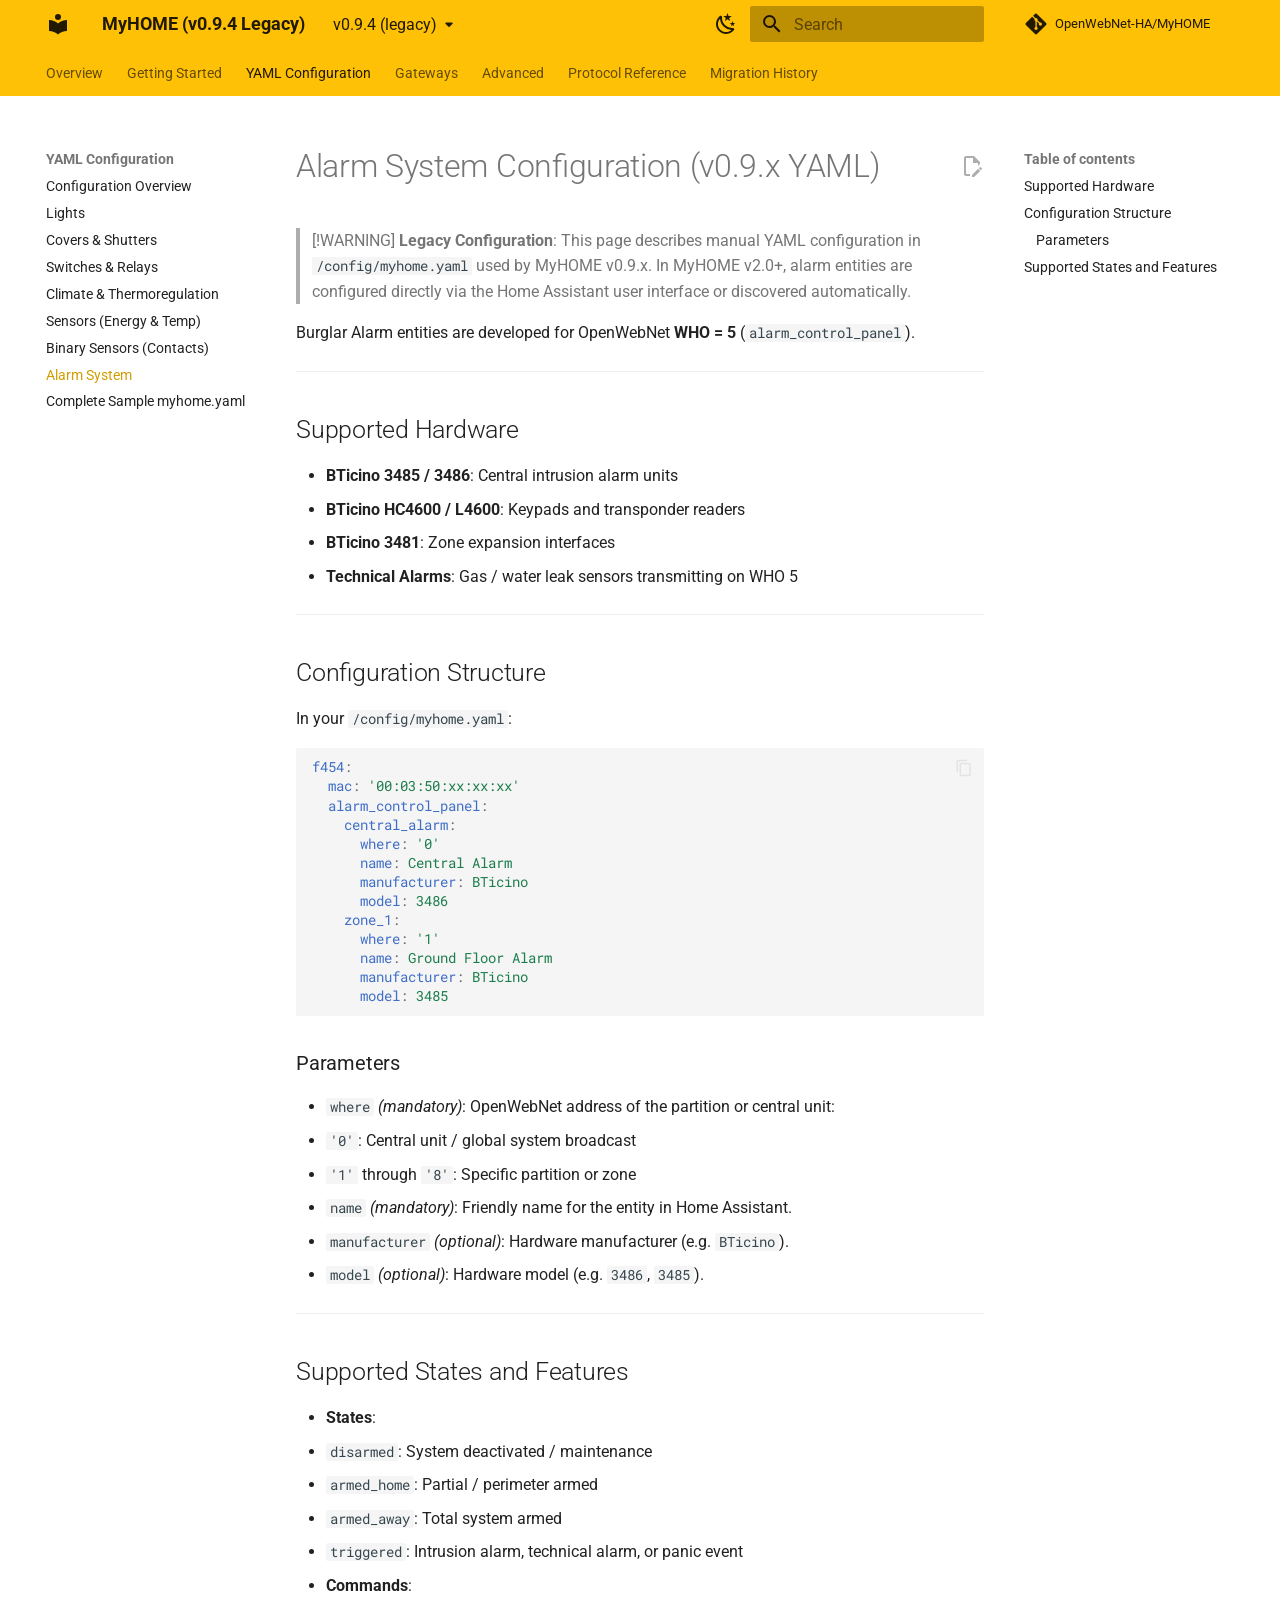
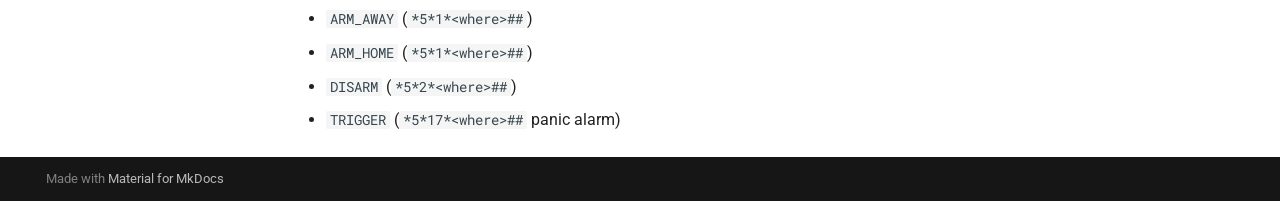
<file: 0.9.4/configuration/alarm/index.html>
<!doctype html>
<html lang="en" class="no-js">
  <head>
    
      <meta charset="utf-8">
      <meta name="viewport" content="width=device-width,initial-scale=1">
      
        <meta name="description" content="Legacy YAML configuration documentation for the MyHOME v0.9.4 Home Assistant integration.">
      
      
      
        <link rel="canonical" href="https://openwebnet-ha.github.io/MyHOME/0.9.4/configuration/alarm/">
      
      
        <link rel="prev" href="../binary-sensors/">
      
      
        <link rel="next" href="../sample-config/">
      
      
        
      
      
      <link rel="icon" href="../../assets/images/favicon.png">
      <meta name="generator" content="mkdocs-1.6.1, mkdocs-material-9.8.0">
    
    
      
        <title>Alarm System - MyHOME (v0.9.4 Legacy)</title>
      
    
    
      <link rel="stylesheet" href="../../assets/stylesheets/main.57a0d79d.min.css">
      
        
        <link rel="stylesheet" href="../../assets/stylesheets/palette.fb2fffe2.min.css">
      
      


    
    
      
    
    
      
        
        
        <link rel="preconnect" href="https://fonts.gstatic.com" crossorigin>
        <link rel="stylesheet" href="https://fonts.googleapis.com/css?family=Roboto:300,300i,400,400i,700,700i%7CRoboto+Mono:400,400i,700,700i&display=fallback">
        <style>:root{--md-text-font:"Roboto";--md-code-font:"Roboto Mono"}</style>
      
    
    
    <script>__md_scope=new URL("../..",location),__md_hash=e=>[...e].reduce(((e,_)=>(e<<5)-e+_.charCodeAt(0)),0),__md_get=(e,_=localStorage,t=__md_scope)=>JSON.parse(_.getItem(t.pathname+"."+e)),__md_set=(e,_,t=localStorage,a=__md_scope)=>{try{t.setItem(a.pathname+"."+e,JSON.stringify(_))}catch(e){}}</script>
    
      

    
    
  </head>
  
  
    
    
      
    
    
    
    
    <body dir="ltr" data-md-color-scheme="default" data-md-color-primary="amber" data-md-color-accent="teal">
  
    
    <input class="md-toggle" data-md-toggle="drawer" type="checkbox" id="__drawer" autocomplete="off">
    <input class="md-toggle" data-md-toggle="search" type="checkbox" id="__search" autocomplete="off">
    <label class="md-overlay" for="__drawer"></label>
    <div data-md-component="skip">
      
        
        <a href="#alarm-system-configuration-v09x-yaml" class="md-skip">
          Skip to content
        </a>
      
    </div>
    <div data-md-component="announce">
      
    </div>
    
      <div data-md-color-scheme="default" data-md-component="outdated" hidden>
        
      </div>
    
    
      

<header class="md-header" data-md-component="header">
  <nav class="md-header__inner md-grid" aria-label="Header">
    <a href="../.." title="MyHOME (v0.9.4 Legacy)" class="md-header__button md-logo" aria-label="MyHOME (v0.9.4 Legacy)" data-md-component="logo">
      
  
  <svg xmlns="http://www.w3.org/2000/svg" viewBox="0 0 24 24"><path d="M12 8a3 3 0 0 0 3-3 3 3 0 0 0-3-3 3 3 0 0 0-3 3 3 3 0 0 0 3 3m0 3.54C9.64 9.35 6.5 8 3 8v11c3.5 0 6.64 1.35 9 3.54 2.36-2.19 5.5-3.54 9-3.54V8c-3.5 0-6.64 1.35-9 3.54"/></svg>

    </a>
    <label class="md-header__button md-icon" for="__drawer">
      
      <svg xmlns="http://www.w3.org/2000/svg" viewBox="0 0 24 24"><path d="M3 6h18v2H3zm0 5h18v2H3zm0 5h18v2H3z"/></svg>
    </label>
    <div class="md-header__title" data-md-component="header-title">
      <div class="md-header__ellipsis">
        <div class="md-header__topic">
          <span class="md-ellipsis">
            MyHOME (v0.9.4 Legacy)
          </span>
        </div>
        <div class="md-header__topic" data-md-component="header-topic">
          <span class="md-ellipsis">
            
              Alarm System
            
          </span>
        </div>
      </div>
    </div>
    
      
        <form class="md-header__option" data-md-component="palette">
  
    
    
    
    <input class="md-option" data-md-color-media="" data-md-color-scheme="default" data-md-color-primary="amber" data-md-color-accent="teal"  aria-label="Switch to dark mode"  type="radio" name="__palette" id="__palette_0">
    
      <label class="md-header__button md-icon" title="Switch to dark mode" for="__palette_1" hidden>
        <svg xmlns="http://www.w3.org/2000/svg" viewBox="0 0 24 24"><path d="m17.75 4.09-2.53 1.94.91 3.06-2.63-1.81-2.63 1.81.91-3.06-2.53-1.94L12.44 4l1.06-3 1.06 3zm3.5 6.91-1.64 1.25.59 1.98-1.7-1.17-1.7 1.17.59-1.98L15.75 11l2.06-.05L18.5 9l.69 1.95zm-2.28 4.95c.83-.08 1.72 1.1 1.19 1.85-.32.45-.66.87-1.08 1.27C15.17 23 8.84 23 4.94 19.07c-3.91-3.9-3.91-10.24 0-14.14.4-.4.82-.76 1.27-1.08.75-.53 1.93.36 1.85 1.19-.27 2.86.69 5.83 2.89 8.02a9.96 9.96 0 0 0 8.02 2.89m-1.64 2.02a12.08 12.08 0 0 1-7.8-3.47c-2.17-2.19-3.33-5-3.49-7.82-2.81 3.14-2.7 7.96.31 10.98 3.02 3.01 7.84 3.12 10.98.31"/></svg>
      </label>
    
  
    
    
    
    <input class="md-option" data-md-color-media="" data-md-color-scheme="slate" data-md-color-primary="amber" data-md-color-accent="teal"  aria-label="Switch to light mode"  type="radio" name="__palette" id="__palette_1">
    
      <label class="md-header__button md-icon" title="Switch to light mode" for="__palette_0" hidden>
        <svg xmlns="http://www.w3.org/2000/svg" viewBox="0 0 24 24"><path d="M12 7a5 5 0 0 1 5 5 5 5 0 0 1-5 5 5 5 0 0 1-5-5 5 5 0 0 1 5-5m0 2a3 3 0 0 0-3 3 3 3 0 0 0 3 3 3 3 0 0 0 3-3 3 3 0 0 0-3-3m0-7 2.39 3.42C13.65 5.15 12.84 5 12 5s-1.65.15-2.39.42zM3.34 7l4.16-.35A7.2 7.2 0 0 0 5.94 8.5c-.44.74-.69 1.5-.83 2.29zm.02 10 1.76-3.77a7.131 7.131 0 0 0 2.38 4.14zM20.65 7l-1.77 3.79a7.02 7.02 0 0 0-2.38-4.15zm-.01 10-4.14.36c.59-.51 1.12-1.14 1.54-1.86.42-.73.69-1.5.83-2.29zM12 22l-2.41-3.44c.74.27 1.55.44 2.41.44.82 0 1.63-.17 2.37-.44z"/></svg>
      </label>
    
  
</form>
      
    
    
      <script>var palette=__md_get("__palette");if(palette&&palette.color){if("(prefers-color-scheme)"===palette.color.media){var media=matchMedia("(prefers-color-scheme: light)"),input=document.querySelector(media.matches?"[data-md-color-media='(prefers-color-scheme: light)']":"[data-md-color-media='(prefers-color-scheme: dark)']");palette.color.media=input.getAttribute("data-md-color-media"),palette.color.scheme=input.getAttribute("data-md-color-scheme"),palette.color.primary=input.getAttribute("data-md-color-primary"),palette.color.accent=input.getAttribute("data-md-color-accent")}for(var[key,value]of Object.entries(palette.color))document.body.setAttribute("data-md-color-"+key,value)}</script>
    
    
    
      
      
        <label class="md-header__button md-icon" for="__search">
          
          <svg xmlns="http://www.w3.org/2000/svg" viewBox="0 0 24 24"><path d="M9.5 3A6.5 6.5 0 0 1 16 9.5c0 1.61-.59 3.09-1.56 4.23l.27.27h.79l5 5-1.5 1.5-5-5v-.79l-.27-.27A6.52 6.52 0 0 1 9.5 16 6.5 6.5 0 0 1 3 9.5 6.5 6.5 0 0 1 9.5 3m0 2C7 5 5 7 5 9.5S7 14 9.5 14 14 12 14 9.5 12 5 9.5 5"/></svg>
        </label>
        <div class="md-search" data-md-component="search" role="dialog">
  <label class="md-search__overlay" for="__search"></label>
  <div class="md-search__inner" role="search">
    <form class="md-search__form" name="search">
      <input type="text" class="md-search__input" name="query" aria-label="Search" placeholder="Search" autocapitalize="off" autocorrect="off" autocomplete="off" spellcheck="false" data-md-component="search-query" required>
      <label class="md-search__icon md-icon" for="__search">
        
        <svg xmlns="http://www.w3.org/2000/svg" viewBox="0 0 24 24"><path d="M9.5 3A6.5 6.5 0 0 1 16 9.5c0 1.61-.59 3.09-1.56 4.23l.27.27h.79l5 5-1.5 1.5-5-5v-.79l-.27-.27A6.52 6.52 0 0 1 9.5 16 6.5 6.5 0 0 1 3 9.5 6.5 6.5 0 0 1 9.5 3m0 2C7 5 5 7 5 9.5S7 14 9.5 14 14 12 14 9.5 12 5 9.5 5"/></svg>
        
        <svg xmlns="http://www.w3.org/2000/svg" viewBox="0 0 24 24"><path d="M20 11v2H8l5.5 5.5-1.42 1.42L4.16 12l7.92-7.92L13.5 5.5 8 11z"/></svg>
      </label>
      <nav class="md-search__options" aria-label="Search">
        
        <button type="reset" class="md-search__icon md-icon" title="Clear" aria-label="Clear" tabindex="-1">
          
          <svg xmlns="http://www.w3.org/2000/svg" viewBox="0 0 24 24"><path d="M19 6.41 17.59 5 12 10.59 6.41 5 5 6.41 10.59 12 5 17.59 6.41 19 12 13.41 17.59 19 19 17.59 13.41 12z"/></svg>
        </button>
      </nav>
      
        <div class="md-search__suggest" data-md-component="search-suggest"></div>
      
    </form>
    <div class="md-search__output">
      <div class="md-search__scrollwrap" tabindex="0" data-md-scrollfix>
        <div class="md-search-result" data-md-component="search-result">
          <div class="md-search-result__meta">
            Initializing search
          </div>
          <ol class="md-search-result__list" role="presentation"></ol>
        </div>
      </div>
    </div>
  </div>
</div>
      
    
    
      <div class="md-header__source">
        <a href="https://github.com/OpenWebNet-HA/MyHOME" title="Go to repository" class="md-source" data-md-component="source">
  <div class="md-source__icon md-icon">
    
    <svg xmlns="http://www.w3.org/2000/svg" viewBox="0 0 448 512"><!--! Font Awesome Free 7.1.0 by @fontawesome - https://fontawesome.com License - https://fontawesome.com/license/free (Icons: CC BY 4.0, Fonts: SIL OFL 1.1, Code: MIT License) Copyright 2025 Fonticons, Inc.--><path d="M439.6 236.1 244 40.5c-5.4-5.5-12.8-8.5-20.4-8.5s-15 3-20.4 8.4L162.5 81l51.5 51.5c27.1-9.1 52.7 16.8 43.4 43.7l49.7 49.7c34.2-11.8 61.2 31 35.5 56.7-26.5 26.5-70.2-2.9-56-37.3L240.3 199v121.9c25.3 12.5 22.3 41.8 9.1 55-6.4 6.4-15.2 10.1-24.3 10.1s-17.8-3.6-24.3-10.1c-17.6-17.6-11.1-46.9 11.2-56v-123c-20.8-8.5-24.6-30.7-18.6-45L142.6 101 8.5 235.1C3 240.6 0 247.9 0 255.5s3 15 8.5 20.4l195.6 195.7c5.4 5.4 12.7 8.4 20.4 8.4s15-3 20.4-8.4l194.7-194.7c5.4-5.4 8.4-12.8 8.4-20.4s-3-15-8.4-20.4"/></svg>
  </div>
  <div class="md-source__repository">
    OpenWebNet-HA/MyHOME
  </div>
</a>
      </div>
    
  </nav>
  
</header>
    
    <div class="md-container" data-md-component="container">
      
      
        
          
            
<nav class="md-tabs" aria-label="Tabs" data-md-component="tabs">
  <div class="md-grid">
    <ul class="md-tabs__list">
      
        
  
  
  
  
    <li class="md-tabs__item">
      <a href="../.." class="md-tabs__link">
        
  
  
    
  
  Overview

      </a>
    </li>
  

      
        
  
  
  
  
    
    
      <li class="md-tabs__item">
        <a href="../../getting-started/installation/" class="md-tabs__link">
          
  
  
  Getting Started

        </a>
      </li>
    
  

      
        
  
  
  
    
  
  
    
    
      <li class="md-tabs__item md-tabs__item--active">
        <a href="../" class="md-tabs__link">
          
  
  
  YAML Configuration

        </a>
      </li>
    
  

      
        
  
  
  
  
    
    
      <li class="md-tabs__item">
        <a href="../../gateways/identification/" class="md-tabs__link">
          
  
  
  Gateways

        </a>
      </li>
    
  

      
        
  
  
  
  
    
    
      <li class="md-tabs__item">
        <a href="../../advanced/advanced-uses/" class="md-tabs__link">
          
  
  
  Advanced

        </a>
      </li>
    
  

      
        
  
  
  
  
    
    
      <li class="md-tabs__item">
        <a href="../../protocol/who-specifications/" class="md-tabs__link">
          
  
  
  Protocol Reference

        </a>
      </li>
    
  

      
        
  
  
  
  
    
    
      <li class="md-tabs__item">
        <a href="../../migration/legacy-pre-v09/" class="md-tabs__link">
          
  
  
  Migration History

        </a>
      </li>
    
  

      
    </ul>
  </div>
</nav>
          
        
      
      <main class="md-main" data-md-component="main">
        <div class="md-main__inner md-grid">
          
            
              
              <div class="md-sidebar md-sidebar--primary" data-md-component="sidebar" data-md-type="navigation" >
                <div class="md-sidebar__scrollwrap">
                  <div class="md-sidebar__inner">
                    


  


<nav class="md-nav md-nav--primary md-nav--lifted" aria-label="Navigation" data-md-level="0">
  <label class="md-nav__title" for="__drawer">
    <a href="../.." title="MyHOME (v0.9.4 Legacy)" class="md-nav__button md-logo" aria-label="MyHOME (v0.9.4 Legacy)" data-md-component="logo">
      
  
  <svg xmlns="http://www.w3.org/2000/svg" viewBox="0 0 24 24"><path d="M12 8a3 3 0 0 0 3-3 3 3 0 0 0-3-3 3 3 0 0 0-3 3 3 3 0 0 0 3 3m0 3.54C9.64 9.35 6.5 8 3 8v11c3.5 0 6.64 1.35 9 3.54 2.36-2.19 5.5-3.54 9-3.54V8c-3.5 0-6.64 1.35-9 3.54"/></svg>

    </a>
    MyHOME (v0.9.4 Legacy)
  </label>
  
    <div class="md-nav__source">
      <a href="https://github.com/OpenWebNet-HA/MyHOME" title="Go to repository" class="md-source" data-md-component="source">
  <div class="md-source__icon md-icon">
    
    <svg xmlns="http://www.w3.org/2000/svg" viewBox="0 0 448 512"><!--! Font Awesome Free 7.1.0 by @fontawesome - https://fontawesome.com License - https://fontawesome.com/license/free (Icons: CC BY 4.0, Fonts: SIL OFL 1.1, Code: MIT License) Copyright 2025 Fonticons, Inc.--><path d="M439.6 236.1 244 40.5c-5.4-5.5-12.8-8.5-20.4-8.5s-15 3-20.4 8.4L162.5 81l51.5 51.5c27.1-9.1 52.7 16.8 43.4 43.7l49.7 49.7c34.2-11.8 61.2 31 35.5 56.7-26.5 26.5-70.2-2.9-56-37.3L240.3 199v121.9c25.3 12.5 22.3 41.8 9.1 55-6.4 6.4-15.2 10.1-24.3 10.1s-17.8-3.6-24.3-10.1c-17.6-17.6-11.1-46.9 11.2-56v-123c-20.8-8.5-24.6-30.7-18.6-45L142.6 101 8.5 235.1C3 240.6 0 247.9 0 255.5s3 15 8.5 20.4l195.6 195.7c5.4 5.4 12.7 8.4 20.4 8.4s15-3 20.4-8.4l194.7-194.7c5.4-5.4 8.4-12.8 8.4-20.4s-3-15-8.4-20.4"/></svg>
  </div>
  <div class="md-source__repository">
    OpenWebNet-HA/MyHOME
  </div>
</a>
    </div>
  
  <ul class="md-nav__list" data-md-scrollfix>
    
      
      
  
  
  
  
    <li class="md-nav__item">
      <a href="../.." class="md-nav__link">
        
  
  
  <span class="md-ellipsis">
    
  
    Overview
  

    
  </span>
  
  

      </a>
    </li>
  

    
      
      
  
  
  
  
    
    
    
    
      
      
        
      
    
    
    <li class="md-nav__item md-nav__item--nested">
      
        
        
          
        
        <input class="md-nav__toggle md-toggle md-toggle--indeterminate" type="checkbox" id="__nav_2" >
        
          
          <label class="md-nav__link" for="__nav_2" id="__nav_2_label" tabindex="0">
            
  
  
  <span class="md-ellipsis">
    
  
    Getting Started
  

    
  </span>
  
  

            <span class="md-nav__icon md-icon"></span>
          </label>
        
        <nav class="md-nav" data-md-level="1" aria-labelledby="__nav_2_label" aria-expanded="false">
          <label class="md-nav__title" for="__nav_2">
            <span class="md-nav__icon md-icon"></span>
            
  
    Getting Started
  

          </label>
          <ul class="md-nav__list" data-md-scrollfix>
            
              
                
  
  
  
  
    <li class="md-nav__item">
      <a href="../../getting-started/installation/" class="md-nav__link">
        
  
  
  <span class="md-ellipsis">
    
  
    Installation
  

    
  </span>
  
  

      </a>
    </li>
  

              
            
          </ul>
        </nav>
      
    </li>
  

    
      
      
  
  
    
  
  
  
    
    
    
    
      
        
        
      
      
        
      
    
    
    <li class="md-nav__item md-nav__item--active md-nav__item--section md-nav__item--nested">
      
        
        
        <input class="md-nav__toggle md-toggle " type="checkbox" id="__nav_3" checked>
        
          
          <label class="md-nav__link" for="__nav_3" id="__nav_3_label" tabindex="">
            
  
  
  <span class="md-ellipsis">
    
  
    YAML Configuration
  

    
  </span>
  
  

            <span class="md-nav__icon md-icon"></span>
          </label>
        
        <nav class="md-nav" data-md-level="1" aria-labelledby="__nav_3_label" aria-expanded="true">
          <label class="md-nav__title" for="__nav_3">
            <span class="md-nav__icon md-icon"></span>
            
  
    YAML Configuration
  

          </label>
          <ul class="md-nav__list" data-md-scrollfix>
            
              
                
  
  
  
  
    <li class="md-nav__item">
      <a href="../" class="md-nav__link">
        
  
  
  <span class="md-ellipsis">
    
  
    Configuration Overview
  

    
  </span>
  
  

      </a>
    </li>
  

              
            
              
                
  
  
  
  
    <li class="md-nav__item">
      <a href="../lights/" class="md-nav__link">
        
  
  
  <span class="md-ellipsis">
    
  
    Lights
  

    
  </span>
  
  

      </a>
    </li>
  

              
            
              
                
  
  
  
  
    <li class="md-nav__item">
      <a href="../covers/" class="md-nav__link">
        
  
  
  <span class="md-ellipsis">
    
  
    Covers & Shutters
  

    
  </span>
  
  

      </a>
    </li>
  

              
            
              
                
  
  
  
  
    <li class="md-nav__item">
      <a href="../switches/" class="md-nav__link">
        
  
  
  <span class="md-ellipsis">
    
  
    Switches & Relays
  

    
  </span>
  
  

      </a>
    </li>
  

              
            
              
                
  
  
  
  
    <li class="md-nav__item">
      <a href="../climate/" class="md-nav__link">
        
  
  
  <span class="md-ellipsis">
    
  
    Climate & Thermoregulation
  

    
  </span>
  
  

      </a>
    </li>
  

              
            
              
                
  
  
  
  
    <li class="md-nav__item">
      <a href="../sensors/" class="md-nav__link">
        
  
  
  <span class="md-ellipsis">
    
  
    Sensors (Energy & Temp)
  

    
  </span>
  
  

      </a>
    </li>
  

              
            
              
                
  
  
  
  
    <li class="md-nav__item">
      <a href="../binary-sensors/" class="md-nav__link">
        
  
  
  <span class="md-ellipsis">
    
  
    Binary Sensors (Contacts)
  

    
  </span>
  
  

      </a>
    </li>
  

              
            
              
                
  
  
    
  
  
  
    <li class="md-nav__item md-nav__item--active">
      
      <input class="md-nav__toggle md-toggle" type="checkbox" id="__toc">
      
      
        
      
      
        <label class="md-nav__link md-nav__link--active" for="__toc">
          
  
  
  <span class="md-ellipsis">
    
  
    Alarm System
  

    
  </span>
  
  

          <span class="md-nav__icon md-icon"></span>
        </label>
      
      <a href="./" class="md-nav__link md-nav__link--active">
        
  
  
  <span class="md-ellipsis">
    
  
    Alarm System
  

    
  </span>
  
  

      </a>
      
        

<nav class="md-nav md-nav--secondary" aria-label="Table of contents">
  
  
  
    
  
  
    <label class="md-nav__title" for="__toc">
      <span class="md-nav__icon md-icon"></span>
      Table of contents
    </label>
    <ul class="md-nav__list" data-md-component="toc" data-md-scrollfix>
      
        <li class="md-nav__item">
  <a href="#supported-hardware" class="md-nav__link">
    <span class="md-ellipsis">
      
        Supported Hardware
      
    </span>
  </a>
  
</li>
      
        <li class="md-nav__item">
  <a href="#configuration-structure" class="md-nav__link">
    <span class="md-ellipsis">
      
        Configuration Structure
      
    </span>
  </a>
  
    <nav class="md-nav" aria-label="Configuration Structure">
      <ul class="md-nav__list">
        
          <li class="md-nav__item">
  <a href="#parameters" class="md-nav__link">
    <span class="md-ellipsis">
      
        Parameters
      
    </span>
  </a>
  
</li>
        
      </ul>
    </nav>
  
</li>
      
        <li class="md-nav__item">
  <a href="#supported-states-and-features" class="md-nav__link">
    <span class="md-ellipsis">
      
        Supported States and Features
      
    </span>
  </a>
  
</li>
      
    </ul>
  
</nav>
      
    </li>
  

              
            
              
                
  
  
  
  
    <li class="md-nav__item">
      <a href="../sample-config/" class="md-nav__link">
        
  
  
  <span class="md-ellipsis">
    
  
    Complete Sample myhome.yaml
  

    
  </span>
  
  

      </a>
    </li>
  

              
            
          </ul>
        </nav>
      
    </li>
  

    
      
      
  
  
  
  
    
    
    
    
      
      
        
      
    
    
    <li class="md-nav__item md-nav__item--nested">
      
        
        
          
        
        <input class="md-nav__toggle md-toggle md-toggle--indeterminate" type="checkbox" id="__nav_4" >
        
          
          <label class="md-nav__link" for="__nav_4" id="__nav_4_label" tabindex="0">
            
  
  
  <span class="md-ellipsis">
    
  
    Gateways
  

    
  </span>
  
  

            <span class="md-nav__icon md-icon"></span>
          </label>
        
        <nav class="md-nav" data-md-level="1" aria-labelledby="__nav_4_label" aria-expanded="false">
          <label class="md-nav__title" for="__nav_4">
            <span class="md-nav__icon md-icon"></span>
            
  
    Gateways
  

          </label>
          <ul class="md-nav__list" data-md-scrollfix>
            
              
                
  
  
  
  
    <li class="md-nav__item">
      <a href="../../gateways/identification/" class="md-nav__link">
        
  
  
  <span class="md-ellipsis">
    
  
    Gateway Identification
  

    
  </span>
  
  

      </a>
    </li>
  

              
            
              
                
  
  
  
  
    <li class="md-nav__item">
      <a href="../../gateways/timezone/" class="md-nav__link">
        
  
  
  <span class="md-ellipsis">
    
  
    Gateway Timezone
  

    
  </span>
  
  

      </a>
    </li>
  

              
            
          </ul>
        </nav>
      
    </li>
  

    
      
      
  
  
  
  
    
    
    
    
      
      
        
      
    
    
    <li class="md-nav__item md-nav__item--nested">
      
        
        
          
        
        <input class="md-nav__toggle md-toggle md-toggle--indeterminate" type="checkbox" id="__nav_5" >
        
          
          <label class="md-nav__link" for="__nav_5" id="__nav_5_label" tabindex="0">
            
  
  
  <span class="md-ellipsis">
    
  
    Advanced
  

    
  </span>
  
  

            <span class="md-nav__icon md-icon"></span>
          </label>
        
        <nav class="md-nav" data-md-level="1" aria-labelledby="__nav_5_label" aria-expanded="false">
          <label class="md-nav__title" for="__nav_5">
            <span class="md-nav__icon md-icon"></span>
            
  
    Advanced
  

          </label>
          <ul class="md-nav__list" data-md-scrollfix>
            
              
                
  
  
  
  
    <li class="md-nav__item">
      <a href="../../advanced/advanced-uses/" class="md-nav__link">
        
  
  
  <span class="md-ellipsis">
    
  
    Automations & Bus Events
  

    
  </span>
  
  

      </a>
    </li>
  

              
            
          </ul>
        </nav>
      
    </li>
  

    
      
      
  
  
  
  
    
    
    
    
      
      
        
      
    
    
    <li class="md-nav__item md-nav__item--nested">
      
        
        
          
        
        <input class="md-nav__toggle md-toggle md-toggle--indeterminate" type="checkbox" id="__nav_6" >
        
          
          <label class="md-nav__link" for="__nav_6" id="__nav_6_label" tabindex="0">
            
  
  
  <span class="md-ellipsis">
    
  
    Protocol Reference
  

    
  </span>
  
  

            <span class="md-nav__icon md-icon"></span>
          </label>
        
        <nav class="md-nav" data-md-level="1" aria-labelledby="__nav_6_label" aria-expanded="false">
          <label class="md-nav__title" for="__nav_6">
            <span class="md-nav__icon md-icon"></span>
            
  
    Protocol Reference
  

          </label>
          <ul class="md-nav__list" data-md-scrollfix>
            
              
                
  
  
  
  
    <li class="md-nav__item">
      <a href="../../protocol/who-specifications/" class="md-nav__link">
        
  
  
  <span class="md-ellipsis">
    
  
    OpenWebNet & WHO Specs
  

    
  </span>
  
  

      </a>
    </li>
  

              
            
          </ul>
        </nav>
      
    </li>
  

    
      
      
  
  
  
  
    
    
    
    
      
      
        
      
    
    
    <li class="md-nav__item md-nav__item--nested">
      
        
        
          
        
        <input class="md-nav__toggle md-toggle md-toggle--indeterminate" type="checkbox" id="__nav_7" >
        
          
          <label class="md-nav__link" for="__nav_7" id="__nav_7_label" tabindex="0">
            
  
  
  <span class="md-ellipsis">
    
  
    Migration History
  

    
  </span>
  
  

            <span class="md-nav__icon md-icon"></span>
          </label>
        
        <nav class="md-nav" data-md-level="1" aria-labelledby="__nav_7_label" aria-expanded="false">
          <label class="md-nav__title" for="__nav_7">
            <span class="md-nav__icon md-icon"></span>
            
  
    Migration History
  

          </label>
          <ul class="md-nav__list" data-md-scrollfix>
            
              
                
  
  
  
  
    <li class="md-nav__item">
      <a href="../../migration/legacy-pre-v09/" class="md-nav__link">
        
  
  
  <span class="md-ellipsis">
    
  
    Pre-v0.9 Legacy Config
  

    
  </span>
  
  

      </a>
    </li>
  

              
            
          </ul>
        </nav>
      
    </li>
  

    
  </ul>
</nav>
                  </div>
                </div>
              </div>
            
            
              
              <div class="md-sidebar md-sidebar--secondary" data-md-component="sidebar" data-md-type="toc" >
                <div class="md-sidebar__scrollwrap">
                  <div class="md-sidebar__inner">
                    

<nav class="md-nav md-nav--secondary" aria-label="Table of contents">
  
  
  
    
  
  
    <label class="md-nav__title" for="__toc">
      <span class="md-nav__icon md-icon"></span>
      Table of contents
    </label>
    <ul class="md-nav__list" data-md-component="toc" data-md-scrollfix>
      
        <li class="md-nav__item">
  <a href="#supported-hardware" class="md-nav__link">
    <span class="md-ellipsis">
      
        Supported Hardware
      
    </span>
  </a>
  
</li>
      
        <li class="md-nav__item">
  <a href="#configuration-structure" class="md-nav__link">
    <span class="md-ellipsis">
      
        Configuration Structure
      
    </span>
  </a>
  
    <nav class="md-nav" aria-label="Configuration Structure">
      <ul class="md-nav__list">
        
          <li class="md-nav__item">
  <a href="#parameters" class="md-nav__link">
    <span class="md-ellipsis">
      
        Parameters
      
    </span>
  </a>
  
</li>
        
      </ul>
    </nav>
  
</li>
      
        <li class="md-nav__item">
  <a href="#supported-states-and-features" class="md-nav__link">
    <span class="md-ellipsis">
      
        Supported States and Features
      
    </span>
  </a>
  
</li>
      
    </ul>
  
</nav>
                  </div>
                </div>
              </div>
            
          
          
            <div class="md-content" data-md-component="content">
              
              <article class="md-content__inner md-typeset">
                
                  


  
    <a href="https://github.com/OpenWebNet-HA/MyHOME/edit/v2-phase1-architecture/docs-v0.9/configuration/alarm.md" title="Edit this page" class="md-content__button md-icon" rel="edit">
      
      <svg xmlns="http://www.w3.org/2000/svg" viewBox="0 0 24 24"><path d="M10 20H6V4h7v5h5v3.1l2-2V8l-6-6H6c-1.1 0-2 .9-2 2v16c0 1.1.9 2 2 2h4zm10.2-7c.1 0 .3.1.4.2l1.3 1.3c.2.2.2.6 0 .8l-1 1-2.1-2.1 1-1c.1-.1.2-.2.4-.2m0 3.9L14.1 23H12v-2.1l6.1-6.1z"/></svg>
    </a>
  
  


<h1 id="alarm-system-configuration-v09x-yaml">Alarm System Configuration (v0.9.x YAML)<a class="headerlink" href="#alarm-system-configuration-v09x-yaml" title="Permanent link">&para;</a></h1>
<blockquote>
<p>[!WARNING]
<strong>Legacy Configuration</strong>: This page describes manual YAML configuration in <code>/config/myhome.yaml</code> used by MyHOME v0.9.x.
In MyHOME v2.0+, alarm entities are configured directly via the Home Assistant user interface or discovered automatically.</p>
</blockquote>
<p>Burglar Alarm entities are developed for OpenWebNet <strong>WHO = 5</strong> (<code>alarm_control_panel</code>).</p>
<hr />
<h2 id="supported-hardware">Supported Hardware<a class="headerlink" href="#supported-hardware" title="Permanent link">&para;</a></h2>
<ul>
<li><strong>BTicino 3485 / 3486</strong>: Central intrusion alarm units</li>
<li><strong>BTicino HC4600 / L4600</strong>: Keypads and transponder readers</li>
<li><strong>BTicino 3481</strong>: Zone expansion interfaces</li>
<li><strong>Technical Alarms</strong>: Gas / water leak sensors transmitting on WHO 5</li>
</ul>
<hr />
<h2 id="configuration-structure">Configuration Structure<a class="headerlink" href="#configuration-structure" title="Permanent link">&para;</a></h2>
<p>In your <code>/config/myhome.yaml</code>:</p>
<div class="language-yaml highlight"><pre><span></span><code><span id="__span-0-1"><a id="__codelineno-0-1" name="__codelineno-0-1" href="#__codelineno-0-1"></a><span class="nt">f454</span><span class="p">:</span>
</span><span id="__span-0-2"><a id="__codelineno-0-2" name="__codelineno-0-2" href="#__codelineno-0-2"></a><span class="w">  </span><span class="nt">mac</span><span class="p">:</span><span class="w"> </span><span class="s">'00:03:50:xx:xx:xx'</span>
</span><span id="__span-0-3"><a id="__codelineno-0-3" name="__codelineno-0-3" href="#__codelineno-0-3"></a><span class="w">  </span><span class="nt">alarm_control_panel</span><span class="p">:</span>
</span><span id="__span-0-4"><a id="__codelineno-0-4" name="__codelineno-0-4" href="#__codelineno-0-4"></a><span class="w">    </span><span class="nt">central_alarm</span><span class="p">:</span>
</span><span id="__span-0-5"><a id="__codelineno-0-5" name="__codelineno-0-5" href="#__codelineno-0-5"></a><span class="w">      </span><span class="nt">where</span><span class="p">:</span><span class="w"> </span><span class="s">'0'</span>
</span><span id="__span-0-6"><a id="__codelineno-0-6" name="__codelineno-0-6" href="#__codelineno-0-6"></a><span class="w">      </span><span class="nt">name</span><span class="p">:</span><span class="w"> </span><span class="l l-Scalar l-Scalar-Plain">Central Alarm</span>
</span><span id="__span-0-7"><a id="__codelineno-0-7" name="__codelineno-0-7" href="#__codelineno-0-7"></a><span class="w">      </span><span class="nt">manufacturer</span><span class="p">:</span><span class="w"> </span><span class="l l-Scalar l-Scalar-Plain">BTicino</span>
</span><span id="__span-0-8"><a id="__codelineno-0-8" name="__codelineno-0-8" href="#__codelineno-0-8"></a><span class="w">      </span><span class="nt">model</span><span class="p">:</span><span class="w"> </span><span class="l l-Scalar l-Scalar-Plain">3486</span>
</span><span id="__span-0-9"><a id="__codelineno-0-9" name="__codelineno-0-9" href="#__codelineno-0-9"></a><span class="w">    </span><span class="nt">zone_1</span><span class="p">:</span>
</span><span id="__span-0-10"><a id="__codelineno-0-10" name="__codelineno-0-10" href="#__codelineno-0-10"></a><span class="w">      </span><span class="nt">where</span><span class="p">:</span><span class="w"> </span><span class="s">'1'</span>
</span><span id="__span-0-11"><a id="__codelineno-0-11" name="__codelineno-0-11" href="#__codelineno-0-11"></a><span class="w">      </span><span class="nt">name</span><span class="p">:</span><span class="w"> </span><span class="l l-Scalar l-Scalar-Plain">Ground Floor Alarm</span>
</span><span id="__span-0-12"><a id="__codelineno-0-12" name="__codelineno-0-12" href="#__codelineno-0-12"></a><span class="w">      </span><span class="nt">manufacturer</span><span class="p">:</span><span class="w"> </span><span class="l l-Scalar l-Scalar-Plain">BTicino</span>
</span><span id="__span-0-13"><a id="__codelineno-0-13" name="__codelineno-0-13" href="#__codelineno-0-13"></a><span class="w">      </span><span class="nt">model</span><span class="p">:</span><span class="w"> </span><span class="l l-Scalar l-Scalar-Plain">3485</span>
</span></code></pre></div>
<h3 id="parameters">Parameters<a class="headerlink" href="#parameters" title="Permanent link">&para;</a></h3>
<ul>
<li><code>where</code> <em>(mandatory)</em>: OpenWebNet address of the partition or central unit:</li>
<li><code>'0'</code>: Central unit / global system broadcast</li>
<li><code>'1'</code> through <code>'8'</code>: Specific partition or zone</li>
<li><code>name</code> <em>(mandatory)</em>: Friendly name for the entity in Home Assistant.</li>
<li><code>manufacturer</code> <em>(optional)</em>: Hardware manufacturer (e.g. <code>BTicino</code>).</li>
<li><code>model</code> <em>(optional)</em>: Hardware model (e.g. <code>3486</code>, <code>3485</code>).</li>
</ul>
<hr />
<h2 id="supported-states-and-features">Supported States and Features<a class="headerlink" href="#supported-states-and-features" title="Permanent link">&para;</a></h2>
<ul>
<li><strong>States</strong>:</li>
<li><code>disarmed</code>: System deactivated / maintenance</li>
<li><code>armed_home</code>: Partial / perimeter armed</li>
<li><code>armed_away</code>: Total system armed</li>
<li><code>triggered</code>: Intrusion alarm, technical alarm, or panic event</li>
<li><strong>Commands</strong>:</li>
<li><code>ARM_AWAY</code> (<code>*5*1*&lt;where&gt;##</code>)</li>
<li><code>ARM_HOME</code> (<code>*5*1*&lt;where&gt;##</code>)</li>
<li><code>DISARM</code> (<code>*5*2*&lt;where&gt;##</code>)</li>
<li><code>TRIGGER</code> (<code>*5*17*&lt;where&gt;##</code> panic alarm)</li>
</ul>












                
              </article>
            </div>
          
          
<script>var target=document.getElementById(location.hash.slice(1));target&&target.name&&(target.checked=target.name.startsWith("__tabbed_"))</script>
        </div>
        
          <button type="button" class="md-top md-icon" data-md-component="top" hidden>
  
  <svg xmlns="http://www.w3.org/2000/svg" viewBox="0 0 24 24"><path d="M13 20h-2V8l-5.5 5.5-1.42-1.42L12 4.16l7.92 7.92-1.42 1.42L13 8z"/></svg>
  Back to top
</button>
        
      </main>
      
        <footer class="md-footer">
  
  <div class="md-footer-meta md-typeset">
    <div class="md-footer-meta__inner md-grid">
      <div class="md-copyright">
  
  
    Made with
    <a href="https://squidfunk.github.io/mkdocs-material/" target="_blank" rel="noopener">
      Material for MkDocs
    </a>
  
</div>
      
    </div>
  </div>
</footer>
      
    </div>
    <div class="md-dialog" data-md-component="dialog">
      <div class="md-dialog__inner md-typeset"></div>
    </div>
    
    
    
      
      
      <script id="__config" type="application/json">{"annotate": null, "base": "../..", "features": ["navigation.instant", "navigation.tracking", "navigation.tabs", "navigation.sections", "navigation.expand", "navigation.top", "search.suggest", "search.highlight", "content.code.copy", "content.action.edit"], "search": "../../assets/javascripts/workers/search.a7633da7.min.js", "tags": null, "translations": {"clipboard.copied": "Copied to clipboard", "clipboard.copy": "Copy to clipboard", "search.result.more.one": "1 more on this page", "search.result.more.other": "# more on this page", "search.result.none": "No matching documents", "search.result.one": "1 matching document", "search.result.other": "# matching documents", "search.result.placeholder": "Type to start searching", "search.result.term.missing": "Missing", "select.version": "Select version"}, "version": {"provider": "mike"}}</script>
    
    
      <script src="../../assets/javascripts/bundle.c21346df.min.js"></script>
      
    
  </body>
</html>
</file>
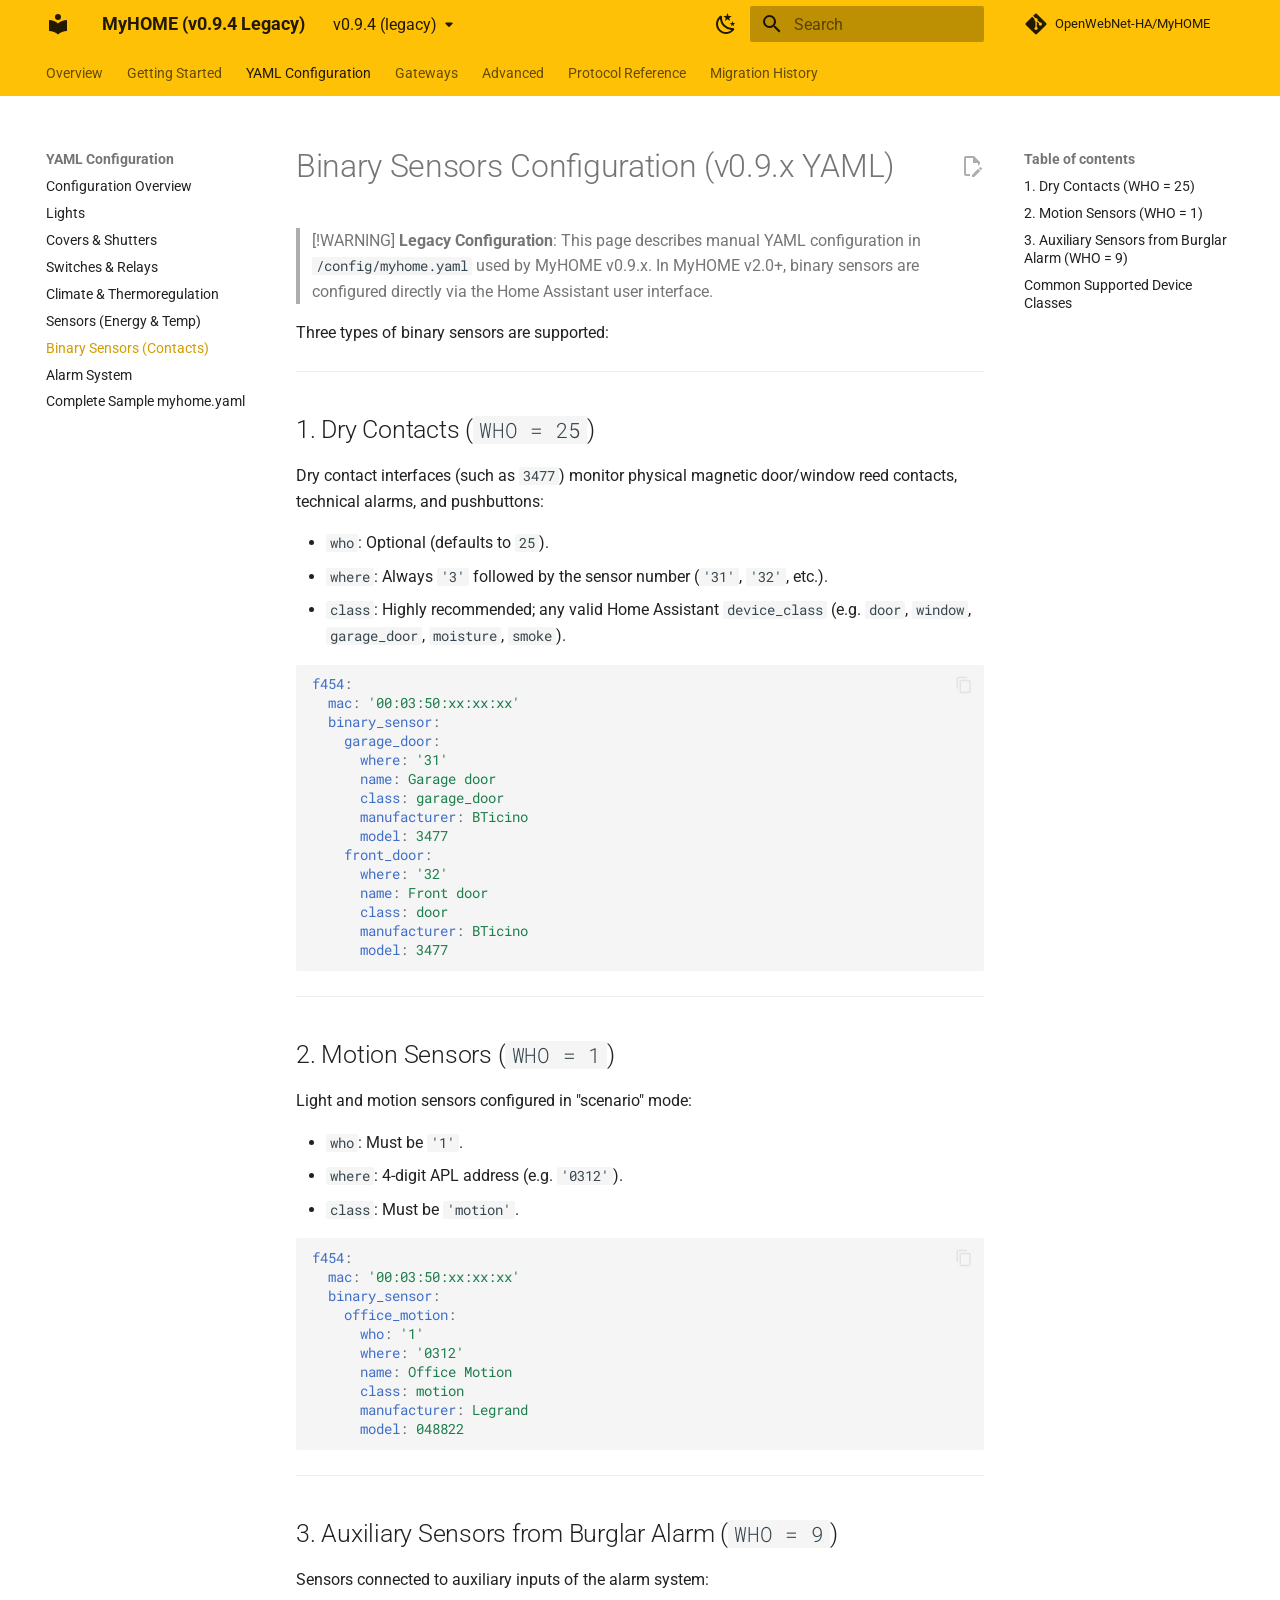
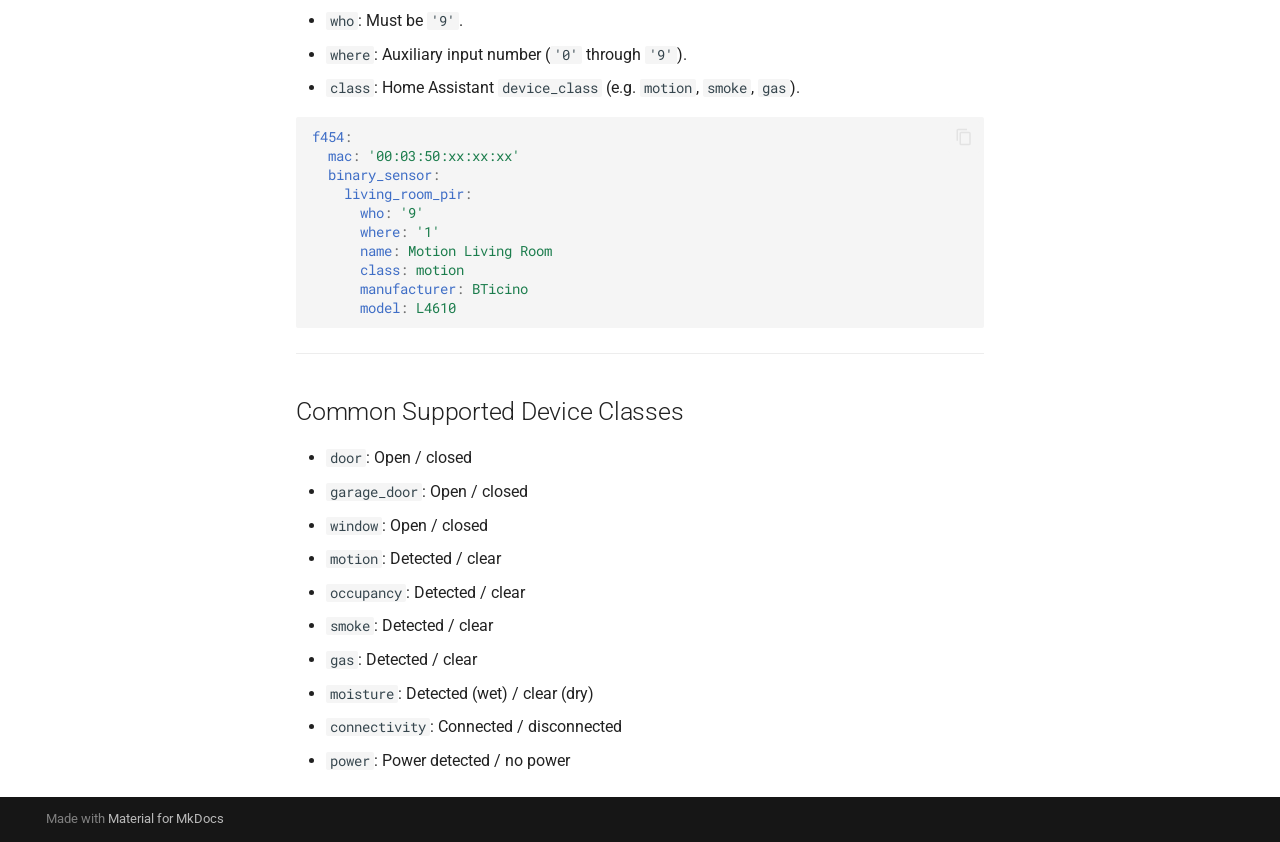
<file: 0.9.4/configuration/binary-sensors/index.html>
<!doctype html>
<html lang="en" class="no-js">
  <head>
    
      <meta charset="utf-8">
      <meta name="viewport" content="width=device-width,initial-scale=1">
      
        <meta name="description" content="Legacy YAML configuration documentation for the MyHOME v0.9.4 Home Assistant integration.">
      
      
      
        <link rel="canonical" href="https://openwebnet-ha.github.io/MyHOME/0.9.4/configuration/binary-sensors/">
      
      
        <link rel="prev" href="../sensors/">
      
      
        <link rel="next" href="../alarm/">
      
      
        
      
      
      <link rel="icon" href="../../assets/images/favicon.png">
      <meta name="generator" content="mkdocs-1.6.1, mkdocs-material-9.8.0">
    
    
      
        <title>Binary Sensors (Contacts) - MyHOME (v0.9.4 Legacy)</title>
      
    
    
      <link rel="stylesheet" href="../../assets/stylesheets/main.57a0d79d.min.css">
      
        
        <link rel="stylesheet" href="../../assets/stylesheets/palette.fb2fffe2.min.css">
      
      


    
    
      
    
    
      
        
        
        <link rel="preconnect" href="https://fonts.gstatic.com" crossorigin>
        <link rel="stylesheet" href="https://fonts.googleapis.com/css?family=Roboto:300,300i,400,400i,700,700i%7CRoboto+Mono:400,400i,700,700i&display=fallback">
        <style>:root{--md-text-font:"Roboto";--md-code-font:"Roboto Mono"}</style>
      
    
    
    <script>__md_scope=new URL("../..",location),__md_hash=e=>[...e].reduce(((e,_)=>(e<<5)-e+_.charCodeAt(0)),0),__md_get=(e,_=localStorage,t=__md_scope)=>JSON.parse(_.getItem(t.pathname+"."+e)),__md_set=(e,_,t=localStorage,a=__md_scope)=>{try{t.setItem(a.pathname+"."+e,JSON.stringify(_))}catch(e){}}</script>
    
      

    
    
  </head>
  
  
    
    
      
    
    
    
    
    <body dir="ltr" data-md-color-scheme="default" data-md-color-primary="amber" data-md-color-accent="teal">
  
    
    <input class="md-toggle" data-md-toggle="drawer" type="checkbox" id="__drawer" autocomplete="off">
    <input class="md-toggle" data-md-toggle="search" type="checkbox" id="__search" autocomplete="off">
    <label class="md-overlay" for="__drawer"></label>
    <div data-md-component="skip">
      
        
        <a href="#binary-sensors-configuration-v09x-yaml" class="md-skip">
          Skip to content
        </a>
      
    </div>
    <div data-md-component="announce">
      
    </div>
    
      <div data-md-color-scheme="default" data-md-component="outdated" hidden>
        
      </div>
    
    
      

<header class="md-header" data-md-component="header">
  <nav class="md-header__inner md-grid" aria-label="Header">
    <a href="../.." title="MyHOME (v0.9.4 Legacy)" class="md-header__button md-logo" aria-label="MyHOME (v0.9.4 Legacy)" data-md-component="logo">
      
  
  <svg xmlns="http://www.w3.org/2000/svg" viewBox="0 0 24 24"><path d="M12 8a3 3 0 0 0 3-3 3 3 0 0 0-3-3 3 3 0 0 0-3 3 3 3 0 0 0 3 3m0 3.54C9.64 9.35 6.5 8 3 8v11c3.5 0 6.64 1.35 9 3.54 2.36-2.19 5.5-3.54 9-3.54V8c-3.5 0-6.64 1.35-9 3.54"/></svg>

    </a>
    <label class="md-header__button md-icon" for="__drawer">
      
      <svg xmlns="http://www.w3.org/2000/svg" viewBox="0 0 24 24"><path d="M3 6h18v2H3zm0 5h18v2H3zm0 5h18v2H3z"/></svg>
    </label>
    <div class="md-header__title" data-md-component="header-title">
      <div class="md-header__ellipsis">
        <div class="md-header__topic">
          <span class="md-ellipsis">
            MyHOME (v0.9.4 Legacy)
          </span>
        </div>
        <div class="md-header__topic" data-md-component="header-topic">
          <span class="md-ellipsis">
            
              Binary Sensors (Contacts)
            
          </span>
        </div>
      </div>
    </div>
    
      
        <form class="md-header__option" data-md-component="palette">
  
    
    
    
    <input class="md-option" data-md-color-media="" data-md-color-scheme="default" data-md-color-primary="amber" data-md-color-accent="teal"  aria-label="Switch to dark mode"  type="radio" name="__palette" id="__palette_0">
    
      <label class="md-header__button md-icon" title="Switch to dark mode" for="__palette_1" hidden>
        <svg xmlns="http://www.w3.org/2000/svg" viewBox="0 0 24 24"><path d="m17.75 4.09-2.53 1.94.91 3.06-2.63-1.81-2.63 1.81.91-3.06-2.53-1.94L12.44 4l1.06-3 1.06 3zm3.5 6.91-1.64 1.25.59 1.98-1.7-1.17-1.7 1.17.59-1.98L15.75 11l2.06-.05L18.5 9l.69 1.95zm-2.28 4.95c.83-.08 1.72 1.1 1.19 1.85-.32.45-.66.87-1.08 1.27C15.17 23 8.84 23 4.94 19.07c-3.91-3.9-3.91-10.24 0-14.14.4-.4.82-.76 1.27-1.08.75-.53 1.93.36 1.85 1.19-.27 2.86.69 5.83 2.89 8.02a9.96 9.96 0 0 0 8.02 2.89m-1.64 2.02a12.08 12.08 0 0 1-7.8-3.47c-2.17-2.19-3.33-5-3.49-7.82-2.81 3.14-2.7 7.96.31 10.98 3.02 3.01 7.84 3.12 10.98.31"/></svg>
      </label>
    
  
    
    
    
    <input class="md-option" data-md-color-media="" data-md-color-scheme="slate" data-md-color-primary="amber" data-md-color-accent="teal"  aria-label="Switch to light mode"  type="radio" name="__palette" id="__palette_1">
    
      <label class="md-header__button md-icon" title="Switch to light mode" for="__palette_0" hidden>
        <svg xmlns="http://www.w3.org/2000/svg" viewBox="0 0 24 24"><path d="M12 7a5 5 0 0 1 5 5 5 5 0 0 1-5 5 5 5 0 0 1-5-5 5 5 0 0 1 5-5m0 2a3 3 0 0 0-3 3 3 3 0 0 0 3 3 3 3 0 0 0 3-3 3 3 0 0 0-3-3m0-7 2.39 3.42C13.65 5.15 12.84 5 12 5s-1.65.15-2.39.42zM3.34 7l4.16-.35A7.2 7.2 0 0 0 5.94 8.5c-.44.74-.69 1.5-.83 2.29zm.02 10 1.76-3.77a7.131 7.131 0 0 0 2.38 4.14zM20.65 7l-1.77 3.79a7.02 7.02 0 0 0-2.38-4.15zm-.01 10-4.14.36c.59-.51 1.12-1.14 1.54-1.86.42-.73.69-1.5.83-2.29zM12 22l-2.41-3.44c.74.27 1.55.44 2.41.44.82 0 1.63-.17 2.37-.44z"/></svg>
      </label>
    
  
</form>
      
    
    
      <script>var palette=__md_get("__palette");if(palette&&palette.color){if("(prefers-color-scheme)"===palette.color.media){var media=matchMedia("(prefers-color-scheme: light)"),input=document.querySelector(media.matches?"[data-md-color-media='(prefers-color-scheme: light)']":"[data-md-color-media='(prefers-color-scheme: dark)']");palette.color.media=input.getAttribute("data-md-color-media"),palette.color.scheme=input.getAttribute("data-md-color-scheme"),palette.color.primary=input.getAttribute("data-md-color-primary"),palette.color.accent=input.getAttribute("data-md-color-accent")}for(var[key,value]of Object.entries(palette.color))document.body.setAttribute("data-md-color-"+key,value)}</script>
    
    
    
      
      
        <label class="md-header__button md-icon" for="__search">
          
          <svg xmlns="http://www.w3.org/2000/svg" viewBox="0 0 24 24"><path d="M9.5 3A6.5 6.5 0 0 1 16 9.5c0 1.61-.59 3.09-1.56 4.23l.27.27h.79l5 5-1.5 1.5-5-5v-.79l-.27-.27A6.52 6.52 0 0 1 9.5 16 6.5 6.5 0 0 1 3 9.5 6.5 6.5 0 0 1 9.5 3m0 2C7 5 5 7 5 9.5S7 14 9.5 14 14 12 14 9.5 12 5 9.5 5"/></svg>
        </label>
        <div class="md-search" data-md-component="search" role="dialog">
  <label class="md-search__overlay" for="__search"></label>
  <div class="md-search__inner" role="search">
    <form class="md-search__form" name="search">
      <input type="text" class="md-search__input" name="query" aria-label="Search" placeholder="Search" autocapitalize="off" autocorrect="off" autocomplete="off" spellcheck="false" data-md-component="search-query" required>
      <label class="md-search__icon md-icon" for="__search">
        
        <svg xmlns="http://www.w3.org/2000/svg" viewBox="0 0 24 24"><path d="M9.5 3A6.5 6.5 0 0 1 16 9.5c0 1.61-.59 3.09-1.56 4.23l.27.27h.79l5 5-1.5 1.5-5-5v-.79l-.27-.27A6.52 6.52 0 0 1 9.5 16 6.5 6.5 0 0 1 3 9.5 6.5 6.5 0 0 1 9.5 3m0 2C7 5 5 7 5 9.5S7 14 9.5 14 14 12 14 9.5 12 5 9.5 5"/></svg>
        
        <svg xmlns="http://www.w3.org/2000/svg" viewBox="0 0 24 24"><path d="M20 11v2H8l5.5 5.5-1.42 1.42L4.16 12l7.92-7.92L13.5 5.5 8 11z"/></svg>
      </label>
      <nav class="md-search__options" aria-label="Search">
        
        <button type="reset" class="md-search__icon md-icon" title="Clear" aria-label="Clear" tabindex="-1">
          
          <svg xmlns="http://www.w3.org/2000/svg" viewBox="0 0 24 24"><path d="M19 6.41 17.59 5 12 10.59 6.41 5 5 6.41 10.59 12 5 17.59 6.41 19 12 13.41 17.59 19 19 17.59 13.41 12z"/></svg>
        </button>
      </nav>
      
        <div class="md-search__suggest" data-md-component="search-suggest"></div>
      
    </form>
    <div class="md-search__output">
      <div class="md-search__scrollwrap" tabindex="0" data-md-scrollfix>
        <div class="md-search-result" data-md-component="search-result">
          <div class="md-search-result__meta">
            Initializing search
          </div>
          <ol class="md-search-result__list" role="presentation"></ol>
        </div>
      </div>
    </div>
  </div>
</div>
      
    
    
      <div class="md-header__source">
        <a href="https://github.com/OpenWebNet-HA/MyHOME" title="Go to repository" class="md-source" data-md-component="source">
  <div class="md-source__icon md-icon">
    
    <svg xmlns="http://www.w3.org/2000/svg" viewBox="0 0 448 512"><!--! Font Awesome Free 7.1.0 by @fontawesome - https://fontawesome.com License - https://fontawesome.com/license/free (Icons: CC BY 4.0, Fonts: SIL OFL 1.1, Code: MIT License) Copyright 2025 Fonticons, Inc.--><path d="M439.6 236.1 244 40.5c-5.4-5.5-12.8-8.5-20.4-8.5s-15 3-20.4 8.4L162.5 81l51.5 51.5c27.1-9.1 52.7 16.8 43.4 43.7l49.7 49.7c34.2-11.8 61.2 31 35.5 56.7-26.5 26.5-70.2-2.9-56-37.3L240.3 199v121.9c25.3 12.5 22.3 41.8 9.1 55-6.4 6.4-15.2 10.1-24.3 10.1s-17.8-3.6-24.3-10.1c-17.6-17.6-11.1-46.9 11.2-56v-123c-20.8-8.5-24.6-30.7-18.6-45L142.6 101 8.5 235.1C3 240.6 0 247.9 0 255.5s3 15 8.5 20.4l195.6 195.7c5.4 5.4 12.7 8.4 20.4 8.4s15-3 20.4-8.4l194.7-194.7c5.4-5.4 8.4-12.8 8.4-20.4s-3-15-8.4-20.4"/></svg>
  </div>
  <div class="md-source__repository">
    OpenWebNet-HA/MyHOME
  </div>
</a>
      </div>
    
  </nav>
  
</header>
    
    <div class="md-container" data-md-component="container">
      
      
        
          
            
<nav class="md-tabs" aria-label="Tabs" data-md-component="tabs">
  <div class="md-grid">
    <ul class="md-tabs__list">
      
        
  
  
  
  
    <li class="md-tabs__item">
      <a href="../.." class="md-tabs__link">
        
  
  
    
  
  Overview

      </a>
    </li>
  

      
        
  
  
  
  
    
    
      <li class="md-tabs__item">
        <a href="../../getting-started/installation/" class="md-tabs__link">
          
  
  
  Getting Started

        </a>
      </li>
    
  

      
        
  
  
  
    
  
  
    
    
      <li class="md-tabs__item md-tabs__item--active">
        <a href="../" class="md-tabs__link">
          
  
  
  YAML Configuration

        </a>
      </li>
    
  

      
        
  
  
  
  
    
    
      <li class="md-tabs__item">
        <a href="../../gateways/identification/" class="md-tabs__link">
          
  
  
  Gateways

        </a>
      </li>
    
  

      
        
  
  
  
  
    
    
      <li class="md-tabs__item">
        <a href="../../advanced/advanced-uses/" class="md-tabs__link">
          
  
  
  Advanced

        </a>
      </li>
    
  

      
        
  
  
  
  
    
    
      <li class="md-tabs__item">
        <a href="../../protocol/who-specifications/" class="md-tabs__link">
          
  
  
  Protocol Reference

        </a>
      </li>
    
  

      
        
  
  
  
  
    
    
      <li class="md-tabs__item">
        <a href="../../migration/legacy-pre-v09/" class="md-tabs__link">
          
  
  
  Migration History

        </a>
      </li>
    
  

      
    </ul>
  </div>
</nav>
          
        
      
      <main class="md-main" data-md-component="main">
        <div class="md-main__inner md-grid">
          
            
              
              <div class="md-sidebar md-sidebar--primary" data-md-component="sidebar" data-md-type="navigation" >
                <div class="md-sidebar__scrollwrap">
                  <div class="md-sidebar__inner">
                    


  


<nav class="md-nav md-nav--primary md-nav--lifted" aria-label="Navigation" data-md-level="0">
  <label class="md-nav__title" for="__drawer">
    <a href="../.." title="MyHOME (v0.9.4 Legacy)" class="md-nav__button md-logo" aria-label="MyHOME (v0.9.4 Legacy)" data-md-component="logo">
      
  
  <svg xmlns="http://www.w3.org/2000/svg" viewBox="0 0 24 24"><path d="M12 8a3 3 0 0 0 3-3 3 3 0 0 0-3-3 3 3 0 0 0-3 3 3 3 0 0 0 3 3m0 3.54C9.64 9.35 6.5 8 3 8v11c3.5 0 6.64 1.35 9 3.54 2.36-2.19 5.5-3.54 9-3.54V8c-3.5 0-6.64 1.35-9 3.54"/></svg>

    </a>
    MyHOME (v0.9.4 Legacy)
  </label>
  
    <div class="md-nav__source">
      <a href="https://github.com/OpenWebNet-HA/MyHOME" title="Go to repository" class="md-source" data-md-component="source">
  <div class="md-source__icon md-icon">
    
    <svg xmlns="http://www.w3.org/2000/svg" viewBox="0 0 448 512"><!--! Font Awesome Free 7.1.0 by @fontawesome - https://fontawesome.com License - https://fontawesome.com/license/free (Icons: CC BY 4.0, Fonts: SIL OFL 1.1, Code: MIT License) Copyright 2025 Fonticons, Inc.--><path d="M439.6 236.1 244 40.5c-5.4-5.5-12.8-8.5-20.4-8.5s-15 3-20.4 8.4L162.5 81l51.5 51.5c27.1-9.1 52.7 16.8 43.4 43.7l49.7 49.7c34.2-11.8 61.2 31 35.5 56.7-26.5 26.5-70.2-2.9-56-37.3L240.3 199v121.9c25.3 12.5 22.3 41.8 9.1 55-6.4 6.4-15.2 10.1-24.3 10.1s-17.8-3.6-24.3-10.1c-17.6-17.6-11.1-46.9 11.2-56v-123c-20.8-8.5-24.6-30.7-18.6-45L142.6 101 8.5 235.1C3 240.6 0 247.9 0 255.5s3 15 8.5 20.4l195.6 195.7c5.4 5.4 12.7 8.4 20.4 8.4s15-3 20.4-8.4l194.7-194.7c5.4-5.4 8.4-12.8 8.4-20.4s-3-15-8.4-20.4"/></svg>
  </div>
  <div class="md-source__repository">
    OpenWebNet-HA/MyHOME
  </div>
</a>
    </div>
  
  <ul class="md-nav__list" data-md-scrollfix>
    
      
      
  
  
  
  
    <li class="md-nav__item">
      <a href="../.." class="md-nav__link">
        
  
  
  <span class="md-ellipsis">
    
  
    Overview
  

    
  </span>
  
  

      </a>
    </li>
  

    
      
      
  
  
  
  
    
    
    
    
      
      
        
      
    
    
    <li class="md-nav__item md-nav__item--nested">
      
        
        
          
        
        <input class="md-nav__toggle md-toggle md-toggle--indeterminate" type="checkbox" id="__nav_2" >
        
          
          <label class="md-nav__link" for="__nav_2" id="__nav_2_label" tabindex="0">
            
  
  
  <span class="md-ellipsis">
    
  
    Getting Started
  

    
  </span>
  
  

            <span class="md-nav__icon md-icon"></span>
          </label>
        
        <nav class="md-nav" data-md-level="1" aria-labelledby="__nav_2_label" aria-expanded="false">
          <label class="md-nav__title" for="__nav_2">
            <span class="md-nav__icon md-icon"></span>
            
  
    Getting Started
  

          </label>
          <ul class="md-nav__list" data-md-scrollfix>
            
              
                
  
  
  
  
    <li class="md-nav__item">
      <a href="../../getting-started/installation/" class="md-nav__link">
        
  
  
  <span class="md-ellipsis">
    
  
    Installation
  

    
  </span>
  
  

      </a>
    </li>
  

              
            
          </ul>
        </nav>
      
    </li>
  

    
      
      
  
  
    
  
  
  
    
    
    
    
      
        
        
      
      
        
      
    
    
    <li class="md-nav__item md-nav__item--active md-nav__item--section md-nav__item--nested">
      
        
        
        <input class="md-nav__toggle md-toggle " type="checkbox" id="__nav_3" checked>
        
          
          <label class="md-nav__link" for="__nav_3" id="__nav_3_label" tabindex="">
            
  
  
  <span class="md-ellipsis">
    
  
    YAML Configuration
  

    
  </span>
  
  

            <span class="md-nav__icon md-icon"></span>
          </label>
        
        <nav class="md-nav" data-md-level="1" aria-labelledby="__nav_3_label" aria-expanded="true">
          <label class="md-nav__title" for="__nav_3">
            <span class="md-nav__icon md-icon"></span>
            
  
    YAML Configuration
  

          </label>
          <ul class="md-nav__list" data-md-scrollfix>
            
              
                
  
  
  
  
    <li class="md-nav__item">
      <a href="../" class="md-nav__link">
        
  
  
  <span class="md-ellipsis">
    
  
    Configuration Overview
  

    
  </span>
  
  

      </a>
    </li>
  

              
            
              
                
  
  
  
  
    <li class="md-nav__item">
      <a href="../lights/" class="md-nav__link">
        
  
  
  <span class="md-ellipsis">
    
  
    Lights
  

    
  </span>
  
  

      </a>
    </li>
  

              
            
              
                
  
  
  
  
    <li class="md-nav__item">
      <a href="../covers/" class="md-nav__link">
        
  
  
  <span class="md-ellipsis">
    
  
    Covers & Shutters
  

    
  </span>
  
  

      </a>
    </li>
  

              
            
              
                
  
  
  
  
    <li class="md-nav__item">
      <a href="../switches/" class="md-nav__link">
        
  
  
  <span class="md-ellipsis">
    
  
    Switches & Relays
  

    
  </span>
  
  

      </a>
    </li>
  

              
            
              
                
  
  
  
  
    <li class="md-nav__item">
      <a href="../climate/" class="md-nav__link">
        
  
  
  <span class="md-ellipsis">
    
  
    Climate & Thermoregulation
  

    
  </span>
  
  

      </a>
    </li>
  

              
            
              
                
  
  
  
  
    <li class="md-nav__item">
      <a href="../sensors/" class="md-nav__link">
        
  
  
  <span class="md-ellipsis">
    
  
    Sensors (Energy & Temp)
  

    
  </span>
  
  

      </a>
    </li>
  

              
            
              
                
  
  
    
  
  
  
    <li class="md-nav__item md-nav__item--active">
      
      <input class="md-nav__toggle md-toggle" type="checkbox" id="__toc">
      
      
        
      
      
        <label class="md-nav__link md-nav__link--active" for="__toc">
          
  
  
  <span class="md-ellipsis">
    
  
    Binary Sensors (Contacts)
  

    
  </span>
  
  

          <span class="md-nav__icon md-icon"></span>
        </label>
      
      <a href="./" class="md-nav__link md-nav__link--active">
        
  
  
  <span class="md-ellipsis">
    
  
    Binary Sensors (Contacts)
  

    
  </span>
  
  

      </a>
      
        

<nav class="md-nav md-nav--secondary" aria-label="Table of contents">
  
  
  
    
  
  
    <label class="md-nav__title" for="__toc">
      <span class="md-nav__icon md-icon"></span>
      Table of contents
    </label>
    <ul class="md-nav__list" data-md-component="toc" data-md-scrollfix>
      
        <li class="md-nav__item">
  <a href="#1-dry-contacts-who-25" class="md-nav__link">
    <span class="md-ellipsis">
      
        1. Dry Contacts (WHO = 25)
      
    </span>
  </a>
  
</li>
      
        <li class="md-nav__item">
  <a href="#2-motion-sensors-who-1" class="md-nav__link">
    <span class="md-ellipsis">
      
        2. Motion Sensors (WHO = 1)
      
    </span>
  </a>
  
</li>
      
        <li class="md-nav__item">
  <a href="#3-auxiliary-sensors-from-burglar-alarm-who-9" class="md-nav__link">
    <span class="md-ellipsis">
      
        3. Auxiliary Sensors from Burglar Alarm (WHO = 9)
      
    </span>
  </a>
  
</li>
      
        <li class="md-nav__item">
  <a href="#common-supported-device-classes" class="md-nav__link">
    <span class="md-ellipsis">
      
        Common Supported Device Classes
      
    </span>
  </a>
  
</li>
      
    </ul>
  
</nav>
      
    </li>
  

              
            
              
                
  
  
  
  
    <li class="md-nav__item">
      <a href="../alarm/" class="md-nav__link">
        
  
  
  <span class="md-ellipsis">
    
  
    Alarm System
  

    
  </span>
  
  

      </a>
    </li>
  

              
            
              
                
  
  
  
  
    <li class="md-nav__item">
      <a href="../sample-config/" class="md-nav__link">
        
  
  
  <span class="md-ellipsis">
    
  
    Complete Sample myhome.yaml
  

    
  </span>
  
  

      </a>
    </li>
  

              
            
          </ul>
        </nav>
      
    </li>
  

    
      
      
  
  
  
  
    
    
    
    
      
      
        
      
    
    
    <li class="md-nav__item md-nav__item--nested">
      
        
        
          
        
        <input class="md-nav__toggle md-toggle md-toggle--indeterminate" type="checkbox" id="__nav_4" >
        
          
          <label class="md-nav__link" for="__nav_4" id="__nav_4_label" tabindex="0">
            
  
  
  <span class="md-ellipsis">
    
  
    Gateways
  

    
  </span>
  
  

            <span class="md-nav__icon md-icon"></span>
          </label>
        
        <nav class="md-nav" data-md-level="1" aria-labelledby="__nav_4_label" aria-expanded="false">
          <label class="md-nav__title" for="__nav_4">
            <span class="md-nav__icon md-icon"></span>
            
  
    Gateways
  

          </label>
          <ul class="md-nav__list" data-md-scrollfix>
            
              
                
  
  
  
  
    <li class="md-nav__item">
      <a href="../../gateways/identification/" class="md-nav__link">
        
  
  
  <span class="md-ellipsis">
    
  
    Gateway Identification
  

    
  </span>
  
  

      </a>
    </li>
  

              
            
              
                
  
  
  
  
    <li class="md-nav__item">
      <a href="../../gateways/timezone/" class="md-nav__link">
        
  
  
  <span class="md-ellipsis">
    
  
    Gateway Timezone
  

    
  </span>
  
  

      </a>
    </li>
  

              
            
          </ul>
        </nav>
      
    </li>
  

    
      
      
  
  
  
  
    
    
    
    
      
      
        
      
    
    
    <li class="md-nav__item md-nav__item--nested">
      
        
        
          
        
        <input class="md-nav__toggle md-toggle md-toggle--indeterminate" type="checkbox" id="__nav_5" >
        
          
          <label class="md-nav__link" for="__nav_5" id="__nav_5_label" tabindex="0">
            
  
  
  <span class="md-ellipsis">
    
  
    Advanced
  

    
  </span>
  
  

            <span class="md-nav__icon md-icon"></span>
          </label>
        
        <nav class="md-nav" data-md-level="1" aria-labelledby="__nav_5_label" aria-expanded="false">
          <label class="md-nav__title" for="__nav_5">
            <span class="md-nav__icon md-icon"></span>
            
  
    Advanced
  

          </label>
          <ul class="md-nav__list" data-md-scrollfix>
            
              
                
  
  
  
  
    <li class="md-nav__item">
      <a href="../../advanced/advanced-uses/" class="md-nav__link">
        
  
  
  <span class="md-ellipsis">
    
  
    Automations & Bus Events
  

    
  </span>
  
  

      </a>
    </li>
  

              
            
          </ul>
        </nav>
      
    </li>
  

    
      
      
  
  
  
  
    
    
    
    
      
      
        
      
    
    
    <li class="md-nav__item md-nav__item--nested">
      
        
        
          
        
        <input class="md-nav__toggle md-toggle md-toggle--indeterminate" type="checkbox" id="__nav_6" >
        
          
          <label class="md-nav__link" for="__nav_6" id="__nav_6_label" tabindex="0">
            
  
  
  <span class="md-ellipsis">
    
  
    Protocol Reference
  

    
  </span>
  
  

            <span class="md-nav__icon md-icon"></span>
          </label>
        
        <nav class="md-nav" data-md-level="1" aria-labelledby="__nav_6_label" aria-expanded="false">
          <label class="md-nav__title" for="__nav_6">
            <span class="md-nav__icon md-icon"></span>
            
  
    Protocol Reference
  

          </label>
          <ul class="md-nav__list" data-md-scrollfix>
            
              
                
  
  
  
  
    <li class="md-nav__item">
      <a href="../../protocol/who-specifications/" class="md-nav__link">
        
  
  
  <span class="md-ellipsis">
    
  
    OpenWebNet & WHO Specs
  

    
  </span>
  
  

      </a>
    </li>
  

              
            
          </ul>
        </nav>
      
    </li>
  

    
      
      
  
  
  
  
    
    
    
    
      
      
        
      
    
    
    <li class="md-nav__item md-nav__item--nested">
      
        
        
          
        
        <input class="md-nav__toggle md-toggle md-toggle--indeterminate" type="checkbox" id="__nav_7" >
        
          
          <label class="md-nav__link" for="__nav_7" id="__nav_7_label" tabindex="0">
            
  
  
  <span class="md-ellipsis">
    
  
    Migration History
  

    
  </span>
  
  

            <span class="md-nav__icon md-icon"></span>
          </label>
        
        <nav class="md-nav" data-md-level="1" aria-labelledby="__nav_7_label" aria-expanded="false">
          <label class="md-nav__title" for="__nav_7">
            <span class="md-nav__icon md-icon"></span>
            
  
    Migration History
  

          </label>
          <ul class="md-nav__list" data-md-scrollfix>
            
              
                
  
  
  
  
    <li class="md-nav__item">
      <a href="../../migration/legacy-pre-v09/" class="md-nav__link">
        
  
  
  <span class="md-ellipsis">
    
  
    Pre-v0.9 Legacy Config
  

    
  </span>
  
  

      </a>
    </li>
  

              
            
          </ul>
        </nav>
      
    </li>
  

    
  </ul>
</nav>
                  </div>
                </div>
              </div>
            
            
              
              <div class="md-sidebar md-sidebar--secondary" data-md-component="sidebar" data-md-type="toc" >
                <div class="md-sidebar__scrollwrap">
                  <div class="md-sidebar__inner">
                    

<nav class="md-nav md-nav--secondary" aria-label="Table of contents">
  
  
  
    
  
  
    <label class="md-nav__title" for="__toc">
      <span class="md-nav__icon md-icon"></span>
      Table of contents
    </label>
    <ul class="md-nav__list" data-md-component="toc" data-md-scrollfix>
      
        <li class="md-nav__item">
  <a href="#1-dry-contacts-who-25" class="md-nav__link">
    <span class="md-ellipsis">
      
        1. Dry Contacts (WHO = 25)
      
    </span>
  </a>
  
</li>
      
        <li class="md-nav__item">
  <a href="#2-motion-sensors-who-1" class="md-nav__link">
    <span class="md-ellipsis">
      
        2. Motion Sensors (WHO = 1)
      
    </span>
  </a>
  
</li>
      
        <li class="md-nav__item">
  <a href="#3-auxiliary-sensors-from-burglar-alarm-who-9" class="md-nav__link">
    <span class="md-ellipsis">
      
        3. Auxiliary Sensors from Burglar Alarm (WHO = 9)
      
    </span>
  </a>
  
</li>
      
        <li class="md-nav__item">
  <a href="#common-supported-device-classes" class="md-nav__link">
    <span class="md-ellipsis">
      
        Common Supported Device Classes
      
    </span>
  </a>
  
</li>
      
    </ul>
  
</nav>
                  </div>
                </div>
              </div>
            
          
          
            <div class="md-content" data-md-component="content">
              
              <article class="md-content__inner md-typeset">
                
                  


  
    <a href="https://github.com/OpenWebNet-HA/MyHOME/edit/v2-phase1-architecture/docs-v0.9/configuration/binary-sensors.md" title="Edit this page" class="md-content__button md-icon" rel="edit">
      
      <svg xmlns="http://www.w3.org/2000/svg" viewBox="0 0 24 24"><path d="M10 20H6V4h7v5h5v3.1l2-2V8l-6-6H6c-1.1 0-2 .9-2 2v16c0 1.1.9 2 2 2h4zm10.2-7c.1 0 .3.1.4.2l1.3 1.3c.2.2.2.6 0 .8l-1 1-2.1-2.1 1-1c.1-.1.2-.2.4-.2m0 3.9L14.1 23H12v-2.1l6.1-6.1z"/></svg>
    </a>
  
  


<h1 id="binary-sensors-configuration-v09x-yaml">Binary Sensors Configuration (v0.9.x YAML)<a class="headerlink" href="#binary-sensors-configuration-v09x-yaml" title="Permanent link">&para;</a></h1>
<blockquote>
<p>[!WARNING]
<strong>Legacy Configuration</strong>: This page describes manual YAML configuration in <code>/config/myhome.yaml</code> used by MyHOME v0.9.x.
In MyHOME v2.0+, binary sensors are configured directly via the Home Assistant user interface.</p>
</blockquote>
<p>Three types of binary sensors are supported:</p>
<hr />
<h2 id="1-dry-contacts-who-25">1. Dry Contacts (<code>WHO = 25</code>)<a class="headerlink" href="#1-dry-contacts-who-25" title="Permanent link">&para;</a></h2>
<p>Dry contact interfaces (such as <code>3477</code>) monitor physical magnetic door/window reed contacts, technical alarms, and pushbuttons:</p>
<ul>
<li><code>who</code>: Optional (defaults to <code>25</code>).</li>
<li><code>where</code>: Always <code>'3'</code> followed by the sensor number (<code>'31'</code>, <code>'32'</code>, etc.).</li>
<li><code>class</code>: Highly recommended; any valid Home Assistant <code>device_class</code> (e.g. <code>door</code>, <code>window</code>, <code>garage_door</code>, <code>moisture</code>, <code>smoke</code>).</li>
</ul>
<div class="language-yaml highlight"><pre><span></span><code><span id="__span-0-1"><a id="__codelineno-0-1" name="__codelineno-0-1" href="#__codelineno-0-1"></a><span class="nt">f454</span><span class="p">:</span>
</span><span id="__span-0-2"><a id="__codelineno-0-2" name="__codelineno-0-2" href="#__codelineno-0-2"></a><span class="w">  </span><span class="nt">mac</span><span class="p">:</span><span class="w"> </span><span class="s">'00:03:50:xx:xx:xx'</span>
</span><span id="__span-0-3"><a id="__codelineno-0-3" name="__codelineno-0-3" href="#__codelineno-0-3"></a><span class="w">  </span><span class="nt">binary_sensor</span><span class="p">:</span>
</span><span id="__span-0-4"><a id="__codelineno-0-4" name="__codelineno-0-4" href="#__codelineno-0-4"></a><span class="w">    </span><span class="nt">garage_door</span><span class="p">:</span>
</span><span id="__span-0-5"><a id="__codelineno-0-5" name="__codelineno-0-5" href="#__codelineno-0-5"></a><span class="w">      </span><span class="nt">where</span><span class="p">:</span><span class="w"> </span><span class="s">'31'</span>
</span><span id="__span-0-6"><a id="__codelineno-0-6" name="__codelineno-0-6" href="#__codelineno-0-6"></a><span class="w">      </span><span class="nt">name</span><span class="p">:</span><span class="w"> </span><span class="l l-Scalar l-Scalar-Plain">Garage door</span>
</span><span id="__span-0-7"><a id="__codelineno-0-7" name="__codelineno-0-7" href="#__codelineno-0-7"></a><span class="w">      </span><span class="nt">class</span><span class="p">:</span><span class="w"> </span><span class="l l-Scalar l-Scalar-Plain">garage_door</span>
</span><span id="__span-0-8"><a id="__codelineno-0-8" name="__codelineno-0-8" href="#__codelineno-0-8"></a><span class="w">      </span><span class="nt">manufacturer</span><span class="p">:</span><span class="w"> </span><span class="l l-Scalar l-Scalar-Plain">BTicino</span>
</span><span id="__span-0-9"><a id="__codelineno-0-9" name="__codelineno-0-9" href="#__codelineno-0-9"></a><span class="w">      </span><span class="nt">model</span><span class="p">:</span><span class="w"> </span><span class="l l-Scalar l-Scalar-Plain">3477</span>
</span><span id="__span-0-10"><a id="__codelineno-0-10" name="__codelineno-0-10" href="#__codelineno-0-10"></a><span class="w">    </span><span class="nt">front_door</span><span class="p">:</span>
</span><span id="__span-0-11"><a id="__codelineno-0-11" name="__codelineno-0-11" href="#__codelineno-0-11"></a><span class="w">      </span><span class="nt">where</span><span class="p">:</span><span class="w"> </span><span class="s">'32'</span>
</span><span id="__span-0-12"><a id="__codelineno-0-12" name="__codelineno-0-12" href="#__codelineno-0-12"></a><span class="w">      </span><span class="nt">name</span><span class="p">:</span><span class="w"> </span><span class="l l-Scalar l-Scalar-Plain">Front door</span>
</span><span id="__span-0-13"><a id="__codelineno-0-13" name="__codelineno-0-13" href="#__codelineno-0-13"></a><span class="w">      </span><span class="nt">class</span><span class="p">:</span><span class="w"> </span><span class="l l-Scalar l-Scalar-Plain">door</span>
</span><span id="__span-0-14"><a id="__codelineno-0-14" name="__codelineno-0-14" href="#__codelineno-0-14"></a><span class="w">      </span><span class="nt">manufacturer</span><span class="p">:</span><span class="w"> </span><span class="l l-Scalar l-Scalar-Plain">BTicino</span>
</span><span id="__span-0-15"><a id="__codelineno-0-15" name="__codelineno-0-15" href="#__codelineno-0-15"></a><span class="w">      </span><span class="nt">model</span><span class="p">:</span><span class="w"> </span><span class="l l-Scalar l-Scalar-Plain">3477</span>
</span></code></pre></div>
<hr />
<h2 id="2-motion-sensors-who-1">2. Motion Sensors (<code>WHO = 1</code>)<a class="headerlink" href="#2-motion-sensors-who-1" title="Permanent link">&para;</a></h2>
<p>Light and motion sensors configured in "scenario" mode:</p>
<ul>
<li><code>who</code>: Must be <code>'1'</code>.</li>
<li><code>where</code>: 4-digit APL address (e.g. <code>'0312'</code>).</li>
<li><code>class</code>: Must be <code>'motion'</code>.</li>
</ul>
<div class="language-yaml highlight"><pre><span></span><code><span id="__span-1-1"><a id="__codelineno-1-1" name="__codelineno-1-1" href="#__codelineno-1-1"></a><span class="nt">f454</span><span class="p">:</span>
</span><span id="__span-1-2"><a id="__codelineno-1-2" name="__codelineno-1-2" href="#__codelineno-1-2"></a><span class="w">  </span><span class="nt">mac</span><span class="p">:</span><span class="w"> </span><span class="s">'00:03:50:xx:xx:xx'</span>
</span><span id="__span-1-3"><a id="__codelineno-1-3" name="__codelineno-1-3" href="#__codelineno-1-3"></a><span class="w">  </span><span class="nt">binary_sensor</span><span class="p">:</span>
</span><span id="__span-1-4"><a id="__codelineno-1-4" name="__codelineno-1-4" href="#__codelineno-1-4"></a><span class="w">    </span><span class="nt">office_motion</span><span class="p">:</span>
</span><span id="__span-1-5"><a id="__codelineno-1-5" name="__codelineno-1-5" href="#__codelineno-1-5"></a><span class="w">      </span><span class="nt">who</span><span class="p">:</span><span class="w"> </span><span class="s">'1'</span>
</span><span id="__span-1-6"><a id="__codelineno-1-6" name="__codelineno-1-6" href="#__codelineno-1-6"></a><span class="w">      </span><span class="nt">where</span><span class="p">:</span><span class="w"> </span><span class="s">'0312'</span>
</span><span id="__span-1-7"><a id="__codelineno-1-7" name="__codelineno-1-7" href="#__codelineno-1-7"></a><span class="w">      </span><span class="nt">name</span><span class="p">:</span><span class="w"> </span><span class="l l-Scalar l-Scalar-Plain">Office Motion</span>
</span><span id="__span-1-8"><a id="__codelineno-1-8" name="__codelineno-1-8" href="#__codelineno-1-8"></a><span class="w">      </span><span class="nt">class</span><span class="p">:</span><span class="w"> </span><span class="l l-Scalar l-Scalar-Plain">motion</span>
</span><span id="__span-1-9"><a id="__codelineno-1-9" name="__codelineno-1-9" href="#__codelineno-1-9"></a><span class="w">      </span><span class="nt">manufacturer</span><span class="p">:</span><span class="w"> </span><span class="l l-Scalar l-Scalar-Plain">Legrand</span>
</span><span id="__span-1-10"><a id="__codelineno-1-10" name="__codelineno-1-10" href="#__codelineno-1-10"></a><span class="w">      </span><span class="nt">model</span><span class="p">:</span><span class="w"> </span><span class="l l-Scalar l-Scalar-Plain">048822</span>
</span></code></pre></div>
<hr />
<h2 id="3-auxiliary-sensors-from-burglar-alarm-who-9">3. Auxiliary Sensors from Burglar Alarm (<code>WHO = 9</code>)<a class="headerlink" href="#3-auxiliary-sensors-from-burglar-alarm-who-9" title="Permanent link">&para;</a></h2>
<p>Sensors connected to auxiliary inputs of the alarm system:</p>
<ul>
<li><code>who</code>: Must be <code>'9'</code>.</li>
<li><code>where</code>: Auxiliary input number (<code>'0'</code> through <code>'9'</code>).</li>
<li><code>class</code>: Home Assistant <code>device_class</code> (e.g. <code>motion</code>, <code>smoke</code>, <code>gas</code>).</li>
</ul>
<div class="language-yaml highlight"><pre><span></span><code><span id="__span-2-1"><a id="__codelineno-2-1" name="__codelineno-2-1" href="#__codelineno-2-1"></a><span class="nt">f454</span><span class="p">:</span>
</span><span id="__span-2-2"><a id="__codelineno-2-2" name="__codelineno-2-2" href="#__codelineno-2-2"></a><span class="w">  </span><span class="nt">mac</span><span class="p">:</span><span class="w"> </span><span class="s">'00:03:50:xx:xx:xx'</span>
</span><span id="__span-2-3"><a id="__codelineno-2-3" name="__codelineno-2-3" href="#__codelineno-2-3"></a><span class="w">  </span><span class="nt">binary_sensor</span><span class="p">:</span>
</span><span id="__span-2-4"><a id="__codelineno-2-4" name="__codelineno-2-4" href="#__codelineno-2-4"></a><span class="w">    </span><span class="nt">living_room_pir</span><span class="p">:</span>
</span><span id="__span-2-5"><a id="__codelineno-2-5" name="__codelineno-2-5" href="#__codelineno-2-5"></a><span class="w">      </span><span class="nt">who</span><span class="p">:</span><span class="w"> </span><span class="s">'9'</span>
</span><span id="__span-2-6"><a id="__codelineno-2-6" name="__codelineno-2-6" href="#__codelineno-2-6"></a><span class="w">      </span><span class="nt">where</span><span class="p">:</span><span class="w"> </span><span class="s">'1'</span>
</span><span id="__span-2-7"><a id="__codelineno-2-7" name="__codelineno-2-7" href="#__codelineno-2-7"></a><span class="w">      </span><span class="nt">name</span><span class="p">:</span><span class="w"> </span><span class="l l-Scalar l-Scalar-Plain">Motion Living Room</span>
</span><span id="__span-2-8"><a id="__codelineno-2-8" name="__codelineno-2-8" href="#__codelineno-2-8"></a><span class="w">      </span><span class="nt">class</span><span class="p">:</span><span class="w"> </span><span class="l l-Scalar l-Scalar-Plain">motion</span>
</span><span id="__span-2-9"><a id="__codelineno-2-9" name="__codelineno-2-9" href="#__codelineno-2-9"></a><span class="w">      </span><span class="nt">manufacturer</span><span class="p">:</span><span class="w"> </span><span class="l l-Scalar l-Scalar-Plain">BTicino</span>
</span><span id="__span-2-10"><a id="__codelineno-2-10" name="__codelineno-2-10" href="#__codelineno-2-10"></a><span class="w">      </span><span class="nt">model</span><span class="p">:</span><span class="w"> </span><span class="l l-Scalar l-Scalar-Plain">L4610</span>
</span></code></pre></div>
<hr />
<h2 id="common-supported-device-classes">Common Supported Device Classes<a class="headerlink" href="#common-supported-device-classes" title="Permanent link">&para;</a></h2>
<ul>
<li><code>door</code>: Open / closed</li>
<li><code>garage_door</code>: Open / closed</li>
<li><code>window</code>: Open / closed</li>
<li><code>motion</code>: Detected / clear</li>
<li><code>occupancy</code>: Detected / clear</li>
<li><code>smoke</code>: Detected / clear</li>
<li><code>gas</code>: Detected / clear</li>
<li><code>moisture</code>: Detected (wet) / clear (dry)</li>
<li><code>connectivity</code>: Connected / disconnected</li>
<li><code>power</code>: Power detected / no power</li>
</ul>












                
              </article>
            </div>
          
          
<script>var target=document.getElementById(location.hash.slice(1));target&&target.name&&(target.checked=target.name.startsWith("__tabbed_"))</script>
        </div>
        
          <button type="button" class="md-top md-icon" data-md-component="top" hidden>
  
  <svg xmlns="http://www.w3.org/2000/svg" viewBox="0 0 24 24"><path d="M13 20h-2V8l-5.5 5.5-1.42-1.42L12 4.16l7.92 7.92-1.42 1.42L13 8z"/></svg>
  Back to top
</button>
        
      </main>
      
        <footer class="md-footer">
  
  <div class="md-footer-meta md-typeset">
    <div class="md-footer-meta__inner md-grid">
      <div class="md-copyright">
  
  
    Made with
    <a href="https://squidfunk.github.io/mkdocs-material/" target="_blank" rel="noopener">
      Material for MkDocs
    </a>
  
</div>
      
    </div>
  </div>
</footer>
      
    </div>
    <div class="md-dialog" data-md-component="dialog">
      <div class="md-dialog__inner md-typeset"></div>
    </div>
    
    
    
      
      
      <script id="__config" type="application/json">{"annotate": null, "base": "../..", "features": ["navigation.instant", "navigation.tracking", "navigation.tabs", "navigation.sections", "navigation.expand", "navigation.top", "search.suggest", "search.highlight", "content.code.copy", "content.action.edit"], "search": "../../assets/javascripts/workers/search.a7633da7.min.js", "tags": null, "translations": {"clipboard.copied": "Copied to clipboard", "clipboard.copy": "Copy to clipboard", "search.result.more.one": "1 more on this page", "search.result.more.other": "# more on this page", "search.result.none": "No matching documents", "search.result.one": "1 matching document", "search.result.other": "# matching documents", "search.result.placeholder": "Type to start searching", "search.result.term.missing": "Missing", "select.version": "Select version"}, "version": {"provider": "mike"}}</script>
    
    
      <script src="../../assets/javascripts/bundle.c21346df.min.js"></script>
      
    
  </body>
</html>
</file>
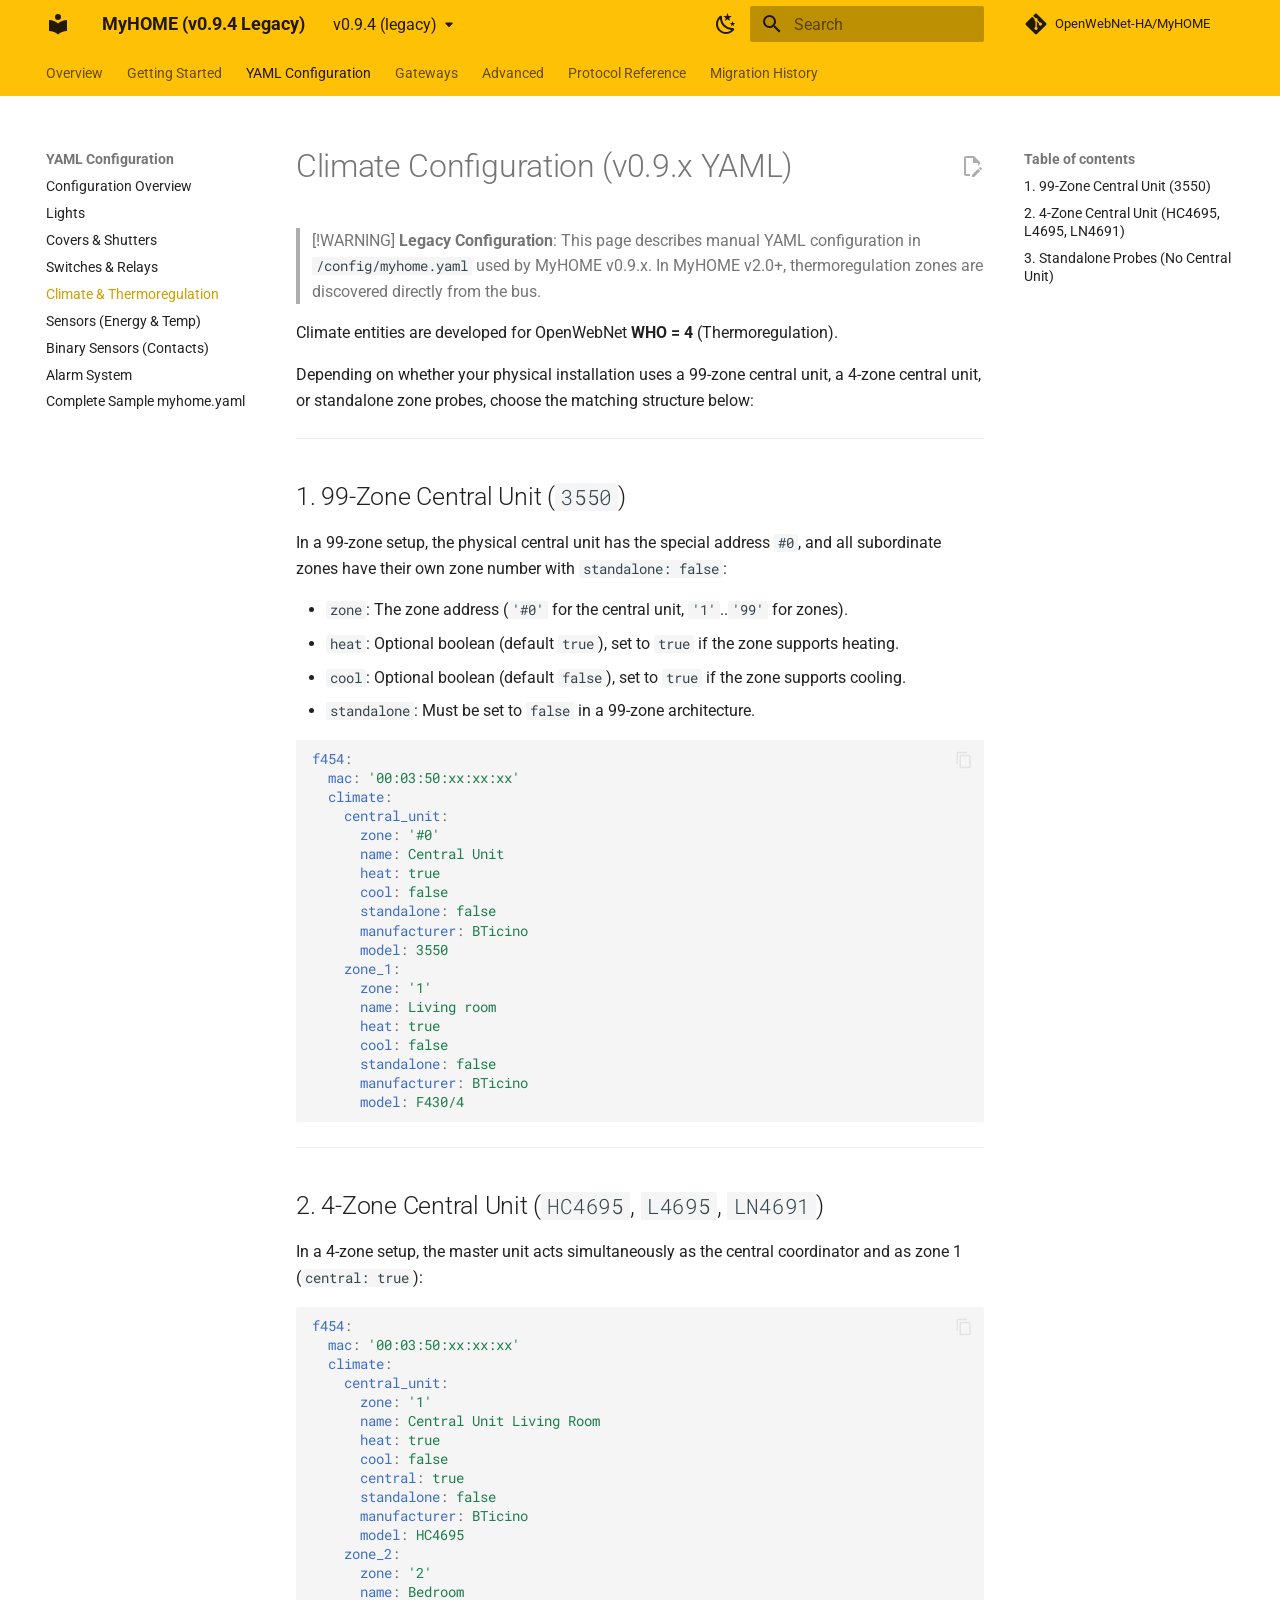
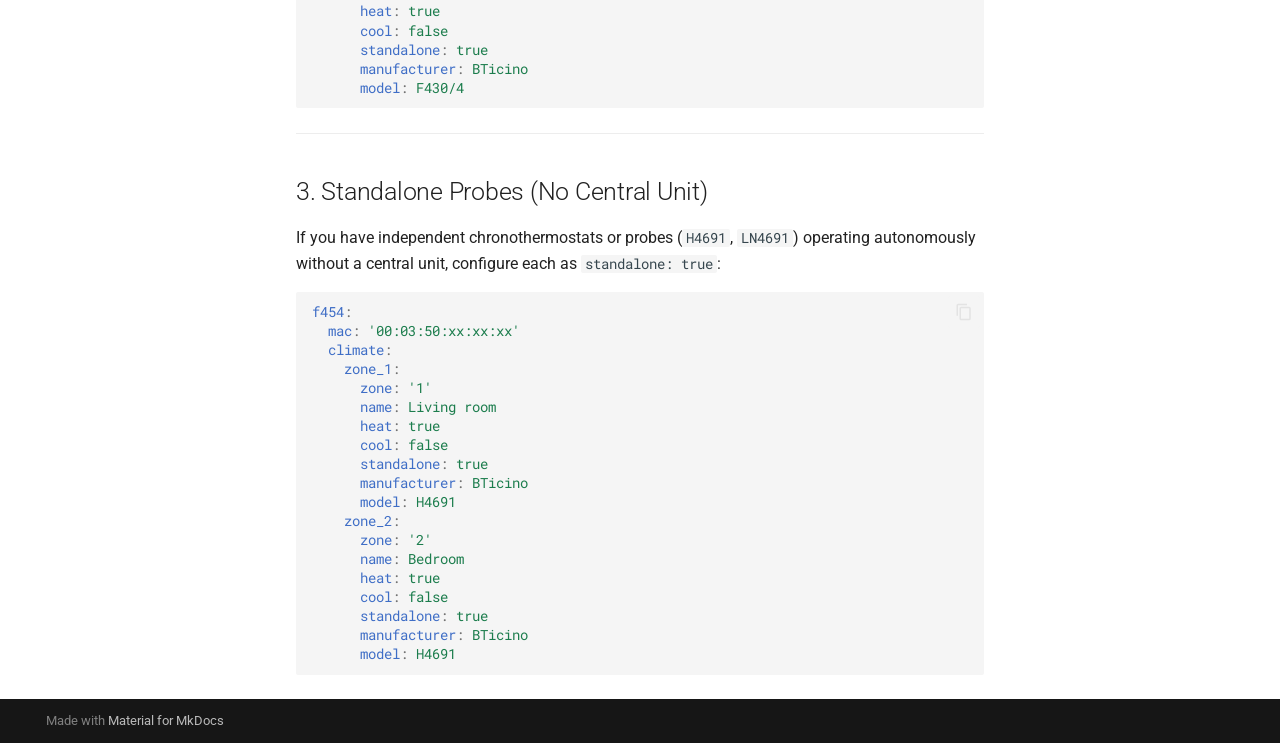
<file: 0.9.4/configuration/climate/index.html>
<!doctype html>
<html lang="en" class="no-js">
  <head>
    
      <meta charset="utf-8">
      <meta name="viewport" content="width=device-width,initial-scale=1">
      
        <meta name="description" content="Legacy YAML configuration documentation for the MyHOME v0.9.4 Home Assistant integration.">
      
      
      
        <link rel="canonical" href="https://openwebnet-ha.github.io/MyHOME/0.9.4/configuration/climate/">
      
      
        <link rel="prev" href="../switches/">
      
      
        <link rel="next" href="../sensors/">
      
      
        
      
      
      <link rel="icon" href="../../assets/images/favicon.png">
      <meta name="generator" content="mkdocs-1.6.1, mkdocs-material-9.8.0">
    
    
      
        <title>Climate & Thermoregulation - MyHOME (v0.9.4 Legacy)</title>
      
    
    
      <link rel="stylesheet" href="../../assets/stylesheets/main.57a0d79d.min.css">
      
        
        <link rel="stylesheet" href="../../assets/stylesheets/palette.fb2fffe2.min.css">
      
      


    
    
      
    
    
      
        
        
        <link rel="preconnect" href="https://fonts.gstatic.com" crossorigin>
        <link rel="stylesheet" href="https://fonts.googleapis.com/css?family=Roboto:300,300i,400,400i,700,700i%7CRoboto+Mono:400,400i,700,700i&display=fallback">
        <style>:root{--md-text-font:"Roboto";--md-code-font:"Roboto Mono"}</style>
      
    
    
    <script>__md_scope=new URL("../..",location),__md_hash=e=>[...e].reduce(((e,_)=>(e<<5)-e+_.charCodeAt(0)),0),__md_get=(e,_=localStorage,t=__md_scope)=>JSON.parse(_.getItem(t.pathname+"."+e)),__md_set=(e,_,t=localStorage,a=__md_scope)=>{try{t.setItem(a.pathname+"."+e,JSON.stringify(_))}catch(e){}}</script>
    
      

    
    
  </head>
  
  
    
    
      
    
    
    
    
    <body dir="ltr" data-md-color-scheme="default" data-md-color-primary="amber" data-md-color-accent="teal">
  
    
    <input class="md-toggle" data-md-toggle="drawer" type="checkbox" id="__drawer" autocomplete="off">
    <input class="md-toggle" data-md-toggle="search" type="checkbox" id="__search" autocomplete="off">
    <label class="md-overlay" for="__drawer"></label>
    <div data-md-component="skip">
      
        
        <a href="#climate-configuration-v09x-yaml" class="md-skip">
          Skip to content
        </a>
      
    </div>
    <div data-md-component="announce">
      
    </div>
    
      <div data-md-color-scheme="default" data-md-component="outdated" hidden>
        
      </div>
    
    
      

<header class="md-header" data-md-component="header">
  <nav class="md-header__inner md-grid" aria-label="Header">
    <a href="../.." title="MyHOME (v0.9.4 Legacy)" class="md-header__button md-logo" aria-label="MyHOME (v0.9.4 Legacy)" data-md-component="logo">
      
  
  <svg xmlns="http://www.w3.org/2000/svg" viewBox="0 0 24 24"><path d="M12 8a3 3 0 0 0 3-3 3 3 0 0 0-3-3 3 3 0 0 0-3 3 3 3 0 0 0 3 3m0 3.54C9.64 9.35 6.5 8 3 8v11c3.5 0 6.64 1.35 9 3.54 2.36-2.19 5.5-3.54 9-3.54V8c-3.5 0-6.64 1.35-9 3.54"/></svg>

    </a>
    <label class="md-header__button md-icon" for="__drawer">
      
      <svg xmlns="http://www.w3.org/2000/svg" viewBox="0 0 24 24"><path d="M3 6h18v2H3zm0 5h18v2H3zm0 5h18v2H3z"/></svg>
    </label>
    <div class="md-header__title" data-md-component="header-title">
      <div class="md-header__ellipsis">
        <div class="md-header__topic">
          <span class="md-ellipsis">
            MyHOME (v0.9.4 Legacy)
          </span>
        </div>
        <div class="md-header__topic" data-md-component="header-topic">
          <span class="md-ellipsis">
            
              Climate & Thermoregulation
            
          </span>
        </div>
      </div>
    </div>
    
      
        <form class="md-header__option" data-md-component="palette">
  
    
    
    
    <input class="md-option" data-md-color-media="" data-md-color-scheme="default" data-md-color-primary="amber" data-md-color-accent="teal"  aria-label="Switch to dark mode"  type="radio" name="__palette" id="__palette_0">
    
      <label class="md-header__button md-icon" title="Switch to dark mode" for="__palette_1" hidden>
        <svg xmlns="http://www.w3.org/2000/svg" viewBox="0 0 24 24"><path d="m17.75 4.09-2.53 1.94.91 3.06-2.63-1.81-2.63 1.81.91-3.06-2.53-1.94L12.44 4l1.06-3 1.06 3zm3.5 6.91-1.64 1.25.59 1.98-1.7-1.17-1.7 1.17.59-1.98L15.75 11l2.06-.05L18.5 9l.69 1.95zm-2.28 4.95c.83-.08 1.72 1.1 1.19 1.85-.32.45-.66.87-1.08 1.27C15.17 23 8.84 23 4.94 19.07c-3.91-3.9-3.91-10.24 0-14.14.4-.4.82-.76 1.27-1.08.75-.53 1.93.36 1.85 1.19-.27 2.86.69 5.83 2.89 8.02a9.96 9.96 0 0 0 8.02 2.89m-1.64 2.02a12.08 12.08 0 0 1-7.8-3.47c-2.17-2.19-3.33-5-3.49-7.82-2.81 3.14-2.7 7.96.31 10.98 3.02 3.01 7.84 3.12 10.98.31"/></svg>
      </label>
    
  
    
    
    
    <input class="md-option" data-md-color-media="" data-md-color-scheme="slate" data-md-color-primary="amber" data-md-color-accent="teal"  aria-label="Switch to light mode"  type="radio" name="__palette" id="__palette_1">
    
      <label class="md-header__button md-icon" title="Switch to light mode" for="__palette_0" hidden>
        <svg xmlns="http://www.w3.org/2000/svg" viewBox="0 0 24 24"><path d="M12 7a5 5 0 0 1 5 5 5 5 0 0 1-5 5 5 5 0 0 1-5-5 5 5 0 0 1 5-5m0 2a3 3 0 0 0-3 3 3 3 0 0 0 3 3 3 3 0 0 0 3-3 3 3 0 0 0-3-3m0-7 2.39 3.42C13.65 5.15 12.84 5 12 5s-1.65.15-2.39.42zM3.34 7l4.16-.35A7.2 7.2 0 0 0 5.94 8.5c-.44.74-.69 1.5-.83 2.29zm.02 10 1.76-3.77a7.131 7.131 0 0 0 2.38 4.14zM20.65 7l-1.77 3.79a7.02 7.02 0 0 0-2.38-4.15zm-.01 10-4.14.36c.59-.51 1.12-1.14 1.54-1.86.42-.73.69-1.5.83-2.29zM12 22l-2.41-3.44c.74.27 1.55.44 2.41.44.82 0 1.63-.17 2.37-.44z"/></svg>
      </label>
    
  
</form>
      
    
    
      <script>var palette=__md_get("__palette");if(palette&&palette.color){if("(prefers-color-scheme)"===palette.color.media){var media=matchMedia("(prefers-color-scheme: light)"),input=document.querySelector(media.matches?"[data-md-color-media='(prefers-color-scheme: light)']":"[data-md-color-media='(prefers-color-scheme: dark)']");palette.color.media=input.getAttribute("data-md-color-media"),palette.color.scheme=input.getAttribute("data-md-color-scheme"),palette.color.primary=input.getAttribute("data-md-color-primary"),palette.color.accent=input.getAttribute("data-md-color-accent")}for(var[key,value]of Object.entries(palette.color))document.body.setAttribute("data-md-color-"+key,value)}</script>
    
    
    
      
      
        <label class="md-header__button md-icon" for="__search">
          
          <svg xmlns="http://www.w3.org/2000/svg" viewBox="0 0 24 24"><path d="M9.5 3A6.5 6.5 0 0 1 16 9.5c0 1.61-.59 3.09-1.56 4.23l.27.27h.79l5 5-1.5 1.5-5-5v-.79l-.27-.27A6.52 6.52 0 0 1 9.5 16 6.5 6.5 0 0 1 3 9.5 6.5 6.5 0 0 1 9.5 3m0 2C7 5 5 7 5 9.5S7 14 9.5 14 14 12 14 9.5 12 5 9.5 5"/></svg>
        </label>
        <div class="md-search" data-md-component="search" role="dialog">
  <label class="md-search__overlay" for="__search"></label>
  <div class="md-search__inner" role="search">
    <form class="md-search__form" name="search">
      <input type="text" class="md-search__input" name="query" aria-label="Search" placeholder="Search" autocapitalize="off" autocorrect="off" autocomplete="off" spellcheck="false" data-md-component="search-query" required>
      <label class="md-search__icon md-icon" for="__search">
        
        <svg xmlns="http://www.w3.org/2000/svg" viewBox="0 0 24 24"><path d="M9.5 3A6.5 6.5 0 0 1 16 9.5c0 1.61-.59 3.09-1.56 4.23l.27.27h.79l5 5-1.5 1.5-5-5v-.79l-.27-.27A6.52 6.52 0 0 1 9.5 16 6.5 6.5 0 0 1 3 9.5 6.5 6.5 0 0 1 9.5 3m0 2C7 5 5 7 5 9.5S7 14 9.5 14 14 12 14 9.5 12 5 9.5 5"/></svg>
        
        <svg xmlns="http://www.w3.org/2000/svg" viewBox="0 0 24 24"><path d="M20 11v2H8l5.5 5.5-1.42 1.42L4.16 12l7.92-7.92L13.5 5.5 8 11z"/></svg>
      </label>
      <nav class="md-search__options" aria-label="Search">
        
        <button type="reset" class="md-search__icon md-icon" title="Clear" aria-label="Clear" tabindex="-1">
          
          <svg xmlns="http://www.w3.org/2000/svg" viewBox="0 0 24 24"><path d="M19 6.41 17.59 5 12 10.59 6.41 5 5 6.41 10.59 12 5 17.59 6.41 19 12 13.41 17.59 19 19 17.59 13.41 12z"/></svg>
        </button>
      </nav>
      
        <div class="md-search__suggest" data-md-component="search-suggest"></div>
      
    </form>
    <div class="md-search__output">
      <div class="md-search__scrollwrap" tabindex="0" data-md-scrollfix>
        <div class="md-search-result" data-md-component="search-result">
          <div class="md-search-result__meta">
            Initializing search
          </div>
          <ol class="md-search-result__list" role="presentation"></ol>
        </div>
      </div>
    </div>
  </div>
</div>
      
    
    
      <div class="md-header__source">
        <a href="https://github.com/OpenWebNet-HA/MyHOME" title="Go to repository" class="md-source" data-md-component="source">
  <div class="md-source__icon md-icon">
    
    <svg xmlns="http://www.w3.org/2000/svg" viewBox="0 0 448 512"><!--! Font Awesome Free 7.1.0 by @fontawesome - https://fontawesome.com License - https://fontawesome.com/license/free (Icons: CC BY 4.0, Fonts: SIL OFL 1.1, Code: MIT License) Copyright 2025 Fonticons, Inc.--><path d="M439.6 236.1 244 40.5c-5.4-5.5-12.8-8.5-20.4-8.5s-15 3-20.4 8.4L162.5 81l51.5 51.5c27.1-9.1 52.7 16.8 43.4 43.7l49.7 49.7c34.2-11.8 61.2 31 35.5 56.7-26.5 26.5-70.2-2.9-56-37.3L240.3 199v121.9c25.3 12.5 22.3 41.8 9.1 55-6.4 6.4-15.2 10.1-24.3 10.1s-17.8-3.6-24.3-10.1c-17.6-17.6-11.1-46.9 11.2-56v-123c-20.8-8.5-24.6-30.7-18.6-45L142.6 101 8.5 235.1C3 240.6 0 247.9 0 255.5s3 15 8.5 20.4l195.6 195.7c5.4 5.4 12.7 8.4 20.4 8.4s15-3 20.4-8.4l194.7-194.7c5.4-5.4 8.4-12.8 8.4-20.4s-3-15-8.4-20.4"/></svg>
  </div>
  <div class="md-source__repository">
    OpenWebNet-HA/MyHOME
  </div>
</a>
      </div>
    
  </nav>
  
</header>
    
    <div class="md-container" data-md-component="container">
      
      
        
          
            
<nav class="md-tabs" aria-label="Tabs" data-md-component="tabs">
  <div class="md-grid">
    <ul class="md-tabs__list">
      
        
  
  
  
  
    <li class="md-tabs__item">
      <a href="../.." class="md-tabs__link">
        
  
  
    
  
  Overview

      </a>
    </li>
  

      
        
  
  
  
  
    
    
      <li class="md-tabs__item">
        <a href="../../getting-started/installation/" class="md-tabs__link">
          
  
  
  Getting Started

        </a>
      </li>
    
  

      
        
  
  
  
    
  
  
    
    
      <li class="md-tabs__item md-tabs__item--active">
        <a href="../" class="md-tabs__link">
          
  
  
  YAML Configuration

        </a>
      </li>
    
  

      
        
  
  
  
  
    
    
      <li class="md-tabs__item">
        <a href="../../gateways/identification/" class="md-tabs__link">
          
  
  
  Gateways

        </a>
      </li>
    
  

      
        
  
  
  
  
    
    
      <li class="md-tabs__item">
        <a href="../../advanced/advanced-uses/" class="md-tabs__link">
          
  
  
  Advanced

        </a>
      </li>
    
  

      
        
  
  
  
  
    
    
      <li class="md-tabs__item">
        <a href="../../protocol/who-specifications/" class="md-tabs__link">
          
  
  
  Protocol Reference

        </a>
      </li>
    
  

      
        
  
  
  
  
    
    
      <li class="md-tabs__item">
        <a href="../../migration/legacy-pre-v09/" class="md-tabs__link">
          
  
  
  Migration History

        </a>
      </li>
    
  

      
    </ul>
  </div>
</nav>
          
        
      
      <main class="md-main" data-md-component="main">
        <div class="md-main__inner md-grid">
          
            
              
              <div class="md-sidebar md-sidebar--primary" data-md-component="sidebar" data-md-type="navigation" >
                <div class="md-sidebar__scrollwrap">
                  <div class="md-sidebar__inner">
                    


  


<nav class="md-nav md-nav--primary md-nav--lifted" aria-label="Navigation" data-md-level="0">
  <label class="md-nav__title" for="__drawer">
    <a href="../.." title="MyHOME (v0.9.4 Legacy)" class="md-nav__button md-logo" aria-label="MyHOME (v0.9.4 Legacy)" data-md-component="logo">
      
  
  <svg xmlns="http://www.w3.org/2000/svg" viewBox="0 0 24 24"><path d="M12 8a3 3 0 0 0 3-3 3 3 0 0 0-3-3 3 3 0 0 0-3 3 3 3 0 0 0 3 3m0 3.54C9.64 9.35 6.5 8 3 8v11c3.5 0 6.64 1.35 9 3.54 2.36-2.19 5.5-3.54 9-3.54V8c-3.5 0-6.64 1.35-9 3.54"/></svg>

    </a>
    MyHOME (v0.9.4 Legacy)
  </label>
  
    <div class="md-nav__source">
      <a href="https://github.com/OpenWebNet-HA/MyHOME" title="Go to repository" class="md-source" data-md-component="source">
  <div class="md-source__icon md-icon">
    
    <svg xmlns="http://www.w3.org/2000/svg" viewBox="0 0 448 512"><!--! Font Awesome Free 7.1.0 by @fontawesome - https://fontawesome.com License - https://fontawesome.com/license/free (Icons: CC BY 4.0, Fonts: SIL OFL 1.1, Code: MIT License) Copyright 2025 Fonticons, Inc.--><path d="M439.6 236.1 244 40.5c-5.4-5.5-12.8-8.5-20.4-8.5s-15 3-20.4 8.4L162.5 81l51.5 51.5c27.1-9.1 52.7 16.8 43.4 43.7l49.7 49.7c34.2-11.8 61.2 31 35.5 56.7-26.5 26.5-70.2-2.9-56-37.3L240.3 199v121.9c25.3 12.5 22.3 41.8 9.1 55-6.4 6.4-15.2 10.1-24.3 10.1s-17.8-3.6-24.3-10.1c-17.6-17.6-11.1-46.9 11.2-56v-123c-20.8-8.5-24.6-30.7-18.6-45L142.6 101 8.5 235.1C3 240.6 0 247.9 0 255.5s3 15 8.5 20.4l195.6 195.7c5.4 5.4 12.7 8.4 20.4 8.4s15-3 20.4-8.4l194.7-194.7c5.4-5.4 8.4-12.8 8.4-20.4s-3-15-8.4-20.4"/></svg>
  </div>
  <div class="md-source__repository">
    OpenWebNet-HA/MyHOME
  </div>
</a>
    </div>
  
  <ul class="md-nav__list" data-md-scrollfix>
    
      
      
  
  
  
  
    <li class="md-nav__item">
      <a href="../.." class="md-nav__link">
        
  
  
  <span class="md-ellipsis">
    
  
    Overview
  

    
  </span>
  
  

      </a>
    </li>
  

    
      
      
  
  
  
  
    
    
    
    
      
      
        
      
    
    
    <li class="md-nav__item md-nav__item--nested">
      
        
        
          
        
        <input class="md-nav__toggle md-toggle md-toggle--indeterminate" type="checkbox" id="__nav_2" >
        
          
          <label class="md-nav__link" for="__nav_2" id="__nav_2_label" tabindex="0">
            
  
  
  <span class="md-ellipsis">
    
  
    Getting Started
  

    
  </span>
  
  

            <span class="md-nav__icon md-icon"></span>
          </label>
        
        <nav class="md-nav" data-md-level="1" aria-labelledby="__nav_2_label" aria-expanded="false">
          <label class="md-nav__title" for="__nav_2">
            <span class="md-nav__icon md-icon"></span>
            
  
    Getting Started
  

          </label>
          <ul class="md-nav__list" data-md-scrollfix>
            
              
                
  
  
  
  
    <li class="md-nav__item">
      <a href="../../getting-started/installation/" class="md-nav__link">
        
  
  
  <span class="md-ellipsis">
    
  
    Installation
  

    
  </span>
  
  

      </a>
    </li>
  

              
            
          </ul>
        </nav>
      
    </li>
  

    
      
      
  
  
    
  
  
  
    
    
    
    
      
        
        
      
      
        
      
    
    
    <li class="md-nav__item md-nav__item--active md-nav__item--section md-nav__item--nested">
      
        
        
        <input class="md-nav__toggle md-toggle " type="checkbox" id="__nav_3" checked>
        
          
          <label class="md-nav__link" for="__nav_3" id="__nav_3_label" tabindex="">
            
  
  
  <span class="md-ellipsis">
    
  
    YAML Configuration
  

    
  </span>
  
  

            <span class="md-nav__icon md-icon"></span>
          </label>
        
        <nav class="md-nav" data-md-level="1" aria-labelledby="__nav_3_label" aria-expanded="true">
          <label class="md-nav__title" for="__nav_3">
            <span class="md-nav__icon md-icon"></span>
            
  
    YAML Configuration
  

          </label>
          <ul class="md-nav__list" data-md-scrollfix>
            
              
                
  
  
  
  
    <li class="md-nav__item">
      <a href="../" class="md-nav__link">
        
  
  
  <span class="md-ellipsis">
    
  
    Configuration Overview
  

    
  </span>
  
  

      </a>
    </li>
  

              
            
              
                
  
  
  
  
    <li class="md-nav__item">
      <a href="../lights/" class="md-nav__link">
        
  
  
  <span class="md-ellipsis">
    
  
    Lights
  

    
  </span>
  
  

      </a>
    </li>
  

              
            
              
                
  
  
  
  
    <li class="md-nav__item">
      <a href="../covers/" class="md-nav__link">
        
  
  
  <span class="md-ellipsis">
    
  
    Covers & Shutters
  

    
  </span>
  
  

      </a>
    </li>
  

              
            
              
                
  
  
  
  
    <li class="md-nav__item">
      <a href="../switches/" class="md-nav__link">
        
  
  
  <span class="md-ellipsis">
    
  
    Switches & Relays
  

    
  </span>
  
  

      </a>
    </li>
  

              
            
              
                
  
  
    
  
  
  
    <li class="md-nav__item md-nav__item--active">
      
      <input class="md-nav__toggle md-toggle" type="checkbox" id="__toc">
      
      
        
      
      
        <label class="md-nav__link md-nav__link--active" for="__toc">
          
  
  
  <span class="md-ellipsis">
    
  
    Climate & Thermoregulation
  

    
  </span>
  
  

          <span class="md-nav__icon md-icon"></span>
        </label>
      
      <a href="./" class="md-nav__link md-nav__link--active">
        
  
  
  <span class="md-ellipsis">
    
  
    Climate & Thermoregulation
  

    
  </span>
  
  

      </a>
      
        

<nav class="md-nav md-nav--secondary" aria-label="Table of contents">
  
  
  
    
  
  
    <label class="md-nav__title" for="__toc">
      <span class="md-nav__icon md-icon"></span>
      Table of contents
    </label>
    <ul class="md-nav__list" data-md-component="toc" data-md-scrollfix>
      
        <li class="md-nav__item">
  <a href="#1-99-zone-central-unit-3550" class="md-nav__link">
    <span class="md-ellipsis">
      
        1. 99-Zone Central Unit (3550)
      
    </span>
  </a>
  
</li>
      
        <li class="md-nav__item">
  <a href="#2-4-zone-central-unit-hc4695-l4695-ln4691" class="md-nav__link">
    <span class="md-ellipsis">
      
        2. 4-Zone Central Unit (HC4695, L4695, LN4691)
      
    </span>
  </a>
  
</li>
      
        <li class="md-nav__item">
  <a href="#3-standalone-probes-no-central-unit" class="md-nav__link">
    <span class="md-ellipsis">
      
        3. Standalone Probes (No Central Unit)
      
    </span>
  </a>
  
</li>
      
    </ul>
  
</nav>
      
    </li>
  

              
            
              
                
  
  
  
  
    <li class="md-nav__item">
      <a href="../sensors/" class="md-nav__link">
        
  
  
  <span class="md-ellipsis">
    
  
    Sensors (Energy & Temp)
  

    
  </span>
  
  

      </a>
    </li>
  

              
            
              
                
  
  
  
  
    <li class="md-nav__item">
      <a href="../binary-sensors/" class="md-nav__link">
        
  
  
  <span class="md-ellipsis">
    
  
    Binary Sensors (Contacts)
  

    
  </span>
  
  

      </a>
    </li>
  

              
            
              
                
  
  
  
  
    <li class="md-nav__item">
      <a href="../alarm/" class="md-nav__link">
        
  
  
  <span class="md-ellipsis">
    
  
    Alarm System
  

    
  </span>
  
  

      </a>
    </li>
  

              
            
              
                
  
  
  
  
    <li class="md-nav__item">
      <a href="../sample-config/" class="md-nav__link">
        
  
  
  <span class="md-ellipsis">
    
  
    Complete Sample myhome.yaml
  

    
  </span>
  
  

      </a>
    </li>
  

              
            
          </ul>
        </nav>
      
    </li>
  

    
      
      
  
  
  
  
    
    
    
    
      
      
        
      
    
    
    <li class="md-nav__item md-nav__item--nested">
      
        
        
          
        
        <input class="md-nav__toggle md-toggle md-toggle--indeterminate" type="checkbox" id="__nav_4" >
        
          
          <label class="md-nav__link" for="__nav_4" id="__nav_4_label" tabindex="0">
            
  
  
  <span class="md-ellipsis">
    
  
    Gateways
  

    
  </span>
  
  

            <span class="md-nav__icon md-icon"></span>
          </label>
        
        <nav class="md-nav" data-md-level="1" aria-labelledby="__nav_4_label" aria-expanded="false">
          <label class="md-nav__title" for="__nav_4">
            <span class="md-nav__icon md-icon"></span>
            
  
    Gateways
  

          </label>
          <ul class="md-nav__list" data-md-scrollfix>
            
              
                
  
  
  
  
    <li class="md-nav__item">
      <a href="../../gateways/identification/" class="md-nav__link">
        
  
  
  <span class="md-ellipsis">
    
  
    Gateway Identification
  

    
  </span>
  
  

      </a>
    </li>
  

              
            
              
                
  
  
  
  
    <li class="md-nav__item">
      <a href="../../gateways/timezone/" class="md-nav__link">
        
  
  
  <span class="md-ellipsis">
    
  
    Gateway Timezone
  

    
  </span>
  
  

      </a>
    </li>
  

              
            
          </ul>
        </nav>
      
    </li>
  

    
      
      
  
  
  
  
    
    
    
    
      
      
        
      
    
    
    <li class="md-nav__item md-nav__item--nested">
      
        
        
          
        
        <input class="md-nav__toggle md-toggle md-toggle--indeterminate" type="checkbox" id="__nav_5" >
        
          
          <label class="md-nav__link" for="__nav_5" id="__nav_5_label" tabindex="0">
            
  
  
  <span class="md-ellipsis">
    
  
    Advanced
  

    
  </span>
  
  

            <span class="md-nav__icon md-icon"></span>
          </label>
        
        <nav class="md-nav" data-md-level="1" aria-labelledby="__nav_5_label" aria-expanded="false">
          <label class="md-nav__title" for="__nav_5">
            <span class="md-nav__icon md-icon"></span>
            
  
    Advanced
  

          </label>
          <ul class="md-nav__list" data-md-scrollfix>
            
              
                
  
  
  
  
    <li class="md-nav__item">
      <a href="../../advanced/advanced-uses/" class="md-nav__link">
        
  
  
  <span class="md-ellipsis">
    
  
    Automations & Bus Events
  

    
  </span>
  
  

      </a>
    </li>
  

              
            
          </ul>
        </nav>
      
    </li>
  

    
      
      
  
  
  
  
    
    
    
    
      
      
        
      
    
    
    <li class="md-nav__item md-nav__item--nested">
      
        
        
          
        
        <input class="md-nav__toggle md-toggle md-toggle--indeterminate" type="checkbox" id="__nav_6" >
        
          
          <label class="md-nav__link" for="__nav_6" id="__nav_6_label" tabindex="0">
            
  
  
  <span class="md-ellipsis">
    
  
    Protocol Reference
  

    
  </span>
  
  

            <span class="md-nav__icon md-icon"></span>
          </label>
        
        <nav class="md-nav" data-md-level="1" aria-labelledby="__nav_6_label" aria-expanded="false">
          <label class="md-nav__title" for="__nav_6">
            <span class="md-nav__icon md-icon"></span>
            
  
    Protocol Reference
  

          </label>
          <ul class="md-nav__list" data-md-scrollfix>
            
              
                
  
  
  
  
    <li class="md-nav__item">
      <a href="../../protocol/who-specifications/" class="md-nav__link">
        
  
  
  <span class="md-ellipsis">
    
  
    OpenWebNet & WHO Specs
  

    
  </span>
  
  

      </a>
    </li>
  

              
            
          </ul>
        </nav>
      
    </li>
  

    
      
      
  
  
  
  
    
    
    
    
      
      
        
      
    
    
    <li class="md-nav__item md-nav__item--nested">
      
        
        
          
        
        <input class="md-nav__toggle md-toggle md-toggle--indeterminate" type="checkbox" id="__nav_7" >
        
          
          <label class="md-nav__link" for="__nav_7" id="__nav_7_label" tabindex="0">
            
  
  
  <span class="md-ellipsis">
    
  
    Migration History
  

    
  </span>
  
  

            <span class="md-nav__icon md-icon"></span>
          </label>
        
        <nav class="md-nav" data-md-level="1" aria-labelledby="__nav_7_label" aria-expanded="false">
          <label class="md-nav__title" for="__nav_7">
            <span class="md-nav__icon md-icon"></span>
            
  
    Migration History
  

          </label>
          <ul class="md-nav__list" data-md-scrollfix>
            
              
                
  
  
  
  
    <li class="md-nav__item">
      <a href="../../migration/legacy-pre-v09/" class="md-nav__link">
        
  
  
  <span class="md-ellipsis">
    
  
    Pre-v0.9 Legacy Config
  

    
  </span>
  
  

      </a>
    </li>
  

              
            
          </ul>
        </nav>
      
    </li>
  

    
  </ul>
</nav>
                  </div>
                </div>
              </div>
            
            
              
              <div class="md-sidebar md-sidebar--secondary" data-md-component="sidebar" data-md-type="toc" >
                <div class="md-sidebar__scrollwrap">
                  <div class="md-sidebar__inner">
                    

<nav class="md-nav md-nav--secondary" aria-label="Table of contents">
  
  
  
    
  
  
    <label class="md-nav__title" for="__toc">
      <span class="md-nav__icon md-icon"></span>
      Table of contents
    </label>
    <ul class="md-nav__list" data-md-component="toc" data-md-scrollfix>
      
        <li class="md-nav__item">
  <a href="#1-99-zone-central-unit-3550" class="md-nav__link">
    <span class="md-ellipsis">
      
        1. 99-Zone Central Unit (3550)
      
    </span>
  </a>
  
</li>
      
        <li class="md-nav__item">
  <a href="#2-4-zone-central-unit-hc4695-l4695-ln4691" class="md-nav__link">
    <span class="md-ellipsis">
      
        2. 4-Zone Central Unit (HC4695, L4695, LN4691)
      
    </span>
  </a>
  
</li>
      
        <li class="md-nav__item">
  <a href="#3-standalone-probes-no-central-unit" class="md-nav__link">
    <span class="md-ellipsis">
      
        3. Standalone Probes (No Central Unit)
      
    </span>
  </a>
  
</li>
      
    </ul>
  
</nav>
                  </div>
                </div>
              </div>
            
          
          
            <div class="md-content" data-md-component="content">
              
              <article class="md-content__inner md-typeset">
                
                  


  
    <a href="https://github.com/OpenWebNet-HA/MyHOME/edit/v2-phase1-architecture/docs-v0.9/configuration/climate.md" title="Edit this page" class="md-content__button md-icon" rel="edit">
      
      <svg xmlns="http://www.w3.org/2000/svg" viewBox="0 0 24 24"><path d="M10 20H6V4h7v5h5v3.1l2-2V8l-6-6H6c-1.1 0-2 .9-2 2v16c0 1.1.9 2 2 2h4zm10.2-7c.1 0 .3.1.4.2l1.3 1.3c.2.2.2.6 0 .8l-1 1-2.1-2.1 1-1c.1-.1.2-.2.4-.2m0 3.9L14.1 23H12v-2.1l6.1-6.1z"/></svg>
    </a>
  
  


<h1 id="climate-configuration-v09x-yaml">Climate Configuration (v0.9.x YAML)<a class="headerlink" href="#climate-configuration-v09x-yaml" title="Permanent link">&para;</a></h1>
<blockquote>
<p>[!WARNING]
<strong>Legacy Configuration</strong>: This page describes manual YAML configuration in <code>/config/myhome.yaml</code> used by MyHOME v0.9.x.
In MyHOME v2.0+, thermoregulation zones are discovered directly from the bus.</p>
</blockquote>
<p>Climate entities are developed for OpenWebNet <strong>WHO = 4</strong> (Thermoregulation).</p>
<p>Depending on whether your physical installation uses a 99-zone central unit, a 4-zone central unit, or standalone zone probes, choose the matching structure below:</p>
<hr />
<h2 id="1-99-zone-central-unit-3550">1. 99-Zone Central Unit (<code>3550</code>)<a class="headerlink" href="#1-99-zone-central-unit-3550" title="Permanent link">&para;</a></h2>
<p>In a 99-zone setup, the physical central unit has the special address <code>#0</code>, and all subordinate zones have their own zone number with <code>standalone: false</code>:</p>
<ul>
<li><code>zone</code>: The zone address (<code>'#0'</code> for the central unit, <code>'1'</code>..<code>'99'</code> for zones).</li>
<li><code>heat</code>: Optional boolean (default <code>true</code>), set to <code>true</code> if the zone supports heating.</li>
<li><code>cool</code>: Optional boolean (default <code>false</code>), set to <code>true</code> if the zone supports cooling.</li>
<li><code>standalone</code>: Must be set to <code>false</code> in a 99-zone architecture.</li>
</ul>
<div class="language-yaml highlight"><pre><span></span><code><span id="__span-0-1"><a id="__codelineno-0-1" name="__codelineno-0-1" href="#__codelineno-0-1"></a><span class="nt">f454</span><span class="p">:</span>
</span><span id="__span-0-2"><a id="__codelineno-0-2" name="__codelineno-0-2" href="#__codelineno-0-2"></a><span class="w">  </span><span class="nt">mac</span><span class="p">:</span><span class="w"> </span><span class="s">'00:03:50:xx:xx:xx'</span>
</span><span id="__span-0-3"><a id="__codelineno-0-3" name="__codelineno-0-3" href="#__codelineno-0-3"></a><span class="w">  </span><span class="nt">climate</span><span class="p">:</span>
</span><span id="__span-0-4"><a id="__codelineno-0-4" name="__codelineno-0-4" href="#__codelineno-0-4"></a><span class="w">    </span><span class="nt">central_unit</span><span class="p">:</span>
</span><span id="__span-0-5"><a id="__codelineno-0-5" name="__codelineno-0-5" href="#__codelineno-0-5"></a><span class="w">      </span><span class="nt">zone</span><span class="p">:</span><span class="w"> </span><span class="s">'#0'</span>
</span><span id="__span-0-6"><a id="__codelineno-0-6" name="__codelineno-0-6" href="#__codelineno-0-6"></a><span class="w">      </span><span class="nt">name</span><span class="p">:</span><span class="w"> </span><span class="l l-Scalar l-Scalar-Plain">Central Unit</span>
</span><span id="__span-0-7"><a id="__codelineno-0-7" name="__codelineno-0-7" href="#__codelineno-0-7"></a><span class="w">      </span><span class="nt">heat</span><span class="p">:</span><span class="w"> </span><span class="l l-Scalar l-Scalar-Plain">true</span>
</span><span id="__span-0-8"><a id="__codelineno-0-8" name="__codelineno-0-8" href="#__codelineno-0-8"></a><span class="w">      </span><span class="nt">cool</span><span class="p">:</span><span class="w"> </span><span class="l l-Scalar l-Scalar-Plain">false</span>
</span><span id="__span-0-9"><a id="__codelineno-0-9" name="__codelineno-0-9" href="#__codelineno-0-9"></a><span class="w">      </span><span class="nt">standalone</span><span class="p">:</span><span class="w"> </span><span class="l l-Scalar l-Scalar-Plain">false</span>
</span><span id="__span-0-10"><a id="__codelineno-0-10" name="__codelineno-0-10" href="#__codelineno-0-10"></a><span class="w">      </span><span class="nt">manufacturer</span><span class="p">:</span><span class="w"> </span><span class="l l-Scalar l-Scalar-Plain">BTicino</span>
</span><span id="__span-0-11"><a id="__codelineno-0-11" name="__codelineno-0-11" href="#__codelineno-0-11"></a><span class="w">      </span><span class="nt">model</span><span class="p">:</span><span class="w"> </span><span class="l l-Scalar l-Scalar-Plain">3550</span>
</span><span id="__span-0-12"><a id="__codelineno-0-12" name="__codelineno-0-12" href="#__codelineno-0-12"></a><span class="w">    </span><span class="nt">zone_1</span><span class="p">:</span>
</span><span id="__span-0-13"><a id="__codelineno-0-13" name="__codelineno-0-13" href="#__codelineno-0-13"></a><span class="w">      </span><span class="nt">zone</span><span class="p">:</span><span class="w"> </span><span class="s">'1'</span>
</span><span id="__span-0-14"><a id="__codelineno-0-14" name="__codelineno-0-14" href="#__codelineno-0-14"></a><span class="w">      </span><span class="nt">name</span><span class="p">:</span><span class="w"> </span><span class="l l-Scalar l-Scalar-Plain">Living room</span>
</span><span id="__span-0-15"><a id="__codelineno-0-15" name="__codelineno-0-15" href="#__codelineno-0-15"></a><span class="w">      </span><span class="nt">heat</span><span class="p">:</span><span class="w"> </span><span class="l l-Scalar l-Scalar-Plain">true</span>
</span><span id="__span-0-16"><a id="__codelineno-0-16" name="__codelineno-0-16" href="#__codelineno-0-16"></a><span class="w">      </span><span class="nt">cool</span><span class="p">:</span><span class="w"> </span><span class="l l-Scalar l-Scalar-Plain">false</span>
</span><span id="__span-0-17"><a id="__codelineno-0-17" name="__codelineno-0-17" href="#__codelineno-0-17"></a><span class="w">      </span><span class="nt">standalone</span><span class="p">:</span><span class="w"> </span><span class="l l-Scalar l-Scalar-Plain">false</span>
</span><span id="__span-0-18"><a id="__codelineno-0-18" name="__codelineno-0-18" href="#__codelineno-0-18"></a><span class="w">      </span><span class="nt">manufacturer</span><span class="p">:</span><span class="w"> </span><span class="l l-Scalar l-Scalar-Plain">BTicino</span>
</span><span id="__span-0-19"><a id="__codelineno-0-19" name="__codelineno-0-19" href="#__codelineno-0-19"></a><span class="w">      </span><span class="nt">model</span><span class="p">:</span><span class="w"> </span><span class="l l-Scalar l-Scalar-Plain">F430/4</span>
</span></code></pre></div>
<hr />
<h2 id="2-4-zone-central-unit-hc4695-l4695-ln4691">2. 4-Zone Central Unit (<code>HC4695</code>, <code>L4695</code>, <code>LN4691</code>)<a class="headerlink" href="#2-4-zone-central-unit-hc4695-l4695-ln4691" title="Permanent link">&para;</a></h2>
<p>In a 4-zone setup, the master unit acts simultaneously as the central coordinator and as zone 1 (<code>central: true</code>):</p>
<div class="language-yaml highlight"><pre><span></span><code><span id="__span-1-1"><a id="__codelineno-1-1" name="__codelineno-1-1" href="#__codelineno-1-1"></a><span class="nt">f454</span><span class="p">:</span>
</span><span id="__span-1-2"><a id="__codelineno-1-2" name="__codelineno-1-2" href="#__codelineno-1-2"></a><span class="w">  </span><span class="nt">mac</span><span class="p">:</span><span class="w"> </span><span class="s">'00:03:50:xx:xx:xx'</span>
</span><span id="__span-1-3"><a id="__codelineno-1-3" name="__codelineno-1-3" href="#__codelineno-1-3"></a><span class="w">  </span><span class="nt">climate</span><span class="p">:</span>
</span><span id="__span-1-4"><a id="__codelineno-1-4" name="__codelineno-1-4" href="#__codelineno-1-4"></a><span class="w">    </span><span class="nt">central_unit</span><span class="p">:</span>
</span><span id="__span-1-5"><a id="__codelineno-1-5" name="__codelineno-1-5" href="#__codelineno-1-5"></a><span class="w">      </span><span class="nt">zone</span><span class="p">:</span><span class="w"> </span><span class="s">'1'</span>
</span><span id="__span-1-6"><a id="__codelineno-1-6" name="__codelineno-1-6" href="#__codelineno-1-6"></a><span class="w">      </span><span class="nt">name</span><span class="p">:</span><span class="w"> </span><span class="l l-Scalar l-Scalar-Plain">Central Unit Living Room</span>
</span><span id="__span-1-7"><a id="__codelineno-1-7" name="__codelineno-1-7" href="#__codelineno-1-7"></a><span class="w">      </span><span class="nt">heat</span><span class="p">:</span><span class="w"> </span><span class="l l-Scalar l-Scalar-Plain">true</span>
</span><span id="__span-1-8"><a id="__codelineno-1-8" name="__codelineno-1-8" href="#__codelineno-1-8"></a><span class="w">      </span><span class="nt">cool</span><span class="p">:</span><span class="w"> </span><span class="l l-Scalar l-Scalar-Plain">false</span>
</span><span id="__span-1-9"><a id="__codelineno-1-9" name="__codelineno-1-9" href="#__codelineno-1-9"></a><span class="w">      </span><span class="nt">central</span><span class="p">:</span><span class="w"> </span><span class="l l-Scalar l-Scalar-Plain">true</span>
</span><span id="__span-1-10"><a id="__codelineno-1-10" name="__codelineno-1-10" href="#__codelineno-1-10"></a><span class="w">      </span><span class="nt">standalone</span><span class="p">:</span><span class="w"> </span><span class="l l-Scalar l-Scalar-Plain">false</span>
</span><span id="__span-1-11"><a id="__codelineno-1-11" name="__codelineno-1-11" href="#__codelineno-1-11"></a><span class="w">      </span><span class="nt">manufacturer</span><span class="p">:</span><span class="w"> </span><span class="l l-Scalar l-Scalar-Plain">BTicino</span>
</span><span id="__span-1-12"><a id="__codelineno-1-12" name="__codelineno-1-12" href="#__codelineno-1-12"></a><span class="w">      </span><span class="nt">model</span><span class="p">:</span><span class="w"> </span><span class="l l-Scalar l-Scalar-Plain">HC4695</span>
</span><span id="__span-1-13"><a id="__codelineno-1-13" name="__codelineno-1-13" href="#__codelineno-1-13"></a><span class="w">    </span><span class="nt">zone_2</span><span class="p">:</span>
</span><span id="__span-1-14"><a id="__codelineno-1-14" name="__codelineno-1-14" href="#__codelineno-1-14"></a><span class="w">      </span><span class="nt">zone</span><span class="p">:</span><span class="w"> </span><span class="s">'2'</span>
</span><span id="__span-1-15"><a id="__codelineno-1-15" name="__codelineno-1-15" href="#__codelineno-1-15"></a><span class="w">      </span><span class="nt">name</span><span class="p">:</span><span class="w"> </span><span class="l l-Scalar l-Scalar-Plain">Bedroom</span>
</span><span id="__span-1-16"><a id="__codelineno-1-16" name="__codelineno-1-16" href="#__codelineno-1-16"></a><span class="w">      </span><span class="nt">heat</span><span class="p">:</span><span class="w"> </span><span class="l l-Scalar l-Scalar-Plain">true</span>
</span><span id="__span-1-17"><a id="__codelineno-1-17" name="__codelineno-1-17" href="#__codelineno-1-17"></a><span class="w">      </span><span class="nt">cool</span><span class="p">:</span><span class="w"> </span><span class="l l-Scalar l-Scalar-Plain">false</span>
</span><span id="__span-1-18"><a id="__codelineno-1-18" name="__codelineno-1-18" href="#__codelineno-1-18"></a><span class="w">      </span><span class="nt">standalone</span><span class="p">:</span><span class="w"> </span><span class="l l-Scalar l-Scalar-Plain">true</span>
</span><span id="__span-1-19"><a id="__codelineno-1-19" name="__codelineno-1-19" href="#__codelineno-1-19"></a><span class="w">      </span><span class="nt">manufacturer</span><span class="p">:</span><span class="w"> </span><span class="l l-Scalar l-Scalar-Plain">BTicino</span>
</span><span id="__span-1-20"><a id="__codelineno-1-20" name="__codelineno-1-20" href="#__codelineno-1-20"></a><span class="w">      </span><span class="nt">model</span><span class="p">:</span><span class="w"> </span><span class="l l-Scalar l-Scalar-Plain">F430/4</span>
</span></code></pre></div>
<hr />
<h2 id="3-standalone-probes-no-central-unit">3. Standalone Probes (No Central Unit)<a class="headerlink" href="#3-standalone-probes-no-central-unit" title="Permanent link">&para;</a></h2>
<p>If you have independent chronothermostats or probes (<code>H4691</code>, <code>LN4691</code>) operating autonomously without a central unit, configure each as <code>standalone: true</code>:</p>
<div class="language-yaml highlight"><pre><span></span><code><span id="__span-2-1"><a id="__codelineno-2-1" name="__codelineno-2-1" href="#__codelineno-2-1"></a><span class="nt">f454</span><span class="p">:</span>
</span><span id="__span-2-2"><a id="__codelineno-2-2" name="__codelineno-2-2" href="#__codelineno-2-2"></a><span class="w">  </span><span class="nt">mac</span><span class="p">:</span><span class="w"> </span><span class="s">'00:03:50:xx:xx:xx'</span>
</span><span id="__span-2-3"><a id="__codelineno-2-3" name="__codelineno-2-3" href="#__codelineno-2-3"></a><span class="w">  </span><span class="nt">climate</span><span class="p">:</span>
</span><span id="__span-2-4"><a id="__codelineno-2-4" name="__codelineno-2-4" href="#__codelineno-2-4"></a><span class="w">    </span><span class="nt">zone_1</span><span class="p">:</span>
</span><span id="__span-2-5"><a id="__codelineno-2-5" name="__codelineno-2-5" href="#__codelineno-2-5"></a><span class="w">      </span><span class="nt">zone</span><span class="p">:</span><span class="w"> </span><span class="s">'1'</span>
</span><span id="__span-2-6"><a id="__codelineno-2-6" name="__codelineno-2-6" href="#__codelineno-2-6"></a><span class="w">      </span><span class="nt">name</span><span class="p">:</span><span class="w"> </span><span class="l l-Scalar l-Scalar-Plain">Living room</span>
</span><span id="__span-2-7"><a id="__codelineno-2-7" name="__codelineno-2-7" href="#__codelineno-2-7"></a><span class="w">      </span><span class="nt">heat</span><span class="p">:</span><span class="w"> </span><span class="l l-Scalar l-Scalar-Plain">true</span>
</span><span id="__span-2-8"><a id="__codelineno-2-8" name="__codelineno-2-8" href="#__codelineno-2-8"></a><span class="w">      </span><span class="nt">cool</span><span class="p">:</span><span class="w"> </span><span class="l l-Scalar l-Scalar-Plain">false</span>
</span><span id="__span-2-9"><a id="__codelineno-2-9" name="__codelineno-2-9" href="#__codelineno-2-9"></a><span class="w">      </span><span class="nt">standalone</span><span class="p">:</span><span class="w"> </span><span class="l l-Scalar l-Scalar-Plain">true</span>
</span><span id="__span-2-10"><a id="__codelineno-2-10" name="__codelineno-2-10" href="#__codelineno-2-10"></a><span class="w">      </span><span class="nt">manufacturer</span><span class="p">:</span><span class="w"> </span><span class="l l-Scalar l-Scalar-Plain">BTicino</span>
</span><span id="__span-2-11"><a id="__codelineno-2-11" name="__codelineno-2-11" href="#__codelineno-2-11"></a><span class="w">      </span><span class="nt">model</span><span class="p">:</span><span class="w"> </span><span class="l l-Scalar l-Scalar-Plain">H4691</span>
</span><span id="__span-2-12"><a id="__codelineno-2-12" name="__codelineno-2-12" href="#__codelineno-2-12"></a><span class="w">    </span><span class="nt">zone_2</span><span class="p">:</span>
</span><span id="__span-2-13"><a id="__codelineno-2-13" name="__codelineno-2-13" href="#__codelineno-2-13"></a><span class="w">      </span><span class="nt">zone</span><span class="p">:</span><span class="w"> </span><span class="s">'2'</span>
</span><span id="__span-2-14"><a id="__codelineno-2-14" name="__codelineno-2-14" href="#__codelineno-2-14"></a><span class="w">      </span><span class="nt">name</span><span class="p">:</span><span class="w"> </span><span class="l l-Scalar l-Scalar-Plain">Bedroom</span>
</span><span id="__span-2-15"><a id="__codelineno-2-15" name="__codelineno-2-15" href="#__codelineno-2-15"></a><span class="w">      </span><span class="nt">heat</span><span class="p">:</span><span class="w"> </span><span class="l l-Scalar l-Scalar-Plain">true</span>
</span><span id="__span-2-16"><a id="__codelineno-2-16" name="__codelineno-2-16" href="#__codelineno-2-16"></a><span class="w">      </span><span class="nt">cool</span><span class="p">:</span><span class="w"> </span><span class="l l-Scalar l-Scalar-Plain">false</span>
</span><span id="__span-2-17"><a id="__codelineno-2-17" name="__codelineno-2-17" href="#__codelineno-2-17"></a><span class="w">      </span><span class="nt">standalone</span><span class="p">:</span><span class="w"> </span><span class="l l-Scalar l-Scalar-Plain">true</span>
</span><span id="__span-2-18"><a id="__codelineno-2-18" name="__codelineno-2-18" href="#__codelineno-2-18"></a><span class="w">      </span><span class="nt">manufacturer</span><span class="p">:</span><span class="w"> </span><span class="l l-Scalar l-Scalar-Plain">BTicino</span>
</span><span id="__span-2-19"><a id="__codelineno-2-19" name="__codelineno-2-19" href="#__codelineno-2-19"></a><span class="w">      </span><span class="nt">model</span><span class="p">:</span><span class="w"> </span><span class="l l-Scalar l-Scalar-Plain">H4691</span>
</span></code></pre></div>












                
              </article>
            </div>
          
          
<script>var target=document.getElementById(location.hash.slice(1));target&&target.name&&(target.checked=target.name.startsWith("__tabbed_"))</script>
        </div>
        
          <button type="button" class="md-top md-icon" data-md-component="top" hidden>
  
  <svg xmlns="http://www.w3.org/2000/svg" viewBox="0 0 24 24"><path d="M13 20h-2V8l-5.5 5.5-1.42-1.42L12 4.16l7.92 7.92-1.42 1.42L13 8z"/></svg>
  Back to top
</button>
        
      </main>
      
        <footer class="md-footer">
  
  <div class="md-footer-meta md-typeset">
    <div class="md-footer-meta__inner md-grid">
      <div class="md-copyright">
  
  
    Made with
    <a href="https://squidfunk.github.io/mkdocs-material/" target="_blank" rel="noopener">
      Material for MkDocs
    </a>
  
</div>
      
    </div>
  </div>
</footer>
      
    </div>
    <div class="md-dialog" data-md-component="dialog">
      <div class="md-dialog__inner md-typeset"></div>
    </div>
    
    
    
      
      
      <script id="__config" type="application/json">{"annotate": null, "base": "../..", "features": ["navigation.instant", "navigation.tracking", "navigation.tabs", "navigation.sections", "navigation.expand", "navigation.top", "search.suggest", "search.highlight", "content.code.copy", "content.action.edit"], "search": "../../assets/javascripts/workers/search.a7633da7.min.js", "tags": null, "translations": {"clipboard.copied": "Copied to clipboard", "clipboard.copy": "Copy to clipboard", "search.result.more.one": "1 more on this page", "search.result.more.other": "# more on this page", "search.result.none": "No matching documents", "search.result.one": "1 matching document", "search.result.other": "# matching documents", "search.result.placeholder": "Type to start searching", "search.result.term.missing": "Missing", "select.version": "Select version"}, "version": {"provider": "mike"}}</script>
    
    
      <script src="../../assets/javascripts/bundle.c21346df.min.js"></script>
      
    
  </body>
</html>
</file>
<file: 0.9.4/assets/stylesheets/main.57a0d79d.min.css>
@charset "UTF-8";html{box-sizing:border-box;-webkit-text-size-adjust:none;-moz-text-size-adjust:none;text-size-adjust:none}*,:after,:before{box-sizing:inherit}@media(prefers-reduced-motion){*,:after,:before{transition:none!important}}body{margin:0;-webkit-font-smoothing:antialiased;-moz-osx-font-smoothing:grayscale;--md-text-font-family:var(--md-text-font, _),
    -apple-system, BlinkMacSystemFont, Helvetica, Arial, sans-serif;--md-code-font-family:var(--md-code-font, _),
    SFMono-Regular, Consolas, Menlo, monospace}.md-typeset code:not(.focus-visible),a,button,input,label{-webkit-tap-highlight-color:transparent}a{color:inherit;text-decoration:none}hr{box-sizing:initial;display:block;height:.05rem;padding:0;overflow:visible;border:0}small{font-size:80%}sub,sup{line-height:1em}img{border-style:none}table{border-spacing:0;border-collapse:initial}td,th{font-weight:400;vertical-align:top}button{padding:0;margin:0;font-family:inherit;font-size:inherit;background:#0000;border:0}input{border:0;outline:none}:root{--md-primary-fg-color:#4051b5;--md-primary-fg-color--light:#5d6cc0;--md-primary-fg-color--dark:#303fa1;--md-primary-bg-color:#fff;--md-primary-bg-color--light:#ffffffb3;--md-accent-fg-color:#526cfe;--md-accent-fg-color--transparent:#526cfe1a;--md-accent-bg-color:#fff;--md-accent-bg-color--light:#ffffffb3;--md-typeset-table-sort-icon:url("data:image/svg+xml;charset=utf-8,<svg xmlns='http://www.w3.org/2000/svg' viewBox='0 0 24 24'><path d='m18 21-4-4h3V7h-3l4-4 4 4h-3v10h3M2 19v-2h10v2M2 13v-2h7v2M2 7V5h4v2z'/></svg>");--md-typeset-table-sort-icon--asc:url("data:image/svg+xml;charset=utf-8,<svg xmlns='http://www.w3.org/2000/svg' viewBox='0 0 24 24'><path d='M19 17h3l-4 4-4-4h3V3h2M2 17h10v2H2M6 5v2H2V5m0 6h7v2H2z'/></svg>");--md-typeset-table-sort-icon--desc:url("data:image/svg+xml;charset=utf-8,<svg xmlns='http://www.w3.org/2000/svg' viewBox='0 0 24 24'><path d='M19 7h3l-4-4-4 4h3v14h2M2 17h10v2H2M6 5v2H2V5m0 6h7v2H2z'/></svg>")}[data-md-color-scheme=default]{color-scheme:light}[data-md-color-scheme=default] img[src$="#gh-dark-mode-only"],[data-md-color-scheme=default] img[src$="#only-dark"]{display:none}:root,[data-md-color-scheme=default]{--md-hue:225deg;--md-default-fg-color:#000000de;--md-default-fg-color--light:#0000008a;--md-default-fg-color--lighter:#00000052;--md-default-fg-color--lightest:#00000012;--md-default-bg-color:#fff;--md-default-bg-color--light:#ffffffb3;--md-default-bg-color--lighter:#ffffff4d;--md-default-bg-color--lightest:#ffffff1f;--md-code-fg-color:#36464e;--md-code-bg-color:#f5f5f5;--md-code-bg-color--light:#f5f5f5b3;--md-code-bg-color--lighter:#f5f5f54d;--md-code-hl-color:#4287ff;--md-code-hl-color--light:#4287ff1a;--md-code-hl-number-color:#d52a2a;--md-code-hl-special-color:#db1457;--md-code-hl-function-color:#a846b9;--md-code-hl-constant-color:#6e59d9;--md-code-hl-keyword-color:#3f6ec6;--md-code-hl-string-color:#1c7d4d;--md-code-hl-name-color:var(--md-code-fg-color);--md-code-hl-operator-color:var(--md-default-fg-color--light);--md-code-hl-punctuation-color:var(--md-default-fg-color--light);--md-code-hl-comment-color:var(--md-default-fg-color--light);--md-code-hl-generic-color:var(--md-default-fg-color--light);--md-code-hl-variable-color:var(--md-default-fg-color--light);--md-typeset-color:var(--md-default-fg-color);--md-typeset-a-color:var(--md-primary-fg-color);--md-typeset-del-color:#f5503d26;--md-typeset-ins-color:#0bd57026;--md-typeset-kbd-color:#fafafa;--md-typeset-kbd-accent-color:#fff;--md-typeset-kbd-border-color:#b8b8b8;--md-typeset-mark-color:#ffff0080;--md-typeset-table-color:#0000001f;--md-typeset-table-color--light:#00000009;--md-admonition-fg-color:var(--md-default-fg-color);--md-admonition-bg-color:var(--md-default-bg-color);--md-warning-fg-color:#000000de;--md-warning-bg-color:#ff9;--md-footer-fg-color:#fff;--md-footer-fg-color--light:#ffffffb3;--md-footer-fg-color--lighter:#ffffff73;--md-footer-bg-color:#000000de;--md-footer-bg-color--dark:#00000052;--md-shadow-z1:0 0.2rem 0.5rem #0000000d,
    0 0 0.05rem #0000001a;--md-shadow-z2:0 0.2rem 0.5rem #0000001a,
    0 0 0.05rem #00000040;--md-shadow-z3:0 0.2rem 0.5rem #0003,
    0 0 0.05rem #00000059}.md-icon svg{display:block;width:1.2rem;height:1.2rem;fill:currentcolor}aside,body,input{font-family:var(--md-text-font-family);font-feature-settings:"kern","liga";color:var(--md-typeset-color)}code,kbd,pre{font-family:var(--md-code-font-family);font-feature-settings:"kern"}.md-typeset{font-size:.8rem;line-height:1.6;overflow-wrap:break-word;-webkit-print-color-adjust:exact;color-adjust:exact}@media print{.md-typeset{font-size:.68rem}.md-typeset code,.md-typeset kbd,.md-typeset pre{white-space:pre-wrap}}.md-typeset blockquote,.md-typeset dl,.md-typeset figure,.md-typeset ol,.md-typeset pre,.md-typeset ul{margin-top:1em;margin-bottom:1em}.md-typeset h1{margin:0 0 1.25em;font-size:2em;line-height:1.3;color:var(--md-default-fg-color--light)}.md-typeset h1,.md-typeset h2{font-weight:300;letter-spacing:-.01em}.md-typeset h2{margin:1.6em 0 .64em;font-size:1.5625em;line-height:1.4}.md-typeset h3{margin:1.6em 0 .8em;font-size:1.25em;font-weight:400;line-height:1.5;letter-spacing:-.01em}.md-typeset h2+h3{margin-top:.8em}.md-typeset h4{margin:1em 0;font-weight:700;letter-spacing:-.01em}.md-typeset h5,.md-typeset h6{margin:1.25em 0;font-size:.8em;font-weight:700;color:var(--md-default-fg-color--light);letter-spacing:-.01em}.md-typeset h5{text-transform:uppercase}.md-typeset h5 code{text-transform:none}.md-typeset hr{display:flow-root;margin:1.5em 0;border-bottom:.05rem solid var(--md-default-fg-color--lightest)}.md-typeset a{color:var(--md-typeset-a-color);word-break:break-word}.md-typeset a,.md-typeset a:before{transition:color 125ms}.md-typeset a:focus,.md-typeset a:hover{color:var(--md-accent-fg-color)}.md-typeset a:focus code,.md-typeset a:hover code{color:var(--md-accent-fg-color);background-color:var(--md-accent-fg-color--transparent)}.md-typeset a code{color:var(--md-typeset-a-color)}.md-typeset a.focus-visible{outline-color:var(--md-accent-fg-color);outline-offset:.2rem}.md-typeset code,.md-typeset kbd,.md-typeset pre{font-variant-ligatures:none;color:var(--md-code-fg-color);direction:ltr;transition:background-color 125ms}.md-typeset code{padding:0 .2941176471em;font-size:.85em;word-break:break-word;background-color:var(--md-code-bg-color);border-radius:.1rem;-webkit-box-decoration-break:clone;box-decoration-break:clone;transition:color 125ms,background-color 125ms}.md-typeset code:not(.focus-visible){outline:none}.md-typeset pre{position:relative;display:flow-root;line-height:1.4}.md-typeset pre>code{display:block;padding:.7720588235em 1.1764705882em;margin:0;overflow:auto;word-break:normal;touch-action:auto;scrollbar-color:var(--md-default-fg-color--lighter) #0000;scrollbar-width:thin;outline-color:var(--md-accent-fg-color);box-shadow:none;-webkit-box-decoration-break:slice;box-decoration-break:slice}.md-typeset pre>code:hover{scrollbar-color:var(--md-accent-fg-color) #0000}.md-typeset pre>code::-webkit-scrollbar{width:.2rem;height:.2rem}.md-typeset pre>code::-webkit-scrollbar-thumb{background-color:var(--md-default-fg-color--lighter)}.md-typeset pre>code::-webkit-scrollbar-thumb:hover{background-color:var(--md-accent-fg-color)}.md-typeset kbd{display:inline-block;padding:0 .6666666667em;font-size:.75em;color:var(--md-default-fg-color);word-break:break-word;vertical-align:text-top;background-color:var(--md-typeset-kbd-color);border-radius:.1rem;box-shadow:0 .1rem 0 .05rem var(--md-typeset-kbd-border-color),0 .1rem 0 var(--md-typeset-kbd-border-color),0 -.1rem .2rem var(--md-typeset-kbd-accent-color) inset}.md-typeset mark{color:inherit;word-break:break-word;background-color:var(--md-typeset-mark-color);-webkit-box-decoration-break:clone;box-decoration-break:clone}.md-typeset abbr{text-decoration:none;cursor:help}.md-typeset [data-preview],.md-typeset abbr{border-bottom:.05rem dotted var(--md-default-fg-color--light)}.md-typeset small{opacity:.75}[dir=ltr] .md-typeset sub,[dir=ltr] .md-typeset sup{margin-left:.078125em}[dir=rtl] .md-typeset sub,[dir=rtl] .md-typeset sup{margin-right:.078125em}[dir=ltr] .md-typeset blockquote{padding-left:.6rem;border-left:.2rem solid var(--md-default-fg-color--lighter)}[dir=rtl] .md-typeset blockquote{padding-right:.6rem;border-right:.2rem solid var(--md-default-fg-color--lighter)}.md-typeset blockquote{margin-left:0;margin-right:0;color:var(--md-default-fg-color--light)}.md-typeset ul{list-style-type:disc}.md-typeset ul[type]{list-style-type:revert-layer}[dir=ltr] .md-typeset ol,[dir=ltr] .md-typeset ol li ol,[dir=ltr] .md-typeset ol li ul,[dir=ltr] .md-typeset ul,[dir=ltr] .md-typeset ul li ol,[dir=ltr] .md-typeset ul li ul{margin-left:.625em}[dir=rtl] .md-typeset ol,[dir=rtl] .md-typeset ol li ol,[dir=rtl] .md-typeset ol li ul,[dir=rtl] .md-typeset ul,[dir=rtl] .md-typeset ul li ol,[dir=rtl] .md-typeset ul li ul{margin-right:.625em}.md-typeset ol,.md-typeset ul{padding:0}.md-typeset ol:not([hidden]),.md-typeset ul:not([hidden]){display:flow-root}.md-typeset ol ol,.md-typeset ul ol{list-style-type:lower-alpha}.md-typeset ol ol ol,.md-typeset ul ol ol{list-style-type:lower-roman}.md-typeset ol ol ol ol,.md-typeset ul ol ol ol{list-style-type:upper-alpha}.md-typeset ol ol ol ol ol,.md-typeset ul ol ol ol ol{list-style-type:upper-roman}.md-typeset ol[type],.md-typeset ul[type]{list-style-type:revert-layer}[dir=ltr] .md-typeset ol li,[dir=ltr] .md-typeset ul li{margin-left:1.25em}[dir=rtl] .md-typeset ol li,[dir=rtl] .md-typeset ul li{margin-right:1.25em}.md-typeset ol li,.md-typeset ul li{margin-bottom:.5em}.md-typeset ol li blockquote,.md-typeset ol li p,.md-typeset ul li blockquote,.md-typeset ul li p{margin:.5em 0}.md-typeset ol li:last-child,.md-typeset ul li:last-child{margin-bottom:0}.md-typeset ol li ol,.md-typeset ol li ul,.md-typeset ul li ol,.md-typeset ul li ul{margin-top:.5em;margin-bottom:.5em}[dir=ltr] .md-typeset dd{margin-left:1.875em}[dir=rtl] .md-typeset dd{margin-right:1.875em}.md-typeset dd{margin-top:1em;margin-bottom:1.5em}.md-typeset img,.md-typeset svg,.md-typeset video{max-width:100%;height:auto}.md-typeset img[align=left]{margin:1em 1em 1em 0}.md-typeset img[align=right]{margin:1em 0 1em 1em}.md-typeset img[align]:only-child{margin-top:0}.md-typeset figure{display:flow-root;width:fit-content;max-width:100%;margin:1em auto;text-align:center}.md-typeset figure img{display:block;margin:0 auto}.md-typeset figcaption{max-width:24rem;margin:1em auto;font-style:italic}.md-typeset iframe{max-width:100%}.md-typeset table:not([class]){display:inline-block;max-width:100%;overflow:auto;font-size:.64rem;touch-action:auto;background-color:var(--md-default-bg-color);border:.05rem solid var(--md-typeset-table-color);border-radius:.1rem}@media print{.md-typeset table:not([class]){display:table}}.md-typeset table:not([class])+*{margin-top:1.5em}.md-typeset table:not([class]) td>:first-child,.md-typeset table:not([class]) th>:first-child{margin-top:0}.md-typeset table:not([class]) td>:last-child,.md-typeset table:not([class]) th>:last-child{margin-bottom:0}.md-typeset table:not([class]) td:not([align]),.md-typeset table:not([class]) th:not([align]){text-align:left}[dir=rtl] .md-typeset table:not([class]) td:not([align]),[dir=rtl] .md-typeset table:not([class]) th:not([align]){text-align:right}.md-typeset table:not([class]) th{min-width:5rem;padding:.9375em 1.25em;font-weight:700;vertical-align:top}.md-typeset table:not([class]) td{padding:.9375em 1.25em;vertical-align:top;border-top:.05rem solid var(--md-typeset-table-color)}.md-typeset table:not([class]) tbody tr{transition:background-color 125ms}.md-typeset table:not([class]) tbody tr:hover{background-color:var(--md-typeset-table-color--light);box-shadow:0 .05rem 0 var(--md-default-bg-color) inset}.md-typeset table:not([class]) a{word-break:normal}.md-typeset table th[role=columnheader]{cursor:pointer}[dir=ltr] .md-typeset table th[role=columnheader]:after{margin-left:.5em}[dir=rtl] .md-typeset table th[role=columnheader]:after{margin-right:.5em}.md-typeset table th[role=columnheader]:after{display:inline-block;width:1.2em;height:1.2em;vertical-align:text-bottom;content:"";-webkit-mask-image:var(--md-typeset-table-sort-icon);mask-image:var(--md-typeset-table-sort-icon);-webkit-mask-repeat:no-repeat;mask-repeat:no-repeat;-webkit-mask-size:contain;mask-size:contain;transition:background-color 125ms}.md-typeset table th[role=columnheader]:hover:after{background-color:var(--md-default-fg-color--lighter)}.md-typeset table th[role=columnheader][aria-sort=ascending]:after{background-color:var(--md-default-fg-color--light);-webkit-mask-image:var(--md-typeset-table-sort-icon--asc);mask-image:var(--md-typeset-table-sort-icon--asc)}.md-typeset table th[role=columnheader][aria-sort=descending]:after{background-color:var(--md-default-fg-color--light);-webkit-mask-image:var(--md-typeset-table-sort-icon--desc);mask-image:var(--md-typeset-table-sort-icon--desc)}.md-typeset__scrollwrap{margin:1em -.8rem;overflow-x:auto;touch-action:auto}.md-typeset__table{display:inline-block;padding:0 .8rem;margin-bottom:.5em}@media print{.md-typeset__table{display:block}}html .md-typeset__table table{display:table;width:100%;margin:0;overflow:hidden}@media screen and (max-width:44.984375em){.md-content__inner>pre{margin:1em -.8rem}.md-content__inner>pre code{border-radius:0}}.md-typeset .md-author{position:relative;display:block;flex-shrink:0;width:1.6rem;height:1.6rem;overflow:hidden;border-radius:100%;transition:color 125ms,transform 125ms}.md-typeset .md-author img{display:block}.md-typeset .md-author--more{font-size:.6rem;font-weight:700;line-height:1.6rem;color:var(--md-default-fg-color--lighter);text-align:center;background:var(--md-default-fg-color--lightest)}.md-typeset .md-author--long{width:2.4rem;height:2.4rem}.md-typeset a.md-author{transform:scale(1)}.md-typeset a.md-author img{filter:grayscale(100%) opacity(75%);border-radius:100%;transition:filter 125ms}.md-typeset a.md-author:focus,.md-typeset a.md-author:hover{z-index:1;transform:scale(1.1)}.md-typeset a.md-author:focus img,.md-typeset a.md-author:hover img{filter:grayscale(0)}.md-banner{overflow:auto;color:var(--md-footer-fg-color);background-color:var(--md-footer-bg-color)}@media print{.md-banner{display:none}}.md-banner--warning{color:var(--md-warning-fg-color);background-color:var(--md-warning-bg-color)}.md-banner__inner{padding:0 .8rem;margin:.6rem auto;font-size:.7rem}[dir=ltr] .md-banner__button{float:right}[dir=rtl] .md-banner__button{float:left}.md-banner__button{color:inherit;cursor:pointer;transition:opacity .25s}.no-js .md-banner__button{display:none}.md-banner__button:hover{opacity:.7}html{height:100%;overflow-x:hidden;font-size:125%}@media screen and (min-width:100em){html{font-size:137.5%}}@media screen and (min-width:125em){html{font-size:150%}}body{position:relative;display:flex;flex-direction:column;width:100%;min-height:100%;font-size:.5rem;background-color:var(--md-default-bg-color)}@media print{body{display:block}}@media screen and (max-width:59.984375em){body[data-md-scrolllock]{position:fixed}}.md-grid{max-width:61rem;margin-left:auto;margin-right:auto}.md-container{display:flex;flex-grow:1;flex-direction:column}@media print{.md-container{display:block}}.md-main{flex-grow:1}.md-main__inner{display:flex;height:100%;margin-top:1.5rem}.md-ellipsis{overflow:hidden;text-overflow:ellipsis}.md-toggle{display:none}.md-option{position:absolute;width:0;height:0;opacity:0}.md-option:checked+label:not([hidden]){display:block}.md-option.focus-visible+label{outline-style:auto;outline-color:var(--md-accent-fg-color)}.md-skip{position:fixed;z-index:-1;padding:.3rem .5rem;margin:.5rem;font-size:.64rem;color:var(--md-default-bg-color);background-color:var(--md-default-fg-color);border-radius:.1rem;outline-color:var(--md-accent-fg-color);opacity:0;transform:translateY(.4rem)}.md-skip:focus{z-index:10;opacity:1;transition:transform .25s cubic-bezier(.4,0,.2,1),opacity 175ms 75ms;transform:translateY(0)}@page{margin:25mm}:root{--md-clipboard-icon:url("data:image/svg+xml;charset=utf-8,<svg xmlns='http://www.w3.org/2000/svg' viewBox='0 0 24 24'><path d='M19 21H8V7h11m0-2H8a2 2 0 0 0-2 2v14a2 2 0 0 0 2 2h11a2 2 0 0 0 2-2V7a2 2 0 0 0-2-2m-3-4H4a2 2 0 0 0-2 2v14h2V3h12z'/></svg>");--md-code-select-icon:url("data:image/svg+xml;charset=utf-8,<svg xmlns='http://www.w3.org/2000/svg' viewBox='0 0 24 24'><path d='M19 19h-4v2h4c1.1 0 2-.9 2-2v-4h-2m0-12h-4v2h4v4h2V5c0-1.1-.9-2-2-2M5 5h4V3H5c-1.1 0-2 .9-2 2v4h2m0 6H3v4c0 1.1.9 2 2 2h4v-2H5zm2-4h2v2H7zm4 0h2v2h-2zm4 0h2v2h-2zM7 7h2v2H7zm4 0h2v2h-2zm4 0h2v2h-2zm-8 8h2v2H7zm4 0h2v2h-2zm4 0h2v2h-2z'/></svg>");--md-code-copy-icon:url("data:image/svg+xml;charset=utf-8,<svg xmlns='http://www.w3.org/2000/svg' viewBox='0 0 24 24'><path d='M19 21H8V7h11m0-2H8a2 2 0 0 0-2 2v14a2 2 0 0 0 2 2h11a2 2 0 0 0 2-2V7a2 2 0 0 0-2-2m-3-4H4a2 2 0 0 0-2 2v14h2V3h12z'/></svg>")}.md-clipboard{z-index:1;width:1.5em;height:1.5em;color:var(--md-default-fg-color--lightest);cursor:pointer;border-radius:.1rem;outline-color:var(--md-accent-fg-color);outline-offset:.1rem;transition:color .25s}@media print{.md-clipboard{display:none}}.md-clipboard:not(.focus-visible){outline:none;-webkit-tap-highlight-color:transparent}:hover>.md-clipboard{color:var(--md-default-fg-color--light)}.md-clipboard:focus,.md-clipboard:hover{color:var(--md-accent-fg-color)}.md-clipboard:after{display:block;width:1.125em;height:1.125em;margin:0 auto;content:"";background-color:currentcolor;-webkit-mask-image:var(--md-clipboard-icon);mask-image:var(--md-clipboard-icon);-webkit-mask-repeat:no-repeat;mask-repeat:no-repeat;-webkit-mask-position:center;mask-position:center;-webkit-mask-size:contain;mask-size:contain}.md-clipboard--inline{cursor:pointer}.md-clipboard--inline code{transition:color .25s,background-color .25s}.md-clipboard--inline:focus code,.md-clipboard--inline:hover code{color:var(--md-accent-fg-color);background-color:var(--md-accent-fg-color--transparent)}.md-typeset .md-code__content{display:grid}.md-code__nav{position:absolute;top:.25em;right:.25em;z-index:1;display:flex;gap:.2rem;padding:.2rem;background-color:var(--md-code-bg-color--lighter);border-radius:.1rem;transition:background-color .25s}:hover>.md-code__nav{background-color:var(--md-code-bg-color--light)}.md-code__button{display:block;width:1.5em;height:1.5em;color:var(--md-default-fg-color--lightest);cursor:pointer;outline-color:var(--md-accent-fg-color);outline-offset:.1rem;transition:color .25s}:hover>*>.md-code__button{color:var(--md-default-fg-color--light)}.md-code__button.focus-visible,.md-code__button:hover{color:var(--md-accent-fg-color)}.md-code__button--active{color:var(--md-default-fg-color)!important}.md-code__button:after{display:block;width:1.125em;height:1.125em;margin:0 auto;content:"";background-color:currentcolor;-webkit-mask-repeat:no-repeat;mask-repeat:no-repeat;-webkit-mask-position:center;mask-position:center;-webkit-mask-size:contain;mask-size:contain}.md-code__button[data-md-type=select]:after{-webkit-mask-image:var(--md-code-select-icon);mask-image:var(--md-code-select-icon)}.md-code__button[data-md-type=copy]:after{-webkit-mask-image:var(--md-code-copy-icon);mask-image:var(--md-code-copy-icon)}@keyframes consent{0%{opacity:0;transform:translateY(100%)}to{opacity:1;transform:translateY(0)}}@keyframes overlay{0%{opacity:0}to{opacity:1}}.md-consent__overlay{position:fixed;top:0;z-index:5;width:100%;height:100%;background-color:#0000008a;-webkit-backdrop-filter:blur(.1rem);backdrop-filter:blur(.1rem);opacity:1;animation:overlay .25s both}.md-consent__inner{position:fixed;bottom:0;z-index:5;width:100%;max-height:100%;padding:0;overflow:auto;background-color:var(--md-default-bg-color);border:0;border-radius:.1rem;box-shadow:0 0 .2rem #0000001a,0 .2rem .4rem #0003;animation:consent .5s cubic-bezier(.1,.7,.1,1) both}.md-consent__form{padding:.8rem}.md-consent__settings{display:none;margin:1em 0}input:checked+.md-consent__settings{display:block}.md-consent__controls{margin-bottom:.8rem}.md-typeset .md-consent__controls .md-button{display:inline}@media screen and (max-width:44.984375em){.md-typeset .md-consent__controls .md-button{display:block;width:100%;margin-top:.4rem;text-align:center}}.md-consent label{cursor:pointer}.md-content{flex-grow:1;min-width:0}.md-content__inner{padding-top:.6rem;margin:0 .8rem 1.2rem}@media screen and (min-width:76.25em){[dir=ltr] .md-sidebar--primary:not([hidden])~.md-content>.md-content__inner,[dir=rtl] .md-sidebar--secondary:not([hidden])~.md-content>.md-content__inner{margin-left:1.2rem}[dir=ltr] .md-sidebar--secondary:not([hidden])~.md-content>.md-content__inner,[dir=rtl] .md-sidebar--primary:not([hidden])~.md-content>.md-content__inner{margin-right:1.2rem}}.md-content__inner:before{display:block;height:.4rem;content:""}.md-content__inner>:last-child{margin-bottom:0}[dir=ltr] .md-content__button{float:right;margin-left:.4rem}[dir=rtl] .md-content__button{float:left;margin-right:.4rem}.md-content__button{padding:0;margin:.4rem 0}@media print{.md-content__button{display:none}}.md-typeset .md-content__button{color:var(--md-default-fg-color--lighter)}.md-content__button svg{display:inline;vertical-align:top}[dir=rtl] .md-content__button svg{transform:scaleX(-1)}[dir=ltr] .md-dialog{right:.8rem}[dir=rtl] .md-dialog{left:.8rem}.md-dialog{position:fixed;bottom:.8rem;z-index:4;min-width:11.1rem;padding:.4rem .6rem;pointer-events:none;background-color:var(--md-default-fg-color);border-radius:.1rem;box-shadow:var(--md-shadow-z3);opacity:0;transition:transform 0s .4s,opacity .4s;transform:translateY(100%)}@media print{.md-dialog{display:none}}.md-dialog--active{pointer-events:auto;opacity:1;transition:transform .4s cubic-bezier(.075,.85,.175,1),opacity .4s;transform:translateY(0)}.md-dialog__inner{font-size:.7rem;color:var(--md-default-bg-color)}.md-feedback{margin:2em 0 1em;text-align:center}.md-feedback fieldset{padding:0;margin:0;border:none}.md-feedback__title{margin:1em auto;font-weight:700}.md-feedback__inner{position:relative}.md-feedback__list{position:relative;display:flex;flex-wrap:wrap;place-content:baseline center}.md-feedback__list:hover .md-icon:not(:disabled){color:var(--md-default-fg-color--lighter)}:disabled .md-feedback__list{min-height:1.8rem}.md-feedback__icon{flex-shrink:0;margin:0 .1rem;color:var(--md-default-fg-color--light);cursor:pointer;transition:color 125ms}.md-feedback__icon:not(:disabled).md-icon:hover{color:var(--md-accent-fg-color)}.md-feedback__icon:disabled{color:var(--md-default-fg-color--lightest);pointer-events:none}.md-feedback__note{position:relative;opacity:0;transition:transform .4s cubic-bezier(.1,.7,.1,1),opacity .15s;transform:translateY(.4rem)}.md-feedback__note>*{max-width:16rem;margin:0 auto}:disabled .md-feedback__note{opacity:1;transform:translateY(0)}@media print{.md-feedback,.md-footer{display:none}}.md-footer{color:var(--md-footer-fg-color);background-color:var(--md-footer-bg-color)}.md-footer__inner{justify-content:space-between;padding:.2rem;overflow:auto}.md-footer__inner:not([hidden]){display:flex}.md-footer__link{display:flex;flex-grow:.01;align-items:end;max-width:100%;margin-top:1rem;margin-bottom:.4rem;overflow:hidden;outline-color:var(--md-accent-fg-color);transition:opacity .25s}.md-footer__link:focus,.md-footer__link:hover{opacity:.7}[dir=rtl] .md-footer__link svg{transform:scaleX(-1)}@media screen and (max-width:44.984375em){.md-footer__link--prev{flex-shrink:0}.md-footer__link--prev .md-footer__title{display:none}}[dir=ltr] .md-footer__link--next{margin-left:auto}.md-footer__link--next{text-align:right}[dir=rtl] .md-footer__link--next{margin-right:auto;text-align:left}.md-footer__title{flex-grow:1;max-width:calc(100% - 2.4rem);padding:0 1rem;margin-bottom:.7rem;font-size:.9rem;white-space:nowrap}.md-footer__button{padding:.4rem;margin:.2rem}.md-footer__direction{font-size:.64rem;opacity:.7}.md-footer-meta{background-color:var(--md-footer-bg-color--dark)}.md-footer-meta__inner{display:flex;flex-wrap:wrap;justify-content:space-between;padding:.2rem}html .md-footer-meta.md-typeset a{color:var(--md-footer-fg-color--light)}html .md-footer-meta.md-typeset a:focus,html .md-footer-meta.md-typeset a:hover{color:var(--md-footer-fg-color)}.md-copyright{width:100%;padding:.4rem 0;margin:auto .6rem;font-size:.64rem;color:var(--md-footer-fg-color--lighter)}.md-copyright__highlight{color:var(--md-footer-fg-color--light)}.md-social{display:inline-flex;gap:.2rem;padding:.2rem 0 .6rem;margin:0 .4rem}@media screen and (min-width:45em){.md-copyright{width:auto}.md-social{padding:.6rem 0}}.md-social__link{display:inline-block;width:1.6rem;height:1.6rem;text-align:center}.md-social__link:before{line-height:1.9}.md-social__link svg{max-height:.8rem;vertical-align:-25%;fill:currentcolor}.md-typeset .md-button{display:inline-block;padding:.625em 2em;font-weight:700;color:var(--md-primary-fg-color);cursor:pointer;border:.1rem solid;border-radius:.1rem;transition:color 125ms,background-color 125ms,border-color 125ms}.md-typeset .md-button--primary{color:var(--md-primary-bg-color);background-color:var(--md-primary-fg-color);border-color:var(--md-primary-fg-color)}.md-typeset .md-button:focus,.md-typeset .md-button:hover{color:var(--md-accent-bg-color);background-color:var(--md-accent-fg-color);border-color:var(--md-accent-fg-color)}[dir=ltr] .md-typeset .md-input,[dir=rtl] .md-typeset .md-input{border-top-left-radius:.1rem}[dir=ltr] .md-typeset .md-input,[dir=rtl] .md-typeset .md-input{border-top-right-radius:.1rem}.md-typeset .md-input{height:1.8rem;padding:0 .6rem;font-size:.8rem;border-bottom:.1rem solid var(--md-default-fg-color--lighter);box-shadow:var(--md-shadow-z1);transition:border .25s,box-shadow .25s}.md-typeset .md-input:focus,.md-typeset .md-input:hover{border-bottom-color:var(--md-accent-fg-color);box-shadow:var(--md-shadow-z2)}.md-typeset .md-input--stretch{width:100%}.md-header{position:sticky;left:0;right:0;top:0;z-index:4;display:block;color:var(--md-primary-bg-color);background-color:var(--md-primary-fg-color);box-shadow:0 0 .2rem #0000,0 .2rem .4rem #0000}@media print{.md-header{display:none}}.md-header[hidden]{transition:transform .25s cubic-bezier(.8,0,.6,1),box-shadow .25s;transform:translateY(-100%)}.md-header--shadow{box-shadow:0 0 .2rem #0000001a,0 .2rem .4rem #0003;transition:transform .25s cubic-bezier(.1,.7,.1,1),box-shadow .25s}.md-header__inner{display:flex;align-items:center;padding:0 .2rem}.md-header__button{position:relative;z-index:1;padding:.4rem;margin:.2rem;color:currentcolor;vertical-align:middle;cursor:pointer;outline-color:var(--md-accent-fg-color);transition:opacity .25s}.md-header__button:hover{opacity:.7}.md-header__button:not([hidden]){display:inline-block}.md-header__button:not(.focus-visible){outline:none;-webkit-tap-highlight-color:transparent}.md-header__button.md-logo{padding:.4rem;margin:.2rem}@media screen and (max-width:76.234375em){.md-header__button.md-logo{display:none}}.md-header__button.md-logo img,.md-header__button.md-logo svg{display:block;width:auto;height:1.2rem;fill:currentcolor}@media screen and (min-width:60em){.md-header__button[for=__search]{display:none}}.no-js .md-header__button[for=__search]{display:none}[dir=rtl] .md-header__button[for=__search] svg{transform:scaleX(-1)}@media screen and (min-width:76.25em){.md-header__button[for=__drawer]{display:none}}.md-header__topic{position:absolute;display:flex;max-width:100%;white-space:nowrap;transition:transform .4s cubic-bezier(.1,.7,.1,1),opacity .15s}.md-header__topic+.md-header__topic{z-index:-1;pointer-events:none;opacity:0;transition:transform .4s cubic-bezier(1,.7,.1,.1),opacity .15s;transform:translateX(1.25rem)}[dir=rtl] .md-header__topic+.md-header__topic{transform:translateX(-1.25rem)}.md-draft,.md-header__topic:first-child,.md-nav__title{font-weight:700}[dir=ltr] .md-header__title{margin-left:1rem;margin-right:.4rem}[dir=rtl] .md-header__title{margin-right:1rem;margin-left:.4rem}.md-header__title{flex-grow:1;height:2.4rem;font-size:.9rem;line-height:2.4rem}.md-header__title--active .md-header__topic{z-index:-1;pointer-events:none;opacity:0;transition:transform .4s cubic-bezier(1,.7,.1,.1),opacity .15s;transform:translateX(-1.25rem)}[dir=rtl] .md-header__title--active .md-header__topic{transform:translateX(1.25rem)}.md-header__title--active .md-header__topic+.md-header__topic{z-index:0;pointer-events:auto;opacity:1;transition:transform .4s cubic-bezier(.1,.7,.1,1),opacity .15s;transform:translateX(0)}.md-header__title>.md-header__ellipsis{position:relative;width:100%;height:100%}.md-header__option{display:flex;flex-shrink:0;max-width:100%;white-space:nowrap;transition:max-width 0s .25s,opacity .25s .25s}[data-md-toggle=search]:checked~.md-header .md-header__option{max-width:0;opacity:0;transition:max-width,opacity}.md-header__option>input{bottom:0}.md-header__source{display:none}@media screen and (min-width:60em){[dir=ltr] .md-header__source{margin-left:1rem}[dir=rtl] .md-header__source{margin-right:1rem}.md-header__source{display:block;width:11.7rem;max-width:11.7rem}}@media screen and (min-width:76.25em){[dir=ltr] .md-header__source{margin-left:1.4rem}[dir=rtl] .md-header__source{margin-right:1.4rem}}.md-meta{font-size:.7rem;line-height:1.3;color:var(--md-default-fg-color--light)}.md-meta__list{display:inline-flex;flex-wrap:wrap;padding:0;margin:0;list-style:none}.md-meta__item:not(:last-child):after{margin-left:.2rem;margin-right:.2rem;content:"·"}.md-meta__link{color:var(--md-typeset-a-color)}.md-meta__link:focus,.md-meta__link:hover{color:var(--md-accent-fg-color)}.md-draft{display:inline-block;padding-left:.5714285714em;padding-right:.5714285714em;color:#fff;background-color:#ff1744;border-radius:.125em}:root{--md-nav-icon--prev:url("data:image/svg+xml;charset=utf-8,<svg xmlns='http://www.w3.org/2000/svg' viewBox='0 0 24 24'><path d='M20 11v2H8l5.5 5.5-1.42 1.42L4.16 12l7.92-7.92L13.5 5.5 8 11z'/></svg>");--md-nav-icon--next:url("data:image/svg+xml;charset=utf-8,<svg xmlns='http://www.w3.org/2000/svg' viewBox='0 0 24 24'><path d='M8.59 16.58 13.17 12 8.59 7.41 10 6l6 6-6 6z'/></svg>");--md-toc-icon:url("data:image/svg+xml;charset=utf-8,<svg xmlns='http://www.w3.org/2000/svg' viewBox='0 0 24 24'><path d='M3 9h14V7H3zm0 4h14v-2H3zm0 4h14v-2H3zm16 0h2v-2h-2zm0-10v2h2V7zm0 6h2v-2h-2z'/></svg>");--md-path-icon:url("data:image/svg+xml;charset=utf-8,<svg xmlns='http://www.w3.org/2000/svg' viewBox='0 0 24 24'><path d='M8.59 16.58 13.17 12 8.59 7.41 10 6l6 6-6 6z'/></svg>");--md-post-pin-icon:url("data:image/svg+xml;charset=utf-8,<svg xmlns='http://www.w3.org/2000/svg' viewBox='0 0 24 24'><path d='M16 12V4h1V2H7v2h1v8l-2 2v2h5.2v6h1.6v-6H18v-2z'/></svg>");--md-progress-value:0;--md-progress-delay:400ms;--md-search-result-icon:url("data:image/svg+xml;charset=utf-8,<svg xmlns='http://www.w3.org/2000/svg' viewBox='0 0 24 24'><path d='M14 2H6a2 2 0 0 0-2 2v16a2 2 0 0 0 2 2h7c-.41-.25-.8-.56-1.14-.9-.33-.33-.61-.7-.86-1.1H6V4h7v5h5v1.18c.71.16 1.39.43 2 .82V8zm6.31 16.9c1.33-2.11.69-4.9-1.4-6.22-2.11-1.33-4.91-.68-6.22 1.4-1.34 2.11-.69 4.89 1.4 6.22 1.46.93 3.32.93 4.79.02L22 23.39 23.39 22zm-3.81.1a2.5 2.5 0 0 1-2.5-2.5 2.5 2.5 0 0 1 2.5-2.5 2.5 2.5 0 0 1 2.5 2.5 2.5 2.5 0 0 1-2.5 2.5'/></svg>")}.md-nav,.md-nav__link .md-typeset{font-size:.7rem;line-height:1.3}.md-nav__title{display:block;padding:0 .6rem;overflow:hidden;color:var(--md-default-fg-color--light);text-overflow:ellipsis}.md-nav__title .md-nav__button{display:none}.md-nav__title .md-nav__button img{width:auto;height:100%}.md-nav__title .md-nav__button.md-logo img,.md-nav__title .md-nav__button.md-logo svg{display:block;width:auto;max-width:100%;height:2.4rem;object-fit:contain;fill:currentcolor}.md-nav__list{padding:0;margin:0;list-style:none}.md-nav__link{display:flex;gap:.4rem;align-items:flex-start;margin-top:.625em;scroll-snap-align:start;transition:color 125ms}.md-nav__link--passed,.md-nav__link--passed code{color:var(--md-default-fg-color--light)}.md-nav__item .md-nav__link--active,.md-nav__item .md-nav__link--active code{color:var(--md-typeset-a-color)}.md-nav__link .md-ellipsis{position:relative}.md-nav__link .md-ellipsis code{word-break:normal}[dir=ltr] .md-nav__link .md-icon:last-child{margin-left:auto}[dir=rtl] .md-nav__link .md-icon:last-child{margin-right:auto}.md-nav__link svg{position:relative;flex-shrink:0;height:1.3em;fill:currentcolor}.md-nav__link[for]:focus,.md-nav__link[for]:hover,.md-nav__link[href]:focus,.md-nav__link[href]:hover{color:var(--md-accent-fg-color);cursor:pointer}.md-nav__link[for]:focus code,.md-nav__link[for]:hover code,.md-nav__link[href]:focus code,.md-nav__link[href]:hover code{color:var(--md-accent-fg-color);background-color:var(--md-accent-fg-color--transparent)}.md-nav__link.focus-visible,.md-pagination__link.focus-visible{outline-color:var(--md-accent-fg-color);outline-offset:.2rem}.md-nav--primary .md-nav__link[for=__toc]{display:none}.md-nav--primary .md-nav__link[for=__toc] .md-icon:after{display:block;width:100%;height:100%;background-color:currentcolor;-webkit-mask-image:var(--md-toc-icon);mask-image:var(--md-toc-icon)}.md-nav--primary .md-nav__link[for=__toc]~.md-nav,.md-nav__source{display:none}.md-nav__container>.md-nav__link{margin-top:0}.md-nav__container>.md-nav__link:first-child{flex-grow:1;min-width:0}.md-nav__icon{flex-shrink:0}@media screen and (max-width:76.234375em){.md-nav--primary,.md-nav--primary .md-nav{position:absolute;left:0;right:0;top:0;z-index:1;display:flex;flex-direction:column;height:100%;background-color:var(--md-default-bg-color)}.md-nav--primary .md-nav__item,.md-nav--primary .md-nav__title{font-size:.8rem;line-height:1.5}.md-nav--primary .md-nav__title{position:relative;height:5.6rem;padding:3rem .8rem .2rem;line-height:2.4rem;color:var(--md-default-fg-color--light);white-space:nowrap;cursor:pointer;background-color:var(--md-default-fg-color--lightest)}[dir=ltr] .md-nav--primary .md-nav__title .md-nav__icon{left:.4rem}[dir=rtl] .md-nav--primary .md-nav__title .md-nav__icon{right:.4rem}.md-nav--primary .md-nav__title .md-nav__icon{position:absolute;top:.4rem;display:block;width:1.2rem;height:1.2rem;margin:.2rem}.md-nav--primary .md-nav__title .md-nav__icon:after{display:block;width:100%;height:100%;content:"";background-color:currentcolor;-webkit-mask-image:var(--md-nav-icon--prev);mask-image:var(--md-nav-icon--prev);-webkit-mask-repeat:no-repeat;mask-repeat:no-repeat;-webkit-mask-position:center;mask-position:center;-webkit-mask-size:contain;mask-size:contain}.md-nav--primary .md-nav__title~.md-nav__list{overflow-y:auto;touch-action:pan-y;scroll-snap-type:y mandatory;background-color:var(--md-default-bg-color);box-shadow:0 .05rem 0 var(--md-default-fg-color--lightest) inset}.md-nav--primary .md-nav__title~.md-nav__list>:first-child{border-top:0}.md-nav--primary .md-nav__title[for=__drawer]{font-weight:700;color:var(--md-primary-bg-color);background-color:var(--md-primary-fg-color)}.md-nav--primary .md-nav__title .md-logo{position:absolute;left:.2rem;right:.2rem;top:.2rem;display:block;padding:.4rem;margin:.2rem}.md-nav--primary .md-nav__list{flex:1}.md-nav--primary .md-nav__item{border-top:.05rem solid var(--md-default-fg-color--lightest)}.md-nav--primary .md-nav__item--active>.md-nav__link{color:var(--md-typeset-a-color)}.md-nav--primary .md-nav__item--active>.md-nav__link:focus,.md-nav--primary .md-nav__item--active>.md-nav__link:hover{color:var(--md-accent-fg-color)}.md-nav--primary .md-nav__link{padding:.6rem .8rem;margin-top:0}.md-nav--primary .md-nav__link svg{margin-top:.1em}.md-nav--primary .md-nav__link>.md-nav__link{padding:0}[dir=ltr] .md-nav--primary .md-nav__link .md-nav__icon{margin-right:-.2rem}[dir=rtl] .md-nav--primary .md-nav__link .md-nav__icon{margin-left:-.2rem}.md-nav--primary .md-nav__link .md-nav__icon{width:1.2rem;height:1.2rem;font-size:1.2rem}.md-nav--primary .md-nav__link .md-nav__icon:after{display:block;width:100%;height:100%;content:"";background-color:currentcolor;-webkit-mask-image:var(--md-nav-icon--next);mask-image:var(--md-nav-icon--next);-webkit-mask-repeat:no-repeat;mask-repeat:no-repeat;-webkit-mask-position:center;mask-position:center;-webkit-mask-size:contain;mask-size:contain}[dir=rtl] .md-nav--primary .md-nav__icon:after{transform:scale(-1)}.md-nav--primary .md-nav--secondary .md-nav{position:static;background-color:initial}[dir=ltr] .md-nav--primary .md-nav--secondary .md-nav .md-nav__link{padding-left:1.4rem}[dir=rtl] .md-nav--primary .md-nav--secondary .md-nav .md-nav__link{padding-right:1.4rem}[dir=ltr] .md-nav--primary .md-nav--secondary .md-nav .md-nav .md-nav__link{padding-left:2rem}[dir=rtl] .md-nav--primary .md-nav--secondary .md-nav .md-nav .md-nav__link{padding-right:2rem}[dir=ltr] .md-nav--primary .md-nav--secondary .md-nav .md-nav .md-nav .md-nav__link{padding-left:2.6rem}[dir=rtl] .md-nav--primary .md-nav--secondary .md-nav .md-nav .md-nav .md-nav__link{padding-right:2.6rem}[dir=ltr] .md-nav--primary .md-nav--secondary .md-nav .md-nav .md-nav .md-nav .md-nav__link{padding-left:3.2rem}[dir=rtl] .md-nav--primary .md-nav--secondary .md-nav .md-nav .md-nav .md-nav .md-nav__link{padding-right:3.2rem}.md-nav--secondary{background-color:initial}.md-nav__toggle~.md-nav{display:flex;opacity:0;transition:transform .25s cubic-bezier(.8,0,.6,1),opacity 125ms 50ms;transform:translateX(100%)}[dir=rtl] .md-nav__toggle~.md-nav{transform:translateX(-100%)}.md-nav__toggle:checked~.md-nav{opacity:1;transition:transform .25s cubic-bezier(.4,0,.2,1),opacity 125ms 125ms;transform:translateX(0)}.md-nav__toggle:checked~.md-nav>.md-nav__list{backface-visibility:hidden}}@media screen and (max-width:59.984375em){.md-nav--primary .md-nav__link[for=__toc]{display:flex}.md-nav--primary .md-nav__link[for=__toc] .md-icon:after{content:""}.md-nav--primary .md-nav__link[for=__toc]+.md-nav__link{display:none}.md-nav--primary .md-nav__link[for=__toc]~.md-nav{display:flex}.md-nav__source{display:block;padding:0 .2rem;color:var(--md-primary-bg-color);background-color:var(--md-primary-fg-color--dark)}}@media screen and (min-width:60em) and (max-width:76.234375em){.md-nav--integrated .md-nav__link[for=__toc]{display:flex}.md-nav--integrated .md-nav__link[for=__toc] .md-icon:after{content:""}.md-nav--integrated .md-nav__link[for=__toc]+.md-nav__link{display:none}.md-nav--integrated .md-nav__link[for=__toc]~.md-nav{display:flex}}@media screen and (min-width:60em){.md-nav{margin-bottom:-.4rem}.md-nav--secondary .md-nav__title{position:sticky;top:0;z-index:1;background:var(--md-default-bg-color);box-shadow:0 0 .4rem .4rem var(--md-default-bg-color)}.md-nav--secondary .md-nav__title[for=__toc]{scroll-snap-align:start}.md-nav--secondary .md-nav__title .md-nav__icon{display:none}[dir=ltr] .md-nav--secondary .md-nav__list{padding-left:.6rem}[dir=rtl] .md-nav--secondary .md-nav__list{padding-right:.6rem}.md-nav--secondary .md-nav__list{padding-bottom:.4rem}[dir=ltr] .md-nav--secondary .md-nav__item>.md-nav__link{margin-right:.4rem}[dir=rtl] .md-nav--secondary .md-nav__item>.md-nav__link{margin-left:.4rem}}@media screen and (min-width:76.25em){.md-nav{margin-bottom:-.4rem;transition:max-height .25s cubic-bezier(.86,0,.07,1)}.md-nav--primary .md-nav__title{position:sticky;top:0;z-index:1;background:var(--md-default-bg-color);box-shadow:0 0 .4rem .4rem var(--md-default-bg-color)}.md-nav--primary .md-nav__title[for=__drawer]{scroll-snap-align:start}.md-nav--primary .md-nav__title .md-nav__icon{display:none}[dir=ltr] .md-nav--primary .md-nav__list{padding-left:.6rem}[dir=rtl] .md-nav--primary .md-nav__list{padding-right:.6rem}.md-nav--primary .md-nav__list{padding-bottom:.4rem}[dir=ltr] .md-nav--primary .md-nav__item>.md-nav__link{margin-right:.4rem}[dir=rtl] .md-nav--primary .md-nav__item>.md-nav__link{margin-left:.4rem}.md-nav__toggle~.md-nav{display:grid;grid-template-rows:minmax(.4rem,0fr);visibility:collapse;opacity:0;transition:grid-template-rows .25s cubic-bezier(.86,0,.07,1),opacity .25s,visibility 0s .25s}.md-nav__toggle~.md-nav>.md-nav__list{overflow:hidden}.md-nav__toggle.md-toggle--indeterminate~.md-nav,.md-nav__toggle:checked~.md-nav{grid-template-rows:minmax(.4rem,1fr);visibility:visible;opacity:1;transition:grid-template-rows .25s cubic-bezier(.86,0,.07,1),opacity .15s .1s,visibility}.md-nav__toggle.md-toggle--indeterminate~.md-nav{transition:none}.md-nav__item--nested>.md-nav>.md-nav__title{display:none}.md-nav__item--section{display:block;margin:1.25em 0}.md-nav__item--section:last-child{margin-bottom:0}.md-nav__item--section>.md-nav__link{font-weight:700}.md-nav--lifted>.md-nav__list>.md-nav__item>[for],.md-nav__item--section>.md-nav__link[for]{color:var(--md-default-fg-color--light)}.md-nav--lifted>.md-nav__list>.md-nav__item--active>.md-nav__link:not(.md-nav__container),.md-nav__item--section>.md-nav__link:not(.md-nav__container){pointer-events:none}.md-nav__item--section>.md-nav__link .md-icon,.md-nav__item--section>.md-nav__link>[for]{display:none}[dir=ltr] .md-nav__item--section>.md-nav{margin-left:-.6rem}[dir=rtl] .md-nav__item--section>.md-nav{margin-right:-.6rem}.md-nav__item--section>.md-nav{display:block;visibility:visible;opacity:1}.md-nav__item--section>.md-nav>.md-nav__list>.md-nav__item{padding:0}.md-nav__icon{width:.9rem;height:.9rem;border-radius:100%;transition:background-color .25s}.md-nav__icon:hover{background-color:var(--md-accent-fg-color--transparent)}.md-nav__icon:after{display:inline-block;width:100%;height:100%;vertical-align:-.1rem;content:"";background-color:currentcolor;border-radius:100%;-webkit-mask-image:var(--md-nav-icon--next);mask-image:var(--md-nav-icon--next);-webkit-mask-repeat:no-repeat;mask-repeat:no-repeat;-webkit-mask-position:center;mask-position:center;-webkit-mask-size:contain;mask-size:contain;transition:transform .25s}[dir=rtl] .md-nav__icon:after{transform:rotate(180deg)}.md-nav__item--nested .md-nav__toggle:checked~.md-nav__link .md-nav__icon:after,.md-nav__item--nested .md-toggle--indeterminate~.md-nav__link .md-nav__icon:after{transform:rotate(90deg)}.md-nav--lifted>.md-nav__list>.md-nav__item,.md-nav--lifted>.md-nav__title{display:none}.md-nav--lifted>.md-nav__list>.md-nav__item--active{display:block}.md-nav--lifted>.md-nav__list>.md-nav__item--active>.md-nav__link{position:sticky;top:0;z-index:1;margin-top:0;background:var(--md-default-bg-color);box-shadow:0 0 .4rem .4rem var(--md-default-bg-color)}.md-nav--lifted>.md-nav__list>.md-nav__item--active.md-nav__item--section{margin:0}[dir=ltr] .md-nav--lifted>.md-nav__list>.md-nav__item>.md-nav:not(.md-nav--secondary){margin-left:-.6rem}[dir=rtl] .md-nav--lifted>.md-nav__list>.md-nav__item>.md-nav:not(.md-nav--secondary){margin-right:-.6rem}.md-nav--lifted .md-nav[data-md-level="1"]{grid-template-rows:minmax(.4rem,1fr);visibility:visible;opacity:1}[dir=ltr] .md-nav--integrated>.md-nav__list>.md-nav__item--active .md-nav--secondary{border-left:.05rem solid var(--md-primary-fg-color)}[dir=rtl] .md-nav--integrated>.md-nav__list>.md-nav__item--active .md-nav--secondary{border-right:.05rem solid var(--md-primary-fg-color)}.md-nav--integrated>.md-nav__list>.md-nav__item--active .md-nav--secondary{display:block;margin-bottom:1.25em;visibility:visible;opacity:1}.md-nav--integrated>.md-nav__list>.md-nav__item--active .md-nav--secondary>.md-nav__list{padding-bottom:0;overflow:visible}.md-nav--integrated>.md-nav__list>.md-nav__item--active .md-nav--secondary>.md-nav__title{display:none}}.md-pagination{gap:.4rem;font-size:.8rem;font-weight:700}.md-pagination,.md-pagination>*{display:flex;align-items:center;justify-content:center}.md-pagination>*{min-width:1.8rem;height:1.8rem;text-align:center;border-radius:.2rem}.md-pagination__current{color:var(--md-default-fg-color--light);background-color:var(--md-default-fg-color--lightest)}.md-pagination__link{transition:color 125ms,background-color 125ms}.md-pagination__link:focus,.md-pagination__link:hover{color:var(--md-accent-fg-color);background-color:var(--md-accent-fg-color--transparent)}.md-pagination__link:focus svg,.md-pagination__link:hover svg{color:var(--md-accent-fg-color)}.md-pagination__link svg{display:block;width:1.2rem;max-height:100%;color:var(--md-default-fg-color--lighter);fill:currentcolor}.md-path{padding-top:1.2rem;margin:0 .8rem;overflow:auto;font-size:.7rem}.md-path:not([hidden]){display:block}@media screen and (min-width:76.25em){.md-path{margin:0 1.2rem}}.md-path__list{display:flex;gap:.2rem;align-items:center;padding:0;margin:0;list-style:none}.md-path__item:not(:first-child){display:inline-flex;gap:.2rem;white-space:nowrap}.md-path__item:not(:first-child):before{display:inline;width:.8rem;height:.8rem;content:"";background-color:var(--md-default-fg-color--lighter);-webkit-mask-image:var(--md-path-icon);mask-image:var(--md-path-icon)}.md-path__link{display:flex;align-items:center;color:var(--md-default-fg-color--light)}.md-path__link:focus,.md-path__link:hover,.md-post .md-post__meta a:focus,.md-post .md-post__meta a:hover{color:var(--md-accent-fg-color)}.md-post__back{padding-bottom:1.2rem;margin-bottom:1.2rem;border-bottom:.05rem solid var(--md-default-fg-color--lightest)}@media screen and (max-width:76.234375em){.md-post__back{display:none}}[dir=rtl] .md-post__back svg{transform:scaleX(-1)}.md-post__authors{display:flex;flex-direction:column;gap:.6rem;margin:0 .6rem 1.2rem}.md-post .md-post__meta a{transition:color 125ms}.md-post__title{font-weight:700;color:var(--md-default-fg-color--light)}.md-post--excerpt{margin-bottom:3.2rem}.md-post--excerpt .md-post__header{display:flex;gap:.6rem;align-items:center;min-height:1.6rem}.md-post--excerpt .md-post__authors{display:inline-flex;flex-direction:row;gap:.2rem;align-items:center;min-height:2.4rem;margin:0}[dir=ltr] .md-post--excerpt .md-post__meta .md-meta__list{margin-right:.4rem}[dir=rtl] .md-post--excerpt .md-post__meta .md-meta__list{margin-left:.4rem}.md-post--excerpt .md-post__content>:first-child{--md-scroll-margin:6rem;margin-top:0}.md-post>.md-nav--secondary{margin:1em 0}.md-pin{padding:.2rem;margin-top:-.05rem;background:var(--md-default-fg-color--lightest);border-radius:1rem}.md-pin:after{display:block;width:.6rem;height:.6rem;margin:0 auto;content:"";background-color:currentcolor;-webkit-mask-image:var(--md-post-pin-icon);mask-image:var(--md-post-pin-icon);-webkit-mask-repeat:no-repeat;mask-repeat:no-repeat;-webkit-mask-position:center;mask-position:center;-webkit-mask-size:contain;mask-size:contain}.md-profile{display:flex;gap:.6rem;align-items:center;width:100%;font-size:.7rem;line-height:1.4}.md-profile__description{flex-grow:1}.md-content--post{display:flex}.md-content--post>.md-content__inner{flex-grow:1;min-width:0}@media screen and (min-width:76.25em){[dir=ltr] .md-content--post>.md-content__inner{margin-left:1.2rem}[dir=rtl] .md-content--post>.md-content__inner{margin-right:1.2rem}}@media screen and (max-width:76.234375em){.md-content--post{flex-flow:column-reverse}.md-sidebar.md-sidebar--post{position:static;width:100%;padding:0}.md-sidebar.md-sidebar--post .md-sidebar__scrollwrap{overflow:visible}.md-sidebar.md-sidebar--post .md-sidebar__inner{padding:0}.md-sidebar.md-sidebar--post .md-post__meta{margin-left:.6rem;margin-right:.6rem}.md-sidebar.md-sidebar--post .md-nav__item{display:inline;border:none}.md-sidebar.md-sidebar--post .md-nav__list{display:inline-flex;flex-wrap:wrap;gap:.6rem;padding-top:.6rem;padding-bottom:.6rem}.md-sidebar.md-sidebar--post .md-nav__link{padding:0}.md-sidebar.md-sidebar--post .md-nav{position:static;height:auto;margin-bottom:0}}.md-progress{position:fixed;top:0;z-index:4;width:100%;height:.075rem;background:var(--md-primary-bg-color);opacity:min(clamp(0,var(--md-progress-value),1),clamp(0,100 - var(--md-progress-value),1));transition:transform .5s cubic-bezier(.19,1,.22,1),opacity .25s var(--md-progress-delay);transform:scaleX(calc(var(--md-progress-value) * 1%));transform-origin:left}.md-search{position:relative}.no-js .md-search{display:none}.md-search__overlay{z-index:1;opacity:0}@media screen and (max-width:59.984375em){[dir=ltr] .md-search__overlay{left:-2.2rem}[dir=rtl] .md-search__overlay{right:-2.2rem}.md-search__overlay{position:absolute;top:-1rem;width:2rem;height:2rem;overflow:hidden;pointer-events:none;background-color:var(--md-default-bg-color);border-radius:1rem;transition:transform .3s .1s,opacity .2s .2s;transform-origin:center}[data-md-toggle=search]:checked~.md-header .md-search__overlay{opacity:1;transition:transform .4s,opacity .1s}}@media screen and (min-width:60em){.md-search{padding:.2rem 0}[dir=ltr] .md-search__overlay{left:0}[dir=rtl] .md-search__overlay{right:0}.md-search__overlay{position:fixed;top:0;width:0;height:0;cursor:pointer;background-color:#0000008a;transition:width 0s .25s,height 0s .25s,opacity .25s}[data-md-toggle=search]:checked~.md-header .md-search__overlay{width:100%;height:200vh;opacity:1;transition:width,height,opacity .25s}}@media screen and (max-width:29.984375em){[data-md-toggle=search]:checked~.md-header .md-search__overlay{transform:scale(45)}}@media screen and (min-width:30em) and (max-width:44.984375em){[data-md-toggle=search]:checked~.md-header .md-search__overlay{transform:scale(60)}}@media screen and (min-width:45em) and (max-width:59.984375em){[data-md-toggle=search]:checked~.md-header .md-search__overlay{transform:scale(75)}}.md-search__inner,.md-search__scrollwrap,.md-sidebar__scrollwrap{backface-visibility:hidden}@media screen and (max-width:59.984375em){[dir=ltr] .md-search__inner{left:0}.md-search__inner{position:fixed;top:0;z-index:2;width:0;height:0;overflow:hidden;opacity:0;transition:width 0s .3s,height 0s .3s,transform .15s cubic-bezier(.4,0,.2,1) .15s,opacity .15s .15s;transform:translateX(5%)}[dir=rtl] .md-search__inner{right:0;transform:translateX(-5%)}[data-md-toggle=search]:checked~.md-header .md-search__inner{width:100%;height:100%;opacity:1;transition:width,height,transform .15s cubic-bezier(.1,.7,.1,1) .15s,opacity .15s .15s;transform:translateX(0)}}@media screen and (min-width:60em){[dir=ltr] .md-search__inner{float:right}[dir=rtl] .md-search__inner{float:left}.md-search__inner{position:relative;width:11.7rem;padding:.1rem 0;transition:width .25s cubic-bezier(.1,.7,.1,1)}}@media screen and (min-width:60em) and (max-width:76.234375em){[data-md-toggle=search]:checked~.md-header .md-search__inner{width:23.4rem}}@media screen and (min-width:76.25em){[data-md-toggle=search]:checked~.md-header .md-search__inner{width:34.4rem}}.md-search__form{position:relative;z-index:2;height:2.4rem;background-color:var(--md-default-bg-color);box-shadow:0 0 .6rem #0000;transition:color .25s,background-color .25s}@media screen and (min-width:60em){.md-search__form{height:1.8rem;background-color:#00000042;border-radius:.1rem}.md-search__form:hover{background-color:#ffffff1f}}[data-md-toggle=search]:checked~.md-header .md-search__form{color:var(--md-default-fg-color);background-color:var(--md-default-bg-color);border-radius:.1rem .1rem 0 0;box-shadow:0 0 .6rem #00000012}[dir=ltr] .md-search__input{padding-left:3.6rem;padding-right:2.2rem}[dir=rtl] .md-search__input{padding-right:3.6rem;padding-left:2.2rem}.md-search__input{position:relative;z-index:2;width:100%;height:100%;font-size:.9rem;text-overflow:ellipsis;background:#0000}.md-search__input::placeholder{transition:color .25s}.md-search__input::placeholder,.md-search__input~.md-search__icon{color:var(--md-default-fg-color--light)}.md-search__input::-ms-clear{display:none}@media screen and (max-width:59.984375em){.md-search__input{width:100%;height:2.4rem;font-size:.9rem}}.md-search__icon{display:inline-block;width:1.2rem;height:1.2rem;cursor:pointer;transition:color .25s,opacity .25s}.md-search__icon:hover{opacity:.7}[dir=ltr] .md-search__icon[for=__search]{left:.5rem}[dir=rtl] .md-search__icon[for=__search]{right:.5rem}.md-search__icon[for=__search]{position:absolute;top:.3rem;z-index:2}[dir=rtl] .md-search__icon[for=__search] svg{transform:scaleX(-1)}@media screen and (max-width:59.984375em){[dir=ltr] .md-search__icon[for=__search]{left:.8rem}[dir=rtl] .md-search__icon[for=__search]{right:.8rem}.md-search__icon[for=__search]{top:.6rem}.md-search__icon[for=__search] svg:first-child{display:none}}@media screen and (min-width:60em){[dir=ltr] .md-search__input{padding-left:2.2rem}[dir=rtl] .md-search__input{padding-right:2.2rem}.md-search__input{font-size:.8rem;color:inherit}.md-search__input::placeholder{color:var(--md-primary-bg-color--light)}.md-search__input+.md-search__icon{color:var(--md-primary-bg-color)}[data-md-toggle=search]:checked~.md-header .md-search__input{text-overflow:clip}[data-md-toggle=search]:checked~.md-header .md-search__input+.md-search__icon{color:var(--md-default-fg-color--light)}[data-md-toggle=search]:checked~.md-header .md-search__input::placeholder{color:#0000}.md-search__icon[for=__search]{pointer-events:none}.md-search__icon[for=__search] svg:last-child{display:none}}[dir=ltr] .md-search__options{right:.5rem}[dir=rtl] .md-search__options{left:.5rem}.md-search__options{position:absolute;top:.3rem;z-index:2;pointer-events:none}@media screen and (max-width:59.984375em){[dir=ltr] .md-search__options{right:.8rem}[dir=rtl] .md-search__options{left:.8rem}.md-search__options{top:.6rem}}[dir=ltr] .md-search__options>.md-icon{margin-left:.2rem}[dir=rtl] .md-search__options>.md-icon{margin-right:.2rem}.md-search__options>.md-icon{color:var(--md-default-fg-color--light);opacity:0;transition:transform .15s cubic-bezier(.1,.7,.1,1),opacity .15s;transform:scale(.75)}.md-search__options>.md-icon:not(.focus-visible){outline:none;-webkit-tap-highlight-color:transparent}[data-md-toggle=search]:checked~.md-header .md-search__input:valid~.md-search__options>.md-icon{pointer-events:auto;opacity:1;transform:scale(1)}[data-md-toggle=search]:checked~.md-header .md-search__input:valid~.md-search__options>.md-icon:hover{opacity:.7}[dir=ltr] .md-search__suggest{padding-left:3.6rem;padding-right:2.2rem}[dir=rtl] .md-search__suggest{padding-right:3.6rem;padding-left:2.2rem}.md-search__suggest{position:absolute;top:0;display:flex;align-items:center;width:100%;height:100%;font-size:.9rem;color:var(--md-default-fg-color--lighter);white-space:pre;opacity:0;transition:opacity 50ms}[data-md-toggle=search]:checked~.md-header .md-search__suggest{opacity:1;transition:opacity .3s .1s}[dir=ltr] .md-search__output,[dir=rtl] .md-search__output{border-bottom-left-radius:.1rem}[dir=ltr] .md-search__output,[dir=rtl] .md-search__output{border-bottom-right-radius:.1rem}.md-search__output{position:absolute;z-index:1;width:100%;overflow:hidden}@media screen and (max-width:59.984375em){.md-search__output{top:2.4rem;bottom:0}}.md-search__scrollwrap{height:100%;overflow-y:auto;touch-action:pan-y;background-color:var(--md-default-bg-color)}@media(max-resolution:1dppx){.md-search__scrollwrap{transform:translateZ(0)}}@media screen and (min-width:60em) and (max-width:76.234375em){.md-search__scrollwrap{width:23.4rem}}@media screen and (min-width:76.25em){.md-search__scrollwrap{width:34.4rem}}@media screen and (min-width:60em){[dir=ltr] .md-search__suggest{padding-left:2.2rem}[dir=rtl] .md-search__suggest{padding-right:2.2rem}.md-search__suggest{font-size:.8rem}.md-search__output{top:1.9rem;opacity:0;transition:opacity .4s}[data-md-toggle=search]:checked~.md-header .md-search__output{box-shadow:var(--md-shadow-z3);opacity:1}.md-search__scrollwrap{max-height:0;scrollbar-color:var(--md-default-fg-color--lighter) #0000;scrollbar-width:thin}[data-md-toggle=search]:checked~.md-header .md-search__scrollwrap{max-height:75vh}.md-search__scrollwrap:hover{scrollbar-color:var(--md-accent-fg-color) #0000}.md-search__scrollwrap::-webkit-scrollbar{width:.2rem;height:.2rem}.md-search__scrollwrap::-webkit-scrollbar-thumb{background-color:var(--md-default-fg-color--lighter)}.md-search__scrollwrap::-webkit-scrollbar-thumb:hover{background-color:var(--md-accent-fg-color)}}.md-search-result{color:var(--md-default-fg-color);word-break:break-word}.md-search-result__meta{padding:0 .8rem;font-size:.64rem;line-height:1.8rem;color:var(--md-default-fg-color--light);scroll-snap-align:start;background-color:var(--md-default-fg-color--lightest)}@media screen and (min-width:60em){[dir=ltr] .md-search-result__meta{padding-left:2.2rem}[dir=rtl] .md-search-result__meta{padding-right:2.2rem}}.md-search-result__list{padding:0;margin:0;list-style:none;-webkit-user-select:none;user-select:none}.md-search-result__item{box-shadow:0 -.05rem var(--md-default-fg-color--lightest)}.md-search-result__item:first-child{box-shadow:none}.md-search-result__link{display:block;scroll-snap-align:start;outline:none;transition:background-color .25s}.md-search-result__link:focus,.md-search-result__link:hover{background-color:var(--md-accent-fg-color--transparent)}.md-search-result__link:last-child p:last-child{margin-bottom:.6rem}.md-search-result__more>summary{position:sticky;top:0;z-index:1;display:block;cursor:pointer;scroll-snap-align:start;outline:none}.md-search-result__more>summary::marker{display:none}.md-search-result__more>summary::-webkit-details-marker{display:none}.md-search-result__more>summary>div{padding:.75em .8rem;font-size:.64rem;color:var(--md-typeset-a-color);transition:color .25s,background-color .25s}@media screen and (min-width:60em){[dir=ltr] .md-search-result__more>summary>div{padding-left:2.2rem}[dir=rtl] .md-search-result__more>summary>div{padding-right:2.2rem}}.md-search-result__more>summary:focus>div,.md-search-result__more>summary:hover>div{color:var(--md-accent-fg-color);background-color:var(--md-accent-fg-color--transparent)}.md-search-result__more[open]>summary{background-color:var(--md-default-bg-color)}.md-search-result__article{position:relative;padding:0 .8rem;overflow:hidden}@media screen and (min-width:60em){[dir=ltr] .md-search-result__article{padding-left:2.2rem}[dir=rtl] .md-search-result__article{padding-right:2.2rem}}[dir=ltr] .md-search-result__icon{left:0}[dir=rtl] .md-search-result__icon{right:0}.md-search-result__icon{position:absolute;width:1.2rem;height:1.2rem;margin:.5rem;color:var(--md-default-fg-color--light)}@media screen and (max-width:59.984375em){.md-search-result__icon{display:none}}.md-search-result__icon:after{display:inline-block;width:100%;height:100%;content:"";background-color:currentcolor;-webkit-mask-image:var(--md-search-result-icon);mask-image:var(--md-search-result-icon);-webkit-mask-repeat:no-repeat;mask-repeat:no-repeat;-webkit-mask-position:center;mask-position:center;-webkit-mask-size:contain;mask-size:contain}[dir=rtl] .md-search-result__icon:after{transform:scaleX(-1)}.md-search-result .md-typeset{font-size:.64rem;line-height:1.6;color:var(--md-default-fg-color--light)}.md-search-result .md-typeset h1{margin:.55rem 0;font-size:.8rem;font-weight:400;line-height:1.4;color:var(--md-default-fg-color)}.md-search-result .md-typeset h1 mark,.md-search-result .md-typeset h2 mark{text-decoration:none}.md-search-result .md-typeset h2{font-weight:700;line-height:1.6}.md-search-result .md-typeset h2,.md-search-result__terms{margin:.5em 0;font-size:.64rem;color:var(--md-default-fg-color)}.md-search-result__terms{display:block;font-style:italic}.md-search-result mark{color:var(--md-accent-fg-color);text-decoration:underline;background-color:initial}.md-select{position:relative;z-index:1}.md-select__inner{position:absolute;top:calc(100% - .2rem);left:50%;max-height:0;margin-top:.2rem;color:var(--md-default-fg-color);background-color:var(--md-default-bg-color);border-radius:.1rem;box-shadow:var(--md-shadow-z2);opacity:0;transition:transform .25s 375ms,opacity .25s .25s,max-height 0s .5s;transform:translate3d(-50%,.3rem,0)}.md-select:focus-within .md-select__inner,.md-select:hover .md-select__inner{max-height:10rem;opacity:1;transition:transform .25s cubic-bezier(.1,.7,.1,1),opacity .25s,max-height;transform:translate3d(-50%,0,0)}.md-select__inner:after{position:absolute;top:0;left:50%;width:0;height:0;margin-top:-.2rem;margin-left:-.2rem;content:"";border:.2rem solid #0000;border-top:0;border-bottom-color:var(--md-default-bg-color)}.md-select__list{max-height:inherit;padding:0;margin:0;overflow:auto;font-size:.8rem;list-style-type:none;border-radius:.1rem}.md-select__item{line-height:1.8rem}[dir=ltr] .md-select__link{padding-left:.6rem;padding-right:1.2rem}[dir=rtl] .md-select__link{padding-right:.6rem;padding-left:1.2rem}.md-select__link{display:block;width:100%;cursor:pointer;scroll-snap-align:start;outline:none;transition:background-color .25s,color .25s}.md-select__link:focus,.md-select__link:hover{color:var(--md-accent-fg-color)}.md-select__link:focus{background-color:var(--md-default-fg-color--lightest)}.md-sidebar{position:sticky;top:2.4rem;flex-shrink:0;align-self:flex-start;width:12.1rem;padding:1.2rem 0}@media print{.md-sidebar{display:none}}@media screen and (max-width:76.234375em){[dir=ltr] .md-sidebar--primary{left:-12.1rem}[dir=rtl] .md-sidebar--primary{right:-12.1rem}.md-sidebar--primary{position:fixed;top:0;z-index:5;display:block;width:12.1rem;height:100%;background-color:var(--md-default-bg-color);transition:transform .25s cubic-bezier(.4,0,.2,1),box-shadow .25s;transform:translateX(0)}[data-md-toggle=drawer]:checked~.md-container .md-sidebar--primary{box-shadow:var(--md-shadow-z3);transform:translateX(12.1rem)}[dir=rtl] [data-md-toggle=drawer]:checked~.md-container .md-sidebar--primary{transform:translateX(-12.1rem)}.md-sidebar--primary .md-sidebar__scrollwrap{position:absolute;top:0;right:0;bottom:0;left:0;margin:0;overflow:hidden;scroll-snap-type:none}}@media screen and (min-width:76.25em){.md-sidebar{height:0}.no-js .md-sidebar{height:auto}.md-header--lifted~.md-container .md-sidebar{top:4.8rem}}.md-sidebar--secondary{display:none;order:2}@media screen and (min-width:60em){.md-sidebar--secondary{height:0}.no-js .md-sidebar--secondary{height:auto}.md-sidebar--secondary:not([hidden]){display:block}.md-sidebar--secondary .md-sidebar__scrollwrap{touch-action:pan-y}.md-sidebar__scrollwrap{scrollbar-gutter:stable;scrollbar-width:thin}}.md-sidebar__scrollwrap{margin:0 .2rem;overflow-y:auto;scrollbar-color:var(--md-default-fg-color--lighter) #0000}.md-sidebar__scrollwrap::-webkit-scrollbar{width:.2rem;height:.2rem}.md-sidebar__scrollwrap:focus-within,.md-sidebar__scrollwrap:hover{scrollbar-color:var(--md-accent-fg-color) #0000}.md-sidebar__scrollwrap:focus-within::-webkit-scrollbar-thumb,.md-sidebar__scrollwrap:hover::-webkit-scrollbar-thumb{background-color:var(--md-default-fg-color--lighter)}.md-sidebar__scrollwrap:focus-within::-webkit-scrollbar-thumb:hover,.md-sidebar__scrollwrap:hover::-webkit-scrollbar-thumb:hover{background-color:var(--md-accent-fg-color)}@supports selector(::-webkit-scrollbar){.md-sidebar__scrollwrap{scrollbar-gutter:auto}[dir=ltr] .md-sidebar__inner{padding-right:calc(100% - 11.5rem)}[dir=rtl] .md-sidebar__inner{padding-left:calc(100% - 11.5rem)}}@media screen and (max-width:76.234375em){.md-overlay{position:fixed;top:0;z-index:5;width:0;height:0;background-color:#0000008a;opacity:0;transition:width 0s .25s,height 0s .25s,opacity .25s}[data-md-toggle=drawer]:checked~.md-overlay{width:100%;height:100%;opacity:1;transition:width,height,opacity .25s}}@keyframes facts{0%{height:0}to{height:.65rem}}@keyframes fact{0%{opacity:0;transform:translateY(100%)}50%{opacity:0}to{opacity:1;transform:translateY(0)}}:root{--md-source-forks-icon:url("data:image/svg+xml;charset=utf-8,<svg xmlns='http://www.w3.org/2000/svg' viewBox='0 0 16 16'><path d='M5 5.372v.878c0 .414.336.75.75.75h4.5a.75.75 0 0 0 .75-.75v-.878a2.25 2.25 0 1 1 1.5 0v.878a2.25 2.25 0 0 1-2.25 2.25h-1.5v2.128a2.251 2.251 0 1 1-1.5 0V8.5h-1.5A2.25 2.25 0 0 1 3.5 6.25v-.878a2.25 2.25 0 1 1 1.5 0M5 3.25a.75.75 0 1 0-1.5 0 .75.75 0 0 0 1.5 0m6.75.75a.75.75 0 1 0 0-1.5.75.75 0 0 0 0 1.5m-3 8.75a.75.75 0 1 0-1.5 0 .75.75 0 0 0 1.5 0'/></svg>");--md-source-repositories-icon:url("data:image/svg+xml;charset=utf-8,<svg xmlns='http://www.w3.org/2000/svg' viewBox='0 0 16 16'><path d='M2 2.5A2.5 2.5 0 0 1 4.5 0h8.75a.75.75 0 0 1 .75.75v12.5a.75.75 0 0 1-.75.75h-2.5a.75.75 0 0 1 0-1.5h1.75v-2h-8a1 1 0 0 0-.714 1.7.75.75 0 1 1-1.072 1.05A2.5 2.5 0 0 1 2 11.5Zm10.5-1h-8a1 1 0 0 0-1 1v6.708A2.5 2.5 0 0 1 4.5 9h8ZM5 12.25a.25.25 0 0 1 .25-.25h3.5a.25.25 0 0 1 .25.25v3.25a.25.25 0 0 1-.4.2l-1.45-1.087a.25.25 0 0 0-.3 0L5.4 15.7a.25.25 0 0 1-.4-.2Z'/></svg>");--md-source-stars-icon:url("data:image/svg+xml;charset=utf-8,<svg xmlns='http://www.w3.org/2000/svg' viewBox='0 0 16 16'><path d='M8 .25a.75.75 0 0 1 .673.418l1.882 3.815 4.21.612a.75.75 0 0 1 .416 1.279l-3.046 2.97.719 4.192a.751.751 0 0 1-1.088.791L8 12.347l-3.766 1.98a.75.75 0 0 1-1.088-.79l.72-4.194L.818 6.374a.75.75 0 0 1 .416-1.28l4.21-.611L7.327.668A.75.75 0 0 1 8 .25m0 2.445L6.615 5.5a.75.75 0 0 1-.564.41l-3.097.45 2.24 2.184a.75.75 0 0 1 .216.664l-.528 3.084 2.769-1.456a.75.75 0 0 1 .698 0l2.77 1.456-.53-3.084a.75.75 0 0 1 .216-.664l2.24-2.183-3.096-.45a.75.75 0 0 1-.564-.41z'/></svg>");--md-source-version-icon:url("data:image/svg+xml;charset=utf-8,<svg xmlns='http://www.w3.org/2000/svg' viewBox='0 0 16 16'><path d='M1 7.775V2.75C1 1.784 1.784 1 2.75 1h5.025c.464 0 .91.184 1.238.513l6.25 6.25a1.75 1.75 0 0 1 0 2.474l-5.026 5.026a1.75 1.75 0 0 1-2.474 0l-6.25-6.25A1.75 1.75 0 0 1 1 7.775m1.5 0c0 .066.026.13.073.177l6.25 6.25a.25.25 0 0 0 .354 0l5.025-5.025a.25.25 0 0 0 0-.354l-6.25-6.25a.25.25 0 0 0-.177-.073H2.75a.25.25 0 0 0-.25.25ZM6 5a1 1 0 1 1 0 2 1 1 0 0 1 0-2'/></svg>");--md-status:url("data:image/svg+xml;charset=utf-8,<svg xmlns='http://www.w3.org/2000/svg' viewBox='0 0 24 24'><path d='M11 9h2V7h-2m1 13c-4.41 0-8-3.59-8-8s3.59-8 8-8 8 3.59 8 8-3.59 8-8 8m0-18A10 10 0 0 0 2 12a10 10 0 0 0 10 10 10 10 0 0 0 10-10A10 10 0 0 0 12 2m-1 15h2v-6h-2z'/></svg>");--md-status--new:url("data:image/svg+xml;charset=utf-8,<svg xmlns='http://www.w3.org/2000/svg' viewBox='0 0 24 24'><path d='m23 12-2.44-2.78.34-3.68-3.61-.82-1.89-3.18L12 3 8.6 1.54 6.71 4.72l-3.61.81.34 3.68L1 12l2.44 2.78-.34 3.69 3.61.82 1.89 3.18L12 21l3.4 1.46 1.89-3.18 3.61-.82-.34-3.68zm-10 5h-2v-2h2zm0-4h-2V7h2z'/></svg>");--md-status--deprecated:url("data:image/svg+xml;charset=utf-8,<svg xmlns='http://www.w3.org/2000/svg' viewBox='0 0 24 24'><path d='M9 3v1H4v2h1v13a2 2 0 0 0 2 2h10a2 2 0 0 0 2-2V6h1V4h-5V3zm0 5h2v9H9zm4 0h2v9h-2z'/></svg>");--md-status--encrypted:url("data:image/svg+xml;charset=utf-8,<svg xmlns='http://www.w3.org/2000/svg' viewBox='0 0 24 24'><path d='M12 1 3 5v6c0 5.55 3.84 10.74 9 12 5.16-1.26 9-6.45 9-12V5zm0 6c1.4 0 2.8 1.1 2.8 2.5V11c.6 0 1.2.6 1.2 1.3v3.5c0 .6-.6 1.2-1.3 1.2H9.2c-.6 0-1.2-.6-1.2-1.3v-3.5c0-.6.6-1.2 1.2-1.2V9.5C9.2 8.1 10.6 7 12 7m0 1.2c-.8 0-1.5.5-1.5 1.3V11h3V9.5c0-.8-.7-1.3-1.5-1.3'/></svg>");--md-tag-icon:url("data:image/svg+xml;charset=utf-8,<svg xmlns='http://www.w3.org/2000/svg' viewBox='0 0 24 24'><path d='m5.41 21 .71-4h-4l.35-2h4l1.06-6h-4l.35-2h4l.71-4h2l-.71 4h6l.71-4h2l-.71 4h4l-.35 2h-4l-1.06 6h4l-.35 2h-4l-.71 4h-2l.71-4h-6l-.71 4zM9.53 9l-1.06 6h6l1.06-6z'/></svg>")}.md-source{display:block;font-size:.65rem;line-height:1.2;white-space:nowrap;outline-color:var(--md-accent-fg-color);backface-visibility:hidden;transition:opacity .25s}.md-source:hover{opacity:.7}.md-source__icon{display:inline-block;width:2rem;height:2.4rem;vertical-align:middle}[dir=ltr] .md-source__icon svg{margin-left:.6rem}[dir=rtl] .md-source__icon svg{margin-right:.6rem}.md-source__icon svg{margin-top:.6rem}[dir=ltr] .md-source__icon+.md-source__repository{padding-left:2rem;margin-left:-2rem}[dir=rtl] .md-source__icon+.md-source__repository{padding-right:2rem;margin-right:-2rem}[dir=ltr] .md-source__repository{margin-left:.6rem}[dir=rtl] .md-source__repository{margin-right:.6rem}.md-source__repository{display:inline-block;max-width:calc(100% - 1.2rem);overflow:hidden;text-overflow:ellipsis;vertical-align:middle}.md-source__facts{display:flex;gap:.4rem;width:100%;padding:0;margin:.1rem 0 0;overflow:hidden;font-size:.55rem;list-style-type:none;opacity:.75}.md-source__repository--active .md-source__facts{animation:facts .25s ease-in}.md-source__fact{overflow:hidden;text-overflow:ellipsis}.md-source__repository--active .md-source__fact{animation:fact .4s ease-out}[dir=ltr] .md-source__fact:before{margin-right:.1rem}[dir=rtl] .md-source__fact:before{margin-left:.1rem}.md-source__fact:before{display:inline-block;width:.6rem;height:.6rem;vertical-align:text-top;content:"";background-color:currentcolor;-webkit-mask-repeat:no-repeat;mask-repeat:no-repeat;-webkit-mask-position:center;mask-position:center;-webkit-mask-size:contain;mask-size:contain}.md-source__fact:nth-child(1n+2){flex-shrink:0}.md-source__fact--version:before{-webkit-mask-image:var(--md-source-version-icon);mask-image:var(--md-source-version-icon)}.md-source__fact--stars:before{-webkit-mask-image:var(--md-source-stars-icon);mask-image:var(--md-source-stars-icon)}.md-source__fact--forks:before{-webkit-mask-image:var(--md-source-forks-icon);mask-image:var(--md-source-forks-icon)}.md-source__fact--repositories:before{-webkit-mask-image:var(--md-source-repositories-icon);mask-image:var(--md-source-repositories-icon)}.md-source-file{margin:1em 0}[dir=ltr] .md-source-file__fact{margin-right:.6rem}[dir=rtl] .md-source-file__fact{margin-left:.6rem}.md-source-file__fact{display:inline-flex;gap:.3rem;align-items:center;font-size:.68rem;color:var(--md-default-fg-color--light)}.md-source-file__fact .md-icon{flex-shrink:0;margin-bottom:.05rem}[dir=ltr] .md-source-file__fact .md-author{float:left}[dir=rtl] .md-source-file__fact .md-author{float:right}.md-source-file__fact .md-author,[dir=rtl] .md-tabs__list{margin-right:.2rem}.md-source-file__fact svg{width:.9rem}.md-status:after{display:inline-block;width:1.125em;height:1.125em;vertical-align:text-bottom;content:"";background-color:var(--md-default-fg-color--light);-webkit-mask-image:var(--md-status);mask-image:var(--md-status);-webkit-mask-repeat:no-repeat;mask-repeat:no-repeat;-webkit-mask-position:center;mask-position:center;-webkit-mask-size:contain;mask-size:contain}.md-status:hover:after{background-color:currentcolor}.md-status--new:after{-webkit-mask-image:var(--md-status--new);mask-image:var(--md-status--new)}.md-status--deprecated:after{-webkit-mask-image:var(--md-status--deprecated);mask-image:var(--md-status--deprecated)}.md-status--encrypted:after{-webkit-mask-image:var(--md-status--encrypted);mask-image:var(--md-status--encrypted)}.md-tabs{z-index:3;display:block;width:100%;overflow:auto;line-height:1.3;color:var(--md-primary-bg-color);background-color:var(--md-primary-fg-color)}@media print{.md-tabs{display:none}}@media screen and (max-width:76.234375em){.md-tabs{display:none}}.md-tabs[hidden]{pointer-events:none}[dir=ltr] .md-tabs__list{margin-left:.2rem}.md-tabs__list{display:flex;padding:0;margin:0;overflow:auto;white-space:nowrap;list-style:none;contain:content;scrollbar-width:none}.md-tabs__list::-webkit-scrollbar{display:none}.md-tabs__item{height:2.4rem;padding-left:.6rem;padding-right:.6rem}.md-tabs__item--active .md-tabs__link{color:inherit;opacity:1}.md-tabs__link{display:flex;margin-top:.8rem;font-size:.7rem;outline-color:var(--md-accent-fg-color);outline-offset:.2rem;backface-visibility:hidden;opacity:.7;transition:transform .4s cubic-bezier(.1,.7,.1,1),opacity .25s}.md-tabs__link:focus,.md-tabs__link:hover{color:inherit;opacity:1}[dir=ltr] .md-tabs__link svg{margin-right:.4rem}[dir=rtl] .md-tabs__link svg{margin-left:.4rem}.md-tabs__link svg{height:1.3em;fill:currentcolor}.md-tabs__item:nth-child(2) .md-tabs__link{transition-delay:20ms}.md-tabs__item:nth-child(3) .md-tabs__link{transition-delay:40ms}.md-tabs__item:nth-child(4) .md-tabs__link{transition-delay:60ms}.md-tabs__item:nth-child(5) .md-tabs__link{transition-delay:80ms}.md-tabs__item:nth-child(6) .md-tabs__link{transition-delay:.1s}.md-tabs__item:nth-child(7) .md-tabs__link{transition-delay:.12s}.md-tabs__item:nth-child(8) .md-tabs__link{transition-delay:.14s}.md-tabs__item:nth-child(9) .md-tabs__link{transition-delay:.16s}.md-tabs__item:nth-child(10) .md-tabs__link{transition-delay:.18s}.md-tabs__item:nth-child(11) .md-tabs__link{transition-delay:.2s}.md-tabs__item:nth-child(12) .md-tabs__link{transition-delay:.22s}.md-tabs__item:nth-child(13) .md-tabs__link{transition-delay:.24s}.md-tabs__item:nth-child(14) .md-tabs__link{transition-delay:.26s}.md-tabs__item:nth-child(15) .md-tabs__link{transition-delay:.28s}.md-tabs__item:nth-child(16) .md-tabs__link{transition-delay:.3s}.md-tabs[hidden] .md-tabs__link{opacity:0;transition:transform 0s .1s,opacity .1s;transform:translateY(50%)}.md-typeset .md-tags:not([hidden]){display:inline-flex;flex-wrap:wrap;gap:.5em;margin-top:-.125em;margin-bottom:.75em}.md-typeset .md-tag{display:inline-flex;gap:.5em;align-items:center;padding:.3125em .78125em;font-size:.64rem;font-size:calc(min(.8em,.64rem));font-weight:700;line-height:1.6;letter-spacing:normal;background:var(--md-default-fg-color--lightest);border-radius:2.4rem}.md-typeset .md-tag[href]{color:inherit;outline:none;-webkit-tap-highlight-color:transparent;transition:color 125ms,background-color 125ms}.md-typeset .md-tag[href]:focus,.md-typeset .md-tag[href]:hover{color:var(--md-accent-bg-color);background-color:var(--md-accent-fg-color)}[id]>.md-typeset .md-tag{vertical-align:text-top}.md-typeset .md-tag-shadow{opacity:.5}.md-typeset .md-tag-icon:before{display:inline-block;width:1.2em;height:1.2em;vertical-align:text-bottom;content:"";background-color:var(--md-default-fg-color--lighter);-webkit-mask-image:var(--md-tag-icon);mask-image:var(--md-tag-icon);-webkit-mask-repeat:no-repeat;mask-repeat:no-repeat;-webkit-mask-position:center;mask-position:center;-webkit-mask-size:contain;mask-size:contain;transition:background-color 125ms}.md-typeset .md-tag-icon[href]:focus:before,.md-typeset .md-tag-icon[href]:hover:before{background-color:var(--md-accent-bg-color)}@keyframes pulse{0%{transform:scale(.95)}75%{transform:scale(1)}to{transform:scale(.95)}}:root{--md-annotation-bg-icon:url("data:image/svg+xml;charset=utf-8,<svg xmlns='http://www.w3.org/2000/svg' viewBox='0 0 24 24'><path d='M12 2A10 10 0 0 0 2 12a10 10 0 0 0 10 10 10 10 0 0 0 10-10A10 10 0 0 0 12 2'/></svg>");--md-annotation-icon:url("data:image/svg+xml;charset=utf-8,<svg xmlns='http://www.w3.org/2000/svg' viewBox='0 0 24 24'><path d='M17 13h-4v4h-2v-4H7v-2h4V7h2v4h4m-5-9A10 10 0 0 0 2 12a10 10 0 0 0 10 10 10 10 0 0 0 10-10A10 10 0 0 0 12 2'/></svg>");--md-tooltip-width:20rem;--md-tooltip-tail:0.3rem}.md-tooltip{position:absolute;top:var(--md-tooltip-y);left:clamp(.8rem + var(--md-tooltip-0,0rem),var(--md-tooltip-x),100vw - .8rem + var(--md-tooltip-0,0rem) - var(--md-tooltip-width));z-index:0;width:var(--md-tooltip-width);max-width:calc(100vw - 1.6rem);font-family:var(--md-text-font-family);color:var(--md-default-fg-color);background-color:var(--md-default-bg-color);border-radius:.1rem;box-shadow:var(--md-shadow-z2);opacity:0;transition:transform 0s .25s,opacity .25s,z-index .25s;transform:translateY(-.4rem);backface-visibility:hidden}.md-tooltip--active{z-index:2;opacity:1;transition:transform .25s cubic-bezier(.1,.7,.1,1),opacity .25s,z-index;transform:translateY(0)}.md-tooltip--inline{width:auto;font-weight:700;-webkit-user-select:none;user-select:none}.md-tooltip--inline:not(.md-tooltip--active){transform:translateY(.2rem) scale(.9)}.md-tooltip--inline .md-tooltip__inner{padding:.2rem .4rem;font-size:.5rem}[hidden]+.md-tooltip--inline{display:none}.focus-visible>.md-tooltip,.md-tooltip:target{outline:var(--md-accent-fg-color) auto}.md-tooltip__inner{padding:.8rem;font-size:.64rem}.md-tooltip2__inner.md-typeset>:first-child,.md-tooltip__inner.md-typeset>:first-child{margin-top:0}.md-tooltip2__inner.md-typeset>:last-child,.md-tooltip__inner.md-typeset>:last-child{margin-bottom:0}.md-annotation{font-style:normal;font-weight:400;text-align:initial;white-space:normal;vertical-align:text-bottom;outline:none}[dir=rtl] .md-annotation{direction:rtl}code .md-annotation{font-family:var(--md-code-font-family);font-size:inherit}.md-annotation:not([hidden]){display:inline-block;line-height:1.25}.md-annotation__index{position:relative;z-index:0;display:inline-block;margin-left:.4ch;margin-right:.4ch;vertical-align:text-top;cursor:pointer;-webkit-user-select:none;user-select:none;outline:none;overflow:hidden;border-radius:.01px}.md-annotation .md-annotation__index{transition:z-index .25s}@media screen{.md-annotation__index{width:2.2ch}[data-md-visible]>.md-annotation__index{animation:pulse 2s infinite}.md-annotation__index:before{background:var(--md-default-bg-color);-webkit-mask-image:var(--md-annotation-bg-icon);mask-image:var(--md-annotation-bg-icon)}.md-annotation__index:after,.md-annotation__index:before{position:absolute;top:-.1ch;z-index:-1;width:2.2ch;height:2.2ch;content:"";-webkit-mask-repeat:no-repeat;mask-repeat:no-repeat;-webkit-mask-position:center;mask-position:center;-webkit-mask-size:contain;mask-size:contain}.md-annotation__index:after{background-color:var(--md-default-fg-color--lighter);-webkit-mask-image:var(--md-annotation-icon);mask-image:var(--md-annotation-icon);transition:background-color .25s,transform .25s;transform:scale(1.0001)}.md-tooltip--active+.md-annotation__index:after{transform:rotate(45deg)}.md-tooltip--active+.md-annotation__index:after,:hover>.md-annotation__index:after{background-color:var(--md-accent-fg-color)}}.md-tooltip--active+.md-annotation__index{z-index:2;transition-duration:0s;animation-play-state:paused}.md-annotation__index [data-md-annotation-id]{display:inline-block}@media print{.md-annotation__index [data-md-annotation-id]{padding:0 .6ch;font-weight:700;color:var(--md-default-bg-color);white-space:nowrap;background:var(--md-default-fg-color--lighter);border-radius:2ch}.md-annotation__index [data-md-annotation-id]:after{content:attr(data-md-annotation-id)}}.md-typeset .md-annotation-list{list-style:none!important;counter-reset:annotation}.md-typeset .md-annotation-list li{position:relative}[dir=ltr] .md-typeset .md-annotation-list li:before{left:-2.125em}[dir=rtl] .md-typeset .md-annotation-list li:before{right:-2.125em}.md-typeset .md-annotation-list li:before{position:absolute;top:.25em;min-width:2ch;height:2ch;padding:0 .6ch;font-size:.8875em;font-weight:700;line-height:1.25;color:var(--md-default-bg-color);text-align:center;content:counter(annotation);counter-increment:annotation;background:var(--md-default-fg-color--lighter);border-radius:2ch}.md-tooltip2{position:absolute;top:calc(var(--md-tooltip-host-y) + var(--md-tooltip-y));z-index:0;width:100%;font-family:var(--md-text-font-family);color:var(--md-default-fg-color);pointer-events:none;opacity:0;transition:transform 0s .25s,opacity .25s,z-index .25s;transform:translateY(-.4rem);transform-origin:calc(var(--md-tooltip-host-x) + var(--md-tooltip-x)) 0;backface-visibility:hidden}.md-tooltip2:before{position:absolute;left:clamp(1.2rem,var(--md-tooltip-host-x) + var(--md-tooltip-x) - var(--md-tooltip-tail),100vw - 1.2rem - 2 * var(--md-tooltip-tail));z-index:1;display:block;content:"";border-left:var(--md-tooltip-tail) solid #0000;border-right:var(--md-tooltip-tail) solid #0000}.md-tooltip2--top:before{bottom:calc(.025rem + -1 * var(--md-tooltip-tail));filter:drop-shadow(0 1px 0 hsla(0,0%,0%,.05));border-top:var(--md-tooltip-tail) solid var(--md-default-bg-color)}.md-tooltip2--bottom:before{top:calc(.025rem + -1 * var(--md-tooltip-tail));filter:drop-shadow(0 -1px 0 hsla(0,0%,0%,.05));border-bottom:var(--md-tooltip-tail) solid var(--md-default-bg-color)}.md-tooltip2--active{z-index:2;opacity:1;transition:transform .4s cubic-bezier(0,1,.5,1),opacity .25s,z-index;transform:translateY(0)}.md-tooltip2__inner{position:relative;left:clamp(.8rem,-.8rem + var(--md-tooltip-host-x),100vw - .8rem - var(--md-tooltip-width));max-width:calc(100vw - 1.6rem);max-height:40vh;scrollbar-gutter:stable;scrollbar-width:thin;background-color:var(--md-default-bg-color);border-radius:.1rem;box-shadow:var(--md-shadow-z2)}.md-tooltip2__inner::-webkit-scrollbar{width:.2rem;height:.2rem}.md-tooltip2__inner::-webkit-scrollbar-thumb{background-color:var(--md-default-fg-color--lighter)}.md-tooltip2__inner::-webkit-scrollbar-thumb:hover{background-color:var(--md-accent-fg-color)}[role=dialog]>.md-tooltip2__inner{width:var(--md-tooltip-width);padding:0 .8rem;overflow:auto;font-size:.64rem;pointer-events:auto}[role=dialog]>.md-tooltip2__inner:after,[role=dialog]>.md-tooltip2__inner:before{position:sticky;z-index:10;display:block;width:100%;height:.8rem;content:""}[role=dialog]>.md-tooltip2__inner:before{top:0;background:linear-gradient(var(--md-default-bg-color),#0000 75%)}[role=dialog]>.md-tooltip2__inner:after{bottom:0;background:linear-gradient(#0000,var(--md-default-bg-color) 75%)}[role=tooltip]>.md-tooltip2__inner{left:clamp(.8rem,var(--md-tooltip-host-x) + var(--md-tooltip-x) - var(--md-tooltip-width) / 2,100vw - .8rem - var(--md-tooltip-width));width:fit-content;max-width:calc(min(100vw - 1.6rem,400px));padding:.2rem .4rem;font-size:.5rem;font-weight:700;-webkit-user-select:none;user-select:none}[dir=ltr] .md-top{margin-left:50%}.md-top{position:fixed;top:3.2rem;z-index:2;display:block;padding:.4rem .8rem;font-size:.7rem;color:var(--md-default-fg-color--light);cursor:pointer;background-color:var(--md-default-bg-color);border-radius:1.6rem;outline:none;box-shadow:var(--md-shadow-z2);transition:color 125ms,background-color 125ms,transform 125ms cubic-bezier(.4,0,.2,1),opacity 125ms;transform:translate(-50%)}@media print{.md-top{display:none}}[dir=rtl] .md-top{margin-right:50%;transform:translate(50%)}.md-top[hidden]{pointer-events:none;opacity:0;transition-duration:0s;transform:translate(-50%,.2rem)}[dir=rtl] .md-top[hidden]{transform:translate(50%,.2rem)}.md-top:focus,.md-top:hover{color:var(--md-accent-bg-color);background-color:var(--md-accent-fg-color)}.md-top svg{display:inline-block;vertical-align:-.5em}@keyframes hoverfix{0%{pointer-events:none}}:root{--md-version-icon:url("data:image/svg+xml;charset=utf-8,<svg xmlns='http://www.w3.org/2000/svg' viewBox='0 0 320 512'>\3c !--! Font Awesome Free 7.1.0 by @fontawesome - https://fontawesome.com License - https://fontawesome.com/license/free (Icons: CC BY 4.0, Fonts: SIL OFL 1.1, Code: MIT License) Copyright 2025 Fonticons, Inc.--><path d='M140.3 376.8c12.6 10.2 31.1 9.5 42.8-2.2l128-128c9.2-9.2 11.9-22.9 6.9-34.9S301.4 192 288.5 192h-256c-12.9 0-24.6 7.8-29.6 19.8s-2.2 25.7 7 34.8l128 128z'/></svg>");--md-admonition-icon--note:url("data:image/svg+xml;charset=utf-8,<svg xmlns='http://www.w3.org/2000/svg' viewBox='0 0 24 24'><path d='M12 2C6.47 2 2 6.47 2 12s4.47 10 10 10 10-4.47 10-10S17.53 2 12 2m3.1 5.07c.14 0 .28.05.4.16l1.27 1.27c.23.22.23.57 0 .78l-1 1-2.05-2.05 1-1c.1-.11.24-.16.38-.16m-1.97 1.74 2.06 2.06-6.06 6.06H7.07v-2.06z'/></svg>");--md-admonition-icon--abstract:url("data:image/svg+xml;charset=utf-8,<svg xmlns='http://www.w3.org/2000/svg' viewBox='0 0 24 24'><path d='M17 9H7V7h10m0 6H7v-2h10m-3 6H7v-2h7M12 3a1 1 0 0 1 1 1 1 1 0 0 1-1 1 1 1 0 0 1-1-1 1 1 0 0 1 1-1m7 0h-4.18C14.4 1.84 13.3 1 12 1s-2.4.84-2.82 2H5a2 2 0 0 0-2 2v14a2 2 0 0 0 2 2h14a2 2 0 0 0 2-2V5a2 2 0 0 0-2-2'/></svg>");--md-admonition-icon--info:url("data:image/svg+xml;charset=utf-8,<svg xmlns='http://www.w3.org/2000/svg' viewBox='0 0 24 24'><path d='M13 9h-2V7h2m0 10h-2v-6h2m-1-9A10 10 0 0 0 2 12a10 10 0 0 0 10 10 10 10 0 0 0 10-10A10 10 0 0 0 12 2'/></svg>");--md-admonition-icon--tip:url("data:image/svg+xml;charset=utf-8,<svg xmlns='http://www.w3.org/2000/svg' viewBox='0 0 24 24'><path d='M17.66 11.2c-.23-.3-.51-.56-.77-.82-.67-.6-1.43-1.03-2.07-1.66C13.33 7.26 13 4.85 13.95 3c-.95.23-1.78.75-2.49 1.32-2.59 2.08-3.61 5.75-2.39 8.9.04.1.08.2.08.33 0 .22-.15.42-.35.5-.23.1-.47.04-.66-.12a.6.6 0 0 1-.14-.17c-1.13-1.43-1.31-3.48-.55-5.12C5.78 10 4.87 12.3 5 14.47c.06.5.12 1 .29 1.5.14.6.41 1.2.71 1.73 1.08 1.73 2.95 2.97 4.96 3.22 2.14.27 4.43-.12 6.07-1.6 1.83-1.66 2.47-4.32 1.53-6.6l-.13-.26c-.21-.46-.77-1.26-.77-1.26m-3.16 6.3c-.28.24-.74.5-1.1.6-1.12.4-2.24-.16-2.9-.82 1.19-.28 1.9-1.16 2.11-2.05.17-.8-.15-1.46-.28-2.23-.12-.74-.1-1.37.17-2.06.19.38.39.76.63 1.06.77 1 1.98 1.44 2.24 2.8.04.14.06.28.06.43.03.82-.33 1.72-.93 2.27'/></svg>");--md-admonition-icon--success:url("data:image/svg+xml;charset=utf-8,<svg xmlns='http://www.w3.org/2000/svg' viewBox='0 0 24 24'><path d='M21 7 9 19l-5.5-5.5 1.41-1.41L9 16.17 19.59 5.59z'/></svg>");--md-admonition-icon--question:url("data:image/svg+xml;charset=utf-8,<svg xmlns='http://www.w3.org/2000/svg' viewBox='0 0 24 24'><path d='m15.07 11.25-.9.92C13.45 12.89 13 13.5 13 15h-2v-.5c0-1.11.45-2.11 1.17-2.83l1.24-1.26c.37-.36.59-.86.59-1.41a2 2 0 0 0-2-2 2 2 0 0 0-2 2H8a4 4 0 0 1 4-4 4 4 0 0 1 4 4 3.2 3.2 0 0 1-.93 2.25M13 19h-2v-2h2M12 2A10 10 0 0 0 2 12a10 10 0 0 0 10 10 10 10 0 0 0 10-10c0-5.53-4.5-10-10-10'/></svg>");--md-admonition-icon--warning:url("data:image/svg+xml;charset=utf-8,<svg xmlns='http://www.w3.org/2000/svg' viewBox='0 0 24 24'><path d='M13 14h-2V9h2m0 9h-2v-2h2M1 21h22L12 2z'/></svg>");--md-admonition-icon--failure:url("data:image/svg+xml;charset=utf-8,<svg xmlns='http://www.w3.org/2000/svg' viewBox='0 0 24 24'><path d='M19 6.41 17.59 5 12 10.59 6.41 5 5 6.41 10.59 12 5 17.59 6.41 19 12 13.41 17.59 19 19 17.59 13.41 12z'/></svg>");--md-admonition-icon--danger:url("data:image/svg+xml;charset=utf-8,<svg xmlns='http://www.w3.org/2000/svg' viewBox='0 0 24 24'><path d='m11.5 20 4.86-9.73H13V4l-5 9.73h3.5zM12 2c2.75 0 5.1 1 7.05 2.95S22 9.25 22 12s-1 5.1-2.95 7.05S14.75 22 12 22s-5.1-1-7.05-2.95S2 14.75 2 12s1-5.1 2.95-7.05S9.25 2 12 2'/></svg>");--md-admonition-icon--bug:url("data:image/svg+xml;charset=utf-8,<svg xmlns='http://www.w3.org/2000/svg' viewBox='0 0 24 24'><path d='M11 13h2v1h-2zm10-8v6c0 5.5-3.8 10.7-9 12-5.2-1.3-9-6.5-9-12V5l9-4zm-4 5h-2.2c-.2-.6-.6-1.1-1.1-1.5l1.2-1.2-.7-.7L12.8 8H12c-.2 0-.5 0-.7.1L9.9 6.6l-.8.8 1.2 1.2c-.5.3-.9.8-1.1 1.4H7v1h2v1H7v1h2v1H7v1h2.2c.4 1.2 1.5 2 2.8 2s2.4-.8 2.8-2H17v-1h-2v-1h2v-1h-2v-1h2zm-6 2h2v-1h-2z'/></svg>");--md-admonition-icon--example:url("data:image/svg+xml;charset=utf-8,<svg xmlns='http://www.w3.org/2000/svg' viewBox='0 0 24 24'><path d='M7 2v2h1v14a4 4 0 0 0 4 4 4 4 0 0 0 4-4V4h1V2zm4 14c-.6 0-1-.4-1-1s.4-1 1-1 1 .4 1 1-.4 1-1 1m2-4c-.6 0-1-.4-1-1s.4-1 1-1 1 .4 1 1-.4 1-1 1m1-5h-4V4h4z'/></svg>");--md-admonition-icon--quote:url("data:image/svg+xml;charset=utf-8,<svg xmlns='http://www.w3.org/2000/svg' viewBox='0 0 24 24'><path d='M14 17h3l2-4V7h-6v6h3M6 17h3l2-4V7H5v6h3z'/></svg>");--md-footnotes-icon:url("data:image/svg+xml;charset=utf-8,<svg xmlns='http://www.w3.org/2000/svg' viewBox='0 0 24 24'><path d='M19 7v4H5.83l3.58-3.59L8 6l-6 6 6 6 1.41-1.42L5.83 13H21V7z'/></svg>");--md-details-icon:url("data:image/svg+xml;charset=utf-8,<svg xmlns='http://www.w3.org/2000/svg' viewBox='0 0 24 24'><path d='M8.59 16.58 13.17 12 8.59 7.41 10 6l6 6-6 6z'/></svg>");--md-tabbed-icon--prev:url("data:image/svg+xml;charset=utf-8,<svg xmlns='http://www.w3.org/2000/svg' viewBox='0 0 24 24'><path d='M15.41 16.58 10.83 12l4.58-4.59L14 6l-6 6 6 6z'/></svg>");--md-tabbed-icon--next:url("data:image/svg+xml;charset=utf-8,<svg xmlns='http://www.w3.org/2000/svg' viewBox='0 0 24 24'><path d='M8.59 16.58 13.17 12 8.59 7.41 10 6l6 6-6 6z'/></svg>");--md-tasklist-icon:url("data:image/svg+xml;charset=utf-8,<svg xmlns='http://www.w3.org/2000/svg' viewBox='0 0 24 24'><path d='M1 12C1 5.925 5.925 1 12 1s11 4.925 11 11-4.925 11-11 11S1 18.075 1 12m16.28-2.72a.75.75 0 0 0-.018-1.042.75.75 0 0 0-1.042-.018l-5.97 5.97-2.47-2.47a.75.75 0 0 0-1.042.018.75.75 0 0 0-.018 1.042l3 3a.75.75 0 0 0 1.06 0Z'/></svg>");--md-tasklist-icon--checked:url("data:image/svg+xml;charset=utf-8,<svg xmlns='http://www.w3.org/2000/svg' viewBox='0 0 24 24'><path d='M1 12C1 5.925 5.925 1 12 1s11 4.925 11 11-4.925 11-11 11S1 18.075 1 12m16.28-2.72a.75.75 0 0 0-.018-1.042.75.75 0 0 0-1.042-.018l-5.97 5.97-2.47-2.47a.75.75 0 0 0-1.042.018.75.75 0 0 0-.018 1.042l3 3a.75.75 0 0 0 1.06 0Z'/></svg>")}.md-version{flex-shrink:0;height:2.4rem;font-size:.8rem}[dir=ltr] .md-version__current{margin-left:1.4rem;margin-right:.4rem}[dir=rtl] .md-version__current{margin-right:1.4rem;margin-left:.4rem}.md-version__current{position:relative;top:.05rem;color:inherit;cursor:pointer;outline:none}[dir=ltr] .md-version__current:after{margin-left:.4rem}[dir=rtl] .md-version__current:after{margin-right:.4rem}.md-version__current:after{display:inline-block;width:.4rem;height:.6rem;content:"";background-color:currentcolor;-webkit-mask-image:var(--md-version-icon);mask-image:var(--md-version-icon);-webkit-mask-repeat:no-repeat;mask-repeat:no-repeat;-webkit-mask-position:center;mask-position:center;-webkit-mask-size:contain;mask-size:contain}.md-version__alias{margin-left:.3rem;opacity:.7}.md-version__list{position:absolute;top:.15rem;z-index:3;max-height:0;padding:0;margin:.2rem .8rem;overflow:auto;color:var(--md-default-fg-color);list-style-type:none;scroll-snap-type:y mandatory;background-color:var(--md-default-bg-color);border-radius:.1rem;box-shadow:var(--md-shadow-z2);opacity:0;transition:max-height 0s .5s,opacity .25s .25s}.md-version:focus-within .md-version__list,.md-version:hover .md-version__list{max-height:10rem;opacity:1;transition:max-height,opacity .25s}@media(hover:none),(pointer:coarse){.md-version:hover .md-version__list{animation:hoverfix .25s forwards}.md-version:focus-within .md-version__list{animation:none}}.md-version__item{line-height:1.8rem}[dir=ltr] .md-version__link{padding-left:.6rem;padding-right:1.2rem}[dir=rtl] .md-version__link{padding-right:.6rem;padding-left:1.2rem}.md-version__link{display:block;width:100%;white-space:nowrap;cursor:pointer;scroll-snap-align:start;outline:none;transition:color .25s,background-color .25s}.md-version__link:focus,.md-version__link:hover{color:var(--md-accent-fg-color)}.md-version__link:focus{background-color:var(--md-default-fg-color--lightest)}.md-typeset .admonition,.md-typeset details{display:flow-root;padding:0 .6rem;margin:1.5625em 0;font-size:.64rem;color:var(--md-admonition-fg-color);background-color:var(--md-admonition-bg-color);border:.075rem solid #448aff;border-radius:.2rem;box-shadow:var(--md-shadow-z1);transition:box-shadow 125ms;page-break-inside:avoid}@media print{.md-typeset .admonition,.md-typeset details{box-shadow:none}}.md-typeset .admonition:focus-within,.md-typeset details:focus-within{box-shadow:0 0 0 .2rem #448aff1a}.md-typeset .admonition>*,.md-typeset details>*{box-sizing:border-box}.md-typeset .admonition .admonition,.md-typeset .admonition details,.md-typeset details .admonition,.md-typeset details details{margin-top:1em;margin-bottom:1em}.md-typeset .admonition .md-typeset__scrollwrap,.md-typeset details .md-typeset__scrollwrap{margin:1em -.6rem}.md-typeset .admonition .md-typeset__table,.md-typeset details .md-typeset__table{padding:0 .6rem}.md-typeset .admonition>.tabbed-set:only-child,.md-typeset details>.tabbed-set:only-child{margin-top:0}html .md-typeset .admonition>:last-child,html .md-typeset details>:last-child{margin-bottom:.6rem}[dir=ltr] .md-typeset .admonition-title,[dir=ltr] .md-typeset summary{padding-left:2rem;padding-right:.6rem;border-left-width:.2rem;border-top-left-radius:.1rem}[dir=rtl] .md-typeset .admonition-title,[dir=rtl] .md-typeset summary{padding-right:2rem;padding-left:.6rem;border-right-width:.2rem;border-top-left-radius:.1rem}[dir=ltr] .md-typeset .admonition-title,[dir=ltr] .md-typeset summary,[dir=rtl] .md-typeset .admonition-title,[dir=rtl] .md-typeset summary{border-top-right-radius:.1rem}.md-typeset .admonition-title,.md-typeset summary{position:relative;padding-top:.4rem;padding-bottom:.4rem;margin:0 -.6rem;font-weight:700;background-color:#448aff1a;border:none}html .md-typeset .admonition-title:last-child,html .md-typeset summary:last-child{margin-bottom:0}[dir=ltr] .md-typeset .admonition-title:before,[dir=ltr] .md-typeset summary:before{left:.6rem}[dir=rtl] .md-typeset .admonition-title:before,[dir=rtl] .md-typeset summary:before{right:.6rem}.md-typeset .admonition-title:before,.md-typeset summary:before{position:absolute;top:.625em;width:1rem;height:1rem;content:"";background-color:#448aff;-webkit-mask-image:var(--md-admonition-icon--note);mask-image:var(--md-admonition-icon--note);-webkit-mask-repeat:no-repeat;mask-repeat:no-repeat;-webkit-mask-position:center;mask-position:center;-webkit-mask-size:contain;mask-size:contain}.md-typeset .admonition-title code,.md-typeset summary code{box-shadow:0 0 0 .05rem var(--md-default-fg-color--lightest)}.md-typeset .admonition.note,.md-typeset details.note{border-color:#448aff}.md-typeset .admonition.note:focus-within,.md-typeset details.note:focus-within{box-shadow:0 0 0 .2rem #448aff1a}.md-typeset .note>.admonition-title,.md-typeset .note>summary{background-color:#448aff1a}.md-typeset .note>.admonition-title:before,.md-typeset .note>summary:before{background-color:#448aff;-webkit-mask-image:var(--md-admonition-icon--note);mask-image:var(--md-admonition-icon--note)}.md-typeset .note>.admonition-title:after,.md-typeset .note>summary:after{color:#448aff}.md-typeset .admonition.abstract,.md-typeset details.abstract{border-color:#00b0ff}.md-typeset .admonition.abstract:focus-within,.md-typeset details.abstract:focus-within{box-shadow:0 0 0 .2rem #00b0ff1a}.md-typeset .abstract>.admonition-title,.md-typeset .abstract>summary{background-color:#00b0ff1a}.md-typeset .abstract>.admonition-title:before,.md-typeset .abstract>summary:before{background-color:#00b0ff;-webkit-mask-image:var(--md-admonition-icon--abstract);mask-image:var(--md-admonition-icon--abstract)}.md-typeset .abstract>.admonition-title:after,.md-typeset .abstract>summary:after{color:#00b0ff}.md-typeset .admonition.info,.md-typeset details.info{border-color:#00b8d4}.md-typeset .admonition.info:focus-within,.md-typeset details.info:focus-within{box-shadow:0 0 0 .2rem #00b8d41a}.md-typeset .info>.admonition-title,.md-typeset .info>summary{background-color:#00b8d41a}.md-typeset .info>.admonition-title:before,.md-typeset .info>summary:before{background-color:#00b8d4;-webkit-mask-image:var(--md-admonition-icon--info);mask-image:var(--md-admonition-icon--info)}.md-typeset .info>.admonition-title:after,.md-typeset .info>summary:after{color:#00b8d4}.md-typeset .admonition.tip,.md-typeset details.tip{border-color:#00bfa5}.md-typeset .admonition.tip:focus-within,.md-typeset details.tip:focus-within{box-shadow:0 0 0 .2rem #00bfa51a}.md-typeset .tip>.admonition-title,.md-typeset .tip>summary{background-color:#00bfa51a}.md-typeset .tip>.admonition-title:before,.md-typeset .tip>summary:before{background-color:#00bfa5;-webkit-mask-image:var(--md-admonition-icon--tip);mask-image:var(--md-admonition-icon--tip)}.md-typeset .tip>.admonition-title:after,.md-typeset .tip>summary:after{color:#00bfa5}.md-typeset .admonition.success,.md-typeset details.success{border-color:#00c853}.md-typeset .admonition.success:focus-within,.md-typeset details.success:focus-within{box-shadow:0 0 0 .2rem #00c8531a}.md-typeset .success>.admonition-title,.md-typeset .success>summary{background-color:#00c8531a}.md-typeset .success>.admonition-title:before,.md-typeset .success>summary:before{background-color:#00c853;-webkit-mask-image:var(--md-admonition-icon--success);mask-image:var(--md-admonition-icon--success)}.md-typeset .success>.admonition-title:after,.md-typeset .success>summary:after{color:#00c853}.md-typeset .admonition.question,.md-typeset details.question{border-color:#64dd17}.md-typeset .admonition.question:focus-within,.md-typeset details.question:focus-within{box-shadow:0 0 0 .2rem #64dd171a}.md-typeset .question>.admonition-title,.md-typeset .question>summary{background-color:#64dd171a}.md-typeset .question>.admonition-title:before,.md-typeset .question>summary:before{background-color:#64dd17;-webkit-mask-image:var(--md-admonition-icon--question);mask-image:var(--md-admonition-icon--question)}.md-typeset .question>.admonition-title:after,.md-typeset .question>summary:after{color:#64dd17}.md-typeset .admonition.warning,.md-typeset details.warning{border-color:#ff9100}.md-typeset .admonition.warning:focus-within,.md-typeset details.warning:focus-within{box-shadow:0 0 0 .2rem #ff91001a}.md-typeset .warning>.admonition-title,.md-typeset .warning>summary{background-color:#ff91001a}.md-typeset .warning>.admonition-title:before,.md-typeset .warning>summary:before{background-color:#ff9100;-webkit-mask-image:var(--md-admonition-icon--warning);mask-image:var(--md-admonition-icon--warning)}.md-typeset .warning>.admonition-title:after,.md-typeset .warning>summary:after{color:#ff9100}.md-typeset .admonition.failure,.md-typeset details.failure{border-color:#ff5252}.md-typeset .admonition.failure:focus-within,.md-typeset details.failure:focus-within{box-shadow:0 0 0 .2rem #ff52521a}.md-typeset .failure>.admonition-title,.md-typeset .failure>summary{background-color:#ff52521a}.md-typeset .failure>.admonition-title:before,.md-typeset .failure>summary:before{background-color:#ff5252;-webkit-mask-image:var(--md-admonition-icon--failure);mask-image:var(--md-admonition-icon--failure)}.md-typeset .failure>.admonition-title:after,.md-typeset .failure>summary:after{color:#ff5252}.md-typeset .admonition.danger,.md-typeset details.danger{border-color:#ff1744}.md-typeset .admonition.danger:focus-within,.md-typeset details.danger:focus-within{box-shadow:0 0 0 .2rem #ff17441a}.md-typeset .danger>.admonition-title,.md-typeset .danger>summary{background-color:#ff17441a}.md-typeset .danger>.admonition-title:before,.md-typeset .danger>summary:before{background-color:#ff1744;-webkit-mask-image:var(--md-admonition-icon--danger);mask-image:var(--md-admonition-icon--danger)}.md-typeset .danger>.admonition-title:after,.md-typeset .danger>summary:after{color:#ff1744}.md-typeset .admonition.bug,.md-typeset details.bug{border-color:#f50057}.md-typeset .admonition.bug:focus-within,.md-typeset details.bug:focus-within{box-shadow:0 0 0 .2rem #f500571a}.md-typeset .bug>.admonition-title,.md-typeset .bug>summary{background-color:#f500571a}.md-typeset .bug>.admonition-title:before,.md-typeset .bug>summary:before{background-color:#f50057;-webkit-mask-image:var(--md-admonition-icon--bug);mask-image:var(--md-admonition-icon--bug)}.md-typeset .bug>.admonition-title:after,.md-typeset .bug>summary:after{color:#f50057}.md-typeset .admonition.example,.md-typeset details.example{border-color:#7c4dff}.md-typeset .admonition.example:focus-within,.md-typeset details.example:focus-within{box-shadow:0 0 0 .2rem #7c4dff1a}.md-typeset .example>.admonition-title,.md-typeset .example>summary{background-color:#7c4dff1a}.md-typeset .example>.admonition-title:before,.md-typeset .example>summary:before{background-color:#7c4dff;-webkit-mask-image:var(--md-admonition-icon--example);mask-image:var(--md-admonition-icon--example)}.md-typeset .example>.admonition-title:after,.md-typeset .example>summary:after{color:#7c4dff}.md-typeset .admonition.quote,.md-typeset details.quote{border-color:#9e9e9e}.md-typeset .admonition.quote:focus-within,.md-typeset details.quote:focus-within{box-shadow:0 0 0 .2rem #9e9e9e1a}.md-typeset .quote>.admonition-title,.md-typeset .quote>summary{background-color:#9e9e9e1a}.md-typeset .quote>.admonition-title:before,.md-typeset .quote>summary:before{background-color:#9e9e9e;-webkit-mask-image:var(--md-admonition-icon--quote);mask-image:var(--md-admonition-icon--quote)}.md-typeset .quote>.admonition-title:after,.md-typeset .quote>summary:after{color:#9e9e9e}.md-typeset .footnote{font-size:.64rem;color:var(--md-default-fg-color--light)}[dir=ltr] .md-typeset .footnote>ol{margin-left:0}[dir=rtl] .md-typeset .footnote>ol{margin-right:0}.md-typeset .footnote>ol>li{transition:color 125ms}.md-typeset .footnote>ol>li:target{color:var(--md-default-fg-color)}.md-typeset .footnote>ol>li:focus-within .footnote-backref{opacity:1;transition:none;transform:translateX(0)}.md-typeset .footnote>ol>li:hover .footnote-backref,.md-typeset .footnote>ol>li:target .footnote-backref{opacity:1;transform:translateX(0)}.md-typeset .footnote>ol>li>:first-child{margin-top:0}.md-typeset .footnote-ref{font-size:.75em;font-weight:700}html .md-typeset .footnote-ref{outline-offset:.1rem}.md-typeset [id^="fnref:"]:target>.footnote-ref{outline:auto}.md-typeset .footnote-backref{display:inline-block;font-size:0;color:var(--md-typeset-a-color);vertical-align:text-bottom;opacity:0;transition:color .25s,transform .25s .25s,opacity 125ms .25s;transform:translateX(.25rem)}@media print{.md-typeset .footnote-backref{color:var(--md-typeset-a-color);opacity:1;transform:translateX(0)}}[dir=rtl] .md-typeset .footnote-backref{transform:translateX(-.25rem)}.md-typeset .footnote-backref:hover{color:var(--md-accent-fg-color)}.md-typeset .footnote-backref:before{display:inline-block;width:.8rem;height:.8rem;content:"";background-color:currentcolor;-webkit-mask-image:var(--md-footnotes-icon);mask-image:var(--md-footnotes-icon);-webkit-mask-repeat:no-repeat;mask-repeat:no-repeat;-webkit-mask-position:center;mask-position:center;-webkit-mask-size:contain;mask-size:contain}[dir=rtl] .md-typeset .footnote-backref:before{transform:scaleX(-1)}[dir=ltr] .md-typeset .headerlink{margin-left:.5rem}[dir=rtl] .md-typeset .headerlink{margin-right:.5rem}.md-typeset .headerlink{display:inline-block;color:var(--md-default-fg-color--lighter);opacity:0;transition:color .25s,opacity 125ms}@media print{.md-typeset .headerlink{display:none}}.md-typeset .headerlink:focus,.md-typeset :hover>.headerlink,.md-typeset :target>.headerlink{opacity:1;transition:color .25s,opacity 125ms}.md-typeset .headerlink:focus,.md-typeset .headerlink:hover,.md-typeset :target>.headerlink{color:var(--md-accent-fg-color)}.md-typeset :target{--md-scroll-margin:3.6rem;--md-scroll-offset:0rem;scroll-margin-top:calc(var(--md-scroll-margin) - var(--md-scroll-offset))}@media screen and (min-width:76.25em){.md-header--lifted~.md-container .md-typeset :target{--md-scroll-margin:6rem}}.md-typeset h1:target,.md-typeset h2:target,.md-typeset h3:target{--md-scroll-offset:0.2rem}.md-typeset h4:target{--md-scroll-offset:0.15rem}.md-typeset div.arithmatex{overflow:auto}@media screen and (max-width:44.984375em){.md-typeset div.arithmatex{margin:0 -.8rem}.md-typeset div.arithmatex>*{width:min-content}}.md-typeset div.arithmatex>*{padding:0 .8rem;margin-left:auto!important;margin-right:auto!important;touch-action:auto}.md-typeset div.arithmatex>* mjx-container{margin:0!important}.md-typeset div.arithmatex mjx-assistive-mml{height:0}.md-typeset .katex-html svg{max-width:revert}.md-typeset del.critic{background-color:var(--md-typeset-del-color)}.md-typeset .critic.comment,.md-typeset del.critic,.md-typeset ins.critic{-webkit-box-decoration-break:clone;box-decoration-break:clone}.md-typeset ins.critic{background-color:var(--md-typeset-ins-color)}.md-typeset .critic.comment{color:var(--md-code-hl-comment-color)}.md-typeset .critic.comment:before{content:"/* "}.md-typeset .critic.comment:after{content:" */"}.md-typeset .critic.block{display:block;padding-left:.8rem;padding-right:.8rem;margin:1em 0;overflow:auto;box-shadow:none}.md-typeset .critic.block>:first-child{margin-top:.5em}.md-typeset .critic.block>:last-child{margin-bottom:.5em}.md-typeset details{display:flow-root;padding-top:0;overflow:visible}.md-typeset details[open]>summary:after{transform:rotate(90deg)}.md-typeset details:not([open]){padding-bottom:0;box-shadow:none}.md-typeset details:not([open])>summary{border-radius:.1rem}[dir=ltr] .md-typeset summary{padding-right:1.8rem;border-top-left-radius:.1rem}[dir=rtl] .md-typeset summary{padding-left:1.8rem;border-top-left-radius:.1rem}[dir=ltr] .md-typeset summary,[dir=rtl] .md-typeset summary{border-top-right-radius:.1rem}.md-typeset summary{display:block;min-height:1rem;overflow:hidden;cursor:pointer}.md-typeset summary.focus-visible{outline-color:var(--md-accent-fg-color);outline-offset:.2rem}.md-typeset summary:not(.focus-visible){outline:none;-webkit-tap-highlight-color:transparent}[dir=ltr] .md-typeset summary:after{right:.4rem}.md-typeset summary:after{position:absolute;top:.625em;width:1rem;height:1rem;content:"";background-color:currentcolor;-webkit-mask-image:var(--md-details-icon);mask-image:var(--md-details-icon);-webkit-mask-repeat:no-repeat;mask-repeat:no-repeat;-webkit-mask-position:center;mask-position:center;-webkit-mask-size:contain;mask-size:contain;transition:transform .25s;transform:rotate(0deg)}[dir=rtl] .md-typeset summary:after{left:.4rem;transform:rotate(180deg)}.md-typeset summary::marker{display:none}.md-typeset summary::-webkit-details-marker{display:none}.md-typeset .emojione,.md-typeset .gemoji,.md-typeset .twemoji{--md-icon-size:1.125em;display:inline-flex;height:var(--md-icon-size);vertical-align:text-top}.md-typeset .emojione svg,.md-typeset .gemoji svg,.md-typeset .twemoji svg{width:var(--md-icon-size);max-height:100%;fill:currentcolor}.md-typeset .lg,.md-typeset .xl,.md-typeset .xxl,.md-typeset .xxxl{vertical-align:text-bottom}.md-typeset .middle{vertical-align:middle}.md-typeset .lg{--md-icon-size:1.5em}.md-typeset .xl{--md-icon-size:2.25em}.md-typeset .xxl{--md-icon-size:3em}.md-typeset .xxxl{--md-icon-size:4em}.highlight .o,.highlight .ow{color:var(--md-code-hl-operator-color)}.highlight .p{color:var(--md-code-hl-punctuation-color)}.highlight .cpf,.highlight .l,.highlight .s,.highlight .s1,.highlight .s2,.highlight .sb,.highlight .sc,.highlight .si,.highlight .ss{color:var(--md-code-hl-string-color)}.highlight .cp,.highlight .se,.highlight .sh,.highlight .sr,.highlight .sx{color:var(--md-code-hl-special-color)}.highlight .il,.highlight .m,.highlight .mb,.highlight .mf,.highlight .mh,.highlight .mi,.highlight .mo{color:var(--md-code-hl-number-color)}.highlight .k,.highlight .kd,.highlight .kn,.highlight .kp,.highlight .kr,.highlight .kt{color:var(--md-code-hl-keyword-color)}.highlight .kc,.highlight .n{color:var(--md-code-hl-name-color)}.highlight .bp,.highlight .nb,.highlight .no{color:var(--md-code-hl-constant-color)}.highlight .nc,.highlight .ne,.highlight .nf,.highlight .nn{color:var(--md-code-hl-function-color)}.highlight .nd,.highlight .ni,.highlight .nl,.highlight .nt{color:var(--md-code-hl-keyword-color)}.highlight .c,.highlight .c1,.highlight .ch,.highlight .cm,.highlight .cs,.highlight .sd{color:var(--md-code-hl-comment-color)}.highlight .na,.highlight .nv,.highlight .vc,.highlight .vg,.highlight .vi{color:var(--md-code-hl-variable-color)}.highlight .ge,.highlight .gh,.highlight .go,.highlight .gp,.highlight .gr,.highlight .gs,.highlight .gt,.highlight .gu{color:var(--md-code-hl-generic-color)}.highlight .gd,.highlight .gi{padding:0 .125em;margin:0 -.125em;border-radius:.1rem}.highlight .gd{background-color:var(--md-typeset-del-color)}.highlight .gi{background-color:var(--md-typeset-ins-color)}.highlight .hll{display:block;padding:0 1.1764705882em;margin:0 -1.1764705882em;background-color:var(--md-code-hl-color--light);box-shadow:2px 0 0 0 var(--md-code-hl-color) inset}.highlight span.filename{position:relative;display:flow-root;padding:.6617647059em 1.1764705882em;margin-top:1em;font-size:.85em;font-weight:700;background-color:var(--md-code-bg-color);border-bottom:.05rem solid var(--md-default-fg-color--lightest);border-top-left-radius:.1rem;border-top-right-radius:.1rem}.highlight span.filename+pre{margin-top:0}.highlight span.filename+pre>code{border-top-left-radius:0;border-top-right-radius:0}.highlight [data-linenos]:before{position:sticky;left:-1.1764705882em;z-index:3;float:left;padding-left:1.1764705882em;margin-right:1.1764705882em;margin-left:-1.1764705882em;color:var(--md-default-fg-color--light);content:attr(data-linenos);-webkit-user-select:none;user-select:none;background-color:var(--md-code-bg-color);box-shadow:-.05rem 0 var(--md-default-fg-color--lightest) inset}.highlight code a[id]{position:absolute;visibility:hidden}.highlight code[data-md-copying]{display:initial}.highlight code[data-md-copying] .hll{display:contents}.highlight code[data-md-copying] .md-annotation{display:none}.highlighttable{display:flow-root}.highlighttable tbody,.highlighttable td{display:block;padding:0}.highlighttable tr{display:flex}.highlighttable pre{margin:0}.highlighttable th.filename{flex-grow:1;padding:0;text-align:left}.highlighttable th.filename span.filename{margin-top:0}.highlighttable .linenos{padding:.7720588235em 0 .7720588235em 1.1764705882em;font-size:.85em;-webkit-user-select:none;user-select:none;background-color:var(--md-code-bg-color);border-top-left-radius:.1rem;border-bottom-left-radius:.1rem}.highlighttable .linenodiv{box-shadow:-.05rem 0 var(--md-default-fg-color--lightest) inset}.highlighttable .linenodiv pre{color:var(--md-default-fg-color--light);text-align:right}.highlighttable .linenodiv span[class]{padding-right:.5882352941em}.highlighttable .code{flex:1;min-width:0}.linenodiv a{color:inherit}.md-typeset .highlighttable{margin:1em 0;direction:ltr}.md-typeset .highlighttable>tbody>tr>.code>div>pre>code{border-top-left-radius:0;border-bottom-left-radius:0}.md-typeset .highlight+.result{padding:0 1em;margin-top:calc(-1.125em);overflow:visible;border:.05rem solid var(--md-code-bg-color);border-top-width:.1rem;border-bottom-right-radius:.1rem;border-bottom-left-radius:.1rem}.md-typeset .highlight+.result:after{display:block;clear:both;content:""}@media screen and (max-width:44.984375em){.md-content__inner>.highlight{margin:1em -.8rem}.md-content__inner>.highlight>.filename,.md-content__inner>.highlight>.highlighttable>tbody>tr>.code>div>pre>code,.md-content__inner>.highlight>.highlighttable>tbody>tr>.filename span.filename,.md-content__inner>.highlight>.highlighttable>tbody>tr>.linenos,.md-content__inner>.highlight>pre>code{border-radius:0}.md-content__inner>.highlight+.result{margin-left:-.8rem;margin-right:-.8rem;border-left-width:0;border-right-width:0;border-radius:0}}.md-typeset .keys kbd:after,.md-typeset .keys kbd:before{position:relative;margin:0;color:inherit;-moz-osx-font-smoothing:initial;-webkit-font-smoothing:initial}.md-typeset .keys span{padding:0 .2em;color:var(--md-default-fg-color--light)}.md-typeset .keys .key-alt:before,.md-typeset .keys .key-left-alt:before,.md-typeset .keys .key-right-alt:before{padding-right:.4em;content:"⎇"}.md-typeset .keys .key-command:before,.md-typeset .keys .key-left-command:before,.md-typeset .keys .key-right-command:before{padding-right:.4em;content:"⌘"}.md-typeset .keys .key-control:before,.md-typeset .keys .key-left-control:before,.md-typeset .keys .key-right-control:before{padding-right:.4em;content:"⌃"}.md-typeset .keys .key-left-meta:before,.md-typeset .keys .key-meta:before,.md-typeset .keys .key-right-meta:before{padding-right:.4em;content:"◆"}.md-typeset .keys .key-left-option:before,.md-typeset .keys .key-option:before,.md-typeset .keys .key-right-option:before{padding-right:.4em;content:"⌥"}.md-typeset .keys .key-left-shift:before,.md-typeset .keys .key-right-shift:before,.md-typeset .keys .key-shift:before{padding-right:.4em;content:"⇧"}.md-typeset .keys .key-left-super:before,.md-typeset .keys .key-right-super:before,.md-typeset .keys .key-super:before{padding-right:.4em;content:"❖"}.md-typeset .keys .key-left-windows:before,.md-typeset .keys .key-right-windows:before,.md-typeset .keys .key-windows:before{padding-right:.4em;content:"⊞"}.md-typeset .keys .key-arrow-down:before{padding-right:.4em;content:"↓"}.md-typeset .keys .key-arrow-left:before{padding-right:.4em;content:"←"}.md-typeset .keys .key-arrow-right:before{padding-right:.4em;content:"→"}.md-typeset .keys .key-arrow-up:before{padding-right:.4em;content:"↑"}.md-typeset .keys .key-backspace:before{padding-right:.4em;content:"⌫"}.md-typeset .keys .key-backtab:before{padding-right:.4em;content:"⇤"}.md-typeset .keys .key-caps-lock:before{padding-right:.4em;content:"⇪"}.md-typeset .keys .key-clear:before{padding-right:.4em;content:"⌧"}.md-typeset .keys .key-context-menu:before{padding-right:.4em;content:"☰"}.md-typeset .keys .key-delete:before{padding-right:.4em;content:"⌦"}.md-typeset .keys .key-eject:before{padding-right:.4em;content:"⏏"}.md-typeset .keys .key-end:before{padding-right:.4em;content:"⤓"}.md-typeset .keys .key-escape:before{padding-right:.4em;content:"⎋"}.md-typeset .keys .key-home:before{padding-right:.4em;content:"⤒"}.md-typeset .keys .key-insert:before{padding-right:.4em;content:"⎀"}.md-typeset .keys .key-page-down:before{padding-right:.4em;content:"⇟"}.md-typeset .keys .key-page-up:before{padding-right:.4em;content:"⇞"}.md-typeset .keys .key-print-screen:before{padding-right:.4em;content:"⎙"}.md-typeset .keys .key-tab:after{padding-left:.4em;content:"⇥"}.md-typeset .keys .key-num-enter:after{padding-left:.4em;content:"⌤"}.md-typeset .keys .key-enter:after{padding-left:.4em;content:"⏎"}.md-typeset .tabbed-set{position:relative;display:flex;flex-flow:column wrap;margin:1em 0;border-radius:.1rem}.md-typeset .tabbed-set>input{position:absolute;width:0;height:0;opacity:0}.md-typeset .tabbed-set>input:target{--md-scroll-offset:0.625em}.md-typeset .tabbed-set>input.focus-visible~.tabbed-labels:before{background-color:var(--md-accent-fg-color)}.md-typeset .tabbed-labels{display:flex;max-width:100%;overflow:auto;scrollbar-width:none;box-shadow:0 -.05rem var(--md-default-fg-color--lightest) inset;-ms-overflow-style:none}@media print{.md-typeset .tabbed-labels{display:contents}.md-typeset .tabbed-labels>label:first-child{order:1}.md-typeset .tabbed-labels>label:nth-child(2){order:2}.md-typeset .tabbed-labels>label:nth-child(3){order:3}.md-typeset .tabbed-labels>label:nth-child(4){order:4}.md-typeset .tabbed-labels>label:nth-child(5){order:5}.md-typeset .tabbed-labels>label:nth-child(6){order:6}.md-typeset .tabbed-labels>label:nth-child(7){order:7}.md-typeset .tabbed-labels>label:nth-child(8){order:8}.md-typeset .tabbed-labels>label:nth-child(9){order:9}.md-typeset .tabbed-labels>label:nth-child(10){order:10}.md-typeset .tabbed-labels>label:nth-child(11){order:11}.md-typeset .tabbed-labels>label:nth-child(12){order:12}.md-typeset .tabbed-labels>label:nth-child(13){order:13}.md-typeset .tabbed-labels>label:nth-child(14){order:14}.md-typeset .tabbed-labels>label:nth-child(15){order:15}.md-typeset .tabbed-labels>label:nth-child(16){order:16}.md-typeset .tabbed-labels>label:nth-child(17){order:17}.md-typeset .tabbed-labels>label:nth-child(18){order:18}.md-typeset .tabbed-labels>label:nth-child(19){order:19}.md-typeset .tabbed-labels>label:nth-child(20){order:20}}@media screen{.js .md-typeset .tabbed-labels{position:relative}.js .md-typeset .tabbed-labels:before{position:absolute;bottom:0;left:0;display:block;width:var(--md-indicator-width);height:2px;content:"";background:var(--md-default-fg-color);transition:width 225ms,background-color .25s,transform .25s;transition-timing-function:cubic-bezier(.4,0,.2,1);transform:translateX(var(--md-indicator-x))}}.md-typeset .tabbed-labels::-webkit-scrollbar{display:none}.md-typeset .tabbed-labels>label{flex-shrink:0;width:auto;padding:.78125em 1.25em .625em;font-size:.64rem;font-weight:700;color:var(--md-default-fg-color--light);white-space:nowrap;cursor:pointer;scroll-margin-inline-start:1rem;border-bottom:.1rem solid #0000;border-radius:.1rem .1rem 0 0;transition:background-color .25s,color .25s}.md-typeset .tabbed-labels>label:hover{color:var(--md-default-fg-color)}.md-typeset .tabbed-labels>label>[href]:first-child{color:inherit}.md-typeset .tabbed-labels--linked>label{padding:0}.md-typeset .tabbed-labels--linked>label>a{display:block;padding:.78125em 1.25em .625em}.md-typeset .tabbed-content{width:100%}@media print{.md-typeset .tabbed-content{display:contents}}.md-typeset .tabbed-block{display:none}@media print{.md-typeset .tabbed-block{display:block}.md-typeset .tabbed-block:first-child{order:1}.md-typeset .tabbed-block:nth-child(2){order:2}.md-typeset .tabbed-block:nth-child(3){order:3}.md-typeset .tabbed-block:nth-child(4){order:4}.md-typeset .tabbed-block:nth-child(5){order:5}.md-typeset .tabbed-block:nth-child(6){order:6}.md-typeset .tabbed-block:nth-child(7){order:7}.md-typeset .tabbed-block:nth-child(8){order:8}.md-typeset .tabbed-block:nth-child(9){order:9}.md-typeset .tabbed-block:nth-child(10){order:10}.md-typeset .tabbed-block:nth-child(11){order:11}.md-typeset .tabbed-block:nth-child(12){order:12}.md-typeset .tabbed-block:nth-child(13){order:13}.md-typeset .tabbed-block:nth-child(14){order:14}.md-typeset .tabbed-block:nth-child(15){order:15}.md-typeset .tabbed-block:nth-child(16){order:16}.md-typeset .tabbed-block:nth-child(17){order:17}.md-typeset .tabbed-block:nth-child(18){order:18}.md-typeset .tabbed-block:nth-child(19){order:19}.md-typeset .tabbed-block:nth-child(20){order:20}}.md-typeset .tabbed-block>.highlight:first-child>pre,.md-typeset .tabbed-block>pre:first-child{margin:0}.md-typeset .tabbed-block>.highlight:first-child>pre>code,.md-typeset .tabbed-block>pre:first-child>code{border-top-left-radius:0;border-top-right-radius:0}.md-typeset .tabbed-block>.highlight:first-child>.filename{margin:0;border-top-left-radius:0;border-top-right-radius:0}.md-typeset .tabbed-block>.highlight:first-child>.highlighttable{margin:0}.md-typeset .tabbed-block>.highlight:first-child>.highlighttable>tbody>tr>.filename span.filename,.md-typeset .tabbed-block>.highlight:first-child>.highlighttable>tbody>tr>.linenos{margin:0;border-top-left-radius:0;border-top-right-radius:0}.md-typeset .tabbed-block>.highlight:first-child>.highlighttable>tbody>tr>.code>div>pre>code{border-top-left-radius:0;border-top-right-radius:0}.md-typeset .tabbed-block>.highlight:first-child+.result{margin-top:-.125em}.md-typeset .tabbed-block>.tabbed-set{margin:0}.md-typeset .tabbed-button{display:block;align-self:center;width:.9rem;height:.9rem;margin-top:.1rem;color:var(--md-default-fg-color--light);pointer-events:auto;cursor:pointer;border-radius:100%;transition:background-color .25s}.md-typeset .tabbed-button:hover{color:var(--md-accent-fg-color);background-color:var(--md-accent-fg-color--transparent)}.md-typeset .tabbed-button:after{display:block;width:100%;height:100%;content:"";background-color:currentcolor;-webkit-mask-image:var(--md-tabbed-icon--prev);mask-image:var(--md-tabbed-icon--prev);-webkit-mask-repeat:no-repeat;mask-repeat:no-repeat;-webkit-mask-position:center;mask-position:center;-webkit-mask-size:contain;mask-size:contain;transition:background-color .25s,transform .25s}.md-typeset .tabbed-control{position:absolute;display:flex;justify-content:start;width:1.2rem;height:1.9rem;pointer-events:none;background:linear-gradient(to right,var(--md-default-bg-color) 60%,#0000);transition:opacity 125ms}[dir=rtl] .md-typeset .tabbed-control{transform:rotate(180deg)}.md-typeset .tabbed-control[hidden]{opacity:0}.md-typeset .tabbed-control--next{right:0;justify-content:end;background:linear-gradient(to left,var(--md-default-bg-color) 60%,#0000)}.md-typeset .tabbed-control--next .tabbed-button:after{-webkit-mask-image:var(--md-tabbed-icon--next);mask-image:var(--md-tabbed-icon--next)}@media screen and (max-width:44.984375em){[dir=ltr] .md-content__inner>.tabbed-set .tabbed-labels,[dir=rtl] .md-content__inner>.tabbed-set .tabbed-labels:after{padding-left:.8rem}[dir=ltr] .md-content__inner>.tabbed-set .tabbed-labels:after,[dir=rtl] .md-content__inner>.tabbed-set .tabbed-labels{padding-right:.8rem}.md-content__inner>.tabbed-set .tabbed-labels{max-width:100vw;margin:0 -.8rem;scroll-padding-inline-start:.8rem}.md-content__inner>.tabbed-set .tabbed-labels:after{content:""}[dir=ltr] .md-content__inner>.tabbed-set .tabbed-labels~.tabbed-control--prev,[dir=rtl] .md-content__inner>.tabbed-set .tabbed-labels~.tabbed-control--next{padding-left:.8rem;margin-left:-.8rem}[dir=ltr] .md-content__inner>.tabbed-set .tabbed-labels~.tabbed-control--next,[dir=rtl] .md-content__inner>.tabbed-set .tabbed-labels~.tabbed-control--prev{padding-right:.8rem;margin-right:-.8rem}.md-content__inner>.tabbed-set .tabbed-labels~.tabbed-control--next,.md-content__inner>.tabbed-set .tabbed-labels~.tabbed-control--prev{width:2rem}}@media screen{.md-typeset .tabbed-set>input:first-child:checked~.tabbed-labels>:first-child,.md-typeset .tabbed-set>input:nth-child(10):checked~.tabbed-labels>:nth-child(10),.md-typeset .tabbed-set>input:nth-child(11):checked~.tabbed-labels>:nth-child(11),.md-typeset .tabbed-set>input:nth-child(12):checked~.tabbed-labels>:nth-child(12),.md-typeset .tabbed-set>input:nth-child(13):checked~.tabbed-labels>:nth-child(13),.md-typeset .tabbed-set>input:nth-child(14):checked~.tabbed-labels>:nth-child(14),.md-typeset .tabbed-set>input:nth-child(15):checked~.tabbed-labels>:nth-child(15),.md-typeset .tabbed-set>input:nth-child(16):checked~.tabbed-labels>:nth-child(16),.md-typeset .tabbed-set>input:nth-child(17):checked~.tabbed-labels>:nth-child(17),.md-typeset .tabbed-set>input:nth-child(18):checked~.tabbed-labels>:nth-child(18),.md-typeset .tabbed-set>input:nth-child(19):checked~.tabbed-labels>:nth-child(19),.md-typeset .tabbed-set>input:nth-child(2):checked~.tabbed-labels>:nth-child(2),.md-typeset .tabbed-set>input:nth-child(20):checked~.tabbed-labels>:nth-child(20),.md-typeset .tabbed-set>input:nth-child(3):checked~.tabbed-labels>:nth-child(3),.md-typeset .tabbed-set>input:nth-child(4):checked~.tabbed-labels>:nth-child(4),.md-typeset .tabbed-set>input:nth-child(5):checked~.tabbed-labels>:nth-child(5),.md-typeset .tabbed-set>input:nth-child(6):checked~.tabbed-labels>:nth-child(6),.md-typeset .tabbed-set>input:nth-child(7):checked~.tabbed-labels>:nth-child(7),.md-typeset .tabbed-set>input:nth-child(8):checked~.tabbed-labels>:nth-child(8),.md-typeset .tabbed-set>input:nth-child(9):checked~.tabbed-labels>:nth-child(9){color:var(--md-default-fg-color)}.md-typeset .no-js .tabbed-set>input:first-child:checked~.tabbed-labels>:first-child,.md-typeset .no-js .tabbed-set>input:nth-child(10):checked~.tabbed-labels>:nth-child(10),.md-typeset .no-js .tabbed-set>input:nth-child(11):checked~.tabbed-labels>:nth-child(11),.md-typeset .no-js .tabbed-set>input:nth-child(12):checked~.tabbed-labels>:nth-child(12),.md-typeset .no-js .tabbed-set>input:nth-child(13):checked~.tabbed-labels>:nth-child(13),.md-typeset .no-js .tabbed-set>input:nth-child(14):checked~.tabbed-labels>:nth-child(14),.md-typeset .no-js .tabbed-set>input:nth-child(15):checked~.tabbed-labels>:nth-child(15),.md-typeset .no-js .tabbed-set>input:nth-child(16):checked~.tabbed-labels>:nth-child(16),.md-typeset .no-js .tabbed-set>input:nth-child(17):checked~.tabbed-labels>:nth-child(17),.md-typeset .no-js .tabbed-set>input:nth-child(18):checked~.tabbed-labels>:nth-child(18),.md-typeset .no-js .tabbed-set>input:nth-child(19):checked~.tabbed-labels>:nth-child(19),.md-typeset .no-js .tabbed-set>input:nth-child(2):checked~.tabbed-labels>:nth-child(2),.md-typeset .no-js .tabbed-set>input:nth-child(20):checked~.tabbed-labels>:nth-child(20),.md-typeset .no-js .tabbed-set>input:nth-child(3):checked~.tabbed-labels>:nth-child(3),.md-typeset .no-js .tabbed-set>input:nth-child(4):checked~.tabbed-labels>:nth-child(4),.md-typeset .no-js .tabbed-set>input:nth-child(5):checked~.tabbed-labels>:nth-child(5),.md-typeset .no-js .tabbed-set>input:nth-child(6):checked~.tabbed-labels>:nth-child(6),.md-typeset .no-js .tabbed-set>input:nth-child(7):checked~.tabbed-labels>:nth-child(7),.md-typeset .no-js .tabbed-set>input:nth-child(8):checked~.tabbed-labels>:nth-child(8),.md-typeset .no-js .tabbed-set>input:nth-child(9):checked~.tabbed-labels>:nth-child(9),.md-typeset [role=dialog] .tabbed-set>input:first-child:checked~.tabbed-labels>:first-child,.md-typeset [role=dialog] .tabbed-set>input:nth-child(10):checked~.tabbed-labels>:nth-child(10),.md-typeset [role=dialog] .tabbed-set>input:nth-child(11):checked~.tabbed-labels>:nth-child(11),.md-typeset [role=dialog] .tabbed-set>input:nth-child(12):checked~.tabbed-labels>:nth-child(12),.md-typeset [role=dialog] .tabbed-set>input:nth-child(13):checked~.tabbed-labels>:nth-child(13),.md-typeset [role=dialog] .tabbed-set>input:nth-child(14):checked~.tabbed-labels>:nth-child(14),.md-typeset [role=dialog] .tabbed-set>input:nth-child(15):checked~.tabbed-labels>:nth-child(15),.md-typeset [role=dialog] .tabbed-set>input:nth-child(16):checked~.tabbed-labels>:nth-child(16),.md-typeset [role=dialog] .tabbed-set>input:nth-child(17):checked~.tabbed-labels>:nth-child(17),.md-typeset [role=dialog] .tabbed-set>input:nth-child(18):checked~.tabbed-labels>:nth-child(18),.md-typeset [role=dialog] .tabbed-set>input:nth-child(19):checked~.tabbed-labels>:nth-child(19),.md-typeset [role=dialog] .tabbed-set>input:nth-child(2):checked~.tabbed-labels>:nth-child(2),.md-typeset [role=dialog] .tabbed-set>input:nth-child(20):checked~.tabbed-labels>:nth-child(20),.md-typeset [role=dialog] .tabbed-set>input:nth-child(3):checked~.tabbed-labels>:nth-child(3),.md-typeset [role=dialog] .tabbed-set>input:nth-child(4):checked~.tabbed-labels>:nth-child(4),.md-typeset [role=dialog] .tabbed-set>input:nth-child(5):checked~.tabbed-labels>:nth-child(5),.md-typeset [role=dialog] .tabbed-set>input:nth-child(6):checked~.tabbed-labels>:nth-child(6),.md-typeset [role=dialog] .tabbed-set>input:nth-child(7):checked~.tabbed-labels>:nth-child(7),.md-typeset [role=dialog] .tabbed-set>input:nth-child(8):checked~.tabbed-labels>:nth-child(8),.md-typeset [role=dialog] .tabbed-set>input:nth-child(9):checked~.tabbed-labels>:nth-child(9),.no-js .md-typeset .tabbed-set>input:first-child:checked~.tabbed-labels>:first-child,.no-js .md-typeset .tabbed-set>input:nth-child(10):checked~.tabbed-labels>:nth-child(10),.no-js .md-typeset .tabbed-set>input:nth-child(11):checked~.tabbed-labels>:nth-child(11),.no-js .md-typeset .tabbed-set>input:nth-child(12):checked~.tabbed-labels>:nth-child(12),.no-js .md-typeset .tabbed-set>input:nth-child(13):checked~.tabbed-labels>:nth-child(13),.no-js .md-typeset .tabbed-set>input:nth-child(14):checked~.tabbed-labels>:nth-child(14),.no-js .md-typeset .tabbed-set>input:nth-child(15):checked~.tabbed-labels>:nth-child(15),.no-js .md-typeset .tabbed-set>input:nth-child(16):checked~.tabbed-labels>:nth-child(16),.no-js .md-typeset .tabbed-set>input:nth-child(17):checked~.tabbed-labels>:nth-child(17),.no-js .md-typeset .tabbed-set>input:nth-child(18):checked~.tabbed-labels>:nth-child(18),.no-js .md-typeset .tabbed-set>input:nth-child(19):checked~.tabbed-labels>:nth-child(19),.no-js .md-typeset .tabbed-set>input:nth-child(2):checked~.tabbed-labels>:nth-child(2),.no-js .md-typeset .tabbed-set>input:nth-child(20):checked~.tabbed-labels>:nth-child(20),.no-js .md-typeset .tabbed-set>input:nth-child(3):checked~.tabbed-labels>:nth-child(3),.no-js .md-typeset .tabbed-set>input:nth-child(4):checked~.tabbed-labels>:nth-child(4),.no-js .md-typeset .tabbed-set>input:nth-child(5):checked~.tabbed-labels>:nth-child(5),.no-js .md-typeset .tabbed-set>input:nth-child(6):checked~.tabbed-labels>:nth-child(6),.no-js .md-typeset .tabbed-set>input:nth-child(7):checked~.tabbed-labels>:nth-child(7),.no-js .md-typeset .tabbed-set>input:nth-child(8):checked~.tabbed-labels>:nth-child(8),.no-js .md-typeset .tabbed-set>input:nth-child(9):checked~.tabbed-labels>:nth-child(9),[role=dialog] .md-typeset .tabbed-set>input:first-child:checked~.tabbed-labels>:first-child,[role=dialog] .md-typeset .tabbed-set>input:nth-child(10):checked~.tabbed-labels>:nth-child(10),[role=dialog] .md-typeset .tabbed-set>input:nth-child(11):checked~.tabbed-labels>:nth-child(11),[role=dialog] .md-typeset .tabbed-set>input:nth-child(12):checked~.tabbed-labels>:nth-child(12),[role=dialog] .md-typeset .tabbed-set>input:nth-child(13):checked~.tabbed-labels>:nth-child(13),[role=dialog] .md-typeset .tabbed-set>input:nth-child(14):checked~.tabbed-labels>:nth-child(14),[role=dialog] .md-typeset .tabbed-set>input:nth-child(15):checked~.tabbed-labels>:nth-child(15),[role=dialog] .md-typeset .tabbed-set>input:nth-child(16):checked~.tabbed-labels>:nth-child(16),[role=dialog] .md-typeset .tabbed-set>input:nth-child(17):checked~.tabbed-labels>:nth-child(17),[role=dialog] .md-typeset .tabbed-set>input:nth-child(18):checked~.tabbed-labels>:nth-child(18),[role=dialog] .md-typeset .tabbed-set>input:nth-child(19):checked~.tabbed-labels>:nth-child(19),[role=dialog] .md-typeset .tabbed-set>input:nth-child(2):checked~.tabbed-labels>:nth-child(2),[role=dialog] .md-typeset .tabbed-set>input:nth-child(20):checked~.tabbed-labels>:nth-child(20),[role=dialog] .md-typeset .tabbed-set>input:nth-child(3):checked~.tabbed-labels>:nth-child(3),[role=dialog] .md-typeset .tabbed-set>input:nth-child(4):checked~.tabbed-labels>:nth-child(4),[role=dialog] .md-typeset .tabbed-set>input:nth-child(5):checked~.tabbed-labels>:nth-child(5),[role=dialog] .md-typeset .tabbed-set>input:nth-child(6):checked~.tabbed-labels>:nth-child(6),[role=dialog] .md-typeset .tabbed-set>input:nth-child(7):checked~.tabbed-labels>:nth-child(7),[role=dialog] .md-typeset .tabbed-set>input:nth-child(8):checked~.tabbed-labels>:nth-child(8),[role=dialog] .md-typeset .tabbed-set>input:nth-child(9):checked~.tabbed-labels>:nth-child(9){border-color:var(--md-default-fg-color)}}.md-typeset .tabbed-set>input:first-child.focus-visible~.tabbed-labels>:first-child,.md-typeset .tabbed-set>input:nth-child(10).focus-visible~.tabbed-labels>:nth-child(10),.md-typeset .tabbed-set>input:nth-child(11).focus-visible~.tabbed-labels>:nth-child(11),.md-typeset .tabbed-set>input:nth-child(12).focus-visible~.tabbed-labels>:nth-child(12),.md-typeset .tabbed-set>input:nth-child(13).focus-visible~.tabbed-labels>:nth-child(13),.md-typeset .tabbed-set>input:nth-child(14).focus-visible~.tabbed-labels>:nth-child(14),.md-typeset .tabbed-set>input:nth-child(15).focus-visible~.tabbed-labels>:nth-child(15),.md-typeset .tabbed-set>input:nth-child(16).focus-visible~.tabbed-labels>:nth-child(16),.md-typeset .tabbed-set>input:nth-child(17).focus-visible~.tabbed-labels>:nth-child(17),.md-typeset .tabbed-set>input:nth-child(18).focus-visible~.tabbed-labels>:nth-child(18),.md-typeset .tabbed-set>input:nth-child(19).focus-visible~.tabbed-labels>:nth-child(19),.md-typeset .tabbed-set>input:nth-child(2).focus-visible~.tabbed-labels>:nth-child(2),.md-typeset .tabbed-set>input:nth-child(20).focus-visible~.tabbed-labels>:nth-child(20),.md-typeset .tabbed-set>input:nth-child(3).focus-visible~.tabbed-labels>:nth-child(3),.md-typeset .tabbed-set>input:nth-child(4).focus-visible~.tabbed-labels>:nth-child(4),.md-typeset .tabbed-set>input:nth-child(5).focus-visible~.tabbed-labels>:nth-child(5),.md-typeset .tabbed-set>input:nth-child(6).focus-visible~.tabbed-labels>:nth-child(6),.md-typeset .tabbed-set>input:nth-child(7).focus-visible~.tabbed-labels>:nth-child(7),.md-typeset .tabbed-set>input:nth-child(8).focus-visible~.tabbed-labels>:nth-child(8),.md-typeset .tabbed-set>input:nth-child(9).focus-visible~.tabbed-labels>:nth-child(9){color:var(--md-accent-fg-color)}.md-typeset .tabbed-set>input:first-child:checked~.tabbed-content>:first-child,.md-typeset .tabbed-set>input:nth-child(10):checked~.tabbed-content>:nth-child(10),.md-typeset .tabbed-set>input:nth-child(11):checked~.tabbed-content>:nth-child(11),.md-typeset .tabbed-set>input:nth-child(12):checked~.tabbed-content>:nth-child(12),.md-typeset .tabbed-set>input:nth-child(13):checked~.tabbed-content>:nth-child(13),.md-typeset .tabbed-set>input:nth-child(14):checked~.tabbed-content>:nth-child(14),.md-typeset .tabbed-set>input:nth-child(15):checked~.tabbed-content>:nth-child(15),.md-typeset .tabbed-set>input:nth-child(16):checked~.tabbed-content>:nth-child(16),.md-typeset .tabbed-set>input:nth-child(17):checked~.tabbed-content>:nth-child(17),.md-typeset .tabbed-set>input:nth-child(18):checked~.tabbed-content>:nth-child(18),.md-typeset .tabbed-set>input:nth-child(19):checked~.tabbed-content>:nth-child(19),.md-typeset .tabbed-set>input:nth-child(2):checked~.tabbed-content>:nth-child(2),.md-typeset .tabbed-set>input:nth-child(20):checked~.tabbed-content>:nth-child(20),.md-typeset .tabbed-set>input:nth-child(3):checked~.tabbed-content>:nth-child(3),.md-typeset .tabbed-set>input:nth-child(4):checked~.tabbed-content>:nth-child(4),.md-typeset .tabbed-set>input:nth-child(5):checked~.tabbed-content>:nth-child(5),.md-typeset .tabbed-set>input:nth-child(6):checked~.tabbed-content>:nth-child(6),.md-typeset .tabbed-set>input:nth-child(7):checked~.tabbed-content>:nth-child(7),.md-typeset .tabbed-set>input:nth-child(8):checked~.tabbed-content>:nth-child(8),.md-typeset .tabbed-set>input:nth-child(9):checked~.tabbed-content>:nth-child(9){display:block}.md-typeset .task-list-item{position:relative;list-style-type:none}[dir=ltr] .md-typeset .task-list-item [type=checkbox]{left:-2em}[dir=rtl] .md-typeset .task-list-item [type=checkbox]{right:-2em}.md-typeset .task-list-item [type=checkbox]{position:absolute;top:.45em}.md-typeset .task-list-control [type=checkbox]{z-index:-1;opacity:0}[dir=ltr] .md-typeset .task-list-indicator:before{left:-1.5em}[dir=rtl] .md-typeset .task-list-indicator:before{right:-1.5em}.md-typeset .task-list-indicator:before{position:absolute;top:.15em;width:1.25em;height:1.25em;content:"";background-color:var(--md-default-fg-color--lightest);-webkit-mask-image:var(--md-tasklist-icon);mask-image:var(--md-tasklist-icon);-webkit-mask-repeat:no-repeat;mask-repeat:no-repeat;-webkit-mask-position:center;mask-position:center;-webkit-mask-size:contain;mask-size:contain}.md-typeset [type=checkbox]:checked+.task-list-indicator:before{background-color:#00e676;-webkit-mask-image:var(--md-tasklist-icon--checked);mask-image:var(--md-tasklist-icon--checked)}@media print{.giscus,[id=__comments]{display:none}}:root>*{--md-mermaid-font-family:var(--md-text-font-family), sans-serif;--md-mermaid-edge-color:var(--md-code-fg-color);--md-mermaid-node-bg-color:var(--md-accent-fg-color--transparent);--md-mermaid-node-fg-color:var(--md-accent-fg-color);--md-mermaid-label-bg-color:var(--md-default-bg-color);--md-mermaid-label-fg-color:var(--md-code-fg-color);--md-mermaid-sequence-actor-bg-color:var(--md-mermaid-label-bg-color);--md-mermaid-sequence-actor-fg-color:var(--md-mermaid-label-fg-color);--md-mermaid-sequence-actor-border-color:var(--md-mermaid-node-fg-color);--md-mermaid-sequence-actor-line-color:var(--md-default-fg-color--lighter);--md-mermaid-sequence-actorman-bg-color:var(--md-mermaid-label-bg-color);--md-mermaid-sequence-actorman-line-color:var(--md-mermaid-node-fg-color);--md-mermaid-sequence-box-bg-color:var(--md-mermaid-node-bg-color);--md-mermaid-sequence-box-fg-color:var(--md-mermaid-edge-color);--md-mermaid-sequence-label-bg-color:var(--md-mermaid-node-bg-color);--md-mermaid-sequence-label-fg-color:var(--md-mermaid-node-fg-color);--md-mermaid-sequence-loop-bg-color:var(--md-mermaid-node-bg-color);--md-mermaid-sequence-loop-fg-color:var(--md-mermaid-edge-color);--md-mermaid-sequence-loop-border-color:var(--md-mermaid-node-fg-color);--md-mermaid-sequence-message-fg-color:var(--md-mermaid-edge-color);--md-mermaid-sequence-message-line-color:var(--md-mermaid-edge-color);--md-mermaid-sequence-note-bg-color:var(--md-mermaid-label-bg-color);--md-mermaid-sequence-note-fg-color:var(--md-mermaid-edge-color);--md-mermaid-sequence-note-border-color:var(--md-mermaid-label-fg-color);--md-mermaid-sequence-number-bg-color:var(--md-mermaid-node-fg-color);--md-mermaid-sequence-number-fg-color:var(--md-accent-bg-color)}.mermaid{margin:1em 0;line-height:normal}.md-typeset .grid{display:grid;grid-template-columns:repeat(auto-fit,minmax(min(100%,16rem),1fr));grid-gap:.4rem;margin:1em 0}.md-typeset .grid.cards>ol,.md-typeset .grid.cards>ul{display:contents}.md-typeset .grid.cards>ol>li,.md-typeset .grid.cards>ul>li,.md-typeset .grid>.card{display:block;padding:.8rem;margin:0;border:.05rem solid var(--md-default-fg-color--lightest);border-radius:.1rem;transition:border .25s,box-shadow .25s}.md-typeset .grid.cards>ol>li:focus-within,.md-typeset .grid.cards>ol>li:hover,.md-typeset .grid.cards>ul>li:focus-within,.md-typeset .grid.cards>ul>li:hover,.md-typeset .grid>.card:focus-within,.md-typeset .grid>.card:hover{border-color:#0000;box-shadow:var(--md-shadow-z2)}.md-typeset .grid.cards>ol>li>hr,.md-typeset .grid.cards>ul>li>hr,.md-typeset .grid>.card>hr{margin-top:1em;margin-bottom:1em}.md-typeset .grid.cards>ol>li>:first-child,.md-typeset .grid.cards>ul>li>:first-child,.md-typeset .grid>.card>:first-child{margin-top:0}.md-typeset .grid.cards>ol>li>:last-child,.md-typeset .grid.cards>ul>li>:last-child,.md-typeset .grid>.card>:last-child{margin-bottom:0}.md-typeset .grid>*,.md-typeset .grid>.admonition,.md-typeset .grid>.highlight>*,.md-typeset .grid>.highlighttable,.md-typeset .grid>.md-typeset details,.md-typeset .grid>.tabbed-set,.md-typeset .grid>details,.md-typeset .grid>pre{margin-top:0;margin-bottom:0}.md-typeset .grid>.highlight>pre:only-child,.md-typeset .grid>.highlight>pre>code,.md-typeset .grid>.highlighttable,.md-typeset .grid>.highlighttable>tbody,.md-typeset .grid>.highlighttable>tbody>tr,.md-typeset .grid>.highlighttable>tbody>tr>.code,.md-typeset .grid>.highlighttable>tbody>tr>.code>.highlight,.md-typeset .grid>.highlighttable>tbody>tr>.code>.highlight>pre,.md-typeset .grid>.highlighttable>tbody>tr>.code>.highlight>pre>code{height:100%}@media screen and (min-width:45em){[dir=ltr] .md-typeset .inline{float:left;margin-right:.8rem}[dir=rtl] .md-typeset .inline{float:right;margin-left:.8rem}.md-typeset .inline{width:11.7rem;margin-top:0;margin-bottom:.8rem}[dir=ltr] .md-typeset .inline.end{float:right;margin-left:.8rem;margin-right:0}[dir=rtl] .md-typeset .inline.end{float:left;margin-right:.8rem;margin-left:0}}
</file>
<file: 0.9.4/assets/stylesheets/palette.fb2fffe2.min.css>
@media screen{[data-md-color-scheme=slate]{color-scheme:dark;--md-default-fg-color:hsla(var(--md-hue), 15%, 90%, 0.82);--md-default-fg-color--light:hsla(var(--md-hue), 15%, 90%, 0.56);--md-default-fg-color--lighter:hsla(var(--md-hue), 15%, 90%, 0.32);--md-default-fg-color--lightest:hsla(var(--md-hue), 15%, 90%, 0.12);--md-default-bg-color:hsla(var(--md-hue), 15%, 14%, 1);--md-default-bg-color--light:hsla(var(--md-hue), 15%, 14%, 0.54);--md-default-bg-color--lighter:hsla(var(--md-hue), 15%, 14%, 0.26);--md-default-bg-color--lightest:hsla(var(--md-hue), 15%, 14%, 0.07);--md-code-fg-color:hsla(var(--md-hue), 18%, 86%, 0.82);--md-code-bg-color:hsla(var(--md-hue), 15%, 18%, 1);--md-code-bg-color--light:hsla(var(--md-hue), 15%, 18%, 0.9);--md-code-bg-color--lighter:hsla(var(--md-hue), 15%, 18%, 0.54);--md-code-hl-color:#2977ff;--md-code-hl-color--light:#2977ff1a;--md-code-hl-number-color:#e6695b;--md-code-hl-special-color:#f06090;--md-code-hl-function-color:#c973d9;--md-code-hl-constant-color:#9383e2;--md-code-hl-keyword-color:#6791e0;--md-code-hl-string-color:#2fb170;--md-code-hl-name-color:var(--md-code-fg-color);--md-code-hl-operator-color:var(--md-default-fg-color--light);--md-code-hl-punctuation-color:var(--md-default-fg-color--light);--md-code-hl-comment-color:var(--md-default-fg-color--light);--md-code-hl-generic-color:var(--md-default-fg-color--light);--md-code-hl-variable-color:var(--md-default-fg-color--light);--md-typeset-color:var(--md-default-fg-color);--md-typeset-a-color:var(--md-primary-fg-color);--md-typeset-kbd-color:hsla(var(--md-hue), 15%, 90%, 0.12);--md-typeset-kbd-accent-color:hsla(var(--md-hue), 15%, 90%, 0.2);--md-typeset-kbd-border-color:hsla(var(--md-hue), 15%, 14%, 1);--md-typeset-mark-color:#4287ff4d;--md-typeset-table-color:hsla(var(--md-hue), 15%, 95%, 0.12);--md-typeset-table-color--light:hsla(var(--md-hue), 15%, 95%, 0.035);--md-admonition-fg-color:var(--md-default-fg-color);--md-admonition-bg-color:var(--md-default-bg-color);--md-footer-bg-color:hsla(var(--md-hue), 15%, 10%, 0.87);--md-footer-bg-color--dark:hsla(var(--md-hue), 15%, 8%, 1);--md-shadow-z1:0 0.2rem 0.5rem #0000000d,
      0 0 0.05rem #0000001a;--md-shadow-z2:0 0.2rem 0.5rem #00000040,
      0 0 0.05rem #00000040;--md-shadow-z3:0 0.2rem 0.5rem #0006,
      0 0 0.05rem #00000059}[data-md-color-scheme=slate] img[src$="#gh-light-mode-only"],[data-md-color-scheme=slate] img[src$="#only-light"]{display:none}[data-md-color-scheme=slate][data-md-color-primary=pink]{--md-typeset-a-color:#ed5487}[data-md-color-scheme=slate][data-md-color-primary=purple]{--md-typeset-a-color:#c46fd3}[data-md-color-scheme=slate][data-md-color-primary=deep-purple]{--md-typeset-a-color:#a47bea}[data-md-color-scheme=slate][data-md-color-primary=indigo]{--md-typeset-a-color:#5488e8}[data-md-color-scheme=slate][data-md-color-primary=teal]{--md-typeset-a-color:#00ccb8}[data-md-color-scheme=slate][data-md-color-primary=green]{--md-typeset-a-color:#71c174}[data-md-color-scheme=slate][data-md-color-primary=deep-orange]{--md-typeset-a-color:#ff764d}[data-md-color-scheme=slate][data-md-color-primary=brown]{--md-typeset-a-color:#c1775c}[data-md-color-scheme=slate][data-md-color-primary=black],[data-md-color-scheme=slate][data-md-color-primary=blue-grey],[data-md-color-scheme=slate][data-md-color-primary=grey],[data-md-color-scheme=slate][data-md-color-primary=white]{--md-typeset-a-color:#5e8bde}[data-md-color-switching] *,[data-md-color-switching] :after,[data-md-color-switching] :before{transition-duration:0s!important}}[data-md-color-accent=red]{--md-accent-fg-color:#ff1a47;--md-accent-fg-color--transparent:#ff1a471a}[data-md-color-accent=blue],[data-md-color-accent=cyan],[data-md-color-accent=deep-purple],[data-md-color-accent=green],[data-md-color-accent=indigo],[data-md-color-accent=light-blue],[data-md-color-accent=light-green],[data-md-color-accent=pink],[data-md-color-accent=purple],[data-md-color-accent=red],[data-md-color-accent=teal]{--md-accent-bg-color:#fff;--md-accent-bg-color--light:#ffffffb3}[data-md-color-accent=pink]{--md-accent-fg-color:#f50056;--md-accent-fg-color--transparent:#f500561a}[data-md-color-accent=purple]{--md-accent-fg-color:#df41fb;--md-accent-fg-color--transparent:#df41fb1a}[data-md-color-accent=deep-purple]{--md-accent-fg-color:#7c4dff;--md-accent-fg-color--transparent:#7c4dff1a}[data-md-color-accent=indigo]{--md-accent-fg-color:#526cfe;--md-accent-fg-color--transparent:#526cfe1a}[data-md-color-accent=blue]{--md-accent-fg-color:#4287ff;--md-accent-fg-color--transparent:#4287ff1a}[data-md-color-accent=light-blue]{--md-accent-fg-color:#0091eb;--md-accent-fg-color--transparent:#0091eb1a}[data-md-color-accent=cyan]{--md-accent-fg-color:#00bad6;--md-accent-fg-color--transparent:#00bad61a}[data-md-color-accent=teal]{--md-accent-fg-color:#00bda4;--md-accent-fg-color--transparent:#00bda41a}[data-md-color-accent=green]{--md-accent-fg-color:#00c753;--md-accent-fg-color--transparent:#00c7531a}[data-md-color-accent=light-green]{--md-accent-fg-color:#63de17;--md-accent-fg-color--transparent:#63de171a}[data-md-color-accent=lime]{--md-accent-fg-color:#b0eb00;--md-accent-fg-color--transparent:#b0eb001a}[data-md-color-accent=amber],[data-md-color-accent=lime],[data-md-color-accent=orange],[data-md-color-accent=yellow]{--md-accent-bg-color:#000000de;--md-accent-bg-color--light:#0000008a}[data-md-color-accent=yellow]{--md-accent-fg-color:hsl(50,100%,50%);--md-accent-fg-color--transparent:hsla(50,100%,50%,.1)}[data-md-color-accent=amber]{--md-accent-fg-color:#fa0;--md-accent-fg-color--transparent:#ffaa001a}[data-md-color-accent=orange]{--md-accent-fg-color:hsl(34,100%,50%);--md-accent-fg-color--transparent:hsla(34,100%,50%,.1)}[data-md-color-accent=deep-orange]{--md-accent-fg-color:#ff6e42;--md-accent-fg-color--transparent:#ff6e421a;--md-accent-bg-color:#fff;--md-accent-bg-color--light:#ffffffb3}[data-md-color-primary=red]{--md-primary-fg-color:#ef5552;--md-primary-fg-color--light:#e57171;--md-primary-fg-color--dark:#e53734}[data-md-color-primary=blue],[data-md-color-primary=cyan],[data-md-color-primary=deep-purple],[data-md-color-primary=green],[data-md-color-primary=indigo],[data-md-color-primary=light-blue],[data-md-color-primary=light-green],[data-md-color-primary=pink],[data-md-color-primary=purple],[data-md-color-primary=red],[data-md-color-primary=teal]{--md-primary-bg-color:#fff;--md-primary-bg-color--light:#ffffffb3}[data-md-color-primary=pink]{--md-primary-fg-color:#e92063;--md-primary-fg-color--light:#ec417a;--md-primary-fg-color--dark:#c3185d}[data-md-color-primary=purple]{--md-primary-fg-color:#ab47bd;--md-primary-fg-color--light:#bb69c9;--md-primary-fg-color--dark:#8c24a8}[data-md-color-primary=deep-purple]{--md-primary-fg-color:#7e56c2;--md-primary-fg-color--light:#9574cd;--md-primary-fg-color--dark:#673ab6}[data-md-color-primary=indigo]{--md-primary-fg-color:#4051b5;--md-primary-fg-color--light:#5d6cc0;--md-primary-fg-color--dark:#303fa1}[data-md-color-primary=blue]{--md-primary-fg-color:#2094f3;--md-primary-fg-color--light:hsl(207,90%,61%);--md-primary-fg-color--dark:#1975d2}[data-md-color-primary=light-blue]{--md-primary-fg-color:#02a6f2;--md-primary-fg-color--light:#28b5f6;--md-primary-fg-color--dark:#0287cf}[data-md-color-primary=cyan]{--md-primary-fg-color:#00bdd6;--md-primary-fg-color--light:#25c5da;--md-primary-fg-color--dark:#0097a8}[data-md-color-primary=teal]{--md-primary-fg-color:#009485;--md-primary-fg-color--light:#26a699;--md-primary-fg-color--dark:#007a6c}[data-md-color-primary=green]{--md-primary-fg-color:#4cae4f;--md-primary-fg-color--light:#68bb6c;--md-primary-fg-color--dark:#398e3d}[data-md-color-primary=light-green]{--md-primary-fg-color:#8bc34b;--md-primary-fg-color--light:#9ccc66;--md-primary-fg-color--dark:#689f38}[data-md-color-primary=lime]{--md-primary-fg-color:#cbdc38;--md-primary-fg-color--light:#d3e156;--md-primary-fg-color--dark:#b0b52c}[data-md-color-primary=amber],[data-md-color-primary=lime],[data-md-color-primary=orange],[data-md-color-primary=yellow]{--md-primary-bg-color:#000000de;--md-primary-bg-color--light:#0000008a}[data-md-color-primary=yellow]{--md-primary-fg-color:#ffec3d;--md-primary-fg-color--light:#ffee57;--md-primary-fg-color--dark:#fbc02d}[data-md-color-primary=amber]{--md-primary-fg-color:#ffc105;--md-primary-fg-color--light:#ffc929;--md-primary-fg-color--dark:hsl(38,100%,50%)}[data-md-color-primary=orange]{--md-primary-fg-color:#ffa724;--md-primary-fg-color--light:#ffa724;--md-primary-fg-color--dark:#fa8900}[data-md-color-primary=deep-orange]{--md-primary-fg-color:#ff6e42;--md-primary-fg-color--light:#ff8a66;--md-primary-fg-color--dark:#f4511f}[data-md-color-primary=blue-grey],[data-md-color-primary=brown],[data-md-color-primary=deep-orange],[data-md-color-primary=grey]{--md-primary-bg-color:#fff;--md-primary-bg-color--light:#ffffffb3}[data-md-color-primary=brown]{--md-primary-fg-color:#795649;--md-primary-fg-color--light:#8d6e62;--md-primary-fg-color--dark:#5d4037}[data-md-color-primary=grey]{--md-primary-fg-color:#757575;--md-primary-fg-color--light:#9e9e9e;--md-primary-fg-color--dark:#616161;--md-typeset-a-color:#4051b5}[data-md-color-primary=blue-grey]{--md-primary-fg-color:#546d78;--md-primary-fg-color--light:#607c8a;--md-primary-fg-color--dark:#455a63;--md-typeset-a-color:#4051b5}[data-md-color-primary=light-green]:not([data-md-color-scheme=slate]){--md-typeset-a-color:#72ad2e}[data-md-color-primary=lime]:not([data-md-color-scheme=slate]){--md-typeset-a-color:#8b990a}[data-md-color-primary=yellow]:not([data-md-color-scheme=slate]){--md-typeset-a-color:#b8a500}[data-md-color-primary=amber]:not([data-md-color-scheme=slate]){--md-typeset-a-color:#d19d00}[data-md-color-primary=orange]:not([data-md-color-scheme=slate]){--md-typeset-a-color:#e68a00}[data-md-color-primary=white]{--md-primary-fg-color:hsla(var(--md-hue), 0%, 100%, 1);--md-primary-fg-color--light:hsla(var(--md-hue), 0%, 100%, 0.7);--md-primary-fg-color--dark:hsla(var(--md-hue), 0%, 0%, 0.07);--md-primary-bg-color:hsla(var(--md-hue), 0%, 0%, 0.87);--md-primary-bg-color--light:hsla(var(--md-hue), 0%, 0%, 0.54);--md-typeset-a-color:#4051b5}[data-md-color-primary=white] .md-button{color:var(--md-typeset-a-color)}[data-md-color-primary=white] .md-button--primary{color:hsla(var(--md-hue),0%,100%,1);background-color:var(--md-typeset-a-color);border-color:var(--md-typeset-a-color)}@media screen and (min-width:60em){[data-md-color-primary=white] .md-search__form{background-color:hsla(var(--md-hue),0%,0%,.07)}[data-md-color-primary=white] .md-search__form:hover{background-color:hsla(var(--md-hue),0%,0%,.32)}[data-md-color-primary=white] .md-search__input+.md-search__icon{color:hsla(var(--md-hue),0%,0%,.87)}}@media screen and (min-width:76.25em){[data-md-color-primary=white] .md-tabs{border-bottom:.05rem solid #00000012}}[data-md-color-primary=black]{--md-primary-fg-color:hsla(var(--md-hue), 15%, 9%, 1);--md-primary-fg-color--light:hsla(var(--md-hue), 15%, 9%, 0.54);--md-primary-fg-color--dark:hsla(var(--md-hue), 15%, 9%, 1);--md-primary-bg-color:hsla(var(--md-hue), 15%, 100%, 1);--md-primary-bg-color--light:hsla(var(--md-hue), 15%, 100%, 0.7);--md-typeset-a-color:#4051b5}[data-md-color-primary=black] .md-button{color:var(--md-typeset-a-color)}[data-md-color-primary=black] .md-button--primary{color:hsla(var(--md-hue),0%,100%,1);background-color:var(--md-typeset-a-color);border-color:var(--md-typeset-a-color)}[data-md-color-primary=black] .md-header{background-color:hsla(var(--md-hue),15%,9%,1)}@media screen and (max-width:59.984375em){[data-md-color-primary=black] .md-nav__source{background-color:hsla(var(--md-hue),15%,11%,.87)}}@media screen and (max-width:76.234375em){html [data-md-color-primary=black] .md-nav--primary .md-nav__title[for=__drawer]{background-color:hsla(var(--md-hue),15%,9%,1)}}@media screen and (min-width:76.25em){[data-md-color-primary=black] .md-tabs{background-color:hsla(var(--md-hue),15%,9%,1)}}
</file>
<file: dev/assets/stylesheets/main.57a0d79d.min.css>
@charset "UTF-8";html{box-sizing:border-box;-webkit-text-size-adjust:none;-moz-text-size-adjust:none;text-size-adjust:none}*,:after,:before{box-sizing:inherit}@media(prefers-reduced-motion){*,:after,:before{transition:none!important}}body{margin:0;-webkit-font-smoothing:antialiased;-moz-osx-font-smoothing:grayscale;--md-text-font-family:var(--md-text-font, _),
    -apple-system, BlinkMacSystemFont, Helvetica, Arial, sans-serif;--md-code-font-family:var(--md-code-font, _),
    SFMono-Regular, Consolas, Menlo, monospace}.md-typeset code:not(.focus-visible),a,button,input,label{-webkit-tap-highlight-color:transparent}a{color:inherit;text-decoration:none}hr{box-sizing:initial;display:block;height:.05rem;padding:0;overflow:visible;border:0}small{font-size:80%}sub,sup{line-height:1em}img{border-style:none}table{border-spacing:0;border-collapse:initial}td,th{font-weight:400;vertical-align:top}button{padding:0;margin:0;font-family:inherit;font-size:inherit;background:#0000;border:0}input{border:0;outline:none}:root{--md-primary-fg-color:#4051b5;--md-primary-fg-color--light:#5d6cc0;--md-primary-fg-color--dark:#303fa1;--md-primary-bg-color:#fff;--md-primary-bg-color--light:#ffffffb3;--md-accent-fg-color:#526cfe;--md-accent-fg-color--transparent:#526cfe1a;--md-accent-bg-color:#fff;--md-accent-bg-color--light:#ffffffb3;--md-typeset-table-sort-icon:url("data:image/svg+xml;charset=utf-8,<svg xmlns='http://www.w3.org/2000/svg' viewBox='0 0 24 24'><path d='m18 21-4-4h3V7h-3l4-4 4 4h-3v10h3M2 19v-2h10v2M2 13v-2h7v2M2 7V5h4v2z'/></svg>");--md-typeset-table-sort-icon--asc:url("data:image/svg+xml;charset=utf-8,<svg xmlns='http://www.w3.org/2000/svg' viewBox='0 0 24 24'><path d='M19 17h3l-4 4-4-4h3V3h2M2 17h10v2H2M6 5v2H2V5m0 6h7v2H2z'/></svg>");--md-typeset-table-sort-icon--desc:url("data:image/svg+xml;charset=utf-8,<svg xmlns='http://www.w3.org/2000/svg' viewBox='0 0 24 24'><path d='M19 7h3l-4-4-4 4h3v14h2M2 17h10v2H2M6 5v2H2V5m0 6h7v2H2z'/></svg>")}[data-md-color-scheme=default]{color-scheme:light}[data-md-color-scheme=default] img[src$="#gh-dark-mode-only"],[data-md-color-scheme=default] img[src$="#only-dark"]{display:none}:root,[data-md-color-scheme=default]{--md-hue:225deg;--md-default-fg-color:#000000de;--md-default-fg-color--light:#0000008a;--md-default-fg-color--lighter:#00000052;--md-default-fg-color--lightest:#00000012;--md-default-bg-color:#fff;--md-default-bg-color--light:#ffffffb3;--md-default-bg-color--lighter:#ffffff4d;--md-default-bg-color--lightest:#ffffff1f;--md-code-fg-color:#36464e;--md-code-bg-color:#f5f5f5;--md-code-bg-color--light:#f5f5f5b3;--md-code-bg-color--lighter:#f5f5f54d;--md-code-hl-color:#4287ff;--md-code-hl-color--light:#4287ff1a;--md-code-hl-number-color:#d52a2a;--md-code-hl-special-color:#db1457;--md-code-hl-function-color:#a846b9;--md-code-hl-constant-color:#6e59d9;--md-code-hl-keyword-color:#3f6ec6;--md-code-hl-string-color:#1c7d4d;--md-code-hl-name-color:var(--md-code-fg-color);--md-code-hl-operator-color:var(--md-default-fg-color--light);--md-code-hl-punctuation-color:var(--md-default-fg-color--light);--md-code-hl-comment-color:var(--md-default-fg-color--light);--md-code-hl-generic-color:var(--md-default-fg-color--light);--md-code-hl-variable-color:var(--md-default-fg-color--light);--md-typeset-color:var(--md-default-fg-color);--md-typeset-a-color:var(--md-primary-fg-color);--md-typeset-del-color:#f5503d26;--md-typeset-ins-color:#0bd57026;--md-typeset-kbd-color:#fafafa;--md-typeset-kbd-accent-color:#fff;--md-typeset-kbd-border-color:#b8b8b8;--md-typeset-mark-color:#ffff0080;--md-typeset-table-color:#0000001f;--md-typeset-table-color--light:#00000009;--md-admonition-fg-color:var(--md-default-fg-color);--md-admonition-bg-color:var(--md-default-bg-color);--md-warning-fg-color:#000000de;--md-warning-bg-color:#ff9;--md-footer-fg-color:#fff;--md-footer-fg-color--light:#ffffffb3;--md-footer-fg-color--lighter:#ffffff73;--md-footer-bg-color:#000000de;--md-footer-bg-color--dark:#00000052;--md-shadow-z1:0 0.2rem 0.5rem #0000000d,
    0 0 0.05rem #0000001a;--md-shadow-z2:0 0.2rem 0.5rem #0000001a,
    0 0 0.05rem #00000040;--md-shadow-z3:0 0.2rem 0.5rem #0003,
    0 0 0.05rem #00000059}.md-icon svg{display:block;width:1.2rem;height:1.2rem;fill:currentcolor}aside,body,input{font-family:var(--md-text-font-family);font-feature-settings:"kern","liga";color:var(--md-typeset-color)}code,kbd,pre{font-family:var(--md-code-font-family);font-feature-settings:"kern"}.md-typeset{font-size:.8rem;line-height:1.6;overflow-wrap:break-word;-webkit-print-color-adjust:exact;color-adjust:exact}@media print{.md-typeset{font-size:.68rem}.md-typeset code,.md-typeset kbd,.md-typeset pre{white-space:pre-wrap}}.md-typeset blockquote,.md-typeset dl,.md-typeset figure,.md-typeset ol,.md-typeset pre,.md-typeset ul{margin-top:1em;margin-bottom:1em}.md-typeset h1{margin:0 0 1.25em;font-size:2em;line-height:1.3;color:var(--md-default-fg-color--light)}.md-typeset h1,.md-typeset h2{font-weight:300;letter-spacing:-.01em}.md-typeset h2{margin:1.6em 0 .64em;font-size:1.5625em;line-height:1.4}.md-typeset h3{margin:1.6em 0 .8em;font-size:1.25em;font-weight:400;line-height:1.5;letter-spacing:-.01em}.md-typeset h2+h3{margin-top:.8em}.md-typeset h4{margin:1em 0;font-weight:700;letter-spacing:-.01em}.md-typeset h5,.md-typeset h6{margin:1.25em 0;font-size:.8em;font-weight:700;color:var(--md-default-fg-color--light);letter-spacing:-.01em}.md-typeset h5{text-transform:uppercase}.md-typeset h5 code{text-transform:none}.md-typeset hr{display:flow-root;margin:1.5em 0;border-bottom:.05rem solid var(--md-default-fg-color--lightest)}.md-typeset a{color:var(--md-typeset-a-color);word-break:break-word}.md-typeset a,.md-typeset a:before{transition:color 125ms}.md-typeset a:focus,.md-typeset a:hover{color:var(--md-accent-fg-color)}.md-typeset a:focus code,.md-typeset a:hover code{color:var(--md-accent-fg-color);background-color:var(--md-accent-fg-color--transparent)}.md-typeset a code{color:var(--md-typeset-a-color)}.md-typeset a.focus-visible{outline-color:var(--md-accent-fg-color);outline-offset:.2rem}.md-typeset code,.md-typeset kbd,.md-typeset pre{font-variant-ligatures:none;color:var(--md-code-fg-color);direction:ltr;transition:background-color 125ms}.md-typeset code{padding:0 .2941176471em;font-size:.85em;word-break:break-word;background-color:var(--md-code-bg-color);border-radius:.1rem;-webkit-box-decoration-break:clone;box-decoration-break:clone;transition:color 125ms,background-color 125ms}.md-typeset code:not(.focus-visible){outline:none}.md-typeset pre{position:relative;display:flow-root;line-height:1.4}.md-typeset pre>code{display:block;padding:.7720588235em 1.1764705882em;margin:0;overflow:auto;word-break:normal;touch-action:auto;scrollbar-color:var(--md-default-fg-color--lighter) #0000;scrollbar-width:thin;outline-color:var(--md-accent-fg-color);box-shadow:none;-webkit-box-decoration-break:slice;box-decoration-break:slice}.md-typeset pre>code:hover{scrollbar-color:var(--md-accent-fg-color) #0000}.md-typeset pre>code::-webkit-scrollbar{width:.2rem;height:.2rem}.md-typeset pre>code::-webkit-scrollbar-thumb{background-color:var(--md-default-fg-color--lighter)}.md-typeset pre>code::-webkit-scrollbar-thumb:hover{background-color:var(--md-accent-fg-color)}.md-typeset kbd{display:inline-block;padding:0 .6666666667em;font-size:.75em;color:var(--md-default-fg-color);word-break:break-word;vertical-align:text-top;background-color:var(--md-typeset-kbd-color);border-radius:.1rem;box-shadow:0 .1rem 0 .05rem var(--md-typeset-kbd-border-color),0 .1rem 0 var(--md-typeset-kbd-border-color),0 -.1rem .2rem var(--md-typeset-kbd-accent-color) inset}.md-typeset mark{color:inherit;word-break:break-word;background-color:var(--md-typeset-mark-color);-webkit-box-decoration-break:clone;box-decoration-break:clone}.md-typeset abbr{text-decoration:none;cursor:help}.md-typeset [data-preview],.md-typeset abbr{border-bottom:.05rem dotted var(--md-default-fg-color--light)}.md-typeset small{opacity:.75}[dir=ltr] .md-typeset sub,[dir=ltr] .md-typeset sup{margin-left:.078125em}[dir=rtl] .md-typeset sub,[dir=rtl] .md-typeset sup{margin-right:.078125em}[dir=ltr] .md-typeset blockquote{padding-left:.6rem;border-left:.2rem solid var(--md-default-fg-color--lighter)}[dir=rtl] .md-typeset blockquote{padding-right:.6rem;border-right:.2rem solid var(--md-default-fg-color--lighter)}.md-typeset blockquote{margin-left:0;margin-right:0;color:var(--md-default-fg-color--light)}.md-typeset ul{list-style-type:disc}.md-typeset ul[type]{list-style-type:revert-layer}[dir=ltr] .md-typeset ol,[dir=ltr] .md-typeset ol li ol,[dir=ltr] .md-typeset ol li ul,[dir=ltr] .md-typeset ul,[dir=ltr] .md-typeset ul li ol,[dir=ltr] .md-typeset ul li ul{margin-left:.625em}[dir=rtl] .md-typeset ol,[dir=rtl] .md-typeset ol li ol,[dir=rtl] .md-typeset ol li ul,[dir=rtl] .md-typeset ul,[dir=rtl] .md-typeset ul li ol,[dir=rtl] .md-typeset ul li ul{margin-right:.625em}.md-typeset ol,.md-typeset ul{padding:0}.md-typeset ol:not([hidden]),.md-typeset ul:not([hidden]){display:flow-root}.md-typeset ol ol,.md-typeset ul ol{list-style-type:lower-alpha}.md-typeset ol ol ol,.md-typeset ul ol ol{list-style-type:lower-roman}.md-typeset ol ol ol ol,.md-typeset ul ol ol ol{list-style-type:upper-alpha}.md-typeset ol ol ol ol ol,.md-typeset ul ol ol ol ol{list-style-type:upper-roman}.md-typeset ol[type],.md-typeset ul[type]{list-style-type:revert-layer}[dir=ltr] .md-typeset ol li,[dir=ltr] .md-typeset ul li{margin-left:1.25em}[dir=rtl] .md-typeset ol li,[dir=rtl] .md-typeset ul li{margin-right:1.25em}.md-typeset ol li,.md-typeset ul li{margin-bottom:.5em}.md-typeset ol li blockquote,.md-typeset ol li p,.md-typeset ul li blockquote,.md-typeset ul li p{margin:.5em 0}.md-typeset ol li:last-child,.md-typeset ul li:last-child{margin-bottom:0}.md-typeset ol li ol,.md-typeset ol li ul,.md-typeset ul li ol,.md-typeset ul li ul{margin-top:.5em;margin-bottom:.5em}[dir=ltr] .md-typeset dd{margin-left:1.875em}[dir=rtl] .md-typeset dd{margin-right:1.875em}.md-typeset dd{margin-top:1em;margin-bottom:1.5em}.md-typeset img,.md-typeset svg,.md-typeset video{max-width:100%;height:auto}.md-typeset img[align=left]{margin:1em 1em 1em 0}.md-typeset img[align=right]{margin:1em 0 1em 1em}.md-typeset img[align]:only-child{margin-top:0}.md-typeset figure{display:flow-root;width:fit-content;max-width:100%;margin:1em auto;text-align:center}.md-typeset figure img{display:block;margin:0 auto}.md-typeset figcaption{max-width:24rem;margin:1em auto;font-style:italic}.md-typeset iframe{max-width:100%}.md-typeset table:not([class]){display:inline-block;max-width:100%;overflow:auto;font-size:.64rem;touch-action:auto;background-color:var(--md-default-bg-color);border:.05rem solid var(--md-typeset-table-color);border-radius:.1rem}@media print{.md-typeset table:not([class]){display:table}}.md-typeset table:not([class])+*{margin-top:1.5em}.md-typeset table:not([class]) td>:first-child,.md-typeset table:not([class]) th>:first-child{margin-top:0}.md-typeset table:not([class]) td>:last-child,.md-typeset table:not([class]) th>:last-child{margin-bottom:0}.md-typeset table:not([class]) td:not([align]),.md-typeset table:not([class]) th:not([align]){text-align:left}[dir=rtl] .md-typeset table:not([class]) td:not([align]),[dir=rtl] .md-typeset table:not([class]) th:not([align]){text-align:right}.md-typeset table:not([class]) th{min-width:5rem;padding:.9375em 1.25em;font-weight:700;vertical-align:top}.md-typeset table:not([class]) td{padding:.9375em 1.25em;vertical-align:top;border-top:.05rem solid var(--md-typeset-table-color)}.md-typeset table:not([class]) tbody tr{transition:background-color 125ms}.md-typeset table:not([class]) tbody tr:hover{background-color:var(--md-typeset-table-color--light);box-shadow:0 .05rem 0 var(--md-default-bg-color) inset}.md-typeset table:not([class]) a{word-break:normal}.md-typeset table th[role=columnheader]{cursor:pointer}[dir=ltr] .md-typeset table th[role=columnheader]:after{margin-left:.5em}[dir=rtl] .md-typeset table th[role=columnheader]:after{margin-right:.5em}.md-typeset table th[role=columnheader]:after{display:inline-block;width:1.2em;height:1.2em;vertical-align:text-bottom;content:"";-webkit-mask-image:var(--md-typeset-table-sort-icon);mask-image:var(--md-typeset-table-sort-icon);-webkit-mask-repeat:no-repeat;mask-repeat:no-repeat;-webkit-mask-size:contain;mask-size:contain;transition:background-color 125ms}.md-typeset table th[role=columnheader]:hover:after{background-color:var(--md-default-fg-color--lighter)}.md-typeset table th[role=columnheader][aria-sort=ascending]:after{background-color:var(--md-default-fg-color--light);-webkit-mask-image:var(--md-typeset-table-sort-icon--asc);mask-image:var(--md-typeset-table-sort-icon--asc)}.md-typeset table th[role=columnheader][aria-sort=descending]:after{background-color:var(--md-default-fg-color--light);-webkit-mask-image:var(--md-typeset-table-sort-icon--desc);mask-image:var(--md-typeset-table-sort-icon--desc)}.md-typeset__scrollwrap{margin:1em -.8rem;overflow-x:auto;touch-action:auto}.md-typeset__table{display:inline-block;padding:0 .8rem;margin-bottom:.5em}@media print{.md-typeset__table{display:block}}html .md-typeset__table table{display:table;width:100%;margin:0;overflow:hidden}@media screen and (max-width:44.984375em){.md-content__inner>pre{margin:1em -.8rem}.md-content__inner>pre code{border-radius:0}}.md-typeset .md-author{position:relative;display:block;flex-shrink:0;width:1.6rem;height:1.6rem;overflow:hidden;border-radius:100%;transition:color 125ms,transform 125ms}.md-typeset .md-author img{display:block}.md-typeset .md-author--more{font-size:.6rem;font-weight:700;line-height:1.6rem;color:var(--md-default-fg-color--lighter);text-align:center;background:var(--md-default-fg-color--lightest)}.md-typeset .md-author--long{width:2.4rem;height:2.4rem}.md-typeset a.md-author{transform:scale(1)}.md-typeset a.md-author img{filter:grayscale(100%) opacity(75%);border-radius:100%;transition:filter 125ms}.md-typeset a.md-author:focus,.md-typeset a.md-author:hover{z-index:1;transform:scale(1.1)}.md-typeset a.md-author:focus img,.md-typeset a.md-author:hover img{filter:grayscale(0)}.md-banner{overflow:auto;color:var(--md-footer-fg-color);background-color:var(--md-footer-bg-color)}@media print{.md-banner{display:none}}.md-banner--warning{color:var(--md-warning-fg-color);background-color:var(--md-warning-bg-color)}.md-banner__inner{padding:0 .8rem;margin:.6rem auto;font-size:.7rem}[dir=ltr] .md-banner__button{float:right}[dir=rtl] .md-banner__button{float:left}.md-banner__button{color:inherit;cursor:pointer;transition:opacity .25s}.no-js .md-banner__button{display:none}.md-banner__button:hover{opacity:.7}html{height:100%;overflow-x:hidden;font-size:125%}@media screen and (min-width:100em){html{font-size:137.5%}}@media screen and (min-width:125em){html{font-size:150%}}body{position:relative;display:flex;flex-direction:column;width:100%;min-height:100%;font-size:.5rem;background-color:var(--md-default-bg-color)}@media print{body{display:block}}@media screen and (max-width:59.984375em){body[data-md-scrolllock]{position:fixed}}.md-grid{max-width:61rem;margin-left:auto;margin-right:auto}.md-container{display:flex;flex-grow:1;flex-direction:column}@media print{.md-container{display:block}}.md-main{flex-grow:1}.md-main__inner{display:flex;height:100%;margin-top:1.5rem}.md-ellipsis{overflow:hidden;text-overflow:ellipsis}.md-toggle{display:none}.md-option{position:absolute;width:0;height:0;opacity:0}.md-option:checked+label:not([hidden]){display:block}.md-option.focus-visible+label{outline-style:auto;outline-color:var(--md-accent-fg-color)}.md-skip{position:fixed;z-index:-1;padding:.3rem .5rem;margin:.5rem;font-size:.64rem;color:var(--md-default-bg-color);background-color:var(--md-default-fg-color);border-radius:.1rem;outline-color:var(--md-accent-fg-color);opacity:0;transform:translateY(.4rem)}.md-skip:focus{z-index:10;opacity:1;transition:transform .25s cubic-bezier(.4,0,.2,1),opacity 175ms 75ms;transform:translateY(0)}@page{margin:25mm}:root{--md-clipboard-icon:url("data:image/svg+xml;charset=utf-8,<svg xmlns='http://www.w3.org/2000/svg' viewBox='0 0 24 24'><path d='M19 21H8V7h11m0-2H8a2 2 0 0 0-2 2v14a2 2 0 0 0 2 2h11a2 2 0 0 0 2-2V7a2 2 0 0 0-2-2m-3-4H4a2 2 0 0 0-2 2v14h2V3h12z'/></svg>");--md-code-select-icon:url("data:image/svg+xml;charset=utf-8,<svg xmlns='http://www.w3.org/2000/svg' viewBox='0 0 24 24'><path d='M19 19h-4v2h4c1.1 0 2-.9 2-2v-4h-2m0-12h-4v2h4v4h2V5c0-1.1-.9-2-2-2M5 5h4V3H5c-1.1 0-2 .9-2 2v4h2m0 6H3v4c0 1.1.9 2 2 2h4v-2H5zm2-4h2v2H7zm4 0h2v2h-2zm4 0h2v2h-2zM7 7h2v2H7zm4 0h2v2h-2zm4 0h2v2h-2zm-8 8h2v2H7zm4 0h2v2h-2zm4 0h2v2h-2z'/></svg>");--md-code-copy-icon:url("data:image/svg+xml;charset=utf-8,<svg xmlns='http://www.w3.org/2000/svg' viewBox='0 0 24 24'><path d='M19 21H8V7h11m0-2H8a2 2 0 0 0-2 2v14a2 2 0 0 0 2 2h11a2 2 0 0 0 2-2V7a2 2 0 0 0-2-2m-3-4H4a2 2 0 0 0-2 2v14h2V3h12z'/></svg>")}.md-clipboard{z-index:1;width:1.5em;height:1.5em;color:var(--md-default-fg-color--lightest);cursor:pointer;border-radius:.1rem;outline-color:var(--md-accent-fg-color);outline-offset:.1rem;transition:color .25s}@media print{.md-clipboard{display:none}}.md-clipboard:not(.focus-visible){outline:none;-webkit-tap-highlight-color:transparent}:hover>.md-clipboard{color:var(--md-default-fg-color--light)}.md-clipboard:focus,.md-clipboard:hover{color:var(--md-accent-fg-color)}.md-clipboard:after{display:block;width:1.125em;height:1.125em;margin:0 auto;content:"";background-color:currentcolor;-webkit-mask-image:var(--md-clipboard-icon);mask-image:var(--md-clipboard-icon);-webkit-mask-repeat:no-repeat;mask-repeat:no-repeat;-webkit-mask-position:center;mask-position:center;-webkit-mask-size:contain;mask-size:contain}.md-clipboard--inline{cursor:pointer}.md-clipboard--inline code{transition:color .25s,background-color .25s}.md-clipboard--inline:focus code,.md-clipboard--inline:hover code{color:var(--md-accent-fg-color);background-color:var(--md-accent-fg-color--transparent)}.md-typeset .md-code__content{display:grid}.md-code__nav{position:absolute;top:.25em;right:.25em;z-index:1;display:flex;gap:.2rem;padding:.2rem;background-color:var(--md-code-bg-color--lighter);border-radius:.1rem;transition:background-color .25s}:hover>.md-code__nav{background-color:var(--md-code-bg-color--light)}.md-code__button{display:block;width:1.5em;height:1.5em;color:var(--md-default-fg-color--lightest);cursor:pointer;outline-color:var(--md-accent-fg-color);outline-offset:.1rem;transition:color .25s}:hover>*>.md-code__button{color:var(--md-default-fg-color--light)}.md-code__button.focus-visible,.md-code__button:hover{color:var(--md-accent-fg-color)}.md-code__button--active{color:var(--md-default-fg-color)!important}.md-code__button:after{display:block;width:1.125em;height:1.125em;margin:0 auto;content:"";background-color:currentcolor;-webkit-mask-repeat:no-repeat;mask-repeat:no-repeat;-webkit-mask-position:center;mask-position:center;-webkit-mask-size:contain;mask-size:contain}.md-code__button[data-md-type=select]:after{-webkit-mask-image:var(--md-code-select-icon);mask-image:var(--md-code-select-icon)}.md-code__button[data-md-type=copy]:after{-webkit-mask-image:var(--md-code-copy-icon);mask-image:var(--md-code-copy-icon)}@keyframes consent{0%{opacity:0;transform:translateY(100%)}to{opacity:1;transform:translateY(0)}}@keyframes overlay{0%{opacity:0}to{opacity:1}}.md-consent__overlay{position:fixed;top:0;z-index:5;width:100%;height:100%;background-color:#0000008a;-webkit-backdrop-filter:blur(.1rem);backdrop-filter:blur(.1rem);opacity:1;animation:overlay .25s both}.md-consent__inner{position:fixed;bottom:0;z-index:5;width:100%;max-height:100%;padding:0;overflow:auto;background-color:var(--md-default-bg-color);border:0;border-radius:.1rem;box-shadow:0 0 .2rem #0000001a,0 .2rem .4rem #0003;animation:consent .5s cubic-bezier(.1,.7,.1,1) both}.md-consent__form{padding:.8rem}.md-consent__settings{display:none;margin:1em 0}input:checked+.md-consent__settings{display:block}.md-consent__controls{margin-bottom:.8rem}.md-typeset .md-consent__controls .md-button{display:inline}@media screen and (max-width:44.984375em){.md-typeset .md-consent__controls .md-button{display:block;width:100%;margin-top:.4rem;text-align:center}}.md-consent label{cursor:pointer}.md-content{flex-grow:1;min-width:0}.md-content__inner{padding-top:.6rem;margin:0 .8rem 1.2rem}@media screen and (min-width:76.25em){[dir=ltr] .md-sidebar--primary:not([hidden])~.md-content>.md-content__inner,[dir=rtl] .md-sidebar--secondary:not([hidden])~.md-content>.md-content__inner{margin-left:1.2rem}[dir=ltr] .md-sidebar--secondary:not([hidden])~.md-content>.md-content__inner,[dir=rtl] .md-sidebar--primary:not([hidden])~.md-content>.md-content__inner{margin-right:1.2rem}}.md-content__inner:before{display:block;height:.4rem;content:""}.md-content__inner>:last-child{margin-bottom:0}[dir=ltr] .md-content__button{float:right;margin-left:.4rem}[dir=rtl] .md-content__button{float:left;margin-right:.4rem}.md-content__button{padding:0;margin:.4rem 0}@media print{.md-content__button{display:none}}.md-typeset .md-content__button{color:var(--md-default-fg-color--lighter)}.md-content__button svg{display:inline;vertical-align:top}[dir=rtl] .md-content__button svg{transform:scaleX(-1)}[dir=ltr] .md-dialog{right:.8rem}[dir=rtl] .md-dialog{left:.8rem}.md-dialog{position:fixed;bottom:.8rem;z-index:4;min-width:11.1rem;padding:.4rem .6rem;pointer-events:none;background-color:var(--md-default-fg-color);border-radius:.1rem;box-shadow:var(--md-shadow-z3);opacity:0;transition:transform 0s .4s,opacity .4s;transform:translateY(100%)}@media print{.md-dialog{display:none}}.md-dialog--active{pointer-events:auto;opacity:1;transition:transform .4s cubic-bezier(.075,.85,.175,1),opacity .4s;transform:translateY(0)}.md-dialog__inner{font-size:.7rem;color:var(--md-default-bg-color)}.md-feedback{margin:2em 0 1em;text-align:center}.md-feedback fieldset{padding:0;margin:0;border:none}.md-feedback__title{margin:1em auto;font-weight:700}.md-feedback__inner{position:relative}.md-feedback__list{position:relative;display:flex;flex-wrap:wrap;place-content:baseline center}.md-feedback__list:hover .md-icon:not(:disabled){color:var(--md-default-fg-color--lighter)}:disabled .md-feedback__list{min-height:1.8rem}.md-feedback__icon{flex-shrink:0;margin:0 .1rem;color:var(--md-default-fg-color--light);cursor:pointer;transition:color 125ms}.md-feedback__icon:not(:disabled).md-icon:hover{color:var(--md-accent-fg-color)}.md-feedback__icon:disabled{color:var(--md-default-fg-color--lightest);pointer-events:none}.md-feedback__note{position:relative;opacity:0;transition:transform .4s cubic-bezier(.1,.7,.1,1),opacity .15s;transform:translateY(.4rem)}.md-feedback__note>*{max-width:16rem;margin:0 auto}:disabled .md-feedback__note{opacity:1;transform:translateY(0)}@media print{.md-feedback,.md-footer{display:none}}.md-footer{color:var(--md-footer-fg-color);background-color:var(--md-footer-bg-color)}.md-footer__inner{justify-content:space-between;padding:.2rem;overflow:auto}.md-footer__inner:not([hidden]){display:flex}.md-footer__link{display:flex;flex-grow:.01;align-items:end;max-width:100%;margin-top:1rem;margin-bottom:.4rem;overflow:hidden;outline-color:var(--md-accent-fg-color);transition:opacity .25s}.md-footer__link:focus,.md-footer__link:hover{opacity:.7}[dir=rtl] .md-footer__link svg{transform:scaleX(-1)}@media screen and (max-width:44.984375em){.md-footer__link--prev{flex-shrink:0}.md-footer__link--prev .md-footer__title{display:none}}[dir=ltr] .md-footer__link--next{margin-left:auto}.md-footer__link--next{text-align:right}[dir=rtl] .md-footer__link--next{margin-right:auto;text-align:left}.md-footer__title{flex-grow:1;max-width:calc(100% - 2.4rem);padding:0 1rem;margin-bottom:.7rem;font-size:.9rem;white-space:nowrap}.md-footer__button{padding:.4rem;margin:.2rem}.md-footer__direction{font-size:.64rem;opacity:.7}.md-footer-meta{background-color:var(--md-footer-bg-color--dark)}.md-footer-meta__inner{display:flex;flex-wrap:wrap;justify-content:space-between;padding:.2rem}html .md-footer-meta.md-typeset a{color:var(--md-footer-fg-color--light)}html .md-footer-meta.md-typeset a:focus,html .md-footer-meta.md-typeset a:hover{color:var(--md-footer-fg-color)}.md-copyright{width:100%;padding:.4rem 0;margin:auto .6rem;font-size:.64rem;color:var(--md-footer-fg-color--lighter)}.md-copyright__highlight{color:var(--md-footer-fg-color--light)}.md-social{display:inline-flex;gap:.2rem;padding:.2rem 0 .6rem;margin:0 .4rem}@media screen and (min-width:45em){.md-copyright{width:auto}.md-social{padding:.6rem 0}}.md-social__link{display:inline-block;width:1.6rem;height:1.6rem;text-align:center}.md-social__link:before{line-height:1.9}.md-social__link svg{max-height:.8rem;vertical-align:-25%;fill:currentcolor}.md-typeset .md-button{display:inline-block;padding:.625em 2em;font-weight:700;color:var(--md-primary-fg-color);cursor:pointer;border:.1rem solid;border-radius:.1rem;transition:color 125ms,background-color 125ms,border-color 125ms}.md-typeset .md-button--primary{color:var(--md-primary-bg-color);background-color:var(--md-primary-fg-color);border-color:var(--md-primary-fg-color)}.md-typeset .md-button:focus,.md-typeset .md-button:hover{color:var(--md-accent-bg-color);background-color:var(--md-accent-fg-color);border-color:var(--md-accent-fg-color)}[dir=ltr] .md-typeset .md-input,[dir=rtl] .md-typeset .md-input{border-top-left-radius:.1rem}[dir=ltr] .md-typeset .md-input,[dir=rtl] .md-typeset .md-input{border-top-right-radius:.1rem}.md-typeset .md-input{height:1.8rem;padding:0 .6rem;font-size:.8rem;border-bottom:.1rem solid var(--md-default-fg-color--lighter);box-shadow:var(--md-shadow-z1);transition:border .25s,box-shadow .25s}.md-typeset .md-input:focus,.md-typeset .md-input:hover{border-bottom-color:var(--md-accent-fg-color);box-shadow:var(--md-shadow-z2)}.md-typeset .md-input--stretch{width:100%}.md-header{position:sticky;left:0;right:0;top:0;z-index:4;display:block;color:var(--md-primary-bg-color);background-color:var(--md-primary-fg-color);box-shadow:0 0 .2rem #0000,0 .2rem .4rem #0000}@media print{.md-header{display:none}}.md-header[hidden]{transition:transform .25s cubic-bezier(.8,0,.6,1),box-shadow .25s;transform:translateY(-100%)}.md-header--shadow{box-shadow:0 0 .2rem #0000001a,0 .2rem .4rem #0003;transition:transform .25s cubic-bezier(.1,.7,.1,1),box-shadow .25s}.md-header__inner{display:flex;align-items:center;padding:0 .2rem}.md-header__button{position:relative;z-index:1;padding:.4rem;margin:.2rem;color:currentcolor;vertical-align:middle;cursor:pointer;outline-color:var(--md-accent-fg-color);transition:opacity .25s}.md-header__button:hover{opacity:.7}.md-header__button:not([hidden]){display:inline-block}.md-header__button:not(.focus-visible){outline:none;-webkit-tap-highlight-color:transparent}.md-header__button.md-logo{padding:.4rem;margin:.2rem}@media screen and (max-width:76.234375em){.md-header__button.md-logo{display:none}}.md-header__button.md-logo img,.md-header__button.md-logo svg{display:block;width:auto;height:1.2rem;fill:currentcolor}@media screen and (min-width:60em){.md-header__button[for=__search]{display:none}}.no-js .md-header__button[for=__search]{display:none}[dir=rtl] .md-header__button[for=__search] svg{transform:scaleX(-1)}@media screen and (min-width:76.25em){.md-header__button[for=__drawer]{display:none}}.md-header__topic{position:absolute;display:flex;max-width:100%;white-space:nowrap;transition:transform .4s cubic-bezier(.1,.7,.1,1),opacity .15s}.md-header__topic+.md-header__topic{z-index:-1;pointer-events:none;opacity:0;transition:transform .4s cubic-bezier(1,.7,.1,.1),opacity .15s;transform:translateX(1.25rem)}[dir=rtl] .md-header__topic+.md-header__topic{transform:translateX(-1.25rem)}.md-draft,.md-header__topic:first-child,.md-nav__title{font-weight:700}[dir=ltr] .md-header__title{margin-left:1rem;margin-right:.4rem}[dir=rtl] .md-header__title{margin-right:1rem;margin-left:.4rem}.md-header__title{flex-grow:1;height:2.4rem;font-size:.9rem;line-height:2.4rem}.md-header__title--active .md-header__topic{z-index:-1;pointer-events:none;opacity:0;transition:transform .4s cubic-bezier(1,.7,.1,.1),opacity .15s;transform:translateX(-1.25rem)}[dir=rtl] .md-header__title--active .md-header__topic{transform:translateX(1.25rem)}.md-header__title--active .md-header__topic+.md-header__topic{z-index:0;pointer-events:auto;opacity:1;transition:transform .4s cubic-bezier(.1,.7,.1,1),opacity .15s;transform:translateX(0)}.md-header__title>.md-header__ellipsis{position:relative;width:100%;height:100%}.md-header__option{display:flex;flex-shrink:0;max-width:100%;white-space:nowrap;transition:max-width 0s .25s,opacity .25s .25s}[data-md-toggle=search]:checked~.md-header .md-header__option{max-width:0;opacity:0;transition:max-width,opacity}.md-header__option>input{bottom:0}.md-header__source{display:none}@media screen and (min-width:60em){[dir=ltr] .md-header__source{margin-left:1rem}[dir=rtl] .md-header__source{margin-right:1rem}.md-header__source{display:block;width:11.7rem;max-width:11.7rem}}@media screen and (min-width:76.25em){[dir=ltr] .md-header__source{margin-left:1.4rem}[dir=rtl] .md-header__source{margin-right:1.4rem}}.md-meta{font-size:.7rem;line-height:1.3;color:var(--md-default-fg-color--light)}.md-meta__list{display:inline-flex;flex-wrap:wrap;padding:0;margin:0;list-style:none}.md-meta__item:not(:last-child):after{margin-left:.2rem;margin-right:.2rem;content:"·"}.md-meta__link{color:var(--md-typeset-a-color)}.md-meta__link:focus,.md-meta__link:hover{color:var(--md-accent-fg-color)}.md-draft{display:inline-block;padding-left:.5714285714em;padding-right:.5714285714em;color:#fff;background-color:#ff1744;border-radius:.125em}:root{--md-nav-icon--prev:url("data:image/svg+xml;charset=utf-8,<svg xmlns='http://www.w3.org/2000/svg' viewBox='0 0 24 24'><path d='M20 11v2H8l5.5 5.5-1.42 1.42L4.16 12l7.92-7.92L13.5 5.5 8 11z'/></svg>");--md-nav-icon--next:url("data:image/svg+xml;charset=utf-8,<svg xmlns='http://www.w3.org/2000/svg' viewBox='0 0 24 24'><path d='M8.59 16.58 13.17 12 8.59 7.41 10 6l6 6-6 6z'/></svg>");--md-toc-icon:url("data:image/svg+xml;charset=utf-8,<svg xmlns='http://www.w3.org/2000/svg' viewBox='0 0 24 24'><path d='M3 9h14V7H3zm0 4h14v-2H3zm0 4h14v-2H3zm16 0h2v-2h-2zm0-10v2h2V7zm0 6h2v-2h-2z'/></svg>");--md-path-icon:url("data:image/svg+xml;charset=utf-8,<svg xmlns='http://www.w3.org/2000/svg' viewBox='0 0 24 24'><path d='M8.59 16.58 13.17 12 8.59 7.41 10 6l6 6-6 6z'/></svg>");--md-post-pin-icon:url("data:image/svg+xml;charset=utf-8,<svg xmlns='http://www.w3.org/2000/svg' viewBox='0 0 24 24'><path d='M16 12V4h1V2H7v2h1v8l-2 2v2h5.2v6h1.6v-6H18v-2z'/></svg>");--md-progress-value:0;--md-progress-delay:400ms;--md-search-result-icon:url("data:image/svg+xml;charset=utf-8,<svg xmlns='http://www.w3.org/2000/svg' viewBox='0 0 24 24'><path d='M14 2H6a2 2 0 0 0-2 2v16a2 2 0 0 0 2 2h7c-.41-.25-.8-.56-1.14-.9-.33-.33-.61-.7-.86-1.1H6V4h7v5h5v1.18c.71.16 1.39.43 2 .82V8zm6.31 16.9c1.33-2.11.69-4.9-1.4-6.22-2.11-1.33-4.91-.68-6.22 1.4-1.34 2.11-.69 4.89 1.4 6.22 1.46.93 3.32.93 4.79.02L22 23.39 23.39 22zm-3.81.1a2.5 2.5 0 0 1-2.5-2.5 2.5 2.5 0 0 1 2.5-2.5 2.5 2.5 0 0 1 2.5 2.5 2.5 2.5 0 0 1-2.5 2.5'/></svg>")}.md-nav,.md-nav__link .md-typeset{font-size:.7rem;line-height:1.3}.md-nav__title{display:block;padding:0 .6rem;overflow:hidden;color:var(--md-default-fg-color--light);text-overflow:ellipsis}.md-nav__title .md-nav__button{display:none}.md-nav__title .md-nav__button img{width:auto;height:100%}.md-nav__title .md-nav__button.md-logo img,.md-nav__title .md-nav__button.md-logo svg{display:block;width:auto;max-width:100%;height:2.4rem;object-fit:contain;fill:currentcolor}.md-nav__list{padding:0;margin:0;list-style:none}.md-nav__link{display:flex;gap:.4rem;align-items:flex-start;margin-top:.625em;scroll-snap-align:start;transition:color 125ms}.md-nav__link--passed,.md-nav__link--passed code{color:var(--md-default-fg-color--light)}.md-nav__item .md-nav__link--active,.md-nav__item .md-nav__link--active code{color:var(--md-typeset-a-color)}.md-nav__link .md-ellipsis{position:relative}.md-nav__link .md-ellipsis code{word-break:normal}[dir=ltr] .md-nav__link .md-icon:last-child{margin-left:auto}[dir=rtl] .md-nav__link .md-icon:last-child{margin-right:auto}.md-nav__link svg{position:relative;flex-shrink:0;height:1.3em;fill:currentcolor}.md-nav__link[for]:focus,.md-nav__link[for]:hover,.md-nav__link[href]:focus,.md-nav__link[href]:hover{color:var(--md-accent-fg-color);cursor:pointer}.md-nav__link[for]:focus code,.md-nav__link[for]:hover code,.md-nav__link[href]:focus code,.md-nav__link[href]:hover code{color:var(--md-accent-fg-color);background-color:var(--md-accent-fg-color--transparent)}.md-nav__link.focus-visible,.md-pagination__link.focus-visible{outline-color:var(--md-accent-fg-color);outline-offset:.2rem}.md-nav--primary .md-nav__link[for=__toc]{display:none}.md-nav--primary .md-nav__link[for=__toc] .md-icon:after{display:block;width:100%;height:100%;background-color:currentcolor;-webkit-mask-image:var(--md-toc-icon);mask-image:var(--md-toc-icon)}.md-nav--primary .md-nav__link[for=__toc]~.md-nav,.md-nav__source{display:none}.md-nav__container>.md-nav__link{margin-top:0}.md-nav__container>.md-nav__link:first-child{flex-grow:1;min-width:0}.md-nav__icon{flex-shrink:0}@media screen and (max-width:76.234375em){.md-nav--primary,.md-nav--primary .md-nav{position:absolute;left:0;right:0;top:0;z-index:1;display:flex;flex-direction:column;height:100%;background-color:var(--md-default-bg-color)}.md-nav--primary .md-nav__item,.md-nav--primary .md-nav__title{font-size:.8rem;line-height:1.5}.md-nav--primary .md-nav__title{position:relative;height:5.6rem;padding:3rem .8rem .2rem;line-height:2.4rem;color:var(--md-default-fg-color--light);white-space:nowrap;cursor:pointer;background-color:var(--md-default-fg-color--lightest)}[dir=ltr] .md-nav--primary .md-nav__title .md-nav__icon{left:.4rem}[dir=rtl] .md-nav--primary .md-nav__title .md-nav__icon{right:.4rem}.md-nav--primary .md-nav__title .md-nav__icon{position:absolute;top:.4rem;display:block;width:1.2rem;height:1.2rem;margin:.2rem}.md-nav--primary .md-nav__title .md-nav__icon:after{display:block;width:100%;height:100%;content:"";background-color:currentcolor;-webkit-mask-image:var(--md-nav-icon--prev);mask-image:var(--md-nav-icon--prev);-webkit-mask-repeat:no-repeat;mask-repeat:no-repeat;-webkit-mask-position:center;mask-position:center;-webkit-mask-size:contain;mask-size:contain}.md-nav--primary .md-nav__title~.md-nav__list{overflow-y:auto;touch-action:pan-y;scroll-snap-type:y mandatory;background-color:var(--md-default-bg-color);box-shadow:0 .05rem 0 var(--md-default-fg-color--lightest) inset}.md-nav--primary .md-nav__title~.md-nav__list>:first-child{border-top:0}.md-nav--primary .md-nav__title[for=__drawer]{font-weight:700;color:var(--md-primary-bg-color);background-color:var(--md-primary-fg-color)}.md-nav--primary .md-nav__title .md-logo{position:absolute;left:.2rem;right:.2rem;top:.2rem;display:block;padding:.4rem;margin:.2rem}.md-nav--primary .md-nav__list{flex:1}.md-nav--primary .md-nav__item{border-top:.05rem solid var(--md-default-fg-color--lightest)}.md-nav--primary .md-nav__item--active>.md-nav__link{color:var(--md-typeset-a-color)}.md-nav--primary .md-nav__item--active>.md-nav__link:focus,.md-nav--primary .md-nav__item--active>.md-nav__link:hover{color:var(--md-accent-fg-color)}.md-nav--primary .md-nav__link{padding:.6rem .8rem;margin-top:0}.md-nav--primary .md-nav__link svg{margin-top:.1em}.md-nav--primary .md-nav__link>.md-nav__link{padding:0}[dir=ltr] .md-nav--primary .md-nav__link .md-nav__icon{margin-right:-.2rem}[dir=rtl] .md-nav--primary .md-nav__link .md-nav__icon{margin-left:-.2rem}.md-nav--primary .md-nav__link .md-nav__icon{width:1.2rem;height:1.2rem;font-size:1.2rem}.md-nav--primary .md-nav__link .md-nav__icon:after{display:block;width:100%;height:100%;content:"";background-color:currentcolor;-webkit-mask-image:var(--md-nav-icon--next);mask-image:var(--md-nav-icon--next);-webkit-mask-repeat:no-repeat;mask-repeat:no-repeat;-webkit-mask-position:center;mask-position:center;-webkit-mask-size:contain;mask-size:contain}[dir=rtl] .md-nav--primary .md-nav__icon:after{transform:scale(-1)}.md-nav--primary .md-nav--secondary .md-nav{position:static;background-color:initial}[dir=ltr] .md-nav--primary .md-nav--secondary .md-nav .md-nav__link{padding-left:1.4rem}[dir=rtl] .md-nav--primary .md-nav--secondary .md-nav .md-nav__link{padding-right:1.4rem}[dir=ltr] .md-nav--primary .md-nav--secondary .md-nav .md-nav .md-nav__link{padding-left:2rem}[dir=rtl] .md-nav--primary .md-nav--secondary .md-nav .md-nav .md-nav__link{padding-right:2rem}[dir=ltr] .md-nav--primary .md-nav--secondary .md-nav .md-nav .md-nav .md-nav__link{padding-left:2.6rem}[dir=rtl] .md-nav--primary .md-nav--secondary .md-nav .md-nav .md-nav .md-nav__link{padding-right:2.6rem}[dir=ltr] .md-nav--primary .md-nav--secondary .md-nav .md-nav .md-nav .md-nav .md-nav__link{padding-left:3.2rem}[dir=rtl] .md-nav--primary .md-nav--secondary .md-nav .md-nav .md-nav .md-nav .md-nav__link{padding-right:3.2rem}.md-nav--secondary{background-color:initial}.md-nav__toggle~.md-nav{display:flex;opacity:0;transition:transform .25s cubic-bezier(.8,0,.6,1),opacity 125ms 50ms;transform:translateX(100%)}[dir=rtl] .md-nav__toggle~.md-nav{transform:translateX(-100%)}.md-nav__toggle:checked~.md-nav{opacity:1;transition:transform .25s cubic-bezier(.4,0,.2,1),opacity 125ms 125ms;transform:translateX(0)}.md-nav__toggle:checked~.md-nav>.md-nav__list{backface-visibility:hidden}}@media screen and (max-width:59.984375em){.md-nav--primary .md-nav__link[for=__toc]{display:flex}.md-nav--primary .md-nav__link[for=__toc] .md-icon:after{content:""}.md-nav--primary .md-nav__link[for=__toc]+.md-nav__link{display:none}.md-nav--primary .md-nav__link[for=__toc]~.md-nav{display:flex}.md-nav__source{display:block;padding:0 .2rem;color:var(--md-primary-bg-color);background-color:var(--md-primary-fg-color--dark)}}@media screen and (min-width:60em) and (max-width:76.234375em){.md-nav--integrated .md-nav__link[for=__toc]{display:flex}.md-nav--integrated .md-nav__link[for=__toc] .md-icon:after{content:""}.md-nav--integrated .md-nav__link[for=__toc]+.md-nav__link{display:none}.md-nav--integrated .md-nav__link[for=__toc]~.md-nav{display:flex}}@media screen and (min-width:60em){.md-nav{margin-bottom:-.4rem}.md-nav--secondary .md-nav__title{position:sticky;top:0;z-index:1;background:var(--md-default-bg-color);box-shadow:0 0 .4rem .4rem var(--md-default-bg-color)}.md-nav--secondary .md-nav__title[for=__toc]{scroll-snap-align:start}.md-nav--secondary .md-nav__title .md-nav__icon{display:none}[dir=ltr] .md-nav--secondary .md-nav__list{padding-left:.6rem}[dir=rtl] .md-nav--secondary .md-nav__list{padding-right:.6rem}.md-nav--secondary .md-nav__list{padding-bottom:.4rem}[dir=ltr] .md-nav--secondary .md-nav__item>.md-nav__link{margin-right:.4rem}[dir=rtl] .md-nav--secondary .md-nav__item>.md-nav__link{margin-left:.4rem}}@media screen and (min-width:76.25em){.md-nav{margin-bottom:-.4rem;transition:max-height .25s cubic-bezier(.86,0,.07,1)}.md-nav--primary .md-nav__title{position:sticky;top:0;z-index:1;background:var(--md-default-bg-color);box-shadow:0 0 .4rem .4rem var(--md-default-bg-color)}.md-nav--primary .md-nav__title[for=__drawer]{scroll-snap-align:start}.md-nav--primary .md-nav__title .md-nav__icon{display:none}[dir=ltr] .md-nav--primary .md-nav__list{padding-left:.6rem}[dir=rtl] .md-nav--primary .md-nav__list{padding-right:.6rem}.md-nav--primary .md-nav__list{padding-bottom:.4rem}[dir=ltr] .md-nav--primary .md-nav__item>.md-nav__link{margin-right:.4rem}[dir=rtl] .md-nav--primary .md-nav__item>.md-nav__link{margin-left:.4rem}.md-nav__toggle~.md-nav{display:grid;grid-template-rows:minmax(.4rem,0fr);visibility:collapse;opacity:0;transition:grid-template-rows .25s cubic-bezier(.86,0,.07,1),opacity .25s,visibility 0s .25s}.md-nav__toggle~.md-nav>.md-nav__list{overflow:hidden}.md-nav__toggle.md-toggle--indeterminate~.md-nav,.md-nav__toggle:checked~.md-nav{grid-template-rows:minmax(.4rem,1fr);visibility:visible;opacity:1;transition:grid-template-rows .25s cubic-bezier(.86,0,.07,1),opacity .15s .1s,visibility}.md-nav__toggle.md-toggle--indeterminate~.md-nav{transition:none}.md-nav__item--nested>.md-nav>.md-nav__title{display:none}.md-nav__item--section{display:block;margin:1.25em 0}.md-nav__item--section:last-child{margin-bottom:0}.md-nav__item--section>.md-nav__link{font-weight:700}.md-nav--lifted>.md-nav__list>.md-nav__item>[for],.md-nav__item--section>.md-nav__link[for]{color:var(--md-default-fg-color--light)}.md-nav--lifted>.md-nav__list>.md-nav__item--active>.md-nav__link:not(.md-nav__container),.md-nav__item--section>.md-nav__link:not(.md-nav__container){pointer-events:none}.md-nav__item--section>.md-nav__link .md-icon,.md-nav__item--section>.md-nav__link>[for]{display:none}[dir=ltr] .md-nav__item--section>.md-nav{margin-left:-.6rem}[dir=rtl] .md-nav__item--section>.md-nav{margin-right:-.6rem}.md-nav__item--section>.md-nav{display:block;visibility:visible;opacity:1}.md-nav__item--section>.md-nav>.md-nav__list>.md-nav__item{padding:0}.md-nav__icon{width:.9rem;height:.9rem;border-radius:100%;transition:background-color .25s}.md-nav__icon:hover{background-color:var(--md-accent-fg-color--transparent)}.md-nav__icon:after{display:inline-block;width:100%;height:100%;vertical-align:-.1rem;content:"";background-color:currentcolor;border-radius:100%;-webkit-mask-image:var(--md-nav-icon--next);mask-image:var(--md-nav-icon--next);-webkit-mask-repeat:no-repeat;mask-repeat:no-repeat;-webkit-mask-position:center;mask-position:center;-webkit-mask-size:contain;mask-size:contain;transition:transform .25s}[dir=rtl] .md-nav__icon:after{transform:rotate(180deg)}.md-nav__item--nested .md-nav__toggle:checked~.md-nav__link .md-nav__icon:after,.md-nav__item--nested .md-toggle--indeterminate~.md-nav__link .md-nav__icon:after{transform:rotate(90deg)}.md-nav--lifted>.md-nav__list>.md-nav__item,.md-nav--lifted>.md-nav__title{display:none}.md-nav--lifted>.md-nav__list>.md-nav__item--active{display:block}.md-nav--lifted>.md-nav__list>.md-nav__item--active>.md-nav__link{position:sticky;top:0;z-index:1;margin-top:0;background:var(--md-default-bg-color);box-shadow:0 0 .4rem .4rem var(--md-default-bg-color)}.md-nav--lifted>.md-nav__list>.md-nav__item--active.md-nav__item--section{margin:0}[dir=ltr] .md-nav--lifted>.md-nav__list>.md-nav__item>.md-nav:not(.md-nav--secondary){margin-left:-.6rem}[dir=rtl] .md-nav--lifted>.md-nav__list>.md-nav__item>.md-nav:not(.md-nav--secondary){margin-right:-.6rem}.md-nav--lifted .md-nav[data-md-level="1"]{grid-template-rows:minmax(.4rem,1fr);visibility:visible;opacity:1}[dir=ltr] .md-nav--integrated>.md-nav__list>.md-nav__item--active .md-nav--secondary{border-left:.05rem solid var(--md-primary-fg-color)}[dir=rtl] .md-nav--integrated>.md-nav__list>.md-nav__item--active .md-nav--secondary{border-right:.05rem solid var(--md-primary-fg-color)}.md-nav--integrated>.md-nav__list>.md-nav__item--active .md-nav--secondary{display:block;margin-bottom:1.25em;visibility:visible;opacity:1}.md-nav--integrated>.md-nav__list>.md-nav__item--active .md-nav--secondary>.md-nav__list{padding-bottom:0;overflow:visible}.md-nav--integrated>.md-nav__list>.md-nav__item--active .md-nav--secondary>.md-nav__title{display:none}}.md-pagination{gap:.4rem;font-size:.8rem;font-weight:700}.md-pagination,.md-pagination>*{display:flex;align-items:center;justify-content:center}.md-pagination>*{min-width:1.8rem;height:1.8rem;text-align:center;border-radius:.2rem}.md-pagination__current{color:var(--md-default-fg-color--light);background-color:var(--md-default-fg-color--lightest)}.md-pagination__link{transition:color 125ms,background-color 125ms}.md-pagination__link:focus,.md-pagination__link:hover{color:var(--md-accent-fg-color);background-color:var(--md-accent-fg-color--transparent)}.md-pagination__link:focus svg,.md-pagination__link:hover svg{color:var(--md-accent-fg-color)}.md-pagination__link svg{display:block;width:1.2rem;max-height:100%;color:var(--md-default-fg-color--lighter);fill:currentcolor}.md-path{padding-top:1.2rem;margin:0 .8rem;overflow:auto;font-size:.7rem}.md-path:not([hidden]){display:block}@media screen and (min-width:76.25em){.md-path{margin:0 1.2rem}}.md-path__list{display:flex;gap:.2rem;align-items:center;padding:0;margin:0;list-style:none}.md-path__item:not(:first-child){display:inline-flex;gap:.2rem;white-space:nowrap}.md-path__item:not(:first-child):before{display:inline;width:.8rem;height:.8rem;content:"";background-color:var(--md-default-fg-color--lighter);-webkit-mask-image:var(--md-path-icon);mask-image:var(--md-path-icon)}.md-path__link{display:flex;align-items:center;color:var(--md-default-fg-color--light)}.md-path__link:focus,.md-path__link:hover,.md-post .md-post__meta a:focus,.md-post .md-post__meta a:hover{color:var(--md-accent-fg-color)}.md-post__back{padding-bottom:1.2rem;margin-bottom:1.2rem;border-bottom:.05rem solid var(--md-default-fg-color--lightest)}@media screen and (max-width:76.234375em){.md-post__back{display:none}}[dir=rtl] .md-post__back svg{transform:scaleX(-1)}.md-post__authors{display:flex;flex-direction:column;gap:.6rem;margin:0 .6rem 1.2rem}.md-post .md-post__meta a{transition:color 125ms}.md-post__title{font-weight:700;color:var(--md-default-fg-color--light)}.md-post--excerpt{margin-bottom:3.2rem}.md-post--excerpt .md-post__header{display:flex;gap:.6rem;align-items:center;min-height:1.6rem}.md-post--excerpt .md-post__authors{display:inline-flex;flex-direction:row;gap:.2rem;align-items:center;min-height:2.4rem;margin:0}[dir=ltr] .md-post--excerpt .md-post__meta .md-meta__list{margin-right:.4rem}[dir=rtl] .md-post--excerpt .md-post__meta .md-meta__list{margin-left:.4rem}.md-post--excerpt .md-post__content>:first-child{--md-scroll-margin:6rem;margin-top:0}.md-post>.md-nav--secondary{margin:1em 0}.md-pin{padding:.2rem;margin-top:-.05rem;background:var(--md-default-fg-color--lightest);border-radius:1rem}.md-pin:after{display:block;width:.6rem;height:.6rem;margin:0 auto;content:"";background-color:currentcolor;-webkit-mask-image:var(--md-post-pin-icon);mask-image:var(--md-post-pin-icon);-webkit-mask-repeat:no-repeat;mask-repeat:no-repeat;-webkit-mask-position:center;mask-position:center;-webkit-mask-size:contain;mask-size:contain}.md-profile{display:flex;gap:.6rem;align-items:center;width:100%;font-size:.7rem;line-height:1.4}.md-profile__description{flex-grow:1}.md-content--post{display:flex}.md-content--post>.md-content__inner{flex-grow:1;min-width:0}@media screen and (min-width:76.25em){[dir=ltr] .md-content--post>.md-content__inner{margin-left:1.2rem}[dir=rtl] .md-content--post>.md-content__inner{margin-right:1.2rem}}@media screen and (max-width:76.234375em){.md-content--post{flex-flow:column-reverse}.md-sidebar.md-sidebar--post{position:static;width:100%;padding:0}.md-sidebar.md-sidebar--post .md-sidebar__scrollwrap{overflow:visible}.md-sidebar.md-sidebar--post .md-sidebar__inner{padding:0}.md-sidebar.md-sidebar--post .md-post__meta{margin-left:.6rem;margin-right:.6rem}.md-sidebar.md-sidebar--post .md-nav__item{display:inline;border:none}.md-sidebar.md-sidebar--post .md-nav__list{display:inline-flex;flex-wrap:wrap;gap:.6rem;padding-top:.6rem;padding-bottom:.6rem}.md-sidebar.md-sidebar--post .md-nav__link{padding:0}.md-sidebar.md-sidebar--post .md-nav{position:static;height:auto;margin-bottom:0}}.md-progress{position:fixed;top:0;z-index:4;width:100%;height:.075rem;background:var(--md-primary-bg-color);opacity:min(clamp(0,var(--md-progress-value),1),clamp(0,100 - var(--md-progress-value),1));transition:transform .5s cubic-bezier(.19,1,.22,1),opacity .25s var(--md-progress-delay);transform:scaleX(calc(var(--md-progress-value) * 1%));transform-origin:left}.md-search{position:relative}.no-js .md-search{display:none}.md-search__overlay{z-index:1;opacity:0}@media screen and (max-width:59.984375em){[dir=ltr] .md-search__overlay{left:-2.2rem}[dir=rtl] .md-search__overlay{right:-2.2rem}.md-search__overlay{position:absolute;top:-1rem;width:2rem;height:2rem;overflow:hidden;pointer-events:none;background-color:var(--md-default-bg-color);border-radius:1rem;transition:transform .3s .1s,opacity .2s .2s;transform-origin:center}[data-md-toggle=search]:checked~.md-header .md-search__overlay{opacity:1;transition:transform .4s,opacity .1s}}@media screen and (min-width:60em){.md-search{padding:.2rem 0}[dir=ltr] .md-search__overlay{left:0}[dir=rtl] .md-search__overlay{right:0}.md-search__overlay{position:fixed;top:0;width:0;height:0;cursor:pointer;background-color:#0000008a;transition:width 0s .25s,height 0s .25s,opacity .25s}[data-md-toggle=search]:checked~.md-header .md-search__overlay{width:100%;height:200vh;opacity:1;transition:width,height,opacity .25s}}@media screen and (max-width:29.984375em){[data-md-toggle=search]:checked~.md-header .md-search__overlay{transform:scale(45)}}@media screen and (min-width:30em) and (max-width:44.984375em){[data-md-toggle=search]:checked~.md-header .md-search__overlay{transform:scale(60)}}@media screen and (min-width:45em) and (max-width:59.984375em){[data-md-toggle=search]:checked~.md-header .md-search__overlay{transform:scale(75)}}.md-search__inner,.md-search__scrollwrap,.md-sidebar__scrollwrap{backface-visibility:hidden}@media screen and (max-width:59.984375em){[dir=ltr] .md-search__inner{left:0}.md-search__inner{position:fixed;top:0;z-index:2;width:0;height:0;overflow:hidden;opacity:0;transition:width 0s .3s,height 0s .3s,transform .15s cubic-bezier(.4,0,.2,1) .15s,opacity .15s .15s;transform:translateX(5%)}[dir=rtl] .md-search__inner{right:0;transform:translateX(-5%)}[data-md-toggle=search]:checked~.md-header .md-search__inner{width:100%;height:100%;opacity:1;transition:width,height,transform .15s cubic-bezier(.1,.7,.1,1) .15s,opacity .15s .15s;transform:translateX(0)}}@media screen and (min-width:60em){[dir=ltr] .md-search__inner{float:right}[dir=rtl] .md-search__inner{float:left}.md-search__inner{position:relative;width:11.7rem;padding:.1rem 0;transition:width .25s cubic-bezier(.1,.7,.1,1)}}@media screen and (min-width:60em) and (max-width:76.234375em){[data-md-toggle=search]:checked~.md-header .md-search__inner{width:23.4rem}}@media screen and (min-width:76.25em){[data-md-toggle=search]:checked~.md-header .md-search__inner{width:34.4rem}}.md-search__form{position:relative;z-index:2;height:2.4rem;background-color:var(--md-default-bg-color);box-shadow:0 0 .6rem #0000;transition:color .25s,background-color .25s}@media screen and (min-width:60em){.md-search__form{height:1.8rem;background-color:#00000042;border-radius:.1rem}.md-search__form:hover{background-color:#ffffff1f}}[data-md-toggle=search]:checked~.md-header .md-search__form{color:var(--md-default-fg-color);background-color:var(--md-default-bg-color);border-radius:.1rem .1rem 0 0;box-shadow:0 0 .6rem #00000012}[dir=ltr] .md-search__input{padding-left:3.6rem;padding-right:2.2rem}[dir=rtl] .md-search__input{padding-right:3.6rem;padding-left:2.2rem}.md-search__input{position:relative;z-index:2;width:100%;height:100%;font-size:.9rem;text-overflow:ellipsis;background:#0000}.md-search__input::placeholder{transition:color .25s}.md-search__input::placeholder,.md-search__input~.md-search__icon{color:var(--md-default-fg-color--light)}.md-search__input::-ms-clear{display:none}@media screen and (max-width:59.984375em){.md-search__input{width:100%;height:2.4rem;font-size:.9rem}}.md-search__icon{display:inline-block;width:1.2rem;height:1.2rem;cursor:pointer;transition:color .25s,opacity .25s}.md-search__icon:hover{opacity:.7}[dir=ltr] .md-search__icon[for=__search]{left:.5rem}[dir=rtl] .md-search__icon[for=__search]{right:.5rem}.md-search__icon[for=__search]{position:absolute;top:.3rem;z-index:2}[dir=rtl] .md-search__icon[for=__search] svg{transform:scaleX(-1)}@media screen and (max-width:59.984375em){[dir=ltr] .md-search__icon[for=__search]{left:.8rem}[dir=rtl] .md-search__icon[for=__search]{right:.8rem}.md-search__icon[for=__search]{top:.6rem}.md-search__icon[for=__search] svg:first-child{display:none}}@media screen and (min-width:60em){[dir=ltr] .md-search__input{padding-left:2.2rem}[dir=rtl] .md-search__input{padding-right:2.2rem}.md-search__input{font-size:.8rem;color:inherit}.md-search__input::placeholder{color:var(--md-primary-bg-color--light)}.md-search__input+.md-search__icon{color:var(--md-primary-bg-color)}[data-md-toggle=search]:checked~.md-header .md-search__input{text-overflow:clip}[data-md-toggle=search]:checked~.md-header .md-search__input+.md-search__icon{color:var(--md-default-fg-color--light)}[data-md-toggle=search]:checked~.md-header .md-search__input::placeholder{color:#0000}.md-search__icon[for=__search]{pointer-events:none}.md-search__icon[for=__search] svg:last-child{display:none}}[dir=ltr] .md-search__options{right:.5rem}[dir=rtl] .md-search__options{left:.5rem}.md-search__options{position:absolute;top:.3rem;z-index:2;pointer-events:none}@media screen and (max-width:59.984375em){[dir=ltr] .md-search__options{right:.8rem}[dir=rtl] .md-search__options{left:.8rem}.md-search__options{top:.6rem}}[dir=ltr] .md-search__options>.md-icon{margin-left:.2rem}[dir=rtl] .md-search__options>.md-icon{margin-right:.2rem}.md-search__options>.md-icon{color:var(--md-default-fg-color--light);opacity:0;transition:transform .15s cubic-bezier(.1,.7,.1,1),opacity .15s;transform:scale(.75)}.md-search__options>.md-icon:not(.focus-visible){outline:none;-webkit-tap-highlight-color:transparent}[data-md-toggle=search]:checked~.md-header .md-search__input:valid~.md-search__options>.md-icon{pointer-events:auto;opacity:1;transform:scale(1)}[data-md-toggle=search]:checked~.md-header .md-search__input:valid~.md-search__options>.md-icon:hover{opacity:.7}[dir=ltr] .md-search__suggest{padding-left:3.6rem;padding-right:2.2rem}[dir=rtl] .md-search__suggest{padding-right:3.6rem;padding-left:2.2rem}.md-search__suggest{position:absolute;top:0;display:flex;align-items:center;width:100%;height:100%;font-size:.9rem;color:var(--md-default-fg-color--lighter);white-space:pre;opacity:0;transition:opacity 50ms}[data-md-toggle=search]:checked~.md-header .md-search__suggest{opacity:1;transition:opacity .3s .1s}[dir=ltr] .md-search__output,[dir=rtl] .md-search__output{border-bottom-left-radius:.1rem}[dir=ltr] .md-search__output,[dir=rtl] .md-search__output{border-bottom-right-radius:.1rem}.md-search__output{position:absolute;z-index:1;width:100%;overflow:hidden}@media screen and (max-width:59.984375em){.md-search__output{top:2.4rem;bottom:0}}.md-search__scrollwrap{height:100%;overflow-y:auto;touch-action:pan-y;background-color:var(--md-default-bg-color)}@media(max-resolution:1dppx){.md-search__scrollwrap{transform:translateZ(0)}}@media screen and (min-width:60em) and (max-width:76.234375em){.md-search__scrollwrap{width:23.4rem}}@media screen and (min-width:76.25em){.md-search__scrollwrap{width:34.4rem}}@media screen and (min-width:60em){[dir=ltr] .md-search__suggest{padding-left:2.2rem}[dir=rtl] .md-search__suggest{padding-right:2.2rem}.md-search__suggest{font-size:.8rem}.md-search__output{top:1.9rem;opacity:0;transition:opacity .4s}[data-md-toggle=search]:checked~.md-header .md-search__output{box-shadow:var(--md-shadow-z3);opacity:1}.md-search__scrollwrap{max-height:0;scrollbar-color:var(--md-default-fg-color--lighter) #0000;scrollbar-width:thin}[data-md-toggle=search]:checked~.md-header .md-search__scrollwrap{max-height:75vh}.md-search__scrollwrap:hover{scrollbar-color:var(--md-accent-fg-color) #0000}.md-search__scrollwrap::-webkit-scrollbar{width:.2rem;height:.2rem}.md-search__scrollwrap::-webkit-scrollbar-thumb{background-color:var(--md-default-fg-color--lighter)}.md-search__scrollwrap::-webkit-scrollbar-thumb:hover{background-color:var(--md-accent-fg-color)}}.md-search-result{color:var(--md-default-fg-color);word-break:break-word}.md-search-result__meta{padding:0 .8rem;font-size:.64rem;line-height:1.8rem;color:var(--md-default-fg-color--light);scroll-snap-align:start;background-color:var(--md-default-fg-color--lightest)}@media screen and (min-width:60em){[dir=ltr] .md-search-result__meta{padding-left:2.2rem}[dir=rtl] .md-search-result__meta{padding-right:2.2rem}}.md-search-result__list{padding:0;margin:0;list-style:none;-webkit-user-select:none;user-select:none}.md-search-result__item{box-shadow:0 -.05rem var(--md-default-fg-color--lightest)}.md-search-result__item:first-child{box-shadow:none}.md-search-result__link{display:block;scroll-snap-align:start;outline:none;transition:background-color .25s}.md-search-result__link:focus,.md-search-result__link:hover{background-color:var(--md-accent-fg-color--transparent)}.md-search-result__link:last-child p:last-child{margin-bottom:.6rem}.md-search-result__more>summary{position:sticky;top:0;z-index:1;display:block;cursor:pointer;scroll-snap-align:start;outline:none}.md-search-result__more>summary::marker{display:none}.md-search-result__more>summary::-webkit-details-marker{display:none}.md-search-result__more>summary>div{padding:.75em .8rem;font-size:.64rem;color:var(--md-typeset-a-color);transition:color .25s,background-color .25s}@media screen and (min-width:60em){[dir=ltr] .md-search-result__more>summary>div{padding-left:2.2rem}[dir=rtl] .md-search-result__more>summary>div{padding-right:2.2rem}}.md-search-result__more>summary:focus>div,.md-search-result__more>summary:hover>div{color:var(--md-accent-fg-color);background-color:var(--md-accent-fg-color--transparent)}.md-search-result__more[open]>summary{background-color:var(--md-default-bg-color)}.md-search-result__article{position:relative;padding:0 .8rem;overflow:hidden}@media screen and (min-width:60em){[dir=ltr] .md-search-result__article{padding-left:2.2rem}[dir=rtl] .md-search-result__article{padding-right:2.2rem}}[dir=ltr] .md-search-result__icon{left:0}[dir=rtl] .md-search-result__icon{right:0}.md-search-result__icon{position:absolute;width:1.2rem;height:1.2rem;margin:.5rem;color:var(--md-default-fg-color--light)}@media screen and (max-width:59.984375em){.md-search-result__icon{display:none}}.md-search-result__icon:after{display:inline-block;width:100%;height:100%;content:"";background-color:currentcolor;-webkit-mask-image:var(--md-search-result-icon);mask-image:var(--md-search-result-icon);-webkit-mask-repeat:no-repeat;mask-repeat:no-repeat;-webkit-mask-position:center;mask-position:center;-webkit-mask-size:contain;mask-size:contain}[dir=rtl] .md-search-result__icon:after{transform:scaleX(-1)}.md-search-result .md-typeset{font-size:.64rem;line-height:1.6;color:var(--md-default-fg-color--light)}.md-search-result .md-typeset h1{margin:.55rem 0;font-size:.8rem;font-weight:400;line-height:1.4;color:var(--md-default-fg-color)}.md-search-result .md-typeset h1 mark,.md-search-result .md-typeset h2 mark{text-decoration:none}.md-search-result .md-typeset h2{font-weight:700;line-height:1.6}.md-search-result .md-typeset h2,.md-search-result__terms{margin:.5em 0;font-size:.64rem;color:var(--md-default-fg-color)}.md-search-result__terms{display:block;font-style:italic}.md-search-result mark{color:var(--md-accent-fg-color);text-decoration:underline;background-color:initial}.md-select{position:relative;z-index:1}.md-select__inner{position:absolute;top:calc(100% - .2rem);left:50%;max-height:0;margin-top:.2rem;color:var(--md-default-fg-color);background-color:var(--md-default-bg-color);border-radius:.1rem;box-shadow:var(--md-shadow-z2);opacity:0;transition:transform .25s 375ms,opacity .25s .25s,max-height 0s .5s;transform:translate3d(-50%,.3rem,0)}.md-select:focus-within .md-select__inner,.md-select:hover .md-select__inner{max-height:10rem;opacity:1;transition:transform .25s cubic-bezier(.1,.7,.1,1),opacity .25s,max-height;transform:translate3d(-50%,0,0)}.md-select__inner:after{position:absolute;top:0;left:50%;width:0;height:0;margin-top:-.2rem;margin-left:-.2rem;content:"";border:.2rem solid #0000;border-top:0;border-bottom-color:var(--md-default-bg-color)}.md-select__list{max-height:inherit;padding:0;margin:0;overflow:auto;font-size:.8rem;list-style-type:none;border-radius:.1rem}.md-select__item{line-height:1.8rem}[dir=ltr] .md-select__link{padding-left:.6rem;padding-right:1.2rem}[dir=rtl] .md-select__link{padding-right:.6rem;padding-left:1.2rem}.md-select__link{display:block;width:100%;cursor:pointer;scroll-snap-align:start;outline:none;transition:background-color .25s,color .25s}.md-select__link:focus,.md-select__link:hover{color:var(--md-accent-fg-color)}.md-select__link:focus{background-color:var(--md-default-fg-color--lightest)}.md-sidebar{position:sticky;top:2.4rem;flex-shrink:0;align-self:flex-start;width:12.1rem;padding:1.2rem 0}@media print{.md-sidebar{display:none}}@media screen and (max-width:76.234375em){[dir=ltr] .md-sidebar--primary{left:-12.1rem}[dir=rtl] .md-sidebar--primary{right:-12.1rem}.md-sidebar--primary{position:fixed;top:0;z-index:5;display:block;width:12.1rem;height:100%;background-color:var(--md-default-bg-color);transition:transform .25s cubic-bezier(.4,0,.2,1),box-shadow .25s;transform:translateX(0)}[data-md-toggle=drawer]:checked~.md-container .md-sidebar--primary{box-shadow:var(--md-shadow-z3);transform:translateX(12.1rem)}[dir=rtl] [data-md-toggle=drawer]:checked~.md-container .md-sidebar--primary{transform:translateX(-12.1rem)}.md-sidebar--primary .md-sidebar__scrollwrap{position:absolute;top:0;right:0;bottom:0;left:0;margin:0;overflow:hidden;scroll-snap-type:none}}@media screen and (min-width:76.25em){.md-sidebar{height:0}.no-js .md-sidebar{height:auto}.md-header--lifted~.md-container .md-sidebar{top:4.8rem}}.md-sidebar--secondary{display:none;order:2}@media screen and (min-width:60em){.md-sidebar--secondary{height:0}.no-js .md-sidebar--secondary{height:auto}.md-sidebar--secondary:not([hidden]){display:block}.md-sidebar--secondary .md-sidebar__scrollwrap{touch-action:pan-y}.md-sidebar__scrollwrap{scrollbar-gutter:stable;scrollbar-width:thin}}.md-sidebar__scrollwrap{margin:0 .2rem;overflow-y:auto;scrollbar-color:var(--md-default-fg-color--lighter) #0000}.md-sidebar__scrollwrap::-webkit-scrollbar{width:.2rem;height:.2rem}.md-sidebar__scrollwrap:focus-within,.md-sidebar__scrollwrap:hover{scrollbar-color:var(--md-accent-fg-color) #0000}.md-sidebar__scrollwrap:focus-within::-webkit-scrollbar-thumb,.md-sidebar__scrollwrap:hover::-webkit-scrollbar-thumb{background-color:var(--md-default-fg-color--lighter)}.md-sidebar__scrollwrap:focus-within::-webkit-scrollbar-thumb:hover,.md-sidebar__scrollwrap:hover::-webkit-scrollbar-thumb:hover{background-color:var(--md-accent-fg-color)}@supports selector(::-webkit-scrollbar){.md-sidebar__scrollwrap{scrollbar-gutter:auto}[dir=ltr] .md-sidebar__inner{padding-right:calc(100% - 11.5rem)}[dir=rtl] .md-sidebar__inner{padding-left:calc(100% - 11.5rem)}}@media screen and (max-width:76.234375em){.md-overlay{position:fixed;top:0;z-index:5;width:0;height:0;background-color:#0000008a;opacity:0;transition:width 0s .25s,height 0s .25s,opacity .25s}[data-md-toggle=drawer]:checked~.md-overlay{width:100%;height:100%;opacity:1;transition:width,height,opacity .25s}}@keyframes facts{0%{height:0}to{height:.65rem}}@keyframes fact{0%{opacity:0;transform:translateY(100%)}50%{opacity:0}to{opacity:1;transform:translateY(0)}}:root{--md-source-forks-icon:url("data:image/svg+xml;charset=utf-8,<svg xmlns='http://www.w3.org/2000/svg' viewBox='0 0 16 16'><path d='M5 5.372v.878c0 .414.336.75.75.75h4.5a.75.75 0 0 0 .75-.75v-.878a2.25 2.25 0 1 1 1.5 0v.878a2.25 2.25 0 0 1-2.25 2.25h-1.5v2.128a2.251 2.251 0 1 1-1.5 0V8.5h-1.5A2.25 2.25 0 0 1 3.5 6.25v-.878a2.25 2.25 0 1 1 1.5 0M5 3.25a.75.75 0 1 0-1.5 0 .75.75 0 0 0 1.5 0m6.75.75a.75.75 0 1 0 0-1.5.75.75 0 0 0 0 1.5m-3 8.75a.75.75 0 1 0-1.5 0 .75.75 0 0 0 1.5 0'/></svg>");--md-source-repositories-icon:url("data:image/svg+xml;charset=utf-8,<svg xmlns='http://www.w3.org/2000/svg' viewBox='0 0 16 16'><path d='M2 2.5A2.5 2.5 0 0 1 4.5 0h8.75a.75.75 0 0 1 .75.75v12.5a.75.75 0 0 1-.75.75h-2.5a.75.75 0 0 1 0-1.5h1.75v-2h-8a1 1 0 0 0-.714 1.7.75.75 0 1 1-1.072 1.05A2.5 2.5 0 0 1 2 11.5Zm10.5-1h-8a1 1 0 0 0-1 1v6.708A2.5 2.5 0 0 1 4.5 9h8ZM5 12.25a.25.25 0 0 1 .25-.25h3.5a.25.25 0 0 1 .25.25v3.25a.25.25 0 0 1-.4.2l-1.45-1.087a.25.25 0 0 0-.3 0L5.4 15.7a.25.25 0 0 1-.4-.2Z'/></svg>");--md-source-stars-icon:url("data:image/svg+xml;charset=utf-8,<svg xmlns='http://www.w3.org/2000/svg' viewBox='0 0 16 16'><path d='M8 .25a.75.75 0 0 1 .673.418l1.882 3.815 4.21.612a.75.75 0 0 1 .416 1.279l-3.046 2.97.719 4.192a.751.751 0 0 1-1.088.791L8 12.347l-3.766 1.98a.75.75 0 0 1-1.088-.79l.72-4.194L.818 6.374a.75.75 0 0 1 .416-1.28l4.21-.611L7.327.668A.75.75 0 0 1 8 .25m0 2.445L6.615 5.5a.75.75 0 0 1-.564.41l-3.097.45 2.24 2.184a.75.75 0 0 1 .216.664l-.528 3.084 2.769-1.456a.75.75 0 0 1 .698 0l2.77 1.456-.53-3.084a.75.75 0 0 1 .216-.664l2.24-2.183-3.096-.45a.75.75 0 0 1-.564-.41z'/></svg>");--md-source-version-icon:url("data:image/svg+xml;charset=utf-8,<svg xmlns='http://www.w3.org/2000/svg' viewBox='0 0 16 16'><path d='M1 7.775V2.75C1 1.784 1.784 1 2.75 1h5.025c.464 0 .91.184 1.238.513l6.25 6.25a1.75 1.75 0 0 1 0 2.474l-5.026 5.026a1.75 1.75 0 0 1-2.474 0l-6.25-6.25A1.75 1.75 0 0 1 1 7.775m1.5 0c0 .066.026.13.073.177l6.25 6.25a.25.25 0 0 0 .354 0l5.025-5.025a.25.25 0 0 0 0-.354l-6.25-6.25a.25.25 0 0 0-.177-.073H2.75a.25.25 0 0 0-.25.25ZM6 5a1 1 0 1 1 0 2 1 1 0 0 1 0-2'/></svg>");--md-status:url("data:image/svg+xml;charset=utf-8,<svg xmlns='http://www.w3.org/2000/svg' viewBox='0 0 24 24'><path d='M11 9h2V7h-2m1 13c-4.41 0-8-3.59-8-8s3.59-8 8-8 8 3.59 8 8-3.59 8-8 8m0-18A10 10 0 0 0 2 12a10 10 0 0 0 10 10 10 10 0 0 0 10-10A10 10 0 0 0 12 2m-1 15h2v-6h-2z'/></svg>");--md-status--new:url("data:image/svg+xml;charset=utf-8,<svg xmlns='http://www.w3.org/2000/svg' viewBox='0 0 24 24'><path d='m23 12-2.44-2.78.34-3.68-3.61-.82-1.89-3.18L12 3 8.6 1.54 6.71 4.72l-3.61.81.34 3.68L1 12l2.44 2.78-.34 3.69 3.61.82 1.89 3.18L12 21l3.4 1.46 1.89-3.18 3.61-.82-.34-3.68zm-10 5h-2v-2h2zm0-4h-2V7h2z'/></svg>");--md-status--deprecated:url("data:image/svg+xml;charset=utf-8,<svg xmlns='http://www.w3.org/2000/svg' viewBox='0 0 24 24'><path d='M9 3v1H4v2h1v13a2 2 0 0 0 2 2h10a2 2 0 0 0 2-2V6h1V4h-5V3zm0 5h2v9H9zm4 0h2v9h-2z'/></svg>");--md-status--encrypted:url("data:image/svg+xml;charset=utf-8,<svg xmlns='http://www.w3.org/2000/svg' viewBox='0 0 24 24'><path d='M12 1 3 5v6c0 5.55 3.84 10.74 9 12 5.16-1.26 9-6.45 9-12V5zm0 6c1.4 0 2.8 1.1 2.8 2.5V11c.6 0 1.2.6 1.2 1.3v3.5c0 .6-.6 1.2-1.3 1.2H9.2c-.6 0-1.2-.6-1.2-1.3v-3.5c0-.6.6-1.2 1.2-1.2V9.5C9.2 8.1 10.6 7 12 7m0 1.2c-.8 0-1.5.5-1.5 1.3V11h3V9.5c0-.8-.7-1.3-1.5-1.3'/></svg>");--md-tag-icon:url("data:image/svg+xml;charset=utf-8,<svg xmlns='http://www.w3.org/2000/svg' viewBox='0 0 24 24'><path d='m5.41 21 .71-4h-4l.35-2h4l1.06-6h-4l.35-2h4l.71-4h2l-.71 4h6l.71-4h2l-.71 4h4l-.35 2h-4l-1.06 6h4l-.35 2h-4l-.71 4h-2l.71-4h-6l-.71 4zM9.53 9l-1.06 6h6l1.06-6z'/></svg>")}.md-source{display:block;font-size:.65rem;line-height:1.2;white-space:nowrap;outline-color:var(--md-accent-fg-color);backface-visibility:hidden;transition:opacity .25s}.md-source:hover{opacity:.7}.md-source__icon{display:inline-block;width:2rem;height:2.4rem;vertical-align:middle}[dir=ltr] .md-source__icon svg{margin-left:.6rem}[dir=rtl] .md-source__icon svg{margin-right:.6rem}.md-source__icon svg{margin-top:.6rem}[dir=ltr] .md-source__icon+.md-source__repository{padding-left:2rem;margin-left:-2rem}[dir=rtl] .md-source__icon+.md-source__repository{padding-right:2rem;margin-right:-2rem}[dir=ltr] .md-source__repository{margin-left:.6rem}[dir=rtl] .md-source__repository{margin-right:.6rem}.md-source__repository{display:inline-block;max-width:calc(100% - 1.2rem);overflow:hidden;text-overflow:ellipsis;vertical-align:middle}.md-source__facts{display:flex;gap:.4rem;width:100%;padding:0;margin:.1rem 0 0;overflow:hidden;font-size:.55rem;list-style-type:none;opacity:.75}.md-source__repository--active .md-source__facts{animation:facts .25s ease-in}.md-source__fact{overflow:hidden;text-overflow:ellipsis}.md-source__repository--active .md-source__fact{animation:fact .4s ease-out}[dir=ltr] .md-source__fact:before{margin-right:.1rem}[dir=rtl] .md-source__fact:before{margin-left:.1rem}.md-source__fact:before{display:inline-block;width:.6rem;height:.6rem;vertical-align:text-top;content:"";background-color:currentcolor;-webkit-mask-repeat:no-repeat;mask-repeat:no-repeat;-webkit-mask-position:center;mask-position:center;-webkit-mask-size:contain;mask-size:contain}.md-source__fact:nth-child(1n+2){flex-shrink:0}.md-source__fact--version:before{-webkit-mask-image:var(--md-source-version-icon);mask-image:var(--md-source-version-icon)}.md-source__fact--stars:before{-webkit-mask-image:var(--md-source-stars-icon);mask-image:var(--md-source-stars-icon)}.md-source__fact--forks:before{-webkit-mask-image:var(--md-source-forks-icon);mask-image:var(--md-source-forks-icon)}.md-source__fact--repositories:before{-webkit-mask-image:var(--md-source-repositories-icon);mask-image:var(--md-source-repositories-icon)}.md-source-file{margin:1em 0}[dir=ltr] .md-source-file__fact{margin-right:.6rem}[dir=rtl] .md-source-file__fact{margin-left:.6rem}.md-source-file__fact{display:inline-flex;gap:.3rem;align-items:center;font-size:.68rem;color:var(--md-default-fg-color--light)}.md-source-file__fact .md-icon{flex-shrink:0;margin-bottom:.05rem}[dir=ltr] .md-source-file__fact .md-author{float:left}[dir=rtl] .md-source-file__fact .md-author{float:right}.md-source-file__fact .md-author,[dir=rtl] .md-tabs__list{margin-right:.2rem}.md-source-file__fact svg{width:.9rem}.md-status:after{display:inline-block;width:1.125em;height:1.125em;vertical-align:text-bottom;content:"";background-color:var(--md-default-fg-color--light);-webkit-mask-image:var(--md-status);mask-image:var(--md-status);-webkit-mask-repeat:no-repeat;mask-repeat:no-repeat;-webkit-mask-position:center;mask-position:center;-webkit-mask-size:contain;mask-size:contain}.md-status:hover:after{background-color:currentcolor}.md-status--new:after{-webkit-mask-image:var(--md-status--new);mask-image:var(--md-status--new)}.md-status--deprecated:after{-webkit-mask-image:var(--md-status--deprecated);mask-image:var(--md-status--deprecated)}.md-status--encrypted:after{-webkit-mask-image:var(--md-status--encrypted);mask-image:var(--md-status--encrypted)}.md-tabs{z-index:3;display:block;width:100%;overflow:auto;line-height:1.3;color:var(--md-primary-bg-color);background-color:var(--md-primary-fg-color)}@media print{.md-tabs{display:none}}@media screen and (max-width:76.234375em){.md-tabs{display:none}}.md-tabs[hidden]{pointer-events:none}[dir=ltr] .md-tabs__list{margin-left:.2rem}.md-tabs__list{display:flex;padding:0;margin:0;overflow:auto;white-space:nowrap;list-style:none;contain:content;scrollbar-width:none}.md-tabs__list::-webkit-scrollbar{display:none}.md-tabs__item{height:2.4rem;padding-left:.6rem;padding-right:.6rem}.md-tabs__item--active .md-tabs__link{color:inherit;opacity:1}.md-tabs__link{display:flex;margin-top:.8rem;font-size:.7rem;outline-color:var(--md-accent-fg-color);outline-offset:.2rem;backface-visibility:hidden;opacity:.7;transition:transform .4s cubic-bezier(.1,.7,.1,1),opacity .25s}.md-tabs__link:focus,.md-tabs__link:hover{color:inherit;opacity:1}[dir=ltr] .md-tabs__link svg{margin-right:.4rem}[dir=rtl] .md-tabs__link svg{margin-left:.4rem}.md-tabs__link svg{height:1.3em;fill:currentcolor}.md-tabs__item:nth-child(2) .md-tabs__link{transition-delay:20ms}.md-tabs__item:nth-child(3) .md-tabs__link{transition-delay:40ms}.md-tabs__item:nth-child(4) .md-tabs__link{transition-delay:60ms}.md-tabs__item:nth-child(5) .md-tabs__link{transition-delay:80ms}.md-tabs__item:nth-child(6) .md-tabs__link{transition-delay:.1s}.md-tabs__item:nth-child(7) .md-tabs__link{transition-delay:.12s}.md-tabs__item:nth-child(8) .md-tabs__link{transition-delay:.14s}.md-tabs__item:nth-child(9) .md-tabs__link{transition-delay:.16s}.md-tabs__item:nth-child(10) .md-tabs__link{transition-delay:.18s}.md-tabs__item:nth-child(11) .md-tabs__link{transition-delay:.2s}.md-tabs__item:nth-child(12) .md-tabs__link{transition-delay:.22s}.md-tabs__item:nth-child(13) .md-tabs__link{transition-delay:.24s}.md-tabs__item:nth-child(14) .md-tabs__link{transition-delay:.26s}.md-tabs__item:nth-child(15) .md-tabs__link{transition-delay:.28s}.md-tabs__item:nth-child(16) .md-tabs__link{transition-delay:.3s}.md-tabs[hidden] .md-tabs__link{opacity:0;transition:transform 0s .1s,opacity .1s;transform:translateY(50%)}.md-typeset .md-tags:not([hidden]){display:inline-flex;flex-wrap:wrap;gap:.5em;margin-top:-.125em;margin-bottom:.75em}.md-typeset .md-tag{display:inline-flex;gap:.5em;align-items:center;padding:.3125em .78125em;font-size:.64rem;font-size:calc(min(.8em,.64rem));font-weight:700;line-height:1.6;letter-spacing:normal;background:var(--md-default-fg-color--lightest);border-radius:2.4rem}.md-typeset .md-tag[href]{color:inherit;outline:none;-webkit-tap-highlight-color:transparent;transition:color 125ms,background-color 125ms}.md-typeset .md-tag[href]:focus,.md-typeset .md-tag[href]:hover{color:var(--md-accent-bg-color);background-color:var(--md-accent-fg-color)}[id]>.md-typeset .md-tag{vertical-align:text-top}.md-typeset .md-tag-shadow{opacity:.5}.md-typeset .md-tag-icon:before{display:inline-block;width:1.2em;height:1.2em;vertical-align:text-bottom;content:"";background-color:var(--md-default-fg-color--lighter);-webkit-mask-image:var(--md-tag-icon);mask-image:var(--md-tag-icon);-webkit-mask-repeat:no-repeat;mask-repeat:no-repeat;-webkit-mask-position:center;mask-position:center;-webkit-mask-size:contain;mask-size:contain;transition:background-color 125ms}.md-typeset .md-tag-icon[href]:focus:before,.md-typeset .md-tag-icon[href]:hover:before{background-color:var(--md-accent-bg-color)}@keyframes pulse{0%{transform:scale(.95)}75%{transform:scale(1)}to{transform:scale(.95)}}:root{--md-annotation-bg-icon:url("data:image/svg+xml;charset=utf-8,<svg xmlns='http://www.w3.org/2000/svg' viewBox='0 0 24 24'><path d='M12 2A10 10 0 0 0 2 12a10 10 0 0 0 10 10 10 10 0 0 0 10-10A10 10 0 0 0 12 2'/></svg>");--md-annotation-icon:url("data:image/svg+xml;charset=utf-8,<svg xmlns='http://www.w3.org/2000/svg' viewBox='0 0 24 24'><path d='M17 13h-4v4h-2v-4H7v-2h4V7h2v4h4m-5-9A10 10 0 0 0 2 12a10 10 0 0 0 10 10 10 10 0 0 0 10-10A10 10 0 0 0 12 2'/></svg>");--md-tooltip-width:20rem;--md-tooltip-tail:0.3rem}.md-tooltip{position:absolute;top:var(--md-tooltip-y);left:clamp(.8rem + var(--md-tooltip-0,0rem),var(--md-tooltip-x),100vw - .8rem + var(--md-tooltip-0,0rem) - var(--md-tooltip-width));z-index:0;width:var(--md-tooltip-width);max-width:calc(100vw - 1.6rem);font-family:var(--md-text-font-family);color:var(--md-default-fg-color);background-color:var(--md-default-bg-color);border-radius:.1rem;box-shadow:var(--md-shadow-z2);opacity:0;transition:transform 0s .25s,opacity .25s,z-index .25s;transform:translateY(-.4rem);backface-visibility:hidden}.md-tooltip--active{z-index:2;opacity:1;transition:transform .25s cubic-bezier(.1,.7,.1,1),opacity .25s,z-index;transform:translateY(0)}.md-tooltip--inline{width:auto;font-weight:700;-webkit-user-select:none;user-select:none}.md-tooltip--inline:not(.md-tooltip--active){transform:translateY(.2rem) scale(.9)}.md-tooltip--inline .md-tooltip__inner{padding:.2rem .4rem;font-size:.5rem}[hidden]+.md-tooltip--inline{display:none}.focus-visible>.md-tooltip,.md-tooltip:target{outline:var(--md-accent-fg-color) auto}.md-tooltip__inner{padding:.8rem;font-size:.64rem}.md-tooltip2__inner.md-typeset>:first-child,.md-tooltip__inner.md-typeset>:first-child{margin-top:0}.md-tooltip2__inner.md-typeset>:last-child,.md-tooltip__inner.md-typeset>:last-child{margin-bottom:0}.md-annotation{font-style:normal;font-weight:400;text-align:initial;white-space:normal;vertical-align:text-bottom;outline:none}[dir=rtl] .md-annotation{direction:rtl}code .md-annotation{font-family:var(--md-code-font-family);font-size:inherit}.md-annotation:not([hidden]){display:inline-block;line-height:1.25}.md-annotation__index{position:relative;z-index:0;display:inline-block;margin-left:.4ch;margin-right:.4ch;vertical-align:text-top;cursor:pointer;-webkit-user-select:none;user-select:none;outline:none;overflow:hidden;border-radius:.01px}.md-annotation .md-annotation__index{transition:z-index .25s}@media screen{.md-annotation__index{width:2.2ch}[data-md-visible]>.md-annotation__index{animation:pulse 2s infinite}.md-annotation__index:before{background:var(--md-default-bg-color);-webkit-mask-image:var(--md-annotation-bg-icon);mask-image:var(--md-annotation-bg-icon)}.md-annotation__index:after,.md-annotation__index:before{position:absolute;top:-.1ch;z-index:-1;width:2.2ch;height:2.2ch;content:"";-webkit-mask-repeat:no-repeat;mask-repeat:no-repeat;-webkit-mask-position:center;mask-position:center;-webkit-mask-size:contain;mask-size:contain}.md-annotation__index:after{background-color:var(--md-default-fg-color--lighter);-webkit-mask-image:var(--md-annotation-icon);mask-image:var(--md-annotation-icon);transition:background-color .25s,transform .25s;transform:scale(1.0001)}.md-tooltip--active+.md-annotation__index:after{transform:rotate(45deg)}.md-tooltip--active+.md-annotation__index:after,:hover>.md-annotation__index:after{background-color:var(--md-accent-fg-color)}}.md-tooltip--active+.md-annotation__index{z-index:2;transition-duration:0s;animation-play-state:paused}.md-annotation__index [data-md-annotation-id]{display:inline-block}@media print{.md-annotation__index [data-md-annotation-id]{padding:0 .6ch;font-weight:700;color:var(--md-default-bg-color);white-space:nowrap;background:var(--md-default-fg-color--lighter);border-radius:2ch}.md-annotation__index [data-md-annotation-id]:after{content:attr(data-md-annotation-id)}}.md-typeset .md-annotation-list{list-style:none!important;counter-reset:annotation}.md-typeset .md-annotation-list li{position:relative}[dir=ltr] .md-typeset .md-annotation-list li:before{left:-2.125em}[dir=rtl] .md-typeset .md-annotation-list li:before{right:-2.125em}.md-typeset .md-annotation-list li:before{position:absolute;top:.25em;min-width:2ch;height:2ch;padding:0 .6ch;font-size:.8875em;font-weight:700;line-height:1.25;color:var(--md-default-bg-color);text-align:center;content:counter(annotation);counter-increment:annotation;background:var(--md-default-fg-color--lighter);border-radius:2ch}.md-tooltip2{position:absolute;top:calc(var(--md-tooltip-host-y) + var(--md-tooltip-y));z-index:0;width:100%;font-family:var(--md-text-font-family);color:var(--md-default-fg-color);pointer-events:none;opacity:0;transition:transform 0s .25s,opacity .25s,z-index .25s;transform:translateY(-.4rem);transform-origin:calc(var(--md-tooltip-host-x) + var(--md-tooltip-x)) 0;backface-visibility:hidden}.md-tooltip2:before{position:absolute;left:clamp(1.2rem,var(--md-tooltip-host-x) + var(--md-tooltip-x) - var(--md-tooltip-tail),100vw - 1.2rem - 2 * var(--md-tooltip-tail));z-index:1;display:block;content:"";border-left:var(--md-tooltip-tail) solid #0000;border-right:var(--md-tooltip-tail) solid #0000}.md-tooltip2--top:before{bottom:calc(.025rem + -1 * var(--md-tooltip-tail));filter:drop-shadow(0 1px 0 hsla(0,0%,0%,.05));border-top:var(--md-tooltip-tail) solid var(--md-default-bg-color)}.md-tooltip2--bottom:before{top:calc(.025rem + -1 * var(--md-tooltip-tail));filter:drop-shadow(0 -1px 0 hsla(0,0%,0%,.05));border-bottom:var(--md-tooltip-tail) solid var(--md-default-bg-color)}.md-tooltip2--active{z-index:2;opacity:1;transition:transform .4s cubic-bezier(0,1,.5,1),opacity .25s,z-index;transform:translateY(0)}.md-tooltip2__inner{position:relative;left:clamp(.8rem,-.8rem + var(--md-tooltip-host-x),100vw - .8rem - var(--md-tooltip-width));max-width:calc(100vw - 1.6rem);max-height:40vh;scrollbar-gutter:stable;scrollbar-width:thin;background-color:var(--md-default-bg-color);border-radius:.1rem;box-shadow:var(--md-shadow-z2)}.md-tooltip2__inner::-webkit-scrollbar{width:.2rem;height:.2rem}.md-tooltip2__inner::-webkit-scrollbar-thumb{background-color:var(--md-default-fg-color--lighter)}.md-tooltip2__inner::-webkit-scrollbar-thumb:hover{background-color:var(--md-accent-fg-color)}[role=dialog]>.md-tooltip2__inner{width:var(--md-tooltip-width);padding:0 .8rem;overflow:auto;font-size:.64rem;pointer-events:auto}[role=dialog]>.md-tooltip2__inner:after,[role=dialog]>.md-tooltip2__inner:before{position:sticky;z-index:10;display:block;width:100%;height:.8rem;content:""}[role=dialog]>.md-tooltip2__inner:before{top:0;background:linear-gradient(var(--md-default-bg-color),#0000 75%)}[role=dialog]>.md-tooltip2__inner:after{bottom:0;background:linear-gradient(#0000,var(--md-default-bg-color) 75%)}[role=tooltip]>.md-tooltip2__inner{left:clamp(.8rem,var(--md-tooltip-host-x) + var(--md-tooltip-x) - var(--md-tooltip-width) / 2,100vw - .8rem - var(--md-tooltip-width));width:fit-content;max-width:calc(min(100vw - 1.6rem,400px));padding:.2rem .4rem;font-size:.5rem;font-weight:700;-webkit-user-select:none;user-select:none}[dir=ltr] .md-top{margin-left:50%}.md-top{position:fixed;top:3.2rem;z-index:2;display:block;padding:.4rem .8rem;font-size:.7rem;color:var(--md-default-fg-color--light);cursor:pointer;background-color:var(--md-default-bg-color);border-radius:1.6rem;outline:none;box-shadow:var(--md-shadow-z2);transition:color 125ms,background-color 125ms,transform 125ms cubic-bezier(.4,0,.2,1),opacity 125ms;transform:translate(-50%)}@media print{.md-top{display:none}}[dir=rtl] .md-top{margin-right:50%;transform:translate(50%)}.md-top[hidden]{pointer-events:none;opacity:0;transition-duration:0s;transform:translate(-50%,.2rem)}[dir=rtl] .md-top[hidden]{transform:translate(50%,.2rem)}.md-top:focus,.md-top:hover{color:var(--md-accent-bg-color);background-color:var(--md-accent-fg-color)}.md-top svg{display:inline-block;vertical-align:-.5em}@keyframes hoverfix{0%{pointer-events:none}}:root{--md-version-icon:url("data:image/svg+xml;charset=utf-8,<svg xmlns='http://www.w3.org/2000/svg' viewBox='0 0 320 512'>\3c !--! Font Awesome Free 7.1.0 by @fontawesome - https://fontawesome.com License - https://fontawesome.com/license/free (Icons: CC BY 4.0, Fonts: SIL OFL 1.1, Code: MIT License) Copyright 2025 Fonticons, Inc.--><path d='M140.3 376.8c12.6 10.2 31.1 9.5 42.8-2.2l128-128c9.2-9.2 11.9-22.9 6.9-34.9S301.4 192 288.5 192h-256c-12.9 0-24.6 7.8-29.6 19.8s-2.2 25.7 7 34.8l128 128z'/></svg>");--md-admonition-icon--note:url("data:image/svg+xml;charset=utf-8,<svg xmlns='http://www.w3.org/2000/svg' viewBox='0 0 24 24'><path d='M12 2C6.47 2 2 6.47 2 12s4.47 10 10 10 10-4.47 10-10S17.53 2 12 2m3.1 5.07c.14 0 .28.05.4.16l1.27 1.27c.23.22.23.57 0 .78l-1 1-2.05-2.05 1-1c.1-.11.24-.16.38-.16m-1.97 1.74 2.06 2.06-6.06 6.06H7.07v-2.06z'/></svg>");--md-admonition-icon--abstract:url("data:image/svg+xml;charset=utf-8,<svg xmlns='http://www.w3.org/2000/svg' viewBox='0 0 24 24'><path d='M17 9H7V7h10m0 6H7v-2h10m-3 6H7v-2h7M12 3a1 1 0 0 1 1 1 1 1 0 0 1-1 1 1 1 0 0 1-1-1 1 1 0 0 1 1-1m7 0h-4.18C14.4 1.84 13.3 1 12 1s-2.4.84-2.82 2H5a2 2 0 0 0-2 2v14a2 2 0 0 0 2 2h14a2 2 0 0 0 2-2V5a2 2 0 0 0-2-2'/></svg>");--md-admonition-icon--info:url("data:image/svg+xml;charset=utf-8,<svg xmlns='http://www.w3.org/2000/svg' viewBox='0 0 24 24'><path d='M13 9h-2V7h2m0 10h-2v-6h2m-1-9A10 10 0 0 0 2 12a10 10 0 0 0 10 10 10 10 0 0 0 10-10A10 10 0 0 0 12 2'/></svg>");--md-admonition-icon--tip:url("data:image/svg+xml;charset=utf-8,<svg xmlns='http://www.w3.org/2000/svg' viewBox='0 0 24 24'><path d='M17.66 11.2c-.23-.3-.51-.56-.77-.82-.67-.6-1.43-1.03-2.07-1.66C13.33 7.26 13 4.85 13.95 3c-.95.23-1.78.75-2.49 1.32-2.59 2.08-3.61 5.75-2.39 8.9.04.1.08.2.08.33 0 .22-.15.42-.35.5-.23.1-.47.04-.66-.12a.6.6 0 0 1-.14-.17c-1.13-1.43-1.31-3.48-.55-5.12C5.78 10 4.87 12.3 5 14.47c.06.5.12 1 .29 1.5.14.6.41 1.2.71 1.73 1.08 1.73 2.95 2.97 4.96 3.22 2.14.27 4.43-.12 6.07-1.6 1.83-1.66 2.47-4.32 1.53-6.6l-.13-.26c-.21-.46-.77-1.26-.77-1.26m-3.16 6.3c-.28.24-.74.5-1.1.6-1.12.4-2.24-.16-2.9-.82 1.19-.28 1.9-1.16 2.11-2.05.17-.8-.15-1.46-.28-2.23-.12-.74-.1-1.37.17-2.06.19.38.39.76.63 1.06.77 1 1.98 1.44 2.24 2.8.04.14.06.28.06.43.03.82-.33 1.72-.93 2.27'/></svg>");--md-admonition-icon--success:url("data:image/svg+xml;charset=utf-8,<svg xmlns='http://www.w3.org/2000/svg' viewBox='0 0 24 24'><path d='M21 7 9 19l-5.5-5.5 1.41-1.41L9 16.17 19.59 5.59z'/></svg>");--md-admonition-icon--question:url("data:image/svg+xml;charset=utf-8,<svg xmlns='http://www.w3.org/2000/svg' viewBox='0 0 24 24'><path d='m15.07 11.25-.9.92C13.45 12.89 13 13.5 13 15h-2v-.5c0-1.11.45-2.11 1.17-2.83l1.24-1.26c.37-.36.59-.86.59-1.41a2 2 0 0 0-2-2 2 2 0 0 0-2 2H8a4 4 0 0 1 4-4 4 4 0 0 1 4 4 3.2 3.2 0 0 1-.93 2.25M13 19h-2v-2h2M12 2A10 10 0 0 0 2 12a10 10 0 0 0 10 10 10 10 0 0 0 10-10c0-5.53-4.5-10-10-10'/></svg>");--md-admonition-icon--warning:url("data:image/svg+xml;charset=utf-8,<svg xmlns='http://www.w3.org/2000/svg' viewBox='0 0 24 24'><path d='M13 14h-2V9h2m0 9h-2v-2h2M1 21h22L12 2z'/></svg>");--md-admonition-icon--failure:url("data:image/svg+xml;charset=utf-8,<svg xmlns='http://www.w3.org/2000/svg' viewBox='0 0 24 24'><path d='M19 6.41 17.59 5 12 10.59 6.41 5 5 6.41 10.59 12 5 17.59 6.41 19 12 13.41 17.59 19 19 17.59 13.41 12z'/></svg>");--md-admonition-icon--danger:url("data:image/svg+xml;charset=utf-8,<svg xmlns='http://www.w3.org/2000/svg' viewBox='0 0 24 24'><path d='m11.5 20 4.86-9.73H13V4l-5 9.73h3.5zM12 2c2.75 0 5.1 1 7.05 2.95S22 9.25 22 12s-1 5.1-2.95 7.05S14.75 22 12 22s-5.1-1-7.05-2.95S2 14.75 2 12s1-5.1 2.95-7.05S9.25 2 12 2'/></svg>");--md-admonition-icon--bug:url("data:image/svg+xml;charset=utf-8,<svg xmlns='http://www.w3.org/2000/svg' viewBox='0 0 24 24'><path d='M11 13h2v1h-2zm10-8v6c0 5.5-3.8 10.7-9 12-5.2-1.3-9-6.5-9-12V5l9-4zm-4 5h-2.2c-.2-.6-.6-1.1-1.1-1.5l1.2-1.2-.7-.7L12.8 8H12c-.2 0-.5 0-.7.1L9.9 6.6l-.8.8 1.2 1.2c-.5.3-.9.8-1.1 1.4H7v1h2v1H7v1h2v1H7v1h2.2c.4 1.2 1.5 2 2.8 2s2.4-.8 2.8-2H17v-1h-2v-1h2v-1h-2v-1h2zm-6 2h2v-1h-2z'/></svg>");--md-admonition-icon--example:url("data:image/svg+xml;charset=utf-8,<svg xmlns='http://www.w3.org/2000/svg' viewBox='0 0 24 24'><path d='M7 2v2h1v14a4 4 0 0 0 4 4 4 4 0 0 0 4-4V4h1V2zm4 14c-.6 0-1-.4-1-1s.4-1 1-1 1 .4 1 1-.4 1-1 1m2-4c-.6 0-1-.4-1-1s.4-1 1-1 1 .4 1 1-.4 1-1 1m1-5h-4V4h4z'/></svg>");--md-admonition-icon--quote:url("data:image/svg+xml;charset=utf-8,<svg xmlns='http://www.w3.org/2000/svg' viewBox='0 0 24 24'><path d='M14 17h3l2-4V7h-6v6h3M6 17h3l2-4V7H5v6h3z'/></svg>");--md-footnotes-icon:url("data:image/svg+xml;charset=utf-8,<svg xmlns='http://www.w3.org/2000/svg' viewBox='0 0 24 24'><path d='M19 7v4H5.83l3.58-3.59L8 6l-6 6 6 6 1.41-1.42L5.83 13H21V7z'/></svg>");--md-details-icon:url("data:image/svg+xml;charset=utf-8,<svg xmlns='http://www.w3.org/2000/svg' viewBox='0 0 24 24'><path d='M8.59 16.58 13.17 12 8.59 7.41 10 6l6 6-6 6z'/></svg>");--md-tabbed-icon--prev:url("data:image/svg+xml;charset=utf-8,<svg xmlns='http://www.w3.org/2000/svg' viewBox='0 0 24 24'><path d='M15.41 16.58 10.83 12l4.58-4.59L14 6l-6 6 6 6z'/></svg>");--md-tabbed-icon--next:url("data:image/svg+xml;charset=utf-8,<svg xmlns='http://www.w3.org/2000/svg' viewBox='0 0 24 24'><path d='M8.59 16.58 13.17 12 8.59 7.41 10 6l6 6-6 6z'/></svg>");--md-tasklist-icon:url("data:image/svg+xml;charset=utf-8,<svg xmlns='http://www.w3.org/2000/svg' viewBox='0 0 24 24'><path d='M1 12C1 5.925 5.925 1 12 1s11 4.925 11 11-4.925 11-11 11S1 18.075 1 12m16.28-2.72a.75.75 0 0 0-.018-1.042.75.75 0 0 0-1.042-.018l-5.97 5.97-2.47-2.47a.75.75 0 0 0-1.042.018.75.75 0 0 0-.018 1.042l3 3a.75.75 0 0 0 1.06 0Z'/></svg>");--md-tasklist-icon--checked:url("data:image/svg+xml;charset=utf-8,<svg xmlns='http://www.w3.org/2000/svg' viewBox='0 0 24 24'><path d='M1 12C1 5.925 5.925 1 12 1s11 4.925 11 11-4.925 11-11 11S1 18.075 1 12m16.28-2.72a.75.75 0 0 0-.018-1.042.75.75 0 0 0-1.042-.018l-5.97 5.97-2.47-2.47a.75.75 0 0 0-1.042.018.75.75 0 0 0-.018 1.042l3 3a.75.75 0 0 0 1.06 0Z'/></svg>")}.md-version{flex-shrink:0;height:2.4rem;font-size:.8rem}[dir=ltr] .md-version__current{margin-left:1.4rem;margin-right:.4rem}[dir=rtl] .md-version__current{margin-right:1.4rem;margin-left:.4rem}.md-version__current{position:relative;top:.05rem;color:inherit;cursor:pointer;outline:none}[dir=ltr] .md-version__current:after{margin-left:.4rem}[dir=rtl] .md-version__current:after{margin-right:.4rem}.md-version__current:after{display:inline-block;width:.4rem;height:.6rem;content:"";background-color:currentcolor;-webkit-mask-image:var(--md-version-icon);mask-image:var(--md-version-icon);-webkit-mask-repeat:no-repeat;mask-repeat:no-repeat;-webkit-mask-position:center;mask-position:center;-webkit-mask-size:contain;mask-size:contain}.md-version__alias{margin-left:.3rem;opacity:.7}.md-version__list{position:absolute;top:.15rem;z-index:3;max-height:0;padding:0;margin:.2rem .8rem;overflow:auto;color:var(--md-default-fg-color);list-style-type:none;scroll-snap-type:y mandatory;background-color:var(--md-default-bg-color);border-radius:.1rem;box-shadow:var(--md-shadow-z2);opacity:0;transition:max-height 0s .5s,opacity .25s .25s}.md-version:focus-within .md-version__list,.md-version:hover .md-version__list{max-height:10rem;opacity:1;transition:max-height,opacity .25s}@media(hover:none),(pointer:coarse){.md-version:hover .md-version__list{animation:hoverfix .25s forwards}.md-version:focus-within .md-version__list{animation:none}}.md-version__item{line-height:1.8rem}[dir=ltr] .md-version__link{padding-left:.6rem;padding-right:1.2rem}[dir=rtl] .md-version__link{padding-right:.6rem;padding-left:1.2rem}.md-version__link{display:block;width:100%;white-space:nowrap;cursor:pointer;scroll-snap-align:start;outline:none;transition:color .25s,background-color .25s}.md-version__link:focus,.md-version__link:hover{color:var(--md-accent-fg-color)}.md-version__link:focus{background-color:var(--md-default-fg-color--lightest)}.md-typeset .admonition,.md-typeset details{display:flow-root;padding:0 .6rem;margin:1.5625em 0;font-size:.64rem;color:var(--md-admonition-fg-color);background-color:var(--md-admonition-bg-color);border:.075rem solid #448aff;border-radius:.2rem;box-shadow:var(--md-shadow-z1);transition:box-shadow 125ms;page-break-inside:avoid}@media print{.md-typeset .admonition,.md-typeset details{box-shadow:none}}.md-typeset .admonition:focus-within,.md-typeset details:focus-within{box-shadow:0 0 0 .2rem #448aff1a}.md-typeset .admonition>*,.md-typeset details>*{box-sizing:border-box}.md-typeset .admonition .admonition,.md-typeset .admonition details,.md-typeset details .admonition,.md-typeset details details{margin-top:1em;margin-bottom:1em}.md-typeset .admonition .md-typeset__scrollwrap,.md-typeset details .md-typeset__scrollwrap{margin:1em -.6rem}.md-typeset .admonition .md-typeset__table,.md-typeset details .md-typeset__table{padding:0 .6rem}.md-typeset .admonition>.tabbed-set:only-child,.md-typeset details>.tabbed-set:only-child{margin-top:0}html .md-typeset .admonition>:last-child,html .md-typeset details>:last-child{margin-bottom:.6rem}[dir=ltr] .md-typeset .admonition-title,[dir=ltr] .md-typeset summary{padding-left:2rem;padding-right:.6rem;border-left-width:.2rem;border-top-left-radius:.1rem}[dir=rtl] .md-typeset .admonition-title,[dir=rtl] .md-typeset summary{padding-right:2rem;padding-left:.6rem;border-right-width:.2rem;border-top-left-radius:.1rem}[dir=ltr] .md-typeset .admonition-title,[dir=ltr] .md-typeset summary,[dir=rtl] .md-typeset .admonition-title,[dir=rtl] .md-typeset summary{border-top-right-radius:.1rem}.md-typeset .admonition-title,.md-typeset summary{position:relative;padding-top:.4rem;padding-bottom:.4rem;margin:0 -.6rem;font-weight:700;background-color:#448aff1a;border:none}html .md-typeset .admonition-title:last-child,html .md-typeset summary:last-child{margin-bottom:0}[dir=ltr] .md-typeset .admonition-title:before,[dir=ltr] .md-typeset summary:before{left:.6rem}[dir=rtl] .md-typeset .admonition-title:before,[dir=rtl] .md-typeset summary:before{right:.6rem}.md-typeset .admonition-title:before,.md-typeset summary:before{position:absolute;top:.625em;width:1rem;height:1rem;content:"";background-color:#448aff;-webkit-mask-image:var(--md-admonition-icon--note);mask-image:var(--md-admonition-icon--note);-webkit-mask-repeat:no-repeat;mask-repeat:no-repeat;-webkit-mask-position:center;mask-position:center;-webkit-mask-size:contain;mask-size:contain}.md-typeset .admonition-title code,.md-typeset summary code{box-shadow:0 0 0 .05rem var(--md-default-fg-color--lightest)}.md-typeset .admonition.note,.md-typeset details.note{border-color:#448aff}.md-typeset .admonition.note:focus-within,.md-typeset details.note:focus-within{box-shadow:0 0 0 .2rem #448aff1a}.md-typeset .note>.admonition-title,.md-typeset .note>summary{background-color:#448aff1a}.md-typeset .note>.admonition-title:before,.md-typeset .note>summary:before{background-color:#448aff;-webkit-mask-image:var(--md-admonition-icon--note);mask-image:var(--md-admonition-icon--note)}.md-typeset .note>.admonition-title:after,.md-typeset .note>summary:after{color:#448aff}.md-typeset .admonition.abstract,.md-typeset details.abstract{border-color:#00b0ff}.md-typeset .admonition.abstract:focus-within,.md-typeset details.abstract:focus-within{box-shadow:0 0 0 .2rem #00b0ff1a}.md-typeset .abstract>.admonition-title,.md-typeset .abstract>summary{background-color:#00b0ff1a}.md-typeset .abstract>.admonition-title:before,.md-typeset .abstract>summary:before{background-color:#00b0ff;-webkit-mask-image:var(--md-admonition-icon--abstract);mask-image:var(--md-admonition-icon--abstract)}.md-typeset .abstract>.admonition-title:after,.md-typeset .abstract>summary:after{color:#00b0ff}.md-typeset .admonition.info,.md-typeset details.info{border-color:#00b8d4}.md-typeset .admonition.info:focus-within,.md-typeset details.info:focus-within{box-shadow:0 0 0 .2rem #00b8d41a}.md-typeset .info>.admonition-title,.md-typeset .info>summary{background-color:#00b8d41a}.md-typeset .info>.admonition-title:before,.md-typeset .info>summary:before{background-color:#00b8d4;-webkit-mask-image:var(--md-admonition-icon--info);mask-image:var(--md-admonition-icon--info)}.md-typeset .info>.admonition-title:after,.md-typeset .info>summary:after{color:#00b8d4}.md-typeset .admonition.tip,.md-typeset details.tip{border-color:#00bfa5}.md-typeset .admonition.tip:focus-within,.md-typeset details.tip:focus-within{box-shadow:0 0 0 .2rem #00bfa51a}.md-typeset .tip>.admonition-title,.md-typeset .tip>summary{background-color:#00bfa51a}.md-typeset .tip>.admonition-title:before,.md-typeset .tip>summary:before{background-color:#00bfa5;-webkit-mask-image:var(--md-admonition-icon--tip);mask-image:var(--md-admonition-icon--tip)}.md-typeset .tip>.admonition-title:after,.md-typeset .tip>summary:after{color:#00bfa5}.md-typeset .admonition.success,.md-typeset details.success{border-color:#00c853}.md-typeset .admonition.success:focus-within,.md-typeset details.success:focus-within{box-shadow:0 0 0 .2rem #00c8531a}.md-typeset .success>.admonition-title,.md-typeset .success>summary{background-color:#00c8531a}.md-typeset .success>.admonition-title:before,.md-typeset .success>summary:before{background-color:#00c853;-webkit-mask-image:var(--md-admonition-icon--success);mask-image:var(--md-admonition-icon--success)}.md-typeset .success>.admonition-title:after,.md-typeset .success>summary:after{color:#00c853}.md-typeset .admonition.question,.md-typeset details.question{border-color:#64dd17}.md-typeset .admonition.question:focus-within,.md-typeset details.question:focus-within{box-shadow:0 0 0 .2rem #64dd171a}.md-typeset .question>.admonition-title,.md-typeset .question>summary{background-color:#64dd171a}.md-typeset .question>.admonition-title:before,.md-typeset .question>summary:before{background-color:#64dd17;-webkit-mask-image:var(--md-admonition-icon--question);mask-image:var(--md-admonition-icon--question)}.md-typeset .question>.admonition-title:after,.md-typeset .question>summary:after{color:#64dd17}.md-typeset .admonition.warning,.md-typeset details.warning{border-color:#ff9100}.md-typeset .admonition.warning:focus-within,.md-typeset details.warning:focus-within{box-shadow:0 0 0 .2rem #ff91001a}.md-typeset .warning>.admonition-title,.md-typeset .warning>summary{background-color:#ff91001a}.md-typeset .warning>.admonition-title:before,.md-typeset .warning>summary:before{background-color:#ff9100;-webkit-mask-image:var(--md-admonition-icon--warning);mask-image:var(--md-admonition-icon--warning)}.md-typeset .warning>.admonition-title:after,.md-typeset .warning>summary:after{color:#ff9100}.md-typeset .admonition.failure,.md-typeset details.failure{border-color:#ff5252}.md-typeset .admonition.failure:focus-within,.md-typeset details.failure:focus-within{box-shadow:0 0 0 .2rem #ff52521a}.md-typeset .failure>.admonition-title,.md-typeset .failure>summary{background-color:#ff52521a}.md-typeset .failure>.admonition-title:before,.md-typeset .failure>summary:before{background-color:#ff5252;-webkit-mask-image:var(--md-admonition-icon--failure);mask-image:var(--md-admonition-icon--failure)}.md-typeset .failure>.admonition-title:after,.md-typeset .failure>summary:after{color:#ff5252}.md-typeset .admonition.danger,.md-typeset details.danger{border-color:#ff1744}.md-typeset .admonition.danger:focus-within,.md-typeset details.danger:focus-within{box-shadow:0 0 0 .2rem #ff17441a}.md-typeset .danger>.admonition-title,.md-typeset .danger>summary{background-color:#ff17441a}.md-typeset .danger>.admonition-title:before,.md-typeset .danger>summary:before{background-color:#ff1744;-webkit-mask-image:var(--md-admonition-icon--danger);mask-image:var(--md-admonition-icon--danger)}.md-typeset .danger>.admonition-title:after,.md-typeset .danger>summary:after{color:#ff1744}.md-typeset .admonition.bug,.md-typeset details.bug{border-color:#f50057}.md-typeset .admonition.bug:focus-within,.md-typeset details.bug:focus-within{box-shadow:0 0 0 .2rem #f500571a}.md-typeset .bug>.admonition-title,.md-typeset .bug>summary{background-color:#f500571a}.md-typeset .bug>.admonition-title:before,.md-typeset .bug>summary:before{background-color:#f50057;-webkit-mask-image:var(--md-admonition-icon--bug);mask-image:var(--md-admonition-icon--bug)}.md-typeset .bug>.admonition-title:after,.md-typeset .bug>summary:after{color:#f50057}.md-typeset .admonition.example,.md-typeset details.example{border-color:#7c4dff}.md-typeset .admonition.example:focus-within,.md-typeset details.example:focus-within{box-shadow:0 0 0 .2rem #7c4dff1a}.md-typeset .example>.admonition-title,.md-typeset .example>summary{background-color:#7c4dff1a}.md-typeset .example>.admonition-title:before,.md-typeset .example>summary:before{background-color:#7c4dff;-webkit-mask-image:var(--md-admonition-icon--example);mask-image:var(--md-admonition-icon--example)}.md-typeset .example>.admonition-title:after,.md-typeset .example>summary:after{color:#7c4dff}.md-typeset .admonition.quote,.md-typeset details.quote{border-color:#9e9e9e}.md-typeset .admonition.quote:focus-within,.md-typeset details.quote:focus-within{box-shadow:0 0 0 .2rem #9e9e9e1a}.md-typeset .quote>.admonition-title,.md-typeset .quote>summary{background-color:#9e9e9e1a}.md-typeset .quote>.admonition-title:before,.md-typeset .quote>summary:before{background-color:#9e9e9e;-webkit-mask-image:var(--md-admonition-icon--quote);mask-image:var(--md-admonition-icon--quote)}.md-typeset .quote>.admonition-title:after,.md-typeset .quote>summary:after{color:#9e9e9e}.md-typeset .footnote{font-size:.64rem;color:var(--md-default-fg-color--light)}[dir=ltr] .md-typeset .footnote>ol{margin-left:0}[dir=rtl] .md-typeset .footnote>ol{margin-right:0}.md-typeset .footnote>ol>li{transition:color 125ms}.md-typeset .footnote>ol>li:target{color:var(--md-default-fg-color)}.md-typeset .footnote>ol>li:focus-within .footnote-backref{opacity:1;transition:none;transform:translateX(0)}.md-typeset .footnote>ol>li:hover .footnote-backref,.md-typeset .footnote>ol>li:target .footnote-backref{opacity:1;transform:translateX(0)}.md-typeset .footnote>ol>li>:first-child{margin-top:0}.md-typeset .footnote-ref{font-size:.75em;font-weight:700}html .md-typeset .footnote-ref{outline-offset:.1rem}.md-typeset [id^="fnref:"]:target>.footnote-ref{outline:auto}.md-typeset .footnote-backref{display:inline-block;font-size:0;color:var(--md-typeset-a-color);vertical-align:text-bottom;opacity:0;transition:color .25s,transform .25s .25s,opacity 125ms .25s;transform:translateX(.25rem)}@media print{.md-typeset .footnote-backref{color:var(--md-typeset-a-color);opacity:1;transform:translateX(0)}}[dir=rtl] .md-typeset .footnote-backref{transform:translateX(-.25rem)}.md-typeset .footnote-backref:hover{color:var(--md-accent-fg-color)}.md-typeset .footnote-backref:before{display:inline-block;width:.8rem;height:.8rem;content:"";background-color:currentcolor;-webkit-mask-image:var(--md-footnotes-icon);mask-image:var(--md-footnotes-icon);-webkit-mask-repeat:no-repeat;mask-repeat:no-repeat;-webkit-mask-position:center;mask-position:center;-webkit-mask-size:contain;mask-size:contain}[dir=rtl] .md-typeset .footnote-backref:before{transform:scaleX(-1)}[dir=ltr] .md-typeset .headerlink{margin-left:.5rem}[dir=rtl] .md-typeset .headerlink{margin-right:.5rem}.md-typeset .headerlink{display:inline-block;color:var(--md-default-fg-color--lighter);opacity:0;transition:color .25s,opacity 125ms}@media print{.md-typeset .headerlink{display:none}}.md-typeset .headerlink:focus,.md-typeset :hover>.headerlink,.md-typeset :target>.headerlink{opacity:1;transition:color .25s,opacity 125ms}.md-typeset .headerlink:focus,.md-typeset .headerlink:hover,.md-typeset :target>.headerlink{color:var(--md-accent-fg-color)}.md-typeset :target{--md-scroll-margin:3.6rem;--md-scroll-offset:0rem;scroll-margin-top:calc(var(--md-scroll-margin) - var(--md-scroll-offset))}@media screen and (min-width:76.25em){.md-header--lifted~.md-container .md-typeset :target{--md-scroll-margin:6rem}}.md-typeset h1:target,.md-typeset h2:target,.md-typeset h3:target{--md-scroll-offset:0.2rem}.md-typeset h4:target{--md-scroll-offset:0.15rem}.md-typeset div.arithmatex{overflow:auto}@media screen and (max-width:44.984375em){.md-typeset div.arithmatex{margin:0 -.8rem}.md-typeset div.arithmatex>*{width:min-content}}.md-typeset div.arithmatex>*{padding:0 .8rem;margin-left:auto!important;margin-right:auto!important;touch-action:auto}.md-typeset div.arithmatex>* mjx-container{margin:0!important}.md-typeset div.arithmatex mjx-assistive-mml{height:0}.md-typeset .katex-html svg{max-width:revert}.md-typeset del.critic{background-color:var(--md-typeset-del-color)}.md-typeset .critic.comment,.md-typeset del.critic,.md-typeset ins.critic{-webkit-box-decoration-break:clone;box-decoration-break:clone}.md-typeset ins.critic{background-color:var(--md-typeset-ins-color)}.md-typeset .critic.comment{color:var(--md-code-hl-comment-color)}.md-typeset .critic.comment:before{content:"/* "}.md-typeset .critic.comment:after{content:" */"}.md-typeset .critic.block{display:block;padding-left:.8rem;padding-right:.8rem;margin:1em 0;overflow:auto;box-shadow:none}.md-typeset .critic.block>:first-child{margin-top:.5em}.md-typeset .critic.block>:last-child{margin-bottom:.5em}.md-typeset details{display:flow-root;padding-top:0;overflow:visible}.md-typeset details[open]>summary:after{transform:rotate(90deg)}.md-typeset details:not([open]){padding-bottom:0;box-shadow:none}.md-typeset details:not([open])>summary{border-radius:.1rem}[dir=ltr] .md-typeset summary{padding-right:1.8rem;border-top-left-radius:.1rem}[dir=rtl] .md-typeset summary{padding-left:1.8rem;border-top-left-radius:.1rem}[dir=ltr] .md-typeset summary,[dir=rtl] .md-typeset summary{border-top-right-radius:.1rem}.md-typeset summary{display:block;min-height:1rem;overflow:hidden;cursor:pointer}.md-typeset summary.focus-visible{outline-color:var(--md-accent-fg-color);outline-offset:.2rem}.md-typeset summary:not(.focus-visible){outline:none;-webkit-tap-highlight-color:transparent}[dir=ltr] .md-typeset summary:after{right:.4rem}.md-typeset summary:after{position:absolute;top:.625em;width:1rem;height:1rem;content:"";background-color:currentcolor;-webkit-mask-image:var(--md-details-icon);mask-image:var(--md-details-icon);-webkit-mask-repeat:no-repeat;mask-repeat:no-repeat;-webkit-mask-position:center;mask-position:center;-webkit-mask-size:contain;mask-size:contain;transition:transform .25s;transform:rotate(0deg)}[dir=rtl] .md-typeset summary:after{left:.4rem;transform:rotate(180deg)}.md-typeset summary::marker{display:none}.md-typeset summary::-webkit-details-marker{display:none}.md-typeset .emojione,.md-typeset .gemoji,.md-typeset .twemoji{--md-icon-size:1.125em;display:inline-flex;height:var(--md-icon-size);vertical-align:text-top}.md-typeset .emojione svg,.md-typeset .gemoji svg,.md-typeset .twemoji svg{width:var(--md-icon-size);max-height:100%;fill:currentcolor}.md-typeset .lg,.md-typeset .xl,.md-typeset .xxl,.md-typeset .xxxl{vertical-align:text-bottom}.md-typeset .middle{vertical-align:middle}.md-typeset .lg{--md-icon-size:1.5em}.md-typeset .xl{--md-icon-size:2.25em}.md-typeset .xxl{--md-icon-size:3em}.md-typeset .xxxl{--md-icon-size:4em}.highlight .o,.highlight .ow{color:var(--md-code-hl-operator-color)}.highlight .p{color:var(--md-code-hl-punctuation-color)}.highlight .cpf,.highlight .l,.highlight .s,.highlight .s1,.highlight .s2,.highlight .sb,.highlight .sc,.highlight .si,.highlight .ss{color:var(--md-code-hl-string-color)}.highlight .cp,.highlight .se,.highlight .sh,.highlight .sr,.highlight .sx{color:var(--md-code-hl-special-color)}.highlight .il,.highlight .m,.highlight .mb,.highlight .mf,.highlight .mh,.highlight .mi,.highlight .mo{color:var(--md-code-hl-number-color)}.highlight .k,.highlight .kd,.highlight .kn,.highlight .kp,.highlight .kr,.highlight .kt{color:var(--md-code-hl-keyword-color)}.highlight .kc,.highlight .n{color:var(--md-code-hl-name-color)}.highlight .bp,.highlight .nb,.highlight .no{color:var(--md-code-hl-constant-color)}.highlight .nc,.highlight .ne,.highlight .nf,.highlight .nn{color:var(--md-code-hl-function-color)}.highlight .nd,.highlight .ni,.highlight .nl,.highlight .nt{color:var(--md-code-hl-keyword-color)}.highlight .c,.highlight .c1,.highlight .ch,.highlight .cm,.highlight .cs,.highlight .sd{color:var(--md-code-hl-comment-color)}.highlight .na,.highlight .nv,.highlight .vc,.highlight .vg,.highlight .vi{color:var(--md-code-hl-variable-color)}.highlight .ge,.highlight .gh,.highlight .go,.highlight .gp,.highlight .gr,.highlight .gs,.highlight .gt,.highlight .gu{color:var(--md-code-hl-generic-color)}.highlight .gd,.highlight .gi{padding:0 .125em;margin:0 -.125em;border-radius:.1rem}.highlight .gd{background-color:var(--md-typeset-del-color)}.highlight .gi{background-color:var(--md-typeset-ins-color)}.highlight .hll{display:block;padding:0 1.1764705882em;margin:0 -1.1764705882em;background-color:var(--md-code-hl-color--light);box-shadow:2px 0 0 0 var(--md-code-hl-color) inset}.highlight span.filename{position:relative;display:flow-root;padding:.6617647059em 1.1764705882em;margin-top:1em;font-size:.85em;font-weight:700;background-color:var(--md-code-bg-color);border-bottom:.05rem solid var(--md-default-fg-color--lightest);border-top-left-radius:.1rem;border-top-right-radius:.1rem}.highlight span.filename+pre{margin-top:0}.highlight span.filename+pre>code{border-top-left-radius:0;border-top-right-radius:0}.highlight [data-linenos]:before{position:sticky;left:-1.1764705882em;z-index:3;float:left;padding-left:1.1764705882em;margin-right:1.1764705882em;margin-left:-1.1764705882em;color:var(--md-default-fg-color--light);content:attr(data-linenos);-webkit-user-select:none;user-select:none;background-color:var(--md-code-bg-color);box-shadow:-.05rem 0 var(--md-default-fg-color--lightest) inset}.highlight code a[id]{position:absolute;visibility:hidden}.highlight code[data-md-copying]{display:initial}.highlight code[data-md-copying] .hll{display:contents}.highlight code[data-md-copying] .md-annotation{display:none}.highlighttable{display:flow-root}.highlighttable tbody,.highlighttable td{display:block;padding:0}.highlighttable tr{display:flex}.highlighttable pre{margin:0}.highlighttable th.filename{flex-grow:1;padding:0;text-align:left}.highlighttable th.filename span.filename{margin-top:0}.highlighttable .linenos{padding:.7720588235em 0 .7720588235em 1.1764705882em;font-size:.85em;-webkit-user-select:none;user-select:none;background-color:var(--md-code-bg-color);border-top-left-radius:.1rem;border-bottom-left-radius:.1rem}.highlighttable .linenodiv{box-shadow:-.05rem 0 var(--md-default-fg-color--lightest) inset}.highlighttable .linenodiv pre{color:var(--md-default-fg-color--light);text-align:right}.highlighttable .linenodiv span[class]{padding-right:.5882352941em}.highlighttable .code{flex:1;min-width:0}.linenodiv a{color:inherit}.md-typeset .highlighttable{margin:1em 0;direction:ltr}.md-typeset .highlighttable>tbody>tr>.code>div>pre>code{border-top-left-radius:0;border-bottom-left-radius:0}.md-typeset .highlight+.result{padding:0 1em;margin-top:calc(-1.125em);overflow:visible;border:.05rem solid var(--md-code-bg-color);border-top-width:.1rem;border-bottom-right-radius:.1rem;border-bottom-left-radius:.1rem}.md-typeset .highlight+.result:after{display:block;clear:both;content:""}@media screen and (max-width:44.984375em){.md-content__inner>.highlight{margin:1em -.8rem}.md-content__inner>.highlight>.filename,.md-content__inner>.highlight>.highlighttable>tbody>tr>.code>div>pre>code,.md-content__inner>.highlight>.highlighttable>tbody>tr>.filename span.filename,.md-content__inner>.highlight>.highlighttable>tbody>tr>.linenos,.md-content__inner>.highlight>pre>code{border-radius:0}.md-content__inner>.highlight+.result{margin-left:-.8rem;margin-right:-.8rem;border-left-width:0;border-right-width:0;border-radius:0}}.md-typeset .keys kbd:after,.md-typeset .keys kbd:before{position:relative;margin:0;color:inherit;-moz-osx-font-smoothing:initial;-webkit-font-smoothing:initial}.md-typeset .keys span{padding:0 .2em;color:var(--md-default-fg-color--light)}.md-typeset .keys .key-alt:before,.md-typeset .keys .key-left-alt:before,.md-typeset .keys .key-right-alt:before{padding-right:.4em;content:"⎇"}.md-typeset .keys .key-command:before,.md-typeset .keys .key-left-command:before,.md-typeset .keys .key-right-command:before{padding-right:.4em;content:"⌘"}.md-typeset .keys .key-control:before,.md-typeset .keys .key-left-control:before,.md-typeset .keys .key-right-control:before{padding-right:.4em;content:"⌃"}.md-typeset .keys .key-left-meta:before,.md-typeset .keys .key-meta:before,.md-typeset .keys .key-right-meta:before{padding-right:.4em;content:"◆"}.md-typeset .keys .key-left-option:before,.md-typeset .keys .key-option:before,.md-typeset .keys .key-right-option:before{padding-right:.4em;content:"⌥"}.md-typeset .keys .key-left-shift:before,.md-typeset .keys .key-right-shift:before,.md-typeset .keys .key-shift:before{padding-right:.4em;content:"⇧"}.md-typeset .keys .key-left-super:before,.md-typeset .keys .key-right-super:before,.md-typeset .keys .key-super:before{padding-right:.4em;content:"❖"}.md-typeset .keys .key-left-windows:before,.md-typeset .keys .key-right-windows:before,.md-typeset .keys .key-windows:before{padding-right:.4em;content:"⊞"}.md-typeset .keys .key-arrow-down:before{padding-right:.4em;content:"↓"}.md-typeset .keys .key-arrow-left:before{padding-right:.4em;content:"←"}.md-typeset .keys .key-arrow-right:before{padding-right:.4em;content:"→"}.md-typeset .keys .key-arrow-up:before{padding-right:.4em;content:"↑"}.md-typeset .keys .key-backspace:before{padding-right:.4em;content:"⌫"}.md-typeset .keys .key-backtab:before{padding-right:.4em;content:"⇤"}.md-typeset .keys .key-caps-lock:before{padding-right:.4em;content:"⇪"}.md-typeset .keys .key-clear:before{padding-right:.4em;content:"⌧"}.md-typeset .keys .key-context-menu:before{padding-right:.4em;content:"☰"}.md-typeset .keys .key-delete:before{padding-right:.4em;content:"⌦"}.md-typeset .keys .key-eject:before{padding-right:.4em;content:"⏏"}.md-typeset .keys .key-end:before{padding-right:.4em;content:"⤓"}.md-typeset .keys .key-escape:before{padding-right:.4em;content:"⎋"}.md-typeset .keys .key-home:before{padding-right:.4em;content:"⤒"}.md-typeset .keys .key-insert:before{padding-right:.4em;content:"⎀"}.md-typeset .keys .key-page-down:before{padding-right:.4em;content:"⇟"}.md-typeset .keys .key-page-up:before{padding-right:.4em;content:"⇞"}.md-typeset .keys .key-print-screen:before{padding-right:.4em;content:"⎙"}.md-typeset .keys .key-tab:after{padding-left:.4em;content:"⇥"}.md-typeset .keys .key-num-enter:after{padding-left:.4em;content:"⌤"}.md-typeset .keys .key-enter:after{padding-left:.4em;content:"⏎"}.md-typeset .tabbed-set{position:relative;display:flex;flex-flow:column wrap;margin:1em 0;border-radius:.1rem}.md-typeset .tabbed-set>input{position:absolute;width:0;height:0;opacity:0}.md-typeset .tabbed-set>input:target{--md-scroll-offset:0.625em}.md-typeset .tabbed-set>input.focus-visible~.tabbed-labels:before{background-color:var(--md-accent-fg-color)}.md-typeset .tabbed-labels{display:flex;max-width:100%;overflow:auto;scrollbar-width:none;box-shadow:0 -.05rem var(--md-default-fg-color--lightest) inset;-ms-overflow-style:none}@media print{.md-typeset .tabbed-labels{display:contents}.md-typeset .tabbed-labels>label:first-child{order:1}.md-typeset .tabbed-labels>label:nth-child(2){order:2}.md-typeset .tabbed-labels>label:nth-child(3){order:3}.md-typeset .tabbed-labels>label:nth-child(4){order:4}.md-typeset .tabbed-labels>label:nth-child(5){order:5}.md-typeset .tabbed-labels>label:nth-child(6){order:6}.md-typeset .tabbed-labels>label:nth-child(7){order:7}.md-typeset .tabbed-labels>label:nth-child(8){order:8}.md-typeset .tabbed-labels>label:nth-child(9){order:9}.md-typeset .tabbed-labels>label:nth-child(10){order:10}.md-typeset .tabbed-labels>label:nth-child(11){order:11}.md-typeset .tabbed-labels>label:nth-child(12){order:12}.md-typeset .tabbed-labels>label:nth-child(13){order:13}.md-typeset .tabbed-labels>label:nth-child(14){order:14}.md-typeset .tabbed-labels>label:nth-child(15){order:15}.md-typeset .tabbed-labels>label:nth-child(16){order:16}.md-typeset .tabbed-labels>label:nth-child(17){order:17}.md-typeset .tabbed-labels>label:nth-child(18){order:18}.md-typeset .tabbed-labels>label:nth-child(19){order:19}.md-typeset .tabbed-labels>label:nth-child(20){order:20}}@media screen{.js .md-typeset .tabbed-labels{position:relative}.js .md-typeset .tabbed-labels:before{position:absolute;bottom:0;left:0;display:block;width:var(--md-indicator-width);height:2px;content:"";background:var(--md-default-fg-color);transition:width 225ms,background-color .25s,transform .25s;transition-timing-function:cubic-bezier(.4,0,.2,1);transform:translateX(var(--md-indicator-x))}}.md-typeset .tabbed-labels::-webkit-scrollbar{display:none}.md-typeset .tabbed-labels>label{flex-shrink:0;width:auto;padding:.78125em 1.25em .625em;font-size:.64rem;font-weight:700;color:var(--md-default-fg-color--light);white-space:nowrap;cursor:pointer;scroll-margin-inline-start:1rem;border-bottom:.1rem solid #0000;border-radius:.1rem .1rem 0 0;transition:background-color .25s,color .25s}.md-typeset .tabbed-labels>label:hover{color:var(--md-default-fg-color)}.md-typeset .tabbed-labels>label>[href]:first-child{color:inherit}.md-typeset .tabbed-labels--linked>label{padding:0}.md-typeset .tabbed-labels--linked>label>a{display:block;padding:.78125em 1.25em .625em}.md-typeset .tabbed-content{width:100%}@media print{.md-typeset .tabbed-content{display:contents}}.md-typeset .tabbed-block{display:none}@media print{.md-typeset .tabbed-block{display:block}.md-typeset .tabbed-block:first-child{order:1}.md-typeset .tabbed-block:nth-child(2){order:2}.md-typeset .tabbed-block:nth-child(3){order:3}.md-typeset .tabbed-block:nth-child(4){order:4}.md-typeset .tabbed-block:nth-child(5){order:5}.md-typeset .tabbed-block:nth-child(6){order:6}.md-typeset .tabbed-block:nth-child(7){order:7}.md-typeset .tabbed-block:nth-child(8){order:8}.md-typeset .tabbed-block:nth-child(9){order:9}.md-typeset .tabbed-block:nth-child(10){order:10}.md-typeset .tabbed-block:nth-child(11){order:11}.md-typeset .tabbed-block:nth-child(12){order:12}.md-typeset .tabbed-block:nth-child(13){order:13}.md-typeset .tabbed-block:nth-child(14){order:14}.md-typeset .tabbed-block:nth-child(15){order:15}.md-typeset .tabbed-block:nth-child(16){order:16}.md-typeset .tabbed-block:nth-child(17){order:17}.md-typeset .tabbed-block:nth-child(18){order:18}.md-typeset .tabbed-block:nth-child(19){order:19}.md-typeset .tabbed-block:nth-child(20){order:20}}.md-typeset .tabbed-block>.highlight:first-child>pre,.md-typeset .tabbed-block>pre:first-child{margin:0}.md-typeset .tabbed-block>.highlight:first-child>pre>code,.md-typeset .tabbed-block>pre:first-child>code{border-top-left-radius:0;border-top-right-radius:0}.md-typeset .tabbed-block>.highlight:first-child>.filename{margin:0;border-top-left-radius:0;border-top-right-radius:0}.md-typeset .tabbed-block>.highlight:first-child>.highlighttable{margin:0}.md-typeset .tabbed-block>.highlight:first-child>.highlighttable>tbody>tr>.filename span.filename,.md-typeset .tabbed-block>.highlight:first-child>.highlighttable>tbody>tr>.linenos{margin:0;border-top-left-radius:0;border-top-right-radius:0}.md-typeset .tabbed-block>.highlight:first-child>.highlighttable>tbody>tr>.code>div>pre>code{border-top-left-radius:0;border-top-right-radius:0}.md-typeset .tabbed-block>.highlight:first-child+.result{margin-top:-.125em}.md-typeset .tabbed-block>.tabbed-set{margin:0}.md-typeset .tabbed-button{display:block;align-self:center;width:.9rem;height:.9rem;margin-top:.1rem;color:var(--md-default-fg-color--light);pointer-events:auto;cursor:pointer;border-radius:100%;transition:background-color .25s}.md-typeset .tabbed-button:hover{color:var(--md-accent-fg-color);background-color:var(--md-accent-fg-color--transparent)}.md-typeset .tabbed-button:after{display:block;width:100%;height:100%;content:"";background-color:currentcolor;-webkit-mask-image:var(--md-tabbed-icon--prev);mask-image:var(--md-tabbed-icon--prev);-webkit-mask-repeat:no-repeat;mask-repeat:no-repeat;-webkit-mask-position:center;mask-position:center;-webkit-mask-size:contain;mask-size:contain;transition:background-color .25s,transform .25s}.md-typeset .tabbed-control{position:absolute;display:flex;justify-content:start;width:1.2rem;height:1.9rem;pointer-events:none;background:linear-gradient(to right,var(--md-default-bg-color) 60%,#0000);transition:opacity 125ms}[dir=rtl] .md-typeset .tabbed-control{transform:rotate(180deg)}.md-typeset .tabbed-control[hidden]{opacity:0}.md-typeset .tabbed-control--next{right:0;justify-content:end;background:linear-gradient(to left,var(--md-default-bg-color) 60%,#0000)}.md-typeset .tabbed-control--next .tabbed-button:after{-webkit-mask-image:var(--md-tabbed-icon--next);mask-image:var(--md-tabbed-icon--next)}@media screen and (max-width:44.984375em){[dir=ltr] .md-content__inner>.tabbed-set .tabbed-labels,[dir=rtl] .md-content__inner>.tabbed-set .tabbed-labels:after{padding-left:.8rem}[dir=ltr] .md-content__inner>.tabbed-set .tabbed-labels:after,[dir=rtl] .md-content__inner>.tabbed-set .tabbed-labels{padding-right:.8rem}.md-content__inner>.tabbed-set .tabbed-labels{max-width:100vw;margin:0 -.8rem;scroll-padding-inline-start:.8rem}.md-content__inner>.tabbed-set .tabbed-labels:after{content:""}[dir=ltr] .md-content__inner>.tabbed-set .tabbed-labels~.tabbed-control--prev,[dir=rtl] .md-content__inner>.tabbed-set .tabbed-labels~.tabbed-control--next{padding-left:.8rem;margin-left:-.8rem}[dir=ltr] .md-content__inner>.tabbed-set .tabbed-labels~.tabbed-control--next,[dir=rtl] .md-content__inner>.tabbed-set .tabbed-labels~.tabbed-control--prev{padding-right:.8rem;margin-right:-.8rem}.md-content__inner>.tabbed-set .tabbed-labels~.tabbed-control--next,.md-content__inner>.tabbed-set .tabbed-labels~.tabbed-control--prev{width:2rem}}@media screen{.md-typeset .tabbed-set>input:first-child:checked~.tabbed-labels>:first-child,.md-typeset .tabbed-set>input:nth-child(10):checked~.tabbed-labels>:nth-child(10),.md-typeset .tabbed-set>input:nth-child(11):checked~.tabbed-labels>:nth-child(11),.md-typeset .tabbed-set>input:nth-child(12):checked~.tabbed-labels>:nth-child(12),.md-typeset .tabbed-set>input:nth-child(13):checked~.tabbed-labels>:nth-child(13),.md-typeset .tabbed-set>input:nth-child(14):checked~.tabbed-labels>:nth-child(14),.md-typeset .tabbed-set>input:nth-child(15):checked~.tabbed-labels>:nth-child(15),.md-typeset .tabbed-set>input:nth-child(16):checked~.tabbed-labels>:nth-child(16),.md-typeset .tabbed-set>input:nth-child(17):checked~.tabbed-labels>:nth-child(17),.md-typeset .tabbed-set>input:nth-child(18):checked~.tabbed-labels>:nth-child(18),.md-typeset .tabbed-set>input:nth-child(19):checked~.tabbed-labels>:nth-child(19),.md-typeset .tabbed-set>input:nth-child(2):checked~.tabbed-labels>:nth-child(2),.md-typeset .tabbed-set>input:nth-child(20):checked~.tabbed-labels>:nth-child(20),.md-typeset .tabbed-set>input:nth-child(3):checked~.tabbed-labels>:nth-child(3),.md-typeset .tabbed-set>input:nth-child(4):checked~.tabbed-labels>:nth-child(4),.md-typeset .tabbed-set>input:nth-child(5):checked~.tabbed-labels>:nth-child(5),.md-typeset .tabbed-set>input:nth-child(6):checked~.tabbed-labels>:nth-child(6),.md-typeset .tabbed-set>input:nth-child(7):checked~.tabbed-labels>:nth-child(7),.md-typeset .tabbed-set>input:nth-child(8):checked~.tabbed-labels>:nth-child(8),.md-typeset .tabbed-set>input:nth-child(9):checked~.tabbed-labels>:nth-child(9){color:var(--md-default-fg-color)}.md-typeset .no-js .tabbed-set>input:first-child:checked~.tabbed-labels>:first-child,.md-typeset .no-js .tabbed-set>input:nth-child(10):checked~.tabbed-labels>:nth-child(10),.md-typeset .no-js .tabbed-set>input:nth-child(11):checked~.tabbed-labels>:nth-child(11),.md-typeset .no-js .tabbed-set>input:nth-child(12):checked~.tabbed-labels>:nth-child(12),.md-typeset .no-js .tabbed-set>input:nth-child(13):checked~.tabbed-labels>:nth-child(13),.md-typeset .no-js .tabbed-set>input:nth-child(14):checked~.tabbed-labels>:nth-child(14),.md-typeset .no-js .tabbed-set>input:nth-child(15):checked~.tabbed-labels>:nth-child(15),.md-typeset .no-js .tabbed-set>input:nth-child(16):checked~.tabbed-labels>:nth-child(16),.md-typeset .no-js .tabbed-set>input:nth-child(17):checked~.tabbed-labels>:nth-child(17),.md-typeset .no-js .tabbed-set>input:nth-child(18):checked~.tabbed-labels>:nth-child(18),.md-typeset .no-js .tabbed-set>input:nth-child(19):checked~.tabbed-labels>:nth-child(19),.md-typeset .no-js .tabbed-set>input:nth-child(2):checked~.tabbed-labels>:nth-child(2),.md-typeset .no-js .tabbed-set>input:nth-child(20):checked~.tabbed-labels>:nth-child(20),.md-typeset .no-js .tabbed-set>input:nth-child(3):checked~.tabbed-labels>:nth-child(3),.md-typeset .no-js .tabbed-set>input:nth-child(4):checked~.tabbed-labels>:nth-child(4),.md-typeset .no-js .tabbed-set>input:nth-child(5):checked~.tabbed-labels>:nth-child(5),.md-typeset .no-js .tabbed-set>input:nth-child(6):checked~.tabbed-labels>:nth-child(6),.md-typeset .no-js .tabbed-set>input:nth-child(7):checked~.tabbed-labels>:nth-child(7),.md-typeset .no-js .tabbed-set>input:nth-child(8):checked~.tabbed-labels>:nth-child(8),.md-typeset .no-js .tabbed-set>input:nth-child(9):checked~.tabbed-labels>:nth-child(9),.md-typeset [role=dialog] .tabbed-set>input:first-child:checked~.tabbed-labels>:first-child,.md-typeset [role=dialog] .tabbed-set>input:nth-child(10):checked~.tabbed-labels>:nth-child(10),.md-typeset [role=dialog] .tabbed-set>input:nth-child(11):checked~.tabbed-labels>:nth-child(11),.md-typeset [role=dialog] .tabbed-set>input:nth-child(12):checked~.tabbed-labels>:nth-child(12),.md-typeset [role=dialog] .tabbed-set>input:nth-child(13):checked~.tabbed-labels>:nth-child(13),.md-typeset [role=dialog] .tabbed-set>input:nth-child(14):checked~.tabbed-labels>:nth-child(14),.md-typeset [role=dialog] .tabbed-set>input:nth-child(15):checked~.tabbed-labels>:nth-child(15),.md-typeset [role=dialog] .tabbed-set>input:nth-child(16):checked~.tabbed-labels>:nth-child(16),.md-typeset [role=dialog] .tabbed-set>input:nth-child(17):checked~.tabbed-labels>:nth-child(17),.md-typeset [role=dialog] .tabbed-set>input:nth-child(18):checked~.tabbed-labels>:nth-child(18),.md-typeset [role=dialog] .tabbed-set>input:nth-child(19):checked~.tabbed-labels>:nth-child(19),.md-typeset [role=dialog] .tabbed-set>input:nth-child(2):checked~.tabbed-labels>:nth-child(2),.md-typeset [role=dialog] .tabbed-set>input:nth-child(20):checked~.tabbed-labels>:nth-child(20),.md-typeset [role=dialog] .tabbed-set>input:nth-child(3):checked~.tabbed-labels>:nth-child(3),.md-typeset [role=dialog] .tabbed-set>input:nth-child(4):checked~.tabbed-labels>:nth-child(4),.md-typeset [role=dialog] .tabbed-set>input:nth-child(5):checked~.tabbed-labels>:nth-child(5),.md-typeset [role=dialog] .tabbed-set>input:nth-child(6):checked~.tabbed-labels>:nth-child(6),.md-typeset [role=dialog] .tabbed-set>input:nth-child(7):checked~.tabbed-labels>:nth-child(7),.md-typeset [role=dialog] .tabbed-set>input:nth-child(8):checked~.tabbed-labels>:nth-child(8),.md-typeset [role=dialog] .tabbed-set>input:nth-child(9):checked~.tabbed-labels>:nth-child(9),.no-js .md-typeset .tabbed-set>input:first-child:checked~.tabbed-labels>:first-child,.no-js .md-typeset .tabbed-set>input:nth-child(10):checked~.tabbed-labels>:nth-child(10),.no-js .md-typeset .tabbed-set>input:nth-child(11):checked~.tabbed-labels>:nth-child(11),.no-js .md-typeset .tabbed-set>input:nth-child(12):checked~.tabbed-labels>:nth-child(12),.no-js .md-typeset .tabbed-set>input:nth-child(13):checked~.tabbed-labels>:nth-child(13),.no-js .md-typeset .tabbed-set>input:nth-child(14):checked~.tabbed-labels>:nth-child(14),.no-js .md-typeset .tabbed-set>input:nth-child(15):checked~.tabbed-labels>:nth-child(15),.no-js .md-typeset .tabbed-set>input:nth-child(16):checked~.tabbed-labels>:nth-child(16),.no-js .md-typeset .tabbed-set>input:nth-child(17):checked~.tabbed-labels>:nth-child(17),.no-js .md-typeset .tabbed-set>input:nth-child(18):checked~.tabbed-labels>:nth-child(18),.no-js .md-typeset .tabbed-set>input:nth-child(19):checked~.tabbed-labels>:nth-child(19),.no-js .md-typeset .tabbed-set>input:nth-child(2):checked~.tabbed-labels>:nth-child(2),.no-js .md-typeset .tabbed-set>input:nth-child(20):checked~.tabbed-labels>:nth-child(20),.no-js .md-typeset .tabbed-set>input:nth-child(3):checked~.tabbed-labels>:nth-child(3),.no-js .md-typeset .tabbed-set>input:nth-child(4):checked~.tabbed-labels>:nth-child(4),.no-js .md-typeset .tabbed-set>input:nth-child(5):checked~.tabbed-labels>:nth-child(5),.no-js .md-typeset .tabbed-set>input:nth-child(6):checked~.tabbed-labels>:nth-child(6),.no-js .md-typeset .tabbed-set>input:nth-child(7):checked~.tabbed-labels>:nth-child(7),.no-js .md-typeset .tabbed-set>input:nth-child(8):checked~.tabbed-labels>:nth-child(8),.no-js .md-typeset .tabbed-set>input:nth-child(9):checked~.tabbed-labels>:nth-child(9),[role=dialog] .md-typeset .tabbed-set>input:first-child:checked~.tabbed-labels>:first-child,[role=dialog] .md-typeset .tabbed-set>input:nth-child(10):checked~.tabbed-labels>:nth-child(10),[role=dialog] .md-typeset .tabbed-set>input:nth-child(11):checked~.tabbed-labels>:nth-child(11),[role=dialog] .md-typeset .tabbed-set>input:nth-child(12):checked~.tabbed-labels>:nth-child(12),[role=dialog] .md-typeset .tabbed-set>input:nth-child(13):checked~.tabbed-labels>:nth-child(13),[role=dialog] .md-typeset .tabbed-set>input:nth-child(14):checked~.tabbed-labels>:nth-child(14),[role=dialog] .md-typeset .tabbed-set>input:nth-child(15):checked~.tabbed-labels>:nth-child(15),[role=dialog] .md-typeset .tabbed-set>input:nth-child(16):checked~.tabbed-labels>:nth-child(16),[role=dialog] .md-typeset .tabbed-set>input:nth-child(17):checked~.tabbed-labels>:nth-child(17),[role=dialog] .md-typeset .tabbed-set>input:nth-child(18):checked~.tabbed-labels>:nth-child(18),[role=dialog] .md-typeset .tabbed-set>input:nth-child(19):checked~.tabbed-labels>:nth-child(19),[role=dialog] .md-typeset .tabbed-set>input:nth-child(2):checked~.tabbed-labels>:nth-child(2),[role=dialog] .md-typeset .tabbed-set>input:nth-child(20):checked~.tabbed-labels>:nth-child(20),[role=dialog] .md-typeset .tabbed-set>input:nth-child(3):checked~.tabbed-labels>:nth-child(3),[role=dialog] .md-typeset .tabbed-set>input:nth-child(4):checked~.tabbed-labels>:nth-child(4),[role=dialog] .md-typeset .tabbed-set>input:nth-child(5):checked~.tabbed-labels>:nth-child(5),[role=dialog] .md-typeset .tabbed-set>input:nth-child(6):checked~.tabbed-labels>:nth-child(6),[role=dialog] .md-typeset .tabbed-set>input:nth-child(7):checked~.tabbed-labels>:nth-child(7),[role=dialog] .md-typeset .tabbed-set>input:nth-child(8):checked~.tabbed-labels>:nth-child(8),[role=dialog] .md-typeset .tabbed-set>input:nth-child(9):checked~.tabbed-labels>:nth-child(9){border-color:var(--md-default-fg-color)}}.md-typeset .tabbed-set>input:first-child.focus-visible~.tabbed-labels>:first-child,.md-typeset .tabbed-set>input:nth-child(10).focus-visible~.tabbed-labels>:nth-child(10),.md-typeset .tabbed-set>input:nth-child(11).focus-visible~.tabbed-labels>:nth-child(11),.md-typeset .tabbed-set>input:nth-child(12).focus-visible~.tabbed-labels>:nth-child(12),.md-typeset .tabbed-set>input:nth-child(13).focus-visible~.tabbed-labels>:nth-child(13),.md-typeset .tabbed-set>input:nth-child(14).focus-visible~.tabbed-labels>:nth-child(14),.md-typeset .tabbed-set>input:nth-child(15).focus-visible~.tabbed-labels>:nth-child(15),.md-typeset .tabbed-set>input:nth-child(16).focus-visible~.tabbed-labels>:nth-child(16),.md-typeset .tabbed-set>input:nth-child(17).focus-visible~.tabbed-labels>:nth-child(17),.md-typeset .tabbed-set>input:nth-child(18).focus-visible~.tabbed-labels>:nth-child(18),.md-typeset .tabbed-set>input:nth-child(19).focus-visible~.tabbed-labels>:nth-child(19),.md-typeset .tabbed-set>input:nth-child(2).focus-visible~.tabbed-labels>:nth-child(2),.md-typeset .tabbed-set>input:nth-child(20).focus-visible~.tabbed-labels>:nth-child(20),.md-typeset .tabbed-set>input:nth-child(3).focus-visible~.tabbed-labels>:nth-child(3),.md-typeset .tabbed-set>input:nth-child(4).focus-visible~.tabbed-labels>:nth-child(4),.md-typeset .tabbed-set>input:nth-child(5).focus-visible~.tabbed-labels>:nth-child(5),.md-typeset .tabbed-set>input:nth-child(6).focus-visible~.tabbed-labels>:nth-child(6),.md-typeset .tabbed-set>input:nth-child(7).focus-visible~.tabbed-labels>:nth-child(7),.md-typeset .tabbed-set>input:nth-child(8).focus-visible~.tabbed-labels>:nth-child(8),.md-typeset .tabbed-set>input:nth-child(9).focus-visible~.tabbed-labels>:nth-child(9){color:var(--md-accent-fg-color)}.md-typeset .tabbed-set>input:first-child:checked~.tabbed-content>:first-child,.md-typeset .tabbed-set>input:nth-child(10):checked~.tabbed-content>:nth-child(10),.md-typeset .tabbed-set>input:nth-child(11):checked~.tabbed-content>:nth-child(11),.md-typeset .tabbed-set>input:nth-child(12):checked~.tabbed-content>:nth-child(12),.md-typeset .tabbed-set>input:nth-child(13):checked~.tabbed-content>:nth-child(13),.md-typeset .tabbed-set>input:nth-child(14):checked~.tabbed-content>:nth-child(14),.md-typeset .tabbed-set>input:nth-child(15):checked~.tabbed-content>:nth-child(15),.md-typeset .tabbed-set>input:nth-child(16):checked~.tabbed-content>:nth-child(16),.md-typeset .tabbed-set>input:nth-child(17):checked~.tabbed-content>:nth-child(17),.md-typeset .tabbed-set>input:nth-child(18):checked~.tabbed-content>:nth-child(18),.md-typeset .tabbed-set>input:nth-child(19):checked~.tabbed-content>:nth-child(19),.md-typeset .tabbed-set>input:nth-child(2):checked~.tabbed-content>:nth-child(2),.md-typeset .tabbed-set>input:nth-child(20):checked~.tabbed-content>:nth-child(20),.md-typeset .tabbed-set>input:nth-child(3):checked~.tabbed-content>:nth-child(3),.md-typeset .tabbed-set>input:nth-child(4):checked~.tabbed-content>:nth-child(4),.md-typeset .tabbed-set>input:nth-child(5):checked~.tabbed-content>:nth-child(5),.md-typeset .tabbed-set>input:nth-child(6):checked~.tabbed-content>:nth-child(6),.md-typeset .tabbed-set>input:nth-child(7):checked~.tabbed-content>:nth-child(7),.md-typeset .tabbed-set>input:nth-child(8):checked~.tabbed-content>:nth-child(8),.md-typeset .tabbed-set>input:nth-child(9):checked~.tabbed-content>:nth-child(9){display:block}.md-typeset .task-list-item{position:relative;list-style-type:none}[dir=ltr] .md-typeset .task-list-item [type=checkbox]{left:-2em}[dir=rtl] .md-typeset .task-list-item [type=checkbox]{right:-2em}.md-typeset .task-list-item [type=checkbox]{position:absolute;top:.45em}.md-typeset .task-list-control [type=checkbox]{z-index:-1;opacity:0}[dir=ltr] .md-typeset .task-list-indicator:before{left:-1.5em}[dir=rtl] .md-typeset .task-list-indicator:before{right:-1.5em}.md-typeset .task-list-indicator:before{position:absolute;top:.15em;width:1.25em;height:1.25em;content:"";background-color:var(--md-default-fg-color--lightest);-webkit-mask-image:var(--md-tasklist-icon);mask-image:var(--md-tasklist-icon);-webkit-mask-repeat:no-repeat;mask-repeat:no-repeat;-webkit-mask-position:center;mask-position:center;-webkit-mask-size:contain;mask-size:contain}.md-typeset [type=checkbox]:checked+.task-list-indicator:before{background-color:#00e676;-webkit-mask-image:var(--md-tasklist-icon--checked);mask-image:var(--md-tasklist-icon--checked)}@media print{.giscus,[id=__comments]{display:none}}:root>*{--md-mermaid-font-family:var(--md-text-font-family), sans-serif;--md-mermaid-edge-color:var(--md-code-fg-color);--md-mermaid-node-bg-color:var(--md-accent-fg-color--transparent);--md-mermaid-node-fg-color:var(--md-accent-fg-color);--md-mermaid-label-bg-color:var(--md-default-bg-color);--md-mermaid-label-fg-color:var(--md-code-fg-color);--md-mermaid-sequence-actor-bg-color:var(--md-mermaid-label-bg-color);--md-mermaid-sequence-actor-fg-color:var(--md-mermaid-label-fg-color);--md-mermaid-sequence-actor-border-color:var(--md-mermaid-node-fg-color);--md-mermaid-sequence-actor-line-color:var(--md-default-fg-color--lighter);--md-mermaid-sequence-actorman-bg-color:var(--md-mermaid-label-bg-color);--md-mermaid-sequence-actorman-line-color:var(--md-mermaid-node-fg-color);--md-mermaid-sequence-box-bg-color:var(--md-mermaid-node-bg-color);--md-mermaid-sequence-box-fg-color:var(--md-mermaid-edge-color);--md-mermaid-sequence-label-bg-color:var(--md-mermaid-node-bg-color);--md-mermaid-sequence-label-fg-color:var(--md-mermaid-node-fg-color);--md-mermaid-sequence-loop-bg-color:var(--md-mermaid-node-bg-color);--md-mermaid-sequence-loop-fg-color:var(--md-mermaid-edge-color);--md-mermaid-sequence-loop-border-color:var(--md-mermaid-node-fg-color);--md-mermaid-sequence-message-fg-color:var(--md-mermaid-edge-color);--md-mermaid-sequence-message-line-color:var(--md-mermaid-edge-color);--md-mermaid-sequence-note-bg-color:var(--md-mermaid-label-bg-color);--md-mermaid-sequence-note-fg-color:var(--md-mermaid-edge-color);--md-mermaid-sequence-note-border-color:var(--md-mermaid-label-fg-color);--md-mermaid-sequence-number-bg-color:var(--md-mermaid-node-fg-color);--md-mermaid-sequence-number-fg-color:var(--md-accent-bg-color)}.mermaid{margin:1em 0;line-height:normal}.md-typeset .grid{display:grid;grid-template-columns:repeat(auto-fit,minmax(min(100%,16rem),1fr));grid-gap:.4rem;margin:1em 0}.md-typeset .grid.cards>ol,.md-typeset .grid.cards>ul{display:contents}.md-typeset .grid.cards>ol>li,.md-typeset .grid.cards>ul>li,.md-typeset .grid>.card{display:block;padding:.8rem;margin:0;border:.05rem solid var(--md-default-fg-color--lightest);border-radius:.1rem;transition:border .25s,box-shadow .25s}.md-typeset .grid.cards>ol>li:focus-within,.md-typeset .grid.cards>ol>li:hover,.md-typeset .grid.cards>ul>li:focus-within,.md-typeset .grid.cards>ul>li:hover,.md-typeset .grid>.card:focus-within,.md-typeset .grid>.card:hover{border-color:#0000;box-shadow:var(--md-shadow-z2)}.md-typeset .grid.cards>ol>li>hr,.md-typeset .grid.cards>ul>li>hr,.md-typeset .grid>.card>hr{margin-top:1em;margin-bottom:1em}.md-typeset .grid.cards>ol>li>:first-child,.md-typeset .grid.cards>ul>li>:first-child,.md-typeset .grid>.card>:first-child{margin-top:0}.md-typeset .grid.cards>ol>li>:last-child,.md-typeset .grid.cards>ul>li>:last-child,.md-typeset .grid>.card>:last-child{margin-bottom:0}.md-typeset .grid>*,.md-typeset .grid>.admonition,.md-typeset .grid>.highlight>*,.md-typeset .grid>.highlighttable,.md-typeset .grid>.md-typeset details,.md-typeset .grid>.tabbed-set,.md-typeset .grid>details,.md-typeset .grid>pre{margin-top:0;margin-bottom:0}.md-typeset .grid>.highlight>pre:only-child,.md-typeset .grid>.highlight>pre>code,.md-typeset .grid>.highlighttable,.md-typeset .grid>.highlighttable>tbody,.md-typeset .grid>.highlighttable>tbody>tr,.md-typeset .grid>.highlighttable>tbody>tr>.code,.md-typeset .grid>.highlighttable>tbody>tr>.code>.highlight,.md-typeset .grid>.highlighttable>tbody>tr>.code>.highlight>pre,.md-typeset .grid>.highlighttable>tbody>tr>.code>.highlight>pre>code{height:100%}@media screen and (min-width:45em){[dir=ltr] .md-typeset .inline{float:left;margin-right:.8rem}[dir=rtl] .md-typeset .inline{float:right;margin-left:.8rem}.md-typeset .inline{width:11.7rem;margin-top:0;margin-bottom:.8rem}[dir=ltr] .md-typeset .inline.end{float:right;margin-left:.8rem;margin-right:0}[dir=rtl] .md-typeset .inline.end{float:left;margin-right:.8rem;margin-left:0}}
</file>
<file: dev/assets/stylesheets/palette.fb2fffe2.min.css>
@media screen{[data-md-color-scheme=slate]{color-scheme:dark;--md-default-fg-color:hsla(var(--md-hue), 15%, 90%, 0.82);--md-default-fg-color--light:hsla(var(--md-hue), 15%, 90%, 0.56);--md-default-fg-color--lighter:hsla(var(--md-hue), 15%, 90%, 0.32);--md-default-fg-color--lightest:hsla(var(--md-hue), 15%, 90%, 0.12);--md-default-bg-color:hsla(var(--md-hue), 15%, 14%, 1);--md-default-bg-color--light:hsla(var(--md-hue), 15%, 14%, 0.54);--md-default-bg-color--lighter:hsla(var(--md-hue), 15%, 14%, 0.26);--md-default-bg-color--lightest:hsla(var(--md-hue), 15%, 14%, 0.07);--md-code-fg-color:hsla(var(--md-hue), 18%, 86%, 0.82);--md-code-bg-color:hsla(var(--md-hue), 15%, 18%, 1);--md-code-bg-color--light:hsla(var(--md-hue), 15%, 18%, 0.9);--md-code-bg-color--lighter:hsla(var(--md-hue), 15%, 18%, 0.54);--md-code-hl-color:#2977ff;--md-code-hl-color--light:#2977ff1a;--md-code-hl-number-color:#e6695b;--md-code-hl-special-color:#f06090;--md-code-hl-function-color:#c973d9;--md-code-hl-constant-color:#9383e2;--md-code-hl-keyword-color:#6791e0;--md-code-hl-string-color:#2fb170;--md-code-hl-name-color:var(--md-code-fg-color);--md-code-hl-operator-color:var(--md-default-fg-color--light);--md-code-hl-punctuation-color:var(--md-default-fg-color--light);--md-code-hl-comment-color:var(--md-default-fg-color--light);--md-code-hl-generic-color:var(--md-default-fg-color--light);--md-code-hl-variable-color:var(--md-default-fg-color--light);--md-typeset-color:var(--md-default-fg-color);--md-typeset-a-color:var(--md-primary-fg-color);--md-typeset-kbd-color:hsla(var(--md-hue), 15%, 90%, 0.12);--md-typeset-kbd-accent-color:hsla(var(--md-hue), 15%, 90%, 0.2);--md-typeset-kbd-border-color:hsla(var(--md-hue), 15%, 14%, 1);--md-typeset-mark-color:#4287ff4d;--md-typeset-table-color:hsla(var(--md-hue), 15%, 95%, 0.12);--md-typeset-table-color--light:hsla(var(--md-hue), 15%, 95%, 0.035);--md-admonition-fg-color:var(--md-default-fg-color);--md-admonition-bg-color:var(--md-default-bg-color);--md-footer-bg-color:hsla(var(--md-hue), 15%, 10%, 0.87);--md-footer-bg-color--dark:hsla(var(--md-hue), 15%, 8%, 1);--md-shadow-z1:0 0.2rem 0.5rem #0000000d,
      0 0 0.05rem #0000001a;--md-shadow-z2:0 0.2rem 0.5rem #00000040,
      0 0 0.05rem #00000040;--md-shadow-z3:0 0.2rem 0.5rem #0006,
      0 0 0.05rem #00000059}[data-md-color-scheme=slate] img[src$="#gh-light-mode-only"],[data-md-color-scheme=slate] img[src$="#only-light"]{display:none}[data-md-color-scheme=slate][data-md-color-primary=pink]{--md-typeset-a-color:#ed5487}[data-md-color-scheme=slate][data-md-color-primary=purple]{--md-typeset-a-color:#c46fd3}[data-md-color-scheme=slate][data-md-color-primary=deep-purple]{--md-typeset-a-color:#a47bea}[data-md-color-scheme=slate][data-md-color-primary=indigo]{--md-typeset-a-color:#5488e8}[data-md-color-scheme=slate][data-md-color-primary=teal]{--md-typeset-a-color:#00ccb8}[data-md-color-scheme=slate][data-md-color-primary=green]{--md-typeset-a-color:#71c174}[data-md-color-scheme=slate][data-md-color-primary=deep-orange]{--md-typeset-a-color:#ff764d}[data-md-color-scheme=slate][data-md-color-primary=brown]{--md-typeset-a-color:#c1775c}[data-md-color-scheme=slate][data-md-color-primary=black],[data-md-color-scheme=slate][data-md-color-primary=blue-grey],[data-md-color-scheme=slate][data-md-color-primary=grey],[data-md-color-scheme=slate][data-md-color-primary=white]{--md-typeset-a-color:#5e8bde}[data-md-color-switching] *,[data-md-color-switching] :after,[data-md-color-switching] :before{transition-duration:0s!important}}[data-md-color-accent=red]{--md-accent-fg-color:#ff1a47;--md-accent-fg-color--transparent:#ff1a471a}[data-md-color-accent=blue],[data-md-color-accent=cyan],[data-md-color-accent=deep-purple],[data-md-color-accent=green],[data-md-color-accent=indigo],[data-md-color-accent=light-blue],[data-md-color-accent=light-green],[data-md-color-accent=pink],[data-md-color-accent=purple],[data-md-color-accent=red],[data-md-color-accent=teal]{--md-accent-bg-color:#fff;--md-accent-bg-color--light:#ffffffb3}[data-md-color-accent=pink]{--md-accent-fg-color:#f50056;--md-accent-fg-color--transparent:#f500561a}[data-md-color-accent=purple]{--md-accent-fg-color:#df41fb;--md-accent-fg-color--transparent:#df41fb1a}[data-md-color-accent=deep-purple]{--md-accent-fg-color:#7c4dff;--md-accent-fg-color--transparent:#7c4dff1a}[data-md-color-accent=indigo]{--md-accent-fg-color:#526cfe;--md-accent-fg-color--transparent:#526cfe1a}[data-md-color-accent=blue]{--md-accent-fg-color:#4287ff;--md-accent-fg-color--transparent:#4287ff1a}[data-md-color-accent=light-blue]{--md-accent-fg-color:#0091eb;--md-accent-fg-color--transparent:#0091eb1a}[data-md-color-accent=cyan]{--md-accent-fg-color:#00bad6;--md-accent-fg-color--transparent:#00bad61a}[data-md-color-accent=teal]{--md-accent-fg-color:#00bda4;--md-accent-fg-color--transparent:#00bda41a}[data-md-color-accent=green]{--md-accent-fg-color:#00c753;--md-accent-fg-color--transparent:#00c7531a}[data-md-color-accent=light-green]{--md-accent-fg-color:#63de17;--md-accent-fg-color--transparent:#63de171a}[data-md-color-accent=lime]{--md-accent-fg-color:#b0eb00;--md-accent-fg-color--transparent:#b0eb001a}[data-md-color-accent=amber],[data-md-color-accent=lime],[data-md-color-accent=orange],[data-md-color-accent=yellow]{--md-accent-bg-color:#000000de;--md-accent-bg-color--light:#0000008a}[data-md-color-accent=yellow]{--md-accent-fg-color:hsl(50,100%,50%);--md-accent-fg-color--transparent:hsla(50,100%,50%,.1)}[data-md-color-accent=amber]{--md-accent-fg-color:#fa0;--md-accent-fg-color--transparent:#ffaa001a}[data-md-color-accent=orange]{--md-accent-fg-color:hsl(34,100%,50%);--md-accent-fg-color--transparent:hsla(34,100%,50%,.1)}[data-md-color-accent=deep-orange]{--md-accent-fg-color:#ff6e42;--md-accent-fg-color--transparent:#ff6e421a;--md-accent-bg-color:#fff;--md-accent-bg-color--light:#ffffffb3}[data-md-color-primary=red]{--md-primary-fg-color:#ef5552;--md-primary-fg-color--light:#e57171;--md-primary-fg-color--dark:#e53734}[data-md-color-primary=blue],[data-md-color-primary=cyan],[data-md-color-primary=deep-purple],[data-md-color-primary=green],[data-md-color-primary=indigo],[data-md-color-primary=light-blue],[data-md-color-primary=light-green],[data-md-color-primary=pink],[data-md-color-primary=purple],[data-md-color-primary=red],[data-md-color-primary=teal]{--md-primary-bg-color:#fff;--md-primary-bg-color--light:#ffffffb3}[data-md-color-primary=pink]{--md-primary-fg-color:#e92063;--md-primary-fg-color--light:#ec417a;--md-primary-fg-color--dark:#c3185d}[data-md-color-primary=purple]{--md-primary-fg-color:#ab47bd;--md-primary-fg-color--light:#bb69c9;--md-primary-fg-color--dark:#8c24a8}[data-md-color-primary=deep-purple]{--md-primary-fg-color:#7e56c2;--md-primary-fg-color--light:#9574cd;--md-primary-fg-color--dark:#673ab6}[data-md-color-primary=indigo]{--md-primary-fg-color:#4051b5;--md-primary-fg-color--light:#5d6cc0;--md-primary-fg-color--dark:#303fa1}[data-md-color-primary=blue]{--md-primary-fg-color:#2094f3;--md-primary-fg-color--light:hsl(207,90%,61%);--md-primary-fg-color--dark:#1975d2}[data-md-color-primary=light-blue]{--md-primary-fg-color:#02a6f2;--md-primary-fg-color--light:#28b5f6;--md-primary-fg-color--dark:#0287cf}[data-md-color-primary=cyan]{--md-primary-fg-color:#00bdd6;--md-primary-fg-color--light:#25c5da;--md-primary-fg-color--dark:#0097a8}[data-md-color-primary=teal]{--md-primary-fg-color:#009485;--md-primary-fg-color--light:#26a699;--md-primary-fg-color--dark:#007a6c}[data-md-color-primary=green]{--md-primary-fg-color:#4cae4f;--md-primary-fg-color--light:#68bb6c;--md-primary-fg-color--dark:#398e3d}[data-md-color-primary=light-green]{--md-primary-fg-color:#8bc34b;--md-primary-fg-color--light:#9ccc66;--md-primary-fg-color--dark:#689f38}[data-md-color-primary=lime]{--md-primary-fg-color:#cbdc38;--md-primary-fg-color--light:#d3e156;--md-primary-fg-color--dark:#b0b52c}[data-md-color-primary=amber],[data-md-color-primary=lime],[data-md-color-primary=orange],[data-md-color-primary=yellow]{--md-primary-bg-color:#000000de;--md-primary-bg-color--light:#0000008a}[data-md-color-primary=yellow]{--md-primary-fg-color:#ffec3d;--md-primary-fg-color--light:#ffee57;--md-primary-fg-color--dark:#fbc02d}[data-md-color-primary=amber]{--md-primary-fg-color:#ffc105;--md-primary-fg-color--light:#ffc929;--md-primary-fg-color--dark:hsl(38,100%,50%)}[data-md-color-primary=orange]{--md-primary-fg-color:#ffa724;--md-primary-fg-color--light:#ffa724;--md-primary-fg-color--dark:#fa8900}[data-md-color-primary=deep-orange]{--md-primary-fg-color:#ff6e42;--md-primary-fg-color--light:#ff8a66;--md-primary-fg-color--dark:#f4511f}[data-md-color-primary=blue-grey],[data-md-color-primary=brown],[data-md-color-primary=deep-orange],[data-md-color-primary=grey]{--md-primary-bg-color:#fff;--md-primary-bg-color--light:#ffffffb3}[data-md-color-primary=brown]{--md-primary-fg-color:#795649;--md-primary-fg-color--light:#8d6e62;--md-primary-fg-color--dark:#5d4037}[data-md-color-primary=grey]{--md-primary-fg-color:#757575;--md-primary-fg-color--light:#9e9e9e;--md-primary-fg-color--dark:#616161;--md-typeset-a-color:#4051b5}[data-md-color-primary=blue-grey]{--md-primary-fg-color:#546d78;--md-primary-fg-color--light:#607c8a;--md-primary-fg-color--dark:#455a63;--md-typeset-a-color:#4051b5}[data-md-color-primary=light-green]:not([data-md-color-scheme=slate]){--md-typeset-a-color:#72ad2e}[data-md-color-primary=lime]:not([data-md-color-scheme=slate]){--md-typeset-a-color:#8b990a}[data-md-color-primary=yellow]:not([data-md-color-scheme=slate]){--md-typeset-a-color:#b8a500}[data-md-color-primary=amber]:not([data-md-color-scheme=slate]){--md-typeset-a-color:#d19d00}[data-md-color-primary=orange]:not([data-md-color-scheme=slate]){--md-typeset-a-color:#e68a00}[data-md-color-primary=white]{--md-primary-fg-color:hsla(var(--md-hue), 0%, 100%, 1);--md-primary-fg-color--light:hsla(var(--md-hue), 0%, 100%, 0.7);--md-primary-fg-color--dark:hsla(var(--md-hue), 0%, 0%, 0.07);--md-primary-bg-color:hsla(var(--md-hue), 0%, 0%, 0.87);--md-primary-bg-color--light:hsla(var(--md-hue), 0%, 0%, 0.54);--md-typeset-a-color:#4051b5}[data-md-color-primary=white] .md-button{color:var(--md-typeset-a-color)}[data-md-color-primary=white] .md-button--primary{color:hsla(var(--md-hue),0%,100%,1);background-color:var(--md-typeset-a-color);border-color:var(--md-typeset-a-color)}@media screen and (min-width:60em){[data-md-color-primary=white] .md-search__form{background-color:hsla(var(--md-hue),0%,0%,.07)}[data-md-color-primary=white] .md-search__form:hover{background-color:hsla(var(--md-hue),0%,0%,.32)}[data-md-color-primary=white] .md-search__input+.md-search__icon{color:hsla(var(--md-hue),0%,0%,.87)}}@media screen and (min-width:76.25em){[data-md-color-primary=white] .md-tabs{border-bottom:.05rem solid #00000012}}[data-md-color-primary=black]{--md-primary-fg-color:hsla(var(--md-hue), 15%, 9%, 1);--md-primary-fg-color--light:hsla(var(--md-hue), 15%, 9%, 0.54);--md-primary-fg-color--dark:hsla(var(--md-hue), 15%, 9%, 1);--md-primary-bg-color:hsla(var(--md-hue), 15%, 100%, 1);--md-primary-bg-color--light:hsla(var(--md-hue), 15%, 100%, 0.7);--md-typeset-a-color:#4051b5}[data-md-color-primary=black] .md-button{color:var(--md-typeset-a-color)}[data-md-color-primary=black] .md-button--primary{color:hsla(var(--md-hue),0%,100%,1);background-color:var(--md-typeset-a-color);border-color:var(--md-typeset-a-color)}[data-md-color-primary=black] .md-header{background-color:hsla(var(--md-hue),15%,9%,1)}@media screen and (max-width:59.984375em){[data-md-color-primary=black] .md-nav__source{background-color:hsla(var(--md-hue),15%,11%,.87)}}@media screen and (max-width:76.234375em){html [data-md-color-primary=black] .md-nav--primary .md-nav__title[for=__drawer]{background-color:hsla(var(--md-hue),15%,9%,1)}}@media screen and (min-width:76.25em){[data-md-color-primary=black] .md-tabs{background-color:hsla(var(--md-hue),15%,9%,1)}}
</file>
